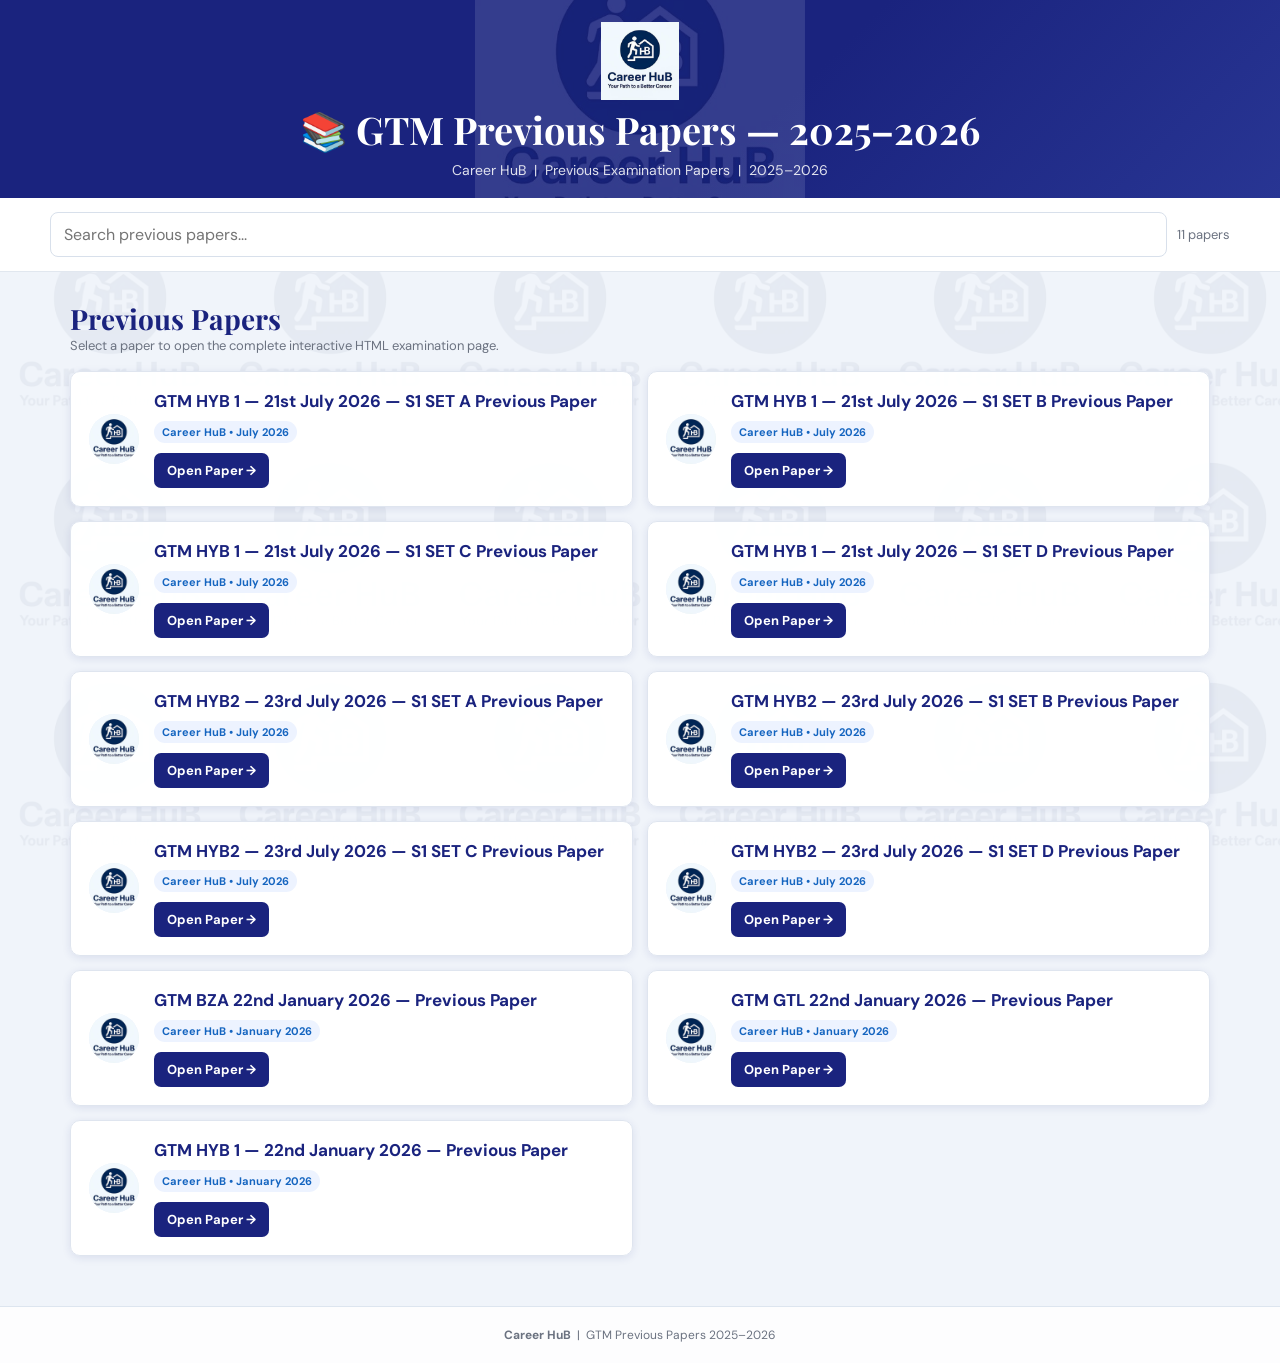
<file: index.html>
<!DOCTYPE html><html lang="en"><head><meta charset="UTF-8"><meta name="viewport" content="width=device-width,initial-scale=1.0"><title>GTM Previous Papers 2025–2026 — Career HuB</title><link href="https://fonts.googleapis.com/css2?family=DM+Sans:wght@400;500;600;700&family=Playfair+Display:wght@700&display=swap" rel="stylesheet"><link rel="stylesheet" href="style.css"><script src="script.js" defer></script></head><body><header class="header"><img class="header-logo" src="[data-uri]" alt="Career HuB"><h1>📚 GTM Previous Papers — 2025–2026</h1><p>Career HuB &nbsp;|&nbsp; Previous Examination Papers &nbsp;|&nbsp; 2025–2026</p></header><div class="controls"><div class="controls-inner"><input class="search" id="searchBox" type="search" placeholder="Search previous papers..."><span class="count" id="paperCount"></span></div></div><main class="container"><div class="heading-row"><div><h2>Previous Papers</h2><p>Select a paper to open the complete interactive HTML examination page.</p></div></div><section class="grid" aria-label="Previous papers"><article class="card" data-title="GTM HYB 1 — 21st July 2026 — S1 SET A Previous Paper"><img class="logo-small" src="[data-uri]" alt="Career HuB"><div class="card-main"><h3>GTM HYB 1 — 21st July 2026 — S1 SET A Previous Paper</h3><span class="badge">Career HuB • July 2026</span><br><a class="open" href="GTM_HYB_1_21stJul26S1_SET_A_Previous_Paper.html">Open Paper →</a></div></article>
<article class="card" data-title="GTM HYB 1 — 21st July 2026 — S1 SET B Previous Paper"><img class="logo-small" src="[data-uri]" alt="Career HuB"><div class="card-main"><h3>GTM HYB 1 — 21st July 2026 — S1 SET B Previous Paper</h3><span class="badge">Career HuB • July 2026</span><br><a class="open" href="GTM_HYB_1_21stJul26S1_SET_B_Previous_Paper.html">Open Paper →</a></div></article>
<article class="card" data-title="GTM HYB 1 — 21st July 2026 — S1 SET C Previous Paper"><img class="logo-small" src="[data-uri]" alt="Career HuB"><div class="card-main"><h3>GTM HYB 1 — 21st July 2026 — S1 SET C Previous Paper</h3><span class="badge">Career HuB • July 2026</span><br><a class="open" href="GTM_HYB_1_21stJul26S1_SET_C_Previous_Paper.html">Open Paper →</a></div></article>
<article class="card" data-title="GTM HYB 1 — 21st July 2026 — S1 SET D Previous Paper"><img class="logo-small" src="[data-uri]" alt="Career HuB"><div class="card-main"><h3>GTM HYB 1 — 21st July 2026 — S1 SET D Previous Paper</h3><span class="badge">Career HuB • July 2026</span><br><a class="open" href="GTM_HYB_1_21stJul26S1_SET_D_Previous_Paper.html">Open Paper →</a></div></article>
<article class="card" data-title="GTM HYB2 — 23rd July 2026 — S1 SET A Previous Paper"><img class="logo-small" src="[data-uri]" alt="Career HuB"><div class="card-main"><h3>GTM HYB2 — 23rd July 2026 — S1 SET A Previous Paper</h3><span class="badge">Career HuB • July 2026</span><br><a class="open" href="GTM_HYB2_23rdJul26S1_SET_A.html">Open Paper →</a></div></article>
<article class="card" data-title="GTM HYB2 — 23rd July 2026 — S1 SET B Previous Paper"><img class="logo-small" src="[data-uri]" alt="Career HuB"><div class="card-main"><h3>GTM HYB2 — 23rd July 2026 — S1 SET B Previous Paper</h3><span class="badge">Career HuB • July 2026</span><br><a class="open" href="GTM_HYB2_23rdJul26S1_SET_B.html">Open Paper →</a></div></article>
<article class="card" data-title="GTM HYB2 — 23rd July 2026 — S1 SET C Previous Paper"><img class="logo-small" src="[data-uri]" alt="Career HuB"><div class="card-main"><h3>GTM HYB2 — 23rd July 2026 — S1 SET C Previous Paper</h3><span class="badge">Career HuB • July 2026</span><br><a class="open" href="GTM_HYB2_23rdJul26S1_SET_C.html">Open Paper →</a></div></article>
<article class="card" data-title="GTM HYB2 — 23rd July 2026 — S1 SET D Previous Paper"><img class="logo-small" src="[data-uri]" alt="Career HuB"><div class="card-main"><h3>GTM HYB2 — 23rd July 2026 — S1 SET D Previous Paper</h3><span class="badge">Career HuB • July 2026</span><br><a class="open" href="GTM_HYB2_23rdJul26S1_SET_D.html">Open Paper →</a></div></article>
<article class="card" data-title="GTM BZA 22nd January 2026 — Previous Paper"><img class="logo-small" src="[data-uri]" alt="Career HuB"><div class="card-main"><h3>GTM BZA 22nd January 2026 — Previous Paper</h3><span class="badge">Career HuB • January 2026</span><br><a class="open" href="GTM_BZA_22ndJan25(1).html">Open Paper →</a></div></article>
<article class="card" data-title="GTM GTL 22nd January 2026 — Previous Paper "><img class="logo-small" src="[data-uri]" alt="Career HuB"><div class="card-main"><h3>GTM GTL 22nd January 2026 — Previous Paper</h3><span class="badge">Career HuB • January 2026</span><br><a class="open" href="GTM_GTL_22ndJan25(1).html">Open Paper →</a></div></article>
<article class="card" data-title="GTM HYB 1 — 22nd January 2026 — Previous Paper"><img class="logo-small" src="[data-uri]" alt="Career HuB"><div class="card-main"><h3>GTM HYB 1 — 22nd January 2026 — Previous Paper</h3><span class="badge">Career HuB • January 2026</span><br><a class="open" href="GTM_HYB_1_22ndJan25(1).html">Open Paper →</a></div></article></section><div id="empty" class="empty">No previous paper matches your search.</div></main><footer class="footer"><strong>Career HuB</strong> &nbsp;|&nbsp; GTM Previous Papers 2025–2026</footer></body></html>
</file>
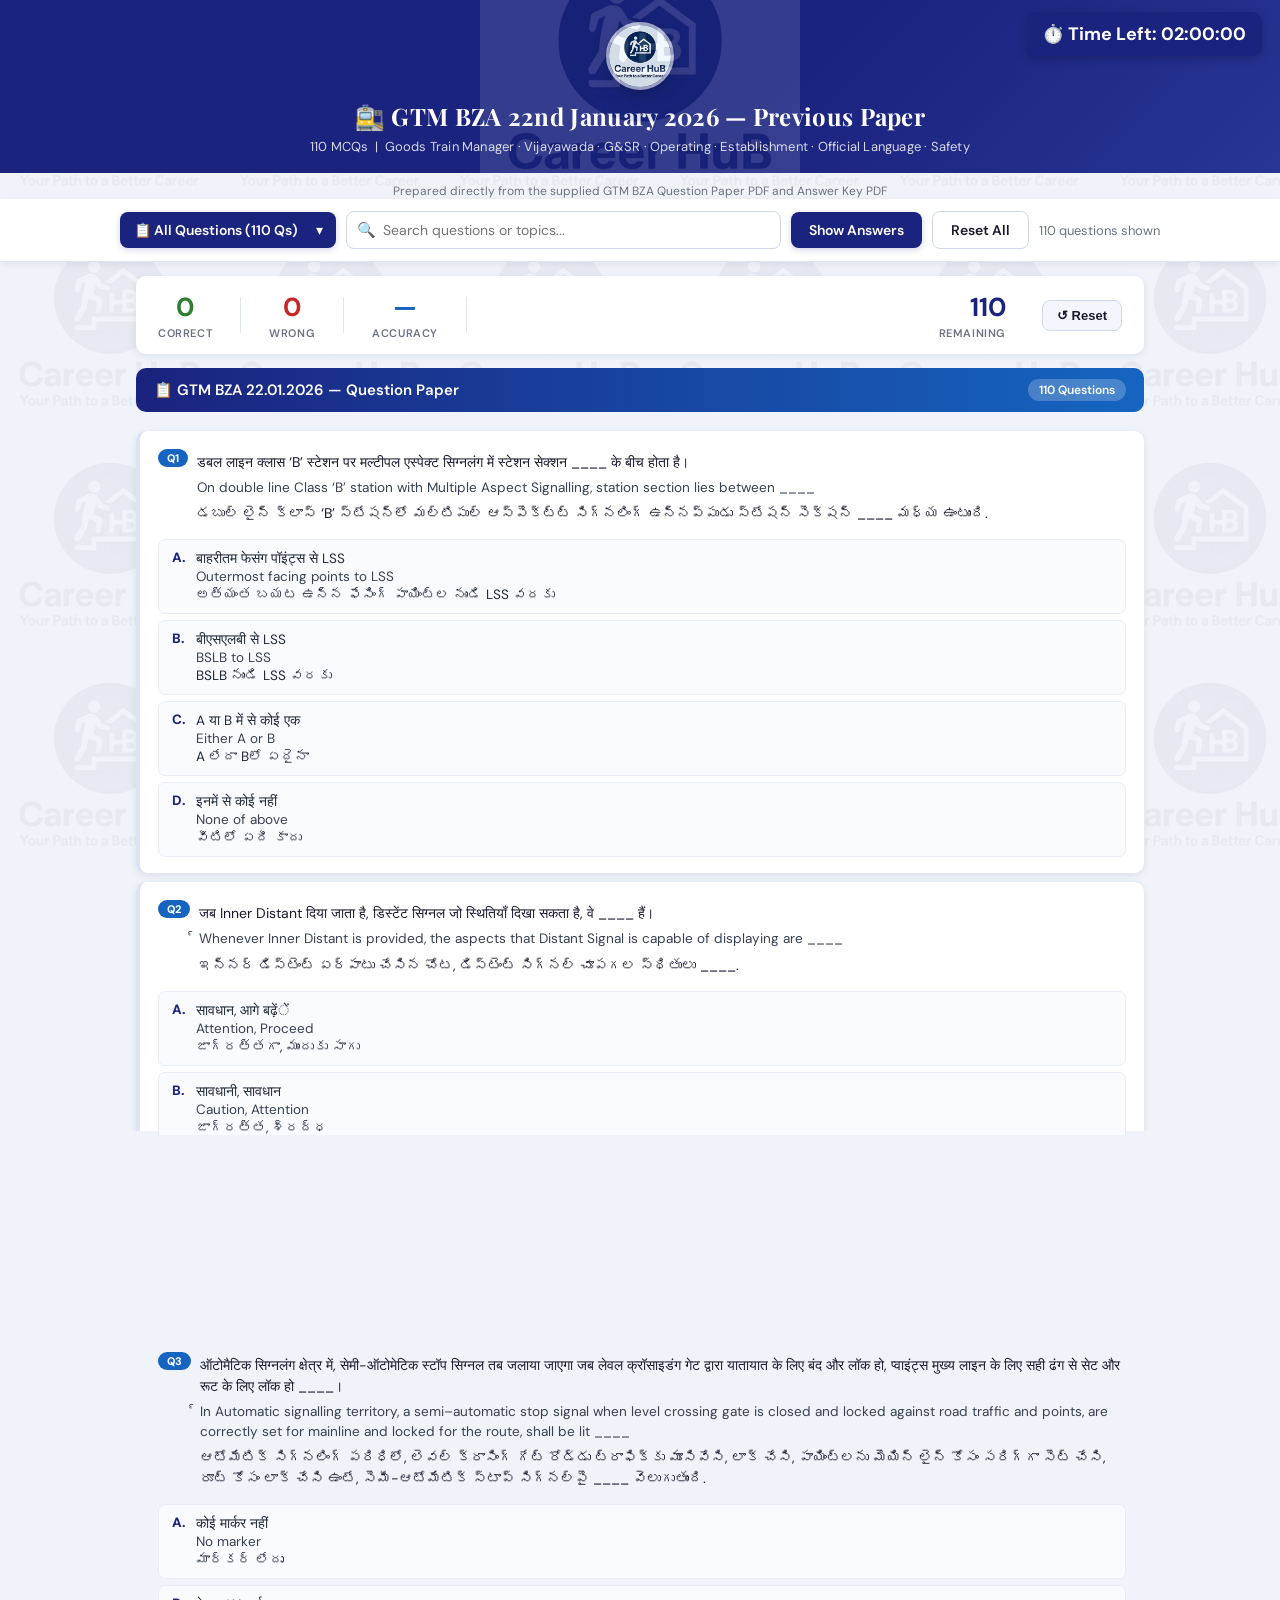
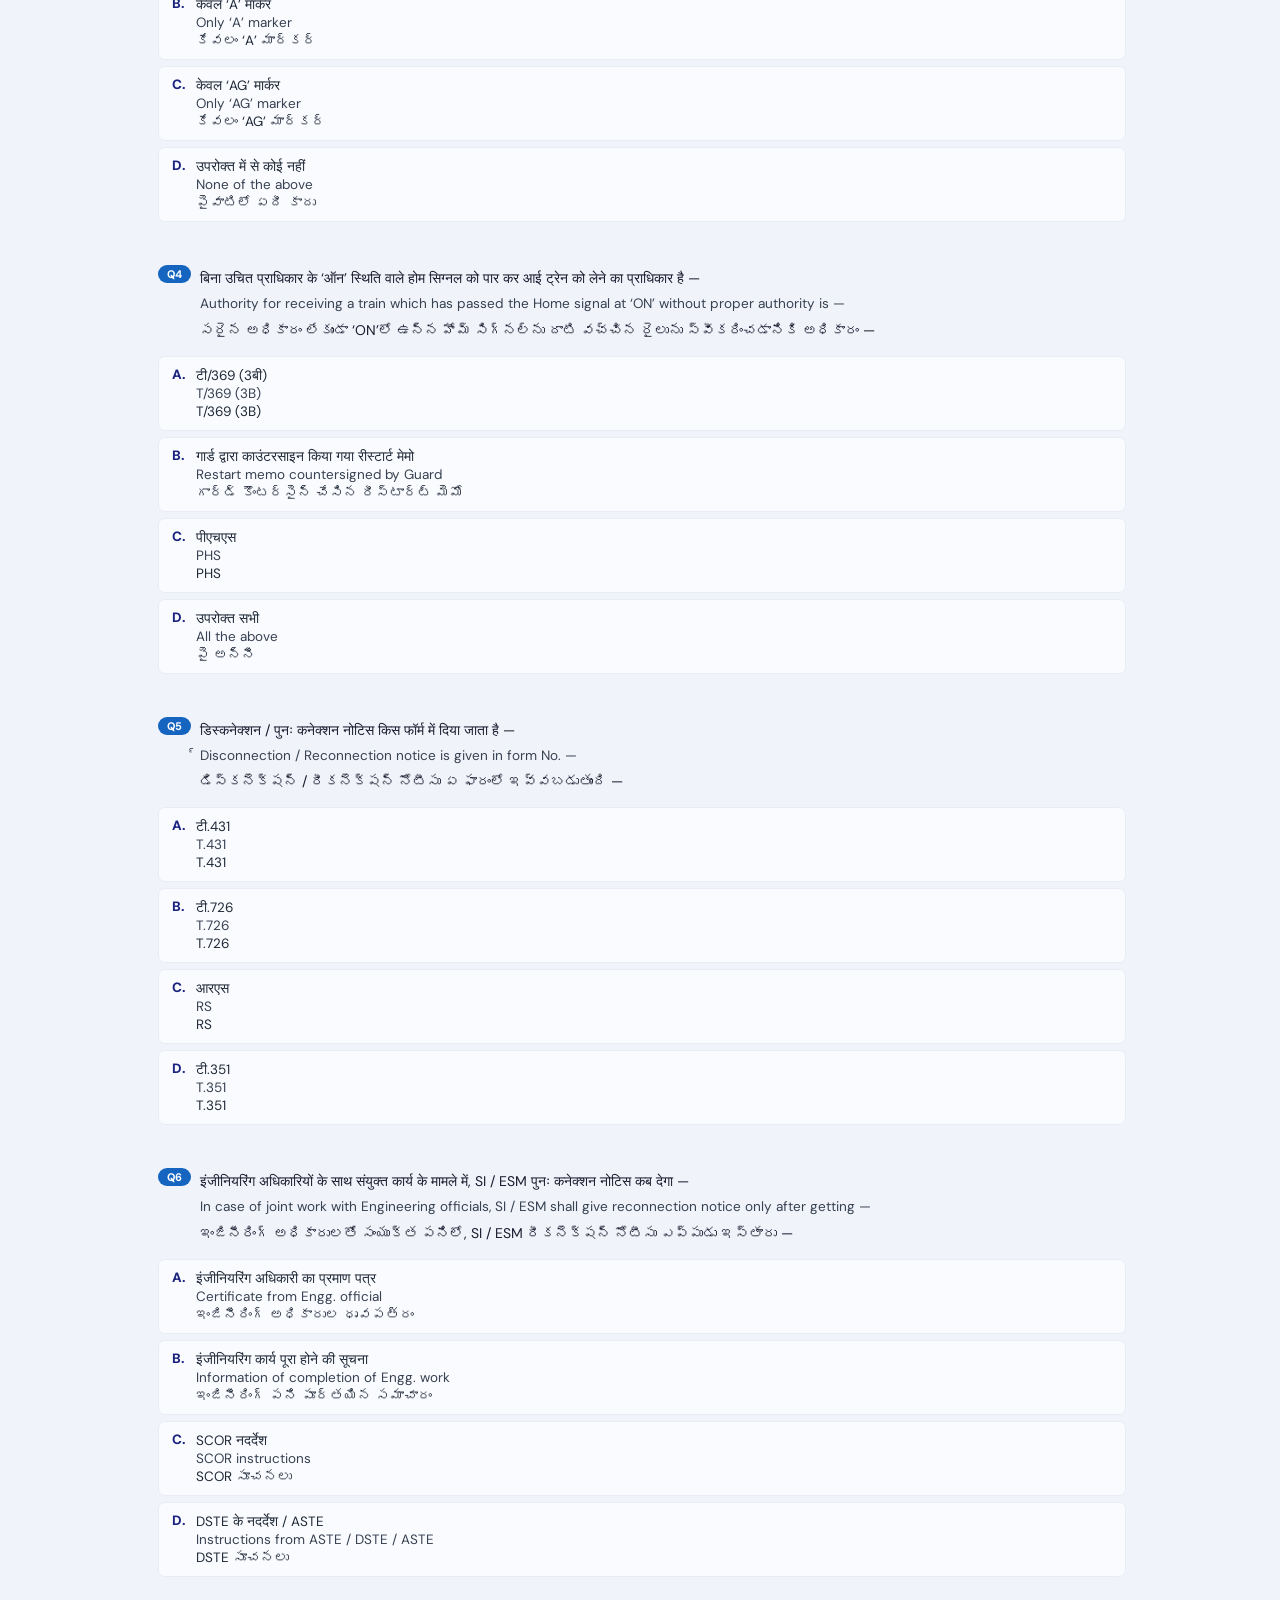
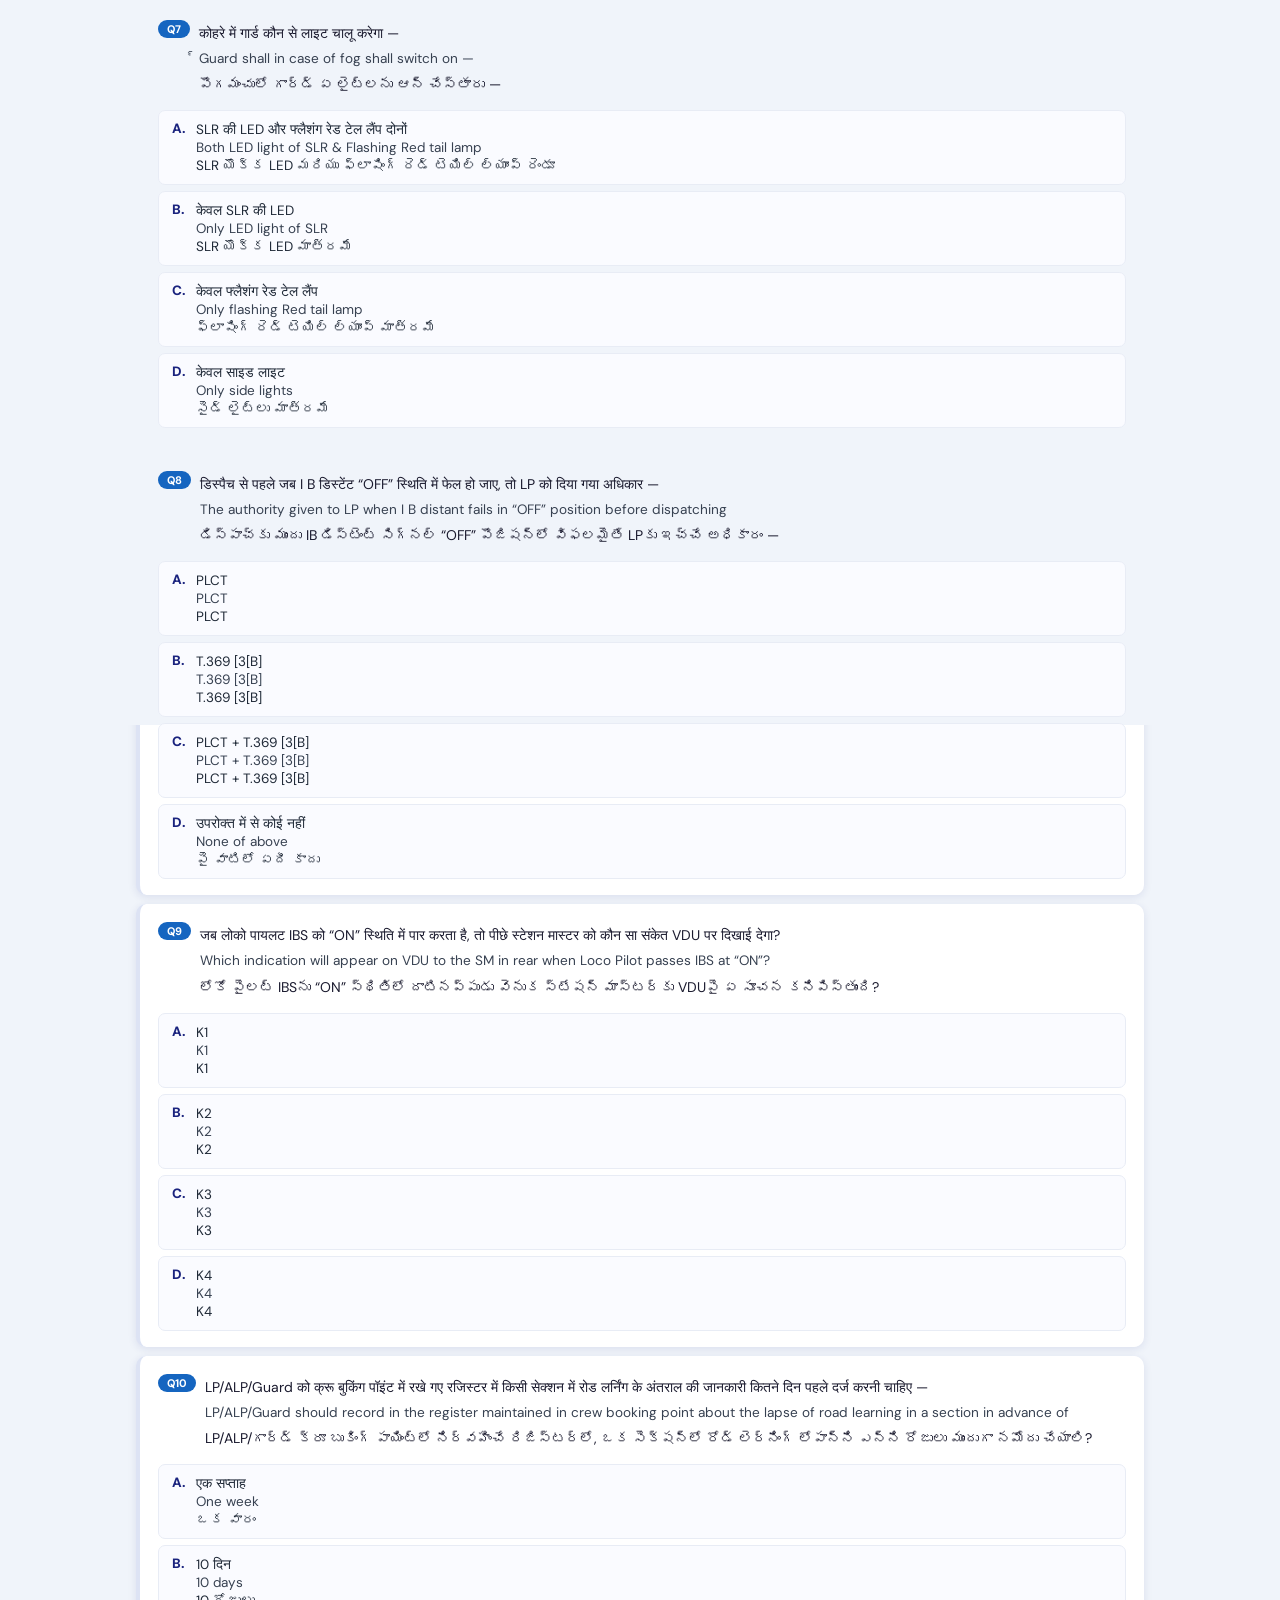
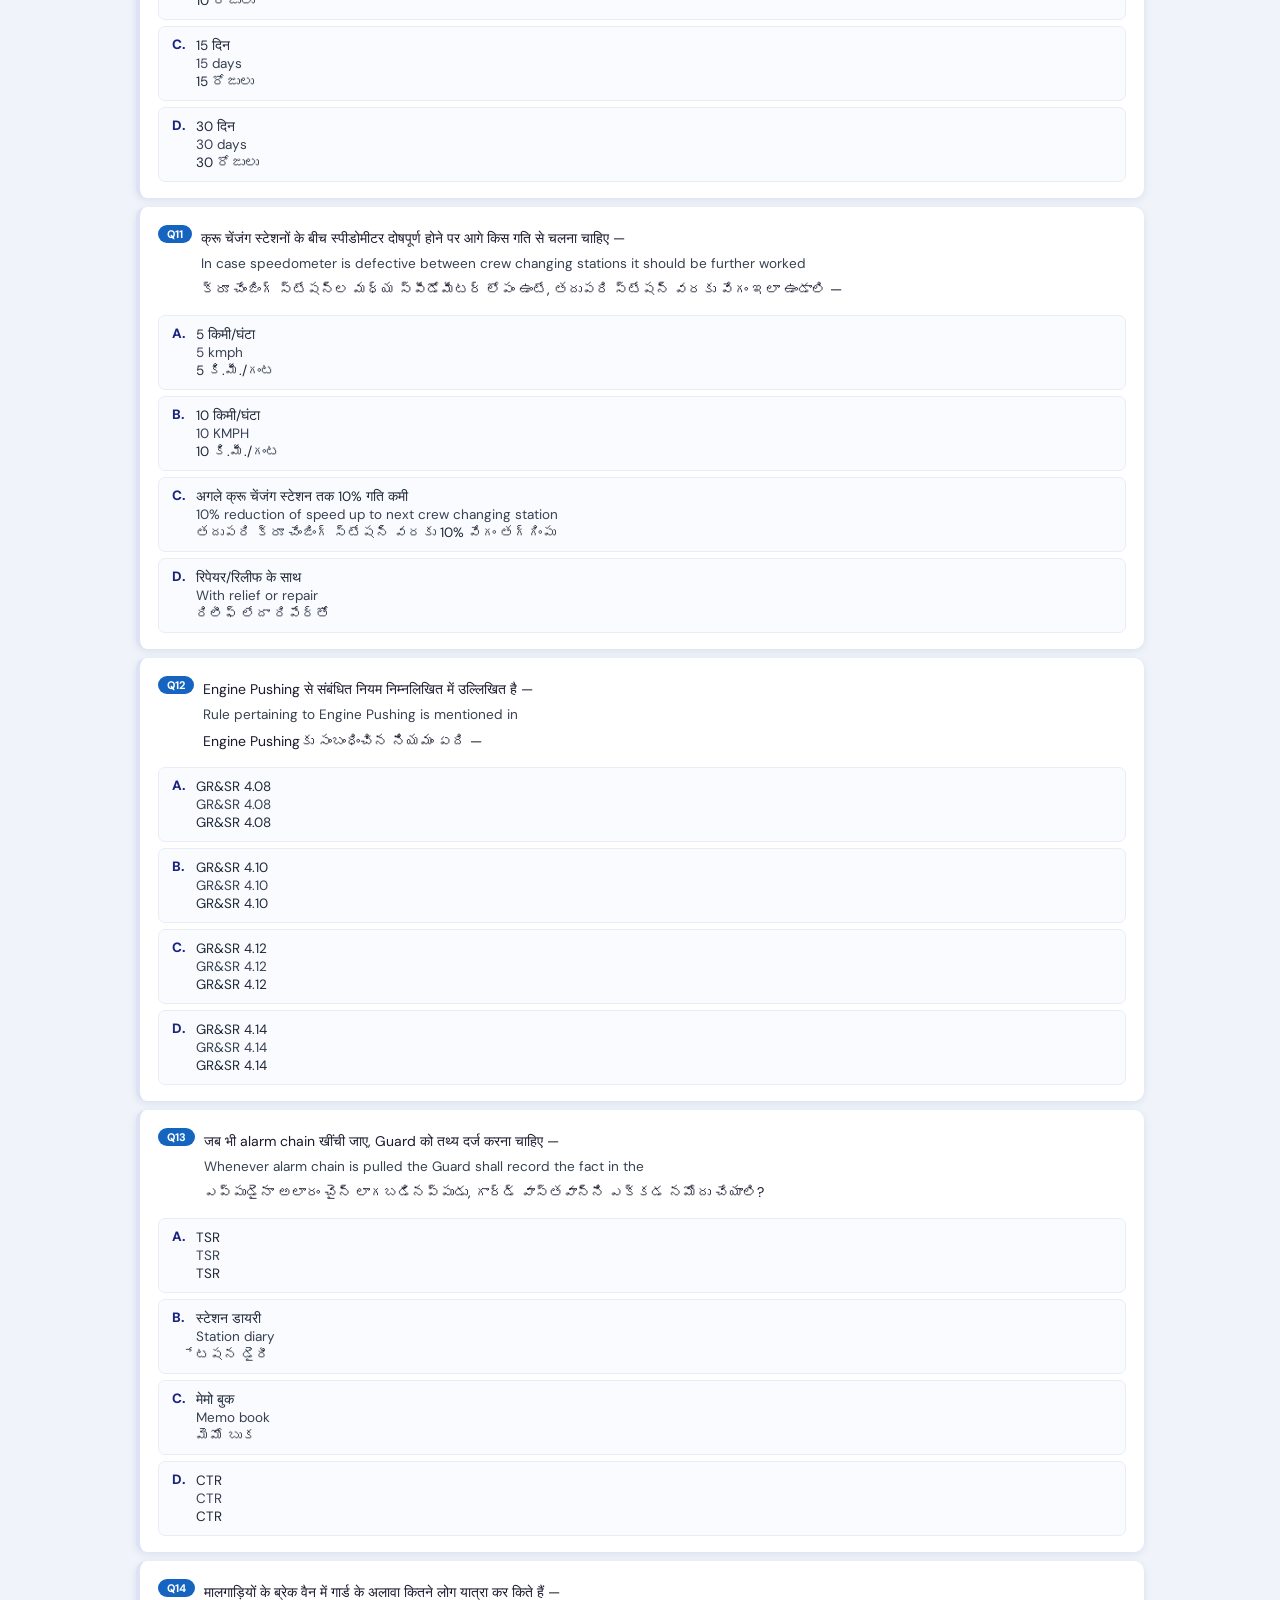
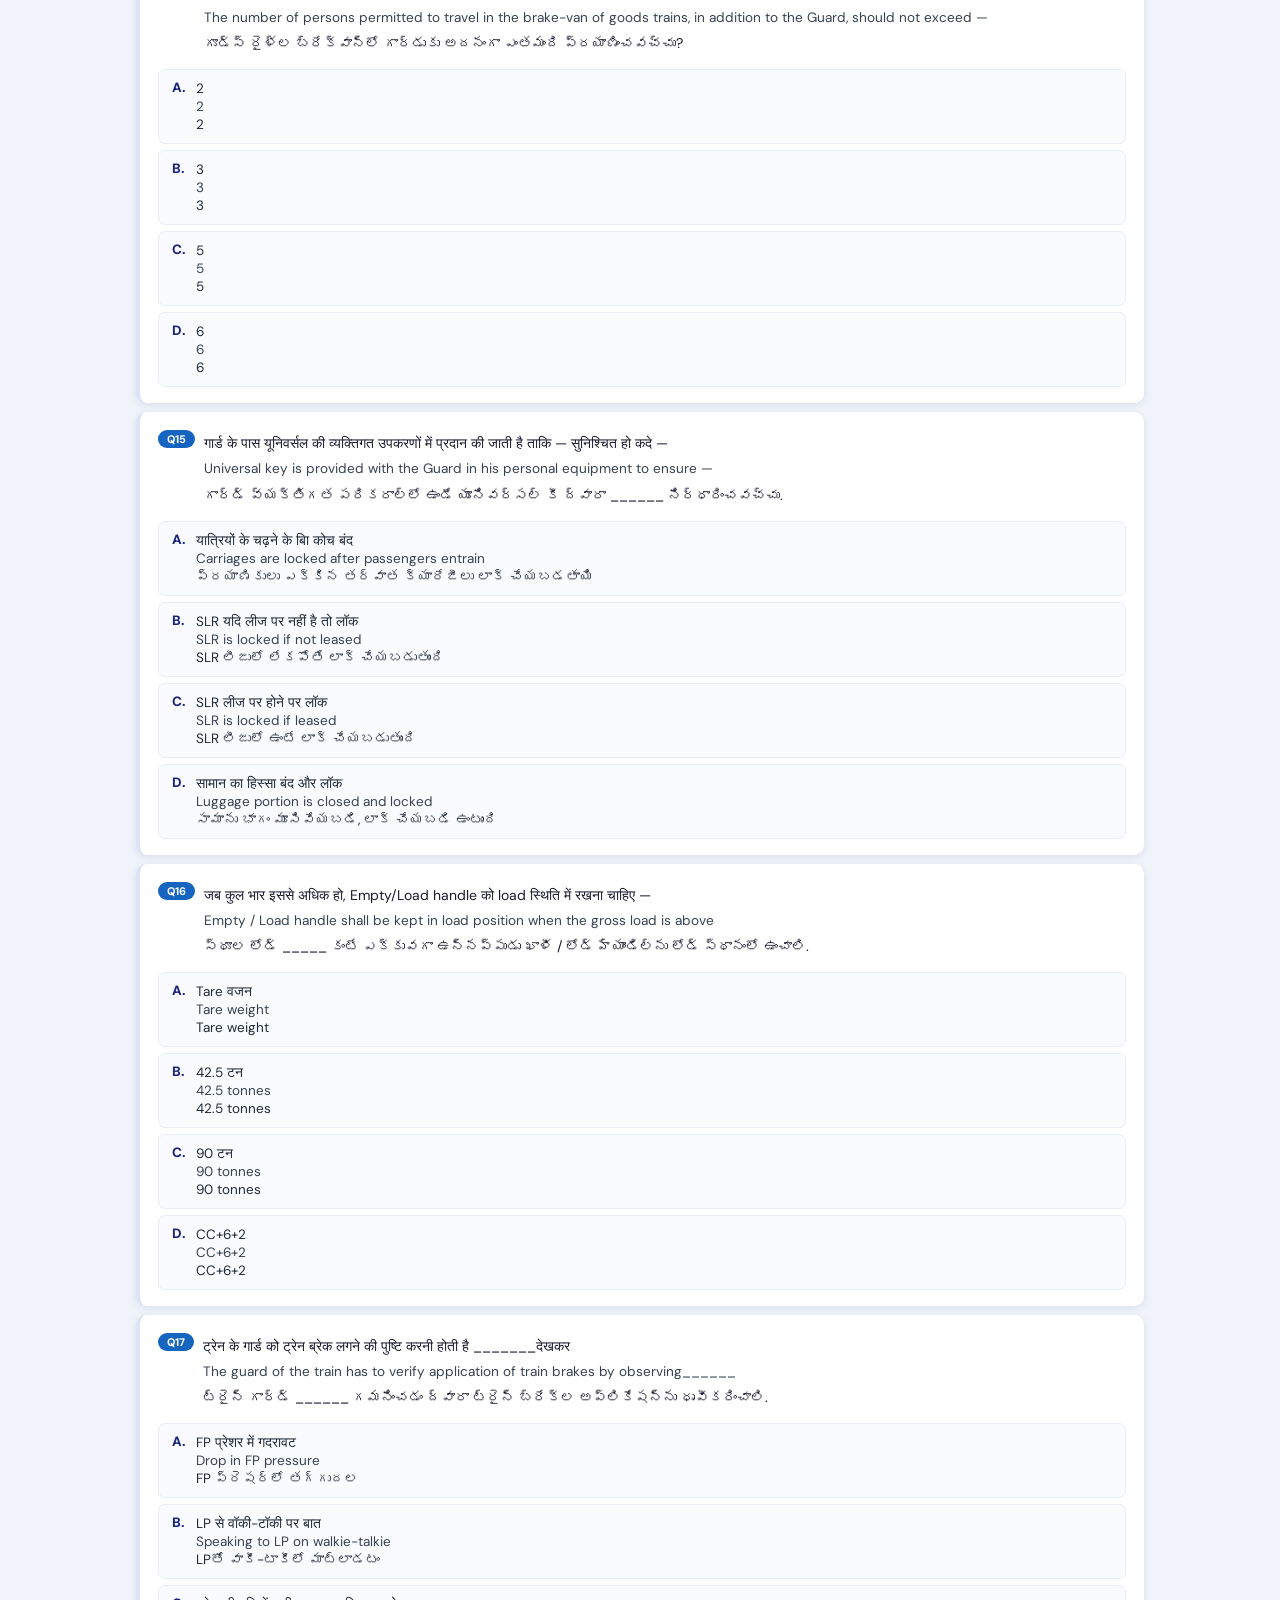
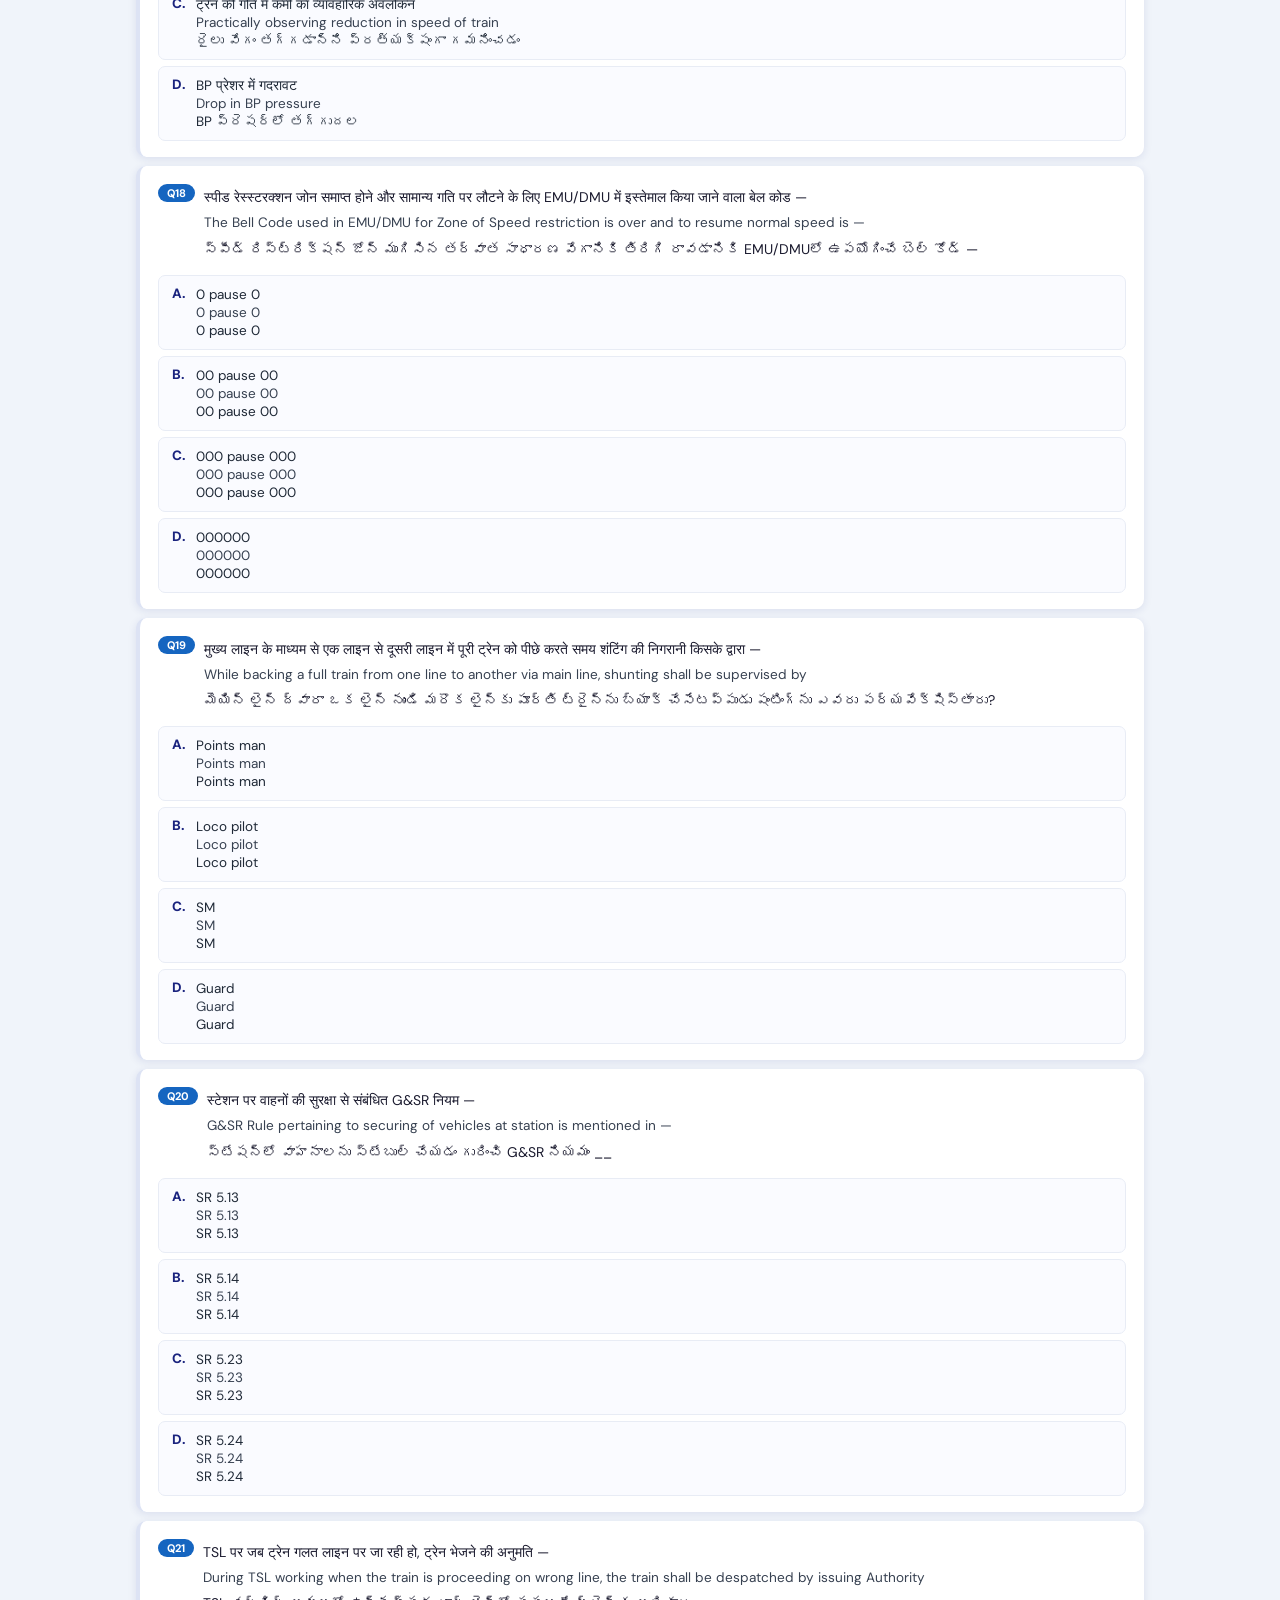
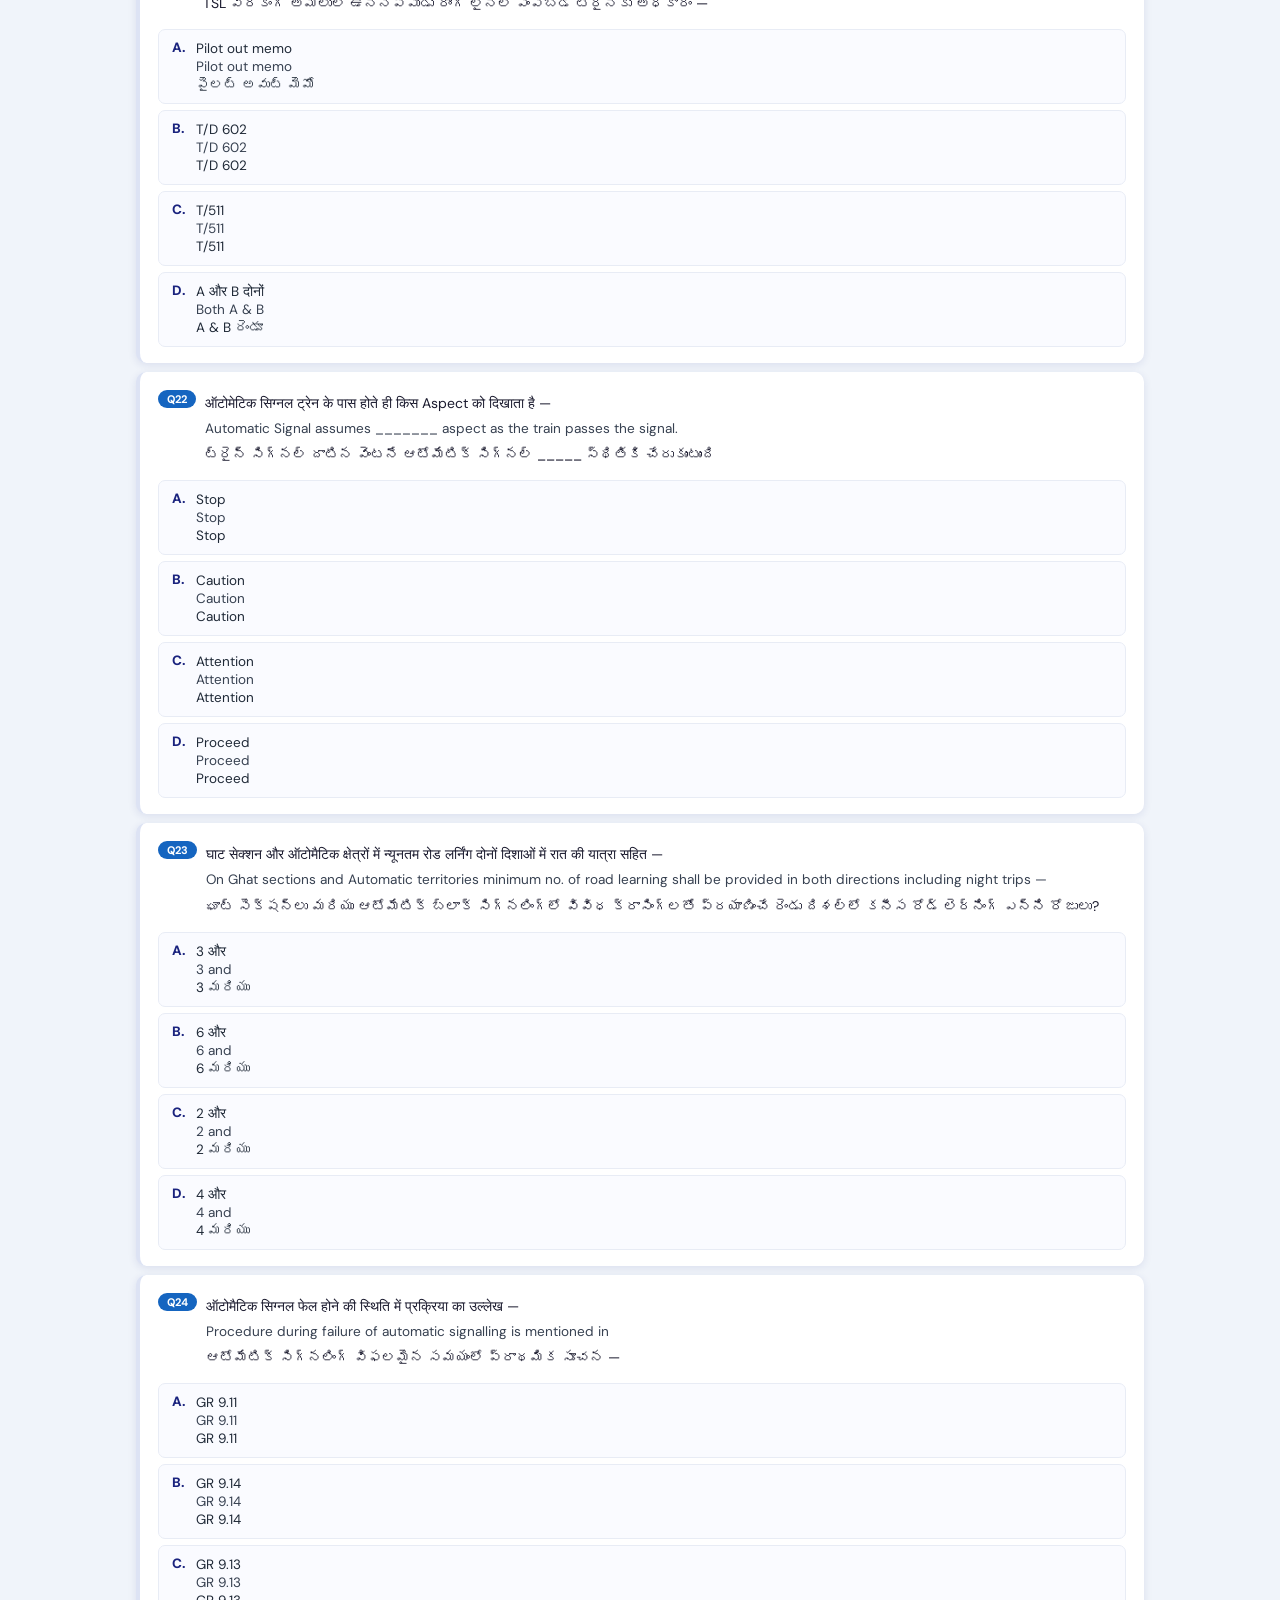
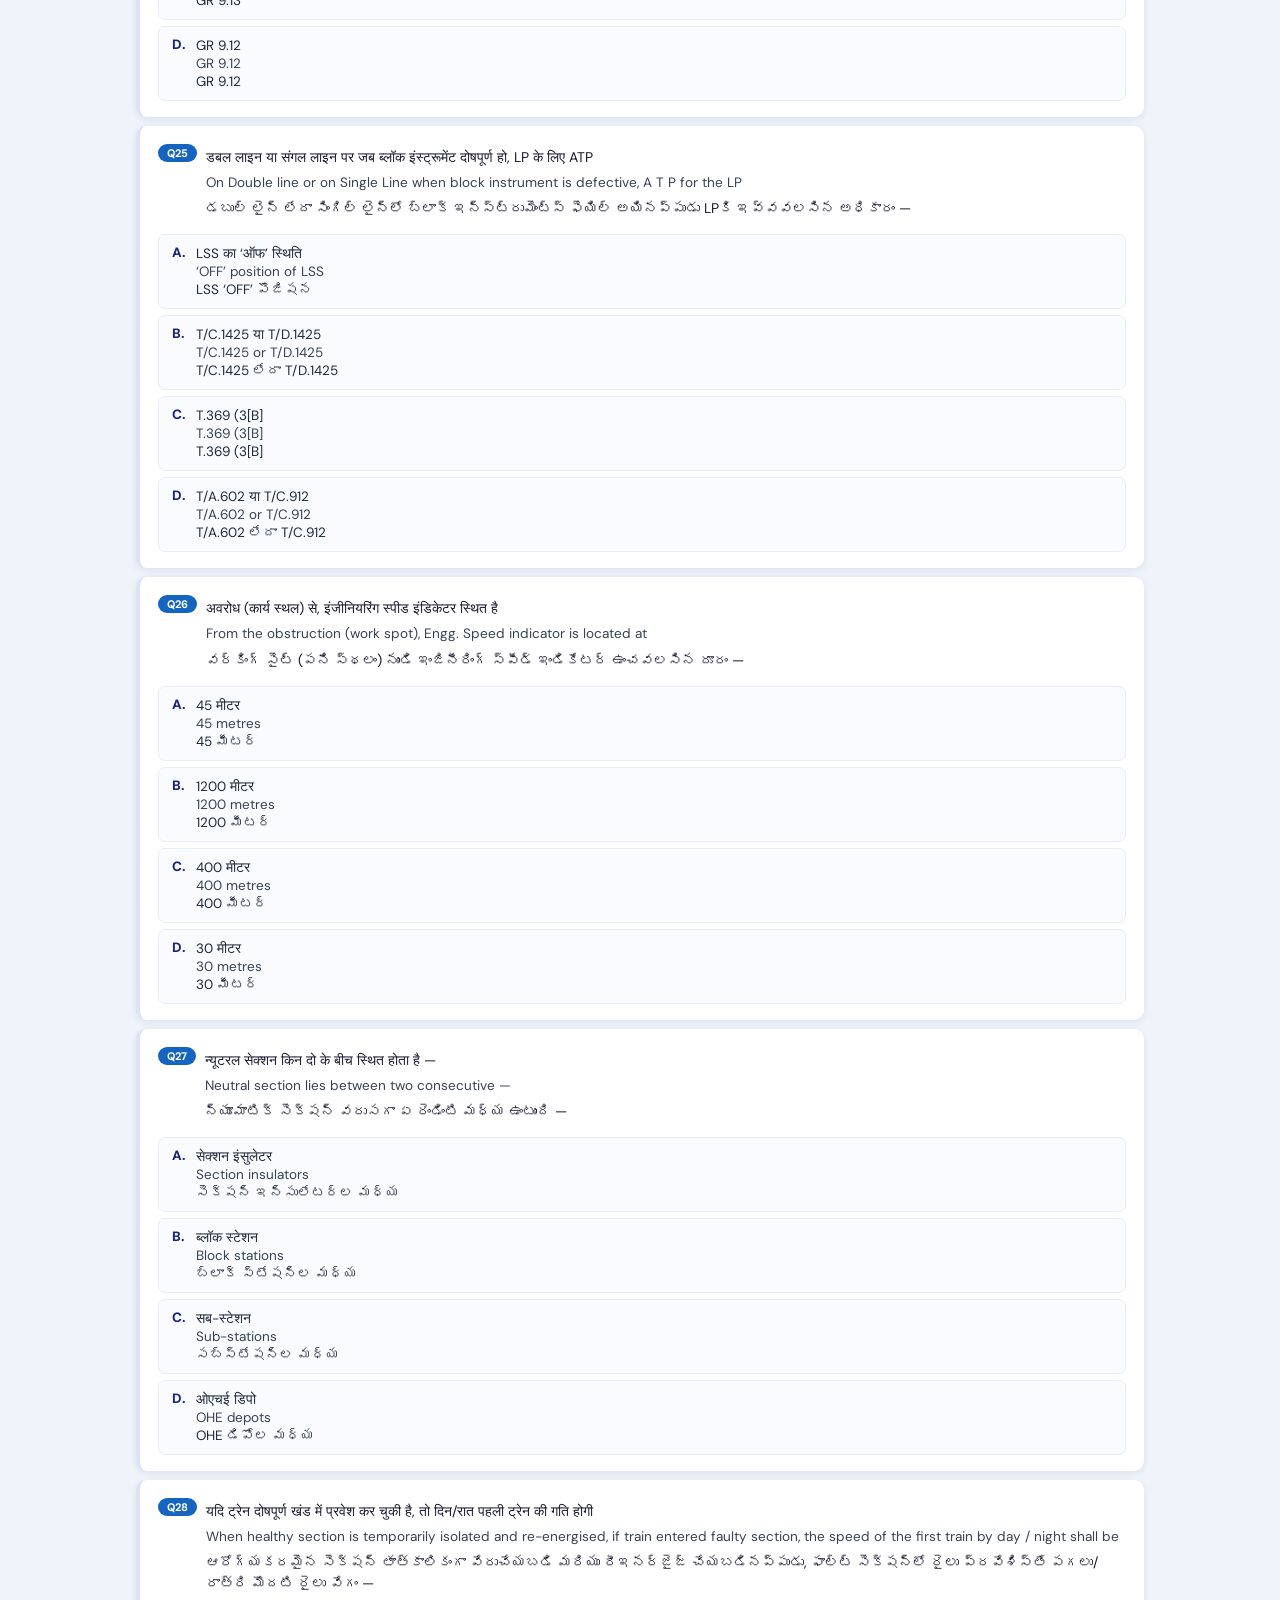
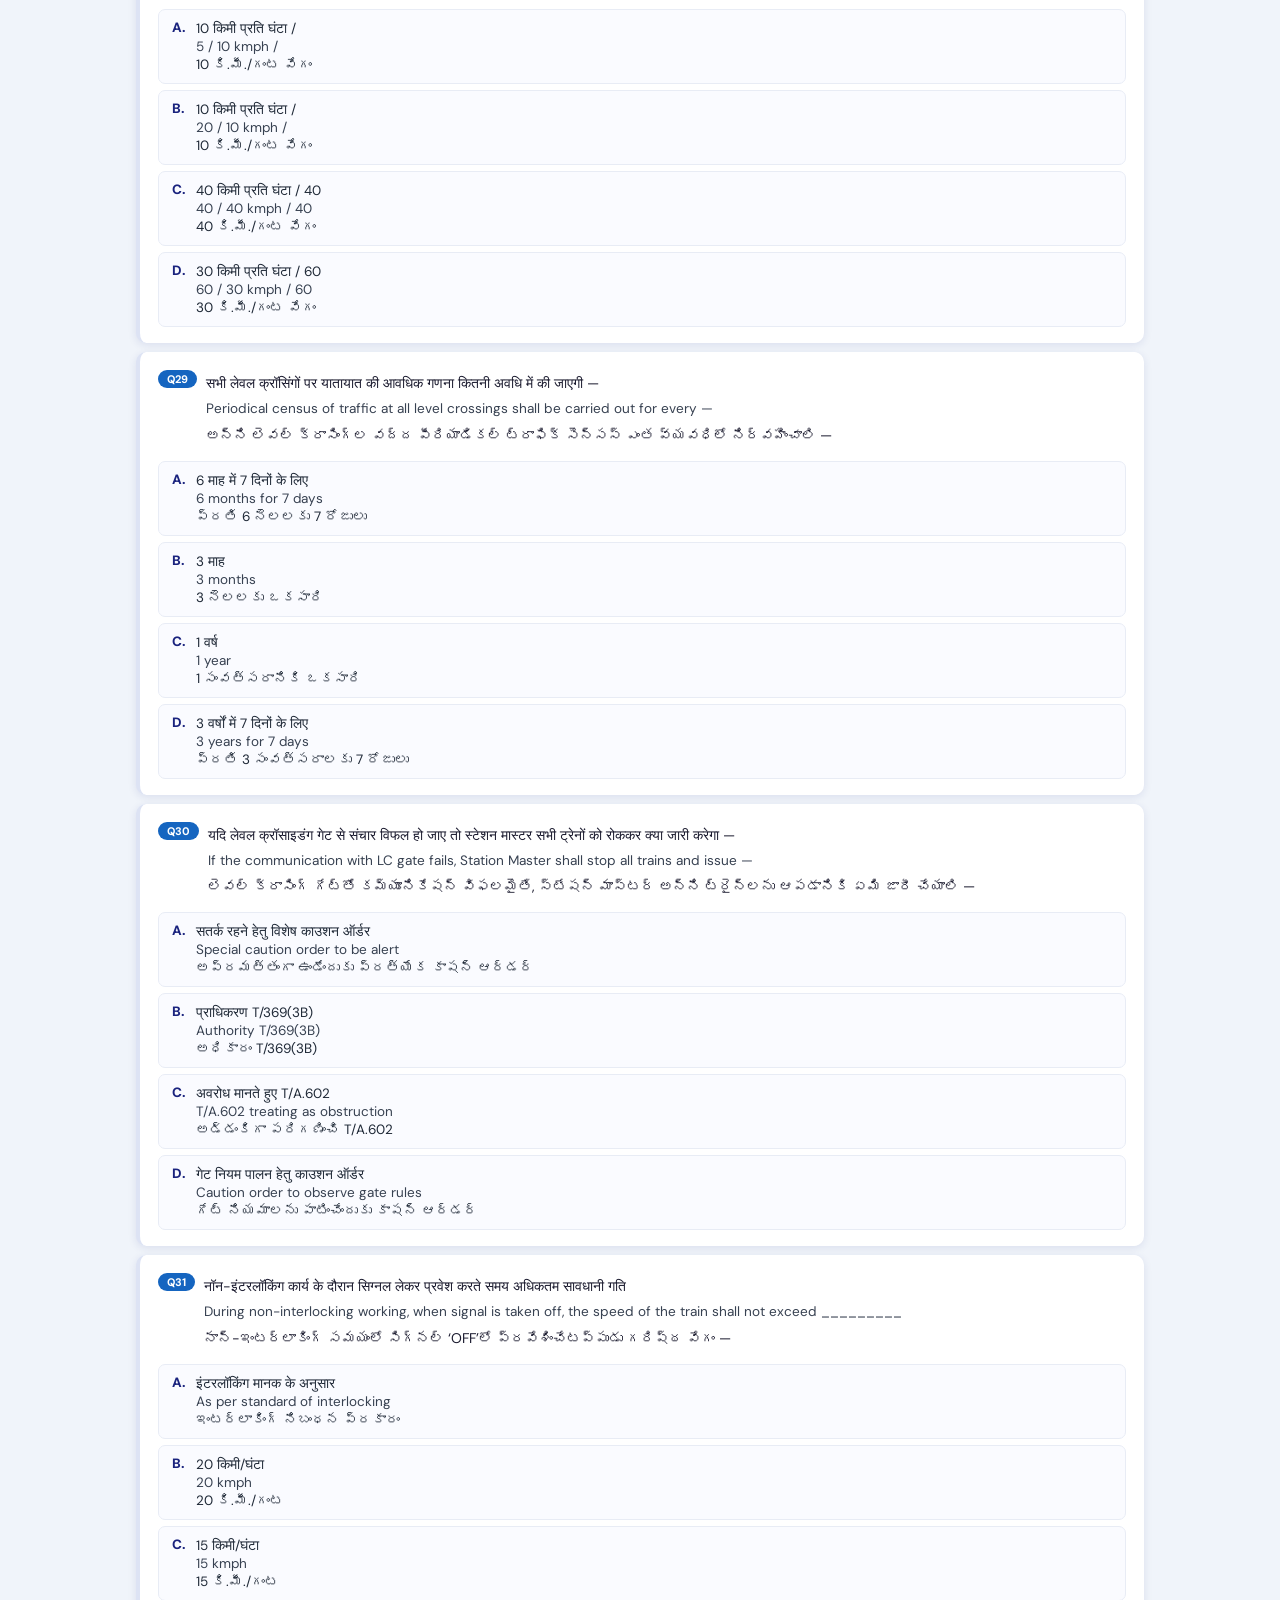
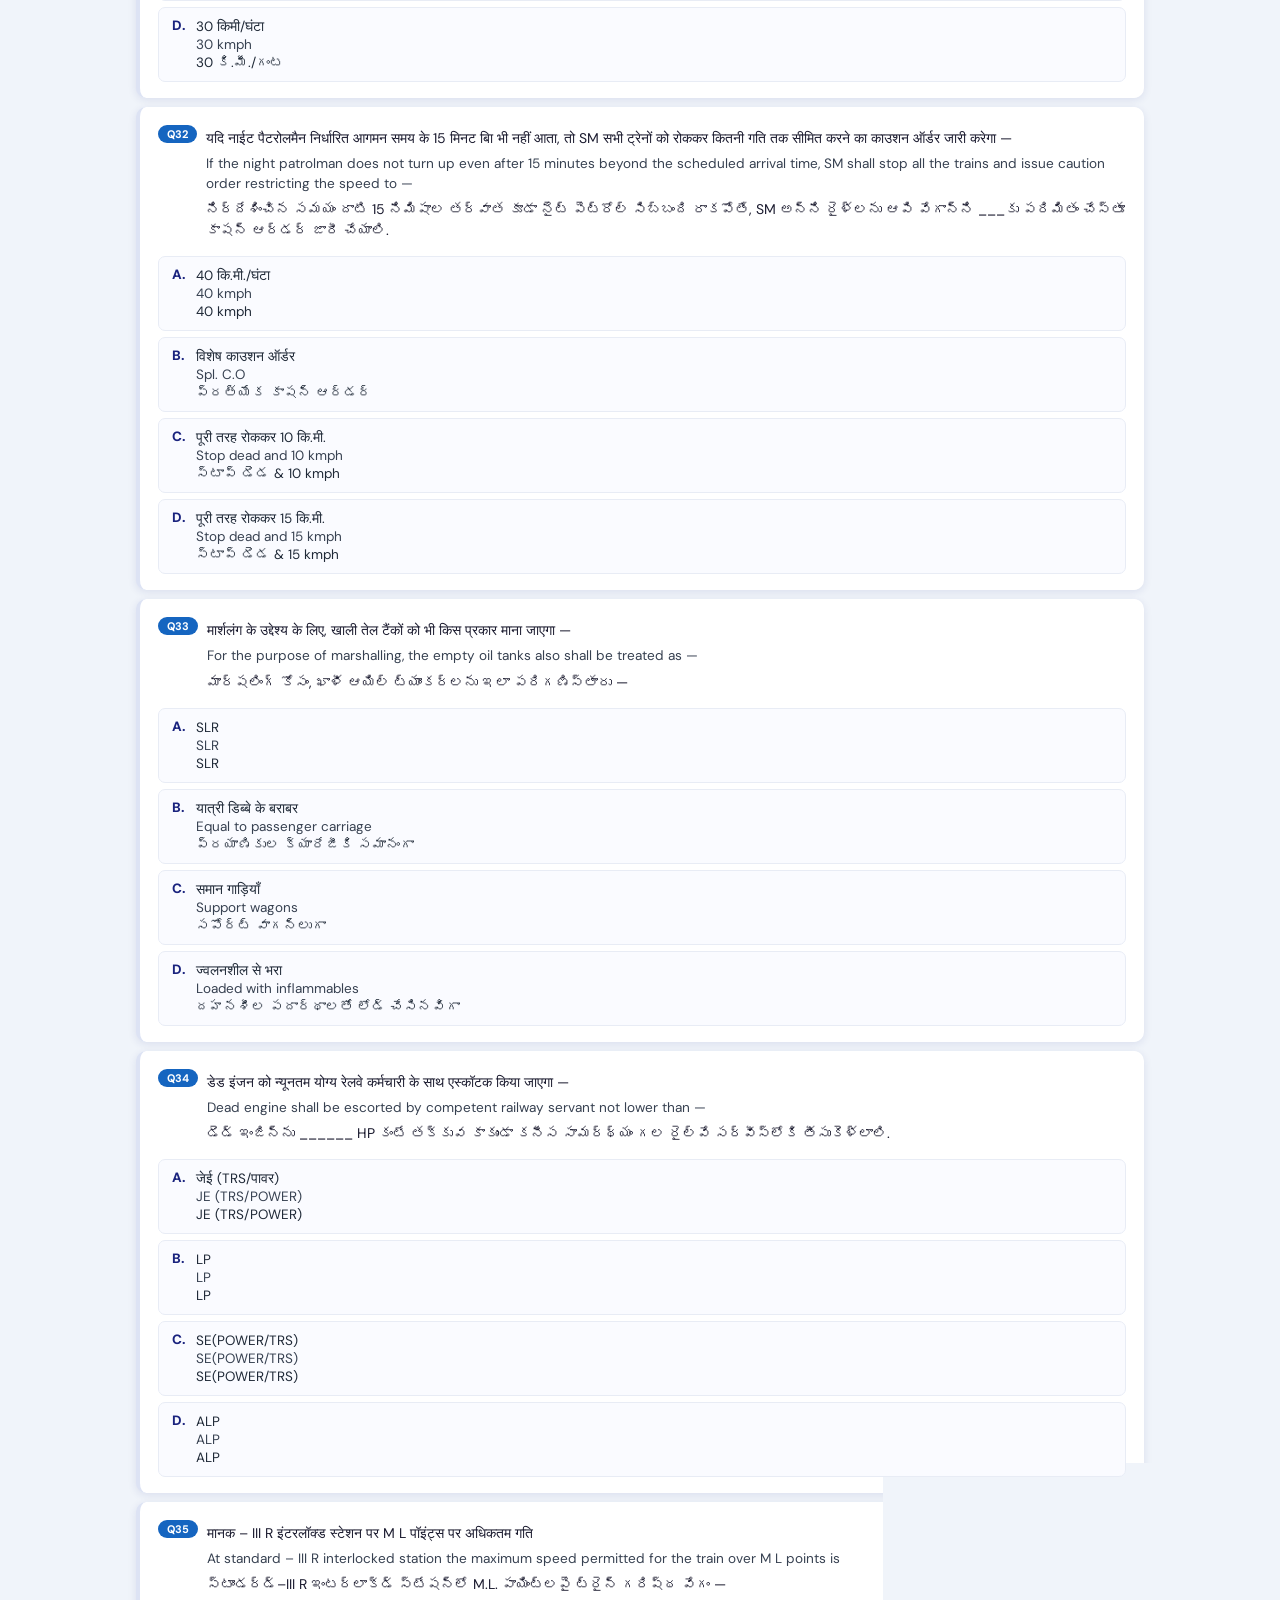
<file: GTM_BZA_22ndJan25(1).html>
<!DOCTYPE html>

<html lang="en">
<head>
<meta charset="utf-8"/>
<meta content="width=device-width,initial-scale=1.0" name="viewport"/>
<title>GTM BZA 22nd January 2026 — Previous Paper </title>
<link href="https://fonts.googleapis.com/css2?family=DM+Sans:wght@400;500;600;700&amp;family=Playfair+Display:wght@700&amp;display=swap" rel="stylesheet"/>
<style>
*{box-sizing:border-box;margin:0;padding:0}:root{
  --navy:#1a237e;--blue:#1565c0;
  --green-bg:#e8f5e9;--green-border:#4caf50;--green-text:#1b5e20;
  --card:#fff;--bg:#f0f4fa;--text:#1a1a2e;--muted:#6b7280;
  --radius:10px;--shadow:0 2px 8px rgba(26,35,126,.10);
}
*{box-sizing:border-box;margin:0;padding:0}
body{font-family:'Noto Sans Devanagari','Noto Sans Telugu','DM Sans',sans-serif;background:var(--bg);color:var(--text);min-height:100vh;position:relative;}
body::before{content:'';position:fixed;top:0;left:0;right:0;bottom:0;background-image:url('[data-uri]');background-repeat:repeat;background-size:220px 220px;opacity:0.045;z-index:0;pointer-events:none;}
body > *{position:relative;z-index:1;}.header{background:linear-gradient(135deg,#1a237e 60%,#283593);color:white;padding:22px 24px 18px;text-align:center;position:relative;overflow:hidden;}.header::before{content:'';position:absolute;top:50%;left:50%;transform:translate(-50%,-50%);width:320px;height:320px;background-image:url('[data-uri]');background-size:contain;background-repeat:no-repeat;background-position:center;opacity:0.12;pointer-events:none;}.header h1{font-family:'Playfair Display',serif;font-size:24px;letter-spacing:.3px;margin-bottom:6px}.header p{font-size:13px;opacity:.82;letter-spacing:.2px}.header-logo{width:68px;height:68px;border-radius:50%;border:3px solid rgba(255,255,255,0.65);object-fit:cover;margin:0 auto 10px;display:block;box-shadow:0 4px 16px rgba(0,0,0,0.25);}.controls{background:white;border-bottom:1px solid #e0e6f0;padding:12px 16px;position:sticky;top:0;z-index:200;box-shadow:0 2px 8px rgba(0,0,0,.07)}.controls-inner{max-width:1040px;margin:0 auto;display:flex;gap:10px;align-items:center;flex-wrap:wrap}.select-wrap{position:relative;flex:0 0 auto}.select-wrap select{appearance:none;-webkit-appearance:none;background:var(--navy);color:white;border:none;border-radius:8px;padding:9px 38px 9px 14px;font-family:'DM Sans',sans-serif;font-size:14px;font-weight:600;cursor:pointer;outline:none;box-shadow:0 2px 6px rgba(26,35,126,.18)}.select-wrap::after{content:"▾";position:absolute;right:13px;top:50%;transform:translateY(-50%);color:white;pointer-events:none;font-size:14px}.search-wrap{position:relative;flex:1;min-width:180px}.search-wrap input{width:100%;padding:9px 14px 9px 36px;border:1.5px solid #d0d8ee;border-radius:8px;font-family:'DM Sans',sans-serif;font-size:14px;outline:none;color:var(--text);transition:border-color.2s,box-shadow.2s}.search-wrap input:focus{border-color:var(--blue);box-shadow:0 0 0 3px rgba(21,101,192,.12)}.search-icon{position:absolute;left:11px;top:50%;transform:translateY(-50%);color:#9ca3af;font-size:15px;pointer-events:none}.btn{border:none;border-radius:8px;padding:9px 18px;font-family:'DM Sans',sans-serif;font-size:14px;font-weight:600;cursor:pointer;transition:all.18s;white-space:nowrap}.btn-primary{background:var(--navy);color:white;box-shadow:0 2px 6px rgba(26,35,126,.2)}.btn-primary:hover{background:#283593;transform:translateY(-1px)}.btn-outline{background:white;color:var(--text);border:1.5px solid #d0d8ee}.btn-outline:hover{background:#f3f6fc;border-color:#b0bcdf}.q-count-label{font-size:13px;color:var(--muted);margin-left:auto;white-space:nowrap}.score-bar{max-width:1040px;margin:14px auto 0;padding:0 16px}.score-card{background:white;border-radius:var(--radius);box-shadow:var(--shadow);padding:14px 22px;display:flex;align-items:center;gap:28px;flex-wrap:wrap}.score-item{text-align:center}.score-val{font-size:26px;font-weight:700;color:var(--navy)}.score-val.correct{color:#2e7d32}.score-val.wrong{color:#c62828}.score-val.acc{color:var(--blue)}.score-label{font-size:11px;color:var(--muted);font-weight:600;text-transform:uppercase;letter-spacing:.6px;margin-top:2px}.divider{width:1px;height:36px;background:#e0e6f0}.score-remaining{margin-left:auto;text-align:right}.score-remaining.score-val{font-size:22px;color:#555}.reset-btn{margin-left:8px;background:#f3f6fc;border:1.5px solid #d0d8ee;border-radius:8px;padding:7px 14px;font-size:13px;font-weight:600;cursor:pointer;color:var(--text);transition:all.18s;display:flex;align-items:center;gap:5px}.reset-btn:hover{background:#e8edf8;border-color:#b0bcdf}.cat-header{max-width:1040px;margin:14px auto 2px;padding:0 16px}.cat-title{background:linear-gradient(90deg,var(--navy),var(--blue));color:white;border-radius:var(--radius);padding:11px 18px;display:flex;justify-content:space-between;align-items:center}.cat-title h2{font-size:15px;font-weight:600}.cat-badge{background:rgba(255,255,255,.22);padding:3px 11px;border-radius:12px;font-size:12px;font-weight:600}.container{max-width:1040px;margin:0 auto;padding:8px 16px 48px}.q-block{background:var(--card);margin:9px 0;padding:16px 18px;border-radius:var(--radius);box-shadow:var(--shadow);border-left:4px solid #dde3f4;transition:border-color.2s}.q-block.answered{border-left-color:var(--blue)}.q-header{display:flex;gap:9px;margin-bottom:10px;align-items:flex-start}.q-num{background:var(--blue);color:white;padding:2px 9px;border-radius:12px;font-size:11px;font-weight:700;white-space:nowrap;flex-shrink:0;margin-top:2px}.q-rule{background:#e8edf8;color:var(--navy);padding:2px 9px;border-radius:12px;font-size:10px;font-weight:600;white-space:nowrap;flex-shrink:0;margin-top:2px;display:none}.q-rule.revealed{display:inline-block}.q-text{font-size:14px;line-height:1.65;color:var(--text)}.options{display:grid;gap:6px;margin-top:10px}.option{padding:9px 13px;border-radius:7px;font-size:13.5px;display:flex;align-items:flex-start;gap:8px;cursor:pointer;transition:all.15s;border:1.5px solid #e8ecf5;background:#fafbff;user-select:none}.option:hover:not(.locked){background:#eef2ff;border-color:#c0caee}.option.selected-wrong{background:#fff3f3;border-color:#f44336;color:#b71c1c}.option.selected-wrong.opt-letter{color:#f44336;font-weight:700}.option.correct-reveal{background:var(--green-bg);border-color:var(--green-border);color:var(--green-text)}.option.correct-reveal.opt-letter{color:#2e7d32;font-weight:700}.option.dimmed{opacity:.5}.opt-letter{flex-shrink:0;font-weight:600;color:var(--blue);min-width:16px}.opt-icon{flex-shrink:0;font-size:15px;margin-top:1px}.option.ans-correct{background:var(--green-bg);border-color:var(--green-border);color:var(--green-text)}.option.ans-correct.opt-letter{color:#2e7d32;font-weight:700}.option.ans-wrong{background:#fafbff;border-color:#e8ecf5;color:#555;opacity:.7}.explanation{margin-top:10px;padding:10px 13px;background:#fffde7;border-left:3px solid #f9a825;border-radius:6px;font-size:12.5px;color:#555;line-height:1.6;display:none}.explanation.visible{display:block}.no-results{text-align:center;color:var(--muted);padding:40px;font-size:15px}.new-submit-bar{max-width:1060px;margin:16px auto 0;padding:0 16px 48px;}.new-submit-inner{background:white;border-radius:10px;box-shadow:0 2px 8px rgba(26,35,126,.10);padding:14px 22px;display:flex;align-items:center;justify-content:space-between;gap:14px;flex-wrap:wrap;border-left:4px solid #2e7d32;}.new-submit-hint{font-size:13px;color:#6b7280;flex:1;line-height:1.5;}.new-submit-hint strong{color:#1a237e;display:block;margin-bottom:2px;font-size:13.5px;}.btn-new-submit{border:none;border-radius:10px;padding:12px 28px;font-family:'DM Sans',sans-serif;font-size:15px;font-weight:700;cursor:pointer;background:linear-gradient(135deg,#1b5e20,#2e7d32);color:white;box-shadow:0 3px 12px rgba(27,94,32,.35);transition:all.2s;white-space:nowrap;}.btn-new-submit:hover{background:linear-gradient(135deg,#2e7d32,#388e3c);transform:translateY(-1px);}.modal-overlay{display:none;position:fixed;inset:0;background:rgba(10,18,60,.58);z-index:9999;align-items:center;justify-content:center;padding:16px}.modal-overlay.open{display:flex}.modal-box{background:white;border-radius:20px;max-width:490px;width:100%;padding:34px 28px 28px;text-align:center;box-shadow:0 16px 60px rgba(0,0,0,.26);animation:popUp.34s cubic-bezier(.34,1.56,.64,1)}
@keyframes popUp{from{transform:scale(.72);opacity:0}to{transform:scale(1);opacity:1}}.m-topic-label{font-size:11px;font-weight:700;text-transform:uppercase;letter-spacing:.8px;color:var(--muted);margin-bottom:6px}.m-emoji{font-size:54px;line-height:1;margin-bottom:8px}.m-score{font-size:50px;font-weight:700;line-height:1.1;margin-bottom:3px}.m-pct{font-size:19px;font-weight:600;opacity:.72;margin-bottom:11px}.m-badge{display:inline-block;font-size:12.5px;font-weight:700;padding:4px 18px;border-radius:20px;margin-bottom:15px;letter-spacing:.3px}.m-msg{font-size:13.5px;line-height:1.75;margin-bottom:22px;padding:0 4px;color:#444}.m-stats{display:flex;gap:0;margin-bottom:24px;border-radius:11px;overflow:hidden;border:1.5px solid #e0e6f0}.m-stat{flex:1;padding:12px 6px;text-align:center;border-right:1.5px solid #e0e6f0}.m-stat:last-child{border-right:none}.m-stat-val{font-size:23px;font-weight:700}.m-stat-lbl{font-size:10px;font-weight:700;text-transform:uppercase;letter-spacing:.5px;color:var(--muted);margin-top:2px}.cv{color:#2e7d32}.wv{color:#c62828}.uv{color:#e65100}.m-actions{display:flex;gap:10px;justify-content:center;flex-wrap:wrap}.m-btn{border:none;border-radius:9px;padding:10px 26px;font-family:'DM Sans',sans-serif;font-size:14px;font-weight:700;cursor:pointer;transition:all.18s}.m-btn-primary{background:var(--navy);color:white}.m-btn-primary:hover{background:#283593}.m-btn-outline{background:#f3f6fc;color:var(--navy);border:1.5px solid #d0d8ee}.m-btn-outline:hover{background:#e8edf8}.m-logo{width:56px;height:56px;border-radius:50%;object-fit:cover;margin:0 auto 8px;display:block;border:2px solid #e0e6f0;box-shadow:0 2px 8px rgba(0,0,0,.12);}.bb.m-score{color:#1565c0}.bb.m-badge{background:#e3f2fd;color:#0d47a1}.bg.m-score{color:#2e7d32}.bg.m-badge{background:#e8f5e9;color:#1b5e20}.by.m-score{color:#f57f17}.by.m-badge{background:#fffde7;color:#e65100}.bo.m-score{color:#e64a19}.bo.m-badge{background:#fbe9e7;color:#bf360c}.br.m-score{color:#c62828}.br.m-badge{background:#ffebee;color:#b71c1c}

.loading-card{padding:28px;text-align:center;background:#fff;border-radius:10px;box-shadow:var(--shadow);color:#6b7280;font-weight:600}.lang-line{display:flex;gap:9px;align-items:flex-start;margin:4px 0;line-height:1.5}.lang-tag{flex:0 0 28px;font-size:11px;font-weight:800;padding:2px 5px;border-radius:5px;background:#e8eefc;color:#1a237e;text-align:center}.en-line{font-size:.97em;color:#374151}.translated-options{margin-top:8px;border-top:1px dashed #d6dbe8;padding-top:7px}.lang-option{display:grid;grid-template-columns:24px 1fr 1fr;gap:8px;padding:5px 8px;border-radius:7px;background:#f8fafc;margin:4px 0;font-size:.92em;line-height:1.45}.opt-letter{font-weight:800;color:#1a237e}.hi-opt{color:#374151}.te-opt{color:#374151}.q-text{width:100%}
</style>
<style>
.q-text .lang-line{display:block;margin:5px 0}.q-text .lang-tag{display:none}.q-text .lang-line span:last-child{display:block}
.tri-options{margin-top:10px}.tri-click-options .option{align-items:flex-start}.tri-click-options .tri-text{display:block;flex:1}.tri-click-options .tri-text>div{margin:1px 0}.tri-click-options .tri-text .en{color:#374151}.tri-click-options .tri-text .hi,.tri-click-options .tri-text .te{color:#1f2937}.tri-click-options .tri-text .te{font-family:'Noto Sans Telugu','DM Sans',sans-serif}.tri-click-options .tri-text .hi{font-family:'Noto Sans Devanagari','DM Sans',sans-serif}.tri-option{display:grid;grid-template-columns:30px 1fr;gap:8px;padding:9px 10px;border-radius:8px;background:#f8fafc;margin:6px 0;line-height:1.5;border:1px solid #e8ebf2}.tri-option .tri-letter{font-weight:800;color:#1a237e}.tri-text>div{margin:1px 0}.tri-text .en{color:#374151}.tri-text .hi,.tri-text .te{color:#1f2937}.tri-text .te{font-family:'Noto Sans Telugu','DM Sans',sans-serif}.tri-text .hi{font-family:'Noto Sans Devanagari','DM Sans',sans-serif}.q-block{overflow:hidden}.question-divider{height:1px;background:#e7eaf1;margin:10px 0}
@media(max-width:700px){.tri-option{grid-template-columns:26px 1fr;font-size:.94rem}.q-text .lang-line{font-size:.96rem}}
</style>
</head>
<body>
<div id="examTimer" style="
position:fixed;top:12px;right:18px;z-index:9999;
background:#1a237e;color:#fff;padding:10px 16px;
border-radius:10px;font-weight:700;font-size:18px;
box-shadow:0 3px 10px rgba(0,0,0,.2);">
⏱️ Time Left: <span id="timerDisplay">02:00:00</span>
</div>
<div class="header">
<img alt="Career HuB" class="header-logo" src="[data-uri]"/>
<h1>🚉 GTM BZA 22nd January 2026 — Previous Paper</h1>
<p>110 MCQs  |  Goods Train Manager · Vijayawada · G&amp;SR · Operating · Establishment · Official Language · Safety</p>
</div>
<div style="max-width:1100px;margin:10px auto 0;padding:0 16px;color:#6b7280;font-size:12px;text-align:center">Prepared directly from the supplied GTM BZA Question Paper PDF and Answer Key PDF</div>
<div class="controls">
<div class="controls-inner">
<div class="select-wrap"><select id="categorySelect" onchange="onCategoryChange()"></select></div>
<div class="search-wrap"><span class="search-icon">🔍</span><input id="searchBox" oninput="filterQuestions()" placeholder="Search questions or topics..." type="text"/></div>
<button class="btn btn-primary" id="showAnswersBtn" onclick="toggleShowAnswers()">Show Answers</button>
<button class="btn btn-outline" onclick="resetAll()">Reset All</button>
<span class="q-count-label" id="qCountLabel"></span>
</div>
</div>
<div class="score-bar">
<div class="score-card">
<div class="score-item"><div class="score-val correct" id="sc-correct">0</div><div class="score-label">Correct</div></div>
<div class="divider"></div>
<div class="score-item"><div class="score-val wrong" id="sc-wrong">0</div><div class="score-label">Wrong</div></div>
<div class="divider"></div>
<div class="score-item"><div class="score-val acc" id="sc-acc">—</div><div class="score-label">Accuracy</div></div>
<div class="divider"></div>
<div class="score-item score-remaining"><div class="score-val" id="sc-remaining">76</div><div class="score-label">Remaining</div></div>
<button class="reset-btn" onclick="resetAll()">↺ Reset</button>
</div>
</div>
<div class="cat-header">
<div class="cat-title"><h2 id="catTitleText"></h2><span class="cat-badge" id="catBadge"></span></div>
</div>
<div class="container" id="mainContainer"><div class="loading-card">⏳ Loading questions…</div></div>
<div class="new-submit-bar">
<div class="new-submit-inner">
<div class="new-submit-hint"><strong>📝 Submit Test</strong><span id="submitHintText">Answer questions above, then submit to see your score and review answers.</span></div>
<button class="btn-new-submit" onclick="confirmSubmitTest()">📝 Submit Test</button>
</div>
</div>
<div class="modal-overlay" id="resultModal">
<div class="modal-box" id="modalBox">
<div class="m-topic-label" id="mTopicLabel"></div>
<img alt="Career HuB" class="m-logo" src="[data-uri]"/>
<div class="m-emoji" id="mEmoji"></div>
<div class="m-score" id="mScore">Total Score: 0 / 110 Questions</div>
<div class="m-pct" id="mPct"></div>
<div class="m-badge" id="mBadge"></div>
<div class="m-msg" id="mMsg"></div>
<div class="m-stats">
<div class="m-stat"><div class="m-stat-val cv" id="mC">0</div><div class="m-stat-lbl">Correct</div></div>
<div class="m-stat"><div class="m-stat-val wv" id="mW">0</div><div class="m-stat-lbl">Wrong</div></div>
<div class="m-stat"><div class="m-stat-val uv" id="mU">0</div><div class="m-stat-lbl">Skipped</div></div>
<div class="m-stat"><div class="m-stat-val" id="mTotal" style="color:#1565c0">0</div><div class="m-stat-lbl">Total</div></div>
</div>
<div class="m-actions">
<button class="m-btn m-btn-outline" onclick="closeModal()">Review Answers</button>
<button class="m-btn m-btn-primary" onclick="retakeTest()">🔄 Retake Test</button>
</div>
</div>
</div>
<script>
const QUESTIONS=[{"num":1,"hi":"डबल लाइन क्लास ‘B’ स्टेशन पर मल्टीपल एस्पेक्ट सिग्नलंग में स्टेशन सेक्शन ____ के बीच होता है।","en":"On double line Class ‘B’ station with Multiple Aspect Signalling, station section lies between ____","te":"డబుల్ లైన్ క్లాస్ ‘B’ స్టేషన్‌లో మల్టిపుల్ ఆస్పెక్ట్ట్ సిగ్నలింగ్ ఉన్నప్పుడు స్టేషన్ సెక్షన్ ____ మధ్య ఉంటుంది.","opts":{"A":{"hi":"बाहरीतम फेसंग पॉइंट्स से LSS","en":"Outermost facing points to LSS","te":"అత్యంత బయట ఉన్న ఫేసింగ్ పాయింట్ల నుండి LSS వరకు"},"B":{"hi":"बीएसएलबी से LSS","en":"BSLB to LSS","te":"BSLB నుండి LSS వరకు"},"C":{"hi":"A या B में से कोई एक","en":"Either A or B","te":"A లేదా Bలో ఏదైనా"},"D":{"hi":"इनमें से कोई नहीं","en":"None of above","te":"వీటిలో ఏదీ కాదు"}},"ans":"C"},{"num":2,"hi":"जब Inner Distant दिया जाता है, डिस्टेंट सिग्नल जो स्थितियाँ दिखा सकता है, वे ____ हैं।","en":"్Whenever Inner Distant is provided, the aspects that Distant Signal is capable of displaying are ____","te":"ఇన్నర్ డిస్టెంట్ ఏర్పాటు చేసిన చోట, డిస్టెంట్ సిగ్నల్ చూపగల స్థితులు ____.","opts":{"A":{"hi":"सावधान, आगे बढ़ेंें","en":"Attention, Proceed","te":"జాగ్రత్తగా, ముందుకు సాగు"},"B":{"hi":"सावधानी, सावधान","en":"Caution, Attention","te":"జాగ్రత్త, శ్రద్ధ"},"C":{"hi":"रुकें, आगे बढ़ेंें","en":"Stop, Proceed","te":"ఆగు, ముందుకు సాగు"},"D":{"hi":"रुकें, सावधानी","en":"Stop, Caution","te":"ఆగు, జాగ్రత్త"}},"ans":"A"},{"num":3,"hi":"ऑटोमैटिक सिग्नलंग क्षेत्र में, सेमी-ऑटोमेटिक स्टॉप सिग्नल तब जलाया जाएगा जब लेवल क्रॉसाइडंग गेट द्वारा यातायात के लिए बंद और लॉक हो, प्वाइंट्स मुख्य लाइन के लिए सही ढंग से सेट और रूट के लिए लॉक हो ____।","en":"్In Automatic signalling territory, a semi–automatic stop signal when level crossing gate is closed and locked against road traffic and points, are correctly set for mainline and locked for the route, shall be lit ____","te":"ఆటోమేటిక్ సిగ్నలింగ్ పరిధిలో, లెవల్ క్రాసింగ్ గేట్ రోడ్డు ట్రాఫిక్‌కు మూసివేసి, లాక్ చేసి, పాయింట్లను మెయిన్ లైన్ కోసం సరిగ్గా సెట్ చేసి, రూట్ కోసం లాక్ చేసి ఉంటే, సెమీ-ఆటోమేటిక్ స్టాప్ సిగ్నల్‌పై ____ వెలుగుతుంది.","opts":{"A":{"hi":"कोई मार्कर नहीं","en":"No marker","te":"మార్కర్ లేదుు"},"B":{"hi":"केवल ‘A’ मार्कर","en":"Only ‘A’ marker","te":"కేవలం ‘A’ మార్కర్"},"C":{"hi":"केवल ‘AG’ मार्कर","en":"Only ‘AG’ marker","te":"కేవలం ‘AG’ మార్కర్"},"D":{"hi":"उपरोक्त में से कोई नहीं","en":"None of the above","te":"పైవాటిలో ఏదీ కాదు"}},"ans":"B"},{"num":4,"hi":"बिना उचित प्राधिकार के ‘ऑन’ स्थिति वाले होम सिग्नल को पार कर आई ट्रेन को लेने का प्राधिकार है —","en":"Authority for receiving a train which has passed the Home signal at ‘ON’ without proper authority is —","te":"సరైన అధికారం లేకుండా ‘ON’లో ఉన్న హోమ్ సిగ్నల్‌ను దాటి వచ్చిన రైలును స్వీకరించడానికి అధికారం —","opts":{"A":{"hi":"टी/369 (3बी)","en":"T/369 (3B)","te":"T/369 (3B)"},"B":{"hi":"गार्ड द्वारा काउंटरसाइन किया गया रीस्टार्ट मेमो","en":"Restart memo countersigned by Guard","te":"గార్డ్ కౌంటర్‌సైన్ చేసిన రీస్టార్ట్ మెమో"},"C":{"hi":"पीएचएस","en":"PHS","te":"PHS"},"D":{"hi":"उपरोक्त सभी","en":"All the above","te":"పై అన్నీ"}},"ans":"D"},{"num":5,"hi":"डिस्कनेक्शन / पुनः कनेक्शन नोटिस किस फॉर्म में दिया जाता है —","en":"్Disconnection / Reconnection notice is given in form No. —","te":"డిస్‌కనెక్షన్ / రీకనెక్షన్ నోటీసు ఏ ఫారంలో ఇవ్వబడుతుంది —","opts":{"A":{"hi":"टी.431","en":"T.431","te":"T.431"},"B":{"hi":"टी.726","en":"T.726","te":"T.726"},"C":{"hi":"आरएस","en":"RS","te":"RS"},"D":{"hi":"टी.351","en":"T.351","te":"T.351"}},"ans":"D"},{"num":6,"hi":"इंजीनियरिंग अधिकारियों के साथ संयुक्त कार्य के मामले में, SI / ESM पुनः कनेक्शन नोटिस कब देगा —","en":"In case of joint work with Engineering officials, SI / ESM shall give reconnection notice only after getting —","te":"ఇంజినీరింగ్ అధికారులతో సంయుక్త పనిలో, SI / ESM రీకనెక్షన్ నోటీసు ఎప్పుడు ఇస్తారు —","opts":{"A":{"hi":"इंजीनियरिंग अधिकारी का प्रमाण पत्र","en":"Certificate from Engg. official","te":"ఇంజినీరింగ్ అధికారుల ధృవపత్రం"},"B":{"hi":"इंजीनियरिंग कार्य पूरा होने की सूचना","en":"Information of completion of Engg. work","te":"ఇంజినీరింగ్ పని పూర్తయిన సమాచారం"},"C":{"hi":"SCOR नदर्देश","en":"SCOR instructions","te":"SCOR సూచనలు"},"D":{"hi":"DSTE के नदर्देश / ASTE","en":"Instructions from ASTE / DSTE / ASTE","te":"DSTE సూచనలు"}},"ans":"A"},{"num":7,"hi":"कोहरे में गार्ड कौन से लाइट चालू करेगा —","en":"్Guard shall in case of fog shall switch on —","te":"పొగమంచులో గార్డ్ ఏ లైట్లను ఆన్ చేస్తారు —","opts":{"A":{"hi":"SLR की LED और फ्लैशंग रेड टेल लैंप दोनों","en":"Both LED light of SLR & Flashing Red tail lamp","te":"SLR యొక్క LED మరియు ఫ్లాషింగ్ రెడ్ టెయిల్ ల్యాంప్ రెండూ"},"B":{"hi":"केवल SLR की LED","en":"Only LED light of SLR","te":"SLR యొక్క LED మాత్రమే"},"C":{"hi":"केवल फ्लैशंग रेड टेल लैंप","en":"Only flashing Red tail lamp","te":"ఫ్లాషింగ్ రెడ్ టెయిల్ ల్యాంప్ మాత్రమే"},"D":{"hi":"केवल साइड लाइट","en":"Only side lights","te":"సైడ్ లైట్లు మాత్రమే"}},"ans":"A"},{"num":8,"hi":"डिस्पैच से पहले जब I B डिस्टेंट “OFF” स्थिति में फेल हो जाए, तो LP को दिया गया अधिकार —","en":"The authority given to LP when I B distant fails in “OFF” position before dispatching","te":"డిస్పాచ్‌కు ముందు IB డిస్టెంట్ సిగ్నల్ “OFF” పొజిషన్‌లో విఫలమైతే LPకు ఇచ్చే అధికారం —","opts":{"A":{"hi":"PLCT","en":"PLCT","te":"PLCT"},"B":{"hi":"T.369 [3[B]","en":"T.369 [3[B]","te":"T.369 [3[B]"},"C":{"hi":"PLCT + T.369 [3[B]","en":"PLCT + T.369 [3[B]","te":"PLCT + T.369 [3[B]"},"D":{"hi":"उपरोक्त में से कोई नहीं","en":"None of above","te":"పై వాటిలో ఏదీ కాదు"}},"ans":"A"},{"num":9,"hi":"जब लोको पायलट IBS को “ON” स्थिति में पार करता है, तो पीछे स्टेशन मास्टर को कौन सा संकेत VDU पर दिखाई देगा?","en":"Which indication will appear on VDU to the SM in rear when Loco Pilot passes IBS at “ON”?","te":"లోకో పైలట్ IBSను “ON” స్థితిలో దాటినప్పుడు వెనుక స్టేషన్ మాస్టర్‌కు VDUపై ఏ సూచన కనిపిస్తుంది?","opts":{"A":{"hi":"K1","en":"K1","te":"K1"},"B":{"hi":"K2","en":"K2","te":"K2"},"C":{"hi":"K3","en":"K3","te":"K3"},"D":{"hi":"K4","en":"K4","te":"K4"}},"ans":"A"},{"num":10,"hi":"LP/ALP/Guard को क्रू बुकिंग पॉइंट में रखे गए रजिस्टर में किसी सेक्शन में रोड लर्निंग के अंतराल की जानकारी कितने दिन पहले दर्ज करनी चाहिए —","en":"LP/ALP/Guard should record in the register maintained in crew booking point about the lapse of road learning in a section in advance of","te":"LP/ALP/గార్డ్ క్రూ బుకింగ్ పాయింట్‌లో నిర్వహించే రిజిస్టర్‌లో, ఒక సెక్షన్‌లో రోడ్ లెర్నింగ్ లోపాన్ని ఎన్ని రోజులు ముందుగా నమోదు చేయాలి?","opts":{"A":{"hi":"एक सप्ताह","en":"One week","te":"ఒక వారం"},"B":{"hi":"10 दिन","en":"10 days","te":"10 రోజులు"},"C":{"hi":"15 दिन","en":"15 days","te":"15 రోజులు"},"D":{"hi":"30 दिन","en":"30 days","te":"30 రోజులు"}},"ans":"C"},{"num":11,"hi":"क्रू चेंजंग स्टेशनों के बीच स्पीडोमीटर दोषपूर्ण होने पर आगे किस गति से चलना चाहिए —","en":"In case speedometer is defective between crew changing stations it should be further worked","te":"క్రూ చేంజింగ్ స్టేషన్ల మధ్య స్పీడోమీటర్ లోపం ఉంటే, తదుపరి స్టేషన్ వరకు వేగం ఇలా ఉండాలి —","opts":{"A":{"hi":"5 किमी/घंटा","en":"5 kmph","te":"5 కి.మీ./గంట"},"B":{"hi":"10 किमी/घंटा","en":"10 KMPH","te":"10 కి.మీ./గంట"},"C":{"hi":"अगले क्रू चेंजंग स्टेशन तक 10% गति कमी","en":"10% reduction of speed up to next crew changing station","te":"తదుపరి క్రూ చేంజింగ్ స్టేషన్ వరకు 10% వేగం తగ్గింపు"},"D":{"hi":"रिपेयर/रिलीफ के साथ","en":"With relief or repair","te":"రిలీఫ్ లేదా రిపేర్‌తో"}},"ans":"C"},{"num":12,"hi":"Engine Pushing से संबंधित नियम निम्नलिखित में उल्लिखित है —","en":"Rule pertaining to Engine Pushing is mentioned in","te":"Engine Pushingకు సంబంధించిన నియమం ఏది —","opts":{"A":{"hi":"GR&SR 4.08","en":"GR&SR 4.08","te":"GR&SR 4.08"},"B":{"hi":"GR&SR 4.10","en":"GR&SR 4.10","te":"GR&SR 4.10"},"C":{"hi":"GR&SR 4.12","en":"GR&SR 4.12","te":"GR&SR 4.12"},"D":{"hi":"GR&SR 4.14","en":"GR&SR 4.14","te":"GR&SR 4.14"}},"ans":"C"},{"num":13,"hi":"जब भी alarm chain खींची जाए, Guard को तथ्य दर्ज करना चाहिए —","en":"Whenever alarm chain is pulled the Guard shall record the fact in the","te":"ఎప్పుడైనా అలారం చైన్ లాగబడినప్పుడు, గార్డ్ వాస్తవాన్ని ఎక్కడ నమోదు చేయాలి?","opts":{"A":{"hi":"TSR","en":"TSR","te":"TSR"},"B":{"hi":"स्टेशन डायरी","en":"Station diary","te":"ేటషన డైరీ"},"C":{"hi":"मेमो बुक","en":"Memo book","te":"మెమో బుక"},"D":{"hi":"CTR","en":"CTR","te":"CTR"}},"ans":"D"},{"num":14,"hi":"मालगाड़ियों के ब्रेक वैन में गार्ड के अलावा कितने लोग यात्रा कर किते हैं —","en":"The number of persons permitted to travel in the brake-van of goods trains, in addition to the Guard, should not exceed —","te":"గూడ్స్ రైళ్ల బ్రేక్‌వాన్‌లో గార్డుకు అదనంగా ఎంతమంది ప్రయాణించవచ్చు?","opts":{"A":{"hi":"2","en":"2","te":"2"},"B":{"hi":"3","en":"3","te":"3"},"C":{"hi":"5","en":"5","te":"5"},"D":{"hi":"6","en":"6","te":"6"}},"ans":"C"},{"num":15,"hi":"गार्ड के पास यूनिवर्सल की व्यक्तिगत उपकरणों में प्रदान की जाती है ताकि — सुनिश्चित हो कदे —","en":"Universal key is provided with the Guard in his personal equipment to ensure —","te":"గార్డ్ వ్యక్తిగత పరికరాల్లో ఉండే యూనివర్సల్ కీ ద్వారా ______ నిర్ధారించవచ్చు.","opts":{"A":{"hi":"यात्रियों के चढ़ने के बाि कोच बंद","en":"Carriages are locked after passengers entrain","te":"ప్రయాణికులు ఎక్కిన తర్వాత క్యారేజీలు లాక్ చేయబడతాయి"},"B":{"hi":"SLR यदि लीज पर नहीं है तो लॉक","en":"SLR is locked if not leased","te":"SLR లీజులో లేకపోతే లాక్ చేయబడుతుంది"},"C":{"hi":"SLR लीज पर होने पर लॉक","en":"SLR is locked if leased","te":"SLR లీజులో ఉంటే లాక్ చేయబడుతుంది"},"D":{"hi":"सामान का हिस्सा बंद और लॉक","en":"Luggage portion is closed and locked","te":"సామాను భాగం మూసివేయబడి, లాక్ చేయబడి ఉంటుంది"}},"ans":"B"},{"num":16,"hi":"जब कुल भार इससे अधिक हो, Empty/Load handle को load स्थिति में रखना चाहिए —","en":"Empty / Load handle shall be kept in load position when the gross load is above","te":"స్థూల లోడ్ _____ కంటే ఎక్కువగా ఉన్నప్పుడు ఖాళీ / లోడ్ హ్యాండిల్‌ను లోడ్ స్థానంలో ఉంచాలి.","opts":{"A":{"hi":"Tare वजन","en":"Tare weight","te":"Tare weight"},"B":{"hi":"42.5 टन","en":"42.5 tonnes","te":"42.5 tonnes"},"C":{"hi":"90 टन","en":"90 tonnes","te":"90 tonnes"},"D":{"hi":"CC+6+2","en":"CC+6+2","te":"CC+6+2"}},"ans":"B"},{"num":17,"hi":"ट्रेन के गार्ड को ट्रेन ब्रेक लगने की पुष्टि करनी होती है _______देखकर","en":"The guard of the train has to verify application of train brakes by observing______","te":"ట్రైన్ గార్డ్ ______ గమనించడం ద్వారా ట్రైన్ బ్రేక్‌ల అప్లికేషన్‌ను ధృవీకరించాలి.","opts":{"A":{"hi":"FP प्रेशर में गदरावट","en":"Drop in FP pressure","te":"FP ప్రెషర్‌లో తగ్గుదల"},"B":{"hi":"LP से वॉकी-टॉकी पर बात","en":"Speaking to LP on walkie-talkie","te":"LPతో వాకీ-టాకీలో మాట్లాడటం"},"C":{"hi":"ट्रेन की गति में कमी का व्यावहारिक अवलोकन","en":"Practically observing reduction in speed of train","te":"రైలు వేగం తగ్గడాన్ని ప్రత్యక్షంగా గమనించడం"},"D":{"hi":"BP प्रेशर में गदरावट","en":"Drop in BP pressure","te":"BP ప్రెషర్‌లో తగ్గుదల"}},"ans":"D"},{"num":18,"hi":"स्पीड रेस्स्टरक्शन जोन समाप्त होने और सामान्य गति पर लौटने के लिए EMU/DMU में इस्तेमाल किया जाने वाला बेल कोड —","en":"The Bell Code used in EMU/DMU for Zone of Speed restriction is over and to resume normal speed is —","te":"స్పీడ్ రిస్ట్రిక్షన్ జోన్ ముగిసిన తర్వాత సాధారణ వేగానికి తిరిగి రావడానికి EMU/DMUలో ఉపయోగించే బెల్ కోడ్ —","opts":{"A":{"hi":"0 pause 0","en":"0 pause 0","te":"0 pause 0"},"B":{"hi":"00 pause 00","en":"00 pause 00","te":"00 pause 00"},"C":{"hi":"000 pause 000","en":"000 pause 000","te":"000 pause 000"},"D":{"hi":"000000","en":"000000","te":"000000"}},"ans":"A"},{"num":19,"hi":"मुख्य लाइन के माध्यम से एक लाइन से दूसरी लाइन में पूरी ट्रेन को पीछे करते समय शंटिंग की निगरानी किसके द्वारा —","en":"While backing a full train from one line to another via main line, shunting shall be supervised by","te":"మెయిన్ లైన్ ద్వారా ఒక లైన్ నుండి మరొక లైన్‌కు పూర్తి ట్రైన్‌ను బ్యాక్ చేసేటప్పుడు షంటింగ్‌ను ఎవరు పర్యవేక్షిస్తారు?","opts":{"A":{"hi":"Points man","en":"Points man","te":"Points man"},"B":{"hi":"Loco pilot","en":"Loco pilot","te":"Loco pilot"},"C":{"hi":"SM","en":"SM","te":"SM"},"D":{"hi":"Guard","en":"Guard","te":"Guard"}},"ans":"C"},{"num":20,"hi":"स्टेशन पर वाहनों की सुरक्षा से संबंधित G&SR नियम —","en":"G&SR Rule pertaining to securing of vehicles at station is mentioned in —","te":"స్టేషన్‌లో వాహనాలను స్టేబుల్ చేయడం గురించి G&SR నియమం __","opts":{"A":{"hi":"SR 5.13","en":"SR 5.13","te":"SR 5.13"},"B":{"hi":"SR 5.14","en":"SR 5.14","te":"SR 5.14"},"C":{"hi":"SR 5.23","en":"SR 5.23","te":"SR 5.23"},"D":{"hi":"SR 5.24","en":"SR 5.24","te":"SR 5.24"}},"ans":"C"},{"num":21,"hi":"TSL पर जब ट्रेन गलत लाइन पर जा रही हो, ट्रेन भेजने की अनुमति —","en":"During TSL working when the train is proceeding on wrong line, the train shall be despatched by issuing Authority","te":"TSL వర్కింగ్ అమలులో ఉన్నప్పుడు రాంగ్ లైన్‌లో పంపబడే ట్రైన్‌కు అధికారం —","opts":{"A":{"hi":"Pilot out memo","en":"Pilot out memo","te":"పైలట్ అవుట్ మెమో"},"B":{"hi":"T/D 602","en":"T/D 602","te":"T/D 602"},"C":{"hi":"T/511","en":"T/511","te":"T/511"},"D":{"hi":"A और B दोनों","en":"Both A & B","te":"A & B రెండూ"}},"ans":"B"},{"num":22,"hi":"ऑटोमेटिक सिग्नल ट्रेन के पास होते ही किस Aspect को दिखाता है —","en":"Automatic Signal assumes _______ aspect as the train passes the signal.","te":"ట్రైన్ సిగ్నల్ దాటిన వెంటనే ఆటోమేటిక్ సిగ్నల్ _____ స్థితికి చేరుకుంటుంది","opts":{"A":{"hi":"Stop","en":"Stop","te":"Stop"},"B":{"hi":"Caution","en":"Caution","te":"Caution"},"C":{"hi":"Attention","en":"Attention","te":"Attention"},"D":{"hi":"Proceed","en":"Proceed","te":"Proceed"}},"ans":"A"},{"num":23,"hi":"घाट सेक्शन और ऑटोमैटिक क्षेत्रों में न्यूनतम रोड लर्निंग दोनों दिशाओं में रात की यात्रा सहित —","en":"On Ghat sections and Automatic territories minimum no. of road learning shall be provided in both directions including night trips —","te":"ఘాట్ సెక్షన్లు మరియు ఆటోమేటిక్ బ్లాక్ సిగ్నలింగ్‌లో వివిధ క్రాసింగ్‌లతో ప్రయాణించే రెండు దిశల్లో కనీస రోడ్ లెర్నింగ్ ఎన్ని రోజులు?","opts":{"A":{"hi":"3 और","en":"3 and","te":"3 మరియు"},"B":{"hi":"6 और","en":"6 and","te":"6 మరియు"},"C":{"hi":"2 और","en":"2 and","te":"2 మరియు"},"D":{"hi":"4 और","en":"4 and","te":"4 మరియు"}},"ans":"B"},{"num":24,"hi":"ऑटोमैटिक सिग्नल फेल होने की स्थिति में प्रक्रिया का उल्लेख —","en":"Procedure during failure of automatic signalling is mentioned in","te":"ఆటోమేటిక్ సిగ్నలింగ్ విఫలమైన సమయంలో ప్రాథమిక సూచన —","opts":{"A":{"hi":"GR 9.11","en":"GR 9.11","te":"GR 9.11"},"B":{"hi":"GR 9.14","en":"GR 9.14","te":"GR 9.14"},"C":{"hi":"GR 9.13","en":"GR 9.13","te":"GR 9.13"},"D":{"hi":"GR 9.12","en":"GR 9.12","te":"GR 9.12"}},"ans":"D"},{"num":25,"hi":"डबल लाइन या संगल लाइन पर जब ब्लॉक इंस्ट्रूमेंट दोषपूर्ण हो, LP के लिए ATP","en":"On Double line or on Single Line when block instrument is defective, A T P for the LP","te":"డబుల్ లైన్ లేదా సింగిల్ లైన్‌లో బ్లాక్ ఇన్‌స్ట్రుమెంట్స్ ఫెయిల్ అయినప్పుడు LPకి ఇవ్వవలసిన అధికారం —","opts":{"A":{"hi":"LSS का ‘ऑफ’ स्थिति","en":"‘OFF’ position of LSS","te":"LSS ‘OFF’ పొజిషన"},"B":{"hi":"T/C.1425 या T/D.1425","en":"T/C.1425 or T/D.1425","te":"T/C.1425 లేదా T/D.1425"},"C":{"hi":"T.369 (3[B]","en":"T.369 (3[B]","te":"T.369 (3[B]"},"D":{"hi":"T/A.602 या T/C.912","en":"T/A.602 or T/C.912","te":"T/A.602 లేదా T/C.912"}},"ans":"B"},{"num":26,"hi":"अवरोध (कार्य स्थल) से, इंजीनियरिंग स्पीड इंडिकेटर स्थित है","en":"From the obstruction (work spot), Engg. Speed indicator is located at","te":"వర్కింగ్ సైట్ (పని స్థలం) నుండి ఇంజినీరింగ్ స్పీడ్ ఇండికేటర్ ఉంచవలసిన దూరం —","opts":{"A":{"hi":"45 मीटर","en":"45 metres","te":"45 మీటర్"},"B":{"hi":"1200 मीटर","en":"1200 metres","te":"1200 మీటర్"},"C":{"hi":"400 मीटर","en":"400 metres","te":"400 మీటర్"},"D":{"hi":"30 मीटर","en":"30 metres","te":"30 మీటర్"}},"ans":"D"},{"num":27,"hi":"न्यूटरल सेक्शन किन दो के बीच स्थित होता है —","en":"Neutral section lies between two consecutive —","te":"న్యూమాటిక్ సెక్షన్ వరుసగా ఏ రెండింటి మధ్య ఉంటుంది —","opts":{"A":{"hi":"सेक्शन इंसुलेटर","en":"Section insulators","te":"సెక్షన్ ఇన్సులేటర్ల మధ్య"},"B":{"hi":"ब्लॉक स्टेशन","en":"Block stations","te":"బ్లాక్ స్టేషన్ల మధ్య"},"C":{"hi":"सब-स्टेशन","en":"Sub-stations","te":"సబ్‌స్టేషన్ల మధ్య"},"D":{"hi":"ओएचई डिपो","en":"OHE depots","te":"OHE డిపోల మధ్య"}},"ans":"C"},{"num":28,"hi":"यदि ट्रेन दोषपूर्ण खंड में प्रवेश कर चुकी है, तो दिन/रात पहली ट्रेन की गति होगी","en":"When healthy section is temporarily isolated and re-energised, if train entered faulty section, the speed of the first train by day / night shall be","te":"ఆరోగ్యకరమైన సెక్షన్ తాత్కాలికంగా వేరుచేయబడి మరియు రీఇనర్జైజ్ చేయబడినప్పుడు, ఫాల్ట్ సెక్షన్‌లో రైలు ప్రవేశిస్తే పగలు/రాత్రి మొదటి రైలు వేగం —","opts":{"A":{"hi":"10 किमी प्रति घंटा /","en":"5 / 10 kmph /","te":"10 కి.మీ./గంట వేగం"},"B":{"hi":"10 किमी प्रति घंटा /","en":"20 / 10 kmph /","te":"10 కి.మీ./గంట వేగం"},"C":{"hi":"40 किमी प्रति घंटा / 40","en":"40 / 40 kmph / 40","te":"40 కి.మీ./గంట వేగం"},"D":{"hi":"30 किमी प्रति घंटा / 60","en":"60 / 30 kmph / 60","te":"30 కి.మీ./గంట వేగం"}},"ans":"D"},{"num":29,"hi":"सभी लेवल क्रॉसिंगों पर यातायात की आवधिक गणना कितनी अवधि में की जाएगी —","en":"Periodical census of traffic at all level crossings shall be carried out for every —","te":"అన్ని లెవల్ క్రాసింగ్‌ల వద్ద పీరియాడికల్ ట్రాఫిక్ సెన్సస్ ఎంత వ్యవధిలో నిర్వహించాలి —","opts":{"A":{"hi":"6 माह में 7 दिनों के लिए","en":"6 months for 7 days","te":"ప్రతి 6 నెలలకు 7 రోజులు"},"B":{"hi":"3 माह","en":"3 months","te":"3 నెలలకు ఒకసారి"},"C":{"hi":"1 वर्ष","en":"1 year","te":"1 సంవత్సరానికి ఒకసారి"},"D":{"hi":"3 वर्षों में 7 दिनों के लिए","en":"3 years for 7 days","te":"ప్రతి 3 సంవత్సరాలకు 7 రోజులు"}},"ans":"D"},{"num":30,"hi":"यदि लेवल क्रॉसाइडंग गेट से संचार विफल हो जाए तो स्टेशन मास्टर सभी ट्रेनों को रोककर क्या जारी करेगा —","en":"If the communication with LC gate fails, Station Master shall stop all trains and issue —","te":"లెవల్ క్రాసింగ్ గేట్‌తో కమ్యూనికేషన్ విఫలమైతే, స్టేషన్ మాస్టర్ అన్ని ట్రైన్లను ఆపడానికి ఏమి జారీ చేయాలి —","opts":{"A":{"hi":"सतर्क रहने हेतु विशेष काउशन ऑर्डर","en":"Special caution order to be alert","te":"అప్రమత్తంగా ఉండేందుకు ప్రత్యేక కాషన్ ఆర్డర్"},"B":{"hi":"प्राधिकरण T/369(3B)","en":"Authority T/369(3B)","te":"అధికారం T/369(3B)"},"C":{"hi":"अवरोध मानते हुए T/A.602","en":"T/A.602 treating as obstruction","te":"అడ్డంకిగా పరిగణించి T/A.602"},"D":{"hi":"गेट नियम पालन हेतु काउशन ऑर्डर","en":"Caution order to observe gate rules","te":"గేట్ నియమాలను పాటించేందుకు కాషన్ ఆర్డర్"}},"ans":"D"},{"num":31,"hi":"नॉन-इंटरलॉकिंग कार्य के दौरान सिग्नल लेकर प्रवेश करते समय अधिकतम सावधानी गति","en":"During non-interlocking working, when signal is taken off, the speed of the train shall not exceed _________","te":"నాన్-ఇంటర్‌లాకింగ్ సమయంలో సిగ్నల్ ‘OFF’లో ప్రవేశించేటప్పుడు గరిష్ఠ వేగం —","opts":{"A":{"hi":"इंटरलॉकिंग मानक के अनुसार","en":"As per standard of interlocking","te":"ఇంటర్‌లాకింగ్ నిబంధన ప్రకారం"},"B":{"hi":"20 किमी/घंटा","en":"20 kmph","te":"20 కి.మీ./గంట"},"C":{"hi":"15 किमी/घंटा","en":"15 kmph","te":"15 కి.మీ./గంట"},"D":{"hi":"30 किमी/घंटा","en":"30 kmph","te":"30 కి.మీ./గంట"}},"ans":"D"},{"num":32,"hi":"यदि नाईट पैटरोलमैन निर्धारित आगमन समय के 15 मिनट बाि भी नहीं आता, तो SM सभी ट्रेनों को रोककर कितनी गति तक सीमित करने का काउशन ऑर्डर जारी करेगा —","en":"If the night patrolman does not turn up even after 15 minutes beyond the scheduled arrival time, SM shall stop all the trains and issue caution order restricting the speed to —","te":"నిర్దేశించిన సమయం దాటి 15 నిమిషాల తర్వాత కూడా నైట్ పెట్రోల్ సిబ్బంది రాకపోతే, SM అన్ని రైళ్లను ఆపి వేగాన్ని ___కు పరిమితం చేస్తూ కాషన్ ఆర్డర్ జారీ చేయాలి.","opts":{"A":{"hi":"40 कि.मी./घंटा","en":"40 kmph","te":"40 kmph"},"B":{"hi":"विशेष काउशन ऑर्डर","en":"Spl. C.O","te":"ప్రత్యేక కాషన్ ఆర్డర్"},"C":{"hi":"पूरी तरह रोककर 10 कि.मी.","en":"Stop dead and 10 kmph","te":"స్టాప్ డెడ & 10 kmph"},"D":{"hi":"पूरी तरह रोककर 15 कि.मी.","en":"Stop dead and 15 kmph","te":"స్టాప్ డెడ & 15 kmph"}},"ans":"A"},{"num":33,"hi":"मार्शलंग के उद्देश्य के लिए, खाली तेल टैंकों को भी किस प्रकार माना जाएगा —","en":"For the purpose of marshalling, the empty oil tanks also shall be treated as —","te":"మార్షలింగ్ కోసం, ఖాళీ ఆయిల్ ట్యాంకర్లను ఇలా పరిగణిస్తారు —","opts":{"A":{"hi":"SLR","en":"SLR","te":"SLR"},"B":{"hi":"यात्री डिब्बे के बराबर","en":"Equal to passenger carriage","te":"ప్రయాణికుల క్యారేజీకి సమానంగా"},"C":{"hi":"समान गाड़ियाँ","en":"Support wagons","te":"సపోర్ట్ వాగన్లుగా"},"D":{"hi":"ज्वलनशील से भरा","en":"Loaded with inflammables","te":"దహనశీల పదార్థాలతో లోడ్ చేసినవిగా"}},"ans":"D"},{"num":34,"hi":"डेड इंजन को न्यूनतम योग्य रेलवे कर्मचारी के साथ एस्कॉटक किया जाएगा —","en":"Dead engine shall be escorted by competent railway servant not lower than —","te":"డెడ్ ఇంజిన్‌ను ______ HP కంటే తక్కువ కాకుండా కనీస సామర్థ్యం గల రైల్వే సర్వీస్‌లోకి తీసుకెళ్లాలి.","opts":{"A":{"hi":"जेई (TRS/पावर)","en":"JE (TRS/POWER)","te":"JE (TRS/POWER)"},"B":{"hi":"LP","en":"LP","te":"LP"},"C":{"hi":"SE(POWER/TRS)","en":"SE(POWER/TRS)","te":"SE(POWER/TRS)"},"D":{"hi":"ALP","en":"ALP","te":"ALP"}},"ans":"D"},{"num":35,"hi":"मानक – III R इंटरलॉक्ड स्टेशन पर M L पॉइंट्स पर अधिकतम गति","en":"At standard – III R interlocked station the maximum speed permitted for the train over M L points is","te":"స్టాండర్డ్–III R ఇంటర్‌లాక్డ్ స్టేషన్‌లో M.L. పాయింట్లపై ట్రైన్ గరిష్ఠ వేగం —","opts":{"A":{"hi":"140 किमी/घंटा","en":"140 kmph","te":"140 కి.మీ./గంట"},"B":{"hi":"75 किमी/घंटा","en":"75 kmph","te":"75 కి.మీ./గంట"},"C":{"hi":"160 किमी/घंटा","en":"160 kmph","te":"160 కి.మీ./గంట"},"D":{"hi":"110 किमी/घंटा","en":"110 kmph","te":"110 కి.మీ./గంట"}},"ans":"A"},{"num":36,"hi":"जब पॉइंट ैश कर रहे हों, SM यह सुनिश्चित करेगा कि —","en":"When points are flashing the SM shall ensure that there is —","te":"పాయింట్లు ‘OFF’ అవుతున్నప్పుడు SM _________ నిర్ధారించాలి.","opts":{"A":{"hi":"मुक्त संकेत","en":"Free indication","te":"ఫ్రీ ఇండికేషన్"},"B":{"hi":"मार्ग मुक्त है","en":"Route is free","te":"రూట్ ఖాళీగా ఉందని"},"C":{"hi":"कोई अवरोध नहीं","en":"No obstruction","te":"ఎలాంటి అడ్డంకులు లేవని"},"D":{"hi":"इनमें से कोई नहीं","en":"None of these","te":"వీటిలో ఏదీ కాదు"}},"ans":"C"},{"num":37,"hi":"डबल लाइन पर, बाहरी फेसंग पॉइंट्स/BSLB के आगे शंटिंग करने का अधिकार —","en":"On D/L, to perform shunting beyond Outermost facing points/BSLB, the authority is —","te":"డబుల్ లైన్‌లో, అవుటర్‌మోస్ట్ ఫేసింగ్ పాయింట్స్ / BSLBను దాటి షంటింగ్ చేయడానికి అధికారం —","opts":{"A":{"hi":"T/806 + निजी संख्या","en":"T/806 + P .N","te":"T/806 + P.N"},"B":{"hi":"T/806 + शंट की","en":"T/806 + shunt key","te":"T/806 + షంట్ కీ"},"C":{"hi":"केवल T/806","en":"T/806 only","te":"T/806 మాత్రమే"},"D":{"hi":"T/806 + लिखित मेमो","en":"T/806 + written memo to come back","te":"T/806 + రాతపూర్వక మెమో"}},"ans":"A"},{"num":38,"hi":"SWR के पैरा 8 का विषय —","en":"Para 8 of SWR deals with the topic —","te":"SWRలోని పేరా 8లోని విషయం —","opts":{"A":{"hi":"असामान्य कार्य","en":"Abnormal working","te":"అసాధారణ పని విధానం"},"B":{"hi":"रिसेप्शन और डिस्पैच सुविधाएँ","en":"Reception and despatch facilities","te":"రిసెప్షన్ మరియు డిస్పాచ్ సౌకర్యాలు"},"C":{"hi":"शंटिंग","en":"Shunting","te":"షంటింగ్"},"D":{"hi":"क्रैंक हैंडल संचालन","en":"Crank handle operation","te":"క్రాంక్ హ్యాండిల్ ఆపరేషన్"}},"ans":"C"},{"num":39,"hi":"विशेष अनुमति के साथ EMU/MEMU के कैब में Loco Pilot/Motorman या गार्ड के अलावा अधिकतम कितने लोग यात्रा कर किते हैं —","en":"Maximum number of persons other than the Loco Pilot/Motorman or Guard are authorized to travel in the Cab of EMU/MEMU with special permits —","te":"ప్రత్యేక అనుమతులతో EMU/MEMU క్యాబ్‌లో Loco Pilot/Motorman లేదా గార్డ్ కాకుండా అధికారం కలిగిన గరిష్ఠ వ్యక్తుల సంఖ్య —","opts":{"A":{"hi":"एक","en":"One","te":"ఒకరు"},"B":{"hi":"दो","en":"Two","te":"ఇదదరు"},"C":{"hi":"तीन","en":"Three","te":"మూడు"},"D":{"hi":"चार","en":"Four","te":"నాలుగు"}},"ans":"B"},{"num":40,"hi":"यदि EMU/MEMU की अग्रणी कैब दोषपूर्ण है और ब्रेक उपकरण काम नहीं कर रहा है, अधिकतम गति —","en":"In cases where the leading cab of an EMU/MEMU has become defective, brake equipment in the leading cab is inoperative; the maximum speed shall be —","te":"EMU/MEMU లీడింగ్ క్యాబ్‌లో లోపం ఉన్నప్పుడు మరియు బ్రేక్ పరికరం పనిచేయకపోతే, గరిష్ఠ వేగం —","opts":{"A":{"hi":"40 किमी/घंटा","en":"40 kmph","te":"40 కి.మీ./గంట"},"B":{"hi":"30 किमी/घंटा","en":"30 kmph","te":"30 కి.మీ./గంట"},"C":{"hi":"15 किमी/घंटा","en":"15 kmph","te":"15 కి.మీ./గంట"},"D":{"hi":"इनमें से कोई नहीं","en":"None of these","te":"వీటిలో ఏదీ కాదు"}},"ans":"C"},{"num":41,"hi":"सभी ट्रेन के Gds/LPs जिन्हें VHF सेट और पोर्टेबल फील्ड टेलीफोन दिया गया है, ब्लॉक सेक्शन में देरी होने पर SM/कंट्रोलर को सूचित करेंगे —","en":"The Gds/LPs of all trains who are provided with VHF sets and Portable Field telephone shall inform the Station Master/controller when delayed in the block section for over —","te":"VHF సెట్లు మరియు పోర్టబుల్ టూ-వే టెలిఫోన్ కలిగిన అన్ని ట్రైన్ Gds/LPs, బ్లాక్ సెక్షన్‌లో ఎంత ఆలస్యం అయినప్పుడు SM/కంట్రోలర్‌కు సమాచారం ఇవ్వాలి —","opts":{"A":{"hi":"15 मिनट /","en":"10 / 15 Min for passenger carrying / goods trains /","te":"15 నిమిషాలు"},"B":{"hi":"15 मिनट /","en":"5 / 15 Min for passenger carrying / goods trains /","te":"15 నిమిషాలు"},"C":{"hi":"20 सेकंड /","en":"10 / 20 Sec for passenger carrying / goods trains /","te":"20 సెకన్లు"},"D":{"hi":"20 मिनट /","en":"10 / 20 min for passenger carrying / goods trains /","te":"20 నిమిషాలు"}},"ans":"D"},{"num":42,"hi":"दुर्घटनाओं को कितनी श्रेणियों में वर्गीकृत किया गया है —","en":"Accidents are classified into how many categories —","te":"రైలు ప్రమాదాలు ఎన్ని తరగతులుగా వర్గీకరించబడతాయి —","opts":{"A":{"hi":"एक","en":"ONE","te":"ఒకటి"},"B":{"hi":"दो","en":"TWO","te":"రెండు"},"C":{"hi":"तीन","en":"THREE","te":"మూడు"},"D":{"hi":"पााँच","en":"FIVE","te":"ఐదు"}},"ans":"D"},{"num":43,"hi":"ब्लॉक नियमों के उल्लंघन का एक उदाहरण है","en":"An example of breach of block rules is","te":"బ్లాక్ నియమాల ఉల్లంఘనకు ఒక ఉదాహరణ —","opts":{"A":{"hi":"ट्रेन गलत लाइन में प्रवेश","en":"Train entered into wrong line","te":"ట్రైన్ రాంగ్ లైన్‌లోకి ప్రవేశించడం"},"B":{"hi":"ATP के बिना B/S में प्रवेश","en":"Train entered into B/S without a ATP","te":"ATP లేకుండా B/Sలోకి ప్రవేశించడం"},"C":{"hi":"ट्रेन साइडंग में प्रवेश","en":"Train entered into siding","te":"ట్రైన్ సైడింగ్‌లోకి ప్రవేశించడం"},"D":{"hi":"उपरोक्त सभी","en":"All the above","te":"పైవన్నీ"}},"ans":"D"},{"num":44,"hi":"किसी भी दुर्घटना को टली हुई टक्कर के रूप में मानने के लिए, स्टेशन सीमा के बाहर, दो ट्रेनों के बीच की दूरी —","en":"To treat any accident as averted collision, outside station limits, the distance between two trains shall be —","te":"స్టేషన్ పరిమితుల వెలుపల రెండు రైళ్ల మధ్య దూరం ఎంత ఉంటే నివారించబడిన ఢీకొనడం (Averted Collision)గా పరిగణించబడుతుంది —","opts":{"A":{"hi":"600 मीटर या उससे कम","en":"600 meters or less","te":"600 మీటర్లు లేదా తక్కువ"},"B":{"hi":"400 मीटर या उससे कम","en":"400 meters or less","te":"400 మీటర్లు లేదా తక్కువ"},"C":{"hi":"400 मीटर से कम","en":"less than 400 meters","te":"400 మీటర్లు కంటే తక్కువ"},"D":{"hi":"180 मीटर या उससे कम","en":"180 meters or less","te":"180 మీటర్లు లేదా తక్కువ"}},"ans":"C"},{"num":45,"hi":"रेलवे संपत्ति के नुकसान के संदर्भ में सीमा मूल्य तय किया गया है —","en":"The threshold value in terms of loss of Railway property is fixed at Rs —","te":"రైల్వే ఆస్తికి నష్టం పరంగా ప్రారంభ (Threshold) విలువ ఎంత —","opts":{"A":{"hi":"1 लाख","en":"1 LAKH","te":"1 లక్ష"},"B":{"hi":"25 लाख","en":"25 LAKHS","te":"25 లక్షలు"},"C":{"hi":"2 करोड़","en":"2 CRORES","te":"2 కోట్లు"},"D":{"hi":"15,000","en":"15,000","te":"15,000"}},"ans":"A"},{"num":46,"hi":"प्रत्यक्ष / अप्रत्यक्ष प्रेषण के लिए MRT को तैयार करने का प्रेषण के लिए अपेक्षित समय —","en":"The target time for turning out MRT for direct/indirect dispatch, is —","te":"డైరెక్ట్/ఇండైరెక్ట్ డిస్పాచ్ కోసం MRT సిద్ధం చేసే లక్ష్య సమయం —","opts":{"A":{"hi":"15 मिनट और 20 मिनट","en":"15 minutes and 20 minutes","te":"15 & 20 నిమిషాలు"},"B":{"hi":"30 मिनट और 45 मिनट","en":"30 minutes and 45 minutes","te":"30 & 45 నిమిషాలు"},"C":{"hi":"10 मिनट और 15 मिनट","en":"10 minutes and 15 minutes","te":"10 & 15 నిమిషాలు"},"D":{"hi":"5 मिनट और 30 मिनट","en":"5 minutes and 30 minutes","te":"5 & 30 నిమిషాలు"}},"ans":"A"},{"num":47,"hi":"दक्षिण मध्य रेलवे के महाप्रबंधक का नाम —","en":"Name of the General Manager, S.C.Railway —","te":"దక్షిణ మధ్య రైల్వే జనరల్ మేనేజర్ పేరు —","opts":{"A":{"hi":"श्री.सवनोि क ु मार यािव","en":"Sri Vinod Kumar Yadav","te":"శ్రీ వినోద్ కుమార్ యాదవ్"},"B":{"hi":"श्री.गजानंद मल्य","en":"Sri Gajanand Mallya","te":"శ్రీ గజానంద్ మల్యా"},"C":{"hi":"श्री.एस.के. श्रीवास्तव","en":"SriS.K.Srivastava","te":"శ్రీ ఎస్.కె. శ్రీవాస్తవ"},"D":{"hi":"श्री.आर. धनंजयुलु","en":"SriR.Dhananjeyulu","te":"శ్రీ ఆర్. ధనంజేయులు"}},"ans":"C"},{"num":48,"hi":"किसी खंड पर 24 घंटे में चलने वाली ट्रेनों की संख्या को कहा जाता है —","en":"The number of trains which can be run on a section in 24 hours is termed as —","te":"ఒక సెక్షన్‌లో 24 గంటల్లో నడపగల రైళ్ల సంఖ్యను ఈ విధంగా అంటారు —","opts":{"A":{"hi":"थ्रूपुट","en":"Throughput","te":"త్రూపుట్"},"B":{"hi":"वैगन टर्न राउंड","en":"Wagon Turn Round","te":"వాగన్ టర్న్ రౌండ్"},"C":{"hi":"सेक्शन क्षमता","en":"Section Capacity","te":"సెక్షన్ కెపాసిటీ"},"D":{"hi":"DWB","en":"DWB","te":"DWB"}},"ans":"C"},{"num":49,"hi":"10 घंटे से अधिक ड्यूटी करने वाले गार्ड के लिए आउट स्टेशन रेस्ट —","en":"Out station rest for a Guard performing more than 10 hours duty —","te":"10 గంటల కంటే ఎక్కువ డ్యూటీ చేసే గార్డ్ కోసం అవుట్‌స్టేషన్ రెస్ట్ —","opts":{"A":{"hi":"8 घंटे","en":"8 hours","te":"8 గంటలు"},"B":{"hi":"6 घंटे","en":"6 hours","te":"6 గంటలు"},"C":{"hi":"12 घंटे","en":"12 hours","te":"12 గంటలు"},"D":{"hi":"16 घंटे","en":"16 hours","te":"16 గంటలు"}},"ans":"A"},{"num":50,"hi":"क्लास 'A' ODC के लिए नेट क्लीयरेंस और ग्रॉस क्लीयरेंस —","en":"Net Clearance and Gross clearance for Class ‘A’ ODC is —","te":"క్లాస్ ‘A’ ODC కోసం నెట్ క్లియరెన్స్ మరియు గరిష్ఠ క్లియరెన్స్ —","opts":{"A":{"hi":"6’ & 9’ और ऊपर","en":"6’ & 9’ and above","te":"6’ & 9’ మరియు పైగా"},"B":{"hi":"3’ & 6’ और ऊपर","en":"3’ & 6’ and above","te":"3’ & 6’ మరియు పైగా"},"C":{"hi":"9’ & 6’ और ऊपर","en":"9’ & 6’ and above","te":"9’ & 6’ మరియు పైగా"},"D":{"hi":"6’ & 9’ और कम","en":"6’ & 9’ and Less","te":"6’ & 9’ మరియు తక్కువ"}},"ans":"A"},{"num":51,"hi":"इंटर रेलवे टाइम टेबल समन्वय बैठक आमतौर पर जनवरी/फ़रवरी में होती है, अध्यक्षता किकदी होती है —","en":"Inter Railway Time Table coordination meeting held generally in the month of Jan/ Feb every year presided over by the —","te":"ఇంటర్-రైల్వే టైమ్‌టేబుల్ కోఆర్డినేషన్ మీటింగ్ సాధారణంగా జనవరి/ఫిబ్రవరి నెలలో జరుగుతుంది. దీనికి ఎవరు అధ్యక్షత వహిస్తారు —","opts":{"A":{"hi":"कार्यकारी निदेशक (फ्रेट)","en":"Executive Director (Freight)","te":"ఎగ్జిక్యూటివ్ డైరెక్టర్ (ఫ్రైట్)"},"B":{"hi":"कार्यकारी निदेशक (कोचंग)","en":"Executive Director (Coaching)","te":"ఎగ్జిక్యూటివ్ డైరెక్టర్ (కోచింగ్)"},"C":{"hi":"कार्यकारी निदेशक (वाणिज्य)","en":"Executive Director (Commercial)","te":"ఎగ్జిక్యూటివ్ డైరెక్టర్ (కమర్షియల్)"},"D":{"hi":"कार्यकारी निदेशक (सुरक्षा)","en":"Executive Director (Safety)","te":"ఎగ్జిక్యూటివ్ డైరెక్టర్ (సేఫ్టీ)"}},"ans":"B"},{"num":52,"hi":"‘C’ क्लास ODC विशेष ट्रेनों के लिए मंजूरी कौन देता है","en":"Sanction for ‘C’ class ODC special trains has to be given by","te":"‘C’ క్లాస్ ODC ప్రత్యేక ట్రైన్లకు ఆమోదం ఎవరు ఇస్తారు?","opts":{"A":{"hi":"CRS","en":"CRS","te":"CRS"},"B":{"hi":"PCE","en":"PCE","te":"PCE"},"C":{"hi":"PCOM","en":"PCOM","te":"PCOM"},"D":{"hi":"DRM","en":"DRM","te":"DRM"}},"ans":"A"},{"num":53,"hi":"अक्टूबर माह में डिविजनल टाइम टेबल मीटंग के मिनट्स किसे भेजे जाते हैं —","en":"In the month of October minutes of Divisional time table meeting sent to —","te":"అక్టోబర్ నెలలో డివిజనల్ టైమ్‌టేబుల్ మీటింగ్ మినిట్స్ ఎవరికి పంపుతారు —","opts":{"A":{"hi":"सीटीएम","en":"CTM","te":"CTM"},"B":{"hi":"CPTM","en":"CPTM","te":"CPTM"},"C":{"hi":"डीआरएम","en":"DRM","te":"DRM"},"D":{"hi":"CFTM","en":"CFTM","te":"CFTM"}},"ans":"B"},{"num":54,"hi":"किल कार्य व्यय और किल राजस्व प्राप्तियों का अनुपात —","en":"Ratio of Gross working Expenses to Gross Revenue Receipts —","te":"స్థూల వర్కింగ్ ఖర్చులు మరియు స్థూల రెవెన్యూ రిసీట్ల నిష్పత్తి —","opts":{"A":{"hi":"वर्कंग रेशियो","en":"Working Ratio","te":"వర్కింగ్ రేషియో"},"B":{"hi":"ऑपरेटंग रेशियो","en":"Operating Ratio","te":"ఆపరేటింగ్ రేషియో"},"C":{"hi":"रिटर्न दर","en":"Rate of return","te":"రేట్ ఆఫ్ రిటర్న్"},"D":{"hi":"उपरोक्त में से कोई नहीं","en":"None of above","te":"పైవాటిలో ఏదీ కాదు"}},"ans":"B"},{"num":55,"hi":"“Parcel Express” के लिए BPC की वैधता है","en":"BPC for “Parcel Express” is valid for","te":"“Parcel Express” కోసం BPC చెల్లుబాటు —","opts":{"A":{"hi":"10 दिन","en":"10 days","te":"10 రోజులు"},"B":{"hi":"4500 किमी","en":"4500 km","te":"4500 కి.మీ"},"C":{"hi":"‘A’ या ‘B’, जो भी पहले हो","en":"‘A’ or ‘B’ whichever is earlier","te":"‘A’ లేదా ‘B’, ఏది ముందుగా వసిుందో"},"D":{"hi":"35 दिन या 7500 किमी, जो भी पहले हो","en":"35 days or 7500 km whichever is earlier","te":"35 రోజులు లేదా 7500 కి.మీ, ఏది ముందుగా వసిుందో"}},"ans":"C"},{"num":56,"hi":"सुपर फास्ट ट्रेन का मतलब है, औसत गति","en":"Super fast train means, The average speed is & above","te":"సూపర్‌ఫాస్ట్ ట్రైన్ అంటే, సగటు వేగం —","opts":{"A":{"hi":"75 किमी/घंटा","en":"75 KMPH","te":"75 కి.మీ./గంట"},"B":{"hi":"80 किमी/घंटा","en":"80 KMPH","te":"80 కి.మీ./గంట"},"C":{"hi":"100 किमी/घंटा","en":"100 KMPH","te":"100 కి.మీ./గంట"},"D":{"hi":"55 किमी/घंटा","en":"55 KMPH","te":"55 కి.మీ./గంట"}},"ans":"D"},{"num":57,"hi":"IVRS का अर्थ है —","en":"IVRS means —","te":"IVRS అంటే —","opts":{"A":{"hi":"भारतीय स्वचालित सेवा सेवा","en":"Indian Voluntary retirement service","te":"ఇండియన్ వాలంటరీ రైల్‌మ్యాన్స్ సర్వీస్"},"B":{"hi":"इंटरैक्टिव वॉइस रिस्पॉन्स सिस्टम","en":"Interactive voice response system","te":"ఇంటరాక్టివ్ వాయిస్ రెస్పాన్స్ సిస్టమ్"},"C":{"hi":"इंट्रा वॉइस रिकॉर्डिंग सिस्टम","en":"Intra Voice recording system","te":"ఇన్‌ట్రా వాయిస్ రికార్డింగ్ సిస్టమ్"},"D":{"hi":"इंटरैक्टिव वॉइस रिकॉर्डिंग सिस्टम","en":"Interactive Voice recording system","te":"ఇంటరాక్టివ్ వాయిస్ రికార్డింగ్ సిస్టమ్"}},"ans":"B"},{"num":58,"hi":"FIBA का अर्थ है —","en":"FIBA means —","te":"FIBA అంటే —","opts":{"A":{"hi":"विफलता संकेत और ब्रेक आवेदन","en":"Failure Indication and Brake Application","te":"ఫెయిల్యూర్ ఇండికేషన్ మరియు బ్రేక్ అప్లికేషన్"},"B":{"hi":"ब्रेक एप्लिकेशन का भविष्य संकेत","en":"Future indication of brakes application","te":"బ్రేక్ అప్లికేషన్‌కు ముందస్తు సూచన"},"C":{"hi":"अंतरराष्ट्रीय बैंक संघ","en":"Federation of International bank Association","te":"ఫెడరేషన్ ఆఫ్ ఇంటర్నేషనల్ బ్యాంక్ అసోసియేషన్"},"D":{"hi":"अंतरराष्ट्रीय बेसबॉल संघ","en":"Federation of International base ball association","te":"ఫెడరేషన్ ఆఫ్ ఇంటర్నేషనల్ బేస్‌బాల్ అసోసియేషన్"}},"ans":"A"},{"num":59,"hi":"TCAS का अर्थ है —","en":"TCAS means —","te":"TCAS అంటే —","opts":{"A":{"hi":"ट्रैक स्थिति सहायक प्रणाली","en":"Track condition assisting system","te":"ట్రాక్ కండిషన్ అసిస్టింగ్ సిస్టమ్"},"B":{"hi":"ट्रेन टकराव रोकथाम प्रणाली","en":"Train Collision Avoidance System","te":"ట్రైన్ కొలిజన్ అవాయిడెన్స్ సిస్టమ్"},"C":{"hi":"ट्रेन स्थिति सहायक प्रणाली","en":"Train condition assisting system","te":"ట్రైన్ కండిషన్ అసిస్టింగ్ సిస్టమ్"},"D":{"hi":"सहायक पर्यवेक्षकों का प्रशिक्षण केंद्र","en":"Training Centre of Assistant Supervisors","te":"అసిస్టెంట్ సూపర్‌వైజర్ల ట్రైనింగ్ సెంటర్"}},"ans":"B"},{"num":60,"hi":"संचालन की आवश्यकताओं में, चलने की ड्यूटी 9 घंटे से अधिक बढ़ेंाया जा सकता है यदि SCOR द्वारा 7 घंटे की ड्यूटी पूरी होने से पहले स्टाफ को नोटिस दिया गया हो —","en":"In operational exigencies, running duty may be extended beyond 9 hours within overall limit provided due notice has been given to the staff by SCOR, before the completion of 7 hours duty —","te":"అత్యవసర సమయంలో, రన్నింగ్ డ్యూటీని 9 గంటలకు మించి పొడిగించవచ్చు. SCOR నుండి 7 గంటల డ్యూటీ పూర్తయ్యే లోగా సిబ్బందికి నోటీసు ఇవ్వబడితే, మొత్తం మీద _____ గంటల వరకు పొడిగించవచ్చు.","opts":{"A":{"hi":"10 घंटे","en":"10 hours","te":"10 గంటలు"},"B":{"hi":"11 घंटे","en":"11 hours","te":"11 గంటలు"},"C":{"hi":"13 घंटे","en":"13 hours","te":"13 గంటలు"},"D":{"hi":"15 घंटे","en":"15 hours","te":"15 గంటలు"}},"ans":"B"},{"num":61,"hi":"“ON” पर स्वतंत्र शंट सिग्नल या स्टॉप सिग्नल के नीचे शंट सिग्नल पास करने का अधिकार","en":"The authority to pass independent shunt signal or shunt signal below stop signal at “ON” is","te":"“ON”లో ఉన్న ఇండిపెండెంట్ షంట్ సిగ్నల్ లేదా స్టాప్ సిగ్నల్ కింద ఉన్న షంట్ సిగ్నల్‌ను దాటడానికి అధికారం —","opts":{"A":{"hi":"केवल (iv)","en":"Only (iv)","te":"కేవలం (iv)"},"B":{"hi":"(iii)+ (iv)","en":"(iii)+ (iv)","te":"(iii)+ (iv)"},"C":{"hi":"केवल (ii) & (iii)","en":"Only (ii) & (iii)","te":"కేవలం (ii) & (iii)"},"D":{"hi":"(ii) या (iv)","en":"Either (ii), (iv)","te":"(ii) లేదా (iv)"}},"ans":"B"},{"num":62,"hi":"ट्रेन टिकट बुकिंग के लिए अग्रिम आरक्षण अवधि है —","en":"Advance reservation for booking of train tickets is given by","te":"రైలు టికెట్ల బుకింగ్‌కు అడ్వాన్స్ రిజర్వేషన్ కాలం —","opts":{"A":{"hi":"60 दिन","en":"60 days","te":"60 రోజులు"},"B":{"hi":"90 दिन","en":"90 days","te":"90 రోజులు"},"C":{"hi":"120 दिन","en":"120 days","te":"120 రోజులు"},"D":{"hi":"150 दिन","en":"150 days","te":"150 రోజులు"}},"ans":"A"},{"num":63,"hi":"अंतरराष्ट्रीय योग दिवस कब मनाया जाता है","en":"International Yoga Day is observed on","te":"అంతర్జాతీయ యోగా దినోత్సవాన్ని ఎప్పుడు నిర్వహిస్తారు?","opts":{"A":{"hi":"31 जुलाई","en":"31st July","te":"జూలై 31"},"B":{"hi":"2 अक्टूबर","en":"2nd October","te":"అక్టోబర్ 2"},"C":{"hi":"21 जून","en":"21st June","te":"జూన్ 21"},"D":{"hi":"20 अगस्त","en":"20th August","te":"ఆగస్టు 20"}},"ans":"C"},{"num":64,"hi":"कोयला, असंशोधित खाद्य नमक और स्टील दसंयंत्रों के लिए कच्चा माल … के अंतर्गत आते हैं —","en":"Coal, Non refined edible salt & raw material to steel plants … come under","te":"బొగ్గు, శుద్ధి చేయని తినదగిన ఉప్పు మరియు స్టీల్ ప్లాంట్లకు ముడి పదార్థం … కింది ప్రాధాన్యత కింద వస్తాయి —","opts":{"A":{"hi":"प्राथमिकता ‘A’","en":"Priority ‘A’","te":"Priority ‘A’"},"B":{"hi":"प्राथमिकता ‘B’","en":"Priority ‘B’","te":"Priority ‘B’"},"C":{"hi":"प्राथमिकता ‘C’","en":"Priority ‘C’","te":"Priority ‘C’"},"D":{"hi":"प्राथमिकता ‘D’","en":"Priority ‘D’","te":"Priority ‘D’"}},"ans":"C"},{"num":65,"hi":"रेल चलाने वाला स्टाफ किस श्रेणी में आता है","en":"Running staff are classified as","te":"రన్నింగ్ స్టాఫ్‌ను ఇలా వర్గీకరిస్తారు —","opts":{"A":{"hi":"गहन","en":"Intensive","te":"ఇంటెన్సివ్"},"B":{"hi":"बहिष्कृत","en":"Excluded","te":"ఎక్స్‌క్లూడెడ్"},"C":{"hi":"सतत","en":"Continuous","te":"కంటిన్యూయస్"},"D":{"hi":"ईआई रोस्टर","en":"EI roster","te":"EI రోస్టర్"}},"ans":"C"},{"num":66,"hi":"निलंबन आदेश के लिए प्रयोग किया जाने वाला मानक फॉर्म","en":"Standard form to be used for order of suspension is","te":"సస్పెన్షన్ ఆర్డర్ కోసం ఉపయోగించాల్సిన స్టాండర్డ్ ఫారం —","opts":{"A":{"hi":"SF-1","en":"SF-1","te":"SF-1"},"B":{"hi":"SF-2","en":"SF-2","te":"SF-2"},"C":{"hi":"SF-5","en":"SF-5","te":"SF-5"},"D":{"hi":"SF-11","en":"SF-11","te":"SF-11"}},"ans":"A"},{"num":67,"hi":"रेल कर्मचारी (अनुशासन एवं अपील) नियमों का कौन-सा नियम दंड से संबंधित है?","en":"Rule No ------ of The Railway servants (D & A) Rules deals with Penalties.","te":"రైల్వే సర్వెంట్స్ (D&A) రూల్స్‌లో శిక్షలకు సంబంధించిన రూల్ నంబర్ ______","opts":{"A":{"hi":"6","en":"6","te":"6"},"B":{"hi":"7","en":"7","te":"7"},"C":{"hi":"5","en":"5","te":"5"},"D":{"hi":"1","en":"1","te":"1"}},"ans":"A"},{"num":68,"hi":"अपील केवल तब स्वीकार की जाएगी जब इसे ------- दिनों के भीतर किया गया हो।","en":"Appeal shall be entertained unless preferred within days.","te":"అప్పీల్‌ను ఎన్ని రోజులలోపు దాఖలు చేస్తేనే పరిగణనలోకి తీసుకుంటారు?","opts":{"A":{"hi":"100","en":"100","te":"100"},"B":{"hi":"10","en":"10","te":"10"},"C":{"hi":"30","en":"30","te":"30"},"D":{"hi":"45","en":"45","te":"45"}},"ans":"D"},{"num":69,"hi":"रेलवे कर्मचारियों को कितने सेट PTO जारी किए जाते हैं?","en":"How many sets of P .T.O. are issued to the Railway employees?","te":"రైల్వే ఉద్యోగులకు ఎన్ని సెట్ల PTOలు జారీ చేస్తారు?","opts":{"A":{"hi":"नियुक्ति की तारीख से प्रति वर्ष 6 सेट, राजपत्रित और गैर-राजपत्रित दोनों के लिए","en":"6 sets both for Gazetted and Non-Gazetted every year from the date of appointment","te":"నియామక తేదీ నుండి ప్రతి సంవత్సరం గెజిటెడ్ మరియు నాన్-గెజిటెడ్ ఇద్దరికీ 6 సెట్లు"},"B":{"hi":"4 सेट","en":"4 sets both for Gazetted and Non-Gazetted every year from the date of appointment","te":"ప్రతి సంవత్సరం 4 సెట్లు"},"C":{"hi":"3 सेट","en":"3 sets both for Gazetted and Non-Gazetted every year from the date of appointment","te":"ప్రతి సంవత్సరం 3 సెట్లు"},"D":{"hi":"राजपत्रित के लिए 6, गैर-राजपत्रित के लिए","en":"6 sets for Gazetted and 4 sets for Non-Gazetted","te":"గెజిటెడ్‌కు 6 సెట్లు, నాన్-గెజిటెడ్‌కు 4 సెట్లు"}},"ans":"B"},{"num":70,"hi":"रेलवे कर्मचारी (आचरण) नियम 1966 में रेलवे आवास कदराए पर देने के बारे में।","en":"Rule of Railway servants (Conduct) Rules, 1966 speaks about a Railway servant subletting of Railway accommodation","te":"Railway Servants (Conduct) Rules, 1966లో రైల్వే ఉద్యోగి రైల్వే నివాసాన్ని సబ్‌లెట్ చేయడం గురించి ఏ రూల్‌లో ఉంది?","opts":{"A":{"hi":"15[A]","en":"15[A]","te":"15[A]"},"B":{"hi":"15[B]","en":"15[B]","te":"15[B]"},"C":{"hi":"15[C]","en":"15[C]","te":"15[C]"},"D":{"hi":"15[D]","en":"15[D]","te":"15[D]"}},"ans":"A"},{"num":71,"hi":"यदि रेलवे कर्मचारी ने चालू वर्ष में सभी पास का उपयोग कर लिया है, तो अगले वर्ष के लिए कितने सेट पास/PTO जारी किए जा किते हैं?","en":"When a Railway servant has availed all passes due to him in a current calendar year, number of set of passes/PTO may be issued for journeys commencing in the next year only by debiting to the next year’s pass account","te":"ఒక రైల్వే ఉద్యోగి ప్రస్తుత క్యాలెండర్ సంవత్సరంలో తనకు లభించిన అన్ని పాస్‌లను ఉపయోగించినప్పుడు, తదుపరి సంవత్సరంలో ప్రారంభమయ్యే ప్రయాణాల కోసం తదుపరి సంవత్సరం పాస్ ఖాతాకు డెబిట్ చేసి ఎన్ని సెట్ల పాస్/PTOలు జారీ చేయవచ్చు?","opts":{"A":{"hi":"एक","en":"One","te":"ఒకటి"},"B":{"hi":"दो","en":"Two","te":"రెండు"},"C":{"hi":"तीन","en":"Three","te":"మూడు"},"D":{"hi":"चार","en":"Four","te":"నాలుగు"}},"ans":"A"},{"num":72,"hi":"रेलवे कर्मचारी (आचरण) नियम में शराब और नशीली दवाओं के सेवन के बारे में।","en":"Rule of Railway servants (Conduct) Rules, speaks about Consumption of intoxicating Drinks & Drugs","te":"Railway Servants (Conduct) Rulesలో మత్తు పానీయాలు మరియు మాదకద్రవ్యాల వినియోగం గురించి ఏ రూల్‌లో ఉంది?","opts":{"A":{"hi":"नियम","en":"Rule","te":"రూల్"},"B":{"hi":"नियम","en":"Rule","te":"రూల్"},"C":{"hi":"नियम","en":"Rule","te":"రూల్"},"D":{"hi":"नियम","en":"Rule","te":"రూల్"}},"ans":"D"},{"num":73,"hi":"मुख्यालय से 6 घंटे से कम की अनुपस्थिति पर यात्रा भत्ता प्रतिशत","en":"Absence from Headquarter for less than 6 hours: Percentage of Travelling Allowance granted","te":"హెడ్‌క్వార్టర్స్‌కు 6 గంటల కంటే తక్కువ గైర్హాజరు అయితే మంజూరు చేసే ట్రావెలింగ్ అలవెన్స్ శాతం —","opts":{"A":{"hi":"15%","en":"15%","te":"15%"},"B":{"hi":"30%","en":"30%","te":"30%"},"C":{"hi":"70%","en":"70%","te":"70%"},"D":{"hi":"100%","en":"100%","te":"100%"}},"ans":"B"},{"num":74,"hi":"रेलवे कर्मचारी को कितने सेट स्कूल पास जारी किए जाते हैं?","en":"How many sets of School Pass issued to Railway employee?","te":"రైల్వే ఉద్యోగికి సంవత్సరానికి ఎన్ని సెట్ల స్కూల్ పాస్‌లు జారీ చేస్తారు?","opts":{"A":{"hi":"6 सेट या 3 हाफ सेट","en":"6 sets or 3 half sets per year","te":"6 సెట్లు లేదా 3 హాఫ్్ సెట్లు"},"B":{"hi":"4 सेट या 6 हाफ सेट","en":"4 sets or 6 half sets per year","te":"4 సెట్లు లేదా 6 హాఫ్్ సెట్లు"},"C":{"hi":"3 सेट या 6 हाफ सेट","en":"3 sets or 6 half sets per year","te":"3 సెట్లు లేదా 6 హాఫ్్ సెట్లు"},"D":{"hi":"5 सेट","en":"5 sets per year","te":"5 సెట్లు"}},"ans":"C"},{"num":75,"hi":"G&SR के लिए जारी किया गया नवीनतम संशोधन पर्ची (Amendment Slip) संख्या ____ है।","en":"Latest Amendment Slip issued to G&SR is ____","te":"G&SRకు జారీ చేసిన తాజా Amendment Slip సంఖ్య ____","opts":{"A":{"hi":"20","en":"20","te":"20"},"B":{"hi":"24","en":"24","te":"24"},"C":{"hi":"18","en":"18","te":"18"},"D":{"hi":"17","en":"17","te":"17"}},"ans":"B"},{"num":76,"hi":"G&SR के अनुसार ‘रात्रि (Night)’ का अर्थ ____ है।","en":"As per G&SR ‘Night’ means ____","te":"G&SR ప్రకారం ‘Night’ అంటే ____","opts":{"A":{"hi":"22.00 से 08.00 बजे तक","en":"22.00 hrs to 08.00 hrs","te":"22.00 నుండి 08.00 గంటల వరకు"},"B":{"hi":"20.00 से 06.00 बजे तक","en":"20.00 hrs to 06.00 hrs","te":"20.00 నుండి 06.00 గంటల వరకు"},"C":{"hi":"सूर्योदय से सूर्यास्त","en":"Sunrise to Sunset","te":"సూర్యోదయం నుండి సూర్యాస్తమయం వరకు"},"D":{"hi":"सूर्यास्त से सूर्योदय","en":"Sunset to Sunrise","te":"సూర్యాస్తమయం నుండి సూర్యోదయం వరకు"}},"ans":"D"},{"num":77,"hi":"शंट सिग्नल किसी भी स्टॉप सिग्नल के नीचे दिया जा सकता है, सिवाय ____ के ।","en":"Shunt signal may be provided below any stop signal except ____","te":"కింది ఏ స్టాప్ సిగ్నల్ మినహా ఏ స్టాప్ సిగ్నల్ కిందైనా షంట్ సిగ్నల్ ఏర్పాటు చేయవచ్చు?","opts":{"A":{"hi":"LSS","en":"LSS","te":"LSS"},"B":{"hi":"FSS","en":"FSS","te":"FSS"},"C":{"hi":"स्टार्टर","en":"Starter","te":"స్టార్టర్"},"D":{"hi":"इनमें से कोई नहीं","en":"None of above","te":"వీటిలో ఏదీ కాదు"}},"ans":"A"},{"num":78,"hi":"नए सिग्नल की स्थापना या स्थानांतरण से पूर्व की जाने वाली संयुक्त जाँच सिग्नल साइटंग कमेटी द्वारा की जाती है, जिसमें शामिल होते हैं —","en":"The joint inspection conducted before a signal is newly erected or shifted is by the Signal Sighting Committee consisting of —","te":"కొత్త సిగ్నల్ ఏర్పాటు చేయడానికి లేదా మార్చడానికి ముందు నిర్వహించే సంయుక్త తనిఖీని Signal Sighting Committee నిర్వహిస్తుంది. ఇందులో సభ్యులు —","opts":{"A":{"hi":"टीआई, एलआई, एसआई","en":"TI, LI, SI","te":"TI, LI, SI"},"B":{"hi":"टीआई, टीएक्सआर, एसआई","en":"TI, TXR, SI","te":"TI, TXR, SI"},"C":{"hi":"पीडब्ल्यूआई, एलआई, एसआई","en":"PWI, LI, SI","te":"PWI, LI, SI"},"D":{"hi":"टीआई, एलआई, एसई (इलेस्क्टरकल)","en":"TI, LI, SE (Elect)","te":"TI, LI, SE (ఎలక్ట్రికల్)"}},"ans":"A"},{"num":79,"hi":"डिपार्चर सिग्नल ‘OFF’ होने पर भी, लोको पायलट उन स्टेशनों पर रुकेगा जहाँ ठहराव निर्धारित है —","en":"Even though departure signals are taken ‘OFF’, LP shall stop at stations where stoppages are scheduled in —","te":"డిపార్చర్ సిగ్నల్స్ ‘OFF’లో ఉన్నప్పటికీ, LP ఏ సందర్భంలో స్టేషన్‌ల వద్ద ఆగాలి —","opts":{"A":{"hi":"वीजी","en":"VG","te":"VG"},"B":{"hi":"सीटीआर","en":"CTR","te":"CTR"},"C":{"hi":"डब्ल्यूटीटी","en":"WTT","te":"WTT"},"D":{"hi":"एसओबी","en":"SOB","te":"SOB"}},"ans":"C"},{"num":80,"hi":"संगल लाइन MAS पर सिग्नल ओवरलैप इससे कम नहीं होना चाहिए —","en":"On Single Line MAS, the Signal Overlap shall not be less than —","te":"సింగిల్ లైన్ MASలో సిగ్నల్ ఓవర్‌ల్యాప్ కనీసం ఎంత ఉండాలి —","opts":{"A":{"hi":"100 मीटर","en":"100 m","te":"100 మీటర్లు"},"B":{"hi":"110 मीटर","en":"110 m","te":"110 మీటర్లు"},"C":{"hi":"120 मीटर","en":"120 m","te":"120 మీటర్లు"},"D":{"hi":"180 मीटर","en":"180 m","te":"180 మీటర్లు"}},"ans":"C"},{"num":81,"hi":"डिफेक्टिव रिसेप्शन सिग्नल के बारे में पूर्व चेतावनी तब आवश्यक नहीं है जब —","en":"Pre-warning about defective reception signal is not required when there is —","te":"డిఫెక్టివ్ రిసెప్షన్ సిగ్నల్ గురించి ముందస్తు హెచ్చరిక అవసరం లేని పరిస్థితి —","opts":{"A":{"hi":"कॉलंग-ऑन सिग्नल","en":"Calling-on signal","te":"కాలింగ్-ఆన్ సిగ్నల్"},"B":{"hi":"एडवांस्ड स्टार्टर","en":"Advance starter","te":"అడ్వాన్స్ స్టార్టర్"},"C":{"hi":"अलगाव","en":"Isolation","te":"ఐసోలేషన్"},"D":{"hi":"उपरोक्त में से कोई नहीं","en":"None of above","te":"పైవాటిలో ఏదీ కాదు"}},"ans":"A"},{"num":82,"hi":"जब गेट सिग्नल ON में हो, दिन/रात में LP एक/दो मिनट प्रतीक्षा करे और गेटमैन उपलब्ध न हो, LP हाथ संकेतों के आधार पर गेट बंद होने की पुष्टि कर आगे बढ़ सकता है —","en":"When Gate signal is at ON, the LP shall wait one/two minutes by day/night and gateman not available, LP may pass the gate after ensuring it is closed on the hand signals of","te":"గేట్ సిగ్నల్ ‘ON’లో ఉన్నప్పుడు, పగలు/రాత్రి LP ఒకటి/రెండు నిమిషాలు వేచి ఉండాలి. గేట్‌మ్యాన్ అందుబాటులో లేకపోతే, గేట్ మూసి ఉందని నిర్ధారించిన తర్వాత ఎవరి చేతి సంకేతాలపై LP గేట్‌ను దాటవచ్చు?","opts":{"A":{"hi":"गैंगमैन","en":"Gangman","te":"గ్యాంగ్‌మ్యాన్"},"B":{"hi":"ट्रेन क्रू","en":"Train crew","te":"ట్రైన్ క్రూ"},"C":{"hi":"पेट्रोलमैन","en":"Patrolman","te":"పెట్రోల్‌మ్యాన్"},"D":{"hi":"PWI","en":"PWI","te":"PWI"}},"ans":"B"},{"num":83,"hi":"घने धुंध में, ऑटोमैटिक ब्लॉक सिस्टम पर जब सिग्नल दो पीली लाइट दिखा रहा हो, ट्रेन की अधिकतम गति —","en":"During dense fog, maximum speed of a train on Automatic block system when signal showing two yellow lights shall be restricted to —","te":"దట్టమైన పొగమంచులో ఆటోమేటిక్ బ్లాక్ సిస్టమ్‌లో సిగ్నల్ రెండు పసుపు లైట్లు చూపుతున్నప్పుడు రైలు గరిష్ఠ వేగం —","opts":{"A":{"hi":"5 किमी/घंटा","en":"5 kmph","te":"5 kmph"},"B":{"hi":"अगले स्टॉप सिग्नल पर रोकने के लिए सीमित गति","en":"Restricted speed to stop at next stop signal","te":"తదుపరి స్టాప్ సిగ్నల్ వద్ద ఆపేలా పరిమిత వేగం"},"C":{"hi":"60 किमी/घंटा","en":"60 kmph","te":"60 kmph"},"D":{"hi":"30 किमी/घंटा","en":"30 kmph","te":"30 kmph"}},"ans":"D"},{"num":84,"hi":"किसी स्टेशन से किसी भी यात्री ट्रेन को निम्नलिखित से पहले रवाना नहीं किया जाएगा —","en":"No passenger train shall be dispatched from a station before","te":"ఏ సమయానికి ముందు ఏ స్టేషన్ నుంచీ ప్రయాణికుల రైలును డిస్పాచ్ చేయకూడదు?","opts":{"A":{"hi":"'e-train' ऐप में उल्लिखित समय","en":"Time mentioned in ‘e-train’ app","te":"‘e-train’ యాప్‌లో పేర్కొన్న సమయం"},"B":{"hi":"विज्ञापित समय","en":"Advertised time","te":"ప్రకటనలో ఇచ్చిన సమయం"},"C":{"hi":"अंतिम यात्री के चढ़ने का समय","en":"Time of boarding of last passenger","te":"చివరి ప్రయాణికుడు ఎక్కిన సమయం"},"D":{"hi":"SCOR नदर्देशों का पालन किया जाए","en":"SCOR instructions to be followed","te":"SCOR సూచనలను అనుసరించాలి"}},"ans":"B"},{"num":85,"hi":"Guard को अगले महत्वपूर्ण स्टेशन के SM को किसी भी स्टॉपेज या अन्य अनियमितताओं की रिपोर्ट करनी चाहिए, विवरण CTR में दर्ज करना चाहिए और विशेष रिपोर्ट निम्नलिखित को भेजनी चाहिए —","en":"Guard shall report to SM of the next important station, any stoppage or other irregularities in train working, record the details in CTR and send a special report to the","te":"గార్డ్ తదుపరి ముఖ్యమైన స్టేషన్ SMకు రైలు పనిలో జరిగిన ఏదైనా స్టాపేజ్ లేదా ఇతర అవకతవకలను నివేదించి, వివరాలను CTRలో నమోదు చేసి, ప్రత్యేక నివేదికను ______కు పంపాలి —","opts":{"A":{"hi":"DOM","en":"DOM","te":"DOM"},"B":{"hi":"DME","en":"DME","te":"DME"},"C":{"hi":"DRM","en":"DRM","te":"DRM"},"D":{"hi":"DSC","en":"DSC","te":"DSC"}},"ans":"C"},{"num":86,"hi":"हाइड्रोजन संचालित ट्रेन भारत में किस खंड के बीच चलाने की योजना है?","en":"Hydrogen powered train in India is planned to run between which section?","te":"భారతదేశంలో హైడ్రోజన్ ఆధారిత రైలు ఏ సెక్షన్ మధ్య నడపాలని ప్రణాళిక చేశారు?","opts":{"A":{"hi":"दिल्ली – आगरा","en":"Delhi – Agra","te":"ఢిల్లీ – ఆగ్రా"},"B":{"hi":"चेन्नई – बेंगलुरु","en":"Chennai – Bengaluru","te":"చెన్నై – బెంగళూరు"},"C":{"hi":"जींद – सोनीपत","en":"Jind – Sonipat","te":"జింద్ – సోనిపట్"},"D":{"hi":"मुंबई – पुणे","en":"Mumbai – Pune","te":"ముంబై – పుణే"}},"ans":"C"},{"num":87,"hi":"Goods train में damaged vehicle/engine को जोड़ते समय, इसे निम्नलिखित विभाग द्वारा नियुक्त योग्य रेलवे कर्मचारी के साथ होना चाहिए —","en":"Damaged vehicle/engine when attached to a goods train shall be accompanied by a competent railway servant deputed by the","te":"గూడ్స్ ట్రైన్‌కు డ్యామేజ్ అయిన వాహనం/ఇంజిన్‌ను జత చేసినప్పుడు, దానితో పాటు ఏ విభాగం నియమించిన సమర్థుడైన రైల్వే ఉద్యోగి ఉండాలి?","opts":{"A":{"hi":"मैके सनकल विभाग","en":"Mechanical department","te":"Mechanical department"},"B":{"hi":"ऑपरेटंग विभाग","en":"Operating department","te":"Operating department"},"C":{"hi":"S & T विभाग","en":"S & T department","te":"S & T department"},"D":{"hi":"इनमें से कोई नहीं","en":"None of these","te":"పై వాటిలో ఏదీ కాదు"}},"ans":"A"},{"num":88,"hi":"Loco Pilot/ALP और Guards को Gang Staff और Level Crossing Gates की तरफ पीछे देखना चाहिए यह देखने के लिए कि कोई —","en":"The Loco pilot /ALP and Guards must look back at the Gang Staff and Level Crossing Gates to see whether any","te":"లోకో పైలట్/ALP మరియు గార్డులు గ్యాంగ్ స్టాఫ్ మరియు లెవల్ క్రాసింగ్ గేట్ల వైపు వెనక్కి చూసి ఏదైనా — ఉందో చూడాలి.","opts":{"A":{"hi":"स्टॉप हैंड सिग्नल दिखाया गया है","en":"Stop hand signal is exhibited","te":"స్టాప్ హ్యాండ్ సిగ్నల్ చూపించబడిందా"},"B":{"hi":"Proceed हैंड सिग्नल दिखाया गया है","en":"Proceed hand signal is exhibited","te":"ప్రొసీడ్ హ్యాండ్ సిగ్నల్ చూపించబడిందా"},"C":{"hi":"देखने की आवश्यकता नहीं","en":"Need not see","te":"చూడవలసిన అవసరం లేదు"},"D":{"hi":"इनमें से कोई नहीं","en":"None of these","te":"పైవాటిలో ఏదీ కాదు"}},"ans":"A"},{"num":89,"hi":"मैनड लेवल क्रॉसाइडंग के पास व्हिसल बोर्ड की दूरी — है —","en":"Whistle Board in case of approach to manned level crossing gates is at a distance of —","te":"మ్యాన్డ్ లెవల్ క్రాసింగ్ గేట్లను సమీపిస్తున్నప్పుడు Whistle Board ఎంత దూరంలో ఉంటుంది?","opts":{"A":{"hi":"250 मी","en":"250 m","te":"250 m"},"B":{"hi":"350 मी","en":"350 m","te":"350 m"},"C":{"hi":"450 मी","en":"450 m","te":"450 m"},"D":{"hi":"600 मी","en":"600 m","te":"600 m"}},"ans":"D"},{"num":90,"hi":"गार्ड के इंजन पर आने के लिए इंजन व्हिसल कोड — है","en":"Engine Whistle code for Guard to come to Engine is —","te":"గార్డ్ ఇంజిన్ వద్దకు రావడానికి Engine Whistle Code —","opts":{"A":{"hi":"00","en":"00","te":"00"},"B":{"hi":"000","en":"000","te":"000"},"C":{"hi":"0000","en":"0000","te":"0000"},"D":{"hi":"-- -- 00","en":"-- -- 00","te":"-- -- 00"}},"ans":"D"},{"num":91,"hi":"रोलर बेयरंग वैगनों की शंटिंग के लिए जिस ढलान को तीव्र माना जाता है —","en":"The gradient that is considered as steep gradient for the purpose shunting of roller bearing wagons —","te":"రోలర్ బేరింగ్ వాగన్ల షంటింగ్ కోసం స్టీప్ గ్రేడియంట్‌గా పరిగణించే గ్రేడియంట్ —","opts":{"A":{"hi":"1:400","en":"1 in 400","te":"1 లో 400"},"B":{"hi":"1:600","en":"1 in 600","te":"1 లో 600"},"C":{"hi":"1:260","en":"1 in 260","te":"1 లో 260"},"D":{"hi":"1:150","en":"1 in 150","te":"1 లో 150"}},"ans":"A"},{"num":92,"hi":"भारत की पहली वंदे भारत स्लीपर ट्रेन का मार्ग क्या है?","en":"What Is the route of India’s first Vande Bharat Sleeper train?","te":"భారతదేశపు మొదటి వందే భారత్ స్లీపర్ రైలు మార్గం ఏమిటి?","opts":{"A":{"hi":"हावडा से कामाख्या","en":"Howrah to Kamakhya","te":"హౌరా నుండి కామాఖ్యా"},"B":{"hi":"हावडा से दिल्ली","en":"Howrah to Delhi","te":"హౌరా నుండి ఢిల్లీ"},"C":{"hi":"दिल्ली से पटना","en":"Delhi to Patna","te":"ఢిల్లీ నుండి పాట్నా"},"D":{"hi":"मुंबई से चेन्नई","en":"Mumbai to Chennai","te":"ముంబై నుండి చెన్నై"}},"ans":"A"},{"num":93,"hi":"वंदे भारत ट्रेनों में किस प्रकार की ब्रेकिंग प्रणाली का उपयोग किया जाता है?","en":"Which braking system is used for Vande Bharat Trains?","te":"వందే భారత్ రైళ్లలో ఏ బ్రేకింగ్ సిస్టమ్ ఉపయోగిస్తారు?","opts":{"A":{"hi":"रीजनरेटिव ब्रेक","en":"Regenerative brake","te":"రీజెనరేటివ్ బ్రేక్"},"B":{"hi":"वैक्यूम ब्रेक","en":"Vacuum brake","te":"వాక్యూమ్ బ్రేక్"},"C":{"hi":"एयर ब्रेक","en":"Air brake","te":"ఎయిర్ బ్రేక్"},"D":{"hi":"हाइड्रोलिक ब्रेक","en":"Hydraulic brake","te":"హైడ్రాలిక్ బ్రేక్"}},"ans":"A"},{"num":94,"hi":"भारतीय रेलवे संविधान की किस अनुसूची के अंतर्गत आता है?","en":"Indian Railway comes under which schedule of constitution?","te":"భారతీయ రైల్వే రాజ్యాంగంలోని ఏ షెడ్యూల్ కిందకు వస్తుంది?","opts":{"A":{"hi":"राज्य सूची","en":"State List","te":"రాష్ట్ర జాబితా"},"B":{"hi":"संघ सूची","en":"Union List","te":"యూనియన్ జాబితా"},"C":{"hi":"समवती सूची","en":"Concurrent List","te":"ఉమ్మడి జాబితా"},"D":{"hi":"अवलिष्ट सूची","en":"Residual List","te":"అవశేష జాబితా"}},"ans":"B"},{"num":95,"hi":"ड्ीएफसीसीआईएि का मुख्यािय कहाँ स्थित है?","en":"Where is the Headquarters of DFCCIL?","te":"DFCCIL ప్రధాన కార్యాలయం ఎక్కడ ఉంది?","opts":{"A":{"hi":"मुंबई","en":"Mumbai","te":"ముంబై"},"B":{"hi":"नई दिल्ली","en":"New Delhi","te":"న్యూఢిల్లీ"},"C":{"hi":"प्रयागराज","en":"Prayagaraj","te":"ప్రయాగరాజ్"},"D":{"hi":"वडोदरा","en":"Vadodara","te":"వడోదర"}},"ans":"B"},{"num":96,"hi":"भारत की सबसे लंबी रेलवे सुरंग किस राज्य में स्थित है?","en":"Which state has India’s longest railway tunnel?","te":"భారతదేశంలో అత్యంత పొడవైన రైల్వే టన్నెల్ ఏ రాష్ట్రంలో ఉంది?","opts":{"A":{"hi":"आंध्र प्रदेश","en":"Andhra Pradesh","te":"ఆంధ్రప్రదేశ్"},"B":{"hi":"जम्मू कश्मीर","en":"Jammu Kashmir","te":"జమ్మూ కాశ్మీర్"},"C":{"hi":"सिक्किम","en":"Sikkim","te":"సిక్కిం"},"D":{"hi":"मध्य प्रदेश","en":"Madhya Pradesh","te":"మధ్యప్రదేశ్"}},"ans":"B"},{"num":97,"hi":"जहाँ IB सिग्नल है, पीछे वाले स्टेशन को सहायता देने के लिए रीसेट बटन का उपयोग","en":"Where IB signal is provided, resetting button used to give co-operation to the station in rear","te":"IB సిగ్నల్ ఉన్న చోట వెనుక స్టేషన్‌కు సహకారం అందించడానికి ఉపయోగించే రీసెట్ బటన్ —","opts":{"A":{"hi":"K1","en":"K1","te":"K1"},"B":{"hi":"PB3","en":"PB3","te":"PB3"},"C":{"hi":"PB2","en":"PB2","te":"PB2"},"D":{"hi":"PB1","en":"PB1","te":"PB1"}},"ans":"B"},{"num":98,"hi":"ब्लॉक के दौरान सेक्शन में जाने और अगले स्टेशन पर जाने के लिए TTM को दी गई अनुमति","en":"Authority given to the TTM to go into the section work and proceed to the next station during block","te":"బ్లాక్ సమయంలో సెక్షన్‌లోకి వెళ్లి తదుపరి స్టేషన్‌కు వెళ్లేందుకు TTMకు ఇచ్చే అధికారం —","opts":{"A":{"hi":"PLCT","en":"PLCT","te":"PLCT"},"B":{"hi":"चेतावनी आदेश","en":"CAUTION ORDER","te":"CAUTION ORDER"},"C":{"hi":"T/465","en":"T/465","te":"T/465"},"D":{"hi":"T/A.465","en":"T/A.465","te":"T/A.465"}},"ans":"D"},{"num":99,"hi":"भारतीय रेलवे विद्युत अभियांत्रिकी संस्थान कहाँ है?","en":"Where is Indian Railway Institute of Electrical Engineering (IRIEEN) located?","te":"Indian Railway Institute of Electrical Engineering (IRIEEN) ఎక్కడ ఉంది?","opts":{"A":{"hi":"वडोदरा","en":"Vadodara","te":"వడోదర"},"B":{"hi":"नासिक","en":"Nasik","te":"నాసిక"},"C":{"hi":"भोपाल","en":"Bhopal","te":"భోపాల్"},"D":{"hi":"सिकंदराबाद","en":"Secunderabad","te":"సికింద్రాబాద్"}},"ans":"B"},{"num":100,"hi":"रिले रूम को दो स्वतंत्र तालों या डबल की के साथ एक ताले से बंद रखा जाएगा, ये किसके पास रखे जाएंगे","en":"The Relay room shall be kept locked with two independent locks or single lock with double key, they shall be kept with","te":"రిలే రూమ్‌ను రెండు స్వతంత్ర తాళాలతో లేదా డబుల్ కీ ఉన్న ఒక తాళంతో లాక్ చేయాలి. ఆ తాళాలు ఎవరి వద్ద ఉండాలి?","opts":{"A":{"hi":"एसएम और एसएसई/सिग","en":"SM & SSE/Sig","te":"SM & SSE/Sig"},"B":{"hi":"एसएम और ईएसएम","en":"SM & ESM","te":"SM & ESM"},"C":{"hi":"एसएम और एससीओआर","en":"SM & SCOR","te":"SM & SCOR"},"D":{"hi":"इनमें से कोई नहीं","en":"None of these","te":"వీటిలో ఏదీ కాదు"}},"ans":"B"},{"num":101,"hi":"भारत के संविधान के किस अनुच्छेद में संसद में प्रयुक्त की जाने वाली भाषा का उल्लेख है?","en":"In which article of the Constitution of India mentions about the language to be used in the Parliament?","te":"భారత రాజ్యాంగంలోని ఏ ఆర్టికల్ పార్లమెంటులో ఉపయోగించాల్సిన భాష గురించి పేర్కొంటుంది?","opts":{"A":{"hi":"अनुच्छेद – 12","en":"Article – 12","te":"ఆర్టికల్ – 12"},"B":{"hi":"अनुच्छेद – 120","en":"Article - 120","te":"ఆర్టికల్ – 120"},"C":{"hi":"अनुच्छेद – 112","en":"Article - 112","te":"ఆర్టికల్ – 112"},"D":{"hi":"अनुच्छेद – 210","en":"Article – 210","te":"ఆర్టికల్ – 210"}},"ans":"B"},{"num":102,"hi":"भारत के संविधान का कौन सा अनुच्छेद एक राज्य और दूसरे राज्य के बीच या एक राज्य और संघ के बीच संचार की भाषा का उल्लेख करता है?","en":"Which article of the Constitution of India mentions about the language of communication between one state and another or between a state and the Union?","te":"ఒక రాష్ట్రం మరియు మరొక రాష్ట్రం మధ్య లేదా ఒక రాష్ట్రం మరియు యూనియన్ మధ్య సంబంధ సమాచార భాష గురించి భారత రాజ్యాంగంలోని ఏ ఆర్టికల్ పేర్కొంటుంది?","opts":{"A":{"hi":"अनुच्छेद – 346","en":"Article – 346","te":"ఆర్టికల్ – 346"},"B":{"hi":"अनुच्छेद – 347","en":"Article -347","te":"ఆర్టికల్ – 347"},"C":{"hi":"अनुच्छेद – 348","en":"Article - 348","te":"ఆర్టికల్ – 348"},"D":{"hi":"अनुच्छेद – 349","en":"Article – 349","te":"ఆర్టికల్ – 349"}},"ans":"A"},{"num":103,"hi":"राजभाषा अधिनियम किस वर्ष पारित हुआ था?","en":"In which year the Official Language Act was passed?","te":"అధికారిక భాషా చట్టం ఏ సంవత్సరంలో ఆమోదించబడింది?","opts":{"A":{"hi":"1961","en":"1961","te":"1961"},"B":{"hi":"1962","en":"1962","te":"1962"},"C":{"hi":"1963","en":"1963","te":"1963"},"D":{"hi":"1968","en":"1968","te":"1968"}},"ans":"C"},{"num":104,"hi":"भारत के कितने राज्यों और केंद्र शासित प्रदेशों को राजभाषा नियम, 1976 के अंतर्गत वर्गीकृत किया गया है?","en":"In how many regions States and Union Territories of India are categorized under Official Language Rules 1976?","te":"Official Language Rules 1976 ప్రకారం భారతదేశంలోని రాష్ట్రాలు మరియు కేంద్రపాలిత ప్రాంతాలు ఎన్ని ప్రాంతాలుగా వర్గీకరించబడ్డాయి?","opts":{"A":{"hi":"2","en":"2","te":"2"},"B":{"hi":"3","en":"3","te":"3"},"C":{"hi":"4","en":"4","te":"4"},"D":{"hi":"5","en":"5","te":"5"}},"ans":"B"},{"num":105,"hi":"राजभाषा नियमों के किस नियम में द्विभाषी प्रपत्र नियमावली, संहिताएँ, प्रक्रिया से संबंधित अन्य साहित्य आदि जारी करने की अनिवार्यता का उल्लेख किया गया है?","en":"In which rule of the Official Language Rules have been mentioned about the imperative of issuing bilingual form manuals, codes, other literature related to process etc.?","te":"ద్విభాషా ఫారాలు, మాన్యువల్స్, కోడ్‌లు, ప్రక్రియకు సంబంధించిన ఇతర సాహిత్యం మొదలైనవి జారీ చేయాల్సిన అవసరం Official Language Rulesలోని ఏ రూల్‌లో పేర్కొనబడింది?","opts":{"A":{"hi":"नियम 9","en":"Rule 9","te":"రూల్్ 9"},"B":{"hi":"नियम 10","en":"Rule 10","te":"రూల్్ 10"},"C":{"hi":"नियम 11","en":"Rule 11","te":"రూల్్ 11"},"D":{"hi":"नियम 12","en":"Rule 12","te":"రూల్్ 12"}},"ans":"C"},{"num":106,"hi":"राजभाषा अधिनियम, 1963 में कितने खंड हैं?","en":"How many Sections are there in the Official Language Act, 1963?","te":"Official Language Act, 1963లో ఎన్ని సెక్షన్లు ఉన్నాయి?","opts":{"A":{"hi":"9","en":"9","te":"9"},"B":{"hi":"10","en":"10","te":"10"},"C":{"hi":"11","en":"11","te":"11"},"D":{"hi":"12","en":"12","te":"12"}},"ans":"A"},{"num":107,"hi":"संधी भाषा को आठवीं अनुसूची में किस वर्ष जोड़ा गया था?","en":"In which year Sindhi language was added to eighth schedule?","te":"సింధీ భాషను ఎనిమిదవ షెడ్యూల్‌లో ఏ సంవత్సరంలో చేర్చారు?","opts":{"A":{"hi":"1968","en":"1968","te":"1968"},"B":{"hi":"1966","en":"1966","te":"1966"},"C":{"hi":"1967","en":"1967","te":"1967"},"D":{"hi":"1969","en":"1969","te":"1969"}},"ans":"C"},{"num":108,"hi":"राजभाषा नियम, 1976 के नियम संख्या 5 के अनुसार, हंदी में प्राप्त पत्रों का उत्तर किस भाषा में देना अनिवार्य है?","en":"Under rule No. 5 of the Official Language Rules 1976, in which language is it required to reply to the letters received in Hindi?","te":"Official Language Rules 1976లోని Rule No. 5 ప్రకారం హిందీలో అందిన లేఖలకు ఏ భాషలో ప్రత్యుత్తరం ఇవ్వాలి?","opts":{"A":{"hi":"हंदी","en":"Hindi","te":"హిందీ"},"B":{"hi":"अंग्रेज़ी","en":"English","te":"ఇంగ్లీష్"},"C":{"hi":"हंदी या अंग्रेज़ी","en":"Hindi or English","te":"హిందీ లేదా ఇంగ్లీష్"},"D":{"hi":"हंदी-अंग्रेज़ी द्विभाषी","en":"Hindi-English bilingual","te":"హిందీ-ఇంగ్లీష్ ద్విభాషా"}},"ans":"A"},{"num":109,"hi":"किस राजभाषा नियम के अंतर्गत उन केंद्रीय सरकारी कार्यालयों के नाम राजपत्र में अधिसूचित किए जाते हैं जिनके 80% कर्मचारियों को हंदी का कार्यसाधक ज्ञान प्राप्त है?","en":"Under which Official Language rule the names of the Central Government offices of which 80% of employees have acquired working knowledge of Hindi are notified in the Gazette?","te":"80% మంది ఉద్యోగులు హిందీలో పని పరిజ్ఞానం పొందిన కేంద్ర ప్రభుత్వ కార్యాలయాల పేర్లు గెజిట్‌లో ఏ Official Language Rule ప్రకారం ప్రకటించబడతాయి?","opts":{"A":{"hi":"नियम 10(4)","en":"Rule 10(4)","te":"రూల్్ 10(4)"},"B":{"hi":"नियम 10(3)","en":"Rule 10(3)","te":"రూల్్ 10(3)"},"C":{"hi":"नियम 10","en":"Rule 10","te":"రూల్్ 10"},"D":{"hi":"नियम 10(2)","en":"Rule 10(2)","te":"రూల్్ 10(2)"}},"ans":"A"},{"num":110,"hi":"राजभाषा नियम, 1976 के किस नियम के तहत, किसी भी केंद्रीय सरकारी कार्यालय में उपयोग किए जाने वाले सभी नामपट्ट, साइनबोर्ड, लेटरहेड, लिफाफों पर लिखे गए संदेश और अन्य स्टेशनरी सामग्री हंदी और अंग्रेजी में होनी चाहिए?","en":"Under which rule of the Official Language Act, 1976, all name plates, sign boards, letter heads, inscriptions on envelopes, other items of stationery used in any central government office should be in Hindi and English?","te":"1976 అధికారిక భాషా చట్టం ప్రకారం కేంద్ర ప్రభుత్వ కార్యాలయంలో ఉపయోగించే అన్ని నేమ్‌ప్లేట్లు, సైన్‌బోర్డులు, లెటర్‌హెడ్లు, ఎన్వలప్‌లపై ఉన్న శాసనాలు మరియు ఇతర స్టేషనరీ వస్తువులు హిందీ మరియు ఇంగ్లీషులో ఉండాలని ఏ రూల్ పేర్కొంటుంది?","opts":{"A":{"hi":"नियम 11(1)","en":"Rule 11(1)","te":"రూల్్ 11(1)"},"B":{"hi":"नियम 11(3)","en":"Rule 11(3)","te":"రూల్్ 11(3)"},"C":{"hi":"नियम 11(2)","en":"Rule 11(2)","te":"రూల్్ 11(2)"},"D":{"hi":"उपरोक्त में से कोई नहीं","en":"None of the above","te":"పై వాటిలో ఏదీ కాదు"}},"ans":"B"}];
const allQuestions=QUESTIONS.map(q=>({...q,gid:'Q'+q.num}));
let activeCategory='All Questions',userAnswers={},showAnswers=false;
function esc(s){return String(s??'').replace(/[&<>"']/g,m=>({'&':'&amp;','<':'&lt;','>':'&gt;','"':'&quot;',"'":'&#39;'}[m]));}
function buildSelect(){const s=document.getElementById('categorySelect');s.innerHTML='';const o=document.createElement('option');o.value='All Questions';o.textContent='📋 All Questions (110 Qs)';s.appendChild(o);}
function onCategoryChange(){activeCategory='All Questions';renderQuestions();}
function getActiveQuestions(){const term=document.getElementById('searchBox').value.toLowerCase().trim();return term?allQuestions.filter(q=>(q.en+' '+q.hi+' '+q.te+' '+Object.values(q.opts).map(o=>o.en+' '+o.hi+' '+o.te).join(' ')).toLowerCase().includes(term)):allQuestions;}
function answerText(q){const o=q.opts[q.ans];return q.ans+'. '+(o?o.en:'');}
function renderQuestions(){
  const qs=getActiveQuestions();
  document.getElementById('catTitleText').textContent='📋 GTM BZA 22.01.2026 — Question Paper';
  document.getElementById('catBadge').textContent=qs.length+' Questions';
  document.getElementById('qCountLabel').textContent=qs.length+' questions shown';
  const c=document.getElementById('mainContainer'); c.innerHTML='';
  if(!qs.length){c.innerHTML='<div class="no-results">No questions match your search.</div>';return;}
  qs.forEach((q,idx)=>{
    const user=userAnswers[q.gid]; let opts='';
    Object.keys(q.opts).forEach(k=>{
      const o=q.opts[k], correct=k===q.ans; let cls='option',icon='';
      if(user){
        cls+=' locked';
        if(k===user&&correct){cls+=' correct-reveal';icon='<span class="opt-icon">✓</span>';}
        else if(k===user&&!correct){cls+=' selected-wrong';icon='<span class="opt-icon">✗</span>';}
        else if(correct){cls+=' correct-reveal';icon='<span class="opt-icon">✓</span>';}
        else cls+=' dimmed';
      }else if(showAnswers){cls+=correct?' ans-correct':' ans-wrong';if(correct)icon='<span class="opt-icon">✓</span>';}
      opts+=`<div class="${cls}" onclick="selectOption('${q.gid}','${k}')"><span class="opt-letter">${k}.</span><div class="tri-text"><div class="hi">${esc(o.hi)}</div><div class="en">${esc(o.en)}</div><div class="te">${esc(o.te)}</div></div>${icon}</div>`;
    });
    const explanation=user?`<div class="explanation visible">💡 Correct answer: <strong>${esc(answerText(q))}</strong></div>`:'';
    c.innerHTML+=`<div class="q-block${user?' answered':''}" id="qb-${idx}"><div class="q-header"><span class="q-num">Q${q.num}</span><div class="q-text"><div class="lang-line"><span>${esc(q.hi)}</span></div><div class="lang-line en-line"><span>${esc(q.en)}</span></div><div class="lang-line"><span>${esc(q.te)}</span></div></div></div><div class="options tri-click-options">${opts}</div>${explanation}</div>`;
  });
  updateScore(); updateSubmitHint();
}
function selectOption(gid,k){if(userAnswers[gid])return;userAnswers[gid]=k;renderQuestions();}
function toggleShowAnswers(){showAnswers=!showAnswers;document.getElementById('showAnswersBtn').textContent=showAnswers?'Hide Answers':'Show Answers';renderQuestions();}
function updateScore(){const qs=getActiveQuestions();let c=0,w=0;qs.forEach(q=>{if(userAnswers[q.gid]===q.ans)c++;else if(userAnswers[q.gid])w++;});const a=c+w;document.getElementById('sc-correct').textContent=c;document.getElementById('sc-wrong').textContent=w;document.getElementById('sc-acc').textContent=a?Math.round(c/a*100)+'%':'—';document.getElementById('sc-remaining').textContent=qs.length-a;}
function resetAll(){userAnswers={};showAnswers=false;document.getElementById('showAnswersBtn').textContent='Show Answers';renderQuestions();window.scrollTo({top:0,behavior:'smooth'});}
function updateSubmitHint(){const qs=getActiveQuestions();const a=qs.filter(q=>userAnswers[q.gid]).length;const r=qs.length-a;document.getElementById('submitHintText').textContent=a===0?'Answer questions above, then submit to see your score and review answers.':r===0?`All ${qs.length} answered! Click Submit to see your result.`:`${a} of ${qs.length} answered — ${r} remaining.`;}
function filterQuestions(){renderQuestions();}
function submitTest(){const qs=getActiveQuestions();let c=0,w=0,u=0;qs.forEach(q=>{if(!userAnswers[q.gid])u++;else if(userAnswers[q.gid]===q.ans)c++;else w++;});const pct=qs.length?Math.round(c/qs.length*100):0;let band=pct>=70?'bb':pct>=60?'bg':pct>=50?'by':pct>=40?'bo':'br';document.getElementById('modalBox').className='modal-box '+band;document.getElementById('mTopicLabel').textContent='GTM BZA 22.01.2026 — Question Paper';document.getElementById('mEmoji').textContent=pct>=70?'🔵':pct>=60?'🟢':pct>=50?'🟡':pct>=40?'🟠':'🔴';document.getElementById('mScore').textContent=`Total Score: ${c} / ${qs.length} Questions`;document.getElementById('mPct').textContent=pct+'% Score';document.getElementById('mBadge').textContent=pct>=70?'Strong Performance — 70% and Above':pct>=60?'Good — 60%–69%':pct>=50?'Average — 50%–59%':pct>=40?'Below Average — 40%–49%':'Needs Serious Improvement — Below 40%';document.getElementById('mMsg').textContent='Review the questions you missed and attempt the paper again.';document.getElementById('mC').textContent=c;document.getElementById('mW').textContent=w;document.getElementById('mU').textContent=u;document.getElementById('mTotal').textContent=qs.length;document.getElementById('resultModal').classList.add('open');}
function closeModal(){document.getElementById('resultModal').classList.remove('open');renderQuestions();}
function retakeTest(){resetAll();document.getElementById('resultModal').classList.remove('open');}
document.getElementById('resultModal').addEventListener('click',e=>{if(e.target===e.currentTarget)closeModal();});
buildSelect();renderQuestions();
</script>
<script>
const EXAM_DURATION_SECONDS=2*60*60;let examTimerInterval=null,examEndTime=null,examStarted=false,examAutoSubmitted=false;function formatExamTime(t){t=Math.max(0,Math.floor(t));return String(Math.floor(t/3600)).padStart(2,'0')+':'+String(Math.floor((t%3600)/60)).padStart(2,'0')+':'+String(t%60).padStart(2,'0');}function updateExamTimer(){if(!examStarted||!examEndTime)return;const r=Math.max(0,Math.ceil((examEndTime-Date.now())/1000));document.getElementById('timerDisplay').textContent=formatExamTime(r);if(r<=0&&!examAutoSubmitted){examAutoSubmitted=true;submitTest();alert('⏰ 2 hours are completed. The test has been automatically submitted.');}}function startExamTimer(){if(examStarted)return;examStarted=true;examEndTime=Date.now()+EXAM_DURATION_SECONDS*1000;updateExamTimer();examTimerInterval=setInterval(updateExamTimer,250);}function stopExamTimer(){if(examTimerInterval)clearInterval(examTimerInterval);examTimerInterval=null;}function confirmSubmitTest(){if(!examStarted)startExamTimer();const rem=formatExamTime(Math.max(0,Math.ceil((examEndTime-Date.now())/1000)));if(window.confirm('Are you ready to submit the test?\n\nTime remaining: '+rem+'\n\nOnce submitted, you will not be able to change your answers.')){stopExamTimer();submitTest();}}document.addEventListener('click',e=>{if(examStarted)return;const t=e.target;if(t&&(t.matches('button')||t.matches('input[type=radio]')||t.closest('.option')))startExamTimer();},true);
</script>
</body>
</html>
</file>
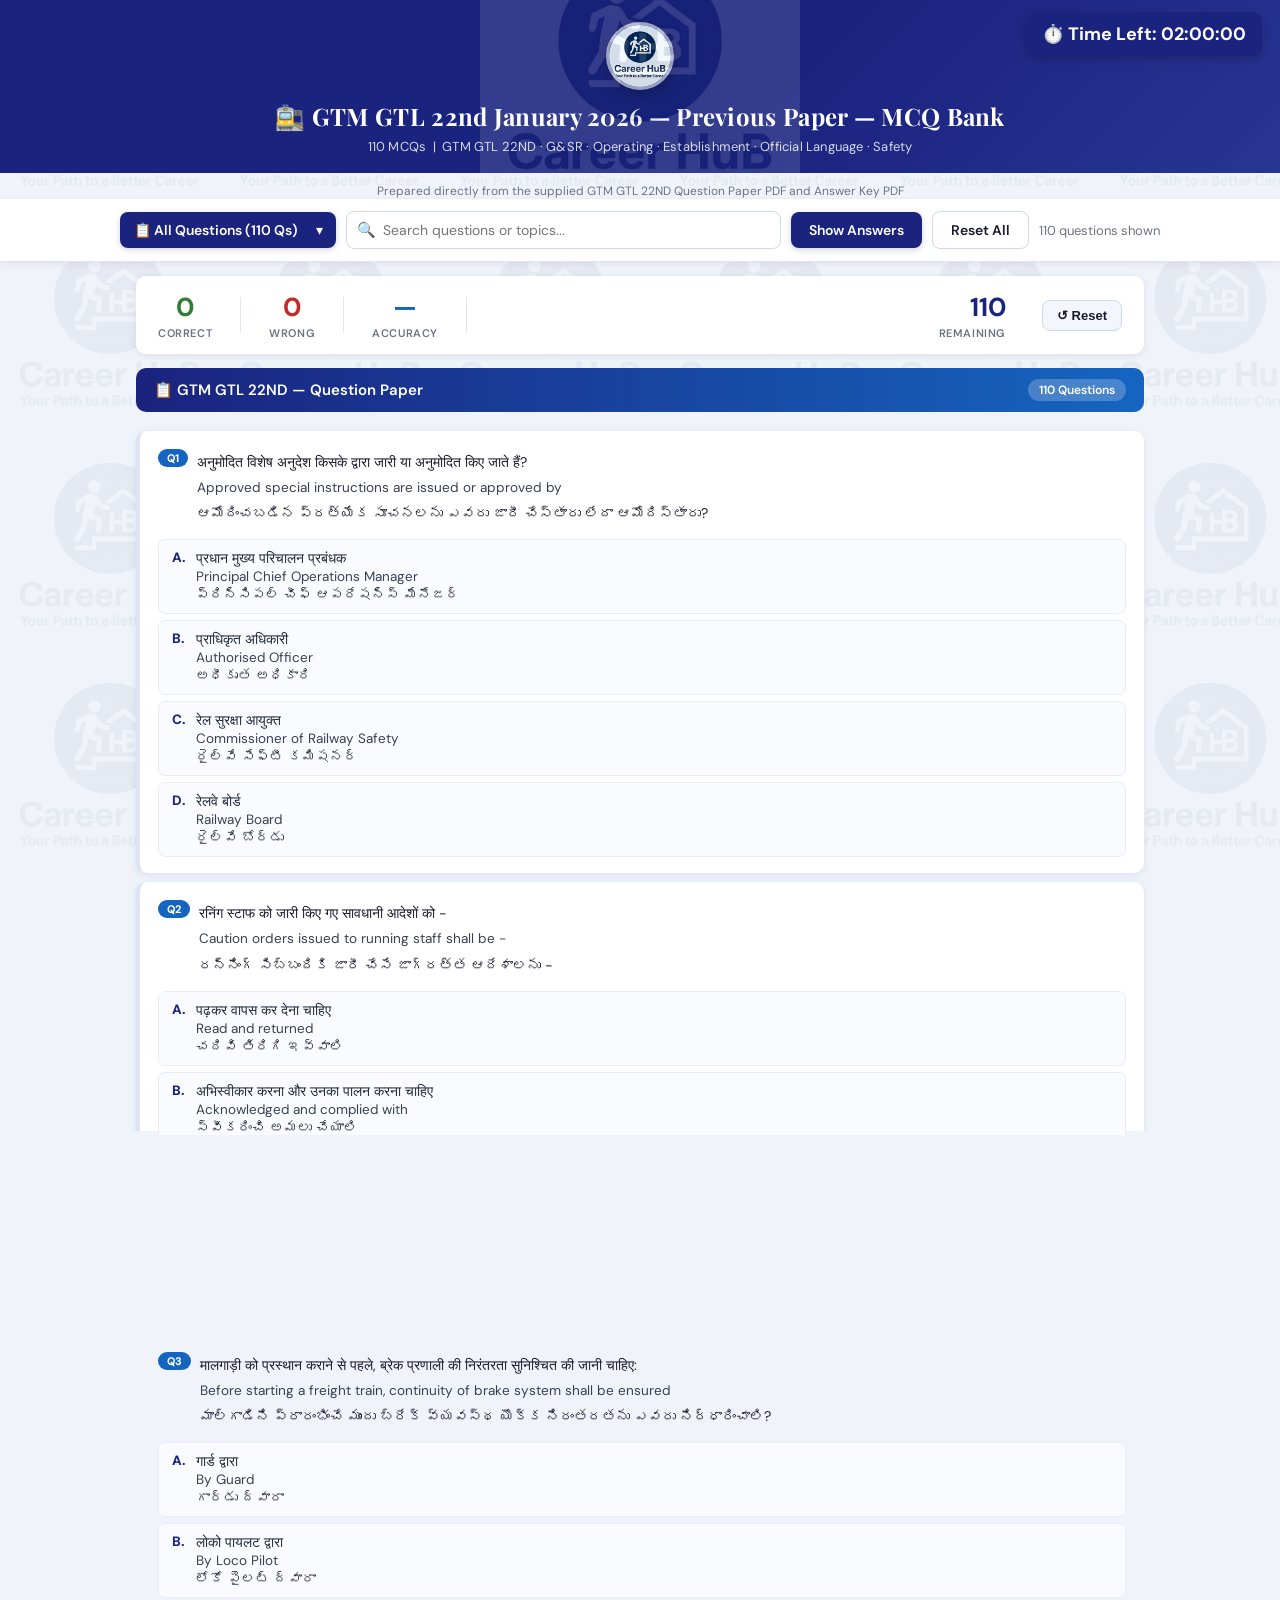
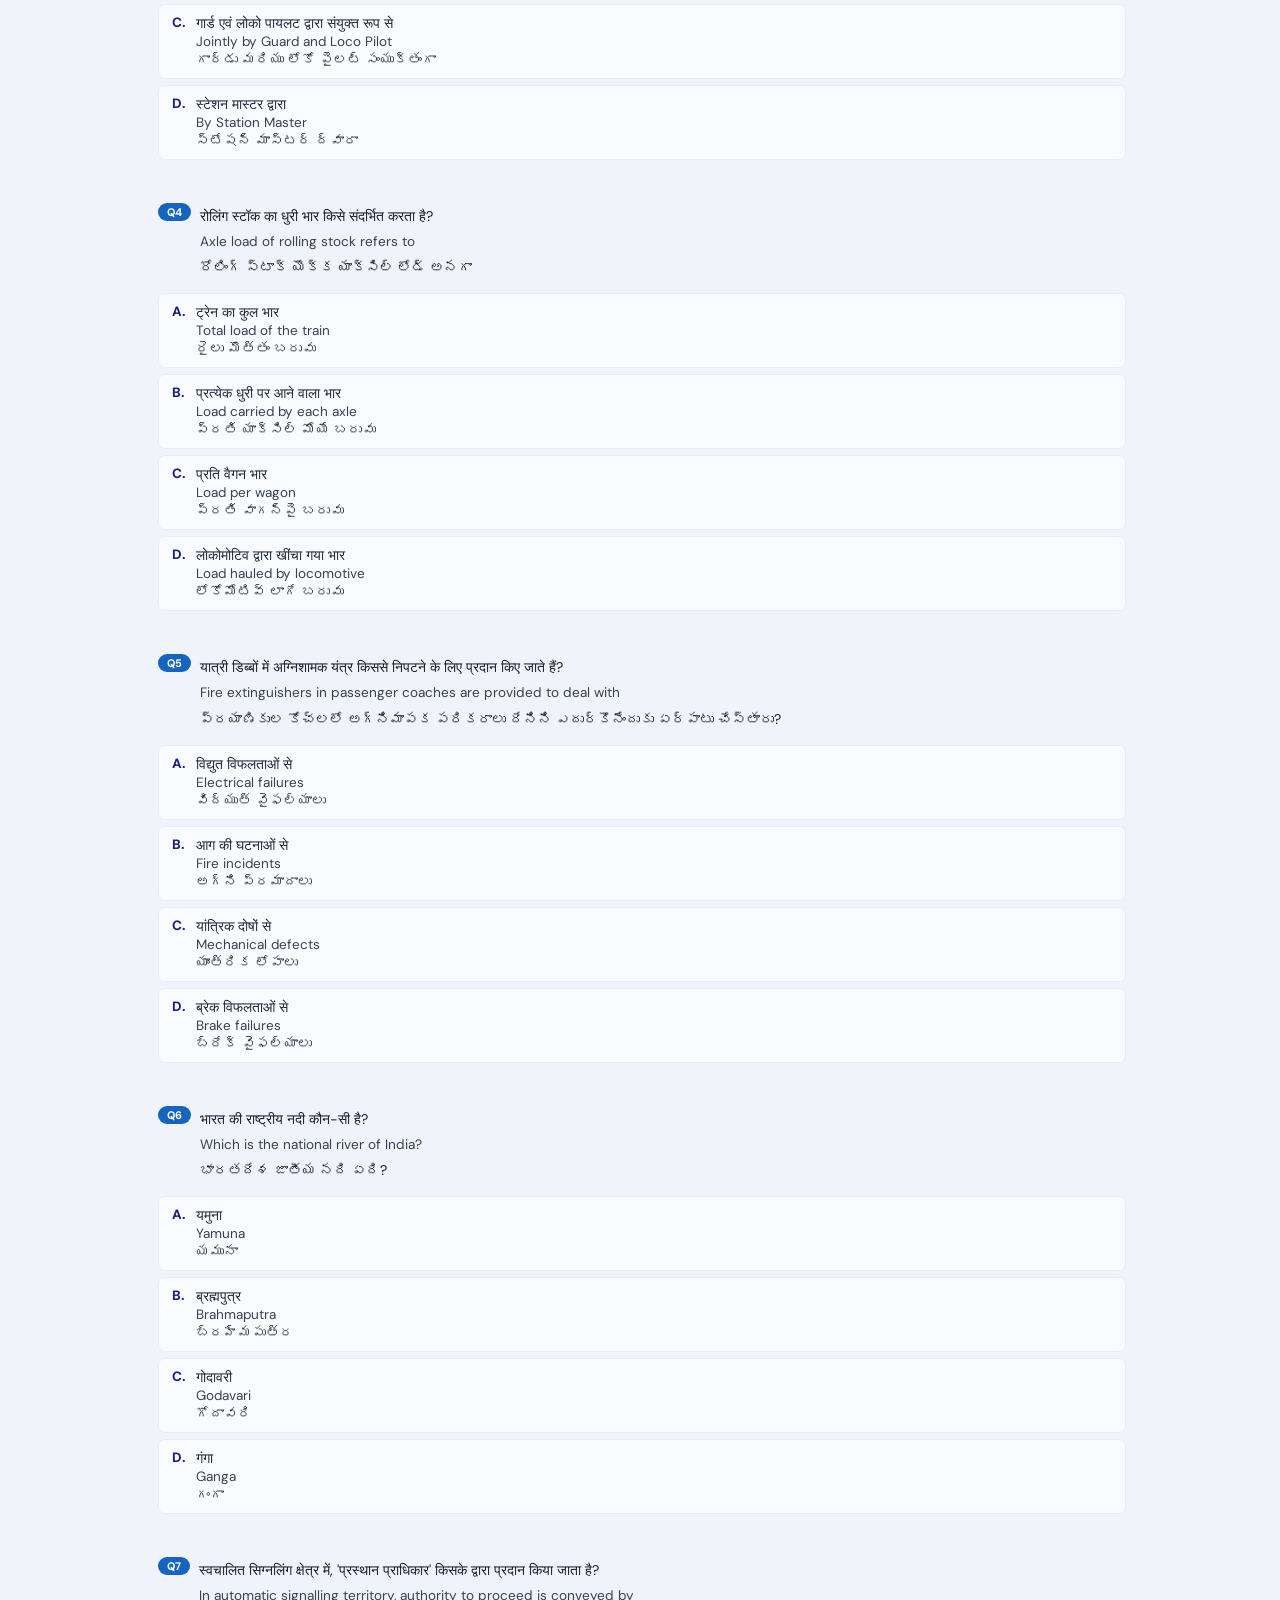
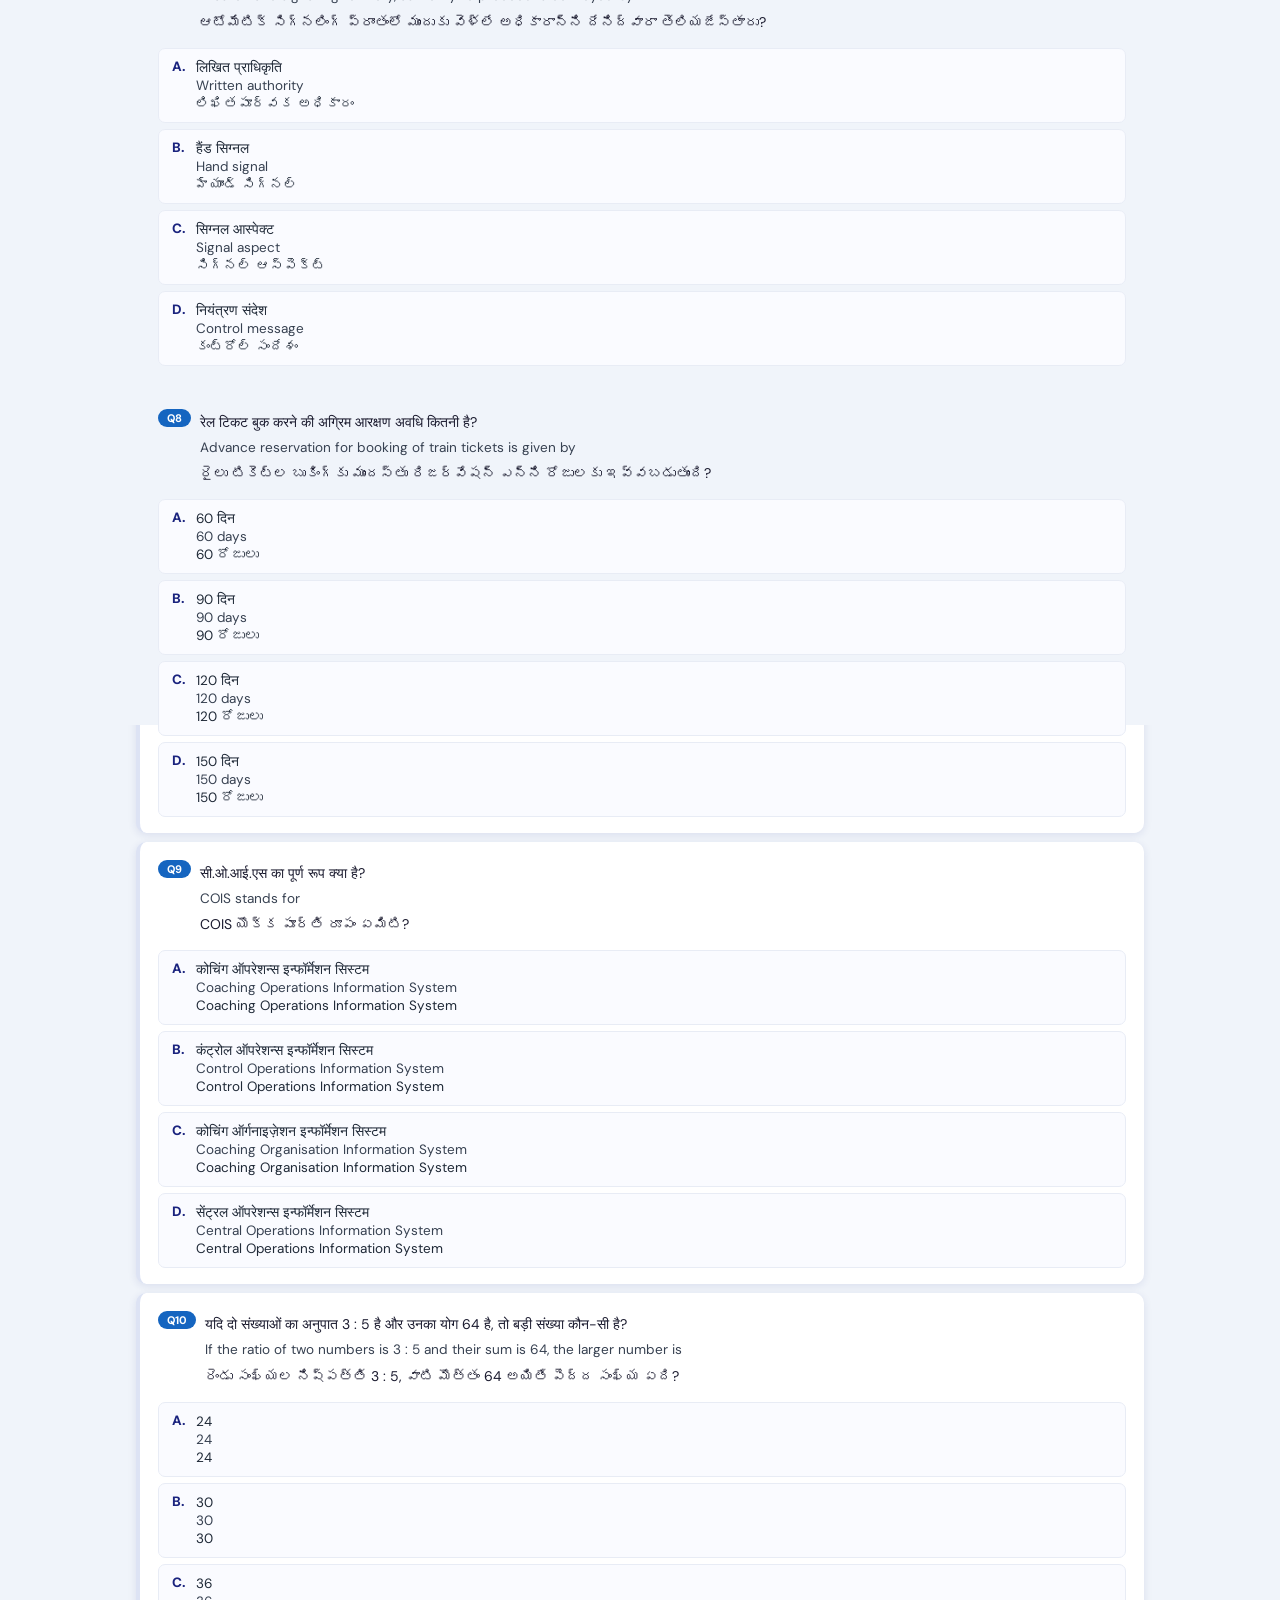
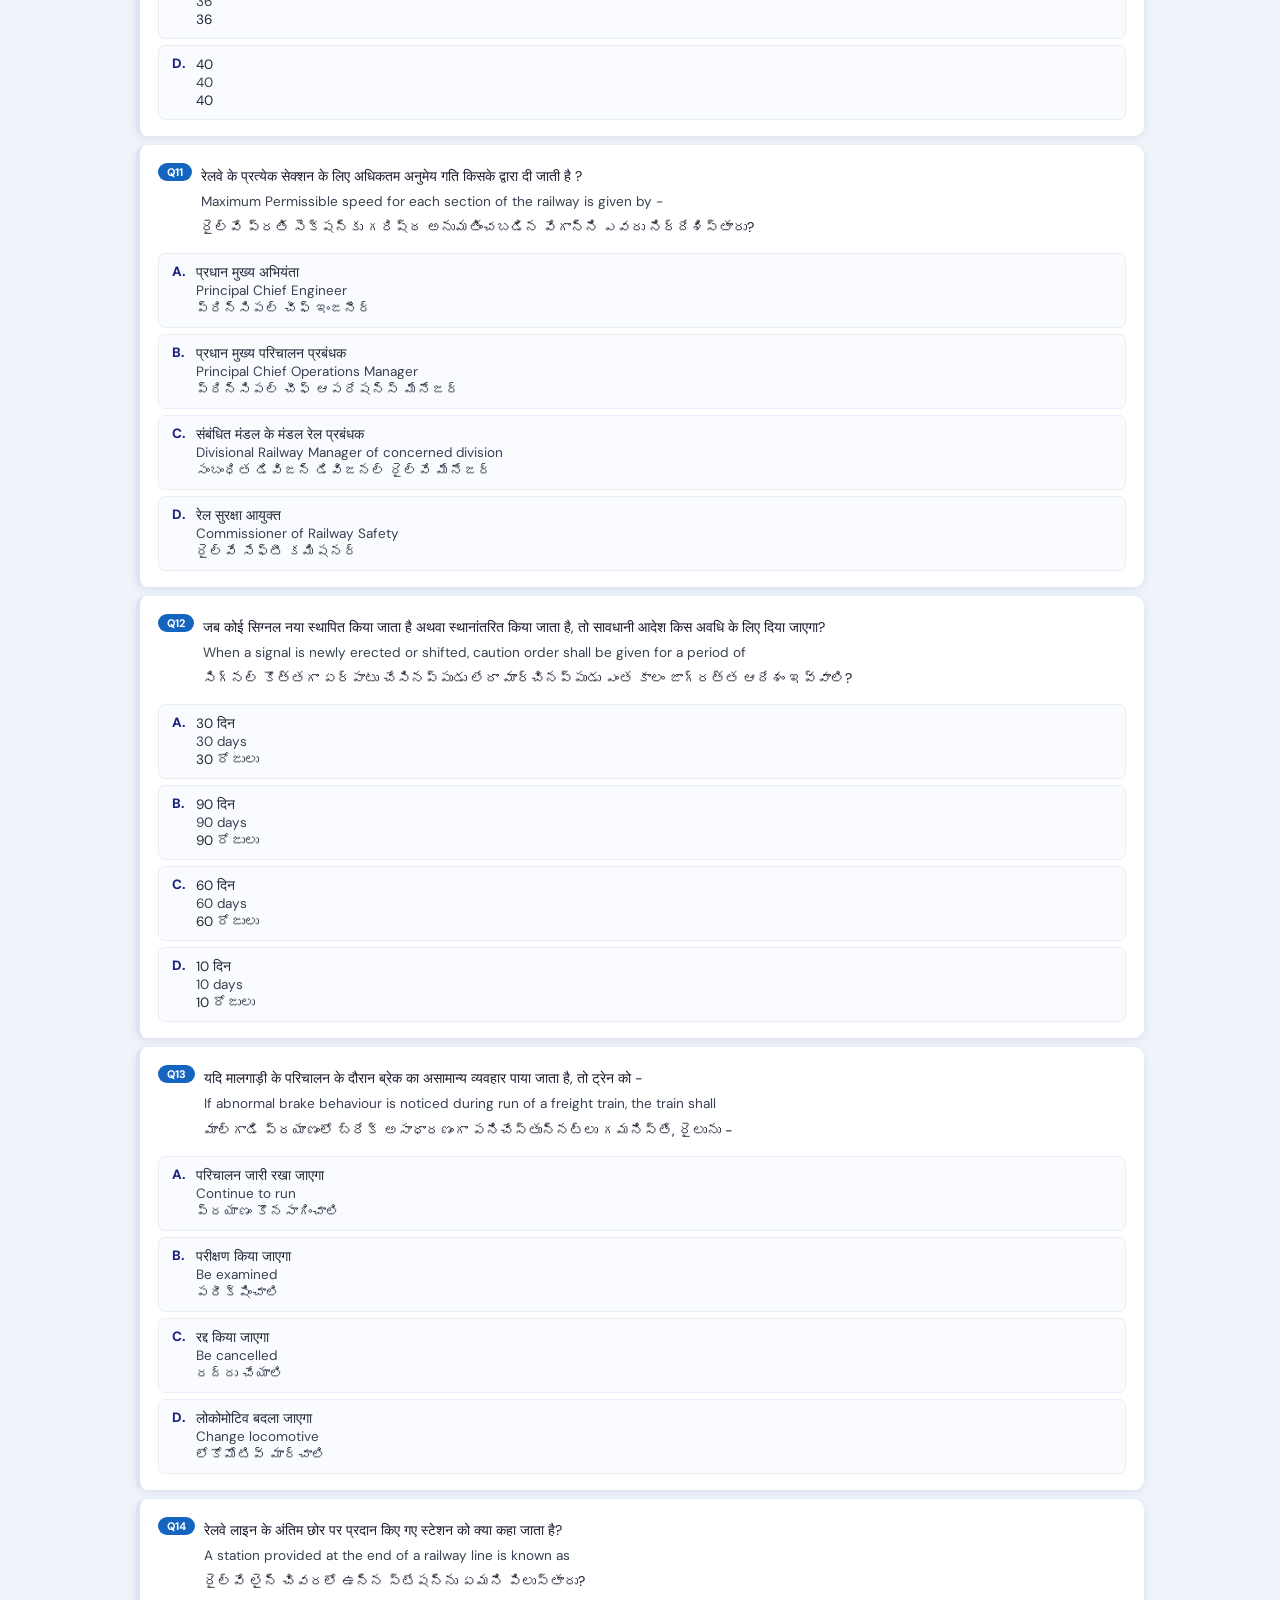
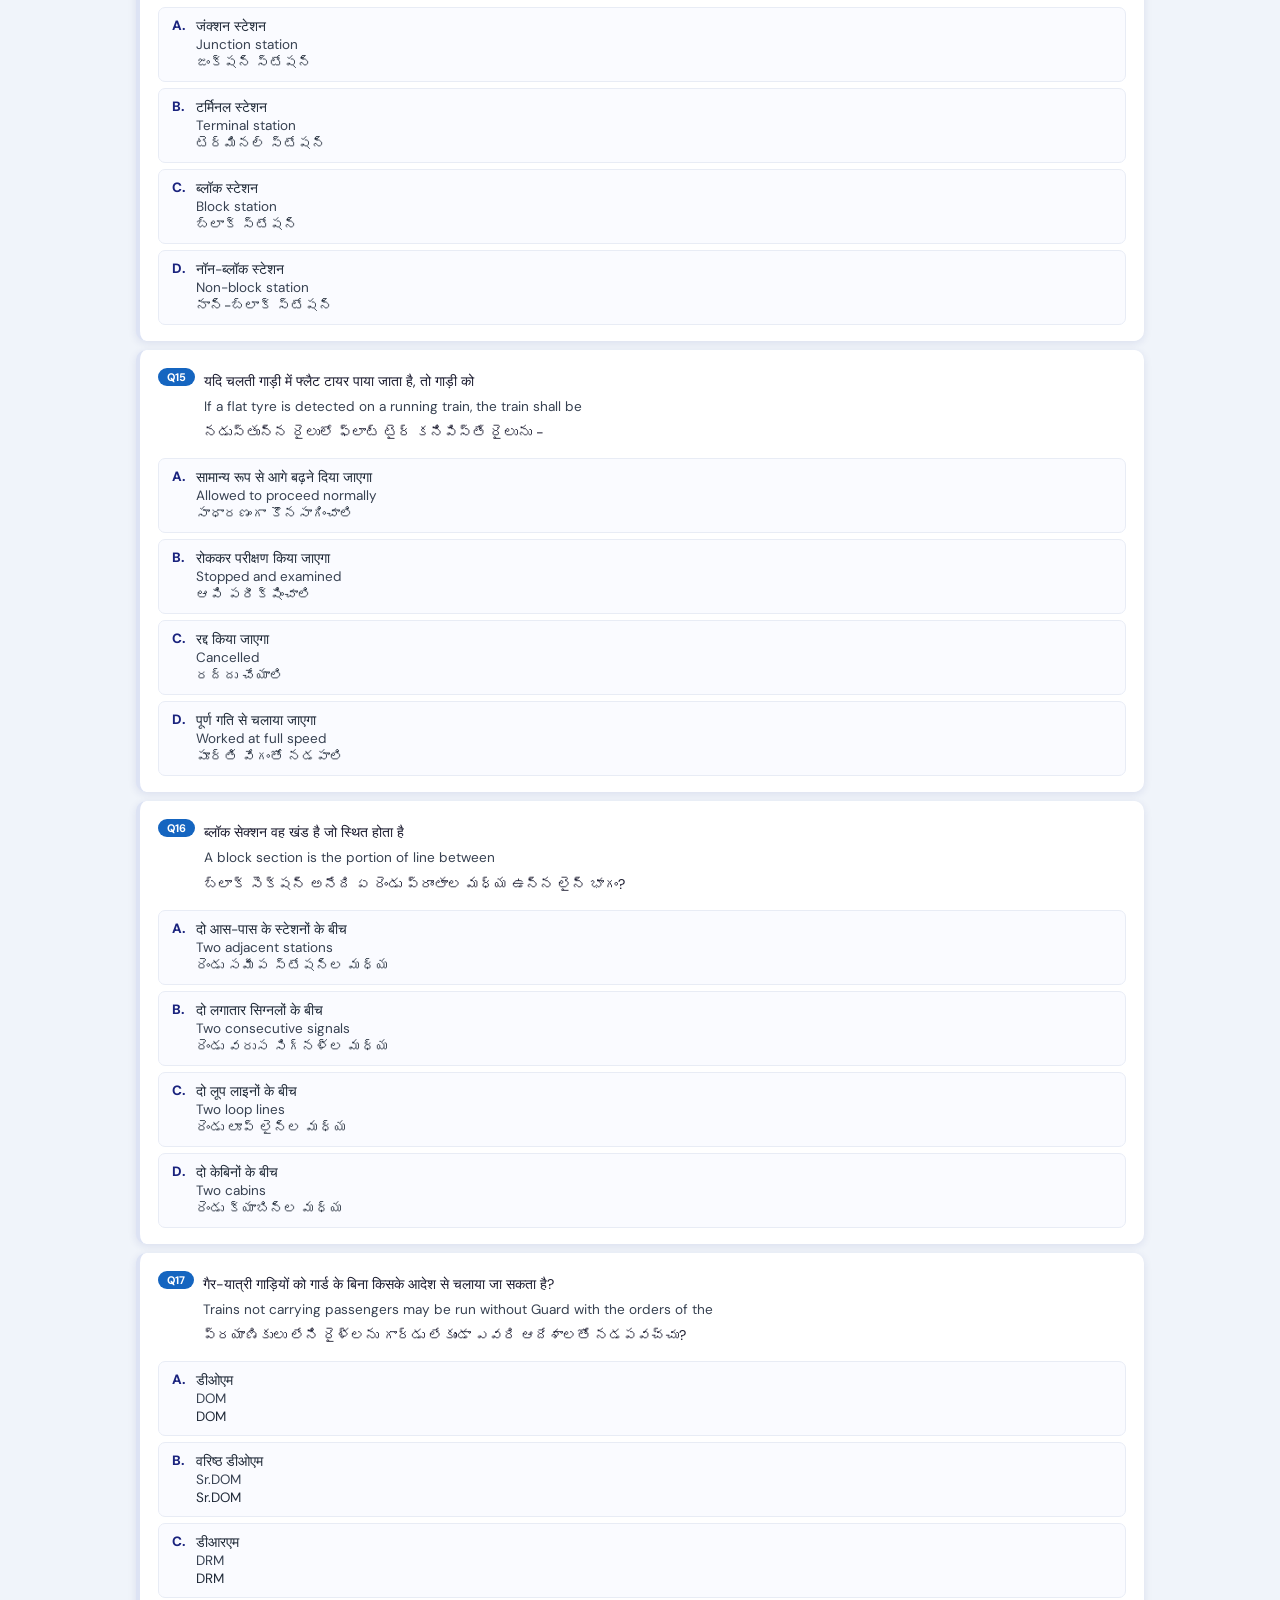
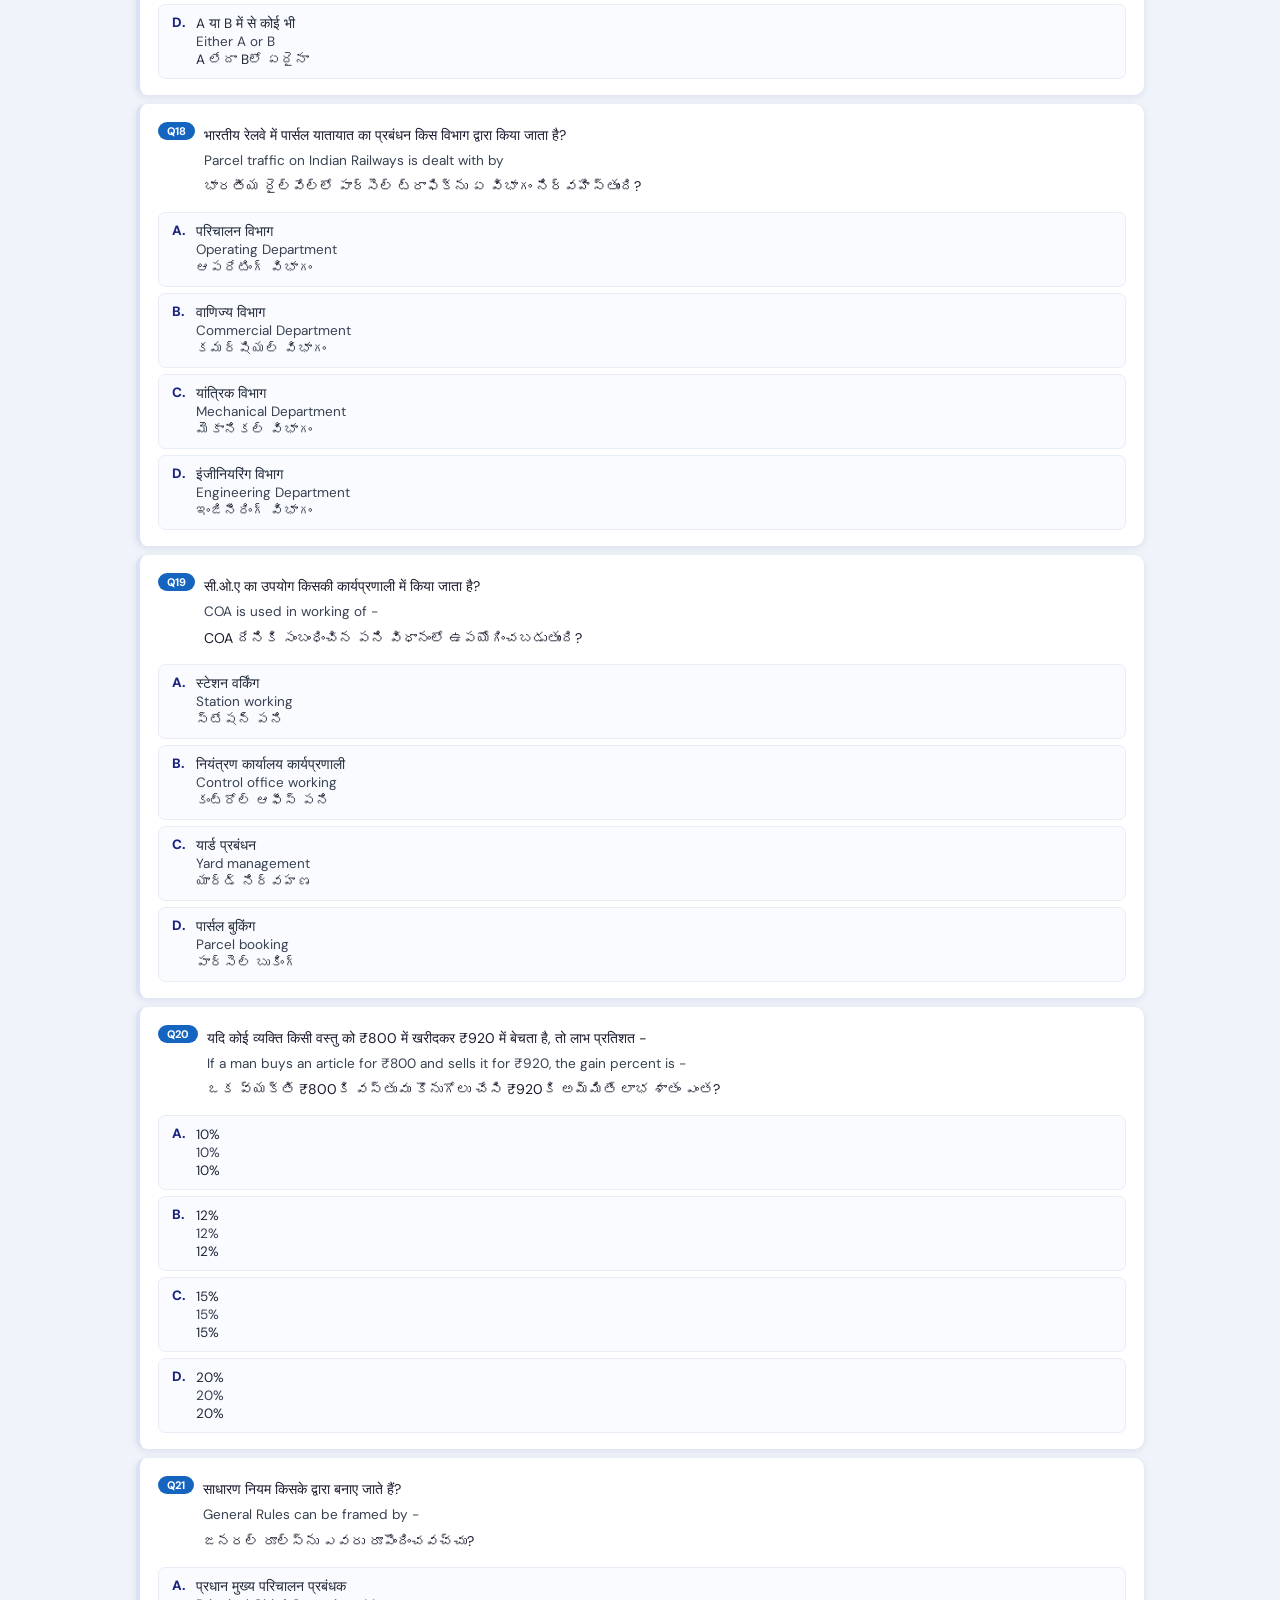
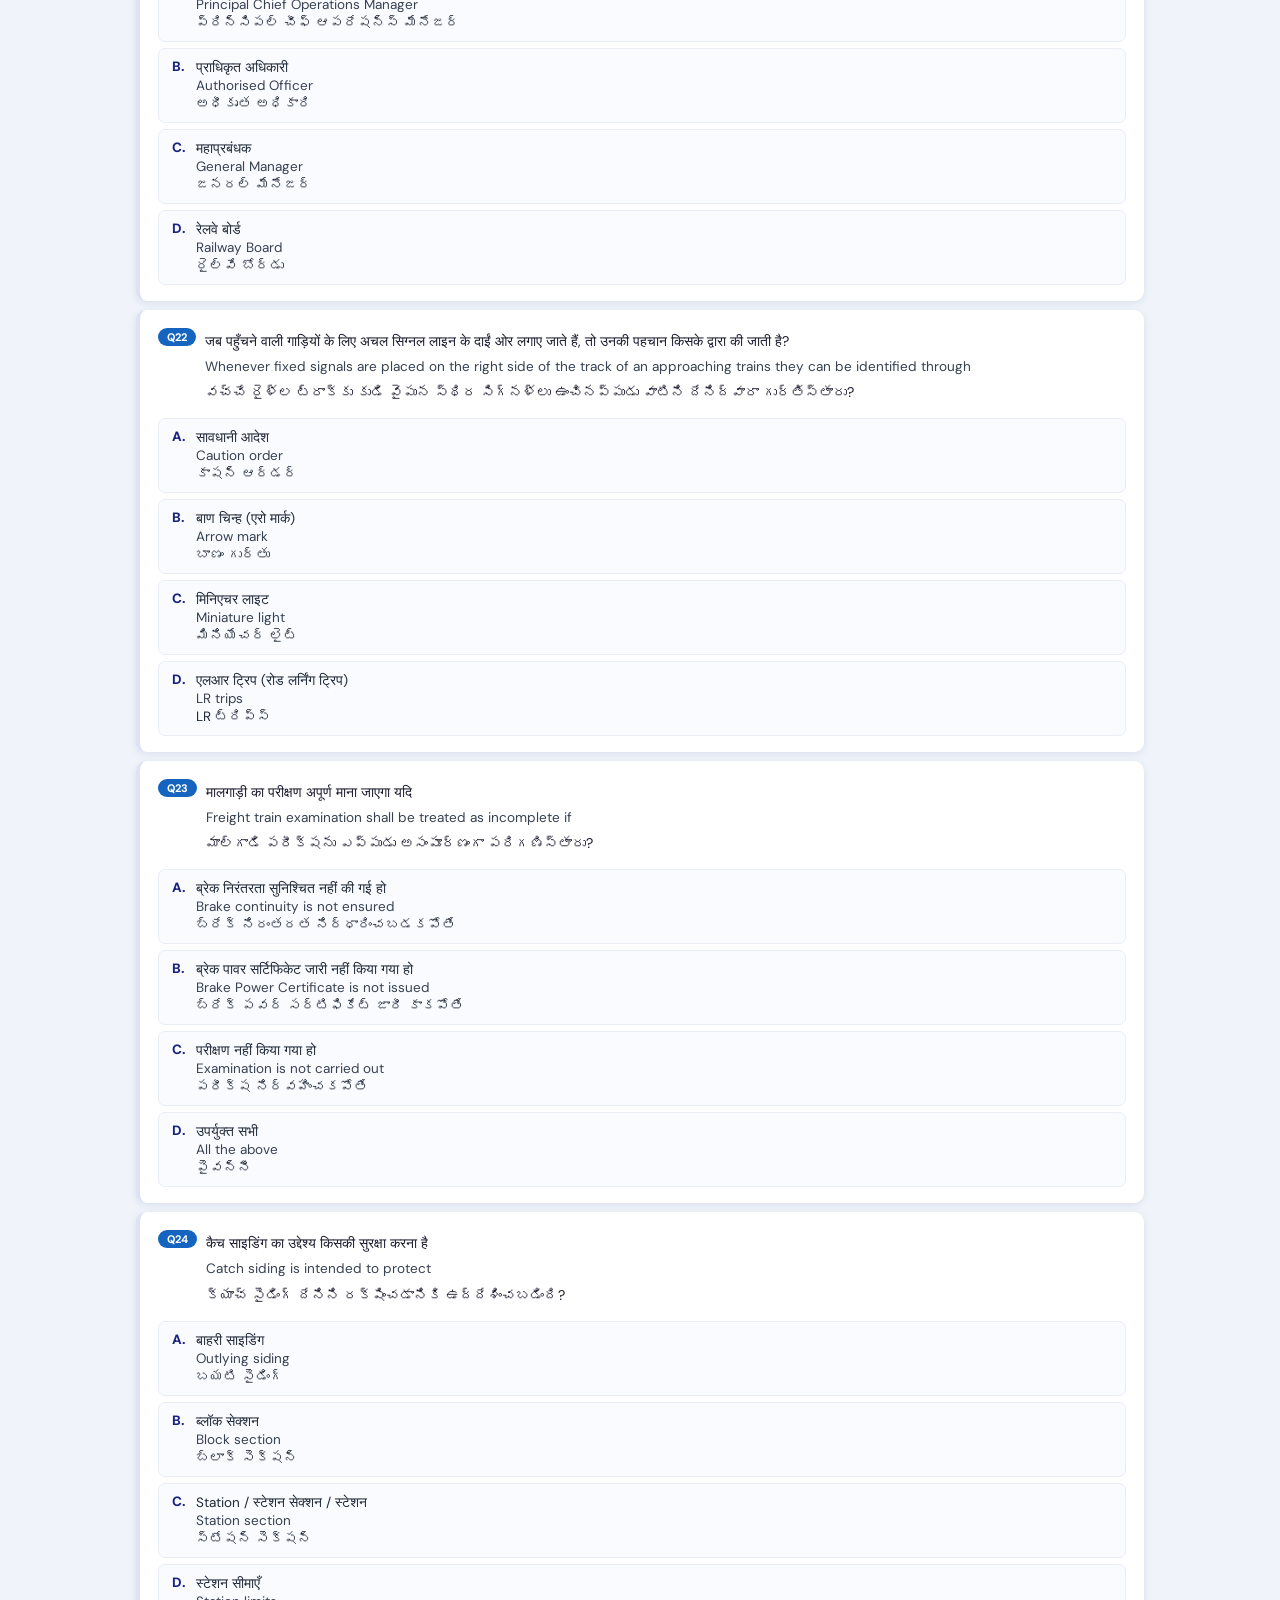
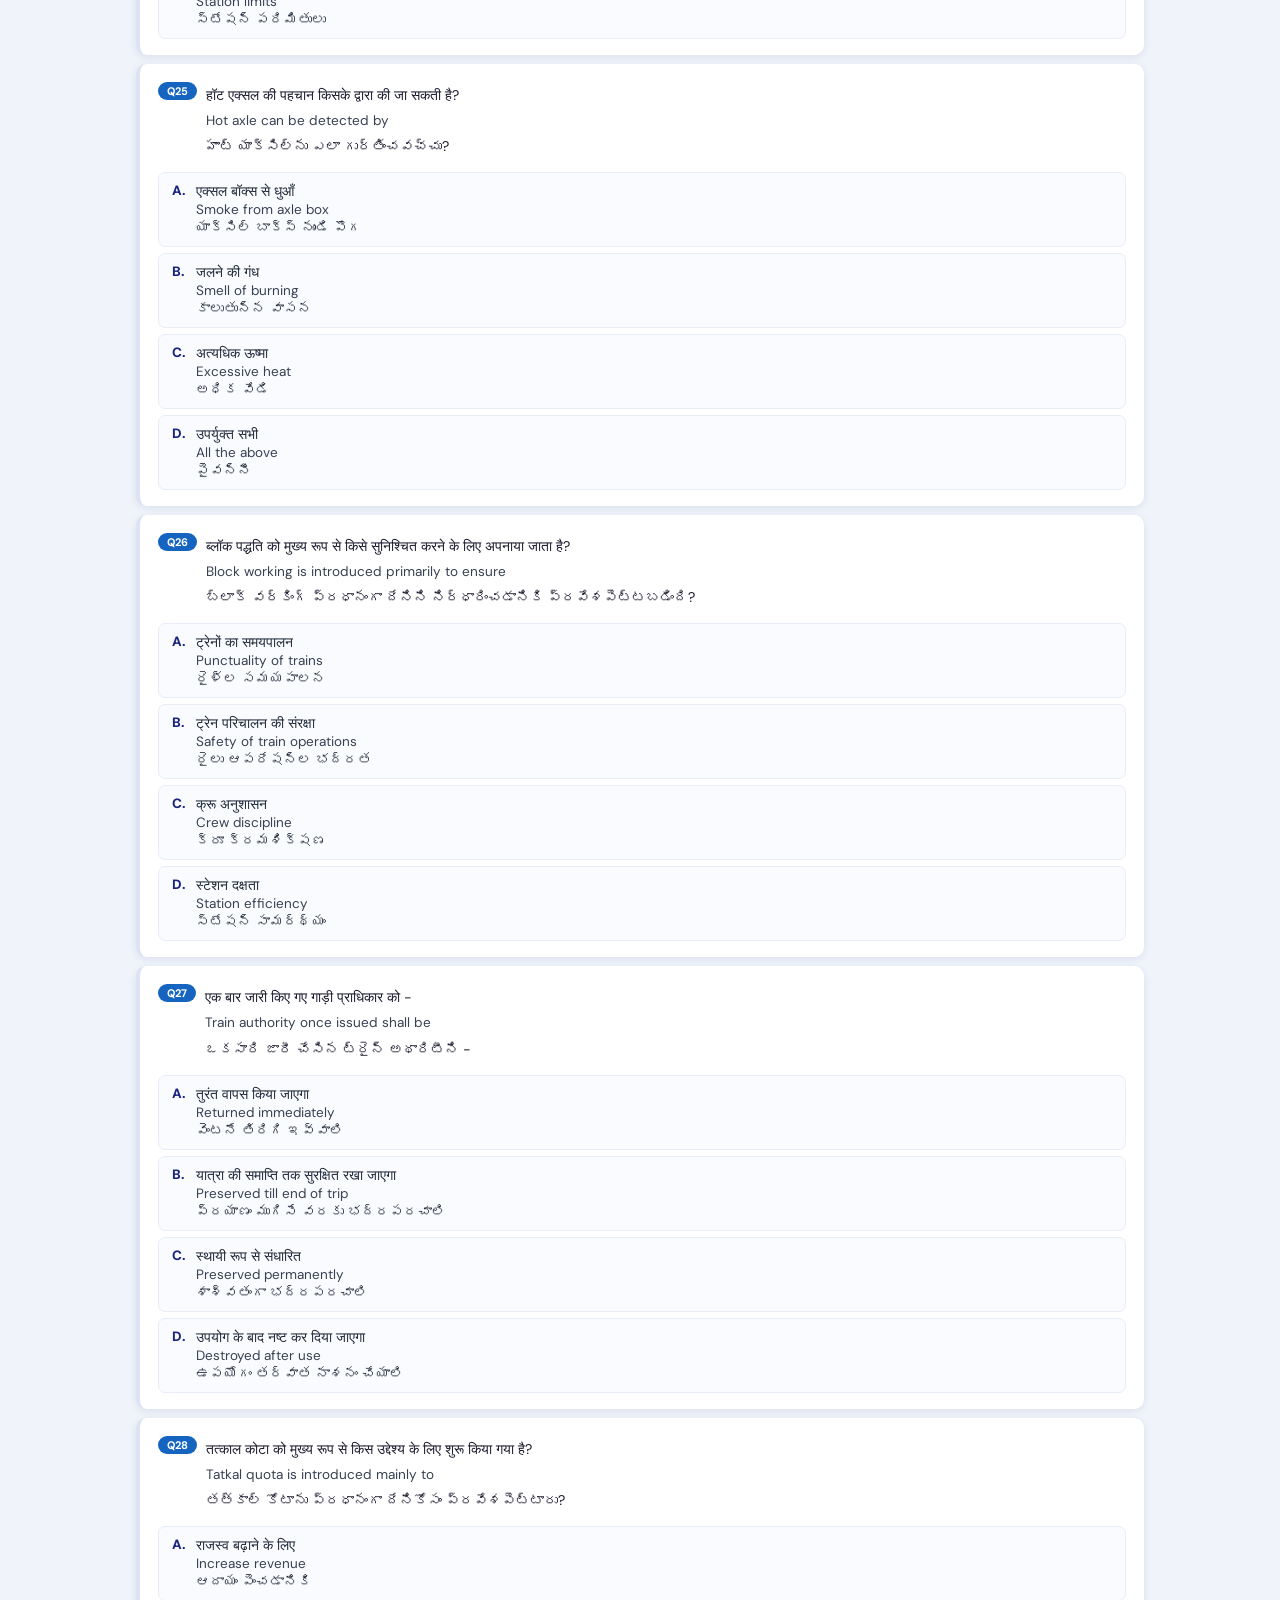
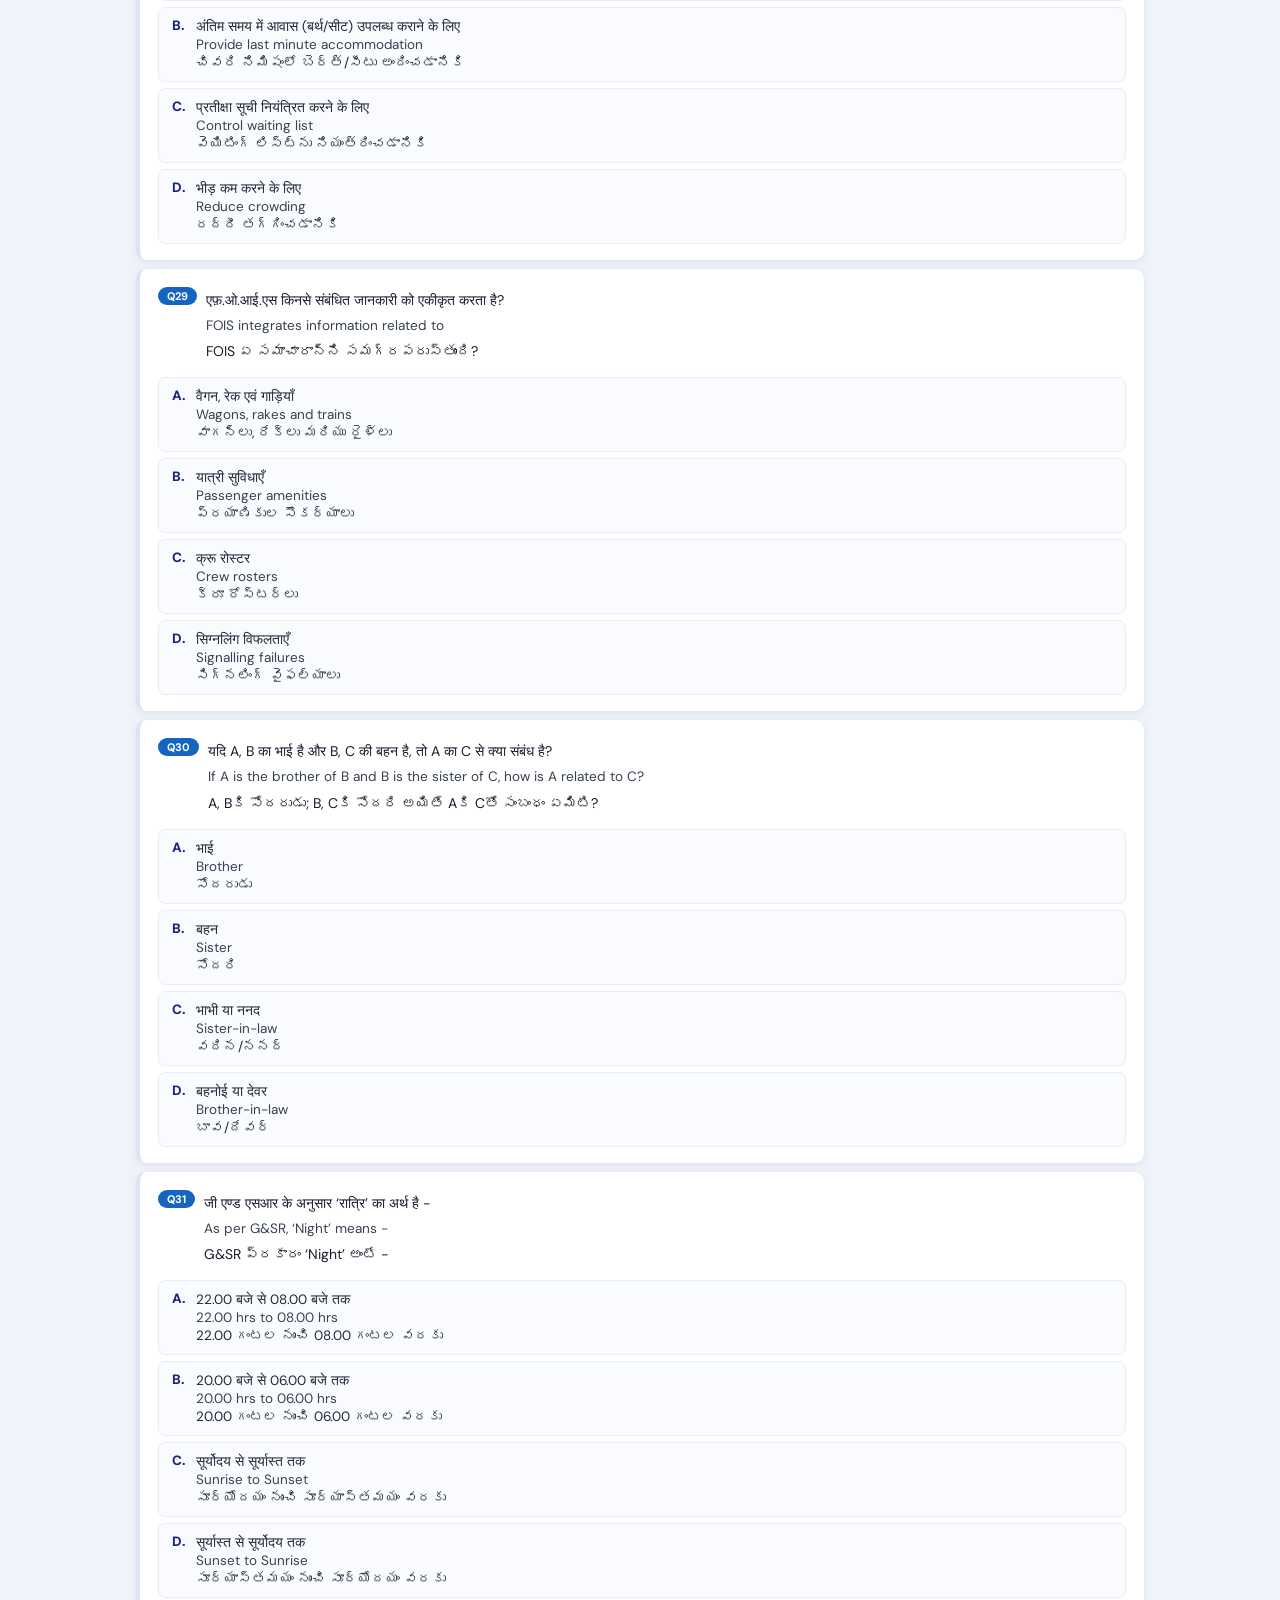
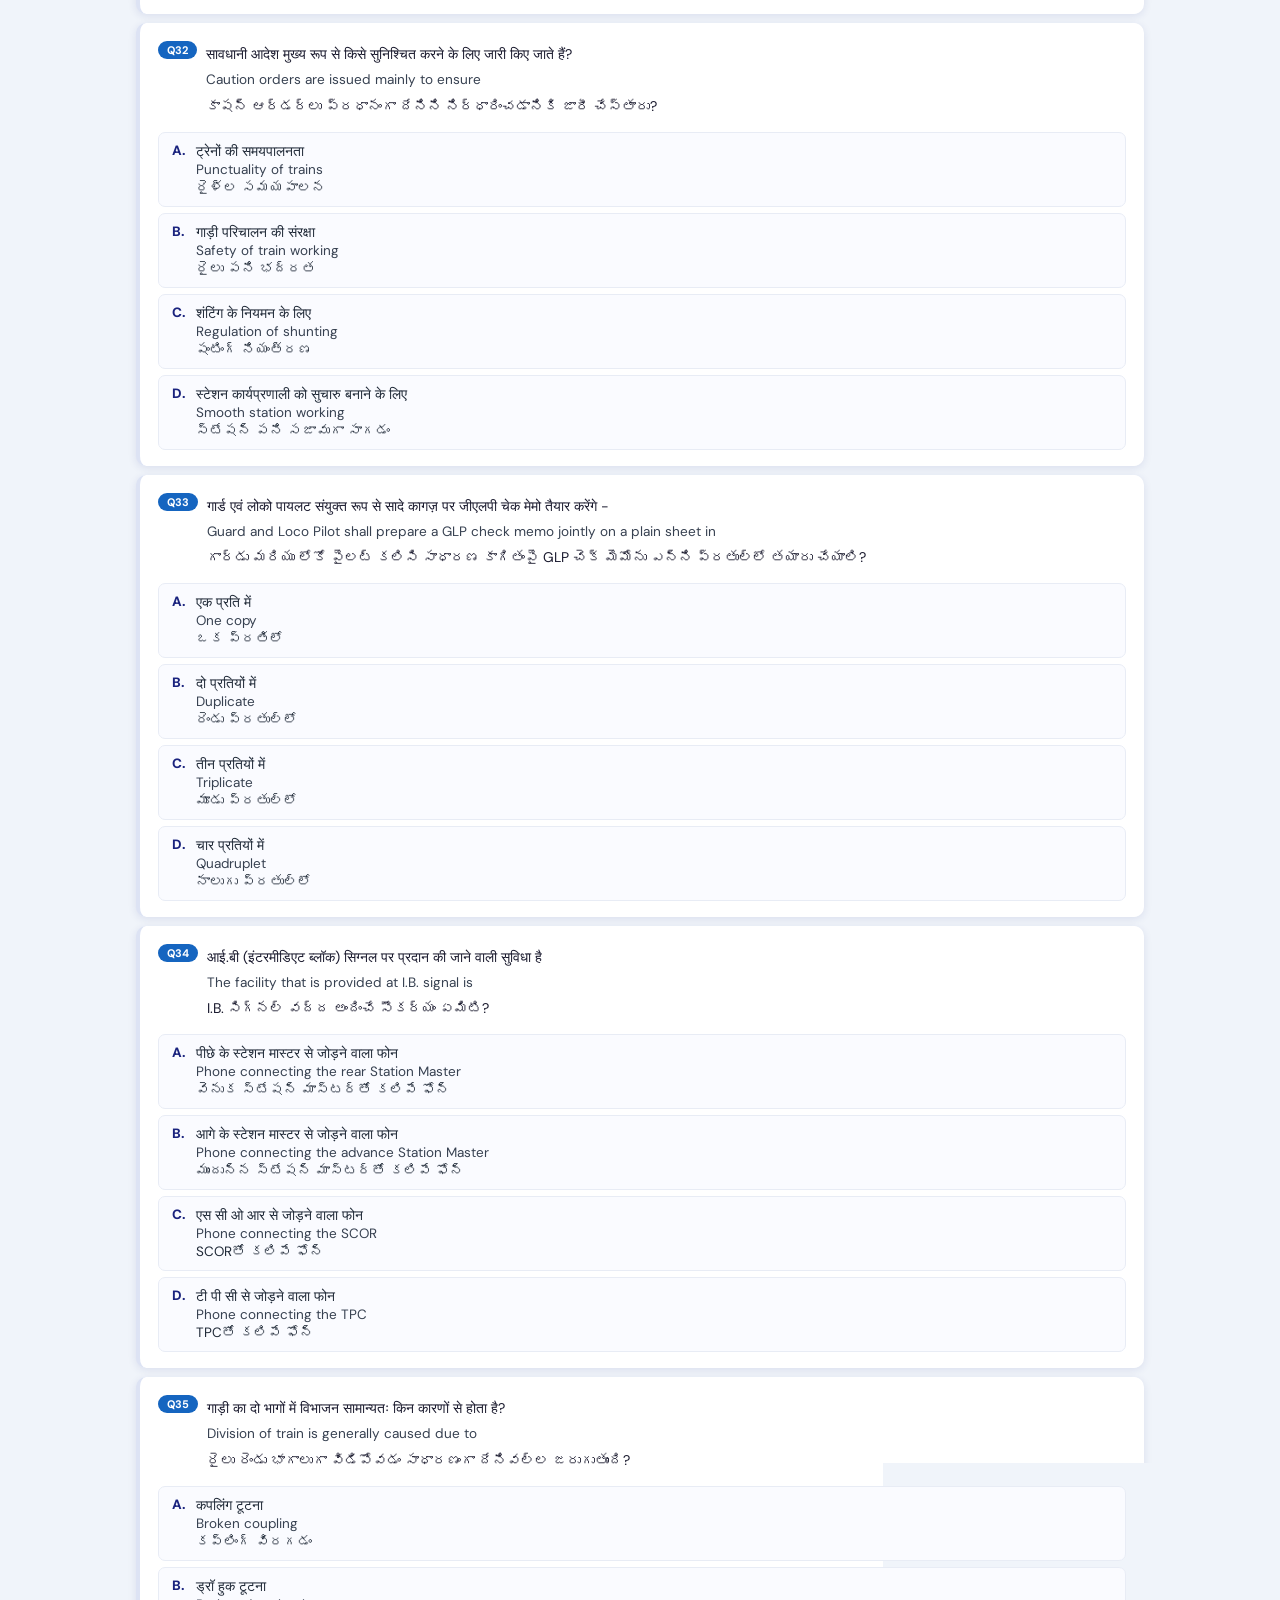
<file: GTM_GTL_22ndJan25(1).html>
<!DOCTYPE html>
<html lang="en">
<head>
<meta charset="UTF-8">
<meta name="viewport" content="width=device-width,initial-scale=1.0">
<title>GTM GTL 22nd January 2026 — Previous Paper </title>
<link href="https://fonts.googleapis.com/css2?family=DM+Sans:wght@400;500;600;700&family=Playfair+Display:wght@700&display=swap" rel="stylesheet">
<style>
*{box-sizing:border-box;margin:0;padding:0}:root{
  --navy:#1a237e;--blue:#1565c0;
  --green-bg:#e8f5e9;--green-border:#4caf50;--green-text:#1b5e20;
  --card:#fff;--bg:#f0f4fa;--text:#1a1a2e;--muted:#6b7280;
  --radius:10px;--shadow:0 2px 8px rgba(26,35,126,.10);
}
*{box-sizing:border-box;margin:0;padding:0}
body{font-family:'Noto Sans Devanagari','Noto Sans Telugu','DM Sans',sans-serif;background:var(--bg);color:var(--text);min-height:100vh;position:relative;}
body::before{content:'';position:fixed;top:0;left:0;right:0;bottom:0;background-image:url('[data-uri]');background-repeat:repeat;background-size:220px 220px;opacity:0.045;z-index:0;pointer-events:none;}
body > *{position:relative;z-index:1;}.header{background:linear-gradient(135deg,#1a237e 60%,#283593);color:white;padding:22px 24px 18px;text-align:center;position:relative;overflow:hidden;}.header::before{content:'';position:absolute;top:50%;left:50%;transform:translate(-50%,-50%);width:320px;height:320px;background-image:url('[data-uri]');background-size:contain;background-repeat:no-repeat;background-position:center;opacity:0.12;pointer-events:none;}.header h1{font-family:'Playfair Display',serif;font-size:24px;letter-spacing:.3px;margin-bottom:6px}.header p{font-size:13px;opacity:.82;letter-spacing:.2px}.header-logo{width:68px;height:68px;border-radius:50%;border:3px solid rgba(255,255,255,0.65);object-fit:cover;margin:0 auto 10px;display:block;box-shadow:0 4px 16px rgba(0,0,0,0.25);}.controls{background:white;border-bottom:1px solid #e0e6f0;padding:12px 16px;position:sticky;top:0;z-index:200;box-shadow:0 2px 8px rgba(0,0,0,.07)}.controls-inner{max-width:1040px;margin:0 auto;display:flex;gap:10px;align-items:center;flex-wrap:wrap}.select-wrap{position:relative;flex:0 0 auto}.select-wrap select{appearance:none;-webkit-appearance:none;background:var(--navy);color:white;border:none;border-radius:8px;padding:9px 38px 9px 14px;font-family:'DM Sans',sans-serif;font-size:14px;font-weight:600;cursor:pointer;outline:none;box-shadow:0 2px 6px rgba(26,35,126,.18)}.select-wrap::after{content:"▾";position:absolute;right:13px;top:50%;transform:translateY(-50%);color:white;pointer-events:none;font-size:14px}.search-wrap{position:relative;flex:1;min-width:180px}.search-wrap input{width:100%;padding:9px 14px 9px 36px;border:1.5px solid #d0d8ee;border-radius:8px;font-family:'DM Sans',sans-serif;font-size:14px;outline:none;color:var(--text);transition:border-color.2s,box-shadow.2s}.search-wrap input:focus{border-color:var(--blue);box-shadow:0 0 0 3px rgba(21,101,192,.12)}.search-icon{position:absolute;left:11px;top:50%;transform:translateY(-50%);color:#9ca3af;font-size:15px;pointer-events:none}.btn{border:none;border-radius:8px;padding:9px 18px;font-family:'DM Sans',sans-serif;font-size:14px;font-weight:600;cursor:pointer;transition:all.18s;white-space:nowrap}.btn-primary{background:var(--navy);color:white;box-shadow:0 2px 6px rgba(26,35,126,.2)}.btn-primary:hover{background:#283593;transform:translateY(-1px)}.btn-outline{background:white;color:var(--text);border:1.5px solid #d0d8ee}.btn-outline:hover{background:#f3f6fc;border-color:#b0bcdf}.q-count-label{font-size:13px;color:var(--muted);margin-left:auto;white-space:nowrap}.score-bar{max-width:1040px;margin:14px auto 0;padding:0 16px}.score-card{background:white;border-radius:var(--radius);box-shadow:var(--shadow);padding:14px 22px;display:flex;align-items:center;gap:28px;flex-wrap:wrap}.score-item{text-align:center}.score-val{font-size:26px;font-weight:700;color:var(--navy)}.score-val.correct{color:#2e7d32}.score-val.wrong{color:#c62828}.score-val.acc{color:var(--blue)}.score-label{font-size:11px;color:var(--muted);font-weight:600;text-transform:uppercase;letter-spacing:.6px;margin-top:2px}.divider{width:1px;height:36px;background:#e0e6f0}.score-remaining{margin-left:auto;text-align:right}.score-remaining.score-val{font-size:22px;color:#555}.reset-btn{margin-left:8px;background:#f3f6fc;border:1.5px solid #d0d8ee;border-radius:8px;padding:7px 14px;font-size:13px;font-weight:600;cursor:pointer;color:var(--text);transition:all.18s;display:flex;align-items:center;gap:5px}.reset-btn:hover{background:#e8edf8;border-color:#b0bcdf}.cat-header{max-width:1040px;margin:14px auto 2px;padding:0 16px}.cat-title{background:linear-gradient(90deg,var(--navy),var(--blue));color:white;border-radius:var(--radius);padding:11px 18px;display:flex;justify-content:space-between;align-items:center}.cat-title h2{font-size:15px;font-weight:600}.cat-badge{background:rgba(255,255,255,.22);padding:3px 11px;border-radius:12px;font-size:12px;font-weight:600}.container{max-width:1040px;margin:0 auto;padding:8px 16px 48px}.q-block{background:var(--card);margin:9px 0;padding:16px 18px;border-radius:var(--radius);box-shadow:var(--shadow);border-left:4px solid #dde3f4;transition:border-color.2s}.q-block.answered{border-left-color:var(--blue)}.q-header{display:flex;gap:9px;margin-bottom:10px;align-items:flex-start}.q-num{background:var(--blue);color:white;padding:2px 9px;border-radius:12px;font-size:11px;font-weight:700;white-space:nowrap;flex-shrink:0;margin-top:2px}.q-rule{background:#e8edf8;color:var(--navy);padding:2px 9px;border-radius:12px;font-size:10px;font-weight:600;white-space:nowrap;flex-shrink:0;margin-top:2px;display:none}.q-rule.revealed{display:inline-block}.q-text{font-size:14px;line-height:1.65;color:var(--text)}.options{display:grid;gap:6px;margin-top:10px}.option{padding:9px 13px;border-radius:7px;font-size:13.5px;display:flex;align-items:flex-start;gap:8px;cursor:pointer;transition:all.15s;border:1.5px solid #e8ecf5;background:#fafbff;user-select:none}.option:hover:not(.locked){background:#eef2ff;border-color:#c0caee}.option.selected-wrong{background:#fff3f3;border-color:#f44336;color:#b71c1c}.option.selected-wrong.opt-letter{color:#f44336;font-weight:700}.option.correct-reveal{background:var(--green-bg);border-color:var(--green-border);color:var(--green-text)}.option.correct-reveal.opt-letter{color:#2e7d32;font-weight:700}.option.dimmed{opacity:.5}.opt-letter{flex-shrink:0;font-weight:600;color:var(--blue);min-width:16px}.opt-icon{flex-shrink:0;font-size:15px;margin-top:1px}.option.ans-correct{background:var(--green-bg);border-color:var(--green-border);color:var(--green-text)}.option.ans-correct.opt-letter{color:#2e7d32;font-weight:700}.option.ans-wrong{background:#fafbff;border-color:#e8ecf5;color:#555;opacity:.7}.explanation{margin-top:10px;padding:10px 13px;background:#fffde7;border-left:3px solid #f9a825;border-radius:6px;font-size:12.5px;color:#555;line-height:1.6;display:none}.explanation.visible{display:block}.no-results{text-align:center;color:var(--muted);padding:40px;font-size:15px}.new-submit-bar{max-width:1060px;margin:16px auto 0;padding:0 16px 48px;}.new-submit-inner{background:white;border-radius:10px;box-shadow:0 2px 8px rgba(26,35,126,.10);padding:14px 22px;display:flex;align-items:center;justify-content:space-between;gap:14px;flex-wrap:wrap;border-left:4px solid #2e7d32;}.new-submit-hint{font-size:13px;color:#6b7280;flex:1;line-height:1.5;}.new-submit-hint strong{color:#1a237e;display:block;margin-bottom:2px;font-size:13.5px;}.btn-new-submit{border:none;border-radius:10px;padding:12px 28px;font-family:'DM Sans',sans-serif;font-size:15px;font-weight:700;cursor:pointer;background:linear-gradient(135deg,#1b5e20,#2e7d32);color:white;box-shadow:0 3px 12px rgba(27,94,32,.35);transition:all.2s;white-space:nowrap;}.btn-new-submit:hover{background:linear-gradient(135deg,#2e7d32,#388e3c);transform:translateY(-1px);}.modal-overlay{display:none;position:fixed;inset:0;background:rgba(10,18,60,.58);z-index:9999;align-items:center;justify-content:center;padding:16px}.modal-overlay.open{display:flex}.modal-box{background:white;border-radius:20px;max-width:490px;width:100%;padding:34px 28px 28px;text-align:center;box-shadow:0 16px 60px rgba(0,0,0,.26);animation:popUp.34s cubic-bezier(.34,1.56,.64,1)}
@keyframes popUp{from{transform:scale(.72);opacity:0}to{transform:scale(1);opacity:1}}.m-topic-label{font-size:11px;font-weight:700;text-transform:uppercase;letter-spacing:.8px;color:var(--muted);margin-bottom:6px}.m-emoji{font-size:54px;line-height:1;margin-bottom:8px}.m-score{font-size:50px;font-weight:700;line-height:1.1;margin-bottom:3px}.m-pct{font-size:19px;font-weight:600;opacity:.72;margin-bottom:11px}.m-badge{display:inline-block;font-size:12.5px;font-weight:700;padding:4px 18px;border-radius:20px;margin-bottom:15px;letter-spacing:.3px}.m-msg{font-size:13.5px;line-height:1.75;margin-bottom:22px;padding:0 4px;color:#444}.m-stats{display:flex;gap:0;margin-bottom:24px;border-radius:11px;overflow:hidden;border:1.5px solid #e0e6f0}.m-stat{flex:1;padding:12px 6px;text-align:center;border-right:1.5px solid #e0e6f0}.m-stat:last-child{border-right:none}.m-stat-val{font-size:23px;font-weight:700}.m-stat-lbl{font-size:10px;font-weight:700;text-transform:uppercase;letter-spacing:.5px;color:var(--muted);margin-top:2px}.cv{color:#2e7d32}.wv{color:#c62828}.uv{color:#e65100}.m-actions{display:flex;gap:10px;justify-content:center;flex-wrap:wrap}.m-btn{border:none;border-radius:9px;padding:10px 26px;font-family:'DM Sans',sans-serif;font-size:14px;font-weight:700;cursor:pointer;transition:all.18s}.m-btn-primary{background:var(--navy);color:white}.m-btn-primary:hover{background:#283593}.m-btn-outline{background:#f3f6fc;color:var(--navy);border:1.5px solid #d0d8ee}.m-btn-outline:hover{background:#e8edf8}.m-logo{width:56px;height:56px;border-radius:50%;object-fit:cover;margin:0 auto 8px;display:block;border:2px solid #e0e6f0;box-shadow:0 2px 8px rgba(0,0,0,.12);}.bb.m-score{color:#1565c0}.bb.m-badge{background:#e3f2fd;color:#0d47a1}.bg.m-score{color:#2e7d32}.bg.m-badge{background:#e8f5e9;color:#1b5e20}.by.m-score{color:#f57f17}.by.m-badge{background:#fffde7;color:#e65100}.bo.m-score{color:#e64a19}.bo.m-badge{background:#fbe9e7;color:#bf360c}.br.m-score{color:#c62828}.br.m-badge{background:#ffebee;color:#b71c1c}

.loading-card{padding:28px;text-align:center;background:#fff;border-radius:10px;box-shadow:var(--shadow);color:#6b7280;font-weight:600}.lang-line{display:flex;gap:9px;align-items:flex-start;margin:4px 0;line-height:1.5}.lang-tag{flex:0 0 28px;font-size:11px;font-weight:800;padding:2px 5px;border-radius:5px;background:#e8eefc;color:#1a237e;text-align:center}.en-line{font-size:.97em;color:#374151}.translated-options{margin-top:8px;border-top:1px dashed #d6dbe8;padding-top:7px}.lang-option{display:grid;grid-template-columns:24px 1fr 1fr;gap:8px;padding:5px 8px;border-radius:7px;background:#f8fafc;margin:4px 0;font-size:.92em;line-height:1.45}.opt-letter{font-weight:800;color:#1a237e}.hi-opt{color:#374151}.te-opt{color:#374151}.q-text{width:100%}
</style>

<style>
.q-text .lang-line{display:block;margin:5px 0}.q-text .lang-tag{display:none}.q-text .lang-line span:last-child{display:block}
.tri-options{margin-top:10px}.tri-click-options .option{align-items:flex-start}.tri-click-options .tri-text{display:block;flex:1}.tri-click-options .tri-text>div{margin:1px 0}.tri-click-options .tri-text .en{color:#374151}.tri-click-options .tri-text .hi,.tri-click-options .tri-text .te{color:#1f2937}.tri-click-options .tri-text .te{font-family:'Noto Sans Telugu','DM Sans',sans-serif}.tri-click-options .tri-text .hi{font-family:'Noto Sans Devanagari','DM Sans',sans-serif}.tri-option{display:grid;grid-template-columns:30px 1fr;gap:8px;padding:9px 10px;border-radius:8px;background:#f8fafc;margin:6px 0;line-height:1.5;border:1px solid #e8ebf2}.tri-option .tri-letter{font-weight:800;color:#1a237e}.tri-text>div{margin:1px 0}.tri-text .en{color:#374151}.tri-text .hi,.tri-text .te{color:#1f2937}.tri-text .te{font-family:'Noto Sans Telugu','DM Sans',sans-serif}.tri-text .hi{font-family:'Noto Sans Devanagari','DM Sans',sans-serif}.q-block{overflow:hidden}.question-divider{height:1px;background:#e7eaf1;margin:10px 0}
@media(max-width:700px){.tri-option{grid-template-columns:26px 1fr;font-size:.94rem}.q-text .lang-line{font-size:.96rem}}
</style>
<style>.te{display:block!important}.te-opt{display:block!important}</style>
</head>
<body>
<div id="examTimer" style="
position:fixed;top:12px;right:18px;z-index:9999;
background:#1a237e;color:#fff;padding:10px 16px;
border-radius:10px;font-weight:700;font-size:18px;
box-shadow:0 3px 10px rgba(0,0,0,.2);">
⏱️ Time Left: <span id="timerDisplay">02:00:00</span>
</div>

<div class="header">
  <img src="[data-uri]" alt="Career HuB" class="header-logo">
  <h1>🚉 GTM GTL 22nd January 2026 — Previous Paper — MCQ Bank</h1>
  <p>110 MCQs &nbsp;|&nbsp; GTM GTL 22ND · G&amp;SR · Operating · Establishment · Official Language · Safety</p>
</div>
<div style="max-width:1100px;margin:10px auto 0;padding:0 16px;color:#6b7280;font-size:12px;text-align:center">Prepared directly from the supplied GTM GTL 22ND Question Paper PDF and Answer Key PDF</div>
<div class="controls">
  <div class="controls-inner">
    <div class="select-wrap"><select id="categorySelect" onchange="onCategoryChange()"></select></div>
    <div class="search-wrap"><span class="search-icon">🔍</span><input type="text" id="searchBox" placeholder="Search questions or topics..." oninput="filterQuestions()"></div>
    <button class="btn btn-primary" id="showAnswersBtn" onclick="toggleShowAnswers()">Show Answers</button>
    <button class="btn btn-outline" onclick="resetAll()">Reset All</button>
    <span class="q-count-label" id="qCountLabel"></span>
  </div>
</div>
<div class="score-bar">
  <div class="score-card">
    <div class="score-item"><div class="score-val correct" id="sc-correct">0</div><div class="score-label">Correct</div></div>
    <div class="divider"></div>
    <div class="score-item"><div class="score-val wrong" id="sc-wrong">0</div><div class="score-label">Wrong</div></div>
    <div class="divider"></div>
    <div class="score-item"><div class="score-val acc" id="sc-acc">—</div><div class="score-label">Accuracy</div></div>
    <div class="divider"></div>
    <div class="score-item score-remaining"><div class="score-val" id="sc-remaining">76</div><div class="score-label">Remaining</div></div>
    <button class="reset-btn" onclick="resetAll()">↺ Reset</button>
  </div>
</div>
<div class="cat-header">
  <div class="cat-title"><h2 id="catTitleText"></h2><span class="cat-badge" id="catBadge"></span></div>
</div>
<div class="container" id="mainContainer"><div class="loading-card">⏳ Loading questions…</div></div>
<div class="new-submit-bar">
  <div class="new-submit-inner">
    <div class="new-submit-hint"><strong>📝 Submit Test</strong><span id="submitHintText">Answer questions above, then submit to see your score and review answers.</span></div>
    <button class="btn-new-submit" onclick="confirmSubmitTest()">📝 Submit Test</button>
  </div>
</div>
<div class="modal-overlay" id="resultModal">
  <div class="modal-box" id="modalBox">
    <div class="m-topic-label" id="mTopicLabel"></div>
    <img src="[data-uri]" alt="Career HuB" class="m-logo">
    <div class="m-emoji" id="mEmoji"></div>
    <div class="m-score" id="mScore">Total Score: 0 / 110 Questions</div>
    <div class="m-pct" id="mPct"></div>
    <div class="m-badge" id="mBadge"></div>
    <div class="m-msg" id="mMsg"></div>
    <div class="m-stats">
      <div class="m-stat"><div class="m-stat-val cv" id="mC">0</div><div class="m-stat-lbl">Correct</div></div>
      <div class="m-stat"><div class="m-stat-val wv" id="mW">0</div><div class="m-stat-lbl">Wrong</div></div>
      <div class="m-stat"><div class="m-stat-val uv" id="mU">0</div><div class="m-stat-lbl">Skipped</div></div>
      <div class="m-stat"><div class="m-stat-val" id="mTotal" style="color:#1565c0">0</div><div class="m-stat-lbl">Total</div></div>
    </div>
    <div class="m-actions">
      <button class="m-btn m-btn-outline" onclick="closeModal()">Review Answers</button>
      <button class="m-btn m-btn-primary" onclick="retakeTest()">🔄 Retake Test</button>
    </div>
  </div>
</div>

<script>
const QUESTIONS=[{"num":1,"hi":"अनुमोदित विशेष अनुदेश किसके द्वारा जारी या अनुमोदित किए जाते हैं?","en":"Approved special instructions are issued or approved by","te":"ఆమోదించబడిన ప్రత్యేక సూచనలను ఎవరు జారీ చేస్తారు లేదా ఆమోదిస్తారు?","opts":{"A":{"hi":"प्रधान मुख्य परिचालन प्रबंधक","en":"Principal Chief Operations Manager","te":"ప్రిన్సిపల్ చీఫ్ ఆపరేషన్స్ మేనేజర్"},"B":{"hi":"प्राधिकृत अधिकारी","en":"Authorised Officer","te":"అధీకృత అధికారి"},"C":{"hi":"रेल सुरक्षा आयुक्त","en":"Commissioner of Railway Safety","te":"రైల్వే సేఫ్టీ కమిషనర్"},"D":{"hi":"रेलवे बोर्ड","en":"Railway Board","te":"రైల్వే బోర్డు"}},"ans":"C"},{"num":2,"hi":"रनिंग स्टाफ को जारी किए गए सावधानी आदेशों को -","en":"Caution orders issued to running staff shall be -","te":"రన్నింగ్ సిబ్బందికి జారీ చేసే జాగ్రత్త ఆదేశాలను -","opts":{"A":{"hi":"पढ़कर वापस कर देना चाहिए","en":"Read and returned","te":"చదివి తిరిగి ఇవ్వాలి"},"B":{"hi":"अभिस्वीकार करना और उनका पालन करना चाहिए","en":"Acknowledged and complied with","te":"స్వీకరించి అమలు చేయాలి"},"C":{"hi":"स्थायी रूप से सुरक्षित रखना चाहिए","en":"Preserved permanently","te":"శాశ్వతంగా భద్రపరచాలి"},"D":{"hi":"केवल गार्ड द्वारा प्रतिहस्ताक्षरित होना चाहिए","en":"Countersigned by Guard only","te":"గార్డు మాత్రమే ప్రతిసంతకం చేయాలి"}},"ans":"B"},{"num":3,"hi":"मालगाड़ी को प्रस्थान कराने से पहले, ब्रेक प्रणाली की निरंतरता सुनिश्चित की जानी चाहिए:","en":"Before starting a freight train, continuity of brake system shall be ensured","te":"మాల్గాడిని ప్రారంభించే ముందు బ్రేక్ వ్యవస్థ యొక్క నిరంతరతను ఎవరు నిర్ధారించాలి?","opts":{"A":{"hi":"गार्ड द्वारा","en":"By Guard","te":"గార్డు ద్వారా"},"B":{"hi":"लोको पायलट द्वारा","en":"By Loco Pilot","te":"లోకో పైలట్ ద్వారా"},"C":{"hi":"गार्ड एवं लोको पायलट द्वारा संयुक्त रूप से","en":"Jointly by Guard and Loco Pilot","te":"గార్డు మరియు లోకో పైలట్ సంయుక్తంగా"},"D":{"hi":"स्टेशन मास्टर द्वारा","en":"By Station Master","te":"స్టేషన్ మాస్టర్ ద్వారా"}},"ans":"C"},{"num":4,"hi":"रोलिंग स्टॉक का धुरी भार किसे संदर्भित करता है?","en":"Axle load of rolling stock refers to","te":"రోలింగ్ స్టాక్ యొక్క యాక్సిల్ లోడ్ అనగా","opts":{"A":{"hi":"ट्रेन का कुल भार","en":"Total load of the train","te":"రైలు మొత్తం బరువు"},"B":{"hi":"प्रत्येक धुरी पर आने वाला भार","en":"Load carried by each axle","te":"ప్రతి యాక్సిల్ మోయే బరువు"},"C":{"hi":"प्रति वैगन भार","en":"Load per wagon","te":"ప్రతి వాగన్‌పై బరువు"},"D":{"hi":"लोकोमोटिव द्वारा खींचा गया भार","en":"Load hauled by locomotive","te":"లోకోమోటివ్ లాగే బరువు"}},"ans":"B"},{"num":5,"hi":"यात्री डिब्बों में अग्निशामक यंत्र किससे निपटने के लिए प्रदान किए जाते हैं?","en":"Fire extinguishers in passenger coaches are provided to deal with","te":"ప్రయాణికుల కోచ్‌లలో అగ్నిమాపక పరికరాలు దేనిని ఎదుర్కొనేందుకు ఏర్పాటు చేస్తారు?","opts":{"A":{"hi":"विद्युत विफलताओं से","en":"Electrical failures","te":"విద్యుత్ వైఫల్యాలు"},"B":{"hi":"आग की घटनाओं से","en":"Fire incidents","te":"అగ్ని ప్రమాదాలు"},"C":{"hi":"यांत्रिक दोषों से","en":"Mechanical defects","te":"యాంత్రిక లోపాలు"},"D":{"hi":"ब्रेक विफलताओं से","en":"Brake failures","te":"బ్రేక్ వైఫల్యాలు"}},"ans":"B"},{"num":6,"hi":"भारत की राष्ट्रीय नदी कौन-सी है?","en":"Which is the national river of India?","te":"భారతదేశ జాతీయ నది ఏది?","opts":{"A":{"hi":"यमुना","en":"Yamuna","te":"యమునా"},"B":{"hi":"ब्रह्मपुत्र","en":"Brahmaputra","te":"బ్రహ్మపుత్ర"},"C":{"hi":"गोदावरी","en":"Godavari","te":"గోదావరి"},"D":{"hi":"गंगा","en":"Ganga","te":"గంగా"}},"ans":"D"},{"num":7,"hi":"स्वचालित सिग्नलिंग क्षेत्र में, 'प्रस्थान प्राधिकार' किसके द्वारा प्रदान किया जाता है?","en":"In automatic signalling territory, authority to proceed is conveyed by","te":"ఆటోమేటిక్ సిగ్నలింగ్ ప్రాంతంలో ముందుకు వెళ్లే అధికారాన్ని దేనిద్వారా తెలియజేస్తారు?","opts":{"A":{"hi":"लिखित प्राधिकृति","en":"Written authority","te":"లిఖితపూర్వక అధికారం"},"B":{"hi":"हैंड सिग्नल","en":"Hand signal","te":"హ్యాండ్ సిగ్నల్"},"C":{"hi":"सिग्नल आस्पेक्ट","en":"Signal aspect","te":"సిగ్నల్ ఆస్పెక్ట్"},"D":{"hi":"नियंत्रण संदेश","en":"Control message","te":"కంట్రోల్ సందేశం"}},"ans":"C"},{"num":8,"hi":"रेल टिकट बुक करने की अग्रिम आरक्षण अवधि कितनी है?","en":"Advance reservation for booking of train tickets is given by","te":"రైలు టికెట్ల బుకింగ్‌కు ముందస్తు రిజర్వేషన్ ఎన్ని రోజులకు ఇవ్వబడుతుంది?","opts":{"A":{"hi":"60 दिन","en":"60 days","te":"60 రోజులు"},"B":{"hi":"90 दिन","en":"90 days","te":"90 రోజులు"},"C":{"hi":"120 दिन","en":"120 days","te":"120 రోజులు"},"D":{"hi":"150 दिन","en":"150 days","te":"150 రోజులు"}},"ans":"A"},{"num":9,"hi":"सी.ओ.आई.एस का पूर्ण रूप क्या है?","en":"COIS stands for","te":"COIS యొక్క పూర్తి రూపం ఏమిటి?","opts":{"A":{"hi":"कोचिंग ऑपरेशन्स इन्फॉर्मेशन सिस्टम","en":"Coaching Operations Information System","te":"Coaching Operations Information System"},"B":{"hi":"कंट्रोल ऑपरेशन्स इन्फॉर्मेशन सिस्टम","en":"Control Operations Information System","te":"Control Operations Information System"},"C":{"hi":"कोचिंग ऑर्गनाइज़ेशन इन्फॉर्मेशन सिस्टम","en":"Coaching Organisation Information System","te":"Coaching Organisation Information System"},"D":{"hi":"सेंट्रल ऑपरेशन्स इन्फॉर्मेशन सिस्टम","en":"Central Operations Information System","te":"Central Operations Information System"}},"ans":"A"},{"num":10,"hi":"यदि दो संख्याओं का अनुपात 3 : 5 है और उनका योग 64 है, तो बड़ी संख्या कौन-सी है?","en":"If the ratio of two numbers is 3 : 5 and their sum is 64, the larger number is","te":"రెండు సంఖ్యల నిష్పత్తి 3 : 5, వాటి మొత్తం 64 అయితే పెద్ద సంఖ్య ఏది?","opts":{"A":{"hi":"24","en":"24","te":"24"},"B":{"hi":"30","en":"30","te":"30"},"C":{"hi":"36","en":"36","te":"36"},"D":{"hi":"40","en":"40","te":"40"}},"ans":"D"},{"num":11,"hi":"रेलवे के प्रत्येक सेक्शन के लिए अधिकतम अनुमेय गति किसके द्वारा दी जाती है ?","en":"Maximum Permissible speed for each section of the railway is given by -","te":"రైల్వే ప్రతి సెక్షన్‌కు గరిష్ఠ అనుమతించబడిన వేగాన్ని ఎవరు నిర్దేశిస్తారు?","opts":{"A":{"hi":"प्रधान मुख्य अभियंता","en":"Principal Chief Engineer","te":"ప్రిన్సిపల్ చీఫ్ ఇంజనీర్"},"B":{"hi":"प्रधान मुख्य परिचालन प्रबंधक","en":"Principal Chief Operations Manager","te":"ప్రిన్సిపల్ చీఫ్ ఆపరేషన్స్ మేనేజర్"},"C":{"hi":"संबंधित मंडल के मंडल रेल प्रबंधक","en":"Divisional Railway Manager of concerned division","te":"సంబంధిత డివిజన్ డివిజనల్ రైల్వే మేనేజర్"},"D":{"hi":"रेल सुरक्षा आयुक्त","en":"Commissioner of Railway Safety","te":"రైల్వే సేఫ్టీ కమిషనర్"}},"ans":"D"},{"num":12,"hi":"जब कोई सिग्नल नया स्थापित किया जाता है अथवा स्थानांतरित किया जाता है, तो सावधानी आदेश किस अवधि के लिए दिया जाएगा?","en":"When a signal is newly erected or shifted, caution order shall be given for a period of","te":"సిగ్నల్ కొత్తగా ఏర్పాటు చేసినప్పుడు లేదా మార్చినప్పుడు ఎంత కాలం జాగ్రత్త ఆదేశం ఇవ్వాలి?","opts":{"A":{"hi":"30 दिन","en":"30 days","te":"30 రోజులు"},"B":{"hi":"90 दिन","en":"90 days","te":"90 రోజులు"},"C":{"hi":"60 दिन","en":"60 days","te":"60 రోజులు"},"D":{"hi":"10 दिन","en":"10 days","te":"10 రోజులు"}},"ans":"B"},{"num":13,"hi":"यदि मालगाड़ी के परिचालन के दौरान ब्रेक का असामान्य व्यवहार पाया जाता है, तो ट्रेन को -","en":"If abnormal brake behaviour is noticed during run of a freight train, the train shall","te":"మాల్గాడి ప్రయాణంలో బ్రేక్ అసాధారణంగా పనిచేస్తున్నట్లు గమనిస్తే, రైలును -","opts":{"A":{"hi":"परिचालन जारी रखा जाएगा","en":"Continue to run","te":"ప్రయాణం కొనసాగించాలి"},"B":{"hi":"परीक्षण किया जाएगा","en":"Be examined","te":"పరీక్షించాలి"},"C":{"hi":"रद्द किया जाएगा","en":"Be cancelled","te":"రద్దు చేయాలి"},"D":{"hi":"लोकोमोटिव बदला जाएगा","en":"Change locomotive","te":"లోకోమోటివ్ మార్చాలి"}},"ans":"B"},{"num":14,"hi":"रेलवे लाइन के अंतिम छोर पर प्रदान किए गए स्टेशन को क्या कहा जाता है?","en":"A station provided at the end of a railway line is known as","te":"రైల్వే లైన్ చివరలో ఉన్న స్టేషన్‌ను ఏమని పిలుస్తారు?","opts":{"A":{"hi":"जंक्शन स्टेशन","en":"Junction station","te":"జంక్షన్ స్టేషన్"},"B":{"hi":"टर्मिनल स्टेशन","en":"Terminal station","te":"టెర్మినల్ స్టేషన్"},"C":{"hi":"ब्लॉक स्टेशन","en":"Block station","te":"బ్లాక్ స్టేషన్"},"D":{"hi":"नॉन-ब्लॉक स्टेशन","en":"Non-block station","te":"నాన్-బ్లాక్ స్టేషన్"}},"ans":"B"},{"num":15,"hi":"यदि चलती गाड़ी में फ्लैट टायर पाया जाता है, तो गाड़ी को","en":"If a flat tyre is detected on a running train, the train shall be","te":"నడుస్తున్న రైలులో ఫ్లాట్ టైర్ కనిపిస్తే రైలును -","opts":{"A":{"hi":"सामान्य रूप से आगे बढ़ने दिया जाएगा","en":"Allowed to proceed normally","te":"సాధారణంగా కొనసాగించాలి"},"B":{"hi":"रोककर परीक्षण किया जाएगा","en":"Stopped and examined","te":"ఆపి పరీక్షించాలి"},"C":{"hi":"रद्द किया जाएगा","en":"Cancelled","te":"రద్దు చేయాలి"},"D":{"hi":"पूर्ण गति से चलाया जाएगा","en":"Worked at full speed","te":"పూర్తి వేగంతో నడపాలి"}},"ans":"B"},{"num":16,"hi":"ब्लॉक सेक्शन वह खंड है जो स्थित होता है","en":"A block section is the portion of line between","te":"బ్లాక్ సెక్షన్ అనేది ఏ రెండు ప్రాంతాల మధ్య ఉన్న లైన్ భాగం?","opts":{"A":{"hi":"दो आस-पास के स्टेशनों के बीच","en":"Two adjacent stations","te":"రెండు సమీప స్టేషన్ల మధ్య"},"B":{"hi":"दो लगातार सिग्नलों के बीच","en":"Two consecutive signals","te":"రెండు వరుస సిగ్నళ్ల మధ్య"},"C":{"hi":"दो लूप लाइनों के बीच","en":"Two loop lines","te":"రెండు లూప్ లైన్ల మధ్య"},"D":{"hi":"दो केबिनों के बीच","en":"Two cabins","te":"రెండు క్యాబిన్ల మధ్య"}},"ans":"A"},{"num":17,"hi":"गैर-यात्री गाड़ियों को गार्ड के बिना किसके आदेश से चलाया जा सकता है?","en":"Trains not carrying passengers may be run without Guard with the orders of the","te":"ప్రయాణికులు లేని రైళ్లను గార్డు లేకుండా ఎవరి ఆదేశాలతో నడపవచ్చు?","opts":{"A":{"hi":"डीओएम","en":"DOM","te":"DOM"},"B":{"hi":"वरिष्ठ डीओएम","en":"Sr.DOM","te":"Sr.DOM"},"C":{"hi":"डीआरएम","en":"DRM","te":"DRM"},"D":{"hi":"A या B में से कोई भी","en":"Either A or B","te":"A లేదా Bలో ఏదైనా"}},"ans":"B"},{"num":18,"hi":"भारतीय रेलवे में पार्सल यातायात का प्रबंधन किस विभाग द्वारा किया जाता है?","en":"Parcel traffic on Indian Railways is dealt with by","te":"భారతీయ రైల్వేల్లో పార్సెల్ ట్రాఫిక్‌ను ఏ విభాగం నిర్వహిస్తుంది?","opts":{"A":{"hi":"परिचालन विभाग","en":"Operating Department","te":"ఆపరేటింగ్ విభాగం"},"B":{"hi":"वाणिज्य विभाग","en":"Commercial Department","te":"కమర్షియల్ విభాగం"},"C":{"hi":"यांत्रिक विभाग","en":"Mechanical Department","te":"మెకానికల్ విభాగం"},"D":{"hi":"इंजीनियरिंग विभाग","en":"Engineering Department","te":"ఇంజినీరింగ్ విభాగం"}},"ans":"B"},{"num":19,"hi":"सी.ओ.ए का उपयोग किसकी कार्यप्रणाली में किया जाता है?","en":"COA is used in working of -","te":"COA దేనికి సంబంధించిన పని విధానంలో ఉపయోగించబడుతుంది?","opts":{"A":{"hi":"स्टेशन वर्किंग","en":"Station working","te":"స్టేషన్ పని"},"B":{"hi":"नियंत्रण कार्यालय कार्यप्रणाली","en":"Control office working","te":"కంట్రోల్ ఆఫీస్ పని"},"C":{"hi":"यार्ड प्रबंधन","en":"Yard management","te":"యార్డ్ నిర్వహణ"},"D":{"hi":"पार्सल बुकिंग","en":"Parcel booking","te":"పార్సెల్ బుకింగ్"}},"ans":"B"},{"num":20,"hi":"यदि कोई व्यक्ति किसी वस्तु को ₹800 में खरीदकर ₹920 में बेचता है, तो लाभ प्रतिशत -","en":"If a man buys an article for ₹800 and sells it for ₹920, the gain percent is -","te":"ఒక వ్యక్తి ₹800కి వస్తువు కొనుగోలు చేసి ₹920కి అమ్మితే లాభ శాతం ఎంత?","opts":{"A":{"hi":"10%","en":"10%","te":"10%"},"B":{"hi":"12%","en":"12%","te":"12%"},"C":{"hi":"15%","en":"15%","te":"15%"},"D":{"hi":"20%","en":"20%","te":"20%"}},"ans":"C"},{"num":21,"hi":"साधारण नियम किसके द्वारा बनाए जाते हैं?","en":"General Rules can be framed by -","te":"జనరల్ రూల్స్‌ను ఎవరు రూపొందించవచ్చు?","opts":{"A":{"hi":"प्रधान मुख्य परिचालन प्रबंधक","en":"Principal Chief Operations Manager","te":"ప్రిన్సిపల్ చీఫ్ ఆపరేషన్స్ మేనేజర్"},"B":{"hi":"प्राधिकृत अधिकारी","en":"Authorised Officer","te":"అధీకృత అధికారి"},"C":{"hi":"महाप्रबंधक","en":"General Manager","te":"జనరల్ మేనేజర్"},"D":{"hi":"रेलवे बोर्ड","en":"Railway Board","te":"రైల్వే బోర్డు"}},"ans":"D"},{"num":22,"hi":"जब पहुँचने वाली गाड़ियों के लिए अचल सिग्नल लाइन के दाईं ओर लगाए जाते हैं, तो उनकी पहचान किसके द्वारा की जाती है?","en":"Whenever fixed signals are placed on the right side of the track of an approaching trains they can be identified through","te":"వచ్చే రైళ్ల ట్రాక్‌కు కుడి వైపున స్థిర సిగ్నళ్లు ఉంచినప్పుడు వాటిని దేనిద్వారా గుర్తిస్తారు?","opts":{"A":{"hi":"सावधानी आदेश","en":"Caution order","te":"కాషన్ ఆర్డర్"},"B":{"hi":"बाण चिन्ह (एरो मार्क)","en":"Arrow mark","te":"బాణం గుర్తు"},"C":{"hi":"मिनिएचर लाइट","en":"Miniature light","te":"మినియేచర్ లైట్"},"D":{"hi":"एलआर ट्रिप (रोड लर्निंग ट्रिप)","en":"LR trips","te":"LR ట్రిప్స్"}},"ans":"B"},{"num":23,"hi":"मालगाड़ी का परीक्षण अपूर्ण माना जाएगा यदि","en":"Freight train examination shall be treated as incomplete if","te":"మాల్గాడి పరీక్షను ఎప్పుడు అసంపూర్ణంగా పరిగణిస్తారు?","opts":{"A":{"hi":"ब्रेक निरंतरता सुनिश्चित नहीं की गई हो","en":"Brake continuity is not ensured","te":"బ్రేక్ నిరంతరత నిర్ధారించబడకపోతే"},"B":{"hi":"ब्रेक पावर सर्टिफिकेट जारी नहीं किया गया हो","en":"Brake Power Certificate is not issued","te":"బ్రేక్ పవర్ సర్టిఫికేట్ జారీ కాకపోతే"},"C":{"hi":"परीक्षण नहीं किया गया हो","en":"Examination is not carried out","te":"పరీక్ష నిర్వహించకపోతే"},"D":{"hi":"उपर्युक्त सभी","en":"All the above","te":"పైవన్నీ"}},"ans":"D"},{"num":24,"hi":"कैच साइडिंग का उद्देश्य किसकी सुरक्षा करना है","en":"Catch siding is intended to protect","te":"క్యాచ్ సైడింగ్ దేనిని రక్షించడానికి ఉద్దేశించబడింది?","opts":{"A":{"hi":"बाहरी साइडिंग","en":"Outlying siding","te":"బయటి సైడింగ్"},"B":{"hi":"ब्लॉक सेक्शन","en":"Block section","te":"బ్లాక్ సెక్షన్"},"C":{"hi":"Station / स्टेशन सेक्शन / स्टेशन","en":"Station section","te":"స్టేషన్ సెక్షన్"},"D":{"hi":"स्टेशन सीमाएँ","en":"Station limits","te":"స్టేషన్ పరిమితులు"}},"ans":"C"},{"num":25,"hi":"हॉट एक्सल की पहचान किसके द्वारा की जा सकती है?","en":"Hot axle can be detected by","te":"హాట్ యాక్సిల్‌ను ఎలా గుర్తించవచ్చు?","opts":{"A":{"hi":"एक्सल बॉक्स से धुआँ","en":"Smoke from axle box","te":"యాక్సిల్ బాక్స్ నుండి పొగ"},"B":{"hi":"जलने की गंध","en":"Smell of burning","te":"కాలుతున్న వాసన"},"C":{"hi":"अत्यधिक ऊष्मा","en":"Excessive heat","te":"అధిక వేడి"},"D":{"hi":"उपर्युक्त सभी","en":"All the above","te":"పైవన్నీ"}},"ans":"D"},{"num":26,"hi":"ब्लॉक पद्धति को मुख्य रूप से किसे सुनिश्चित करने के लिए अपनाया जाता है?","en":"Block working is introduced primarily to ensure","te":"బ్లాక్ వర్కింగ్ ప్రధానంగా దేనిని నిర్ధారించడానికి ప్రవేశపెట్టబడింది?","opts":{"A":{"hi":"ट्रेनों का समयपालन","en":"Punctuality of trains","te":"రైళ్ల సమయపాలన"},"B":{"hi":"ट्रेन परिचालन की संरक्षा","en":"Safety of train operations","te":"రైలు ఆపరేషన్ల భద్రత"},"C":{"hi":"क्रू अनुशासन","en":"Crew discipline","te":"క్రూ క్రమశిక్షణ"},"D":{"hi":"स्टेशन दक्षता","en":"Station efficiency","te":"స్టేషన్ సామర్థ్యం"}},"ans":"B"},{"num":27,"hi":"एक बार जारी किए गए गाड़ी प्राधिकार को -","en":"Train authority once issued shall be","te":"ఒకసారి జారీ చేసిన ట్రైన్ అథారిటీని -","opts":{"A":{"hi":"तुरंत वापस किया जाएगा","en":"Returned immediately","te":"వెంటనే తిరిగి ఇవ్వాలి"},"B":{"hi":"यात्रा की समाप्ति तक सुरक्षित रखा जाएगा","en":"Preserved till end of trip","te":"ప్రయాణం ముగిసే వరకు భద్రపరచాలి"},"C":{"hi":"स्थायी रूप से संधारित","en":"Preserved permanently","te":"శాశ్వతంగా భద్రపరచాలి"},"D":{"hi":"उपयोग के बाद नष्ट कर दिया जाएगा","en":"Destroyed after use","te":"ఉపయోగం తర్వాత నాశనం చేయాలి"}},"ans":"B"},{"num":28,"hi":"तत्काल कोटा को मुख्य रूप से किस उद्देश्य के लिए शुरू किया गया है?","en":"Tatkal quota is introduced mainly to","te":"తత్కాల్ కోటాను ప్రధానంగా దేనికోసం ప్రవేశపెట్టారు?","opts":{"A":{"hi":"राजस्व बढ़ाने के लिए","en":"Increase revenue","te":"ఆదాయం పెంచడానికి"},"B":{"hi":"अंतिम समय में आवास (बर्थ/सीट) उपलब्ध कराने के लिए","en":"Provide last minute accommodation","te":"చివరి నిమిషంలో బెర్త్/సీటు అందించడానికి"},"C":{"hi":"प्रतीक्षा सूची नियंत्रित करने के लिए","en":"Control waiting list","te":"వెయిటింగ్ లిస్ట్‌ను నియంత్రించడానికి"},"D":{"hi":"भीड़ कम करने के लिए","en":"Reduce crowding","te":"రద్దీ తగ్గించడానికి"}},"ans":"B"},{"num":29,"hi":"एफ़.ओ.आई.एस किनसे संबंधित जानकारी को एकीकृत करता है?","en":"FOIS integrates information related to","te":"FOIS ఏ సమాచారాన్ని సమగ్రపరుస్తుంది?","opts":{"A":{"hi":"वैगन, रेक एवं गाड़ियाँ","en":"Wagons, rakes and trains","te":"వాగన్లు, రేక్‌లు మరియు రైళ్లు"},"B":{"hi":"यात्री सुविधाएँ","en":"Passenger amenities","te":"ప్రయాణికుల సౌకర్యాలు"},"C":{"hi":"क्रू रोस्टर","en":"Crew rosters","te":"క్రూ రోస్టర్లు"},"D":{"hi":"सिग्नलिंग विफलताएँ","en":"Signalling failures","te":"సిగ్నలింగ్ వైఫల్యాలు"}},"ans":"A"},{"num":30,"hi":"यदि A, B का भाई है और B, C की बहन है, तो A का C से क्या संबंध है?","en":"If A is the brother of B and B is the sister of C, how is A related to C?","te":"A, Bకి సోదరుడు; B, Cకి సోదరి అయితే Aకి Cతో సంబంధం ఏమిటి?","opts":{"A":{"hi":"भाई","en":"Brother","te":"సోదరుడు"},"B":{"hi":"बहन","en":"Sister","te":"సోదరి"},"C":{"hi":"भाभी या ननद","en":"Sister-in-law","te":"వదిన/ననద్"},"D":{"hi":"बहनोई या देवर","en":"Brother-in-law","te":"బావ/దేవర్"}},"ans":"A"},{"num":31,"hi":"जी एण्ड एसआर के अनुसार ‘रात्रि’ का अर्थ है -","en":"As per G&SR, ‘Night’ means -","te":"G&SR ప్రకారం ‘Night’ అంటే -","opts":{"A":{"hi":"22.00 बजे से 08.00 बजे तक","en":"22.00 hrs to 08.00 hrs","te":"22.00 గంటల నుంచి 08.00 గంటల వరకు"},"B":{"hi":"20.00 बजे से 06.00 बजे तक","en":"20.00 hrs to 06.00 hrs","te":"20.00 గంటల నుంచి 06.00 గంటల వరకు"},"C":{"hi":"सूर्योदय से सूर्यास्त तक","en":"Sunrise to Sunset","te":"సూర్యోదయం నుంచి సూర్యాస్తమయం వరకు"},"D":{"hi":"सूर्यास्त से सूर्योदय तक","en":"Sunset to Sunrise","te":"సూర్యాస్తమయం నుంచి సూర్యోదయం వరకు"}},"ans":"D"},{"num":32,"hi":"सावधानी आदेश मुख्य रूप से किसे सुनिश्चित करने के लिए जारी किए जाते हैं?","en":"Caution orders are issued mainly to ensure","te":"కాషన్ ఆర్డర్లు ప్రధానంగా దేనిని నిర్ధారించడానికి జారీ చేస్తారు?","opts":{"A":{"hi":"ट्रेनों की समयपालनता","en":"Punctuality of trains","te":"రైళ్ల సమయపాలన"},"B":{"hi":"गाड़ी परिचालन की संरक्षा","en":"Safety of train working","te":"రైలు పని భద్రత"},"C":{"hi":"शंटिंग के नियमन के लिए","en":"Regulation of shunting","te":"షంటింగ్ నియంత్రణ"},"D":{"hi":"स्टेशन कार्यप्रणाली को सुचारु बनाने के लिए","en":"Smooth station working","te":"స్టేషన్ పని సజావుగా సాగడం"}},"ans":"B"},{"num":33,"hi":"गार्ड एवं लोको पायलट संयुक्त रूप से सादे कागज़ पर जीएलपी चेक मेमो तैयार करेंगे -","en":"Guard and Loco Pilot shall prepare a GLP check memo jointly on a plain sheet in","te":"గార్డు మరియు లోకో పైలట్ కలిసి సాధారణ కాగితంపై GLP చెక్ మెమోను ఎన్ని ప్రతుల్లో తయారు చేయాలి?","opts":{"A":{"hi":"एक प्रति में","en":"One copy","te":"ఒక ప్రతిలో"},"B":{"hi":"दो प्रतियों में","en":"Duplicate","te":"రెండు ప్రతుల్లో"},"C":{"hi":"तीन प्रतियों में","en":"Triplicate","te":"మూడు ప్రతుల్లో"},"D":{"hi":"चार प्रतियों में","en":"Quadruplet","te":"నాలుగు ప్రతుల్లో"}},"ans":"C"},{"num":34,"hi":"आई.बी (इंटरमीडिएट ब्लॉक) सिग्नल पर प्रदान की जाने वाली सुविधा है","en":"The facility that is provided at I.B. signal is","te":"I.B. సిగ్నల్ వద్ద అందించే సౌకర్యం ఏమిటి?","opts":{"A":{"hi":"पीछे के स्टेशन मास्टर से जोड़ने वाला फोन","en":"Phone connecting the rear Station Master","te":"వెనుక స్టేషన్ మాస్టర్‌తో కలిపే ఫోన్"},"B":{"hi":"आगे के स्टेशन मास्टर से जोड़ने वाला फोन","en":"Phone connecting the advance Station Master","te":"ముందున్న స్టేషన్ మాస్టర్‌తో కలిపే ఫోన్"},"C":{"hi":"एस सी ओ आर से जोड़ने वाला फोन","en":"Phone connecting the SCOR","te":"SCORతో కలిపే ఫోన్"},"D":{"hi":"टी पी सी से जोड़ने वाला फोन","en":"Phone connecting the TPC","te":"TPCతో కలిపే ఫోన్"}},"ans":"A"},{"num":35,"hi":"गाड़ी का दो भागों में विभाजन सामान्यतः किन कारणों से होता है?","en":"Division of train is generally caused due to","te":"రైలు రెండు భాగాలుగా విడిపోవడం సాధారణంగా దేనివల్ల జరుగుతుంది?","opts":{"A":{"hi":"कपलिंग टूटना","en":"Broken coupling","te":"కప్లింగ్ విరగడం"},"B":{"hi":"ड्रॉ हुक टूटना","en":"Broken draw hook","te":"డ్రా హుక్ విరగడం"},"C":{"hi":"स्क्रू कपलिंग टूटना","en":"Broken screw coupling","te":"స్క్రూ కప్లింగ్ విరగడం"},"D":{"hi":"उपर्युक्त सभी","en":"All the above","te":"పైవన్నీ"}},"ans":"D"},{"num":36,"hi":"जब ब्लॉक सेक्शन में टैम्पिंग मशीनें कार्य कर रही हों, तो -","en":"When tamping machines are working in a block section","te":"బ్లాక్ సెక్షన్‌లో టాంపింగ్ యంత్రాలు పనిచేస్తున్నప్పుడు -","opts":{"A":{"hi":"ट्रेनें सामान्य रूप से चलाई जाती हैं","en":"Trains are worked normally","te":"రైళ్లను సాధారణంగా నడుపుతారు"},"B":{"hi":"ब्लॉक संरक्षण के अंतर्गत गाड़ियाँ चलाई जाती हैं","en":"Trains are worked under block protection","te":"బ్లాక్ రక్షణలో రైళ్లను నడుపుతారు"},"C":{"hi":"ट्रेनें रद्द कर दी जाती हैं","en":"Trains are cancelled","te":"రైళ్లను రద్దు చేస్తారు"},"D":{"hi":"केवल यात्री ट्रेनें चलाई जाती हैं","en":"Only passenger trains are allowed","te":"ప్రయాణికుల రైళ్లను మాత్రమే అనుమతిస్తారు"}},"ans":"B"},{"num":37,"hi":"शंटिंग का अर्थ है -","en":"Shunting means","te":"షంటింగ్ అంటే","opts":{"A":{"hi":"स्टेशनों के बीच ट्रेनों का संचालन","en":"Movement of trains between stations","te":"స్టేషన్ల మధ్య రైళ్ల కదలిక"},"B":{"hi":"वाहनों को क्रमबद्ध या मार्शलिंग करने हेतु उनका संचलन","en":"Movement of vehicles for arranging or marshalling","te":"వాహనాలను అమరిక లేదా మార్షలింగ్ కోసం కదిలించడం"},"C":{"hi":"केवल लोकोमोटिव का संचालन","en":"Movement of locomotives only","te":"లోకోమోటివ్‌లను మాత్రమే కదిలించడం"},"D":{"hi":"मैटेरियल ट्रेनों का संचालन","en":"Movement of material trains","te":"మెటీరియల్ రైళ్ల కదలిక"}},"ans":"B"},{"num":38,"hi":"भारत में राष्ट्रीय युवा दिवस 12 जनवरी को किसकी जयंती के उपलक्ष्य में मनाया जाता है?","en":"National Youth Day in India is celebrated on 12 January to commemorate the birth anniversary of","te":"భారతదేశంలో జాతీయ యువజన దినోత్సవం జనవరి 12న ఎవరి జన్మదినాన్ని స్మరించుకుంటూ జరుపుకుంటారు?","opts":{"A":{"hi":"महात्मा गांधी","en":"Mahatma Gandhi","te":"మహాత్మా గాంధీ"},"B":{"hi":"स्वामी विवेकानंद","en":"Swami Vivekananda","te":"స్వామి వివేకానంద"},"C":{"hi":"डॉ. बी. आर. आंबेडकर","en":"Dr. B. R. Ambedkar","te":"డా. బి. ఆర్. అంబేద్కర్"},"D":{"hi":"जवाहरलाल नेहरू","en":"Jawaharlal Nehru","te":"జవహర్‌లాల్ నెహ్రూ"}},"ans":"B"},{"num":39,"hi":"रेलवे कर्मचारियों पर लागू होने वाले अवकाश नियम किसमें समाविष्ट हैं?","en":"Leave rules applicable to railway servants are contained in","te":"రైల్వే ఉద్యోగులకు వర్తించే సెలవు నియమాలు ఏదిలో ఉన్నాయి?","opts":{"A":{"hi":"भारतीय रेल स्थापना संहिता","en":"Indian Railway Establishment Code","te":"Indian Railway Establishment Code"},"B":{"hi":"भारतीय रेलवे अधिनियम","en":"Indian Railways Act","te":"Indian Railways Act"},"C":{"hi":"रेलवे सेवा आचरण नियम","en":"Railway Services Conduct Rules","te":"Railway Services Conduct Rules"},"D":{"hi":"दुर्घटना नियमावली","en":"Accident Manual","te":"Accident Manual"}},"ans":"A"},{"num":40,"hi":"यदि आज सोमवार है, तो 15 दिनों के बाद कौन-सा दिन होगा?","en":"If today is Monday, what day will it be after 15 days?","te":"ఈరోజు సోమవారం అయితే 15 రోజుల తర్వాత ఏ రోజు అవుతుంది?","opts":{"A":{"hi":"मंगलवार","en":"Tuesday","te":"మంగళవారం"},"B":{"hi":"रविवार","en":"Sunday","te":"ఆదివారం"},"C":{"hi":"गुरुवार","en":"Thursday","te":"గురువారం"},"D":{"hi":"शुक्रवार","en":"Friday","te":"శుక్రవారం"}},"ans":"A"},{"num":41,"hi":"कांटों को सेट करके अथवा अन्य अनुमोदित साधनों द्वारा की गई वह व्यवस्था, जो किसी लाइन को उससे जुड़ी अन्य लाइनों से होने वाले अवरोध के खतरे से बचाती है, कहलाती है -","en":"An arrangement, secured by the setting of points or other approved means, to protect the line from the danger of obstruction from other connected line or lines is known as","te":"పాయింట్లను సెట్ చేయడం లేదా ఇతర ఆమోదిత పద్ధతుల ద్వారా, అనుసంధానమైన ఇతర లైన్ల నుంచి అడ్డంకి ప్రమాదం నుంచి లైన్‌ను రక్షించే ఏర్పాటును ఏమంటారు?","opts":{"A":{"hi":"इंटरलॉकिंग","en":"Interlocking","te":"ఇంటర్‌లాకింగ్"},"B":{"hi":"समपार फाटक","en":"Level Crossings","te":"లెవల్ క్రాసింగ్స్"},"C":{"hi":"लाइन क्लियर","en":"Line Clear","te":"లైన్ క్లియర్"},"D":{"hi":"आइसोलेशन","en":"Isolation","te":"ఐసోలేషన్"}},"ans":"D"},{"num":42,"hi":"लोडिंग/अनलोडिंग या टिपलिंग के बाद या स्टेशन से स्टेबल्ड स्टॉक को प्रस्थान कराते समय अथवा बीपीसी (BPC) अमान्य होने की स्थिति में किया जाने वाला चेक कौन-सा है?","en":"The check that shall be conducted at the station after loading / unloading or tippling or while clearing stabled stock from a station or in case of invalid BPC, is","te":"లోడింగ్/అన్‌లోడింగ్, టిప్లింగ్ తర్వాత లేదా స్టేబుల్‌డ్ స్టాక్‌ను క్లియర్ చేసే సమయంలో లేదా BPC చెల్లుబాటు కాకపోతే స్టేషన్‌లో ఏ చెక్ చేయాలి?","opts":{"A":{"hi":"गार्ड एवं स्टेशन मास्टर","en":"Guard and Station Master","te":"గార్డు మరియు స్టేషన్ మాస్టర్"},"B":{"hi":"लोको पायलट एवं स्टेशन मास्टर","en":"Loco Pilot and Station Master","te":"లోకో పైలట్ మరియు స్టేషన్ మాస్టర్"},"C":{"hi":"गार्ड एवं लोको पायलट","en":"Guard and Loco Pilot","te":"గార్డు మరియు లోకో పైలట్"},"D":{"hi":"स्टेशन मास्टर, गार्ड एवं लोको पायलट","en":"Station Master, Guard & Loco Pilot","te":"స్టేషన్ మాస్టర్, గార్డు మరియు లోకో పైలట్"}},"ans":"C"},{"num":43,"hi":"जब इंजन बिना गार्ड के किसी गाड़ी को पीछे से धकेल रहा हो, तो गार्ड के कर्तव्यों का निर्वहन किसके द्वारा किया जाएगा?","en":"When engine is pushing a train without guard, the duties of guard is devolved on","te":"గార్డు లేకుండా ఇంజిన్ రైలును వెనుక నుంచి నెట్టుతున్నప్పుడు గార్డు విధులను ఎవరు నిర్వహిస్తారు?","opts":{"A":{"hi":"पॉइंट्समैन","en":"Pointsman","te":"పాయింట్స్‌మన్"},"B":{"hi":"सहायक लोको पायलट","en":"Assistant Loco Pilot","te":"అసిస్టెంట్ లోకో పైలట్"},"C":{"hi":"स्टेशन मास्टर 12","en":"Station Master","te":"స్టేషన్ మాస్టర్"},"D":{"hi":"इनमें से कोई नहीं","en":"None of these","te":"వీటిలో ఎవరూ కాదు"}},"ans":"B"},{"num":44,"hi":"निम्नलिखित में से कौन-सा सिग्नल 'स्टॉप सिग्नल' के रूप में वर्गीकृत किया जाता है?","en":"Which of the following is classified as a stop signal?","te":"క్రింది వాటిలో ఏది స్టాప్ సిగ్నల్‌గా వర్గీకరించబడుతుంది?","opts":{"A":{"hi":"डिस्टेंट सिग्नल","en":"Distant signal","te":"డిస్టెంట్ సిగ్నల్"},"B":{"hi":"स्टार्टर सिग्नल","en":"Starter signal","te":"స్టార్టర్ సిగ్నల్"},"C":{"hi":"रिपीटर सिग्नल","en":"Repeater signal","te":"రిపీటర్ సిగ్నల్"},"D":{"hi":"वार्नर सिग्नल","en":"Warner signal","te":"వార్నర్ సిగ్నల్"}},"ans":"B"},{"num":45,"hi":"परिचालन के दौरान पहिए से आने वाला असामान्य शोर सामान्यतः किसका संकेत देता है ?","en":"Abnormal noise from wheel during run generally indicates","te":"ప్రయాణంలో చక్రం నుంచి వచ్చే అసాధారణ శబ్దం సాధారణంగా దేనిని సూచిస్తుంది?","opts":{"A":{"hi":"फ्लैट टायर","en":"Flat tyre","te":"ఫ్లాట్ టైర్"},"B":{"hi":"हॉट एक्सल","en":"Hot axle","te":"హాట్ యాక్సిల్"},"C":{"hi":"गाड़ी का विभाजन","en":"Parting of train","te":"రైలు విభజన"},"D":{"hi":"एक्सल फ्रैक्चर","en":"Axle fracture","te":"యాక్సిల్ ఫ్రాక్చర్"}},"ans":"A"},{"num":46,"hi":"मैटेरियल गाड़ियों का उपयोग सामान्यतः किस कार्य के लिए किया जाता है?","en":"Material trains are generally used for","te":"మెటీరియల్ రైళ్లను సాధారణంగా దేనికి ఉపయోగిస్తారు?","opts":{"A":{"hi":"यात्रियों को ले जाने के लिए","en":"Carrying passengers","te":"ప్రయాణికులను తీసుకెళ్లడానికి"},"B":{"hi":"रेलवे सामग्री के परिवहन के लिए","en":"Carrying railway materials","te":"రైల్వే సామగ్రిని తరలించడానికి"},"C":{"hi":"शंटिंग कार्यों के लिए","en":"Shunting operations","te":"షంటింగ్ పనులకు"},"D":{"hi":"कोचिंग कार्यों के लिए","en":"Coaching operations","te":"కోచింగ్ ఆపరేషన్లకు"}},"ans":"B"},{"num":47,"hi":"किसे छोड़कर, शंट सिग्नल किसी भी रोक सिग्नल के नीचे लगाया जा सकता है?","en":"Shunt signal may be provided below any stop signal except","te":"ఏ స్టాప్ సిగ్నల్ కింద శంట్ సిగ్నల్ ఇవ్వకూడదు?","opts":{"A":{"hi":"अंतिम रोक सिग्नल (एलएसएस)","en":"Last Stop Signal (LSS)","te":"Last Stop Signal (LSS)"},"B":{"hi":"प्रथम रोक सिग्नल (एफएसएस)","en":"First Stop Signal (FSS)","te":"First Stop Signal (FSS)"},"C":{"hi":"स्टार्टर 13","en":"Starter","te":"Starter"},"D":{"hi":"उपरोक्त में से कोई नहीं","en":"None of the above","te":"పైవన్నీ కాదు"}},"ans":"B"},{"num":48,"hi":"वैगनों की अधिकतम अनुमेय लोडिंग किसमें दर्शाई जाती है?","en":"Maximum permissible loading of wagons is indicated in","te":"వాగన్ల గరిష్ఠ అనుమతించబడిన లోడింగ్ ఎక్కడ సూచించబడుతుంది?","opts":{"A":{"hi":"परिचालन नियमावली","en":"Operating Manual","te":"Operating Manual"},"B":{"hi":"लोड तालिका","en":"Load Table","te":"Load Table"},"C":{"hi":"सीटीआर","en":"CTR","te":"CTR"},"D":{"hi":"वीजी","en":"VG","te":"VG"}},"ans":"B"},{"num":49,"hi":"रेल सेवकों के खाते में 'औसत वेतन अवकाश' प्रति वर्ष किस दर से जमा किया जाता है?","en":"Earned Leave is credited to railway servants at the rate of","te":"రైల్వే ఉద్యోగుల ఖాతాలో Earned Leave సంవత్సరానికి ఎంత చొప్పున జమ అవుతుంది?","opts":{"A":{"hi":"प्रति वर्ष 15 दिन","en":"15 days per year","te":"సంవత్సరానికి 15 రోజులు"},"B":{"hi":"प्रति वर्ष 20 दिन","en":"20 days per year","te":"సంవత్సరానికి 20 రోజులు"},"C":{"hi":"प्रति वर्ष 30 दिन","en":"30 days per year","te":"సంవత్సరానికి 30 రోజులు"},"D":{"hi":"प्रति वर्ष 45 दिन","en":"45 days per year","te":"సంవత్సరానికి 45 రోజులు"}},"ans":"C"},{"num":50,"hi":"भारत का सबसे लंबी तटरेखा वाला राज्य कौन-सा है?","en":"Which Indian state has the longest coastline?","te":"భారతదేశంలో అత్యంత పొడవైన సముద్రతీరం ఉన్న రాష్ట్రం ఏది?","opts":{"A":{"hi":"तमिलनाडु","en":"Tamil Nadu","te":"తమిళనాడు"},"B":{"hi":"आंध्र प्रदेश","en":"Andhra Pradesh","te":"ఆంధ్రప్రదేశ్"},"C":{"hi":"महाराष्ट्र","en":"Maharashtra","te":"మహారాష్ట్ర"},"D":{"hi":"गुजरात","en":"Gujarat","te":"గుజరాత్"}},"ans":"D"},{"num":51,"hi":"गार्ड, स्टेशन घड़ी या ड्यूटी पर रिपोर्ट करने के लिए अधिकृत स्थान की घड़ी से अपनी घड़ी को सेट करेगा, लोको पायलट को समय की सूचना देगा और इसकी प्रविष्टि किसमें करेगा?","en":"Guard shall set his watch by the station clock or the clock at the authorized place of reporting for duty and communicate the time to the LP and make entry in the -","te":"గార్డు స్టేషన్ గడియారం లేదా డ్యూటీకి రిపోర్ట్ చేసే అధీకృత ప్రదేశంలోని గడియారం ప్రకారం తన గడియారాన్ని సెట్ చేసి, LPకి సమయాన్ని తెలియజేసి, ఏ రిజిస్టర్‌లో నమోదు చేయాలి?","opts":{"A":{"hi":"मेमो बुक","en":"Memo book","te":"మెమో బుక్"},"B":{"hi":"कंबाइंड ट्रेन रिपोर्ट (सीटीआर)","en":"Combined Train Report (CTR)","te":"Combined Train Report (CTR)"},"C":{"hi":"टीएसआर","en":"TSR","te":"TSR"},"D":{"hi":"डिफेक्टिव रजिस्टर","en":"Defective Register","te":"Defective Register"}},"ans":"B"},{"num":52,"hi":"प्रस्थान सिग्नलों को 'ऑफ' किए जाने के बावजूद, लोको पायलट को उन स्टेशनों पर रुकना होगा जहाँ उनका ठहराव किसमें निर्धारित है?","en":"Even though departure signals are taken off, LP shall stop at stations where stoppages are scheduled in the","te":"డిపార్చర్ సిగ్నళ్లు ఆఫ్ చేసినప్పటికీ, LP ఏ పత్రంలో స్టాపేజ్ నిర్ణయించబడిన స్టేషన్లలో ఆగాలి?","opts":{"A":{"hi":"वीजी","en":"VG","te":"VG"},"B":{"hi":"सीटीआर","en":"CTR","te":"CTR"},"C":{"hi":"कार्य समय सारणी","en":"WTT","te":"WTT"},"D":{"hi":"एस.ओ.बी.","en":"SOB","te":"SOB"}},"ans":"C"},{"num":53,"hi":"वह गाड़ी जिसमें कोचिंग वाहन और माल वैगन दोनों लगाए गए हों, उसे क्या कहा जाता है?","en":"A train consisting of both coaching vehicles and goods wagons is called","te":"కోచింగ్ వాహనాలు మరియు గూడ్స్ వాగన్లు రెండూ ఉన్న రైలును ఏమంటారు?","opts":{"A":{"hi":"यात्री गाड़ी","en":"Passenger train","te":"ప్రయాణికుల రైలు"},"B":{"hi":"मालगाड़ी","en":"Freight train","te":"మాల్గాడు"},"C":{"hi":"मिश्रित गाड़ी","en":"Mixed train","te":"మిశ్రమ రైలు"},"D":{"hi":"विशेष गाड़ी","en":"Special train","te":"ప్రత్యేక రైలు"}},"ans":"C"},{"num":54,"hi":"जब कोई अचल सिग्नल उपयोग में नहीं होता है, तो उसे किसके द्वारा दर्शाया जाता है -","en":"When a fixed signal is not in use, it shall be distinguished by -","te":"స్థిర సిగ్నల్ ఉపయోగంలో లేనప్పుడు దానిని ఎలా గుర్తిస్తారు?","opts":{"A":{"hi":"दो क्रॉस की हुई पट्टियों","en":"Two crossed bars","te":"రెండు క్రాస్ చేసిన పట్టీలు"},"B":{"hi":"दो समानांतर पट्टियाँ 15","en":"Two parallel bars","te":"రెండు సమాంతర పట్టీలు"},"C":{"hi":"दो क्षैतिज पट्टियाँ","en":"Two horizontal bars","te":"రెండు అడ్డ పట్టీలు"},"D":{"hi":"एक ऊर्ध्वाधर पट्टी","en":"One vertical bar","te":"ఒక నిలువు పట్టీ"}},"ans":"A"},{"num":55,"hi":"पहिए पर फ्लैट टायर की पहचान किसके माध्यम से की जा सकती है?","en":"Flat tyre on a wheel can be detected by","te":"చక్రంలోని ఫ్లాట్ టైర్‌ను ఎలా గుర్తించవచ్చు?","opts":{"A":{"hi":"असामान्य ध्वनि","en":"Abnormal sound","te":"అసాధారణ శబ్దం"},"B":{"hi":"चलने के दौरान झटके महसूस होना","en":"Jerks felt while running","te":"నడుస్తున్నప్పుడు ఝట్కాలు అనిపించడం"},"C":{"hi":"पहिए से चिंगारियाँ दिखाई देना","en":"Sparks seen from wheel","te":"చక్రం నుంచి చిమ్మే నిప్పురవ్వలు కనిపించడం"},"D":{"hi":"उपर्युक्त सभी","en":"All the above","te":"పైవన్నీ"}},"ans":"D"},{"num":56,"hi":"भारत के वर्तमान राष्ट्रपति कौन हैं?","en":"Who is the current President of India?","te":"భారతదేశ ప్రస్తుత రాష్ట్రపతి ఎవరు?","opts":{"A":{"hi":"रामनाथ कोविंद","en":"Ram Nath Kovind","te":"రామ్ నాథ్ కోవింద్"},"B":{"hi":"द्रौपदी मुर्मू","en":"Droupadi Murmu","te":"ద్రౌపది ముర్ము"},"C":{"hi":"प्रतिभा पाटिल","en":"Pratibha Patil","te":"ప్రతిభా పాటిల్"},"D":{"hi":"प्रणब मुखर्जी","en":"Pranab Mukherjee","te":"ప్రణబ్ ముఖర్జీ"}},"ans":"B"},{"num":57,"hi":"ब्लॉक फॉरवर्ड कब लिया जाता है?","en":"Block forward is taken when","te":"Block forward ఎప్పుడు తీసుకుంటారు?","opts":{"A":{"hi":"शंटिंग स्टेशन सीमा से आगे अगले स्टेशन की ओर बढ़े","en":"Shunting extends beyond station section towards next station","te":"షంటింగ్ స్టేషన్ సెక్షన్ దాటి తదుపరి స్టేషన్ వైపు వెళ్లినప్పుడు"},"B":{"hi":"गाड़ि को क्रॉस किया जाना हो","en":"A train is to be crossed","te":"రైలును క్రాస్ చేయాల్సి ఉన్నప్పుడు"},"C":{"hi":"लूप लाइन व्यस्त हो","en":"Loop line is occupied","te":"లూప్ లైన్ ఆక్రమించబడినప్పుడు"},"D":{"hi":"प्लेटफॉर्म लाइन अवरुद्ध हो","en":"Platform line is blocked","te":"ప్లాట్‌ఫారమ్ లైన్ బ్లాక్ అయినప్పుడు"}},"ans":"A"},{"num":58,"hi":"अनुमेय सीमा से अधिक लोडिंग के परिणामस्वरूप - 16","en":"Loading beyond permissible limits may result in","te":"అనుమతించిన పరిమితికి మించి లోడింగ్ చేయడం వల్ల -","opts":{"A":{"hi":"पथ को क्षति","en":"Damage to track","te":"ట్రాక్‌కు నష్టం"},"B":{"hi":"रोलिंग स्टॉक को क्षति","en":"Damage to rolling stock","te":"రోలింగ్ స్టాక్‌కు నష్టం"},"C":{"hi":"असुरक्षित ट्रेन परिचालन","en":"Unsafe train operation","te":"అసురక్షిత రైలు ఆపరేషన్"},"D":{"hi":"उपर्युक्त सभी","en":"All the above","te":"పైవన్నీ"}},"ans":"D"},{"num":59,"hi":"HOER नियमों के अनुसार, रनिंग स्टाफ को किस श्रेणी में वर्गीकृत किया गया है?","en":"As per HOER, Running staff are classified as","te":"HOER ప్రకారం రన్నింగ్ సిబ్బందిని ఏ వర్గంగా వర్గీకరిస్తారు?","opts":{"A":{"hi":"सघन","en":"Intensive","te":"Intensive"},"B":{"hi":"अपवर्जित","en":"Excluded","te":"Excluded"},"C":{"hi":"सतत","en":"Continuous","te":"Continuous"},"D":{"hi":"अनिवार्यतः सविराम","en":"Essentially Intermittent","te":"Essentially Intermittent"}},"ans":"C"},{"num":60,"hi":"कौन-सी भारतीय योजना का लक्ष्य प्रत्येक ग्रामीण परिवार को 'नल से जल' उपलब्ध कराना है?","en":"Which Indian scheme aims at providing tap water to every rural household?","te":"ప్రతి గ్రామీణ కుటుంబానికి కుళాయి నీటిని అందించడమే లక్ష్యంగా ఉన్న భారతీయ పథకం ఏది?","opts":{"A":{"hi":"स्वच्छ भारत मिशन","en":"Swachh Bharat Mission","te":"స్వచ్ఛ భారత్ మిషన్"},"B":{"hi":"जल जीवन मिशन","en":"Jal Jeevan Mission","te":"జల్ జీవన్ మిషన్"},"C":{"hi":"अमृत","en":"AMRUT","te":"AMRUT"},"D":{"hi":"नमामि गंगे","en":"Namami Gange","te":"నమామి గంగే"}},"ans":"B"},{"num":61,"hi":"कोहरे की स्थिति में गार्ड निम्नलिखित को चालू करेगा","en":"Guard shall in case of fog shall switch on","te":"పొగమంచు సమయంలో గార్డు ఏవి ఆన్ చేయాలి?","opts":{"A":{"hi":"एसएलआर की एलईडी लाइट तथा फ्लैशिंग लाल टेल लैम्प दोनों","en":"Both LED light of SLR & Flashing Red tail lamp","te":"SLR యొక్క రెండు LED లైట్లు మరియు ఫ్లాషింగ్ రెడ్ టెయిల్ ల్యాంప్"},"B":{"hi":"केवल एसएलआर की एलईडी लाइट","en":"Only LED light of SLR","te":"SLR LED లైట్ మాత్రమే"},"C":{"hi":"केवल फ्लैशिंग लाल टेल लैम्प","en":"Only flashing Red tail lamp","te":"ఫ్లాషింగ్ రెడ్ టెయిల్ ల్యాంప్ మాత్రమే"},"D":{"hi":"केवल साइड लाइट्स","en":"Only side lights","te":"సైడ్ లైట్లు మాత్రమే"}},"ans":"A"},{"num":62,"hi":"यदि मार्ग में ब्रेक पावर प्रमाणपत्र (BPC) की वैधता समाप्त हो जाती है, तो गाड़ी को -","en":"If the Brake Power Certificate has expired en-route, the train shall -","te":"మార్గమధ్యంలో Brake Power Certificate గడువు ముగిస్తే రైలును -","opts":{"A":{"hi":"रद्द कर दिया जाएगा","en":"Be cancelled","te":"రద్దు చేయాలి"},"B":{"hi":"पूर्ण गति से चलाया जाएगा","en":"Proceed at full speed","te":"పూర్తి వేగంతో నడపాలి"},"C":{"hi":"जाँच कर बीपीसी का नवीनीकरण किया जाएगा","en":"Be examined and BPC renewed","te":"పరీక్షించి BPCని పునరుద్ధరించాలి"},"D":{"hi":"स्थायी रूप से स्टेबल किया जाएगा","en":"Be stabled permanently","te":"శాశ్వతంగా స్టేబుల్ చేయాలి"}},"ans":"C"},{"num":63,"hi":"मूविंग डाइमेंशन्स मुख्यतः किसे सुनिश्चित करने के लिए निर्धारित की जाती हैं?","en":"Moving dimensions are prescribed mainly to ensure","te":"Moving dimensions ప్రధానంగా దేనిని నిర్ధారించడానికి నిర్దేశించబడతాయి?","opts":{"A":{"hi":"स्थिर संरचनाओं से सुरक्षित अंतर","en":"Safe clearance from fixed structures","te":"స్థిర నిర్మాణాల నుంచి సురక్షిత క్లియరెన్స్"},"B":{"hi":"ट्रेनों का उचित ब्रेकिंग","en":"Proper braking of trains","te":"రైళ్లకు సరైన బ్రేకింగ్"},"C":{"hi":"सही सिग्नलिंग","en":"Correct signalling","te":"సరైన సిగ్నలింగ్"},"D":{"hi":"वाहनों की सुरक्षित कपलिंग","en":"Safe coupling of vehicles","te":"వాహనాల సురక్షిత కప్లింగ్"}},"ans":"A"},{"num":64,"hi":"स्टेशनों पर पेयजल सुविधा किसके अनुसार प्रदान की जाती है?","en":"Drinking water facility at stations shall be provided as per","te":"స్టేషన్లలో తాగునీటి సౌకర్యం దేనికి అనుగుణంగా కల్పించాలి?","opts":{"A":{"hi":"स्टेशन श्रेणी","en":"Station category","te":"స్టేషన్ వర్గం"},"B":{"hi":"ट्रेन भार","en":"Train load","te":"రైలు లోడ్"},"C":{"hi":"सेक्शनल गति","en":"Sectional speed","te":"సెక్షనల్ వేగం"},"D":{"hi":"सिग्नलिंग प्रणाली","en":"Signalling system","te":"సిగ్నలింగ్ వ్యవస్థ"}},"ans":"A"},{"num":65,"hi":"मद्यपान से संबंधित कदाचार के लिए रेल सेवक के विरुद्ध दंडात्मक कार्यवाही किसके अंतर्गत शुरू की जाती है?","en":"Penalty proceedings for alcohol-related misconduct are initiated under","te":"మద్యపానానికి సంబంధించిన దుర్వ్యవహారంపై శిక్షా చర్యలు ఏ నియమాల కింద ప్రారంభిస్తారు?","opts":{"A":{"hi":"रेलवे सेवक (अनुशासन एवं अपील) नियम","en":"Railway Servants (D&AR) Rules","te":"Railway Servants (D&AR) Rules"},"B":{"hi":"दुर्घटना नियमावली","en":"Accident Manual","te":"Accident Manual"},"C":{"hi":"सामान्य एवं सहायक नियमावली","en":"G&SR","te":"G&SR"},"D":{"hi":"कार्य समय सारणी","en":"Working Time Table","te":"Working Time Table"}},"ans":"A"},{"num":66,"hi":"विशेष परिस्थितियों में ब्लॉक सेक्शन में प्रवेश करने की प्राधिकार किस रूप में जारी की जाती है?","en":"Authority to enter a block section under special conditions is issued in the form of","te":"ప్రత్యేక పరిస్థితుల్లో బ్లాక్ సెక్షన్‌లోకి ప్రవేశించే అధికారం ఏ రూపంలో జారీ అవుతుంది?","opts":{"A":{"hi":"सावधानी आदेश","en":"Caution order","te":"కాషన్ ఆర్డర్"},"B":{"hi":"लिखित प्राधिकार","en":"Written authority","te":"లిఖితపూర్వక అధికారం"},"C":{"hi":"मौखिक निर्देश","en":"Verbal instruction","te":"మౌఖిక సూచన"},"D":{"hi":"नियंत्रण संदेश","en":"Control message","te":"కంట్రోల్ సందేశం"}},"ans":"B"},{"num":67,"hi":"2023 में जी20 शिखर सम्मेलन की मेज़बानी किस देश ने की?","en":"Which country hosted the G20 Summit in 2023?","te":"2023లో G20 శిఖరాగ్ర సమావేశానికి ఆతిథ్యం ఇచ్చిన దేశం ఏది?","opts":{"A":{"hi":"इंडोनेशिया","en":"Indonesia","te":"ఇండోనేషియా"},"B":{"hi":"ब्राज़ील","en":"Brazil","te":"బ్రెజిల్"},"C":{"hi":"भारत","en":"India","te":"భారతదేశం"},"D":{"hi":"इटली","en":"Italy","te":"ఇటలీ"}},"ans":"C"},{"num":68,"hi":"डिमरेज शुल्क किसे हतोत्साहित करने के लिए लगाए जाते हैं?","en":"Demurrage charges are levied to discourage","te":"డెమరేజ్ ఛార్జీలు దేనిని నిరుత్సాహపరచడానికి విధిస్తారు?","opts":{"A":{"hi":"अल्प-लदान","en":"Underloading","te":"అండర్‌లోడింగ్"},"B":{"hi":"अति-लदान","en":"Overloading","te":"ఓవర్‌లోడింగ్"},"C":{"hi":"निःशुल्क समय से अधिक वैगनों को रोके रखने","en":"Detention of wagons beyond free time","te":"ఉచిత సమయానికి మించి వాగన్లను నిలిపివేయడం"},"D":{"hi":"अनुचित दस्तावेज़ीकरण","en":"Improper documentation","te":"తప్పు పత్రాలు"}},"ans":"C"},{"num":69,"hi":"एक रेल सेवक को देय 'पितृत्व अवकाश' (Paternity Leave) की अवधि -","en":"Number of days permissible for Paternity Leave for a railway servant is -","te":"రైల్వే ఉద్యోగికి పితృత్వ సెలవు గరిష్ఠంగా ఎన్ని రోజులు?","opts":{"A":{"hi":"10 दिन","en":"10 days","te":"10 రోజులు"},"B":{"hi":"15 दिन","en":"15 days","te":"15 రోజులు"},"C":{"hi":"20 दिन 19","en":"20 days","te":"20 రోజులు"},"D":{"hi":"30 दिन","en":"30 days","te":"30 రోజులు"}},"ans":"B"},{"num":70,"hi":"हाल ही में चीन को पीछे छोड़ते हुए कौन-सा देश विश्व की सर्वाधिक जनसंख्या वाला देश बना?","en":"Which country recently became the world’s most populous nation overtaking China?","te":"చైనాను అధిగమించి ఇటీవల ప్రపంచంలో అత్యధిక జనాభా కలిగిన దేశంగా మారిన దేశం ఏది?","opts":{"A":{"hi":"संयुक्त राज्य अमेरिका","en":"USA","te":"USA"},"B":{"hi":"भारत","en":"India","te":"భారతదేశం"},"C":{"hi":"इंडोनेशिया","en":"Indonesia","te":"ఇండోనేషియా"},"D":{"hi":"नाइजीरिया","en":"Nigeria","te":"నైజీరియా"}},"ans":"B"},{"num":71,"hi":"6 माह से 2 वर्ष तक किसी सेक्शन पर कार्य न करने वाले लोको पायलट/गार्ड को दिए जाने वाले रोड लर्निंग ट्रिप किसके अनुसार निर्धारित किए जाते हैं?","en":"The road learning trips that are given to the Loco Pilot/Guard who has not operated on a section for 6 months to 2 years is prescribed as per","te":"6 నెలల నుంచి 2 సంవత్సరాల వరకు ఒక సెక్షన్‌లో పని చేయని లోకో పైలట్/గార్డుకు ఇచ్చే Road Learning Trips ఏ నియమాల ప్రకారం నిర్ణయిస్తారు?","opts":{"A":{"hi":"सामान्य एवं सहायक नियम","en":"General and Subsidiary Rules","te":"General and Subsidiary Rules"},"B":{"hi":"कार्य समय सारणी","en":"Working Time Table","te":"Working Time Table"},"C":{"hi":"भारतीय रेल अधिनियम","en":"Indian Railways Act","te":"Indian Railways Act"},"D":{"hi":"दुर्घटना नियमावली","en":"Accident Manual","te":"Accident Manual"}},"ans":"A"},{"num":72,"hi":"कंबाइंड ट्रेन रिपोर्ट किसके द्वारा रखी जाएगी?","en":"Combined Train Report (CTR) shall be carried by","te":"Combined Train Report (CTR)ను ఎవరు వెంట తీసుకెళ్లాలి?","opts":{"A":{"hi":"लोको पायलट","en":"Loco Pilot","te":"లోకో పైలట్"},"B":{"hi":"गार्ड","en":"Guard","te":"గార్డు"},"C":{"hi":"स्टेशन मास्टर 20","en":"Station Master","te":"స్టేషన్ మాస్టర్"},"D":{"hi":"नियंत्रक","en":"Controller","te":"కంట్రోలర్"}},"ans":"B"},{"num":73,"hi":"भारत की पहली वंदे भारत स्लीपर ट्रेन को 17 जनवरी 2026 को आधिकारिक रूप से हरी झंडी दिखाई गई। यह उद्घाटन सेवा किन दो शहरों के बीच संचालित होती है?","en":"India's first-ever Vande Bharat Sleeper train was officially flagged off on January 17, 2026. Between which two cities does this inaugural service operate?","te":"భారతదేశపు తొలి Vande Bharat Sleeper రైలును 17 జనవరి 2026న ప్రారంభించారు. ఈ ప్రారంభ సేవ ఏ రెండు నగరాల మధ్య నడుస్తుంది?","opts":{"A":{"hi":"नई दिल्ली और मुंबई सेंट्रल","en":"New Delhi and Mumbai Central","te":"న్యూఢిల్లీ మరియు ముంబై సెంట్రల్"},"B":{"hi":"हावड़ा (कोलकाता) और गुवाहाटी (कामाख्या)","en":"Howrah (Kolkata) and Guwahati (Kamakhya)","te":"హౌరా (కోల్‌కతా) మరియు గువాహటి (కామాఖ్య)"},"C":{"hi":"बेंगलुरु और चेन्नई सेंट्रल","en":"Bengaluru and Chennai Central","te":"బెంగళూరు మరియు చెన్నై సెంట్రల్"},"D":{"hi":"अहमदाबाद और मुंबई","en":"Ahmedabad and Mumbai","te":"అహ్మదాబాద్ మరియు ముంబై"}},"ans":"B"},{"num":74,"hi":"स्टेशनों पर सार्वजनिक उद्घोषणा प्रणाली किस उद्देश्य के लिए प्रदान की जाती है?","en":"Public address system at stations is provided for","te":"స్టేషన్లలో Public Address System దేనికోసం ఏర్పాటు చేస్తారు?","opts":{"A":{"hi":"केवल स्टाफ संचार के लिए","en":"Staff communication only","te":"సిబ్బంది సమాచారానికి మాత్రమే"},"B":{"hi":"वाणिज्यिक घोषणाओं के लिए","en":"Commercial announcements","te":"వాణిజ్య ప్రకటనలకు"},"C":{"hi":"यात्रियों की जानकारी के लिए","en":"Passenger information","te":"ప్రయాణికుల సమాచారానికి"},"D":{"hi":"शंटिंग निर्देशों के लिए","en":"Shunting instructions","te":"షంటింగ్ సూచనలకు"}},"ans":"C"},{"num":75,"hi":"ऑल राइट सिग्नल यह दर्शाने के लिए दिया जाता है कि -","en":"All Right signal is exchanged to indicate that","te":"All Right సిగ్నల్‌ను ఏ విషయాన్ని సూచించడానికి మార్పిడి చేస్తారు?","opts":{"A":{"hi":"गाड़ी पूर्ण है","en":"Train is complete","te":"రైలు పూర్తిగా ఉందని"},"B":{"hi":"गाड़ी सुरक्षित रूप से चल रही है","en":"Train is running safely","te":"రైలు సురక్షితంగా నడుస్తోందని"},"C":{"hi":"कोई असामान्यता नहीं पाई गई है","en":"No abnormality is noticed","te":"ఏ అసాధారణత గమనించలేదని"},"D":{"hi":"उपर्युक्त सभी","en":"All the above","te":"పైవన్నీ"}},"ans":"D"},{"num":76,"hi":"गाड़ी प्राधिकार मुख्य रूप से किसे सुनिश्चित करने के लिए दिए जाते हैं?","en":"Train authorities are primarily meant to ensure","te":"Train authorities ప్రధానంగా దేనిని నిర్ధారించడానికి ఉద్దేశించబడ్డాయి?","opts":{"A":{"hi":"गाड़ी परिचालन की संरक्षा","en":"Safety of train operations","te":"రైలు ఆపరేషన్ల భద్రత"},"B":{"hi":"तीव्र संचालन","en":"Faster running","te":"వేగంగా నడపడం"},"C":{"hi":"स्टाफ के कार्यभार में कमी","en":"Reduction of staff workload","te":"సిబ్బంది పని భారాన్ని తగ్గించడం"},"D":{"hi":"स्टेशन कार्य में सुविधा","en":"Ease of station working","te":"స్టేషన్ పని సులభతరం చేయడం"}},"ans":"A"},{"num":77,"hi":"शंटिंग परिचालन के दौरान हाथ संकेत किसके द्वारा दिए जाएंगे?","en":"During shunting operations, hand signals shall be given by","te":"షంటింగ్ సమయంలో హ్యాండ్ సిగ్నళ్లు ఎవరు ఇవ్వాలి?","opts":{"A":{"hi":"लोको पायलट","en":"Loco Pilot","te":"లోకో పైలట్"},"B":{"hi":"गार्ड","en":"Guard","te":"గార్డు"},"C":{"hi":"शंटिंग स्टाफ","en":"Shunting staff","te":"షంటింగ్ సిబ్బంది"},"D":{"hi":"स्टेशन मास्टर","en":"Station Master","te":"స్టేషన్ మాస్టర్"}},"ans":"C"},{"num":78,"hi":"डिमरेज शुल्क किससे प्रभारित किया जाता है?","en":"Demurrage is charged from","te":"డెమరేజ్ ఎవరిపై వసూలు చేస్తారు?","opts":{"A":{"hi":"प्रेषक","en":"Consignor","te":"Consignor"},"B":{"hi":"प्राप्तकर्ता","en":"Consignee","te":"Consignee"},"C":{"hi":"रोक के लिए उत्तरदायी प्रेषक या प्राप्तकर्ता","en":"Consignor or consignee responsible for detention","te":"నిలుపుదలకు బాధ్యుడైన Consignor లేదా Consignee"},"D":{"hi":"गार्ड","en":"Guard","te":"గార్డు"}},"ans":"C"},{"num":79,"hi":"आरईएसएस का मुख्यतः उपयोग रेल कर्मचारी किसके लिए करते हैं?","en":"RESS is mainly used by railway employees for","te":"RESSను రైల్వే ఉద్యోగులు ప్రధానంగా దేనికి ఉపయోగిస్తారు?","opts":{"A":{"hi":"टिकट बुकिंग","en":"Booking tickets","te":"టికెట్లు బుక్ చేయడానికి"},"B":{"hi":"वेतन एवं सेवा विवरण देखने के लिए","en":"Viewing salary and service records","te":"జీతం మరియు సేవా వివరాలను చూడడానికి"},"C":{"hi":"ट्रेन परिचालन","en":"Train operation","te":"రైలు ఆపరేషన్ కోసం"},"D":{"hi":"अवकाश स्वीकृति","en":"Leave sanction","te":"సెలవు మంజూరు కోసం"}},"ans":"B"},{"num":80,"hi":"शराब के प्रभाव में पाया गया कोई रेलवे कर्मचारी - 22","en":"A railway servant found under the influence of alcohol shall be","te":"మద్యం ప్రభావంలో ఉన్నట్లు గుర్తించిన రైల్వే ఉద్యోగిని -","opts":{"A":{"hi":"ड्यूटी जारी रखने की अनुमति दी जाएगी","en":"Allowed to continue duty","te":"డ్యూటీలో కొనసాగనివ్వాలి"},"B":{"hi":"तत्काल ड्यूटी से हटा दिया जाएगा","en":"Removed from duty immediately","te":"తక్షణమే డ్యూటీ నుంచి తొలగించాలి"},"C":{"hi":"मौखिक चेतावनी दी जाएगी","en":"Warned verbally","te":"మౌఖికంగా హెచ్చరించాలి"},"D":{"hi":"स्थानांतरित किया जाएगा","en":"Transferred","te":"బదిలీ చేయాలి"}},"ans":"B"},{"num":81,"hi":"अपने दोनों हाथों को सिर के ऊपर मिलाकर तेज़ी से अलग करने के अतिरिक्त, यदि कोई रेल सेवक यह देखता है कि गाड़ी दो भागों में विभाजित हो गई है, तो वह लोको पायलट और गार्ड का ध्यान आकर्षित करने के लिए क्या प्रयास करेगा?—","en":"Apart from putting both his hands together above his head and separate them smartly, if any railway servant notices that a train has parted, he shall try to attract the attention of the Loco Pilot and Guard by","te":"రైలు రెండు భాగాలుగా విడిపోయిందని గమనించిన రైల్వే ఉద్యోగి, తలపై రెండు చేతులు కలిపి వెంటనే వేరు చేయడం కాకుండా, లోకో పైలట్ మరియు గార్డు దృష్టిని ఎలా ఆకర్షించాలి?","opts":{"A":{"hi":"चिल्लाकर और इशारों से","en":"Shouting and gesticulating","te":"అరుస్తూ చేతి సంజ్ఞలు చేయడం ద్వారా"},"B":{"hi":"स्टॉप हैंड सिग्नल दिखाकर","en":"Show stop hand signal","te":"స్టాప్ హ్యాండ్ సిగ్నల్ చూపించడం ద్వారా"},"C":{"hi":"प्रोसीड हैंड सिग्नल दिखाकर","en":"Show proceed hand signals","te":"ప్రొసీడ్ హ్యాండ్ సిగ్నల్స్ చూపించడం ద్వారా"},"D":{"hi":"इनमें से कोई नहीं","en":"None of these","te":"వీటిలో ఏదీ కాదు"}},"ans":"A"},{"num":82,"hi":"आईबी (इंटरमीडिएट ब्लॉक) सिग्नल केवल किस पर प्रदान किए जा सकते हैं","en":"IB signals may be provided only on","te":"IB సిగ్నళ్లు ఏ లైన్‌పై మాత్రమే ఏర్పాటు చేయవచ్చు?","opts":{"A":{"hi":"एकल लाइन","en":"Single line","te":"సింగిల్ లైన్"},"B":{"hi":"दोहरी लाइन","en":"Double line","te":"డబుల్ లైన్"},"C":{"hi":"Double line / एकल या दोहरी लाइन","en":"Either Single","te":"సింగిల్ లేదా డబుల్ లైన్ రెండింటిలో ఏదైనా"},"D":{"hi":"स्वचालित अनुभाग","en":"Automatic section","te":"ఆటోమేటిక్ సెక్షన్"}},"ans":"C"},{"num":83,"hi":"रोलिंग स्टॉक को जोड़कर गाड़ी बनाने के लिए प्रयुक्त होने वाला उपकरण क्या कहलाता है?","en":"The device used to connect rolling stock to form a train is known as","te":"రోలింగ్ స్టాక్‌ను కలిపి రైలుగా ఏర్పాటు చేయడానికి ఉపయోగించే పరికరాన్ని ఏమంటారు?","opts":{"A":{"hi":"बफर","en":"Buffer","te":"బఫర్"},"B":{"hi":"ब्रेक रिगिंग","en":"Brake rigging","te":"బ్రేక్ రిగ్గింగ్"},"C":{"hi":"कपलिंग","en":"Coupling","te":"కప్లింగ్"},"D":{"hi":"धुरी","en":"Axle","te":"యాక్సిల్"}},"ans":"C"},{"num":84,"hi":"स्टेशनों पर गाड़ियों के आगमन एवं प्रस्थान को दर्शाने के लिए कौन-सी सुविधा प्रदान की जाती है?","en":"The facility provided to indicate arrival and departure of trains at stations is","te":"స్టేషన్లలో రైళ్ల రాక మరియు బయలుదేరడాన్ని సూచించడానికి అందించే సౌకర్యం ఏది?","opts":{"A":{"hi":"ट्रेन सिग्नल रजिस्टर","en":"Train Signal Register","te":"Train Signal Register"},"B":{"hi":"कंट्रोल चार्ट","en":"Control chart","te":"Control chart"},"C":{"hi":"यात्री सूचना प्रदर्शन प्रणाली","en":"Passenger Information Display System","te":"Passenger Information Display System"},"D":{"hi":"क्रू सूचना पट्ट","en":"Crew notice board","te":"Crew notice board"}},"ans":"C"},{"num":85,"hi":"जापान की मुद्रा क्या है?","en":"What is the currency of Japan?","te":"జపాన్ కరెన్సీ ఏమిటి?","opts":{"A":{"hi":"डॉलर","en":"Dollar","te":"డాలర్"},"B":{"hi":"येन","en":"Yen","te":"యెన్"},"C":{"hi":"यूरो","en":"Euro","te":"యూరో"},"D":{"hi":"रुपया","en":"Rupee","te":"రూపాయి"}},"ans":"B"},{"num":86,"hi":"TCAS का पूर्ण रूप है -","en":"TCAS full form is -","te":"TCAS యొక్క పూర్తి రూపం ఏమిటి?","opts":{"A":{"hi":"ट्रैक कंडीशन असिस्टिंग सिस्टम","en":"Track Condition Assisting System","te":"Track Condition Assisting System"},"B":{"hi":"ट्रेन कोलिजन अवॉयडेंस सिस्टम","en":"Train Collision Avoidance System","te":"Train Collision Avoidance System"},"C":{"hi":"ट्रेन कंडीशन असिस्टिंग सिस्टम","en":"Train Condition Assisting System","te":"Train Condition Assisting System"},"D":{"hi":"सहायक पर्यवेक्षकों का प्रशिक्षण केंद्र","en":"Training Centre of Assistant Supervisors","te":"Training Centre of Assistant Supervisors"}},"ans":"B"},{"num":87,"hi":"यात्रियों के लिए निःशुल्क सामान सीमा किस पर निर्भर करती है?","en":"Free luggage allowance for passengers depends on","te":"ప్రయాణికులకు ఉచిత సామాను పరిమితి దేనిపై ఆధారపడి ఉంటుంది?","opts":{"A":{"hi":"यात्रा की दूरी 24","en":"Distance travelled","te":"ప్రయాణించిన దూరం"},"B":{"hi":"यात्रा की श्रेणी","en":"Class of travel","te":"ప్రయాణ తరగతి"},"C":{"hi":"यात्री की आयु","en":"Age of passenger","te":"ప్రయాణికుడి వయస్సు"},"D":{"hi":"ट्रेन का प्रकार","en":"Type of train","te":"రైలు రకం"}},"ans":"B"},{"num":88,"hi":"जब किसी वैगन को तौल कांटे (वेइब्रिज) पर ओवरलोड पाया जाता है, तो गाड़ी को आगे ब्लॉक सेक्शन में भेजने से पहले अनिवार्य परिचालन प्रक्रिया क्या है?","en":"When a wagon is detected as overloaded at a weighbridge, what is the mandatory operational procedure before the train is allowed to proceed further into the block section?","te":"వెయిబ్రిడ్జ్ వద్ద వాగన్ ఓవర్‌లోడ్‌గా గుర్తించినప్పుడు, బ్లాక్ సెక్షన్‌లోకి రైలును ముందుకు పంపే ముందు తప్పనిసరి చర్య ఏమిటి?","opts":{"A":{"hi":"वैगन को तुरंत अलग करना","en":"Detach the wagon immediately","te":"వాగన్‌ను వెంటనే వేరు చేయడం"},"B":{"hi":"भार समायोजन","en":"Load Adjustment","te":"లోడ్ సర్దుబాటు"},"C":{"hi":"गाड़ी की गति 10 किमी प्रति घंटा तक कम करना","en":"Reduce train speed to 10 kmph","te":"రైలు వేగాన్ని 10 kmphకు తగ్గించడం"},"D":{"hi":"गंतव्य तक जाने की अनुमति देना","en":"Allow it to proceed to the destination","te":"గమ్యస్థానానికి వెళ్లేందుకు అనుమతించడం"}},"ans":"B"},{"num":89,"hi":"डी एंड ए आर नियमों के अंतर्गत बड़ी शास्तियों में कौन-सा दंड शामिल है? -","en":"Major penalties under D&AR Rules include","te":"D&AR Rules కింద ప్రధాన శిక్షల్లో ఏది ఉంటుంది?","opts":{"A":{"hi":"निंदा","en":"Censure","te":"Censure"},"B":{"hi":"वेतनवृद्धि रोके जाना","en":"Withholding of increments","te":"Increments నిలిపివేయడం"},"C":{"hi":"सेवा से हटाया जाना या बर्खास्तगी","en":"Removal or dismissal from service","te":"సేవ నుంచి తొలగింపు లేదా డిస్మిసల్"},"D":{"hi":"चेतावनी","en":"Warning","te":"హెచ్చరిక"}},"ans":"C"},{"num":90,"hi":"प्रस्तावित साउथ कोस्ट रेलवे (एससीओआर) ज़ोन का मुख्यालय कहाँ स्थित है?","en":"Where is the headquarters of the proposed South Coast Railway (SCoR) zone located?","te":"ప్రతిపాదిత South Coast Railway (SCoR) జోన్ ప్రధాన కార్యాలయం ఎక్కడ ఉంది?","opts":{"A":{"hi":"विजयवाड़ा","en":"Vijayawada","te":"విజయవాడ"},"B":{"hi":"अमरावती","en":"Amaravati","te":"అమరావతి"},"C":{"hi":"विशाखापत्तनम (वाल्टेयर)","en":"Visakhapatnam (Waltair)","te":"విశాఖపట్నం (వాల్టేర్)"},"D":{"hi":"गुंटूर","en":"Guntur","te":"గుంటూరు"}},"ans":"C"},{"num":91,"hi":"स्वचालित सेक्शन पर लोको पायलट/गार्ड को दिए जाने वाले रोड लर्निंग ट्रिप की संख्या है -","en":"The road learning trips that are given to the Loco Pilot/Guard on Automatic section is/are","te":"Automatic sectionలో లోకో పైలట్/గార్డుకు ఇచ్చే Road Learning Trips సంఖ్య ఎంత?","opts":{"A":{"hi":"एक ट्रिप","en":"One Trip","te":"ఒక ట్రిప్"},"B":{"hi":"दो ट्रिप","en":"Two Trips","te":"రెండు ట్రిప్స్"},"C":{"hi":"तीन ट्रिप","en":"Three Trips","te":"మూడు ట్రిప్స్"},"D":{"hi":"छह ट्रिप","en":"Six Trips","te":"ఆరు ట్రిప్స్"}},"ans":"D"},{"num":92,"hi":"ब्रेक पावर प्रमाणपत्र किसके बाद जारी किया जाता है -","en":"Brake Power Certificate is issued after","te":"Brake Power Certificate ఎప్పుడు జారీ చేస్తారు?","opts":{"A":{"hi":"पूर्ण गाड़ी परीक्षण के बाद","en":"Complete train examination","te":"పూర్తి రైలు పరీక్ష తర్వాత"},"B":{"hi":"आंशिक गाड़ी परीक्षण के बाद","en":"Partial train examination","te":"పాక్షిక రైలు పరీక్ష తర్వాత"},"C":{"hi":"केवल शंटिंग के बाद","en":"Shunting only","te":"షంటింగ్ తర్వాత మాత్రమే"},"D":{"hi":"लोकोमोटिव जोड़ने के बाद","en":"Attachment of locomotive","te":"లోకోమోటివ్ జత చేసిన తర్వాత"}},"ans":"A"},{"num":93,"hi":"भारतीय रेल के माल स्टॉक में मुख्य रूप से कौन-सी कपलिंग उपयोग की जाती है?","en":"Which coupling is predominantly used on Indian Railways freight stock?","te":"భారతీయ రైల్వే గూడ్స్ స్టాక్‌లో ప్రధానంగా ఏ కప్లింగ్ ఉపయోగిస్తారు?","opts":{"A":{"hi":"स्क्रू कपलिंग","en":"Screw coupling","te":"స్క్రూ కప్లింగ్"},"B":{"hi":"सेंट्रल बफर कपलर (CBC)","en":"Central Buffer Coupler (CBC)","te":"Central Buffer Coupler (CBC)"},"C":{"hi":"टाइटलॉक कपलर","en":"Tightlock coupler","te":"Tightlock coupler"},"D":{"hi":"अर्ध-स्वचालित कपलर","en":"Semi-automatic coupler","te":"సెమీ-ఆటోమేటిక్ కప్లర్"}},"ans":"B"},{"num":94,"hi":"निम्नलिखित में से कौन-सी यात्री सुविधा गाड़ियों में प्रदान की जाती है?","en":"Which of the following passenger amenities is provided on trains?","te":"క్రింది ప్రయాణికుల సౌకర్యాల్లో రైళ్లలో ఏది అందించబడుతుంది?","opts":{"A":{"hi":"प्रतीक्षालय","en":"Waiting hall","te":"వెయిటింగ్ హాల్"},"B":{"hi":"प्लेटफार्म शेल्टर","en":"Platform shelter","te":"ప్లాట్‌ఫారమ్ షెల్టర్"},"C":{"hi":"प्रकाश व्यवस्था 26","en":"Lighting","te":"లైటింగ్"},"D":{"hi":"सिग्नल रिपीटर","en":"Signal repeater","te":"సిగ్నల్ రిపీటర్"}},"ans":"C"},{"num":95,"hi":"जब कोई गाड़ी फाउलिंग मार्क को क्लियर किए बिना रुक जाती है, तो फाउल की गई लाइन पर किसी भी प्रकार की मूवमेंट को रोकने के लिए गार्ड तुरंत स्टेशन मास्टर को किस प्रकार सूचित करेगा ?","en":"Whenever a train is stopped without clearing the fouling mark, to prevent any movement on the fouled line, the Guard shall inform the Station Master at once by","te":"రైలు fouling mark క్లియర్ చేయకుండా ఆగిపోయినప్పుడు, fouled lineపై ఎలాంటి కదలిక జరగకుండా గార్డు వెంటనే స్టేషన్ మాస్టర్‌కు ఎలా తెలియజేయాలి?","opts":{"A":{"hi":"हरा झंडा दिखाकर","en":"Showing green flag","te":"పచ్చ జెండా చూపించడం ద్వారా"},"B":{"hi":"सफेद लाइट हिलाकर","en":"Waving white light","te":"తెల్ల లైట్ ఊపడం ద్వారా"},"C":{"hi":"प्राइवेट नंबर (पी एन) का आदान-प्रदान","en":"Exchange of Private Number (PN)","te":"Private Number (PN) మార్పిడి ద్వారా"},"D":{"hi":"स्टॉप हैंड सिग्नल दिखाकर","en":"Exhibiting stop hand signal","te":"స్టాప్ హ్యాండ్ సిగ్నల్ చూపించడం ద్వారా"}},"ans":"D"},{"num":96,"hi":"दोषपूर्ण सिग्नल को पार करने के लिए 'अग्रिम प्राधिकार' (Advance Authority) कौन-सा है?","en":"Advance authority to pass defective signal is","te":"లోపభూయిష్ట సిగ్నల్‌ను దాటడానికి Advance Authority ఏది?","opts":{"A":{"hi":"टी.369[3B]","en":"T.369[3B]","te":"T.369[3B]"},"B":{"hi":"टी.369[1]","en":"T.369[1]","te":"T.369[1]"},"C":{"hi":"टी/सी.1425","en":"T/C.1425","te":"T/C.1425"},"D":{"hi":"टी.409","en":"T.409","te":"T.409"}},"ans":"B"},{"num":97,"hi":"पार्सल रसीदें किसके लिए जारी की जाती हैं?","en":"Parcel receipts are issued for","te":"Parcel receipts దేనికోసం జారీ చేస్తారు?","opts":{"A":{"hi":"व्यक्तिगत सामान","en":"Personal luggage","te":"వ్యక్తిగత సామాను"},"B":{"hi":"बुक किए गए कंसाइनमेंट","en":"Booked consignments","te":"బుక్ చేసిన consignments"},"C":{"hi":"हाथ का सामान","en":"Hand baggage","te":"చేతి సామాను"},"D":{"hi":"खोई हुई संपत्ति","en":"Lost property","te":"పోగొట్టుకున్న ఆస్తి"}},"ans":"B"},{"num":98,"hi":"एफ़.ओ.आई.एस का मुख्य उपयोग किसके लिए किया जाता है?","en":"FOIS is primarily used for","te":"FOIS ప్రధానంగా దేనికి ఉపయోగించబడుతుంది?","opts":{"A":{"hi":"यात्री आरक्षण","en":"Passenger reservation","te":"ప్రయాణికుల రిజర్వేషన్"},"B":{"hi":"मालगाड़ी परिचालन की निगरानी","en":"Monitoring freight train operations","te":"మాల్గాడి ఆపరేషన్ల పర్యవేక్షణ"},"C":{"hi":"क्रू प्रबंधन","en":"Crew management","te":"క్రూ నిర్వహణ"},"D":{"hi":"सिग्नलिंग नियंत्रण","en":"Signalling control","te":"సిగ్నలింగ్ నియంత్రణ"}},"ans":"B"},{"num":99,"hi":"480 का 25% कितना है?","en":"What is 25% of 480?","te":"480లో 25% ఎంత?","opts":{"A":{"hi":"100","en":"100","te":"100"},"B":{"hi":"110","en":"110","te":"110"},"C":{"hi":"120","en":"120","te":"120"},"D":{"hi":"140","en":"140","te":"140"}},"ans":"C"},{"num":100,"hi":"अनुमेय सीमा से अधिक मद्यपान की उपस्थिति किसके माध्यम से स्थापित की जाती है?","en":"Presence of alcohol beyond permissible limit is established through","te":"అనుమతించబడిన పరిమితికి మించి మద్యం ఉన్నట్లు ఏద్వారా నిర్ధారిస్తారు?","opts":{"A":{"hi":"दृष्टिगत अवलोकन","en":"Visual observation","te":"దృశ్య పరిశీలన"},"B":{"hi":"श्वास विश्लेषक","en":"Breath analyser","te":"బ్రీత్ అనలైజర్"},"C":{"hi":"कर्मचारी के बयान","en":"Staff statement","te":"సిబ్బంది ప్రకటన"},"D":{"hi":"नियंत्रण संदेश","en":"Control message","te":"కంట్రోల్ సందేశం"}},"ans":"B"},{"num":101,"hi":"राजभाषा अधिनियम किस वर्ष अधिनियमित किया गया था?","en":"The Official Language Act was enacted in the year","te":"Official Language Act ఏ సంవత్సరంలో అమలులోకి వచ్చింది?","opts":{"A":{"hi":"1950","en":"1950","te":"1950"},"B":{"hi":"1956","en":"1956","te":"1956"},"C":{"hi":"1963","en":"1963","te":"1963"},"D":{"hi":"1969","en":"1969","te":"1969"}},"ans":"C"},{"num":102,"hi":"राजभाषा पुरस्कार किसके लिए प्रदान किए जाते हैं?","en":"Rajbhasha Awards are given for","te":"రాజభాషా అవార్డులు దేనికి ఇస్తారు?","opts":{"A":{"hi":"तकनीकी नवाचार","en":"Technical innovation","te":"సాంకేతిక ఆవిష్కరణ"},"B":{"hi":"प्रशासनिक उत्कृष्टता","en":"Administrative excellence","te":"పరిపాలనా ప్రావీణ్యం"},"C":{"hi":"हिंदी में उत्कृष्ट कार्य","en":"Exemplary work in Hindi","te":"హిందీలో విశిష్ట పని"},"D":{"hi":"संरक्षा प्रदर्शन","en":"Safety performance","te":"భద్రతా పనితీరు"}},"ans":"C"},{"num":103,"hi":"केंद्रीय सरकार के कार्यालयों में राजभाषा नीति का कार्यान्वयन किसके पर्यवेक्षण में किया जाता है?","en":"Official Language policy in Central Government offices is implemented under the supervision of","te":"కేంద్ర ప్రభుత్వ కార్యాలయాల్లో Official Language విధానం అమలు ఎవరి పర్యవేక్షణలో జరుగుతుంది?","opts":{"A":{"hi":"गृह मंत्रालय","en":"Ministry of Home Affairs","te":"గృహ మంత్రిత్వ శాఖ"},"B":{"hi":"रेल मंत्रालय","en":"Ministry of Railways","te":"రైల్వే మంత్రిత్వ శాఖ"},"C":{"hi":"कार्मिक एवं प्रशिक्षण विभाग","en":"Department of Personnel & Training","te":"Department of Personnel & Training"},"D":{"hi":"योजना आयोग","en":"Planning Commission","te":"Planning Commission"}},"ans":"A"},{"num":104,"hi":"हिंदी पाठ को हिंदी वाक् (स्पीच) में परिवर्तित करने से संबंधित सॉफ्टवेयर का नाम क्या है?","en":"What is the name of the software related to converting Hindi text to Hindi speech?","te":"హిందీ పాఠ్యాన్ని హిందీ వాక్కుగా (speech) మార్చే సాఫ్ట్‌వేర్ పేరు ఏమిటి?","opts":{"A":{"hi":"रेल राजभाषा","en":"Rail Rajbhasha","te":"Rail Rajbhasha"},"B":{"hi":"प्रवाचक – राजभाषा","en":"Pravachak – Rajbhasha","te":"Pravachak – Rajbhasha"},"C":{"hi":"लीला","en":"Leela","te":"Leela"},"D":{"hi":"श्रुतलेखन","en":"Shrutlekhan","te":"Shrutlekhan"}},"ans":"B"},{"num":105,"hi":"भारत संघ के शासकीय प्रयोजनों के लिए अंकों के किस रूप प्रयोग किया जाना चाहिए?","en":"Which forms of the numerals should be used for official purposes of the Union of India?","te":"భారత యూనియన్ అధికారిక ప్రయోజనాల కోసం సంఖ్యల ఏ రూపాన్ని ఉపయోగించాలి?","opts":{"A":{"hi":"भारतीय अंकों का अंतरराष्ट्रीय रूप / భారతీయ అంకెల అంతర్జాతీయ రూపం","en":"International form of Indian Numerals","te":"భారతీయ అంకెల అంతర్జాతీయ రూపం"},"B":{"hi":"देवनागरी अंक","en":"Devanagari numerals","te":"దేవనాగరి అంకెలు"},"C":{"hi":"रोमन अंक","en":"Roman numerals","te":"రోమన్ అంకెలు"},"D":{"hi":"उपर्युक्त में से कोई नहीं","en":"None of the above","te":"పైవాటిలో ఏదీ కాదు"}},"ans":"A"},{"num":106,"hi":"विभागीय हिंदी भाषा प्रशिक्षण “प्रज्ञा” को किस शैक्षिक स्तर के समकक्ष माना जाता है?","en":"Departmental Hindi Bhasha training “PRAGYA” is considered equivalent to which level of education?","te":"విభాగీయ హిందీ భాషా శిక్షణ ‘PRAGYA’ ఏ విద్యా స్థాయికి సమానంగా పరిగణించబడుతుంది?","opts":{"A":{"hi":"दसवीं कक्षा","en":"Tenth","te":"పదో తరగతి"},"B":{"hi":"बारहवीं कक्षा","en":"Twelfth","te":"పన్నెండో తరగతి"},"C":{"hi":"आठवीं कक्षा","en":"Eighth","te":"ఎనిమిదో తరగతి"},"D":{"hi":"स्नातक","en":"Degree","te":"డిగ్రీ"}},"ans":"A"},{"num":107,"hi":"1950 में भारतीय संविधान की आठवीं अनुसूची में कितनी भाषाएँ सम्मिलित थीं?","en":"How many languages were included in 1950 in the Eighth Schedule of the Indian Constitution?","te":"1950లో భారత రాజ్యాంగంలోని ఎనిమిదో షెడ్యూల్‌లో ఎన్ని భాషలు చేర్చబడ్డాయి?","opts":{"A":{"hi":"12","en":"12","te":"12"},"B":{"hi":"13","en":"13","te":"13"},"C":{"hi":"14","en":"14","te":"14"},"D":{"hi":"","en":"","te":"15"}},"ans":"C"},{"num":108,"hi":"राजभाषा नियम-12 के अनुसार, राजभाषा अधिनियम एवं नियमों के संबंध में जारी निर्देशों के समुचित अनुपालन को सुनिश्चित करने का उत्तरदायित्व किसका है?","en":"According to Official Language Rule-12, who is entrusted with the responsibility of ensuring proper compliance of the instructions issued in connection with the Official Language Act and Rules?","te":"Official Language Act మరియు Rulesకు సంబంధించిన జారీ చేసిన సూచనలను సక్రమంగా అమలు చేయడాన్ని నిర్ధారించే బాధ్యత Official Language Rule-12 ప్రకారం ఎవరికి అప్పగించబడింది?","opts":{"A":{"hi":"राजभाषा अधिकारी","en":"Rajbhasha Adhikari","te":"రాజభాషా అధికారి"},"B":{"hi":"कार्यालय का प्रशासनिक प्रधान","en":"Administrative Head of the office","te":"కార్యాలయ పరిపాలనా అధిపతి"},"C":{"hi":"संबंधित डीलर","en":"Concerned Dealer","te":"సంబంధిత డీలర్"},"D":{"hi":"उपर्युक्त तीनों","en":"Above three","te":"పై ముగ్గురూ"}},"ans":"B"},{"num":109,"hi":"रेलवे बोर्ड की राजभाषा कार्यान्वयन समिति के अध्यक्ष कौन होते हैं?","en":"Who is the Chairman of the Railway Board Official Language Implementation Committee?","te":"Railway Board Official Language Implementation Committeeకి అధ్యక్షుడు ఎవరు?","opts":{"A":{"hi":"रेलवे बोर्ड के अध्यक्ष एवं मुख्य कार्यकारी अधिकारी","en":"Chairman Railway Board & Chief Executive Officer","te":"Chairman Railway Board & Chief Executive Officer"},"B":{"hi":"निदेशक (राजभाषा)","en":"Director (OL)","te":"Director (OL)"},"C":{"hi":"सदस्य (परिचालन एवं व्यवसाय विकास)","en":"Member (O&BD)","te":"Member (O&BD)"},"D":{"hi":"रेल मंत्री","en":"Railway Minister","te":"Railway Minister"}},"ans":"A"},{"num":110,"hi":"हिंदी में मौलिक कथा / कहानी संग्रह एवं उपन्यास लेखन के लिए प्रदान की जाने वाली पुरस्कार योजना का नाम क्या है?","en":"What is the name of the award scheme for writing original fiction/story collections and novels in Hindi?","te":"హిందీలో మౌలిక కథ/కథా సంకలనాలు మరియు నవలలు రాయడానికి ఇచ్చే అవార్డు పథకం పేరు ఏమిటి?","opts":{"A":{"hi":"मैथिली शरण गुप्त पुरस्कार योजना","en":"Maithili Sharan Gupta Award Scheme","te":"మైథిలీ శరణ్ గుప్త అవార్డు పథకం"},"B":{"hi":"मुंशी प्रेमचंद पुरस्कार योजना","en":"Munshi Premchand Award Scheme","te":"మున్షీ ప్రేమచంద్ అవార్డు పథకం"},"C":{"hi":"माखनलाल चतुर्वेदी पुरस्कार योजना","en":"Makhanlal Chaturvedi Award Scheme","te":"మాఖన్‌లాల్ చతుర్వేది అవార్డు పథకం"},"D":{"hi":"भारतेंदु हरिश्चंद्र पुरस्कार योजना","en":"Bharatendu Harishchandra Award Scheme","te":"భారతేందు హరిశ్చంద్ర అవార్డు పథకం"}},"ans":"B"}];
const allQuestions=QUESTIONS.map(q=>({...q,gid:'Q'+q.num}));
let activeCategory='All Questions',userAnswers={},showAnswers=false;
function esc(s){return String(s??'').replace(/[&<>"']/g,m=>({'&':'&amp;','<':'&lt;','>':'&gt;','"':'&quot;',"'":'&#39;'}[m]));}
function buildSelect(){const s=document.getElementById('categorySelect');s.innerHTML='';const o=document.createElement('option');o.value='All Questions';o.textContent='📋 All Questions (110 Qs)';s.appendChild(o);}
function onCategoryChange(){activeCategory='All Questions';renderQuestions();}
function getActiveQuestions(){const term=document.getElementById('searchBox').value.toLowerCase().trim();return term?allQuestions.filter(q=>(q.en+' '+q.hi+' '+q.te+' '+Object.values(q.opts).map(o=>o.en+' '+o.hi+' '+o.te).join(' ')).toLowerCase().includes(term)):allQuestions;}
function answerText(q){const o=q.opts[q.ans];return q.ans+'. '+(o?o.en:'');}
function renderQuestions(){
  const qs=getActiveQuestions();
  document.getElementById('catTitleText').textContent='📋 GTM GTL 22ND — Question Paper';
  document.getElementById('catBadge').textContent=qs.length+' Questions';
  document.getElementById('qCountLabel').textContent=qs.length+' questions shown';
  const c=document.getElementById('mainContainer'); c.innerHTML='';
  if(!qs.length){c.innerHTML='<div class="no-results">No questions match your search.</div>';return;}
  qs.forEach((q,idx)=>{
    const user=userAnswers[q.gid]; let opts='';
    Object.keys(q.opts).forEach(k=>{
      const o=q.opts[k], correct=k===q.ans; let cls='option',icon='';
      if(user){
        cls+=' locked';
        if(k===user&&correct){cls+=' correct-reveal';icon='<span class="opt-icon">✓</span>';}
        else if(k===user&&!correct){cls+=' selected-wrong';icon='<span class="opt-icon">✗</span>';}
        else if(correct){cls+=' correct-reveal';icon='<span class="opt-icon">✓</span>';}
        else cls+=' dimmed';
      }else if(showAnswers){cls+=correct?' ans-correct':' ans-wrong';if(correct)icon='<span class="opt-icon">✓</span>';}
      opts+=`<div class="${cls}" onclick="selectOption('${q.gid}','${k}')"><span class="opt-letter">${k}.</span><div class="tri-text"><div class="hi">${esc(o.hi)}</div><div class="en">${esc(o.en)}</div><div class="te">${esc(o.te)}</div></div>${icon}</div>`;
    });
    const explanation=user?`<div class="explanation visible">💡 Correct answer: <strong>${esc(answerText(q))}</strong></div>`:'';
    c.innerHTML+=`<div class="q-block${user?' answered':''}" id="qb-${idx}"><div class="q-header"><span class="q-num">Q${q.num}</span><div class="q-text"><div class="lang-line"><span>${esc(q.hi)}</span></div><div class="lang-line en-line"><span>${esc(q.en)}</span></div><div class="lang-line"><span>${esc(q.te)}</span></div></div></div><div class="options tri-click-options">${opts}</div>${explanation}</div>`;
  });
  updateScore(); updateSubmitHint();
}
function selectOption(gid,k){if(userAnswers[gid])return;userAnswers[gid]=k;renderQuestions();}
function toggleShowAnswers(){showAnswers=!showAnswers;document.getElementById('showAnswersBtn').textContent=showAnswers?'Hide Answers':'Show Answers';renderQuestions();}
function updateScore(){const qs=getActiveQuestions();let c=0,w=0;qs.forEach(q=>{if(userAnswers[q.gid]===q.ans)c++;else if(userAnswers[q.gid])w++;});const a=c+w;document.getElementById('sc-correct').textContent=c;document.getElementById('sc-wrong').textContent=w;document.getElementById('sc-acc').textContent=a?Math.round(c/a*100)+'%':'—';document.getElementById('sc-remaining').textContent=qs.length-a;}
function resetAll(){userAnswers={};showAnswers=false;document.getElementById('showAnswersBtn').textContent='Show Answers';renderQuestions();window.scrollTo({top:0,behavior:'smooth'});}
function updateSubmitHint(){const qs=getActiveQuestions();const a=qs.filter(q=>userAnswers[q.gid]).length;const r=qs.length-a;document.getElementById('submitHintText').textContent=a===0?'Answer questions above, then submit to see your score and review answers.':r===0?`All ${qs.length} answered! Click Submit to see your result.`:`${a} of ${qs.length} answered — ${r} remaining.`;}
function filterQuestions(){renderQuestions();}
function submitTest(){const qs=getActiveQuestions();let c=0,w=0,u=0;qs.forEach(q=>{if(!userAnswers[q.gid])u++;else if(userAnswers[q.gid]===q.ans)c++;else w++;});const pct=qs.length?Math.round(c/qs.length*100):0;let band=pct>=70?'bb':pct>=60?'bg':pct>=50?'by':pct>=40?'bo':'br';document.getElementById('modalBox').className='modal-box '+band;document.getElementById('mTopicLabel').textContent='GTM GTL 22ND — Question Paper';document.getElementById('mEmoji').textContent=pct>=70?'🔵':pct>=60?'🟢':pct>=50?'🟡':pct>=40?'🟠':'🔴';document.getElementById('mScore').textContent=`Total Score: ${c} / ${qs.length} Questions`;document.getElementById('mPct').textContent=pct+'% Score';document.getElementById('mBadge').textContent=pct>=70?'Strong Performance — 70% and Above':pct>=60?'Good — 60%–69%':pct>=50?'Average — 50%–59%':pct>=40?'Below Average — 40%–49%':'Needs Serious Improvement — Below 40%';document.getElementById('mMsg').textContent='Review the questions you missed and attempt the paper again.';document.getElementById('mC').textContent=c;document.getElementById('mW').textContent=w;document.getElementById('mU').textContent=u;document.getElementById('mTotal').textContent=qs.length;document.getElementById('resultModal').classList.add('open');}
function closeModal(){document.getElementById('resultModal').classList.remove('open');renderQuestions();}
function retakeTest(){resetAll();document.getElementById('resultModal').classList.remove('open');}
document.getElementById('resultModal').addEventListener('click',e=>{if(e.target===e.currentTarget)closeModal();});
buildSelect();renderQuestions();
</script>

<script>
const EXAM_DURATION_SECONDS=2*60*60;let examTimerInterval=null,examEndTime=null,examStarted=false,examAutoSubmitted=false;function formatExamTime(t){t=Math.max(0,Math.floor(t));return String(Math.floor(t/3600)).padStart(2,'0')+':'+String(Math.floor((t%3600)/60)).padStart(2,'0')+':'+String(t%60).padStart(2,'0');}function updateExamTimer(){if(!examStarted||!examEndTime)return;const r=Math.max(0,Math.ceil((examEndTime-Date.now())/1000));document.getElementById('timerDisplay').textContent=formatExamTime(r);if(r<=0&&!examAutoSubmitted){examAutoSubmitted=true;submitTest();alert('⏰ 2 hours are completed. The test has been automatically submitted.');}}function startExamTimer(){if(examStarted)return;examStarted=true;examEndTime=Date.now()+EXAM_DURATION_SECONDS*1000;updateExamTimer();examTimerInterval=setInterval(updateExamTimer,250);}function stopExamTimer(){if(examTimerInterval)clearInterval(examTimerInterval);examTimerInterval=null;}function confirmSubmitTest(){if(!examStarted)startExamTimer();const rem=formatExamTime(Math.max(0,Math.ceil((examEndTime-Date.now())/1000)));if(window.confirm('Are you ready to submit the test?\n\nTime remaining: '+rem+'\n\nOnce submitted, you will not be able to change your answers.')){stopExamTimer();submitTest();}}document.addEventListener('click',e=>{if(examStarted)return;const t=e.target;if(t&&(t.matches('button')||t.matches('input[type=radio]')||t.closest('.option')))startExamTimer();},true);
</script>

</body>
</html>
</file>
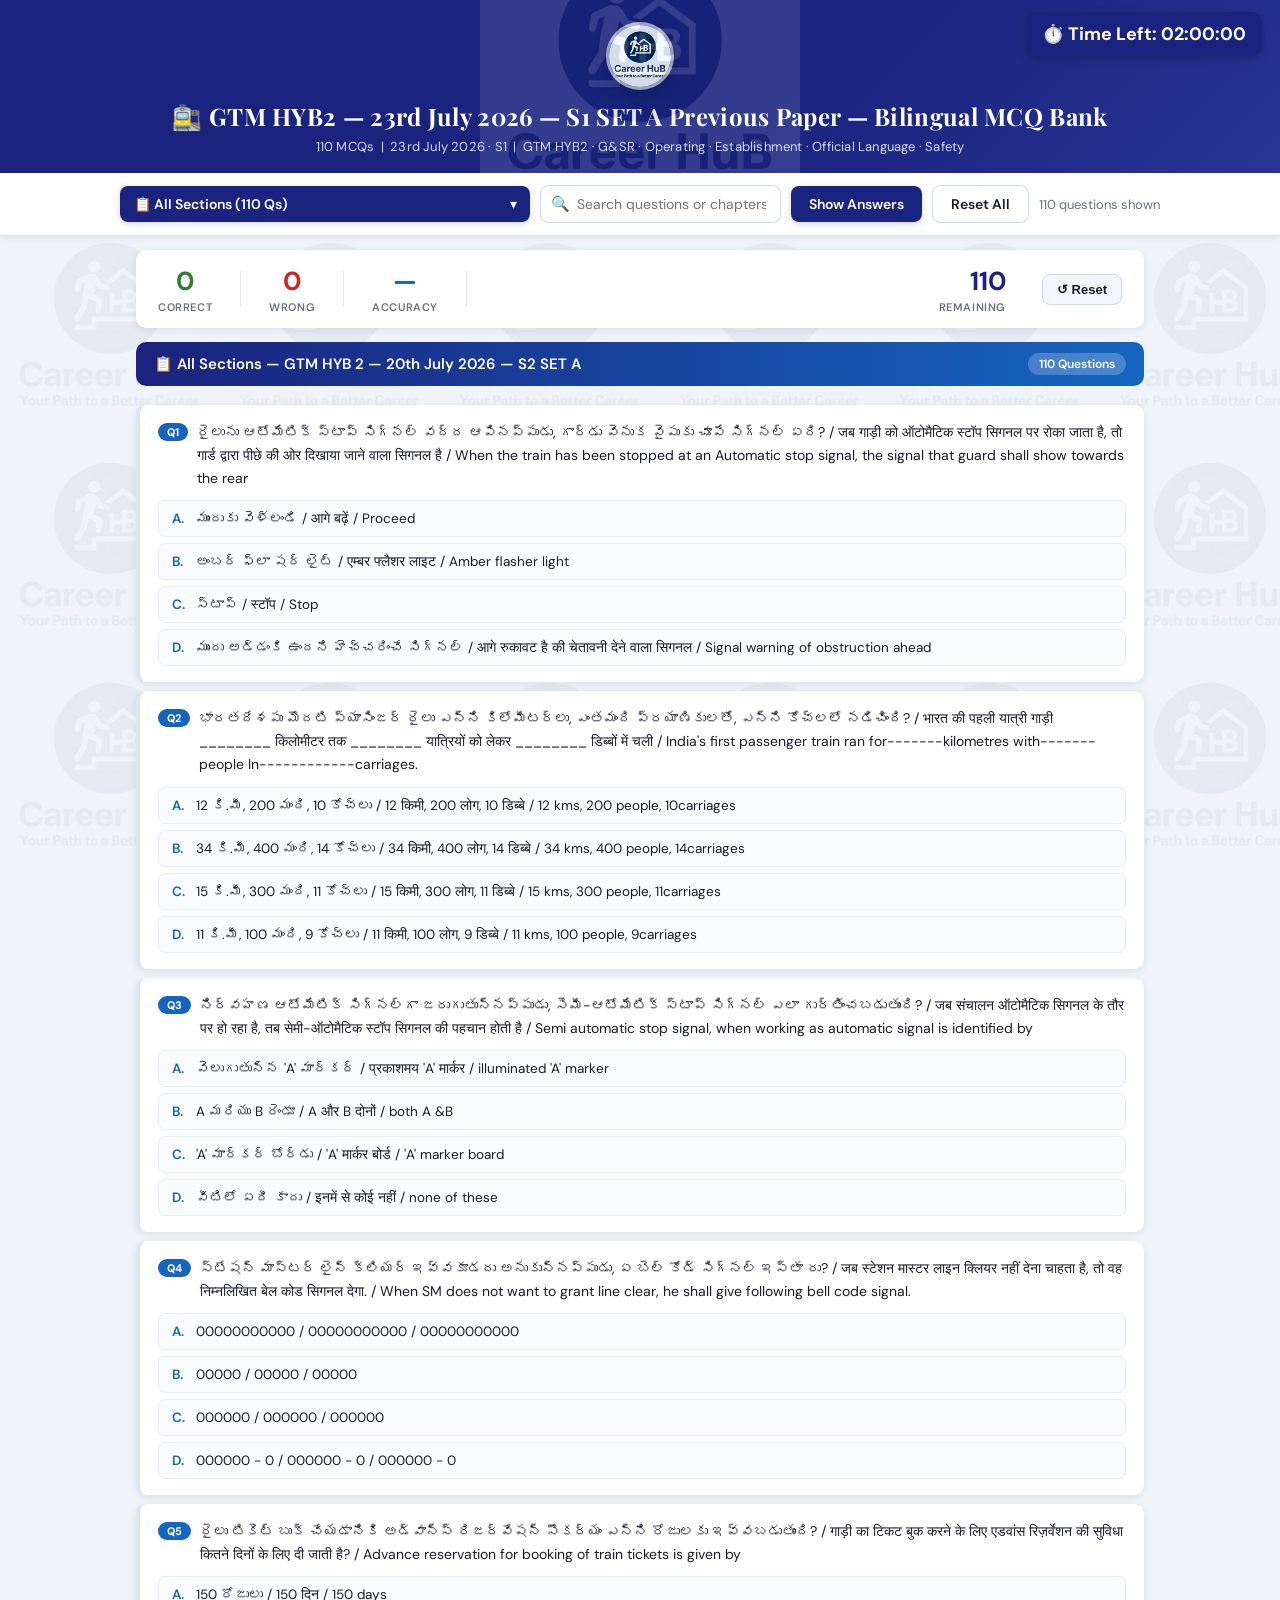
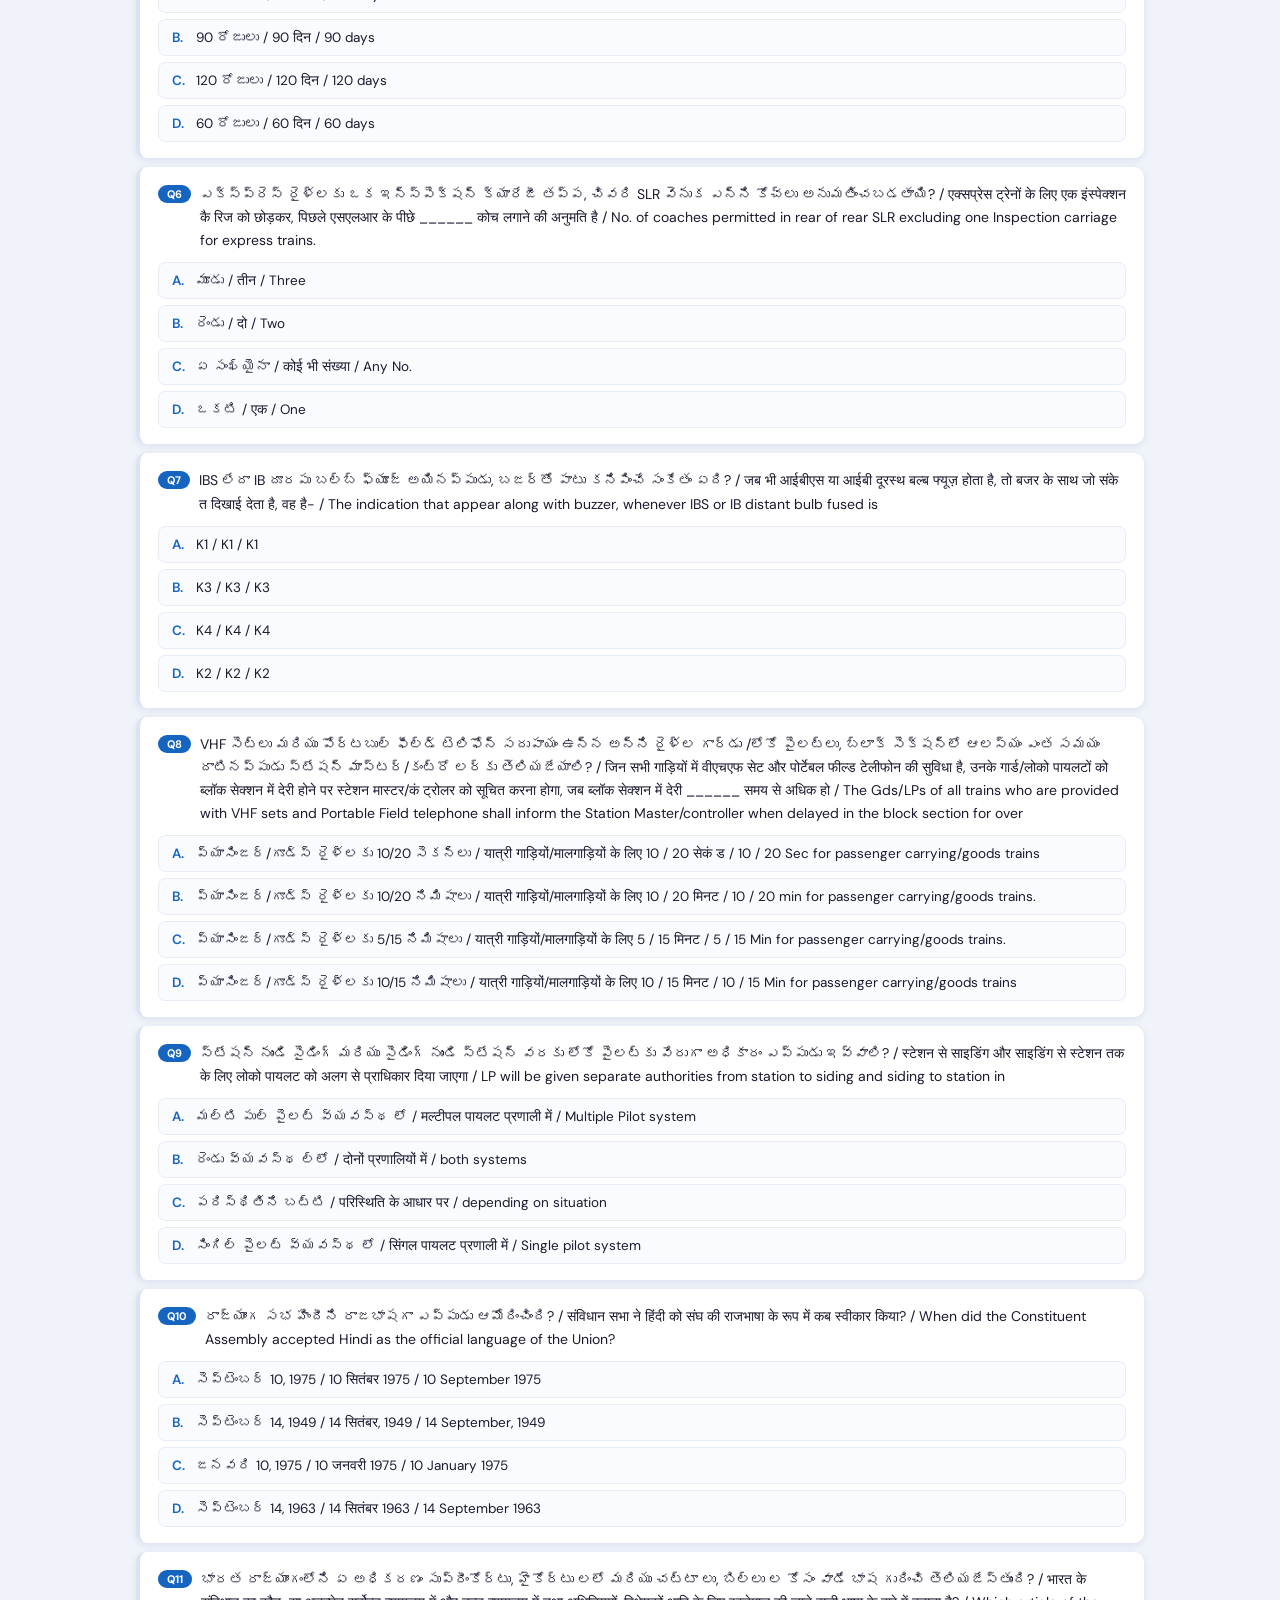
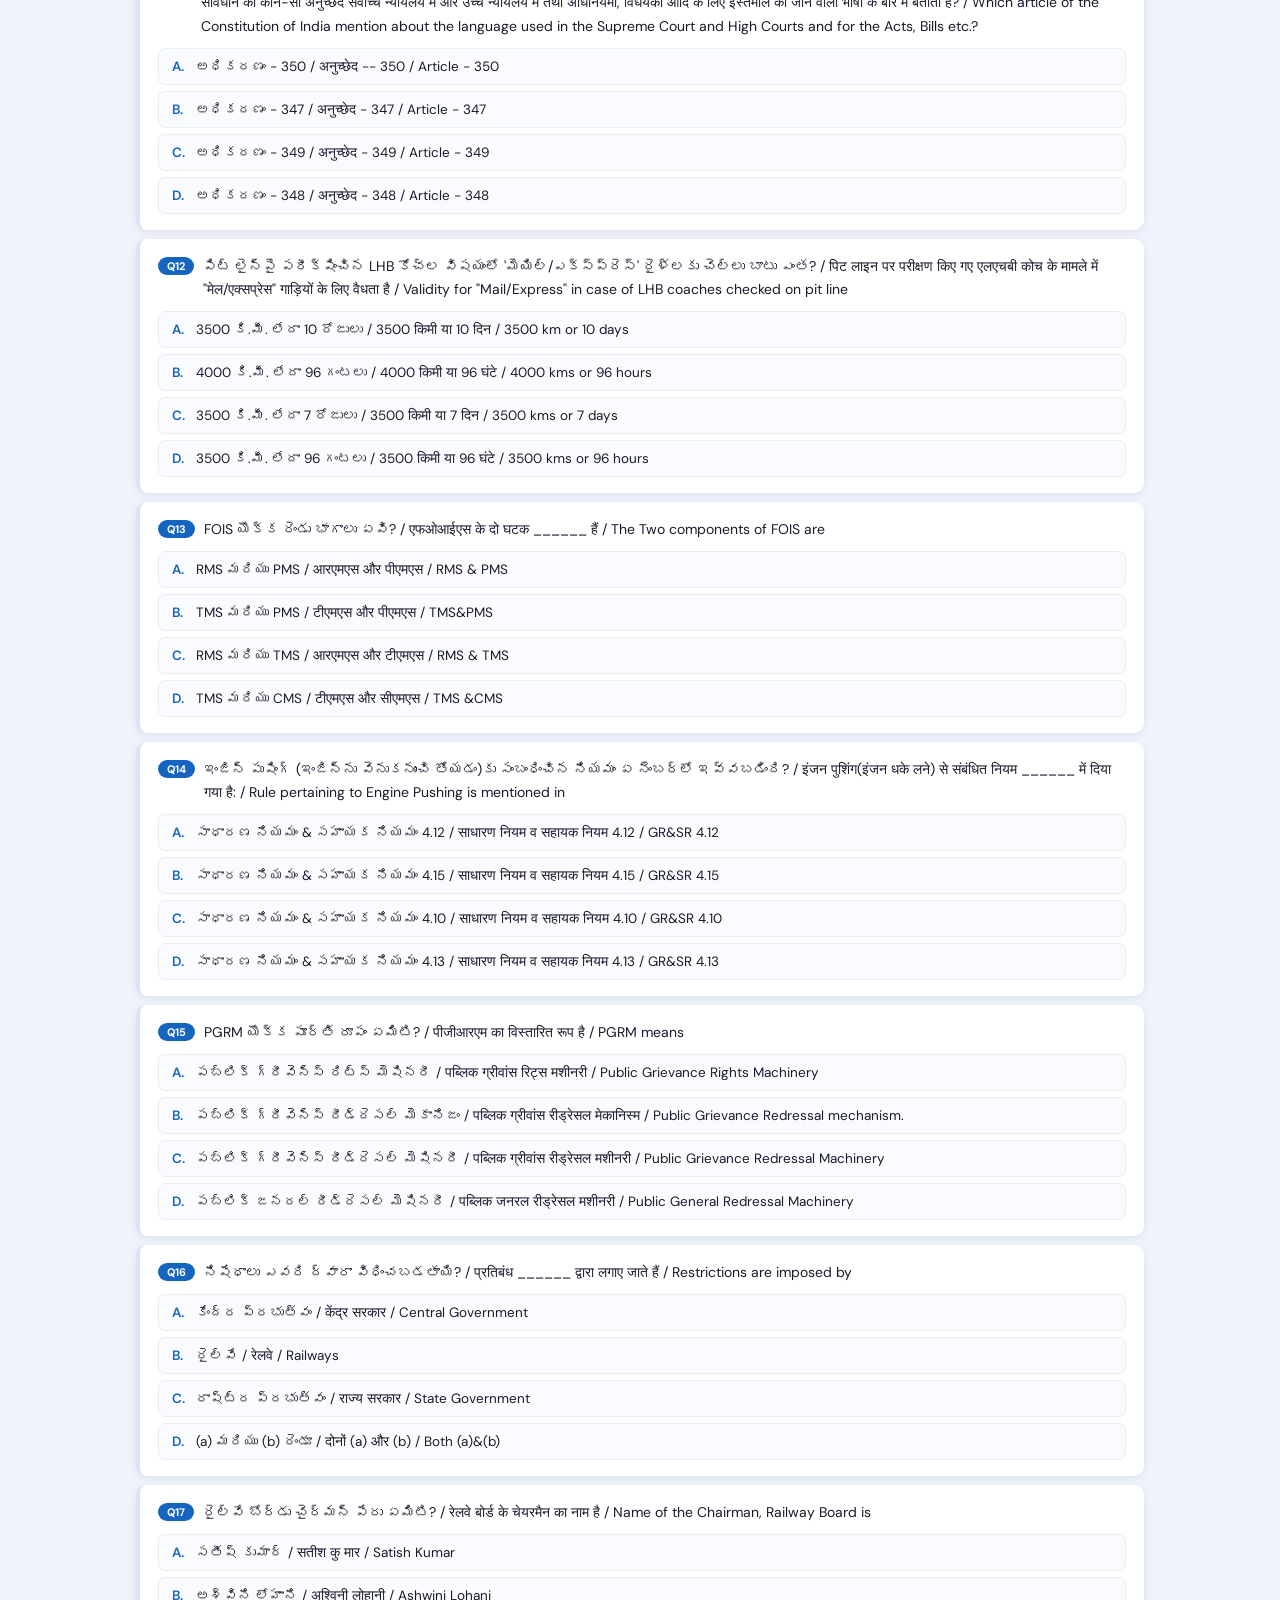
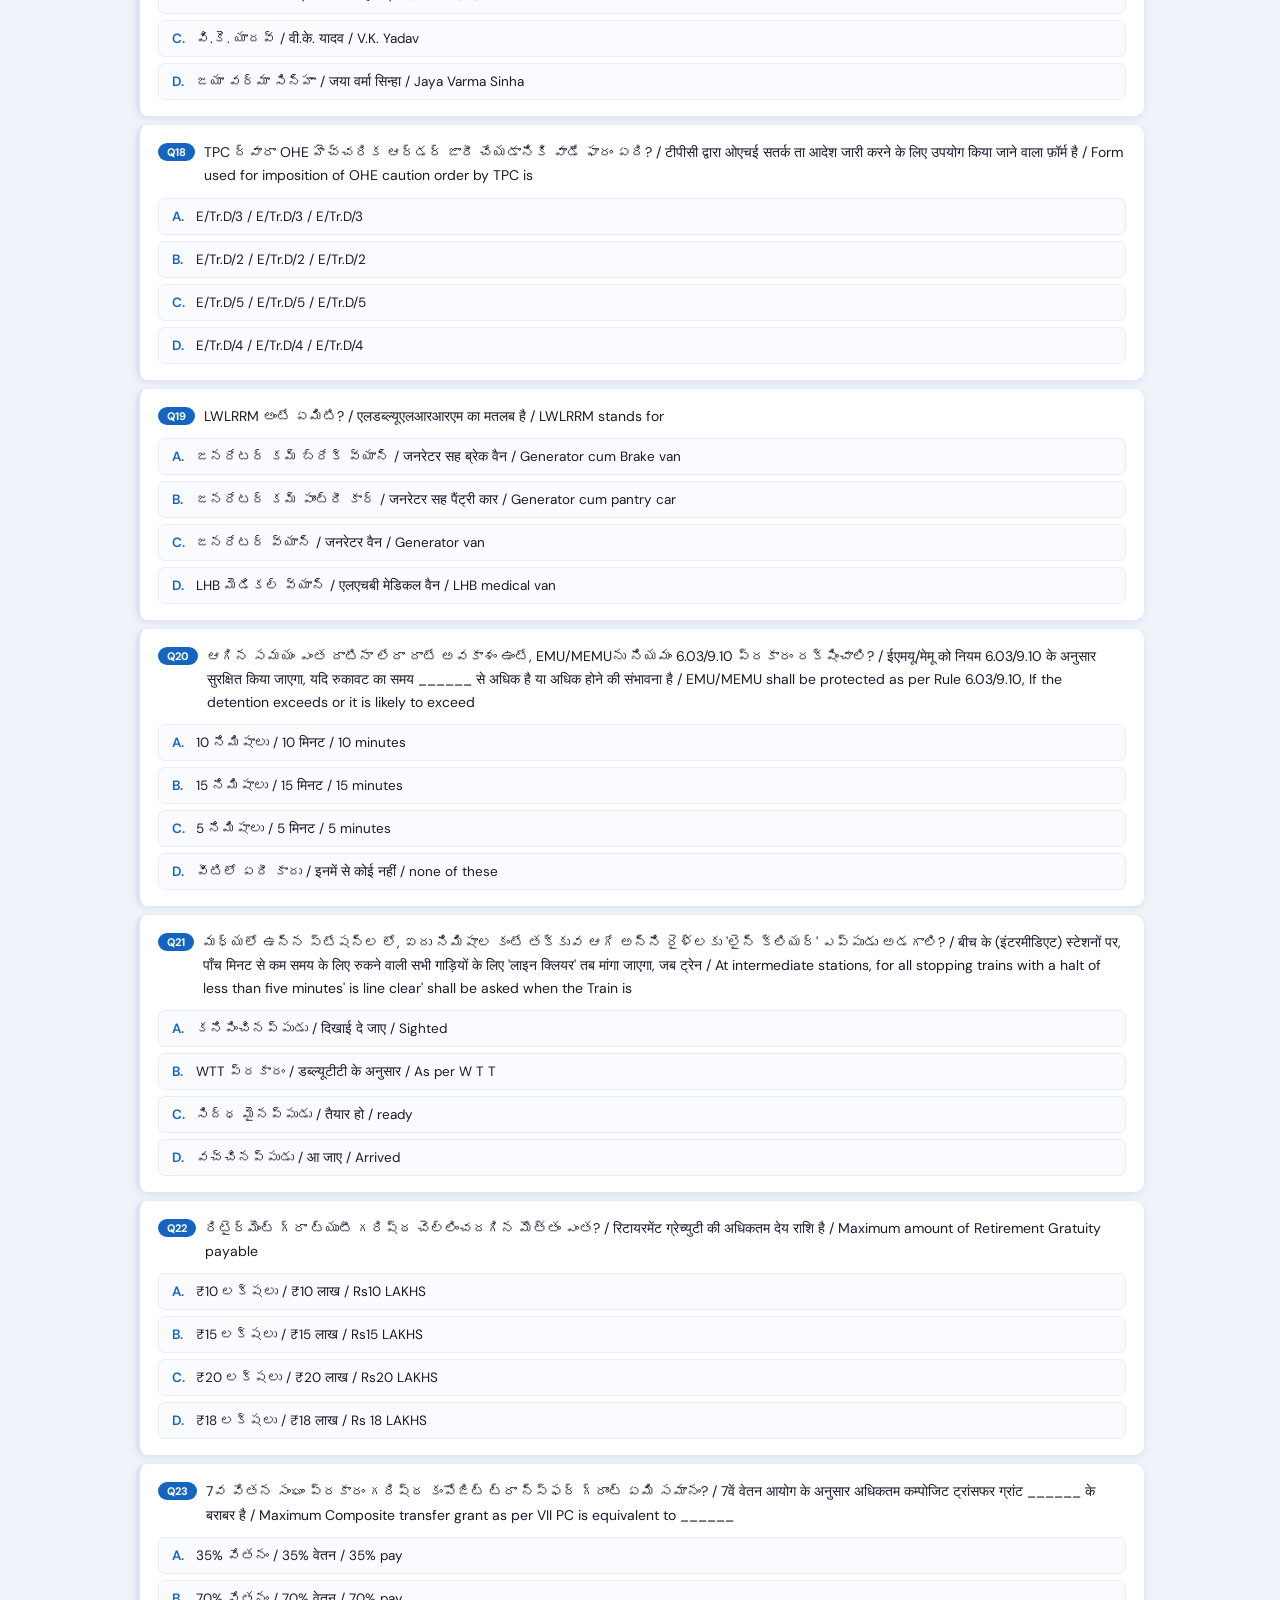
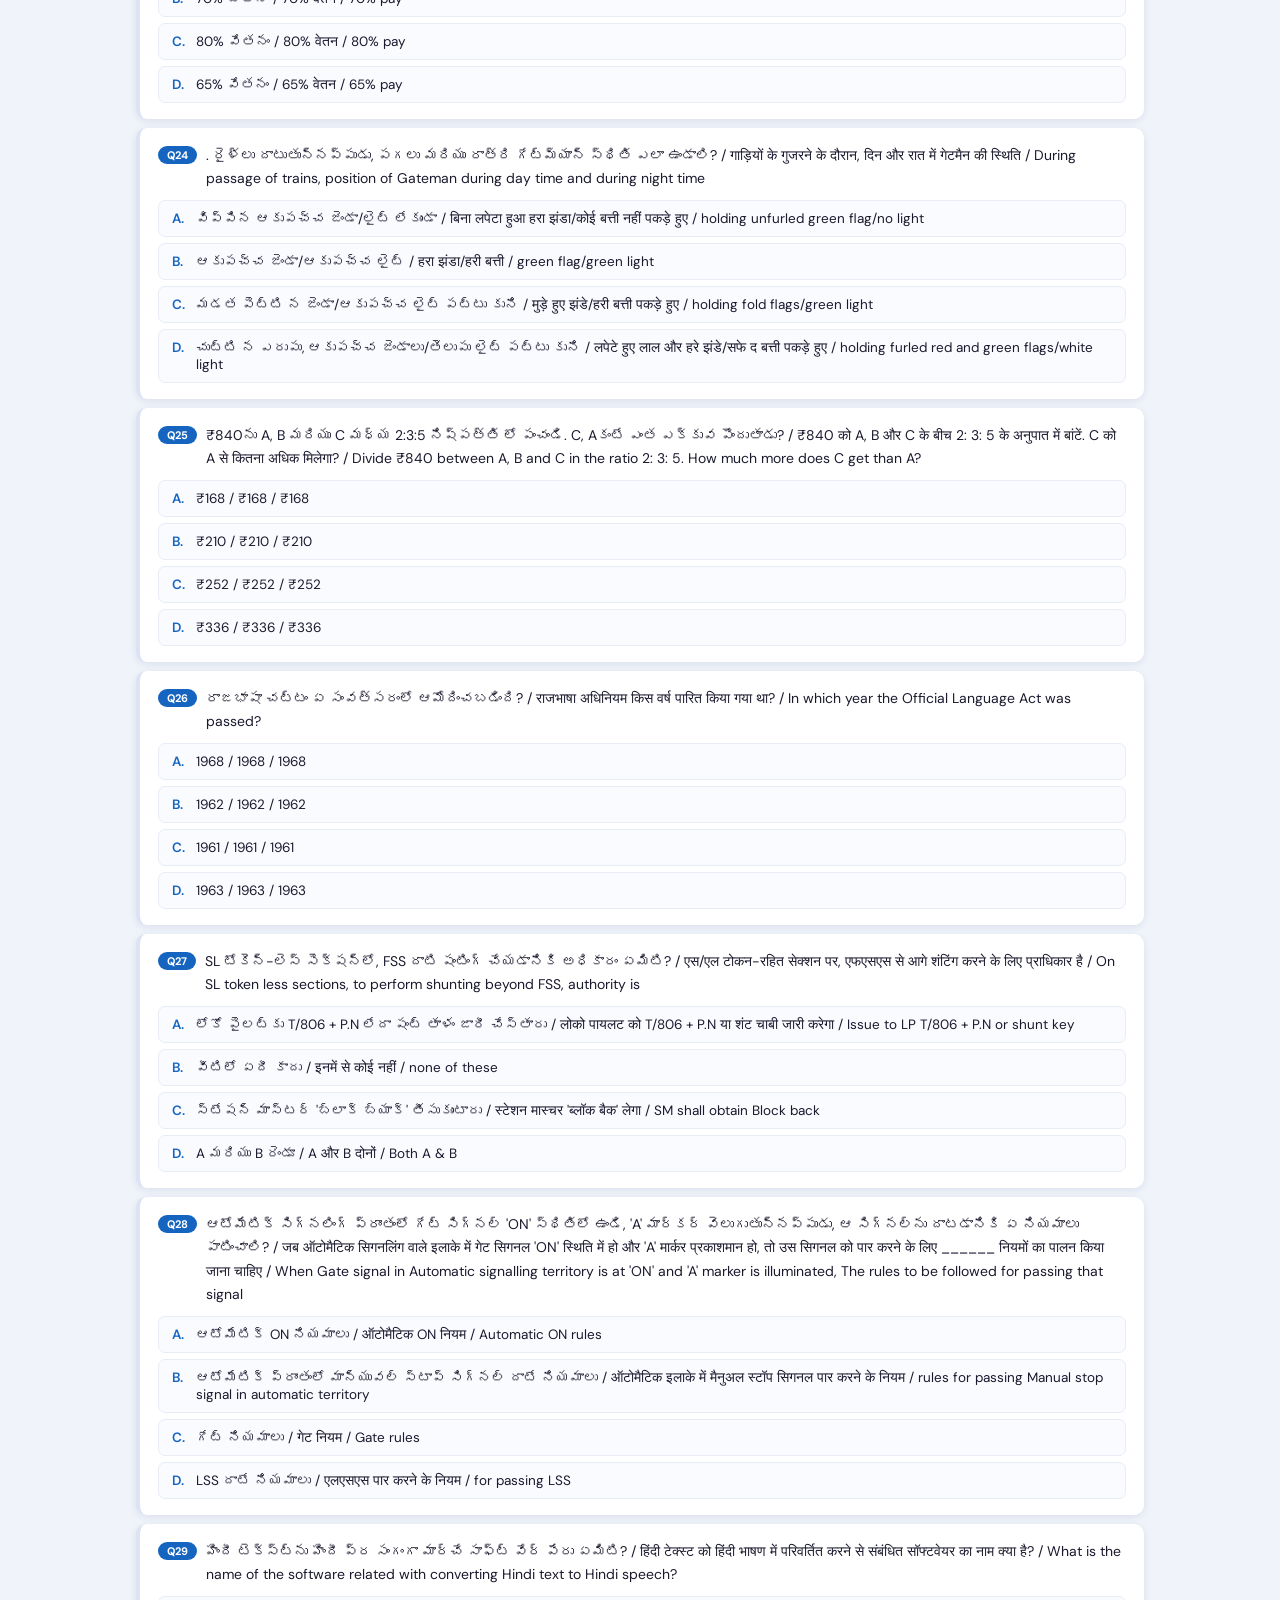
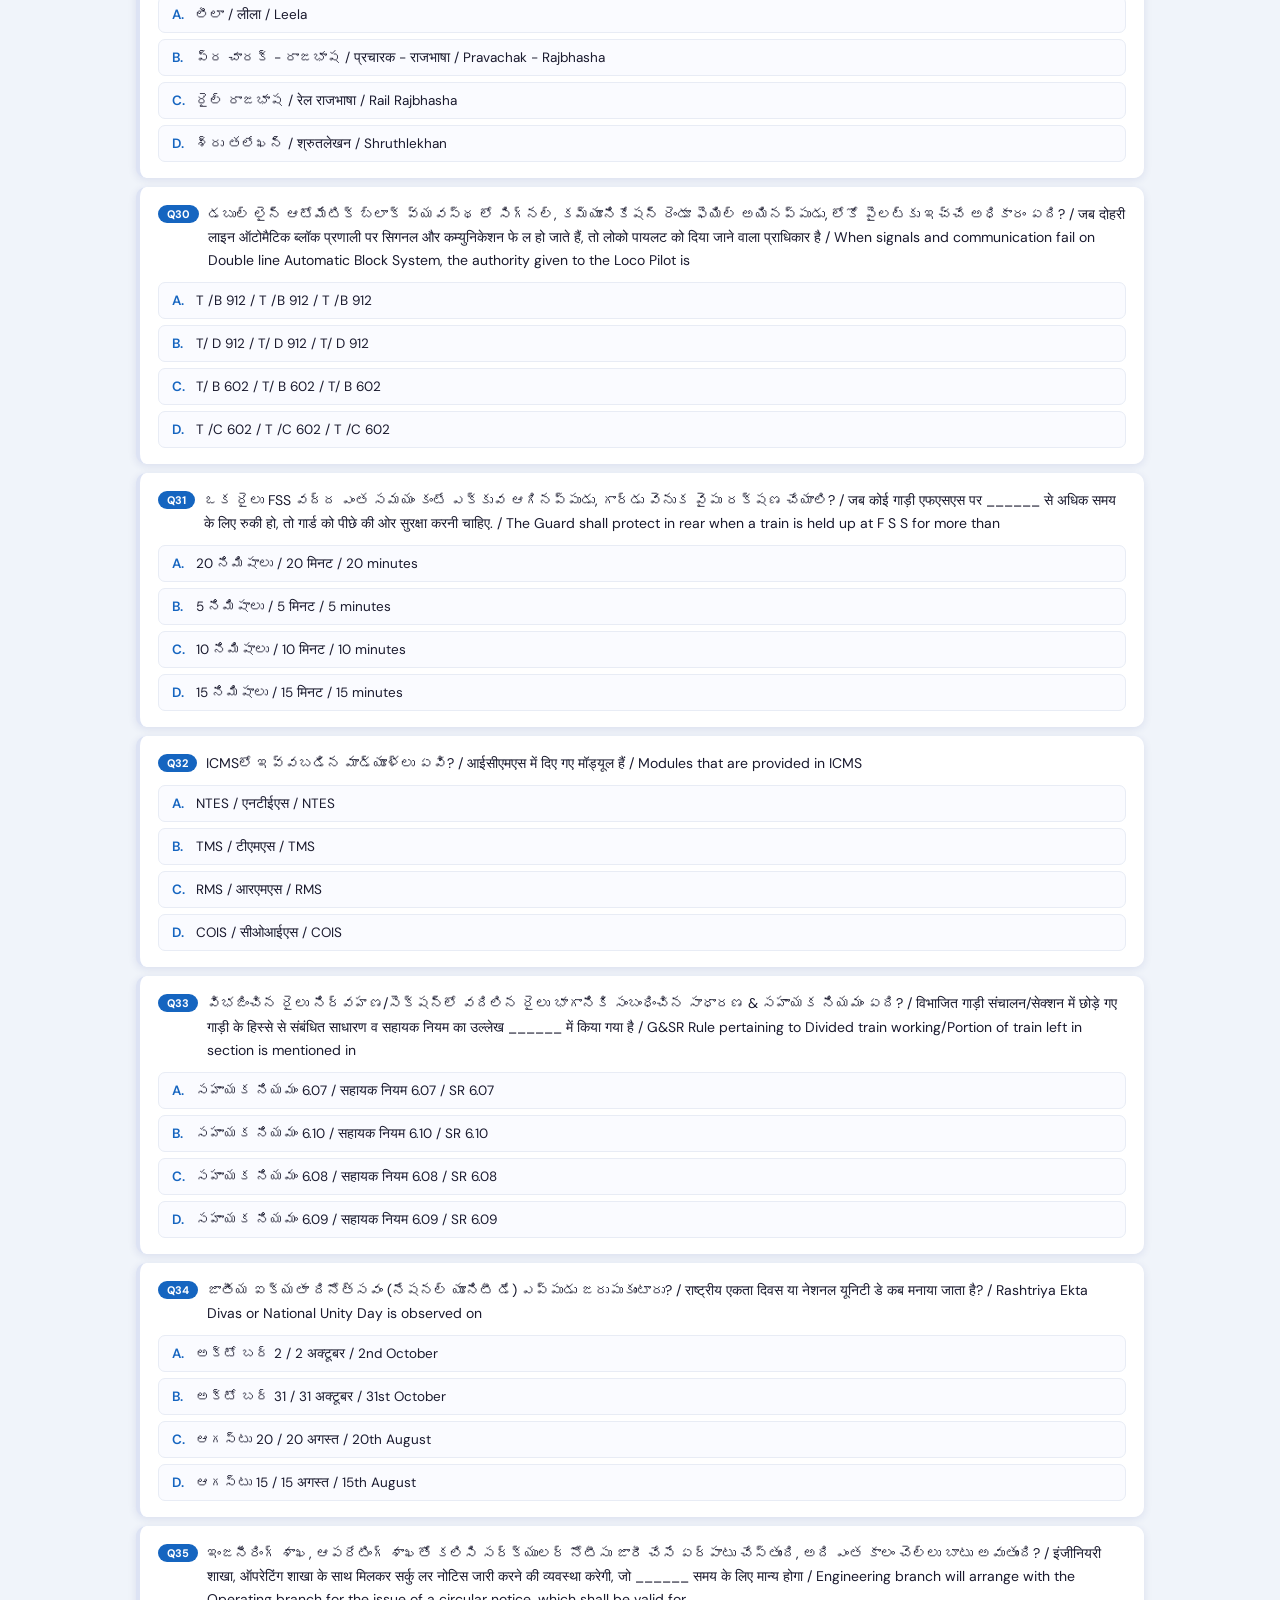
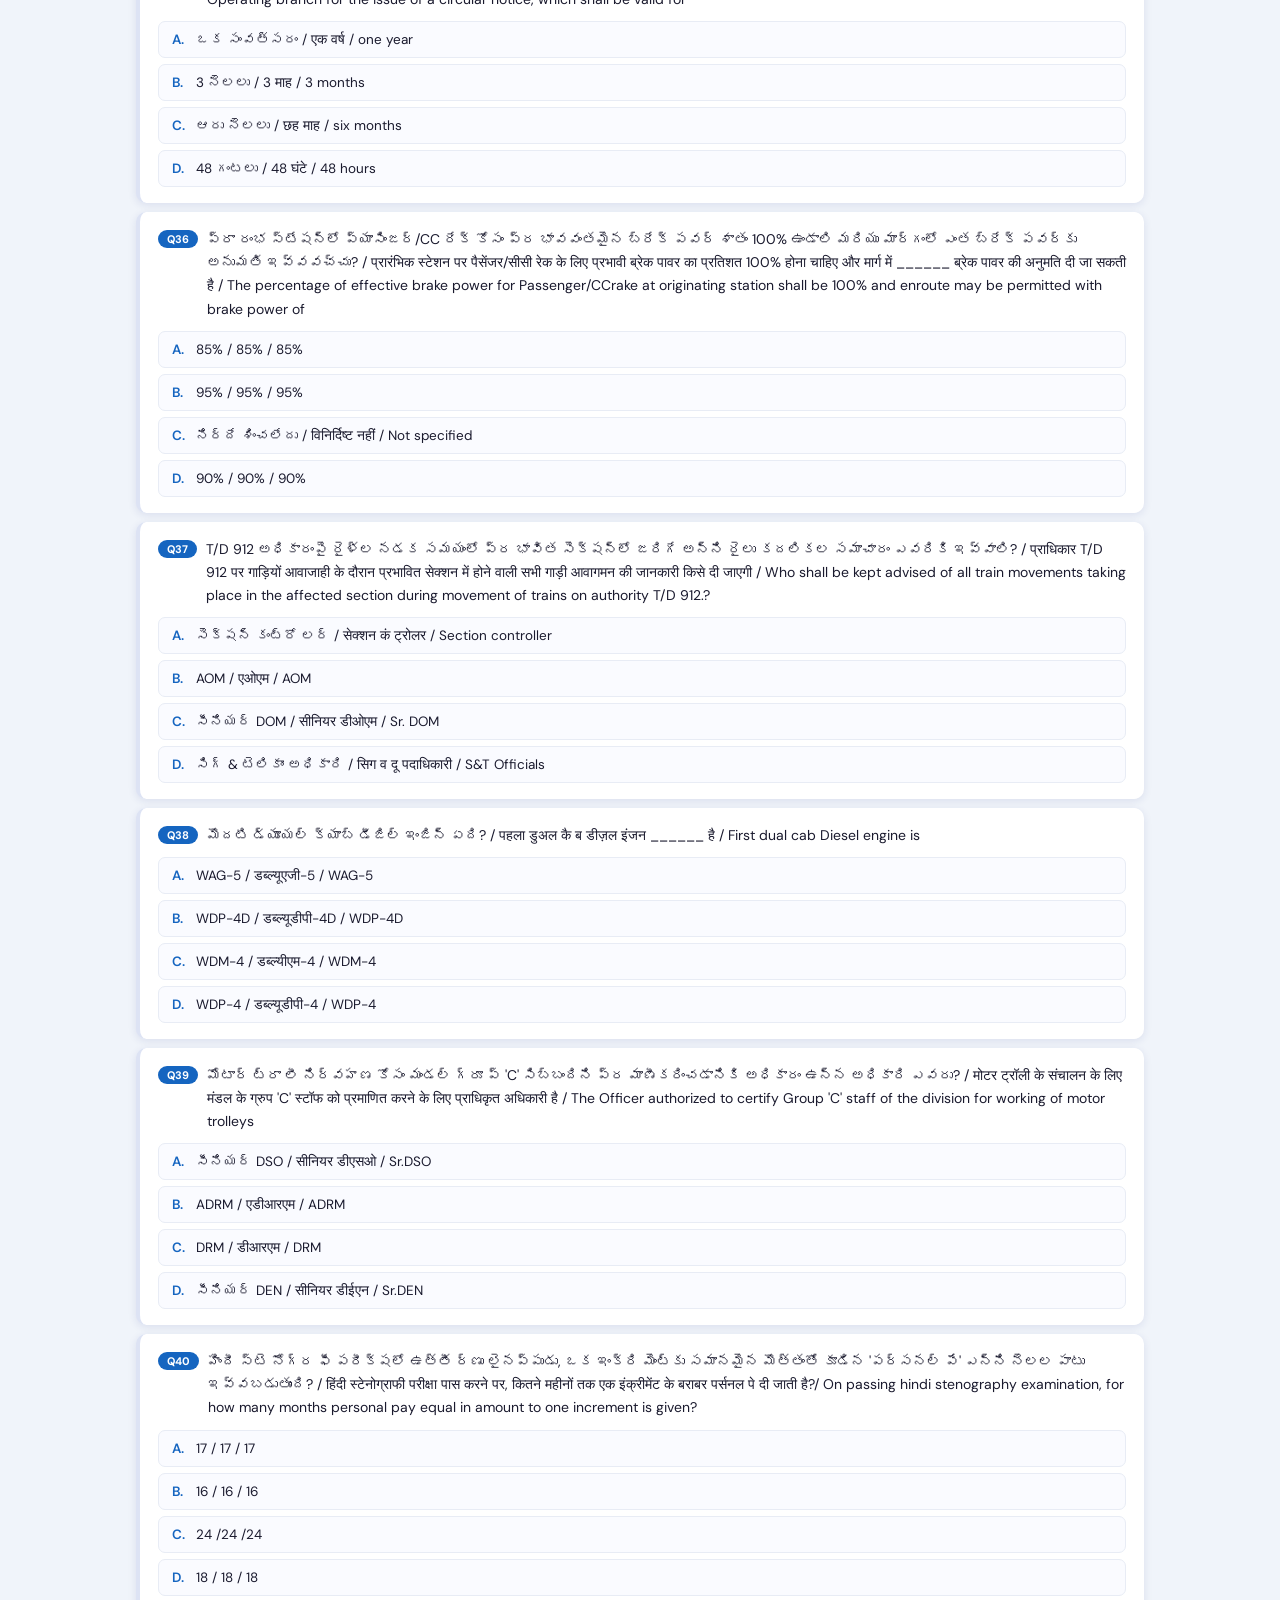
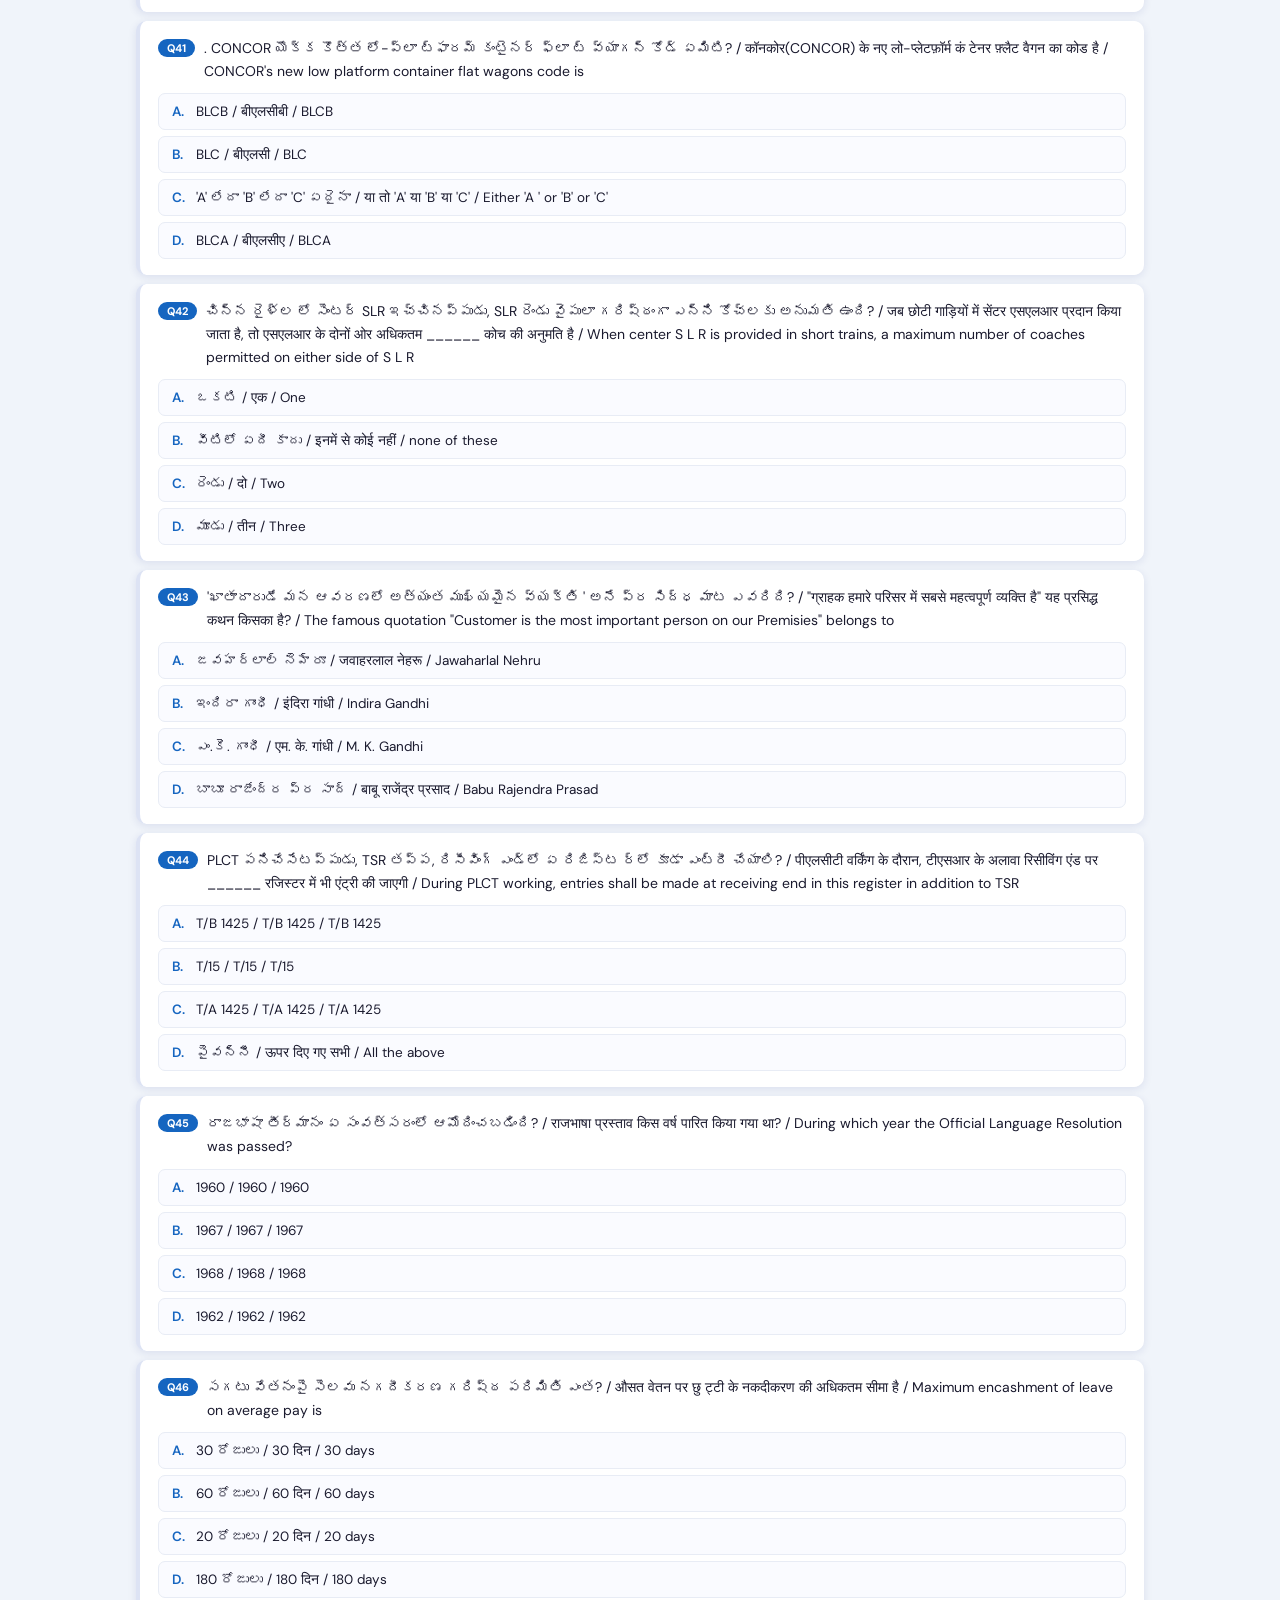
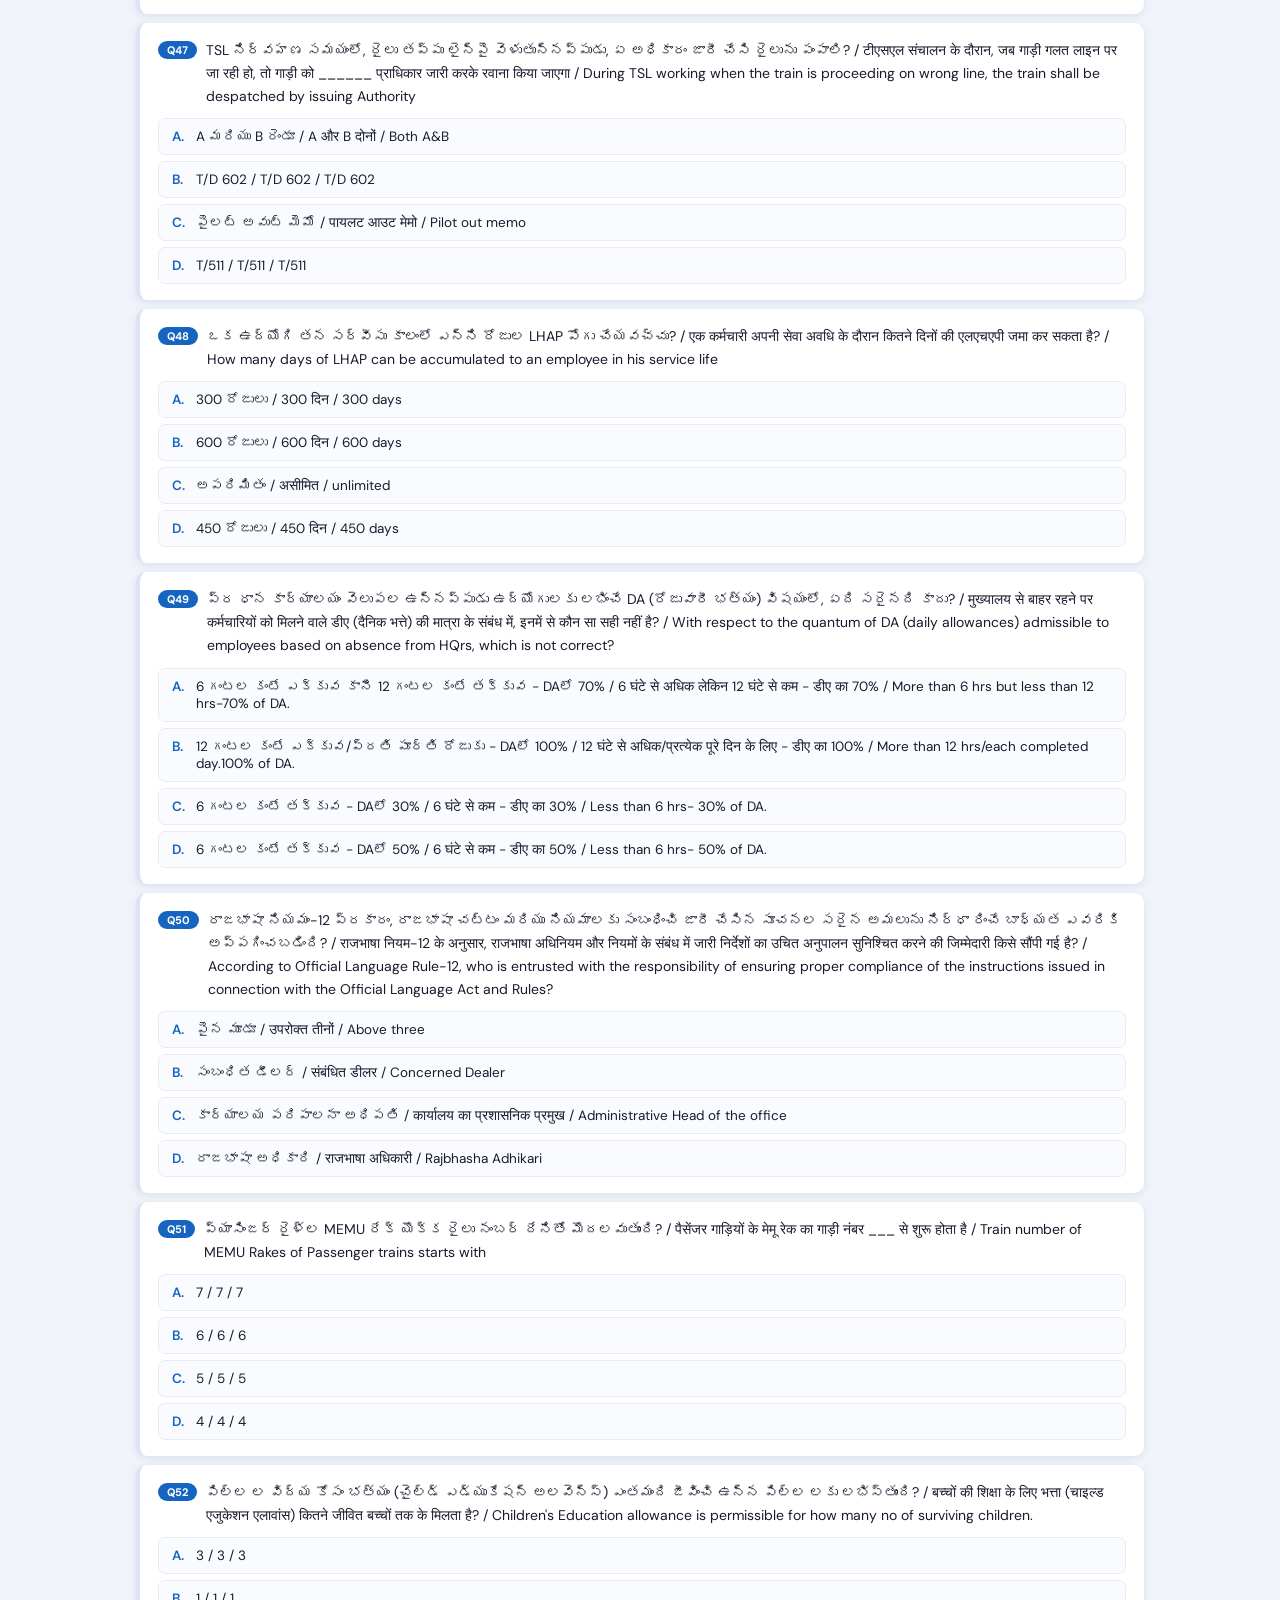
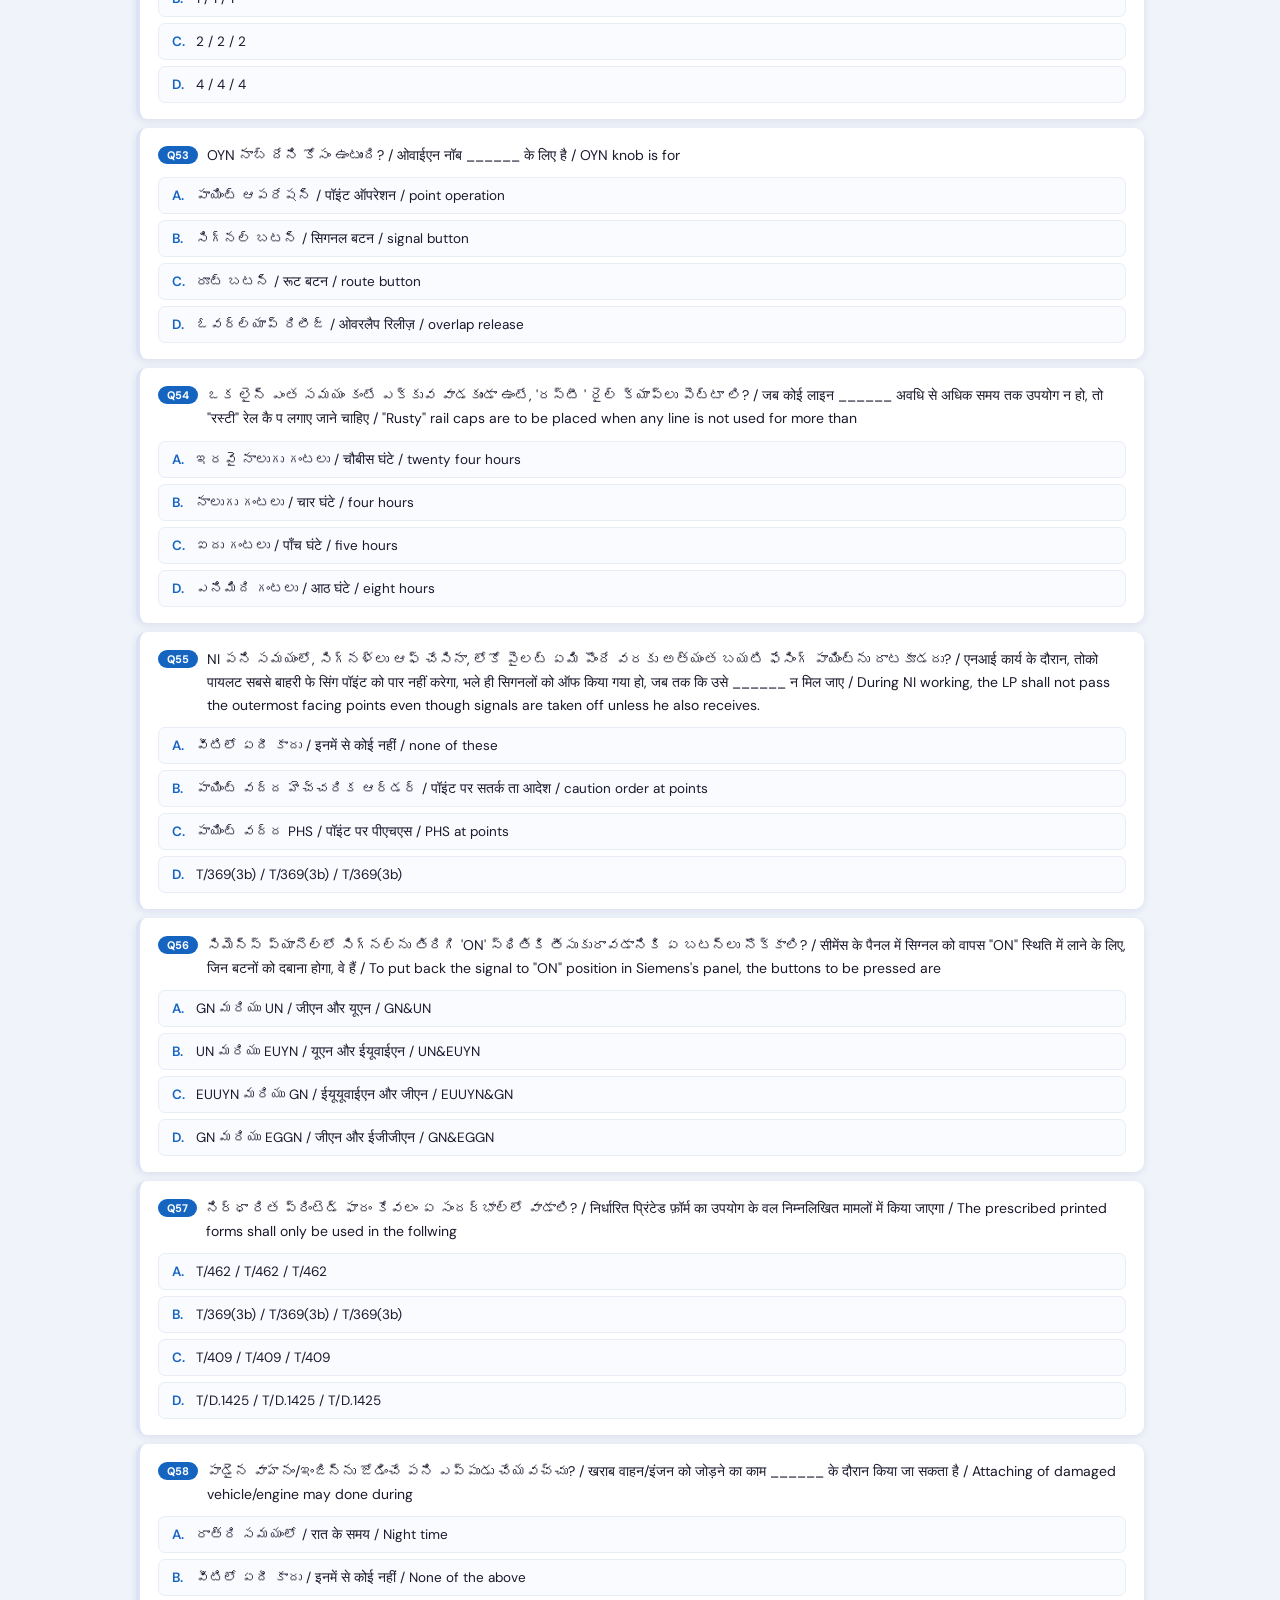
<file: GTM_HYB2_23rdJul26S1_SET_A.html>
<!DOCTYPE html>
<html lang="en">
<head>
<meta charset="UTF-8">
<meta name="viewport" content="width=device-width,initial-scale=1.0">
<title>GTM HYB2 — 23rd July 2026 — S1 SET A Previous Paper — Bilingual MCQ Bank</title>
<link href="https://fonts.googleapis.com/css2?family=DM+Sans:wght@400;500;600;700&family=Playfair+Display:wght@700&display=swap" rel="stylesheet">
<style>
*{box-sizing:border-box;margin:0;padding:0}:root{
  --navy:#1a237e;--blue:#1565c0;
  --green-bg:#e8f5e9;--green-border:#4caf50;--green-text:#1b5e20;
  --card:#fff;--bg:#f0f4fa;--text:#1a1a2e;--muted:#6b7280;
  --radius:10px;--shadow:0 2px 8px rgba(26,35,126,.10);
}
*{box-sizing:border-box;margin:0;padding:0}
body{font-family:'DM Sans',sans-serif;background:var(--bg);color:var(--text);min-height:100vh;position:relative;}
body::before{content:'';position:fixed;top:0;left:0;right:0;bottom:0;background-image:url('[data-uri]');background-repeat:repeat;background-size:220px 220px;opacity:0.045;z-index:0;pointer-events:none;}
body > *{position:relative;z-index:1;}.header{background:linear-gradient(135deg,#1a237e 60%,#283593);color:white;padding:22px 24px 18px;text-align:center;position:relative;overflow:hidden;}.header::before{content:'';position:absolute;top:50%;left:50%;transform:translate(-50%,-50%);width:320px;height:320px;background-image:url('[data-uri]');background-size:contain;background-repeat:no-repeat;background-position:center;opacity:0.12;pointer-events:none;}.header h1{font-family:'Playfair Display',serif;font-size:24px;letter-spacing:.3px;margin-bottom:6px}.header p{font-size:13px;opacity:.82;letter-spacing:.2px}.header-logo{width:68px;height:68px;border-radius:50%;border:3px solid rgba(255,255,255,0.65);object-fit:cover;margin:0 auto 10px;display:block;box-shadow:0 4px 16px rgba(0,0,0,0.25);}.controls{background:white;border-bottom:1px solid #e0e6f0;padding:12px 16px;position:sticky;top:0;z-index:200;box-shadow:0 2px 8px rgba(0,0,0,.07)}.controls-inner{max-width:1040px;margin:0 auto;display:flex;gap:10px;align-items:center;flex-wrap:wrap}.select-wrap{position:relative;flex:0 0 auto}.select-wrap select{appearance:none;-webkit-appearance:none;background:var(--navy);color:white;border:none;border-radius:8px;padding:9px 38px 9px 14px;font-family:'DM Sans',sans-serif;font-size:14px;font-weight:600;cursor:pointer;outline:none;box-shadow:0 2px 6px rgba(26,35,126,.18)}.select-wrap::after{content:"▾";position:absolute;right:13px;top:50%;transform:translateY(-50%);color:white;pointer-events:none;font-size:14px}.search-wrap{position:relative;flex:1;min-width:180px}.search-wrap input{width:100%;padding:9px 14px 9px 36px;border:1.5px solid #d0d8ee;border-radius:8px;font-family:'DM Sans',sans-serif;font-size:14px;outline:none;color:var(--text);transition:border-color.2s,box-shadow.2s}.search-wrap input:focus{border-color:var(--blue);box-shadow:0 0 0 3px rgba(21,101,192,.12)}.search-icon{position:absolute;left:11px;top:50%;transform:translateY(-50%);color:#9ca3af;font-size:15px;pointer-events:none}.btn{border:none;border-radius:8px;padding:9px 18px;font-family:'DM Sans',sans-serif;font-size:14px;font-weight:600;cursor:pointer;transition:all.18s;white-space:nowrap}.btn-primary{background:var(--navy);color:white;box-shadow:0 2px 6px rgba(26,35,126,.2)}.btn-primary:hover{background:#283593;transform:translateY(-1px)}.btn-outline{background:white;color:var(--text);border:1.5px solid #d0d8ee}.btn-outline:hover{background:#f3f6fc;border-color:#b0bcdf}.q-count-label{font-size:13px;color:var(--muted);margin-left:auto;white-space:nowrap}.score-bar{max-width:1040px;margin:14px auto 0;padding:0 16px}.score-card{background:white;border-radius:var(--radius);box-shadow:var(--shadow);padding:14px 22px;display:flex;align-items:center;gap:28px;flex-wrap:wrap}.score-item{text-align:center}.score-val{font-size:26px;font-weight:700;color:var(--navy)}.score-val.correct{color:#2e7d32}.score-val.wrong{color:#c62828}.score-val.acc{color:var(--blue)}.score-label{font-size:11px;color:var(--muted);font-weight:600;text-transform:uppercase;letter-spacing:.6px;margin-top:2px}.divider{width:1px;height:36px;background:#e0e6f0}.score-remaining{margin-left:auto;text-align:right}.score-remaining.score-val{font-size:22px;color:#555}.reset-btn{margin-left:8px;background:#f3f6fc;border:1.5px solid #d0d8ee;border-radius:8px;padding:7px 14px;font-size:13px;font-weight:600;cursor:pointer;color:var(--text);transition:all.18s;display:flex;align-items:center;gap:5px}.reset-btn:hover{background:#e8edf8;border-color:#b0bcdf}.cat-header{max-width:1040px;margin:14px auto 2px;padding:0 16px}.cat-title{background:linear-gradient(90deg,var(--navy),var(--blue));color:white;border-radius:var(--radius);padding:11px 18px;display:flex;justify-content:space-between;align-items:center}.cat-title h2{font-size:15px;font-weight:600}.cat-badge{background:rgba(255,255,255,.22);padding:3px 11px;border-radius:12px;font-size:12px;font-weight:600}.container{max-width:1040px;margin:0 auto;padding:8px 16px 48px}.q-block{background:var(--card);margin:9px 0;padding:16px 18px;border-radius:var(--radius);box-shadow:var(--shadow);border-left:4px solid #dde3f4;transition:border-color.2s}.q-block.answered{border-left-color:var(--blue)}.q-header{display:flex;gap:9px;margin-bottom:10px;align-items:flex-start}.q-num{background:var(--blue);color:white;padding:2px 9px;border-radius:12px;font-size:11px;font-weight:700;white-space:nowrap;flex-shrink:0;margin-top:2px}.q-rule{background:#e8edf8;color:var(--navy);padding:2px 9px;border-radius:12px;font-size:10px;font-weight:600;white-space:nowrap;flex-shrink:0;margin-top:2px;display:none}.q-rule.revealed{display:inline-block}.q-text{font-size:14px;line-height:1.65;color:var(--text)}.options{display:grid;gap:6px;margin-top:10px}.option{padding:9px 13px;border-radius:7px;font-size:13.5px;display:flex;align-items:flex-start;gap:8px;cursor:pointer;transition:all.15s;border:1.5px solid #e8ecf5;background:#fafbff;user-select:none}.option:hover:not(.locked){background:#eef2ff;border-color:#c0caee}.option.selected-wrong{background:#fff3f3;border-color:#f44336;color:#b71c1c}.option.selected-wrong.opt-letter{color:#f44336;font-weight:700}.option.correct-reveal{background:var(--green-bg);border-color:var(--green-border);color:var(--green-text)}.option.correct-reveal.opt-letter{color:#2e7d32;font-weight:700}.option.dimmed{opacity:.5}.opt-letter{flex-shrink:0;font-weight:600;color:var(--blue);min-width:16px}.opt-icon{flex-shrink:0;font-size:15px;margin-top:1px}.option.ans-correct{background:var(--green-bg);border-color:var(--green-border);color:var(--green-text)}.option.ans-correct.opt-letter{color:#2e7d32;font-weight:700}.option.ans-wrong{background:#fafbff;border-color:#e8ecf5;color:#555;opacity:.7}.explanation{margin-top:10px;padding:10px 13px;background:#fffde7;border-left:3px solid #f9a825;border-radius:6px;font-size:12.5px;color:#555;line-height:1.6;display:none}.explanation.visible{display:block}.no-results{text-align:center;color:var(--muted);padding:40px;font-size:15px}.new-submit-bar{max-width:1060px;margin:16px auto 0;padding:0 16px 48px;}.new-submit-inner{background:white;border-radius:10px;box-shadow:0 2px 8px rgba(26,35,126,.10);padding:14px 22px;display:flex;align-items:center;justify-content:space-between;gap:14px;flex-wrap:wrap;border-left:4px solid #2e7d32;}.new-submit-hint{font-size:13px;color:#6b7280;flex:1;line-height:1.5;}.new-submit-hint strong{color:#1a237e;display:block;margin-bottom:2px;font-size:13.5px;}.btn-new-submit{border:none;border-radius:10px;padding:12px 28px;font-family:'DM Sans',sans-serif;font-size:15px;font-weight:700;cursor:pointer;background:linear-gradient(135deg,#1b5e20,#2e7d32);color:white;box-shadow:0 3px 12px rgba(27,94,32,.35);transition:all.2s;white-space:nowrap;}.btn-new-submit:hover{background:linear-gradient(135deg,#2e7d32,#388e3c);transform:translateY(-1px);}.modal-overlay{display:none;position:fixed;inset:0;background:rgba(10,18,60,.58);z-index:9999;align-items:center;justify-content:center;padding:16px}.modal-overlay.open{display:flex}.modal-box{background:white;border-radius:20px;max-width:490px;width:100%;padding:34px 28px 28px;text-align:center;box-shadow:0 16px 60px rgba(0,0,0,.26);animation:popUp.34s cubic-bezier(.34,1.56,.64,1)}
@keyframes popUp{from{transform:scale(.72);opacity:0}to{transform:scale(1);opacity:1}}.m-topic-label{font-size:11px;font-weight:700;text-transform:uppercase;letter-spacing:.8px;color:var(--muted);margin-bottom:6px}.m-emoji{font-size:54px;line-height:1;margin-bottom:8px}.m-score{font-size:50px;font-weight:700;line-height:1.1;margin-bottom:3px}.m-pct{font-size:19px;font-weight:600;opacity:.72;margin-bottom:11px}.m-badge{display:inline-block;font-size:12.5px;font-weight:700;padding:4px 18px;border-radius:20px;margin-bottom:15px;letter-spacing:.3px}.m-msg{font-size:13.5px;line-height:1.75;margin-bottom:22px;padding:0 4px;color:#444}.m-stats{display:flex;gap:0;margin-bottom:24px;border-radius:11px;overflow:hidden;border:1.5px solid #e0e6f0}.m-stat{flex:1;padding:12px 6px;text-align:center;border-right:1.5px solid #e0e6f0}.m-stat:last-child{border-right:none}.m-stat-val{font-size:23px;font-weight:700}.m-stat-lbl{font-size:10px;font-weight:700;text-transform:uppercase;letter-spacing:.5px;color:var(--muted);margin-top:2px}.cv{color:#2e7d32}.wv{color:#c62828}.uv{color:#e65100}.m-actions{display:flex;gap:10px;justify-content:center;flex-wrap:wrap}.m-btn{border:none;border-radius:9px;padding:10px 26px;font-family:'DM Sans',sans-serif;font-size:14px;font-weight:700;cursor:pointer;transition:all.18s}.m-btn-primary{background:var(--navy);color:white}.m-btn-primary:hover{background:#283593}.m-btn-outline{background:#f3f6fc;color:var(--navy);border:1.5px solid #d0d8ee}.m-btn-outline:hover{background:#e8edf8}.m-logo{width:56px;height:56px;border-radius:50%;object-fit:cover;margin:0 auto 8px;display:block;border:2px solid #e0e6f0;box-shadow:0 2px 8px rgba(0,0,0,.12);}.bb.m-score{color:#1565c0}.bb.m-badge{background:#e3f2fd;color:#0d47a1}.bg.m-score{color:#2e7d32}.bg.m-badge{background:#e8f5e9;color:#1b5e20}.by.m-score{color:#f57f17}.by.m-badge{background:#fffde7;color:#e65100}.bo.m-score{color:#e64a19}.bo.m-badge{background:#fbe9e7;color:#bf360c}.br.m-score{color:#c62828}.br.m-badge{background:#ffebee;color:#b71c1c}
</style>
</head>
<body>
<div id="examTimer" style="
position:fixed;top:12px;right:18px;z-index:9999;
background:#1a237e;color:#fff;padding:10px 16px;
border-radius:10px;font-weight:700;font-size:18px;
box-shadow:0 3px 10px rgba(0,0,0,.2);">
⏱️ Time Left: <span id="timerDisplay">02:00:00</span>
</div>

<div class="header">
  <img src="[data-uri]" alt="Career HuB" class="header-logo">
  <h1>🚉 GTM HYB2 — 23rd July 2026 — S1 SET A Previous Paper — Bilingual MCQ Bank</h1>
  <p>110 MCQs &nbsp;|&nbsp; 23rd July 2026 · S1 &nbsp;|&nbsp; GTM HYB2 · G&amp;SR · Operating · Establishment · Official Language · Safety</p>
</div>
<div class="controls">
  <div class="controls-inner">
    <div class="select-wrap"><select id="categorySelect" onchange="onCategoryChange()"></select></div>
    <div class="search-wrap"><span class="search-icon">🔍</span><input type="text" id="searchBox" placeholder="Search questions or chapters..." oninput="filterQuestions()"></div>
    <button class="btn btn-primary" id="showAnswersBtn" onclick="toggleShowAnswers()">Show Answers</button>
    <button class="btn btn-outline" onclick="resetAll()">Reset All</button>
    <span class="q-count-label" id="qCountLabel"></span>
  </div>
</div>
<div class="score-bar">
  <div class="score-card">
    <div class="score-item"><div class="score-val correct" id="sc-correct">0</div><div class="score-label">Correct</div></div>
    <div class="divider"></div>
    <div class="score-item"><div class="score-val wrong" id="sc-wrong">0</div><div class="score-label">Wrong</div></div>
    <div class="divider"></div>
    <div class="score-item"><div class="score-val acc" id="sc-acc">—</div><div class="score-label">Accuracy</div></div>
    <div class="divider"></div>
    <div class="score-item score-remaining"><div class="score-val" id="sc-remaining">76</div><div class="score-label">Remaining</div></div>
    <button class="reset-btn" onclick="resetAll()">↺ Reset</button>
  </div>
</div>
<div class="cat-header">
  <div class="cat-title"><h2 id="catTitleText"></h2><span class="cat-badge" id="catBadge"></span></div>
</div>
<div class="container" id="mainContainer"></div>
<div class="new-submit-bar">
  <div class="new-submit-inner">
    <div class="new-submit-hint"><strong>📝 Submit Test</strong><span id="submitHintText">Answer questions above, then submit to see your score and review answers.</span></div>
    <button class="btn-new-submit" onclick="confirmSubmitTest()">📝 Submit Test</button>
  </div>
</div>
<div class="modal-overlay" id="resultModal">
  <div class="modal-box" id="modalBox">
    <div class="m-topic-label" id="mTopicLabel"></div>
    <img src="[data-uri]" alt="Career HuB" class="m-logo">
    <div class="m-emoji" id="mEmoji"></div>
    <div class="m-score" id="mScore">Total Score: 0 / 110 Questions</div>
    <div class="m-pct" id="mPct"></div>
    <div class="m-badge" id="mBadge"></div>
    <div class="m-msg" id="mMsg"></div>
    <div class="m-stats">
      <div class="m-stat"><div class="m-stat-val cv" id="mC">0</div><div class="m-stat-lbl">Correct</div></div>
      <div class="m-stat"><div class="m-stat-val wv" id="mW">0</div><div class="m-stat-lbl">Wrong</div></div>
      <div class="m-stat"><div class="m-stat-val uv" id="mU">0</div><div class="m-stat-lbl">Skipped</div></div>
      <div class="m-stat"><div class="m-stat-val" id="mTotal" style="color:#1565c0">0</div><div class="m-stat-lbl">Total</div></div>
    </div>
    <div class="m-actions">
      <button class="m-btn m-btn-outline" onclick="closeModal()">Review Answers</button>
      <button class="m-btn m-btn-primary" onclick="retakeTest()">🔄 Retake Test</button>
    </div>
  </div>
</div>

<script>
const DATA = {"GTM HYB2 — 23rd July 2026 — S1 — 110 MCQs":[{"num":1,"q":"రైలును ఆటోమేటిక్ స్టాప్ సిగ్నల్ వద్ద ఆపినప్పుడు, గార్డు వెనుక వైపుకు చూపే సిగ్నల్ ఏది? / जब गाड़ी को ऑटोमैटिक स्टॉप सिगनल पर रोका जाता है, तो गार्ड द्वारा पीछे की ओर दिखाया जाने वाला सिगनल है / When the train has been stopped at an Automatic stop signal, the signal that guard shall show towards the rear","opts":{"A":"స్టాప్ / स्टॉप / Stop","B":"ముందు అడ్డంకి ఉందని హెచ్చరించే సిగ్నల్ / आगे रुकावट है की चेतावनी देने वाला सिगनल / Signal warning of obstruction ahead","C":"అంబర్ ఫ్లా షర్ లైట్ / एम्बर फ्लैशर लाइट / Amber flasher light","D":"ముందుకు వెళ్లండి / आगे बढ़ें / Proceed"},"ans":"A","rule":""},{"num":2,"q":"భారతదేశపు మొదటి ప్యాసింజర్ రైలు ఎన్ని కిలోమీటర్లు, ఎంతమంది ప్రయాణికులతో, ఎన్ని కోచ్లలో నడిచింది? / भारत की पहली यात्री गाड़ी ________ किलोमीटर तक ________ यात्रियों को लेकर ________ डिब्बों में चली / India's first passenger train ran for-------kilometres with-------people In------------carriages.","opts":{"A":"34 కి.మీ, 400 మంది, 14 కోచ్లు / 34 किमी, 400 लोग, 14 डिब्बे / 34 kms, 400 people, 14carriages","B":"12 కి.మీ, 200 మంది, 10 కోచ్లు / 12 किमी, 200 लोग, 10 डिब्बे / 12 kms, 200 people, 10carriages","C":"15 కి.మీ, 300 మంది, 11 కోచ్లు / 15 किमी, 300 लोग, 11 डिब्बे / 15 kms, 300 people, 11carriages","D":"11 కి.మీ, 100 మంది, 9 కోచ్లు / 11 किमी, 100 लोग, 9 डिब्बे / 11 kms, 100 people, 9carriages"},"ans":"A","rule":""},{"num":3,"q":"నిర్వహణ ఆటోమేటిక్ సిగ్నల్గా జరుగుతున్నప్పుడు, సెమీ-ఆటోమేటిక్ స్టాప్ సిగ్నల్ ఎలా గుర్తించబడుతుంది? / जब संचालन ऑटोमैटिक सिगनल के तौर पर हो रहा है, तब सेमी-ऑटोमैटिक स्टॉप सिगनल की पहचान होती है / Semi automatic stop signal, when working as automatic signal is identified by","opts":{"A":"'A' మార్కర్ బోర్డు / 'A' मार्कर बोर्ड / 'A' marker board","B":"వెలుగుతున్న 'A' మార్కర్ / प्रकाशमय 'A' मार्कर / illuminated 'A' marker","C":"A మరియు B రెండూ / A और B दोनों / both A &B","D":"వీటిలో ఏదీ కాదు / इनमें से कोई नहीं / none of these"},"ans":"B","rule":""},{"num":4,"q":"స్టేషన్ మాస్టర్ లైన్ క్లియర్ ఇవ్వకూడదు అనుకున్నప్పుడు, ఏ బెల్ కోడ్ సిగ్నల్ ఇస్తా రు? / जब स्टेशन मास्टर लाइन क्लियर नहीं देना चाहता है, तो वह निम्नलिखित बेल कोड सिगनल देगा. / When SM does not want to grant line clear, he shall give following bell code signal.","opts":{"A":"00000 / 00000 / 00000","B":"000000 / 000000 / 000000","C":"000000 - 0 / 000000 - 0 / 000000 - 0","D":"00000000000 / 00000000000 / 00000000000"},"ans":"B","rule":""},{"num":5,"q":"రైలు టికెట్ బుక్ చేయడానికి అడ్వాన్స్ రిజర్వేషన్ సౌకర్యం ఎన్ని రోజులకు ఇవ్వబడుతుంది? / गाड़ी का टिकट बुक करने के लिए एडवांस रिज़र्वेशन की सुविधा कितने दिनों के लिए दी जाती है? / Advance reservation for booking of train tickets is given by","opts":{"A":"60 రోజులు / 60 दिन / 60 days","B":"90 రోజులు / 90 दिन / 90 days","C":"120 రోజులు / 120 दिन / 120 days","D":"150 రోజులు / 150 दिन / 150 days"},"ans":"A","rule":""},{"num":6,"q":"ఎక్స్‌ప్రెస్ రైళ్లకు ఒక ఇన్స్పెక్షన్ క్యారేజీ తప్ప, చివరి SLR వెనుక ఎన్ని కోచ్లు అనుమతించబడతాయి? / एक्सप्रेस ट्रेनों के लिए एक इंस्पेक्शन कै रिज को छोड़कर, पिछले एसएलआर के पीछे ______ कोच लगाने की अनुमति है / No. of coaches permitted in rear of rear SLR excluding one Inspection carriage for express trains.","opts":{"A":"మూడు / तीन / Three","B":"ఒకటి / एक / One","C":"రెండు / दो / Two","D":"ఏ సంఖ్యైనా / कोई भी संख्या / Any No."},"ans":"C","rule":""},{"num":7,"q":"IBS లేదా IB దూరపు బల్బ్ ఫ్యూజ్ అయినప్పుడు, బజర్తో పాటు కనిపించే సంకేతం ఏది? / जब भी आईबीएस या आईबी दूरस्थ बल्ब फ्यूज़ होता है, तो बजर के साथ जो संके त दिखाई देता है, वह है- / The indication that appear along with buzzer, whenever IBS or IB distant bulb fused is","opts":{"A":"K1 / K1 / K1","B":"K2 / K2 / K2","C":"K3 / K3 / K3","D":"K4 / K4 / K4"},"ans":"D","rule":""},{"num":8,"q":"VHF సెట్లు మరియు పోర్టబుల్ ఫీల్డ్ టెలిఫోన్ సదుపాయం ఉన్న అన్ని రైళ్ల గార్డు /లోకో పైలట్లు, బ్లాక్ సెక్షన్లో ఆలస్యం ఎంత సమయం దాటినప్పుడు స్టేషన్ మాస్టర్/కంట్రో లర్కు తెలియజేయాలి? / जिन सभी गाड़ियों में वीएचएफ सेट और पोर्टेबल फील्ड टेलीफोन की सुविधा है, उनके गार्ड/लोको पायलटों को ब्लॉक सेक्शन में देरी होने पर स्टेशन मास्टर/कं ट्रोलर को सूचित करना होगा, जब ब्लॉक सेक्शन में देरी ______ समय से अधिक हो / The Gds/LPs of all trains who are provided with VHF sets and Portable Field telephone shall inform the Station Master/controller when delayed in the block section for over","opts":{"A":"ప్యాసింజర్/గూడ్స్ రైళ్లకు 10/15 నిమిషాలు / यात्री गाड़ियों/मालगाड़ियों के लिए 10 / 15 मिनट / 10 / 15 Min for passenger carrying/goods trains","B":"ప్యాసింజర్/గూడ్స్ రైళ్లకు 5/15 నిమిషాలు / यात्री गाड़ियों/मालगाड़ियों के लिए 5 / 15 मिनट / 5 / 15 Min for passenger carrying/goods trains.","C":"ప్యాసింజర్/గూడ్స్ రైళ్లకు 10/20 సెకన్లు / यात्री गाड़ियों/मालगाड़ियों के लिए 10 / 20 सेकं ड / 10 / 20 Sec for passenger carrying/goods trains","D":"ప్యాసింజర్/గూడ్స్ రైళ్లకు 10/20 నిమిషాలు / यात्री गाड़ियों/मालगाड़ियों के लिए 10 / 20 मिनट / 10 / 20 min for passenger carrying/goods trains."},"ans":"D","rule":""},{"num":9,"q":"స్టేషన్ నుండి సైడింగ్ మరియు సైడింగ్ నుండి స్టేషన్ వరకు లోకో పైలట్‌కు వేరుగా అధికారం ఎప్పుడు ఇవ్వాలి? / स्टेशन से साइडिंग और साइडिंग से स्टेशन तक के लिए लोको पायलट को अलग से प्राधिकार दिया जाएगा / LP will be given separate authorities from station to siding and siding to station in","opts":{"A":"సింగిల్ పైలట్ వ్యవస్థ లో / सिंगल पायलट प्रणाली में / Single pilot system","B":"మల్టి పుల్ పైలట్ వ్యవస్థ లో / मल्टीपल पायलट प्रणाली में / Multiple Pilot system","C":"రెండు వ్యవస్థ ల్లో / दोनों प्रणालियों में / both systems","D":"పరిస్థితిని బట్టి / परिस्थिति के आधार पर / depending on situation"},"ans":"B","rule":""},{"num":10,"q":"రాజ్యాంగ సభ హిందీని రాజభాషగా ఎప్పుడు ఆమోదించింది? / संविधान सभा ने हिंदी को संघ की राजभाषा के रूप में कब स्वीकार किया? / When did the Constituent Assembly accepted Hindi as the official language of the Union?","opts":{"A":"జనవరి 10, 1975 / 10 जनवरी 1975 / 10 January 1975","B":"సెప్టెంబర్ 10, 1975 / 10 सितंबर 1975 / 10 September 1975","C":"సెప్టెంబర్ 14, 1949 / 14 सितंबर, 1949 / 14 September, 1949","D":"సెప్టెంబర్ 14, 1963 / 14 सितंबर 1963 / 14 September 1963"},"ans":"C","rule":""},{"num":11,"q":"భారత రాజ్యాంగంలోని ఏ అధికరణం సుప్రీంకోర్టు, హైకోర్టు లలో మరియు చట్టా లు, బిల్లు ల కోసం వాడే భాష గురించి తెలియజేస్తుంది? / भारत के संविधान का कौन-सा अनुच्छेद सर्वोच्च न्यायलय में और उच्च न्यायलय में तथा अधिनियमों, विधेयकों आदि के लिए इस्तेमाल की जाने वाली भाषा के बारे में बताता है? / Which article of the Constitution of India mention about the language used in the Supreme Court and High Courts and for the Acts, Bills etc.?","opts":{"A":"అధికరణం - 347 / अनुच्छेद - 347 / Article - 347","B":"అధికరణం - 348 / अनुच्छेद - 348 / Article - 348","C":"అధికరణం - 349 / अनुच्छेद - 349 / Article - 349","D":"అధికరణం - 350 / अनुच्छेद -- 350 / Article - 350"},"ans":"B","rule":""},{"num":12,"q":"పిట్ లైన్పై పరీక్షించిన LHB కోచ్ల విషయంలో 'మెయిల్/ఎక్స్‌ప్రెస్' రైళ్లకు చెల్లు బాటు ఎంత? / पिट लाइन पर परीक्षण किए गए एलएचबी कोच के मामले में \"मेल/एक्सप्रेस\" गाड़ियों के लिए वैधता है / Validity for \"Mail/Express\" in case of LHB coaches checked on pit line","opts":{"A":"3500 కి.మీ. లేదా 96 గంటలు / 3500 किमी या 96 घंटे / 3500 kms or 96 hours","B":"3500 కి.మీ. లేదా 10 రోజులు / 3500 किमी या 10 दिन / 3500 km or 10 days","C":"4000 కి.మీ. లేదా 96 గంటలు / 4000 किमी या 96 घंटे / 4000 kms or 96 hours","D":"3500 కి.మీ. లేదా 7 రోజులు / 3500 किमी या 7 दिन / 3500 kms or 7 days"},"ans":"C","rule":""},{"num":13,"q":"FOIS యొక్క రెండు భాగాలు ఏవి? / एफओआईएस के दो घटक ______ हैं / The Two components of FOIS are","opts":{"A":"RMS మరియు TMS / आरएमएस और टीएमएस / RMS & TMS","B":"RMS మరియు PMS / आरएमएस और पीएमएस / RMS & PMS","C":"TMS మరియు PMS / टीएमएस और पीएमएस / TMS&PMS","D":"TMS మరియు CMS / टीएमएस और सीएमएस / TMS &CMS"},"ans":"A","rule":""},{"num":14,"q":"ఇంజిన్ పుషింగ్ (ఇంజిన్ను వెనుకనుంచి తోయడం)కు సంబంధించిన నియమం ఏ నెంబర్లో ఇవ్వబడింది? / इंजन पुशिंग(इंजन धके लने) से संबंधित नियम ______ में दिया गया है: / Rule pertaining to Engine Pushing is mentioned in","opts":{"A":"సాధారణ నియమం & సహాయక నియమం 4.10 / साधारण नियम व सहायक नियम 4.10 / GR&SR 4.10","B":"సాధారణ నియమం & సహాయక నియమం 4.15 / साधारण नियम व सहायक नियम 4.15 / GR&SR 4.15","C":"సాధారణ నియమం & సహాయక నియమం 4.12 / साधारण नियम व सहायक नियम 4.12 / GR&SR 4.12","D":"సాధారణ నియమం & సహాయక నియమం 4.13 / साधारण नियम व सहायक नियम 4.13 / GR&SR 4.13"},"ans":"C","rule":""},{"num":15,"q":"PGRM యొక్క పూర్తి రూపం ఏమిటి? / पीजीआरएम का विस्तारित रूप है / PGRM means","opts":{"A":"పబ్లిక్ గ్రీవెన్స్ రీడ్రెసల్ మెషినరీ / पब्लिक ग्रीवांस रीड्रेसल मशीनरी / Public Grievance Redressal Machinery","B":"పబ్లిక్ జనరల్ రీడ్రెసల్ మెషినరీ / पब्लिक जनरल रीड्रेसल मशीनरी / Public General Redressal Machinery","C":"పబ్లిక్ గ్రీవెన్స్ రిట్స్ మెషినరీ / पब्लिक ग्रीवांस रिट्स मशीनरी / Public Grievance Rights Machinery","D":"పబ్లిక్ గ్రీవెన్స్ రీడ్రెసల్ మెకానిజం / पब्लिक ग्रीवांस रीड्रेसल मेकानिस्म / Public Grievance Redressal mechanism."},"ans":"A","rule":""},{"num":16,"q":"నిషేధాలు ఎవరి ద్వారా విధించబడతాయి? / प्रतिबंध ______ द्वारा लगाए जाते हैं / Restrictions are imposed by","opts":{"A":"రాష్ట్ర ప్రభుత్వం / राज्य सरकार / State Government","B":"కేంద్ర ప్రభుత్వం / केंद्र सरकार / Central Government","C":"(a) మరియు (b) రెండూ / दोनों (a) और (b) / Both (a)&(b)","D":"రైల్వే / रेलवे / Railways"},"ans":"D","rule":""},{"num":17,"q":"రైల్వే బోర్డు చైర్మన్ పేరు ఏమిటి? / रेलवे बोर्ड के चेयरमैन का नाम है / Name of the Chairman, Railway Board is","opts":{"A":"జయా వర్మా సిన్హా / जया वर्मा सिन्हा / Jaya Varma Sinha","B":"సతీష్ కుమార్ / सतीश कु मार / Satish Kumar","C":"అశ్విని లోహాని / अश्विनी लोहानी / Ashwini Lohani","D":"వి.కె. యాదవ్ / वी.के. यादव / V.K. Yadav"},"ans":"B","rule":""},{"num":18,"q":"TPC ద్వారా OHE హెచ్చరిక ఆర్డర్ జారీ చేయడానికి వాడే ఫారం ఏది? / टीपीसी द्वारा ओएचई सतर्क ता आदेश जारी करने के लिए उपयोग किया जाने वाला फ़ॉर्म है / Form used for imposition of OHE caution order by TPC is","opts":{"A":"E/Tr.D/2 / E/Tr.D/2 / E/Tr.D/2","B":"E/Tr.D/3 / E/Tr.D/3 / E/Tr.D/3","C":"E/Tr.D/4 / E/Tr.D/4 / E/Tr.D/4","D":"E/Tr.D/5 / E/Tr.D/5 / E/Tr.D/5"},"ans":"D","rule":""},{"num":19,"q":"LWLRRM అంటే ఏమిటి? / एलडब्ल्यूएलआरआरएम का मतलब है / LWLRRM stands for","opts":{"A":"జనరేటర్ వ్యాన్ / जनरेटर वैन / Generator van","B":"జనరేటర్ కమ్ పాంట్రీ కార్ / जनरेटर सह पैंट्री कार / Generator cum pantry car","C":"LHB మెడికల్ వ్యాన్ / एलएचबी मेडिकल वैन / LHB medical van","D":"జనరేటర్ కమ్ బ్రేక్ వ్యాన్ / जनरेटर सह ब्रेक वैन / Generator cum Brake van"},"ans":"D","rule":""},{"num":20,"q":"ఆగిన సమయం ఎంత దాటినా లేదా దాటే అవకాశం ఉంటే, EMU/MEMUను నియమం 6.03/9.10 ప్రకారం రక్షించాలి? / ईएमयू/मेमू को नियम 6.03/9.10 के अनुसार सुरक्षित किया जाएगा, यदि रुकावट का समय ______ से अधिक है या अधिक होने की संभावना है / EMU/MEMU shall be protected as per Rule 6.03/9.10, If the detention exceeds or it is likely to exceed","opts":{"A":"5 నిమిషాలు / 5 मिनट / 5 minutes","B":"10 నిమిషాలు / 10 मिनट / 10 minutes","C":"15 నిమిషాలు / 15 मिनट / 15 minutes","D":"వీటిలో ఏదీ కాదు / इनमें से कोई नहीं / none of these"},"ans":"B","rule":""},{"num":21,"q":"మధ్యలో ఉన్న స్టేషన్ల లో, ఐదు నిమిషాల కంటే తక్కువ ఆగే అన్ని రైళ్లకు 'లైన్ క్లియర్' ఎప్పుడు అడగాలి? / बीच के (इंटरमीडिएट) स्टेशनों पर, पाँच मिनट से कम समय के लिए रुकने वाली सभी गाड़ियों के लिए 'लाइन क्लियर' तब मांगा जाएगा, जब ट्रेन / At intermediate stations, for all stopping trains with a halt of less than five minutes' is line clear' shall be asked when the Train is","opts":{"A":"కనిపించినప్పుడు / दिखाई दे जाए / Sighted","B":"వచ్చినప్పుడు / आ जाए / Arrived","C":"WTT ప్రకారం / डब्ल्यूटीटी के अनुसार / As per W T T","D":"సిద్ధ మైనప్పుడు / तैयार हो / ready"},"ans":"A","rule":""},{"num":22,"q":"రిటైర్మెంట్ గ్రా ట్యుటీ గరిష్ఠ చెల్లించదగిన మొత్తం ఎంత? / रिटायरमेंट ग्रेच्युटी की अधिकतम देय राशि है / Maximum amount of Retirement Gratuity payable","opts":{"A":"₹20 లక్షలు / ₹20 लाख / Rs20 LAKHS","B":"₹10 లక్షలు / ₹10 लाख / Rs10 LAKHS","C":"₹18 లక్షలు / ₹18 लाख / Rs 18 LAKHS","D":"₹15 లక్షలు / ₹15 लाख / Rs15 LAKHS"},"ans":"A","rule":""},{"num":23,"q":"7వ వేతన సంఘం ప్రకారం గరిష్ఠ కంపోజిట్ ట్రా న్స్ఫర్ గ్రాంట్ ఏమి సమానం? / 7वें वेतन आयोग के अनुसार अधिकतम कम्पोजिट ट्रांसफर ग्रांट ______ के बराबर है / Maximum Composite transfer grant as per VII PC is equivalent to ______","opts":{"A":"80% వేతనం / 80% वेतन / 80% pay","B":"70% వేతనం / 70% वेतन / 70% pay","C":"65% వేతనం / 65% वेतन / 65% pay","D":"35% వేతనం / 35% वेतन / 35% pay"},"ans":"A","rule":""},{"num":24,"q":". రైళ్లు దాటుతున్నప్పుడు, పగలు మరియు రాత్రి గేట్మ్యాన్ స్థితి ఎలా ఉండాలి? / गाड़ियों के गुजरने के दौरान, दिन और रात में गेटमैन की स्थिति / During passage of trains, position of Gateman during day time and during night time","opts":{"A":"మడత పెట్టి న జెండా/ఆకుపచ్చ లైట్ పట్టు కుని / मुड़े हुए झंडे/हरी बत्ती पकड़े हुए / holding fold flags/green light","B":"చుట్టి న ఎరుపు, ఆకుపచ్చ జెండాలు/తెలుపు లైట్ పట్టు కుని / लपेटे हुए लाल और हरे झंडे/सफे द बत्ती पकड़े हुए / holding furled red and green flags/white light","C":"ఆకుపచ్చ జెండా/ఆకుపచ్చ లైట్ / हरा झंडा/हरी बत्ती / green flag/green light","D":"విప్పిన ఆకుపచ్చ జెండా/లైట్ లేకుండా / बिना लपेटा हुआ हरा झंडा/कोई बत्ती नहीं पकड़े हुए / holding unfurled green flag/no light"},"ans":"B","rule":""},{"num":25,"q":"₹840ను A, B మరియు C మధ్య 2:3:5 నిష్పత్తి లో పంచండి. C, Aకంటే ఎంత ఎక్కువ పొందుతాడు? / ₹840 को A, B और C के बीच 2: 3: 5 के अनुपात में बांटें. C को A से कितना अधिक मिलेगा? / Divide ₹840 between A, B and C in the ratio 2: 3: 5. How much more does C get than A?","opts":{"A":"₹168 / ₹168 / ₹168","B":"₹210 / ₹210 / ₹210","C":"₹252 / ₹252 / ₹252","D":"₹336 / ₹336 / ₹336"},"ans":"C","rule":""},{"num":26,"q":"రాజభాషా చట్టం ఏ సంవత్సరంలో ఆమోదించబడింది? / राजभाषा अधिनियम किस वर्ष पारित किया गया था? / In which year the Official Language Act was passed?","opts":{"A":"1961 / 1961 / 1961","B":"1962 / 1962 / 1962","C":"1963 / 1963 / 1963","D":"1968 / 1968 / 1968"},"ans":"C","rule":""},{"num":27,"q":"SL టోకెన్-లెస్ సెక్షన్లో, FSS దాటి షంటింగ్ చేయడానికి అధికారం ఏమిటి? / एस/एल टोकन-रहित सेक्शन पर, एफएसएस से आगे शंटिंग करने के लिए प्राधिकार है / On SL token less sections, to perform shunting beyond FSS, authority is","opts":{"A":"స్టేషన్ మాస్టర్ 'బ్లాక్ బ్యాక్' తీసుకుంటారు / स्टेशन मास्चर 'ब्लॉक बैक' लेगा / SM shall obtain Block back","B":"లోకో పైలట్‌కు T/806 + P.N లేదా షంట్ తాళం జారీ చేస్తారు / लोको पायलट को T/806 + P.N या शंट चाबी जारी करेगा / Issue to LP T/806 + P.N or shunt key","C":"A మరియు B రెండూ / A और B दोनों / Both A & B","D":"వీటిలో ఏదీ కాదు / इनमें से कोई नहीं / none of these"},"ans":"C","rule":""},{"num":28,"q":"ఆటోమేటిక్ సిగ్నలింగ్ ప్రాంతంలో గేట్ సిగ్నల్ 'ON' స్థితిలో ఉండి, 'A' మార్కర్ వెలుగుతున్నప్పుడు, ఆ సిగ్నల్ను దాటడానికి ఏ నియమాలు పాటించాలి? / जब ऑटोमैटिक सिगनलिंग वाले इलाके में गेट सिगनल 'ON' स्थिति में हो और 'A' मार्कर प्रकाशमान हो, तो उस सिगनल को पार करने के लिए ______ नियमों का पालन किया जाना चाहिए / When Gate signal in Automatic signalling territory is at 'ON' and 'A' marker is illuminated, The rules to be followed for passing that signal","opts":{"A":"ఆటోమేటిక్ ON నియమాలు / ऑटोमैटिक ON नियम / Automatic ON rules","B":"ఆటోమేటిక్ ప్రాంతంలో మాన్యువల్ స్టాప్ సిగ్నల్ దాటే నియమాలు / ऑटोमैटिक इलाके में मैनुअल स्टॉप सिगनल पार करने के नियम / rules for passing Manual stop signal in automatic territory","C":"గేట్ నియమాలు / गेट नियम / Gate rules","D":"LSS దాటే నియమాలు / एलएसएस पार करने के नियम / for passing LSS"},"ans":"A","rule":""},{"num":29,"q":"హిందీ టెక్స్ట్ను హిందీ ప్ర సంగంగా మార్చే సాఫ్ట్ వేర్ పేరు ఏమిటి? / हिंदी टेक्स्ट को हिंदी भाषण में परिवर्तित करने से संबंधित सॉफ्टवेयर का नाम क्या है? / What is the name of the software related with converting Hindi text to Hindi speech?","opts":{"A":"రైల్ రాజభాష / रेल राजभाषा / Rail Rajbhasha","B":"ప్ర చారక్ - రాజభాష / प्रचारक - राजभाषा / Pravachak - Rajbhasha","C":"లీలా / लीला / Leela","D":"శ్రు తలేఖన్ / श्रुतलेखन / Shruthlekhan"},"ans":"B","rule":""},{"num":30,"q":"డబుల్ లైన్ ఆటోమేటిక్ బ్లాక్ వ్యవస్థ లో సిగ్నల్, కమ్యూనికేషన్ రెండూ ఫెయిల్ అయినప్పుడు, లోకో పైలట్‌కు ఇచ్చే అధికారం ఏది? / जब दोहरी लाइन ऑटोमैटिक ब्लॉक प्रणाली पर सिगनल और कम्युनिकेशन फे ल हो जाते हैं, तो लोको पायलट को दिया जाने वाला प्राधिकार है / When signals and communication fail on Double line Automatic Block System, the authority given to the Loco Pilot is","opts":{"A":"T/ B 602 / T/ B 602 / T/ B 602","B":"T/ D 912 / T/ D 912 / T/ D 912","C":"T /C 602 / T /C 602 / T /C 602","D":"T /B 912 / T /B 912 / T /B 912"},"ans":"D","rule":""},{"num":31,"q":"ఒక రైలు FSS వద్ద ఎంత సమయం కంటే ఎక్కువ ఆగినప్పుడు, గార్డు వెనుక వైపు రక్షణ చేయాలి? / जब कोई गाड़ी एफएसएस पर ______ से अधिक समय के लिए रुकी हो, तो गार्ड को पीछे की ओर सुरक्षा करनी चाहिए. / The Guard shall protect in rear when a train is held up at F S S for more than","opts":{"A":"5 నిమిషాలు / 5 मिनट / 5 minutes","B":"10 నిమిషాలు / 10 मिनट / 10 minutes","C":"15 నిమిషాలు / 15 मिनट / 15 minutes","D":"20 నిమిషాలు / 20 मिनट / 20 minutes"},"ans":"C","rule":""},{"num":32,"q":"ICMSలో ఇవ్వబడిన మాడ్యూళ్లు ఏవి? / आईसीएमएस में दिए गए मॉड्यूल हैं / Modules that are provided in ICMS","opts":{"A":"TMS / टीएमएस / TMS","B":"RMS / आरएमएस / RMS","C":"NTES / एनटीईएस / NTES","D":"COIS / सीओआईएस / COIS"},"ans":"D","rule":""},{"num":33,"q":"విభజించిన రైలు నిర్వహణ/సెక్షన్లో వదిలిన రైలు భాగానికి సంబంధించిన సాధారణ & సహాయక నియమం ఏది? / विभाजित गाड़ी संचालन/सेक्शन में छोड़े गए गाड़ी के हिस्से से संबंधित साधारण व सहायक नियम का उल्लेख ______ में किया गया है / G&SR Rule pertaining to Divided train working/Portion of train left in section is mentioned in","opts":{"A":"సహాయక నియమం 6.07 / सहायक नियम 6.07 / SR 6.07","B":"సహాయక నియమం 6.08 / सहायक नियम 6.08 / SR 6.08","C":"సహాయక నియమం 6.09 / सहायक नियम 6.09 / SR 6.09","D":"సహాయక నియమం 6.10 / सहायक नियम 6.10 / SR 6.10"},"ans":"C","rule":""},{"num":34,"q":"జాతీయ ఐక్యతా దినోత్సవం (నేషనల్ యూనిటీ డే) ఎప్పుడు జరుపుకుంటారు? / राष्ट्रीय एकता दिवस या नेशनल यूनिटी डे कब मनाया जाता है? / Rashtriya Ekta Divas or National Unity Day is observed on","opts":{"A":"అక్టో బర్ 31 / 31 अक्टूबर / 31st October","B":"అక్టో బర్ 2 / 2 अक्टूबर / 2nd October","C":"ఆగస్టు 15 / 15 अगस्त / 15th August","D":"ఆగస్టు 20 / 20 अगस्त / 20th August"},"ans":"A","rule":""},{"num":35,"q":"ఇంజనీరింగ్ శాఖ, ఆపరేటింగ్ శాఖతో కలిసి సర్క్యులర్ నోటీసు జారీ చేసే ఏర్పాటు చేస్తుంది, అది ఎంత కాలం చెల్లు బాటు అవుతుంది? / इंजीनियरी शाखा, ऑपरेटिंग शाखा के साथ मिलकर सर्कु लर नोटिस जारी करने की व्यवस्था करेगी, जो ______ समय के लिए मान्य होगा / Engineering branch will arrange with the Operating branch for the issue of a circular notice, which shall be valid for","opts":{"A":"ఒక సంవత్సరం / एक वर्ष / one year","B":"48 గంటలు / 48 घंटे / 48 hours","C":"3 నెలలు / 3 माह / 3 months","D":"ఆరు నెలలు / छह माह / six months"},"ans":"C","rule":""},{"num":36,"q":"ప్రా రంభ స్టేషన్లో ప్యాసింజర్/CC రేక్ కోసం ప్ర భావవంతమైన బ్రేక్ పవర్ శాతం 100% ఉండాలి మరియు మార్గంలో ఎంత బ్రేక్ పవర్కు అనుమతి ఇవ్వవచ్చు? / प्रारंभिक स्टेशन पर पैसेंजर/सीसी रेक के लिए प्रभावी ब्रेक पावर का प्रतिशत 100% होना चाहिए और मार्ग में ______ ब्रेक पावर की अनुमति दी जा सकती है / The percentage of effective brake power for Passenger/CCrake at originating station shall be 100% and enroute may be permitted with brake power of","opts":{"A":"95% / 95% / 95%","B":"90% / 90% / 90%","C":"85% / 85% / 85%","D":"నిర్దే శించలేదు / विनिर्दिष्ट नहीं / Not specified"},"ans":"B","rule":""},{"num":37,"q":"T/D 912 అధికారంపై రైళ్ల నడక సమయంలో ప్ర భావిత సెక్షన్లో జరిగే అన్ని రైలు కదలికల సమాచారం ఎవరికి ఇవ్వాలి? / प्राधिकार T/D 912 पर गाड़ियों आवाजाही के दौरान प्रभावित सेक्शन में होने वाली सभी गाड़ी आवागमन की जानकारी किसे दी जाएगी / Who shall be kept advised of all train movements taking place in the affected section during movement of trains on authority T/D 912.?","opts":{"A":"సెక్షన్ కంట్రో లర్ / सेक्शन कं ट्रोलर / Section controller","B":"AOM / एओएम / AOM","C":"సీనియర్ DOM / सीनियर डीओएम / Sr. DOM","D":"సిగ్ & టెలికాం అధికారి / सिग व दू पदाधिकारी / S&T Officials"},"ans":"A","rule":""},{"num":38,"q":"మొదటి డ్యూయల్ క్యాబ్ డీజిల్ ఇంజిన్ ఏది? / पहला डुअल कै ब डीज़ल इंजन ______ है / First dual cab Diesel engine is","opts":{"A":"WDP-4D / डब्ल्यूडीपी-4D / WDP-4D","B":"WDM-4 / डब्ल्यीएम-4 / WDM-4","C":"WAG-5 / डब्ल्यूएजी-5 / WAG-5","D":"WDP-4 / डब्ल्यूडीपी-4 / WDP-4"},"ans":"A","rule":""},{"num":39,"q":"మోటార్ ట్రా లీ నిర్వహణ కోసం మండల్ గ్రూ ప్ 'C' సిబ్బందిని ప్ర మాణీకరించడానికి అధికారం ఉన్న అధికారి ఎవరు? / मोटर ट्रॉली के संचालन के लिए मंडल के ग्रुप 'C' स्टॉफ को प्रमाणित करने के लिए प्राधिकृत अधिकारी है / The Officer authorized to certify Group 'C' staff of the division for working of motor trolleys","opts":{"A":"సీనియర్ DEN / सीनियर डीईएन / Sr.DEN","B":"సీనియర్ DSO / सीनियर डीएसओ / Sr.DSO","C":"ADRM / एडीआरएम / ADRM","D":"DRM / डीआरएम / DRM"},"ans":"B","rule":""},{"num":40,"q":"హిందీ స్టె నోగ్ర ఫీ పరీక్షలో ఉత్తీ ర్ణు లైనప్పుడు, ఒక ఇంక్రి మెంట్కు సమానమైన మొత్తంతో కూడిన 'పర్సనల్ పే' ఎన్ని నెలల పాటు ఇవ్వబడుతుంది? / हिंदी स्टेनोग्राफी परीक्षा पास करने पर, कितने महीनों तक एक इंक्रीमेंट के बराबर पर्सनल पे दी जाती है?/ On passing hindi stenography examination, for how many months personal pay equal in amount to one increment is given?","opts":{"A":"24 /24 /24","B":"16 / 16 / 16","C":"17 / 17 / 17","D":"18 / 18 / 18"},"ans":"A","rule":""},{"num":41,"q":". CONCOR యొక్క కొత్త లో-ప్లా ట్ఫారమ్ కంటైనర్ ఫ్లా ట్ వ్యాగన్ కోడ్ ఏమిటి? / कॉनकोर(CONCOR) के नए लो-प्लेटफ़ॉर्म कं टेनर फ़्लैट वैगन का कोड है / CONCOR's new low platform container flat wagons code is","opts":{"A":"BLC / बीएलसी / BLC","B":"BLCA / बीएलसीए / BLCA","C":"BLCB / बीएलसीबी / BLCB","D":"'A' లేదా 'B' లేదా 'C' ఏదైనా / या तो 'A' या 'B' या 'C' / Either 'A ' or 'B' or 'C'"},"ans":"D","rule":""},{"num":42,"q":"చిన్న రైళ్ల లో సెంటర్ SLR ఇచ్చినప్పుడు, SLR రెండు వైపులా గరిష్ఠంగా ఎన్ని కోచ్లకు అనుమతి ఉంది? / जब छोटी गाड़ियों में सेंटर एसएलआर प्रदान किया जाता है, तो एसएलआर के दोनों ओर अधिकतम ______ कोच की अनुमति है / When center S L R is provided in short trains, a maximum number of coaches permitted on either side of S L R","opts":{"A":"మూడు / तीन / Three","B":"ఒకటి / एक / One","C":"రెండు / दो / Two","D":"వీటిలో ఏదీ కాదు / इनमें से कोई नहीं / none of these"},"ans":"A","rule":""},{"num":43,"q":"'ఖాతాదారుడే మన ఆవరణలో అత్యంత ముఖ్యమైన వ్యక్తి ' అనే ప్ర సిద్ధ మాట ఎవరిది? / \"ग्राहक हमारे परिसर में सबसे महत्वपूर्ण व्यक्ति है\" यह प्रसिद्ध कथन किसका है? / The famous quotation \"Customer is the most important person on our Premisies\" belongs to","opts":{"A":"జవహర్లాల్ నెహ్రూ / जवाहरलाल नेहरू / Jawaharlal Nehru","B":"ఇందిరా గాంధీ / इंदिरा गांधी / Indira Gandhi","C":"బాబూ రాజేంద్ర ప్ర సాద్ / बाबू राजेंद्र प्रसाद / Babu Rajendra Prasad","D":"ఎం.కె. గాంధీ / एम. के. गांधी / M. K. Gandhi"},"ans":"D","rule":""},{"num":44,"q":"PLCT పనిచేసేటప్పుడు, TSR తప్ప, రిసీవింగ్ ఎండ్లో ఏ రిజిస్ట ర్లో కూడా ఎంట్రీ చేయాలి? / पीएलसीटी वर्किंग के दौरान, टीएसआर के अलावा रिसीविंग एंड पर ______ रजिस्टर में भी एंट्री की जाएगी / During PLCT working, entries shall be made at receiving end in this register in addition to TSR","opts":{"A":"T/A 1425 / T/A 1425 / T/A 1425","B":"T/B 1425 / T/B 1425 / T/B 1425","C":"T/15 / T/15 / T/15","D":"పైవన్నీ / ऊपर दिए गए सभी / All the above"},"ans":"B","rule":""},{"num":45,"q":"రాజభాషా తీర్మానం ఏ సంవత్సరంలో ఆమోదించబడింది? / राजभाषा प्रस्ताव किस वर्ष पारित किया गया था? / During which year the Official Language Resolution was passed?","opts":{"A":"1960 / 1960 / 1960","B":"1962 / 1962 / 1962","C":"1967 / 1967 / 1967","D":"1968 / 1968 / 1968"},"ans":"D","rule":""},{"num":46,"q":"సగటు వేతనంపై సెలవు నగదీకరణ గరిష్ఠ పరిమితి ఎంత? / औसत वेतन पर छु ट्टी के नकदीकरण की अधिकतम सीमा है / Maximum encashment of leave on average pay is","opts":{"A":"20 రోజులు / 20 दिन / 20 days","B":"30 రోజులు / 30 दिन / 30 days","C":"60 రోజులు / 60 दिन / 60 days","D":"180 రోజులు / 180 दिन / 180 days"},"ans":"C","rule":""},{"num":47,"q":"TSL నిర్వహణ సమయంలో, రైలు తప్పు లైన్పై వెళుతున్నప్పుడు, ఏ అధికారం జారీ చేసి రైలును పంపాలి? / टीएसएल संचालन के दौरान, जब गाड़ी गलत लाइन पर जा रही हो, तो गाड़ी को ______ प्राधिकार जारी करके रवाना किया जाएगा / During TSL working when the train is proceeding on wrong line, the train shall be despatched by issuing Authority","opts":{"A":"పైలట్ అవుట్ మెమో / पायलट आउट मेमो / Pilot out memo","B":"T/D 602 / T/D 602 / T/D 602","C":"T/511 / T/511 / T/511","D":"A మరియు B రెండూ / A और B दोनों / Both A&B"},"ans":"B","rule":""},{"num":48,"q":"ఒక ఉద్యోగి తన సర్వీసు కాలంలో ఎన్ని రోజుల LHAP పోగు చేయవచ్చు? / एक कर्मचारी अपनी सेवा अवधि के दौरान कितने दिनों की एलएचएपी जमा कर सकता है? / How many days of LHAP can be accumulated to an employee in his service life","opts":{"A":"300 రోజులు / 300 दिन / 300 days","B":"450 రోజులు / 450 दिन / 450 days","C":"600 రోజులు / 600 दिन / 600 days","D":"అపరిమితం / असीमित / unlimited"},"ans":"D","rule":""},{"num":49,"q":"ప్ర ధాన కార్యాలయం వెలుపల ఉన్నప్పుడు ఉద్యోగులకు లభించే DA (రోజువారీ భత్యం) విషయంలో, ఏది సరైనది కాదు? / मुख्यालय से बाहर रहने पर कर्मचारियों को मिलने वाले डीए (दैनिक भत्ते) की मात्रा के संबंध में, इनमें से कौन सा सही नहीं है? / With respect to the quantum of DA (daily allowances) admissible to employees based on absence from HQrs, which is not correct?","opts":{"A":"6 గంటల కంటే తక్కువ - DAలో 30% / 6 घंटे से कम - डीए का 30% / Less than 6 hrs- 30% of DA.","B":"6 గంటల కంటే ఎక్కువ కానీ 12 గంటల కంటే తక్కువ - DAలో 70% / 6 घंटे से अधिक लेकिन 12 घंटे से कम - डीए का 70% / More than 6 hrs but less than 12 hrs-70% of DA.","C":"12 గంటల కంటే ఎక్కువ/ప్రతి పూర్తి రోజుకు - DAలో 100% / 12 घंटे से अधिक/प्रत्येक पूरे दिन के लिए - डीए का 100% / More than 12 hrs/each completed day.100% of DA.","D":"6 గంటల కంటే తక్కువ - DAలో 50% / 6 घंटे से कम - डीए का 50% / Less than 6 hrs- 50% of DA."},"ans":"D","rule":""},{"num":50,"q":"రాజభాషా నియమం-12 ప్రకారం, రాజభాషా చట్టం మరియు నియమాలకు సంబంధించి జారీ చేసిన సూచనల సరైన అమలును నిర్ధా రించే బాధ్యత ఎవరికి అప్పగించబడింది? / राजभाषा नियम-12 के अनुसार, राजभाषा अधिनियम और नियमों के संबंध में जारी निर्देशों का उचित अनुपालन सुनिश्चित करने की जिम्मेदारी किसे सौंपी गई है? / According to Official Language Rule-12, who is entrusted with the responsibility of ensuring proper compliance of the instructions issued in connection with the Official Language Act and Rules?","opts":{"A":"రాజభాషా అధికారి / राजभाषा अधिकारी / Rajbhasha Adhikari","B":"కార్యాలయ పరిపాలనా అధిపతి / कार्यालय का प्रशासनिक प्रमुख / Administrative Head of the office","C":"సంబంధిత డీలర్ / संबंधित डीलर / Concerned Dealer","D":"పైన మూడూ / उपरोक्त तीनों / Above three"},"ans":"B","rule":""},{"num":51,"q":"ప్యాసింజర్ రైళ్ల MEMU రేక్ యొక్క రైలు నంబర్ దేనితో మొదలవుతుంది? / पैसेंजर गाड़ियों के मेमू रेक का गाड़ी नंबर ___ से शुरू होता है / Train number of MEMU Rakes of Passenger trains starts with","opts":{"A":"4 / 4 / 4","B":"5 / 5 / 5","C":"6 / 6 / 6","D":"7 / 7 / 7"},"ans":"C","rule":""},{"num":52,"q":"పిల్ల ల విద్య కోసం భత్యం (చైల్డ్ ఎడ్యుకేషన్ అలవెన్స్) ఎంతమంది జీవించి ఉన్న పిల్ల లకు లభిస్తుంది? / बच्चों की शिक्षा के लिए भत्ता (चाइल्ड एजुकेशन एलावांस) कितने जीवित बच्चों तक के मिलता है? / Children's Education allowance is permissible for how many no of surviving children.","opts":{"A":"3 / 3 / 3","B":"4 / 4 / 4","C":"2 / 2 / 2","D":"1 / 1 / 1"},"ans":"C","rule":""},{"num":53,"q":"OYN నాబ్ దేని కోసం ఉంటుంది? / ओवाईएन नॉब ______ के लिए है / OYN knob is for","opts":{"A":"పాయింట్ ఆపరేషన్ / पॉइंट ऑपरेशन / point operation","B":"ఓవర్ల్యాప్ రిలీజ్ / ओवरलैप रिलीज़ / overlap release","C":"సిగ్నల్ బటన్ / सिगनल बटन / signal button","D":"రూట్ బటన్ / रूट बटन / route button"},"ans":"B","rule":""},{"num":54,"q":"ఒక లైన్ ఎంత సమయం కంటే ఎక్కువ వాడకుండా ఉంటే, 'రస్టీ ' రైల్ క్యాప్లు పెట్టా లి? / जब कोई लाइन ______ अवधि से अधिक समय तक उपयोग न हो, तो \"रस्टी\" रेल कै प लगाए जाने चाहिए / \"Rusty\" rail caps are to be placed when any line is not used for more than","opts":{"A":"ఇరవై నాలుగు గంటలు / चौबीस घंटे / twenty four hours","B":"నాలుగు గంటలు / चार घंटे / four hours","C":"ఐదు గంటలు / पाँच घंटे / five hours","D":"ఎనిమిది గంటలు / आठ घंटे / eight hours"},"ans":"A","rule":""},{"num":55,"q":"NI పని సమయంలో, సిగ్నళ్లు ఆఫ్ చేసినా, లోకో పైలట్ ఏమి పొందే వరకు అత్యంత బయటి ఫేసింగ్ పాయింట్ను దాటకూడదు? / एनआई कार्य के दौरान, तोको पायलट सबसे बाहरी फे सिंग पॉइंट को पार नहीं करेगा, भले ही सिगनलों को ऑफ किया गया हो, जब तक कि उसे ______ न मिल जाए / During NI working, the LP shall not pass the outermost facing points even though signals are taken off unless he also receives.","opts":{"A":"పాయింట్ వద్ద హెచ్చరిక ఆర్డర్ / पॉइंट पर सतर्क ता आदेश / caution order at points","B":"పాయింట్ వద్ద PHS / पॉइंट पर पीएचएस / PHS at points","C":"T/369(3b) / T/369(3b) / T/369(3b)","D":"వీటిలో ఏదీ కాదు / इनमें से कोई नहीं / none of these"},"ans":"B","rule":""},{"num":56,"q":"సిమెన్స్ ప్యానెల్లో సిగ్నల్ను తిరిగి 'ON' స్థితికి తీసుకురావడానికి ఏ బటన్లు నొక్కాలి? / सीमेंस के पैनल में सिग्नल को वापस \"ON\" स्थिति में लाने के लिए, जिन बटनों को दबाना होगा, वे हैं / To put back the signal to \"ON\" position in Siemens's panel, the buttons to be pressed are","opts":{"A":"UN మరియు EUYN / यूएन और ईयूवाईएन / UN&EUYN","B":"EUUYN మరియు GN / ईयूयूवाईएन और जीएन / EUUYN&GN","C":"GN మరియు UN / जीएन और यूएन / GN&UN","D":"GN మరియు EGGN / जीएन और ईजीजीएन / GN&EGGN"},"ans":"D","rule":""},{"num":57,"q":"నిర్ధా రిత ప్రింటెడ్ ఫారం కేవలం ఏ సందర్భాల్లో వాడాలి? / निर्धारित प्रिंटेड फ़ॉर्म का उपयोग के वल निम्नलिखित मामलों में किया जाएगा / The prescribed printed forms shall only be used in the follwing","opts":{"A":"T/409 / T/409 / T/409","B":"T/369(3b) / T/369(3b) / T/369(3b)","C":"T/462 / T/462 / T/462","D":"T/D.1425 / T/D.1425 / T/D.1425"},"ans":"D","rule":""},{"num":58,"q":"పాడైన వాహనం/ఇంజిన్ను జోడించే పని ఎప్పుడు చేయవచ్చు? / खराब वाहन/इंजन को जोड़ने का काम ______ के दौरान किया जा सकता है / Attaching of damaged vehicle/engine may done during","opts":{"A":"రాత్రి సమయంలో / रात के समय / Night time","B":"చెడు వాతావరణంలో / खराब मौसम में / poor weather","C":"ఏ సమయంలోనైనా / किसी भी समय / any time","D":"వీటిలో ఏదీ కాదు / इनमें से कोई नहीं / None of the above"},"ans":"D","rule":""},{"num":59,"q":"S.L.O ఎవరి ద్వారా జారీ చేయబడుతుంది? / एस.एल.ओ किसके द्वारा जारी किया जाता है? / S.L.O is given by","opts":{"A":"సీనియర్ DCM / सीनियर डीसीएम / Sr. DCM","B":"సీనియర్ DOM / सीनियर डीओएम / Sr DOM","C":"సీనియర్ DPO / सीनियर डीपीओ / Sr DPO","D":"CCM / सीसीएम / CCM"},"ans":"B","rule":""},{"num":60,"q":"POMKA యొక్క పూర్తి రూపం ఏమిటి? / पीओएमके का वस्तारित रूप है / POMKA means","opts":{"A":"పోర్టబుల్ మెడికల్ కిట్ ఫర్ యాక్సిడెంట్ / पेर्टेबल मेडिकल किट फॉर एक्सीडेंट / Portable medical kit for accidents","B":"పీరియాడికల్ ఆఫీసర్స్ మానిటరింగ్ ఆఫ్ యాక్సిడెంట్ / पिरियोडिकल ऑफीसर्स मॉनीटरिंग ऑफ एक्सीडेंट / Periodical Officers Monitoring of accidents","C":"పర్మనెంట్ ఆఫీషియల్ మెడికల్ కిట్ ఫర్ అసిస్టె న్స్ / पर्मानेंट ऑफीसियल मेडिकल किट फॉर असिसटेंस / Permanent official medical kit for assistance","D":"పర్మనెంట్ ఆఫీసర్స్ మెడికల్ కిట్ ఫర్ యాక్సిడెంట్ / पर्मानेंट ऑफीसर्स मेडिकल किट फॉर एक्सीडेंट / Permanent Officers medical kit for accidents."},"ans":"A","rule":""},{"num":61,"q":". ప్రమాదం జరిగిన తేదీ 'D' నుండి కనీసం ఎన్ని రోజుల్లో DAR చర్య పూర్తి కావాలి? / दुर्घटना की तारीख 'D' से न्यूनतम ______ दिन में डीएआर की कार्रवाई पूरी हो जानी है / Minimum number of days from the date of accident 'D', DAR action to be completed within","opts":{"A":"D+30 / D+30 / D+30","B":"D+60 / D+60 / D+60","C":"D+90 / D+90 / D+90","D":"D+120 / D+120 / D+120"},"ans":"C","rule":""},{"num":62,"q":"అత్యంత అత్యవసర పరిస్థి తుల్లో, ప్ర మాదాన్ని నివారించడానికి సిగ్ & టెలికాం గేర్ మెయింటెనెన్స్/రిపేర్ తక్షణం అవసరమైతే, ఎవరు అనుమతి ఇవ్వగలరు? / अत्यंत आपातकालीन स्थितियों में, दुर्घटना से बचने के लिए सिग व दू गियर के रखरखाव/मरम्मत की तत्काल आवश्यकता होने पर, ______ द्वारा अनुमति दी जा सकती है / In extreme exigencies the maintenance/repair of S&T gear is urgently needed to avoid an accident, same may be permitted by","opts":{"A":"సీనియర్ DOM / सीनियर डीओएम / Sr.DOM","B":"సీనియర్ DSTE / सीनियर डीएसटीई / Sr.DSTE","C":"సీనియర్ DEN / सीनियर डीईएन / Sr.DEN","D":"సీనియర్ DEE / सीनियर डीईई / Sr.DEE"},"ans":"B","rule":""},{"num":63,"q":"రైల్వే బోర్డు రాజభాషా అమలు కమిటీకి అధ్యక్షుడు ఎవరు? / रेलवे बोर्ड की राजभाषा कार्यान्वयन समिति के अध्यक्ष कौन हैं? / Who is the Chairman of the Railway Board Official Language Implementation Committee?","opts":{"A":"CRB మరియు CEO / सीआरबी और सीईओ / CRB & CEO","B":"డైరెక్ట ర్ (రాజభాష) / निदेशक (राजभाषा) / Director (OL)","C":"సభ్యుడు (MOBD) / सदस्य (एमओबीडी) / Member (MOBD)","D":"రైల్వే మంత్రి / रेल मंत्री / Railway Minister"},"ans":"A","rule":""},{"num":64,"q":"A1 నుండి A4 (ఢీకొనడం) కేసుల్లో, CRS దర్యాప్తు చేయకపోతే, కనీసం ఏ గ్రే డ్ అధికారులు దర్యాప్తు చేయాలి? / A1 से A4 (टक्कर) के मामलों में जांच करने का स्तर, यदि सीआरएस द्वारा नहीं किया जा रहा है, तो यह जांच कम से कम ______ ग्रेड के अधिकारियों द्वारा की जानी चाहिए. / The level of enquiry to be conducted in case of A1 to A4(collision) in case CRS is not conducting to be done by minimum grade officers of","opts":{"A":"JAG / जेएजी / JAG","B":"SAG / एसएजी / SAG","C":"సీనియర్ స్కేల్ / सीनियर स्के ल / Sr.Scale","D":"జూనియర్ స్కేల్ / जूनियर स्के ल / Jr.Scale"},"ans":"B","rule":""},{"num":65,"q":"ప్ర స్తు త సెక్షన్లో 2వ/3వ/4వ లైన్ కలుపుతున్నప్పుడు, లేదా సిగ్నలింగ్ వ్యవస్థ ను ఆటోమేటిక్గా అప్గ్రే డ్ చేస్తు న్నప్పుడు, రన్నింగ్ స్టా ఫ్ మొదటి ట్రి ప్లో పరిమిత వేగంతో వెళ్ల వచ్చు, పగలు ముందు స్పష్టంగా కనిపిస్తు న్నప్పుడు/రాత్రి ముందు స్పష్టంగా కనిపించనప్పుడు, వేగం ఎంత ఉండాలి? / यदि मौजूदा सेक्शन में दूसरी/तीसरी/चौथी लाइन जोड़ी जा रही है, या मौजूदा सिगनलिंग प्रणाली को ऑटोमैटिक प्रणाली में अद्यतन किया जा रहा है, तो रनिंग स्टाफ़ ऐसे सेक्शन में दिन के समय और जब आगे साफ़ दिखाई दे रहा हो/रात के समय और जब आगे साफ़ न दिखाई दे रहा हो, सीमित गति से पहली यात्रा कर सकता है. / In case of the existing section is being added with 2nd/3rd/4th line or existing signalling system is being upgraded to Automatic one. Running staff may move in such sections during day and when view ahead is clear/during night and when view ahead is not clear, for the first trip with a restricted speed of","opts":{"A":"40/15 కి.మీ. ప్రతి గంటకు / 40/15 किमी प्रति घंटा / 40/15 kmph","B":"30/15 కి.మీ. ప్రతి గంటకు / 30/15 किमी प्रति घंटा / 30/15 kmph","C":"MPS / एमपीएस / MPS","D":"పైవేవీ కాదు / उपरोक्त कोई नहीं / None of the above"},"ans":"A","rule":""},{"num":66,"q":"SWR (స్టేషన్ వర్కింగ్ రూల్) పేరా 8 ఏ విషయానికి సంబంధించింది? / स्टेशन संचालन नियम का पैरा 8 ______ विषय से संबंधित है / Para 8 of SWR deals with the topic","opts":{"A":"అసాధారణ పని విధానం / असामान्य कामकाज / Abnormal working","B":"రిసెప్ష న్ మరియు డిస్పాచ్ సౌకర్యాలు / रिसेप्शन और डिस्पैच सुविधाओं / Reception and despatch facilities","C":"షంటింగ్ / शंटिंग / Shunting","D":"క్రాంక్ హ్యాండిల్ ఆపరేషన్ / क्रैं क हैंडल ऑपरेशन / Crank handle operation"},"ans":"C","rule":""},{"num":67,"q":"సింగిల్ లైన్పై ఆటోమేటిక్ బ్లాక్ సిగ్నలింగ్ సెక్షన్లో రైలు ఆగి ముందుకు వెళ్ల లేనప్పుడు, గార్డు వెనుక వైపు ఏ దూరాల్లో డెటొనేటర్లు పెట్టి రక్షణ చేయాలి(మీటర్ల లో)? / जब इकहरी लाइन पर ऑटोमैटिक ब्लॉक सिगनलिंग सेक्शन में गाड़ी रुक जाती है और गाड़ी आगे नहीं बढ़ती है, तो गार्ड पीछे की ओर ______ दूरियों पर डेटोनेटर लगाकर सुरक्षित करेगा (मीटर में) / When a train is stopped in an automatic block signaling section on single line and train cannot proceed further, the Guard shall protect in rear duly placing detonators at ( In metres)","opts":{"A":"250, 500, మరియు 510 / 250, 500, और 510 / 250, 500, & 510","B":"90, 180, మరియు 190 / 90, 180, और 190 / 90, 180, &190","C":"600, 1200, 1210 / 600, 1200, 1210 / 600, 1200, 1210","D":"90, 180, 190 మరియు 200 / 90, 180, 190 और 200 / 90,180,190 &200"},"ans":"B","rule":""},{"num":68,"q":"అన్ని 'ఆల్ రైట్' సిగ్నళ్ల మార్పిడికి సంబంధించిన సాధారణ & సహాయక నియమం ఏ నెంబర్లో ఉంది? / सभी सही सिगनलों के आदान-प्रदान से संबंधित साधारण व सहायक नियम का उल्लेख ______ में किया गया है / G&SR Rule pertaining Exchange of All right signals is mentioned in","opts":{"A":"సహాయక నియమం 4.40 / सहायक नियम 4.40 / SR 4.40","B":"సహాయక నియమం 4.41 / सहायक नियम 4.41 / SR 4.41","C":"సహాయక నియమం 4.43 / सहायक नियम 4.43 / SR 4.43","D":"వీటిలో ఏదీ కాదు / इनमें से कोई नहीं / None of the above"},"ans":"D","rule":""},{"num":69,"q":"'రైలు కింద పడటం/రైలు నుండి పడిపోవడం' ప్ర మాద కేటగిరీ ఏ అక్షరంలో వర్గీ కరించబడింది? / 'गाड़ी के नीचे आना/गाड़ी से गिरना' दुर्घटना की श्रेणी को ______ में वर्गीकृत किया गया है / The category of accident 'Run over/falling out in trains' is classified in","opts":{"A":"'R' / 'R' / 'R'","B":"'Q' / 'Q' / 'Q'","C":"'P' / 'P' / 'P'","D":"'N' / 'N' / 'N'"},"ans":"C","rule":""},{"num":70,"q":"గార్డు /లోకో పైలట్ వ్యక్తి గత సామాగ్రి లో ఇవ్వాల్సిన వాషర్ల సంఖ్య ఎంత? / गार्ड/लोको पायलट के पर्सनल इक्विपमेंट में दिए जाने वाले वॉशरों की संख्या है______ / The number of washers to be provided in personnel equipment of Guard/LP is","opts":{"A":"5/3 / 5/3 / 5/3","B":"3/5 / 3/5 / 3/5","C":"3/3 / 3/3 / 3/3","D":"5/5 / 5/5 / 5/5"},"ans":"B","rule":""},{"num":71,"q":"రైలు పూర్తి గా చేరిందని నిర్ధా రించడానికి స్టేషన్ మాస్టర్ మరియు గార్డు మధ్య ప్రైవేట్ నంబర్ల మార్పిడి అవసరం లేని సందర్భాలు ఏవి? / ऐसे अवसर, जहां गाड़ियों का पूरी तरह पहुँचना सुनिश्चित करने के लिए स्टेशन मास्टर और गार्ड के बीच प्राइवेट नंबरों का आदान-प्रदान आवश्यक नहीं है / Occasions where exchange of private numbers between SM and guard is not required for ensuring complete arrival of train","opts":{"A":"BPAC యొక్క స్పష్ట మైన సంకేతం / बीपीएसी का स्पष्ट संके त / Clear indication of BPAC","B":"రన్-త్రూ రైళ్లు / रन-थ्रू गाड़ियां / run through trains","C":"ఎండ్ క్యాబిన్లు ఇవ్వబడి ఉండటం / एंड के बिन प्रदान किए गए हैं / End cabins are provided","D":"పైవన్నీ / उपरोक्त सभी / all the above"},"ans":"D","rule":""},{"num":72,"q":"IB హోమ్ సిగ్నల్ను 'ఆన్' స్థితిలో దాటినప్పుడు, ఆక్సిల్ కౌంటర్ను రీసెట్ చేయడానికి వెనుక స్టేషన్ మాస్టర్ ఏ రీసెట్టింగ్ బటన్ వాడతారు? / जब भी आईबी होम सिगनल 'ऑन' स्थिति में पार किया जाता है, तो एक्सल काउंटर को रीसेट करने के लिए पिछले स्टेशन मास्टर द्वारा ______ रीसेटिंग बटन का उपयोग किया जाता है / Resetting button used by rear SM to reset the axle counter whenever the IB Home is passed at 'on'.","opts":{"A":"PB3 / PB3 / PB3","B":"K4 / K4 / K4","C":"PB2 / PB2 / PB2","D":"PB1 / PB1 / PB1"},"ans":"D","rule":""},{"num":73,"q":"అన్ని సిగ్నళ్లు దీర్ఘ కాలం పాడైనప్పుడు, సింగిల్ లైన్ ఆటోమేటిక్ బ్లాక్ వ్యవస్థ లో, కమ్యూనికేషన్ అందుబాటులో లేనప్పుడు, లైట్ ఇంజిన్ పంపడానికి అధికారం ఏది? / सभी सिगनलों के लंबी अवधि तक खराब होने के दौरान इकहरी लाइन ऑटोमैटिक ब्लॉक प्रणाली पर, जब कोई कम्युनिकेशन उपलब्ध न हो, तो लाइट इंजन भेजने का प्राधिकार है / Authority to dispatch a light engine on single line Automatic Block system during prolonged failure of all signals when no communications are available is","opts":{"A":"T/B.602 / T/B.602 / T/B.602","B":"T/ D 912 / T/ D 912 / T/ D 912","C":"T /D 602 / T /D 602 / T /D 602","D":"T /B 912 / T /B 912 / T /B 912"},"ans":"A","rule":""},{"num":74,"q":"సిగ్నల్ చాలా సేపు ఫెయిల్ అయినా, కమ్యూనికేషన్ అందుబాటులో ఉన్నప్పుడు, స్టేషన్ మాస్టర్ లోకో పైలట్‌కు ఏ ఫారం ఇవ్వాలి? / लंबे समय तक सिगनल फे ल होने पर, परंतु कम्युनिकेशन उपलब्ध होने की स्थिति में, स्टेशन मास्टर को लोको पायलट को कौन सा फॉर्म देना चाहिए? / What form must the Station Master provide to the Loco Pilot during a prolonged signal failure but communication available?","opts":{"A":"T/369(3b) / T/369(3b) / T/369(3b)","B":"T/B 912 / T/B 912 / T/B 912","C":"T/D 912 / T/D 912 / T/D 912","D":"T/C 912 / T/C 912 / T/C 912"},"ans":"C","rule":""},{"num":75,"q":"ప్రైవేట్ ఫ్రైట్ టర్మినల్ నిర్మాణానికి నోడల్ అధికారి ఎవరు? / प्राइवेट फ्रे ट टर्मिनल के निर्माण के लिए नोडल अधिकारी है - / Nodal officer of the construction of Private freight terminal is","opts":{"A":"PCOM / पीसीओएम / PCOM","B":"PCCM / पीसीसीएम / PCCM","C":"CTPM / सीपीटीएम / CTPM","D":"CCM (FM) / सीसीएम (एफएम) / CCM (FM)"},"ans":"C","rule":""},{"num":76,"q":"షంటింగ్ చేసేటప్పుడు, సిగ్నల్ ద్వారా రక్షించబడని పాయింట్ల ను ఎలా లాక్ చేయాలి? / शंटिंग करते समय, जो पॉइंट पर सिगनल से सुरक्षित नहीं होते हैं, उन्हें निम्नलिखित प्रकार से लॉक किया जाना चाहिए: / While performing shunting, the points which are not protected by signals must be locked by following methods","opts":{"A":"క్లాంప్ మరియు ప్యాడ్లాక్ వేసి / क्लैंप और पैडलॉक लगाकर / Clamped and padlocked","B":"కాటర్ బోల్ట్ మరియు పిన్ వేసి / कॉटर बोल्ट और पिन लगाकर / cotter bolted and pin","C":"A లేదా B ఏదైనా / या तो A या B / Either A or B","D":"వీటిలో ఏదీ కాదు / इनमें से कोई नहीं / None of the above"},"ans":"C","rule":""},{"num":77,"q":"లైన్/ఇంటిగ్రే టెడ్/షాడో బ్లాక్ సమయంలో, యూనిట్లు తప్పు లైన్పై వస్తు న్నప్పుడు, వాటిని ఎలా రిసీవ్ చేసుకోవాలి? / लाइन/इंटीग्रेटेड/शैडो ब्लॉक के दौरान, यदि ईकाइयां गलत लाइन पर आ रही हैं, तो उन्हें रिसीव किया जाएगा / During line/integrated/shadow block, if the units are coming on wrong line, shall be received on","opts":{"A":"సిగ్నల్ 'ఆఫ్' చేసి / सिगनल 'ऑफ' करके / Taking 'off' signals","B":"T/510 + షంట్ సిగ్నల్ 'ఆఫ్' స్థితి (ఉంటే) / T/510 + शंट सिगनल की 'ऑफ' स्थिति (यदि कोई हो) / T/510 + off position of shunt signal if any","C":"T/509 / T/509 / T/509","D":"వీటిలో ఏదీ కాదు / इनमें से कोई नहीं / none of these"},"ans":"B","rule":""},{"num":78,"q":"వాలు ఎంత కంటే ఎక్కువ ఉన్న సెక్షన్ల లో రైల్ డాలీలు నడపకూడదు? / रेल डॉलियों को उन सेक्शनों में संचालित नहीं किया जाएगा जहाँ ढलान ______ अधिक हो / Rail dollies shall not be worked on sections having gradients steeper than","opts":{"A":"150లో 1 / 150 में 1 / 1 in 150","B":"600లో 1 / 600 में 1 / 1 in 600","C":"400లో 1 / 400 में 1 / 1 in 400","D":"200లో 1 / 200 में 1 / 1 in 200"},"ans":"D","rule":""},{"num":79,"q":"సికింద్రా బాద్, హైదరాబాద్ మరియు నాందేడ్ మండలాలకు సాధారణ వర్షా కాలం జూన్ 15 నుండి ఎప్పటి వరకు ఉంటుంది? / सिकं दराबाद, हैदराबाद और नांदेड मंडलों के लिए सामान्य मॉनसून की अवधि 15 जून से ______ तक है. / Normal monsoon period for SC, HYB & NED divisions is from 15th June to","opts":{"A":"ఆగస్టు 15 / 15 अगस्त / 15th August","B":"అక్టో బర్ 15 / 15 अक्टूबर / 15th October","C":"జనవరి 15 / 15 जनवरी / 15th January","D":"జనవరి 31 / 31 जनवरी / 31st January"},"ans":"B","rule":""},{"num":80,"q":"ట్రా క్ సర్క్యూట్ ఉన్న ప్రాంతాల్లో, ట్రా లీలలో ఏమి ఉండాలి? / ट्रैक सर्किट वाले श्रेत्रों में, ट्रॉलियों में ______ होनी चाहिए / In track circuited areas, trolleys shall have","opts":{"A":"హ్యాండ్ బ్రేక్ / हैंड ब्रेक / Hand brakes","B":"బ్రేక్ పవర్ సర్టి ఫికెట్ / ब्रेक पावर सर्टिफ़िके ट / brake power certificate","C":"ఇన్సులేషన్ / इंसुलेशन / insulation","D":"వీటిలో ఏదీ కాదు / इनमें से कोई नहीं / none of these"},"ans":"C","rule":""},{"num":81,"q":"ఆటోమేటిక్ సిగ్నలింగ్ పాడైనప్పుడు అనుసరించే విధానం ఏ నియమంలో ఉంది? / ऑटोमैटिक सिगनलिंग के खराब होने पर अपनाई जाने वाली प्रक्रिया का उल्लेख ______ में किया गया है / Procedure during failure of automatic signalling is mentioned in","opts":{"A":"సాధారణ నియమం 9.11 / साधारण नियम 9.11 / GR 9.11","B":"సాధారణ నియమం 9.14 / साधारण नियम 9.14 / GR 9.14","C":"సాధారణ నియమం 9.13 / साधारण नियम 9.13 / GR 9.13","D":"సాధారణ నియమం 9.12 / साधारण नियम 9.12 / GR 9.12"},"ans":"D","rule":""},{"num":82,"q":"ఆటోమేటిక్ బ్లాక్ వ్యవస్థ లో, కమ్యూనికేషన్ కోసం అందుబాటులో ఉన్న ప్ర త్యామ్నాయ మార్గా లు ఏవి? / ऑटोमैटिक ब्लॉक प्रणाली में, संचार के लिए उपलब्ध वैकल्पिक साधन हैं / In Automatic block system, available alternate means of communications are","opts":{"A":"BSNL/రైల్వే ఆటో ఫోన్లు / बीएसएनएल/रेलवे ऑटो फ़ोन / BSNL / Railway. Auto Phones","B":"కంట్రో ల్ ఫోన్లు / कं ट्रोल फ़ोन / Control Phones","C":"స్టేషన్-టు-స్టేషన్ టెలిఫోన్ / स्टेशन-टू-स्टेशन टेलीफ़ोन / station to station telephone","D":"పైవన్నీ / ऊपर दिए गए सभी / All the above"},"ans":"D","rule":""},{"num":83,"q":"లోకో పైలట్/మోటర్మ్యాన్ ఇచ్చే బెల్ సిగ్నల్ కోడ్ 00----00, ఇది దేని సంకేతం: 1. ఆటోమేటిక్ సిగ్నల్ను 'ON'లో దాటడం 2. 'A'/'AG' మార్కర్ వెలుగుతూ 'ON'లో సెమీ-ఆటోమేటిక్ సిగ్నల్ దాటడం 3. స్టేషన్ మాస్టర్ PNతో 'ON'లో IBS సిగ్నల్ దాటడం 4. 'ON'లో గేట్ సిగ్నల్ దాటడం. వీటిలో ఏ ప్ర కటన సరైనది? / लोको पायलट/मोटरमैन द्वारा दिया गया बेल सिगनल कोड 00----00 है, जो ______ का संके त है: 1. \"ON\" स्थिति में ऑटोमैटिक सिगनल को पार करना 2. \"A\"/\"AG\" मार्कर प्रकाशमान पर \"ON\" स्थिति में सेमी-ऑटोमैटिक सिगनल को पार करना 3. स्टेशन मास्टर के पीएन के साथ \"ON\" स्थिति में आईबीएस सिगनल को पार करना 4. \"ON\" स्थिति में गेट सिगनल को पार करना. इनमें से कौन सा कथन सही है? / Bell Signal Code given by LP/Motorman is 00----00 indication is: 1. Passing Automatic signal at \"ON\" 2. Semi - Automatic Signal at ON\" with \"A\"/ \"AG\" marker illuminating 3. Passing IBS signal at ON, with SM's PN 4. Passing Gate signal at ON. Which of these statements is correct?","opts":{"A":"1,2,3 / 1,2,3 / 1,2,3","B":"1,2,4 / 1,2,4 / 1,2,4","C":"2,3,4 / 2,3,4 / 2,3,4","D":"1,3,4 / 1,3,4 / 1,3,4"},"ans":"B","rule":""},{"num":84,"q":"ఆటోమేటిక్ బ్లాక్ వ్యవస్థ లో రైలు ముందుకు వెళ్ల లేనప్పుడు, వెనక్కి తోసే (పుష్ బ్యాక్) అనుమతి ఎవరి నుండి తీసుకోవాలి? / ऑटोमैटिक ब्लॉक प्रणाली पर जब गाड़ी आगे नहीं बढ़ पाती है, तो पीछे धके लने (पुश बैक) की अनुमति के वल ______ प्राप्त करें / On Automatic Block System when the train is unable to proceed further, obtain permission to push back only from","opts":{"A":"వెనుక స్టేషన్ మాస్టర్ లిఖిత అనుమతి / पीछले स्टेशन मास्टर की लिखित अनुमति / Written permission of rear SM","B":"P.N.తో వెనుక స్టేషన్ మాస్టర్ మౌఖిక అనుమతి / पी.एन. के साथ पीछले स्टेशन मास्टर की मौखिक अनुमति / oral permission of rear SM with P.N","C":"వెనుక నుండి వస్తు న్న రైలు గార్డు అనుమతి / पीछे से आ रही गाड़ी के गार्ड की अनुमति / Permission of guard of following train","D":"P.N.తో SCOR / पी.एन. के साथ एससीओआर / SCOR with P.N."},"ans":"B","rule":""},{"num":85,"q":"తప్పు లెక్కింపు వల్ల IBS ఫెయిల్ అయితే, ఆక్సిల్ కౌంటర్ను రీసెట్ చేయడానికి వెనుక స్టేషన్ మాస్టర్ వాడే బటన్ ఏది? / एक्सल काउंटर को रीसेट करने के लिए पिछले स्टेशन मास्टर द्वारा उपयोग किया जाने वाला बटन, यदि गलत गिनती के कारण आईबीएस का फे ल हो जाता है. / The button to be operated by rear SM, to reset axle counter of I B S if fails due to improper counting","opts":{"A":"PB-1 / PB-1 / PB-1","B":"PB-2 / PB-2 / PB-2","C":"PB-3 / PB-3 / PB-3","D":"PB-4 / PB-4 / PB-4"},"ans":"B","rule":""},{"num":86,"q":"గూడ్స్ విషయంలో P.T.O అంటే ఏమిటి? / माल के संबंध में पी.टी.ओ का अर्थ है / P.T.O in respect of goods Stands for","opts":{"A":"ప్రయారిటీ ట్రా ఫిక్ ఆర్డర్ / प्रायोरिटी ट्रैफिक ऑर्डर / Priority Traffic order","B":"ప్రి ఫరెన్షియల్ ట్రా ఫిక్ ఆర్డర్ / प्रेफरेंशियल ट्रैफिक ऑर्डर / Preferential Traffic order","C":"ప్రయారిటీ ట్రె యిన్ ఆర్డర్ / प्रायोरिटी ट्रेन ऑर्डर / Priority Train Order","D":"ప్రి ఫరెన్షియల్ ట్రె యిన్ ఆర్డర్ / प्रेफरेंशियल ट्रेन ऑर्डर / Preferential Train order"},"ans":"B","rule":""},{"num":87,"q":"10 గంటలకు మించి డ్యూటీ చేసిన గార్డు కు అవుట్-స్టేషన్లో విశ్రాంతి సమయం ఎంత? / 10 घंटे से अधिक ड्यूटी करने वाले गार्ड के लिए आउट-स्टेशन पर आराम का समय ______ है / Out station rest for a Guard performing more than 10 hours duty","opts":{"A":"8 గంటలు / 8 घंटे / 8 hours","B":"6 గంటలు / 6 घंटे / 6hours","C":"12 గంటలు / 12 घंटे / 12hours","D":"16 గంటలు / 16 घंटे / 16hours"},"ans":"A","rule":""},{"num":88,"q":"రైల్వేను తెరవడానికి అనుమతి ఇచ్చే ముందు, కేంద్ర ప్రభుత్వం ఎవరి నుండి రిపోర్ట్ తీసుకోవాలి? / रेलवे को खोलने की मंज़ूरी देने से पहले, केंद्र सरकार को ______ रिपोर्ट लेनी होगी / The Central Government shall before giving its sanction to the opening of a Railway obtain a report from","opts":{"A":"అధికారం ఉన్న అధికారి / प्राधिकृत अधिकारी / Authorised officer","B":"CRS / सीआरएस / CRS","C":"ZRUCC / जेडआरयूसीसी / ZRUCC","D":"రైల్వే బోర్డు / रेलवे बोर्ड / Railway board"},"ans":"B","rule":""},{"num":89,"q":"సిగ్నల్ లేని లైన్ నుండి రైలును పంపడానికి సంబంధించిన సాధారణ & సహాయక నియమం ఏది? / बिना सिगनल वाली लाइन से गाड़ी रवाना करने से संबंधित साधारण व सहायक नियम ______ में दिया गया है / G&SR Rule pertaining to Despatch a train from Non signalled line is mentioned in","opts":{"A":"సహాయక నియమం 5.09 / सहायक नियम 5.09 / SR 5.09","B":"సహాయక నియమం 5.10 / सहायक नियम 5.10 / SR 5.10","C":"సహాయక నియమం 5.11 / सहायक नियम 5.11 / SR 5.11","D":"సహాయక నియమం 5.12 / सहायक नियम 5.12 / SR 5.12"},"ans":"C","rule":""},{"num":90,"q":"బ్లాక్ ఇన్స్ట్రుమెంట్ ఏ స్థితిలో ఉన్నప్పుడు, స్లి ప్/క్యాచ్ సైడింగ్ తాళం తీయలేము? / जब ब्लॉक इंस्ट्रूमेंट ______ स्थिति में हो, तो स्लिप/कै च साइडिंग चाबी को निकाला नहीं जा सकता है. / Slip/Catch siding key cannot be removed when Block instrument is in this position.","opts":{"A":"TCF / टीसीअफ / TCF","B":"TGT / टीजीटी / TGT","C":"TCF/TGT / टीसीएफ/टीजीटी / TCF / TGT","D":"లైన్ క్లో జ్డ్ / लाइन बंद / Line Closed"},"ans":"D","rule":""},{"num":91,"q":"రైల్వే ఉద్యోగికి ఎన్ని సెట్ల స్కూల్ పాస్లు జారీ చేస్తారు? / रेलवे कर्मचारी को स्कू ल पास के कितने सेट जारी किए जाते हैं? / How many sets of School Pass issued to Railway employee?","opts":{"A":"సంవత్సరానికి 6 సెట్లు లేదా 3 సగం సెట్లు / प्रति वर्ष 6 सेट या 3 आधे सेट / 6 sets or 3 half sets per year.","B":"సంవత్సరానికి 4 సెట్లు లేదా 6 సగం సెట్లు / प्रति वर्ष 4 सेट या 6 आधे सेट / 4 sets or 6 half sets per year.","C":"సంవత్సరానికి 3 సెట్లు లేదా 6 సగం సెట్లు / प्रति वर्ष 3 सेट या 6 आधे सेट / 3 sets or 6 half sets. per year.","D":"సంవత్సరానికి 5 సెట్లు / प्रति वर्ष 5 सेट / 5 sets per year."},"ans":"C","rule":""},{"num":92,"q":"మార్కెట్ వెండర్ సీజన్ టికెట్ ఎన్ని కిలోమీటర్ల వరకు మాత్ర మే జారీ చేస్తారు? / मार्के ट वेंडर सीज़न टिकट के वल ______ किलोमीटर तक जारी किया जाता है. / Market Vendor Season Ticket is issued up to kms only.","opts":{"A":"100 / 100 / 100","B":"200 / 200 / 200","C":"250 / 250 / 250","D":"150 / 150 / 150"},"ans":"D","rule":""},{"num":93,"q":"ఇంజిన్ లోడ్ను లాగలేక రైలు ఆగినప్పుడు, రిలీఫ్ ఇంజిన్ తెప్పించడం లేదా వెనక్కి తోయడం సాధ్యం కాకపోతే, బ్లాక్ సెక్షన్ను క్లి యర్ చేయడానికి సిబ్బంది ఏమి నిర్ణ యించవచ్చు? / जब इंजन के भार न खींच पाने के कारण गाड़ी रुक जाती है और यदि राहत इंजन मंगवाना या गाड़ी को पीछे धके लना संभव न हो, तो ब्लॉक सेक्शन को क्लियर करने के लिए कर्मीदल ______ निर्णय ले सकता है / When train stopped due to engine unable to haul the load and If it is not possible to get the relief engine or push back the train, to clear block section the crew can decide to","opts":{"A":"విభజన / विभाजन / Divide","B":"రిలీఫ్ ఇంజిన్ వచ్చేవరకు వేచి ఉండటం / राहत इंजन के आने तक प्रतीक्षा करना / wait till relief engine comes","C":"సామాగ్రి ని దించడం / सामग्री को उतारना / unload material","D":"వీటిలో ఏదీ కాదు / इनमें से कोई नहीं / none of these"},"ans":"A","rule":""},{"num":94,"q":"ప్రి విలేజ్ పాస్పై ఆధారితులతో సహా అనుమతించబడిన వ్యక్తు ల గరిష్ఠ సంఖ్య ఎంత? / प्रिविलेज पास पर आश्रितों को शामिल करते हुए अनुमत व्यक्तियों की अधिकतम संख्या है / Maximum no of persons allowed on a Privilege pass when dependents are included is","opts":{"A":"3 / 3 / 3","B":"5 / 5 / 5","C":"7 / 7 / 7","D":"పరిమితి లేదు / कोई सीमा नहीं / no limit"},"ans":"B","rule":""},{"num":95,"q":"ఆటోమేటిక్ బ్లాక్ వ్యవస్థ లో, ఆక్యుపైడ్ బ్లాక్ సెక్షన్లోకి రిలీఫ్ లోకో/రైలును పంపడానికి ATPగా ఇచ్చే అధికారం ఏది? / ऑटोमैटिक ब्लॉक प्रणाली में, ऑक्यूपाइड ब्लॉक सेक्शन में लोको/गाड़ी को रवाना करने के लिए, एटीपी के तौर पर राहत लोको/गाड़ी को दिया जाने वाला प्राधिकार है / In the automatic block system, to dispatch a relief loco/train into the occupied block section authority given as the ATP for the relief loco/ train","opts":{"A":"T/C.912 / T/C.912 / T/C.912","B":"T/ A 602 / T/ A 602 / T/ A 602","C":"T /D 602 / T /D 602 / T /D 602","D":"T /B 912 / T /B 912 / T /B 912"},"ans":"A","rule":""},{"num":96,"q":"EMU/MEMU క్యాబిన్లో లోకో పైలట్/మోటర్మ్యాన్ లేదా గార్డు కాకుండా గరిష్ఠంగా ఎంతమందికి ప్ర త్యేక పర్మిట్తో ప్ర యాణానికి అనుమతి ఉంది? / ईएमयू/मेमू की कै ब में लोको पायलट/मोटरमैन या गार्ड के अलावा अधिकतम ______ लोगों को विशेष परमिट के साथ यात्रा करने की अनुमति है / Maximum number of persons other than the Loco Pilot/Motorman or Guard are authorized to travel in the Cab of EMU/MEMU with special permits","opts":{"A":"ఒకరు / एक / one","B":"ఇద్ద రు / दो / two","C":"ముగ్గు రు / तीन / three","D":"నలుగురు / चार / four"},"ans":"B","rule":""},{"num":97,"q":"సిమెన్స్ ప్యానెల్లో 'OFF' సిగ్నల్ తీయడానికి ఏ బటన్లు నొక్కాలి? / सीमेंस पैनल में \"OFF\" सिगनल निकालने के लिए ______ बटन दबाया जाएगा / In Siemen's panel buttons to be pressed to take \"OFF' signal are","opts":{"A":"సిగ్నల్ మరియు రూట్ / सिगनल और रूट / signal and route","B":"పాయింట్ మరియు సిగ్నల్ / पॉइंट और सिगनल / point and signal","C":"పాయింట్ మరియు రూట్ / पॉइंट और रूट / point and route","D":"వీటిలో ఏదీ కాదు / इनमें से कोई नहीं / none of these"},"ans":"A","rule":""},{"num":98,"q":"'పి-వే లోపం' ప్ర మాద కేటగిరీ ఏ అక్షరంలో వర్గీ కరించబడింది? / 'पी-वे की खराबी' वाली दुर्घटना श्रेणी को ______ में वर्गीकृत किया गया है / The category of accident 'Failure of P-way' is classified in","opts":{"A":"'J' / 'J' / 'J'","B":"'K' / 'K' / 'K'","C":"'L' / 'L' / 'L'","D":"'M' / 'M' / 'M'"},"ans":"B","rule":""},{"num":99,"q":"పెట్రో ల్మ్యాన్, ప్రమాదం లేనప్పుడు, రైలు కుడి వైపు నిలబడి విజిల్ వేసి ఏమి చూపించాలి? / पेट्रोलमैन, जब कोई खतरा न हो, तो गाड़ी के दाहिनी ओर खड़े होकर सीटी बजाएं और ______ प्रदर्शित करें / Patrolman, when there is no danger, stand on the right hand side of the train, whistle and exhibit","opts":{"A":"నంబర్ ప్లే ట్ / नंबर प्लेट / number plate","B":"ముందుకు వెళ్లమని హ్యాండ్ సిగ్నల్ / आगे बढ़ने का हैंड सिगनल / proceed hand signal","C":"జాగ్రత్త గా ముందుకు వెళ్లమని సిగ్నల్ / सतर्क ता से आगे बढ़ने का सिगनल / proceed with caution signal","D":"వీటిలో ఏదీ కాదు / इनमें से कोई नहीं / none of these"},"ans":"A","rule":""},{"num":100,"q":"10 సంఖ్యల సగటు 25. ప్రతి సంఖ్యకు 5 కలిపితే, కొత్త సగటు ఎంత అవుతుంది? / 10 संख्याओं का औसत 25 है. यदि प्रत्येक संख्या में 5 की वृद्धि की जाए, तो नया औसत क्या होगा? / The average of 10 numbers is 25. If each number is increased by 5, What will be the new average?","opts":{"A":"27 / 27 / 27","B":"20 / 20 / 20","C":"30 / 30 / 30","D":"వీటిలో ఏదీ కాదు / इनमें से कोई नहीं / None of the above"},"ans":"C","rule":""},{"num":101,"q":"39. TVU 25,000-30,000 ఉన్నప్పుడు, లెవెల్ క్రా సింగ్ గేట్ కేటగిరీ ఏమిటి? / जब टीवीयू 25,000-30,000 होते हैं, तो समपार फाटक की श्रेणी ______ होती है / The class of LC gate when TVUs 25,000-30,000 is","opts":{"A":"'A' కేటగిరీ / 'A' श्रेणी / 'A' class","B":"'B2' కేటగిరీ / 'B2' श्रेणी / 'B2' class","C":"'B' కేటగిరీ / 'B' श्रेणी / 'B'class","D":"'B1' కేటగిరీ / 'B1' श्रेणी / 'B1' class"},"ans":"D","rule":""},{"num":102,"q":"డిస్కనెక్షన్/రీకనెక్షన్ నోటీసు ఏ ఫారం నంబర్లో ఇవ్వబడుతుంది? / डिस्कनेक्शन/रीकनेक्शन नोटिस फॉर्म नंबर... में दिया जाता है. / Disconnection/Reconnection notice is given in form No.","opts":{"A":"T.431 / T.431 / T.431","B":"T.726 / T.726 / T.726","C":"RS 6 / RS 6 / RS 6","D":"T.351 / T.351 / T.351"},"ans":"D","rule":""},{"num":103,"q":"భారత రాజ్యాంగంలోని ఏ అధికరణం రాజభాషకు సంబంధించి పార్ల మెంటు కమిషన్ మరియు కమిటీ గురించి ప్ర స్తా విస్తుంది? / भारत के संविधान के किस अनुच्छेद में राजभाषा के संबंध में संसद के आयोग और समिति का उल्लेख है? / Which article of the Constitution of India mentions about the Commission and Committee of Parliament in connection with the official language?","opts":{"A":"అధికరణం - 210 / अनुच्छेद - 210 / Article - 210","B":"అధికరణం - 343 / अनुच्छेद - 343 / Article - 343","C":"అధికరణం - 344 / अनुच्छेद -- 344 / Article - 344","D":"అధికరణం - 351 / अनुच्छेद -- 351 / Article - 351"},"ans":"C","rule":""},{"num":104,"q":"రాజభాషా నియమాలు 1976లోని ఏ ఉప-నియమం ప్రకారం, ఒక ఉద్యోగి తన దరఖాస్తు, అప్పీలు లేదా ప్రా తినిధ్యాన్ని హిందీ లేదా ఇంగ్లీ షులో సమర్పించవచ్చు? / राजभाषा नियम 1976 के किस उप-नियम के अनुसार, कोई कर्मचारी अपना आवेदन, अपील या अभ्यावेदन हिंदी या अंग्रेजी में प्रस्तुत कर सकता है? / According to which sub rule of Official Language Rules 1976, an employee can submit his application, appeal or representation in Hindi or English?","opts":{"A":"నియమం 7(1) / नियम 7(1) / Rule 7(1)","B":"నియమం 7(3) / नियम 7(3) / Rule 7(3)","C":"నియమం 8(1) / नियम 8(1) / Rule 8(1)","D":"నియమం 8(4) / नियम 8(4) / Rule 8(4)"},"ans":"C","rule":""},{"num":105,"q":"ఆటోమేటిక్ సెక్షన్లో గేటు మూసినప్పుడు గేట్ సిగ్నల్ను ఏ మార్కర్తో గుర్తి స్తా రు? i) 'G' మార్కర్ ii) ఆరిన 'A' మార్కర్ iii) 'P' మార్కర్ iv) వెలుగుతున్న 'A' మార్కర్ / ऑटोमैटिक सेक्शन में गेट बंद होने पर गेट सिगनल की पहचान ______ मार्कर से की जाती है i) 'G' मार्कर ii) बुझा हुआ 'A' मार्कर iii) 'P' मार्कर iv) जलता हुआ 'A' मार्कर / The marker by which Gate signal in Automatic section when gate is closed is identified by i)'G' marker ii) Extinguished 'A' marker iii) 'P' marker iv) Illuminated 'A' marker","opts":{"A":"(i) మరియు (ii) ఏదైనా / या तो (i) और (ii) / Either (i) & (ii)","B":"(i), (ii), (iii) మరియు (iv) ఏదైనా / या तो (i), (ii), (iii) और (iv) / Either (i), (ii), (iii) & (iv)","C":"(i), (iii) మరియు (iv) ఏదైనా / या तो (i), (iii) और (iv) / Either (i), (iii) & (iv)","D":"(i), (iv) ఏదైనా / या तो (i), (iv) / Either (i), (iv)"},"ans":"D","rule":""},{"num":106,"q":"SL పై TIC సమయంలో ఒకటి కంటే ఎక్కువ రైళ్ల కోసం విచారణ చేసినప్పుడు, కమ్యూనికేషన్ ప్రా రంభించే లైట్ ఇంజిన్ లేదా వాహనానికి ఇవ్వాల్సిన ఫారం ఏది? / जब एस/एल पर टीआईसी के दौरान एक से अधिक गाड़ियों के लिए पूछताछ की जाती है, तो हल्के इंजन/वाहन को दिए जाने वाले फॉर्म जो कम्युनिकेशन शुरू करने जा रहा है / When enquiry is made for more than one train during TIC on S/L, the forms given to the light engine/vehicle which is going to open communication","opts":{"A":"T/A.602+T/E.602 / T/A.602+T/E.602 / T/A.602+T/E.602","B":"T/B.602+T/E.602 / T/B.602+T/E.602 / T/B.602+T/E.602","C":"T/C.602+CLCT / T/C.602+CLCT / T/C.602+CLCT","D":"T/D.602+పైలట్ అవుట్ మెమో / T/D.602+Pilot out memo / T/D.602+Pilot out memo"},"ans":"B","rule":""},{"num":107,"q":". మార్ష లింగ్ ప్ర యోజనం కోసం, ఖాళీ ఆయిల్ ట్యాంకులను కూడా ఏమిగా పరిగణిస్తా రు? / मार्शलिंग के प्रयोजन के लिए, खाली तेल टैंकों को भी ______ माना जाएगा / For the purpose of marshalling, the empty oil tanks also shall be treated as","opts":{"A":"SLR / एसएलआर / SLR","B":"ప్యాసింజర్ కోచ్తో సమానం / यात्री डिब्बे के बराबर / equal to passenger carriage","C":"సపోర్ట్ వ్యాగన్ / सपोर्ट वैगन / support wagons","D":"మండే పదార్థా లతో లోడ్ చేసినట్లు / ज्वलनशील पदार्थों से लदे हुए / loaded with inflammables"},"ans":"D","rule":""},{"num":108,"q":"ప్ర కృతి వైపరీత్యాల బాధితుల కోసం కేంద్ర /రాష్ట్ర ప్రభుత్వం స్పాన్సర్ చేసిన అత్యవసర సహాయ కార్యక్ర మాల సరుకు, వ్యాగన్ కేటాయింపు కోసం ఏ కేటగిరీలో వస్తా యి? / प्राकृतिक आपदाओं के पीड़ितों के लिए केंद्र/राज्य सरकार द्वारा प्रायोजित आपातकालीन राहत कार्यों के लिए सामान(गुड्स), वैगन आवंटित किए जाने के प्रयोजन के लिए ______ श्रेणी में आते हैं / Goods for emergency relief work for victims of natural calamities sponsored by Central/State government for the purpose of allotment of wagons come under.","opts":{"A":"ప్రయారిటీ 'A' / प्राथमिकता 'A' / Priority 'A'","B":"ప్రయారిటీ 'B' / प्राथमिकता 'B' / Priority 'B'","C":"ప్రయారిటీ 'C' / प्राथमिकता 'C' / Priority 'C'","D":"ప్రయారిటీ 'D' / प्राथमिकता 'D' / Priority 'D'"},"ans":"B","rule":""},{"num":109,"q":"ఫస్ట్ క్లా స్ ప్రి విలేజ్ పాస్ కలిగిన వారు రాజధాని/దురంతో రైళ్ల లో 2AC లో ఎన్ని బెర్తు లకు అర్హు లు? / फर्स्ट क्लास प्रिविलेज पास धारक राजधानी/दुरंतो गाड़ियों में 2एसी में कितनी बर्थ के हकदार हैं? / First class privilege pass holders are entitled for number of berths in 2AC by Rajdhani/ Duronto trains","opts":{"A":"అర్హ త ఉన్న అందరు కుటుంబ సభ్యులు / सभी पात्र परिवार के सदस्य / All eligible family members","B":"4 / 4 / 4","C":"2 / 2 / 2","D":"1 / 1 / 1"},"ans":"D","rule":""},{"num":110,"q":"ఒక స్టేషన్లో అన్ని లైన్లు ప్యాసింజర్ గाడీలతో బ్లాక్ అయినా, ఒక గाడీకి 'లైన్ క్లియర్' ఇచ్చినప్పుడు, లైన్ ఆక్యుపైడ్ కోసం పాయింట్లు దేని ప్రకారం సెట్ చేస్తారు? / जब किसी स्टेशन पर सभी लाइनें यात्री गाड़ियों से ब्लॉक हों और फिर भी किसी गाड़ी के लिए 'लाइन क्लियर' दिया जाए, तो लाइन ऑक्यूपाइड के लिए पॉइंट ______ सेट किए जाएंगे / When all the lines at a station are blocked by passenger carrying trains, and still line clear is granted for a train, the points shall be set for line occupied by","opts":{"A":"ఇంజిన్ ముఖం మెయిన్ లైన్ వైపు ఉండటం / इंजन का मुख मेन लाइन की ओर है / main line engine is facing","B":"ఇంజిన్ ముఖం లూప్ లైన్ వైపు ఉండటం / इंजन का मुख लूप लाइन की ओर है / loop line engine is facing","C":"SLR ముఖం మెయిన్ లైన్ వైపు ఉండటం / एसएलआर का मुख मेन लाइन की ओर है / main line SLR is facing","D":"SLR ముఖం లూప్ లైన్ వైపు ఉండటం / एसएलआर का मुख लूप लाइन कीओर है / loop line SLR is facing"},"ans":"B","rule":""}]};
const allQuestions=[];
Object.entries(DATA).forEach(([category,qs])=>qs.forEach(q=>allQuestions.push({...q,category,gid:`${category}___${q.num}`})));
let activeCategory='All Categories',userAnswers={},showAnswers=false,reviewMode=false,lastSubmitCategory=null;
function shuffleOpts(q){
  const letters=['A','B','C','D'];
  const correctText=q.opts[q.ans];
  const values=letters.map(l=>q.opts[l]);
  for(let i=values.length-1;i>0;i--){const j=Math.floor(Math.random()*(i+1));[values[i],values[j]]=[values[j],values[i]];}
  letters.forEach((l,i)=>q.opts[l]=values[i]);
  q.ans=letters[values.indexOf(correctText)];
}
function shuffleAllOptions(){allQuestions.forEach(shuffleOpts);}
function buildSelect(){
  const sel=document.getElementById('categorySelect');
  ['All Categories',...Object.keys(DATA)].forEach(c=>{const o=document.createElement('option');o.value=c;o.textContent=c==='All Categories'?`📋 All Sections (${allQuestions.length} Qs)`:c+` (${DATA[c].length} Qs)`;sel.appendChild(o);});
}
function onCategoryChange(){activeCategory=document.getElementById('categorySelect').value;document.getElementById('searchBox').value='';reviewMode=false;renderQuestions();updateSubmitHint();}
function getActiveQuestions(){
  const search=document.getElementById('searchBox').value.toLowerCase().trim();
  let qs=activeCategory==='All Categories'?allQuestions:allQuestions.filter(q=>q.category===activeCategory);
  if(search)qs=qs.filter(q=>q.q.toLowerCase().includes(search)||Object.values(q.opts).some(v=>v.toLowerCase().includes(search)));
  return qs;
}
function answerText(q){return `${q.ans}. ${q.opts[q.ans]}`;}
function renderQuestions(){
  const qs=getActiveQuestions();
  document.getElementById('catTitleText').textContent=activeCategory==='All Categories'?'📋 All Sections — GTM HYB 2 — 20th July 2026 — S2 SET A':activeCategory;
  document.getElementById('catBadge').textContent=qs.length+' Questions';
  document.getElementById('qCountLabel').textContent=qs.length+' questions shown';
  const container=document.getElementById('mainContainer');container.innerHTML='';
  if(!qs.length){container.innerHTML='<div class="no-results">No questions match your search.</div>';return;}
  qs.forEach((q,idx)=>{
    const userAns=userAnswers[q.gid];
    let optHtml='';
    ['A','B','C','D'].forEach(l=>{
      const isCorrect=l===q.ans;let cls='option',icon='';
      if(userAns){
        cls+=' locked';
        if(l===userAns&&isCorrect){cls+=' correct-reveal';icon='<span class="opt-icon">✓</span>';}
        else if(l===userAns&&!isCorrect){cls+=' selected-wrong';icon='<span class="opt-icon">✗</span>';}
        else if(isCorrect){cls+=' correct-reveal';icon='<span class="opt-icon">✓</span>';}
        else{cls+=' dimmed';}
      } else if(showAnswers){
        cls+=isCorrect?' ans-correct':' ans-wrong';
        if(isCorrect)icon='<span class="opt-icon">✓</span>';
      }
      optHtml+=`<div class="${cls}" onclick="selectOption('${q.gid.replace(/'/g,"\\'")}','${l}')"><span class="opt-letter">${l}.</span><span style="flex:1">${q.opts[l]}</span>${icon}</div>`;
    });
    const explanation=userAns?`<div class="explanation visible">💡 Correct answer: <strong>${answerText(q)}</strong></div>`:'';
    container.innerHTML+=`<div class="q-block${userAns?' answered':''}" id="qb-${idx}"><div class="q-header"><span class="q-num">Q${q.num}</span><span class="q-text">${q.q}</span></div><div class="options">${optHtml}</div>${explanation}</div>`;
  });
  updateScore();
}
function selectOption(gid,chosen){
  if(userAnswers[gid])return;
  const q=allQuestions.find(x=>x.gid===gid);if(!q)return;
  userAnswers[gid]=chosen;renderQuestions();updateSubmitHint();
}
function toggleShowAnswers(){
  showAnswers=!showAnswers;reviewMode=false;
  const btn=document.getElementById('showAnswersBtn');btn.textContent=showAnswers?'Hide Answers':'Show Answers';btn.style.background=showAnswers?'#c62828':'';renderQuestions();
}
function updateScore(){
  const activeQs=getActiveQuestions();
  const c=activeQs.filter(q=>userAnswers[q.gid]===q.ans).length;
  const w=activeQs.filter(q=>userAnswers[q.gid]&&userAnswers[q.gid]!==q.ans).length;
  const answered=c+w;
  document.getElementById('sc-correct').textContent=c;document.getElementById('sc-wrong').textContent=w;
  document.getElementById('sc-acc').textContent=answered?Math.round(c/answered*100)+'%':'—';
  document.getElementById('sc-remaining').textContent=activeQs.length-answered;
}
function resetAll(){
  // Full restart: clear every prior answer/review state, reshuffle options, and show no answer references.
  shuffleAllOptions();userAnswers={};showAnswers=false;reviewMode=false;lastSubmitCategory=null;
  document.getElementById('showAnswersBtn').textContent='Show Answers';document.getElementById('showAnswersBtn').style.background='';
  renderQuestions();updateSubmitHint();window.scrollTo({top:0,behavior:'smooth'});
}
function updateSubmitHint(){
  const activeQs=getActiveQuestions();const answered=activeQs.filter(q=>userAnswers[q.gid]).length;const rem=activeQs.length-answered;
  const el=document.getElementById('submitHintText');
  if(el)el.textContent=answered===0?'Answer questions above, then submit to see your score and review answers.':rem===0?`All ${activeQs.length} answered! Click Submit to see your result.`:`${answered} of ${activeQs.length} answered — ${rem} remaining.`;
}
function filterQuestions(){reviewMode=false;renderQuestions();updateSubmitHint();}
function submitTest(){
  lastSubmitCategory=activeCategory;const activeQs=getActiveQuestions();let c=0,w=0,u=0;
  activeQs.forEach(q=>{if(!userAnswers[q.gid])u++;else if(userAnswers[q.gid]===q.ans)c++;else w++;});
  const total=activeQs.length,pct=total?Math.round(c/total*100):0;
  const lbl=activeCategory==='All Categories'?'All Sections — GTM HYB 2 — 20th July 2026 — S2 SET A':activeCategory;
  let band,emoji,perf,msg;
  if(pct>=70){band='bb';emoji='🔵';perf='Strong Performance — 70% and Above';msg='Excellent performance. Review the questions answered incorrectly for final revision.';}
  else if(pct>=60){band='bg';emoji='🟢';perf='Good — 60%–69%';msg='Good performance. Revise the questions you missed and attempt the test again.';}
  else if(pct>=50){band='by';emoji='🟡';perf='Average — 50%–59%';msg='Fair attempt. Focus on G&SR procedures, signalling, operating rules and establishment questions.';}
  else if(pct>=40){band='bo';emoji='🟠';perf='Below Average — 40%–49%';msg='Needs improvement. Rework the relevant rules and repeat the test.';}
  else{band='br';emoji='🔴';perf='Needs Serious Improvement — Below 40%';msg='Start with a complete revision of the supplied GTM HYB 2 question bank.';}
  document.getElementById('modalBox').className='modal-box '+band;document.getElementById('mTopicLabel').textContent=lbl;document.getElementById('mEmoji').textContent=emoji;document.getElementById('mScore').textContent='Total Score: '+c+' / '+total+' Questions';document.getElementById('mPct').textContent=pct+'% Score';document.getElementById('mBadge').textContent=perf;document.getElementById('mMsg').textContent=msg;document.getElementById('mC').textContent=c;document.getElementById('mW').textContent=w;document.getElementById('mU').textContent=u;document.getElementById('mTotal').textContent=total;document.getElementById('resultModal').classList.add('open');
}
function closeModal(){document.getElementById('resultModal').classList.remove('open');reviewMode=true;showAnswers=false;renderQuestions();window.scrollTo({top:0,behavior:'smooth'});}
function retakeTest(){resetAll();document.getElementById('resultModal').classList.remove('open');}
document.getElementById('resultModal').addEventListener('click',e=>{if(e.target===e.currentTarget)closeModal();});
shuffleAllOptions();buildSelect();renderQuestions();updateSubmitHint();
</script>

<!-- 2-HOUR TEST TIMER + SUBMISSION CONFIRMATION -->
<script>
const EXAM_DURATION_SECONDS = 2 * 60 * 60;
let examTimerInterval = null;
let examEndTime = null;
let examStarted = false;
let examAutoSubmitted = false;

function formatExamTime(totalSeconds) {
  totalSeconds = Math.max(0, Math.floor(totalSeconds));
  const h = String(Math.floor(totalSeconds / 3600)).padStart(2, "0");
  const m = String(Math.floor((totalSeconds % 3600) / 60)).padStart(2, "0");
  const s = String(totalSeconds % 60).padStart(2, "0");
  return `${h}:${m}:${s}`;
}

function updateExamTimer() {
  if (!examStarted ||!examEndTime) return;
  const remaining = Math.max(0, Math.ceil((examEndTime - Date.now()) / 1000));
  const el = document.getElementById("timerDisplay");
  if (el) el.textContent = formatExamTime(remaining);

  if (remaining <= 0) {
    clearInterval(examTimerInterval);
    examTimerInterval = null;
    if (!examAutoSubmitted) {
      examAutoSubmitted = true;
      submitTest();
      alert("⏰ 2 hours are completed. The test has been automatically submitted.");
    }
  }
}

function startExamTimer() {
  if (examStarted) return;
  examStarted = true;
  examEndTime = Date.now() + EXAM_DURATION_SECONDS * 1000;
  updateExamTimer();
  examTimerInterval = setInterval(updateExamTimer, 250);
}

function stopExamTimer() {
  if (examTimerInterval) clearInterval(examTimerInterval);
  examTimerInterval = null;
}

function confirmSubmitTest() {
  if (examAutoSubmitted) {
    submitTest();
    return;
  }

  if (!examStarted) {
    startExamTimer();
  }

  const remainingSeconds = Math.max(
    0, Math.ceil((examEndTime - Date.now()) / 1000)
  );
  const remainingTime = formatExamTime(remainingSeconds);

  const confirmed = window.confirm(
    "Are you ready to submit the test?\n\n" +
    "Time remaining: " + remainingTime +
    "\n\nOnce submitted, you will not be able to change your answers."
  );

  if (confirmed) {
    stopExamTimer();
    submitTest();
  }
}

/* Start timer when the candidate begins interacting with the test. */
document.addEventListener("click", function(e) {
  if (examStarted) return;
  const t = e.target;
  if (t && (
    t.matches("button") ||
    t.matches("input[type='radio']") ||
    t.closest(".option") ||
    t.closest(".opt") ||
    t.closest(".option-card")
  )) {
    startExamTimer();
  }
}, true);

window.addEventListener("load", function() {
  const d = document.getElementById("timerDisplay");
  if (d) d.textContent = "02:00:00";
});
</script>

</body>
</html>
</file>
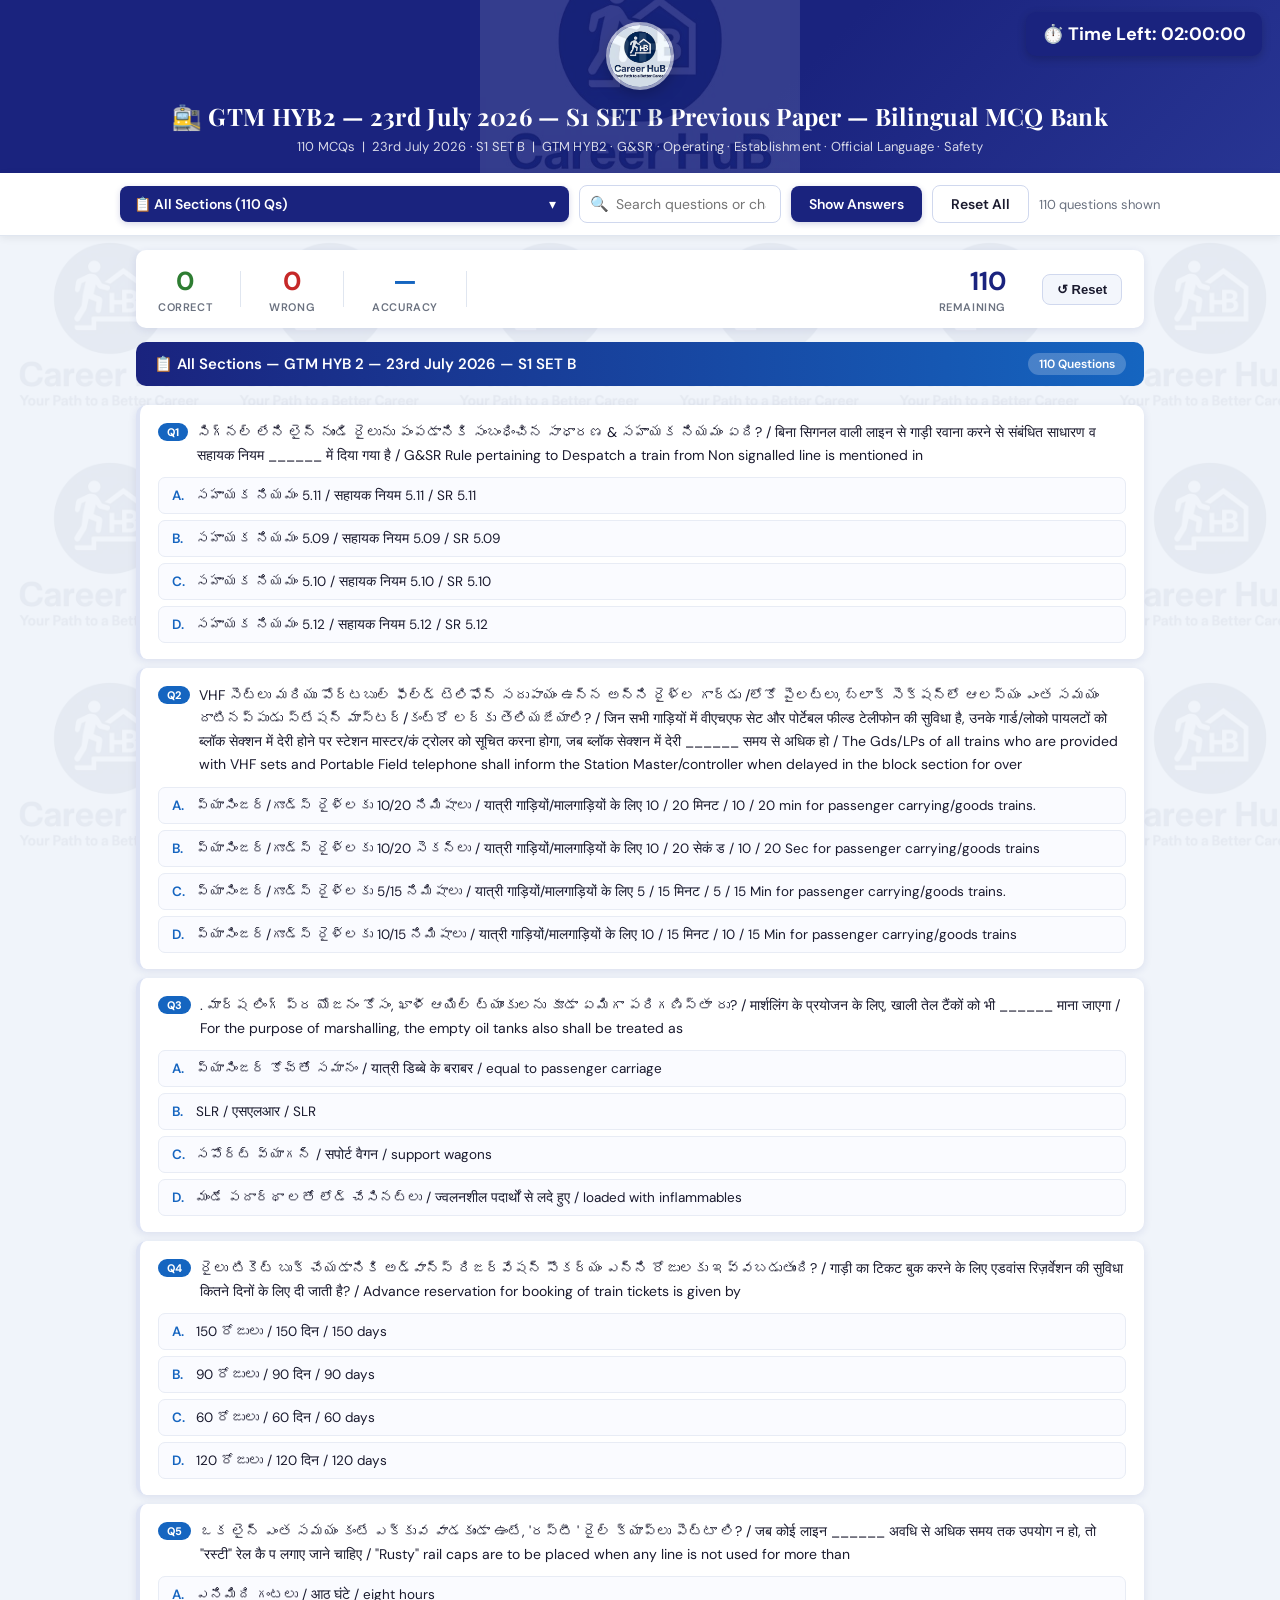
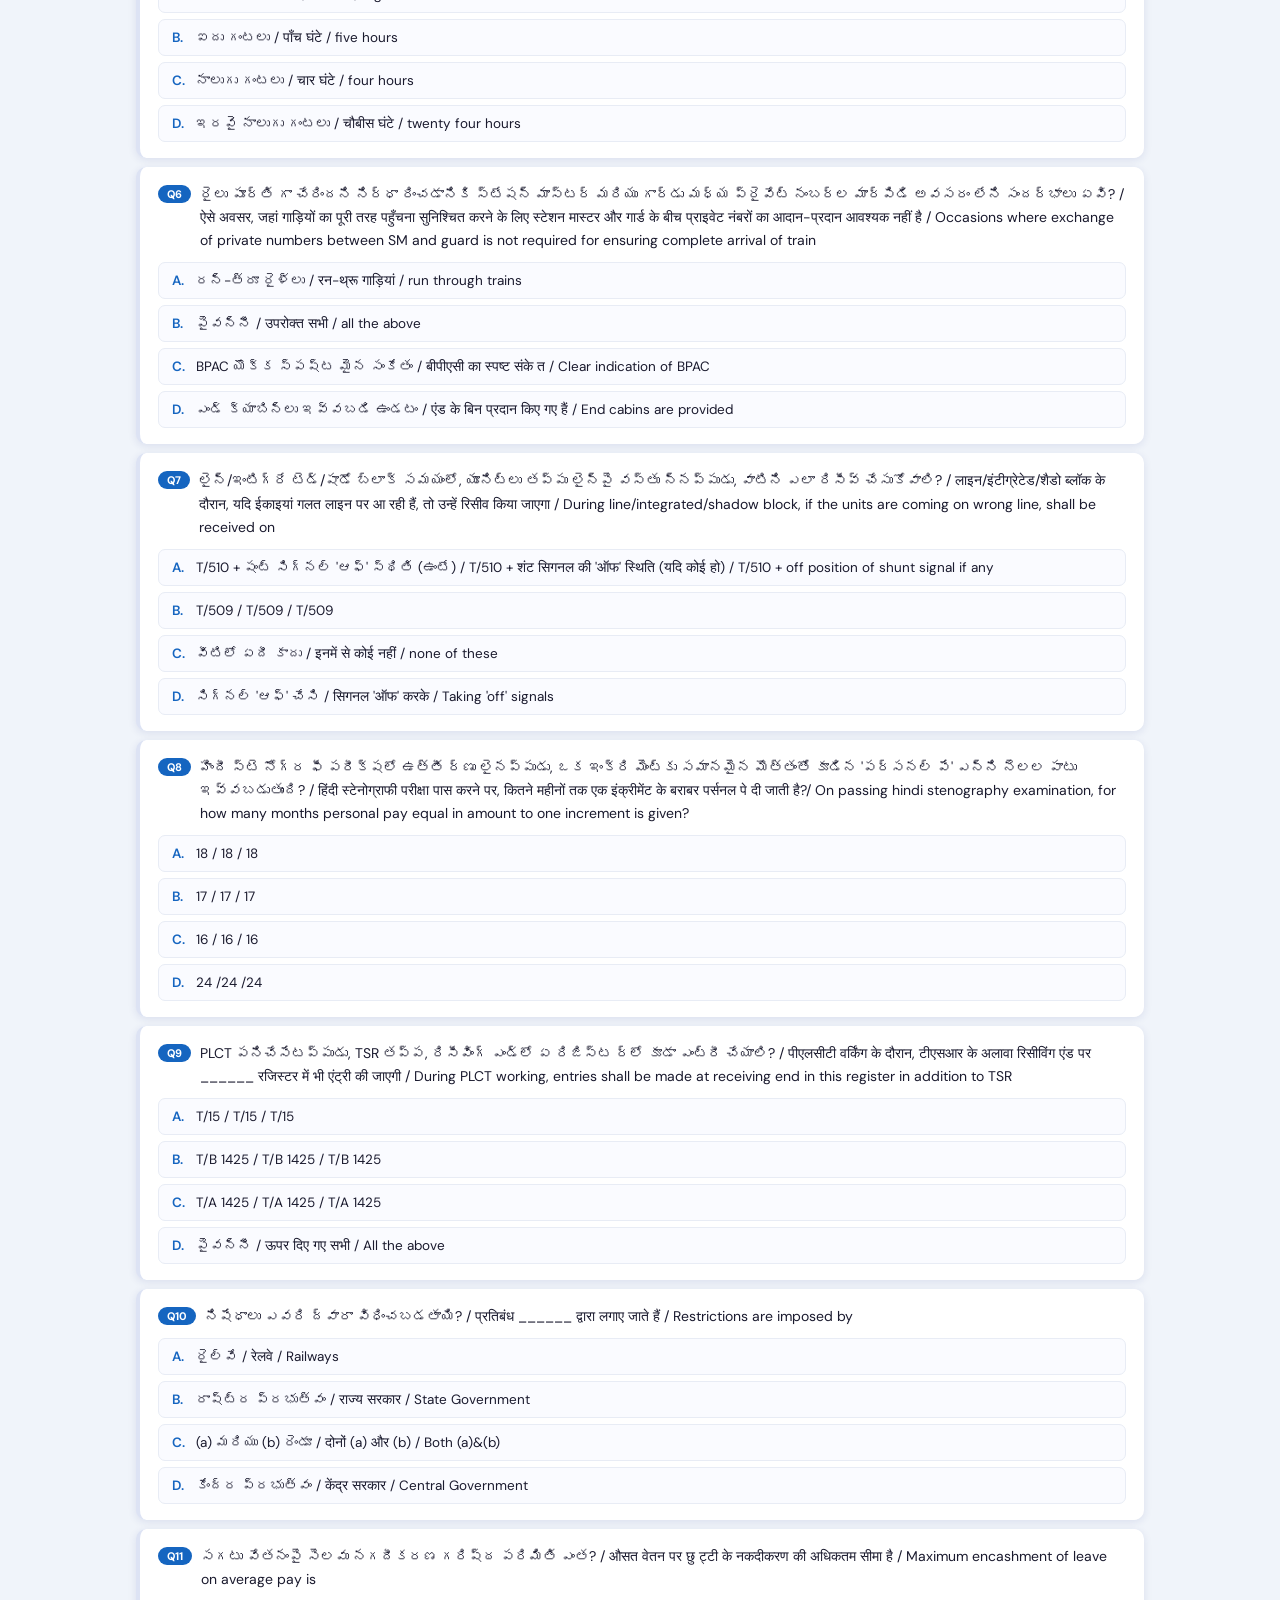
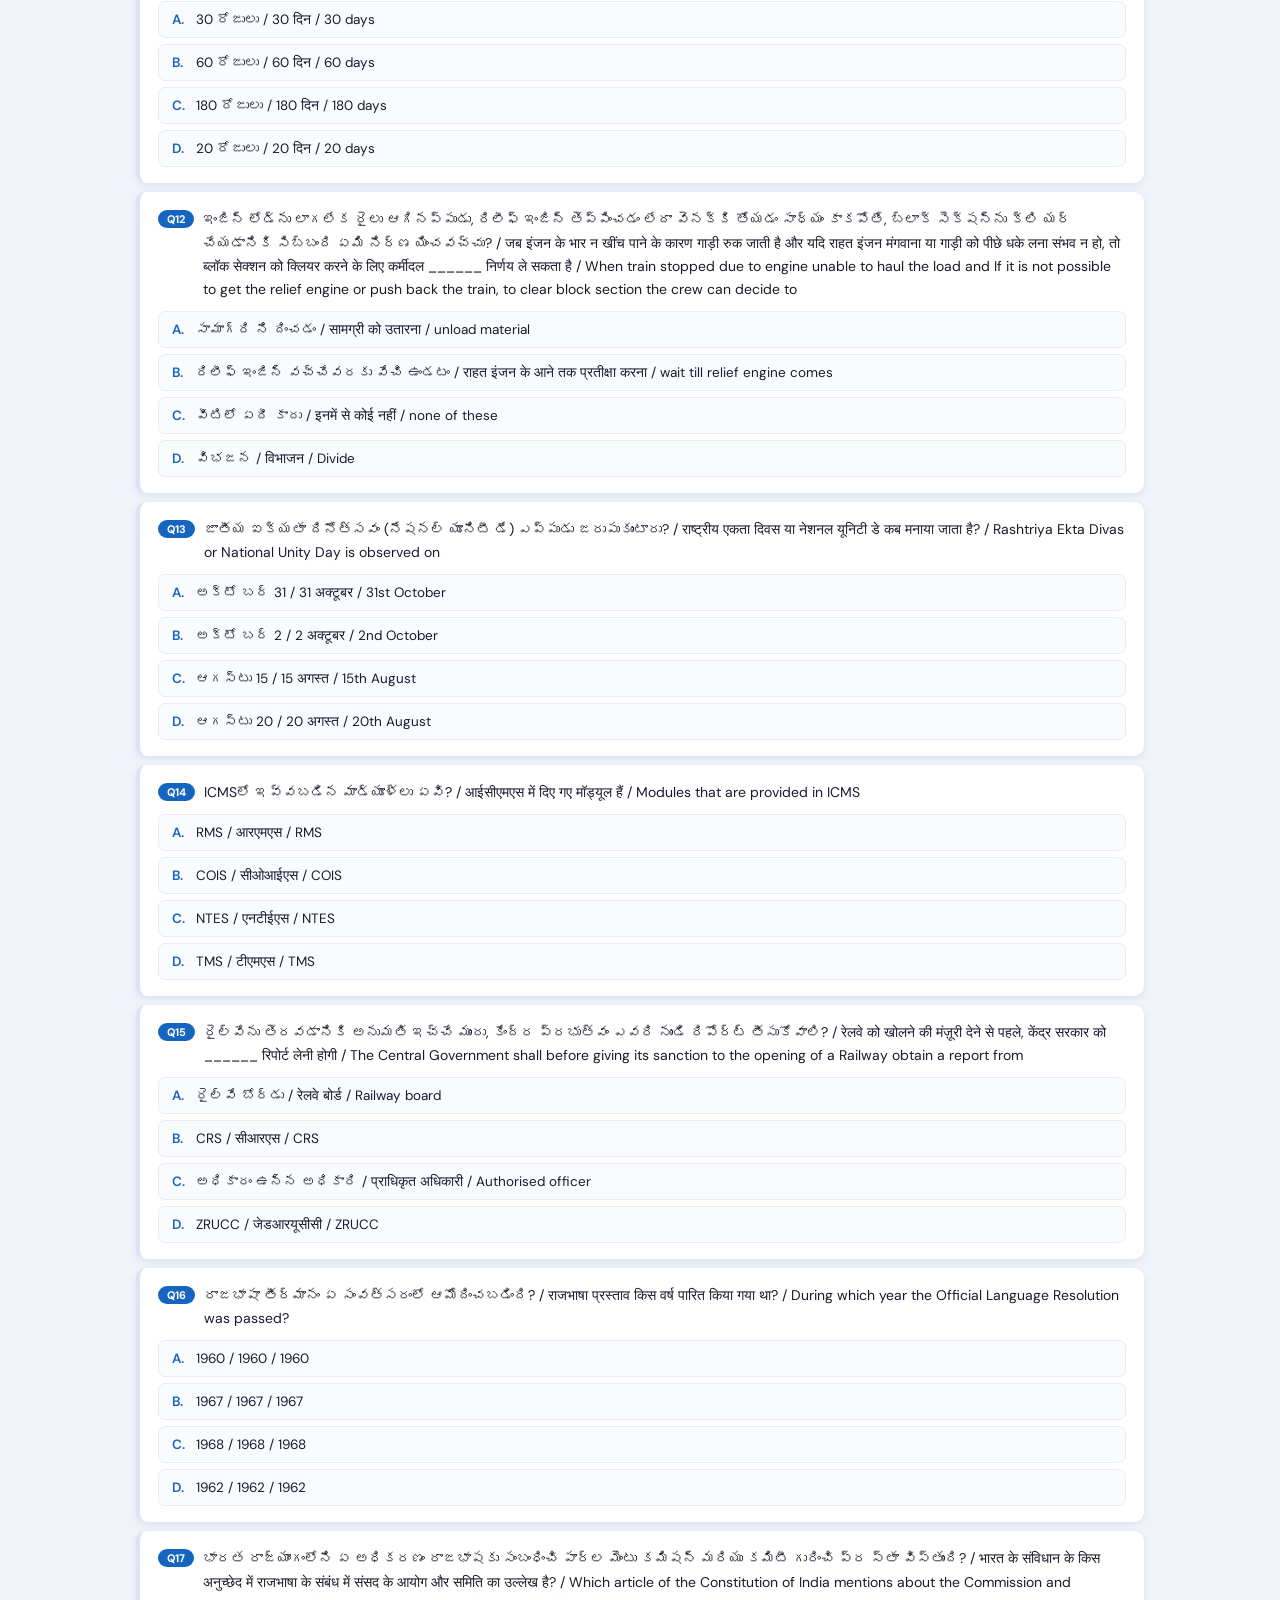
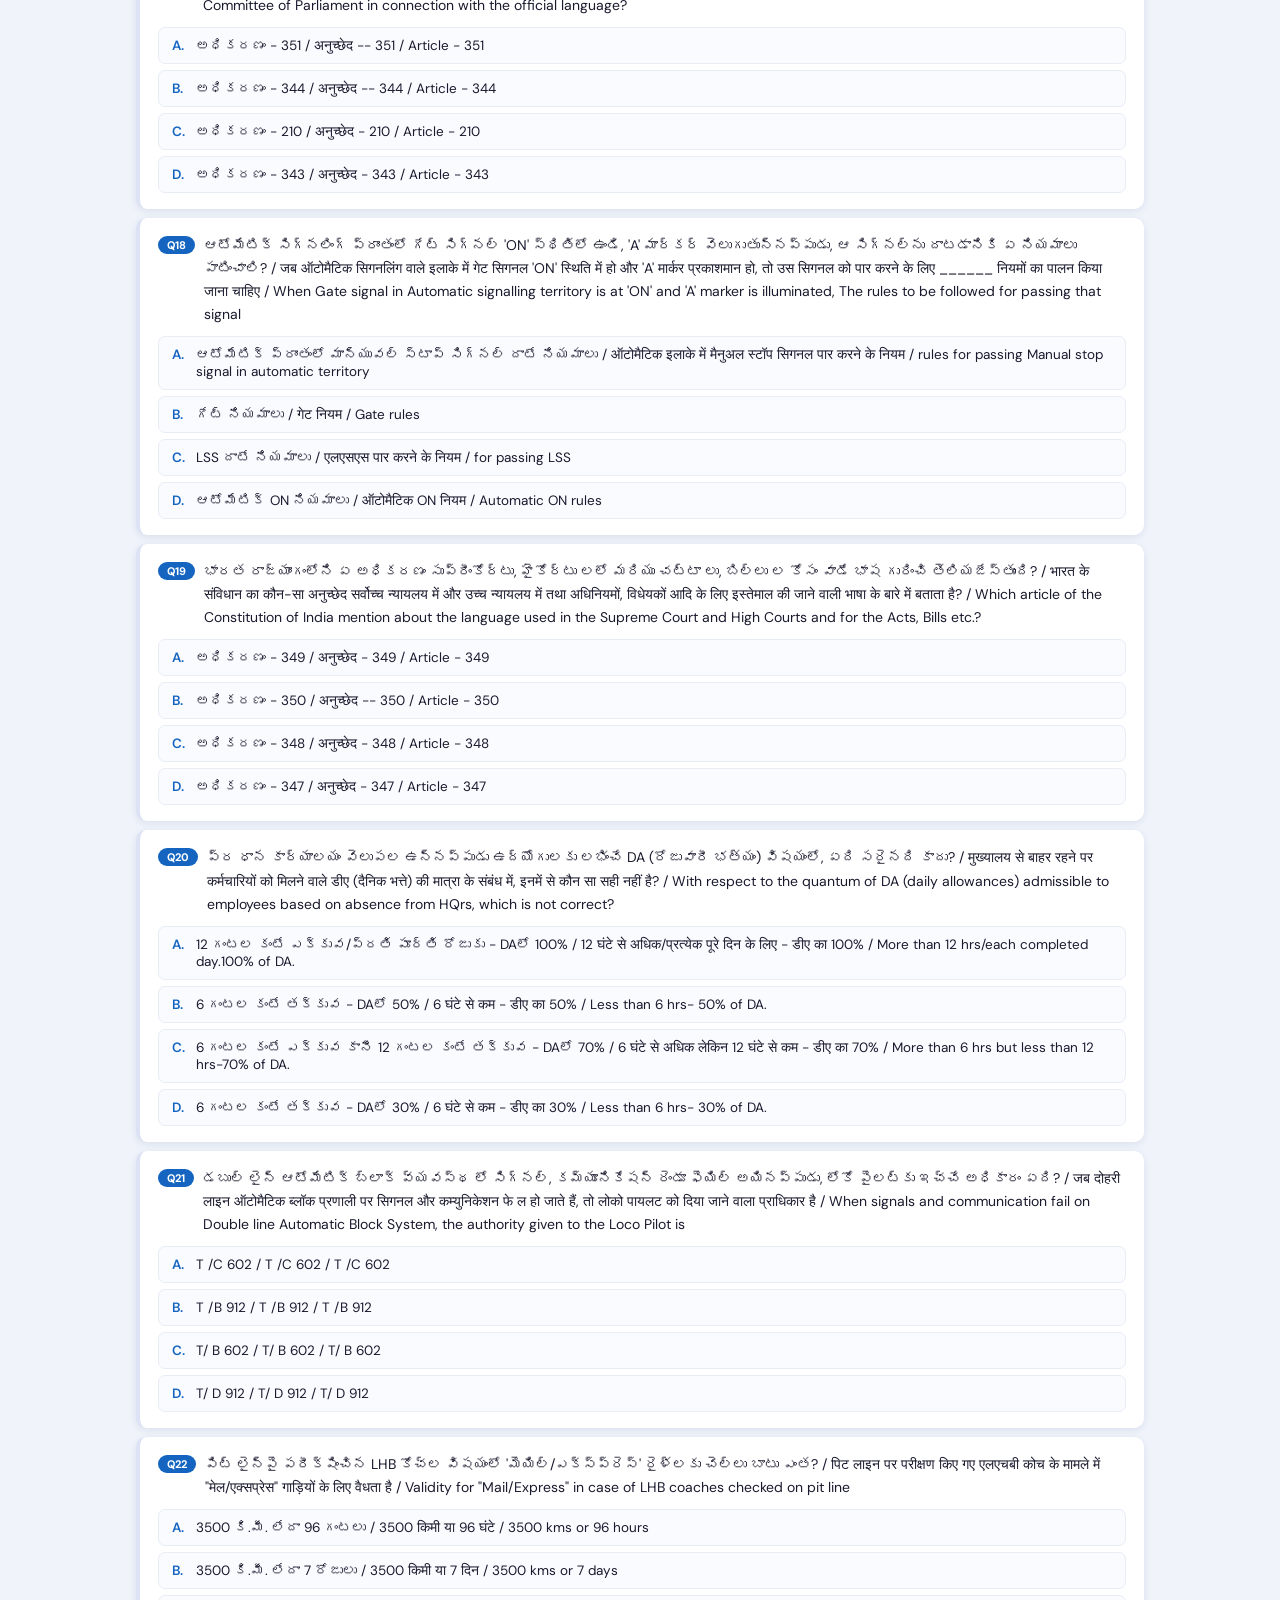
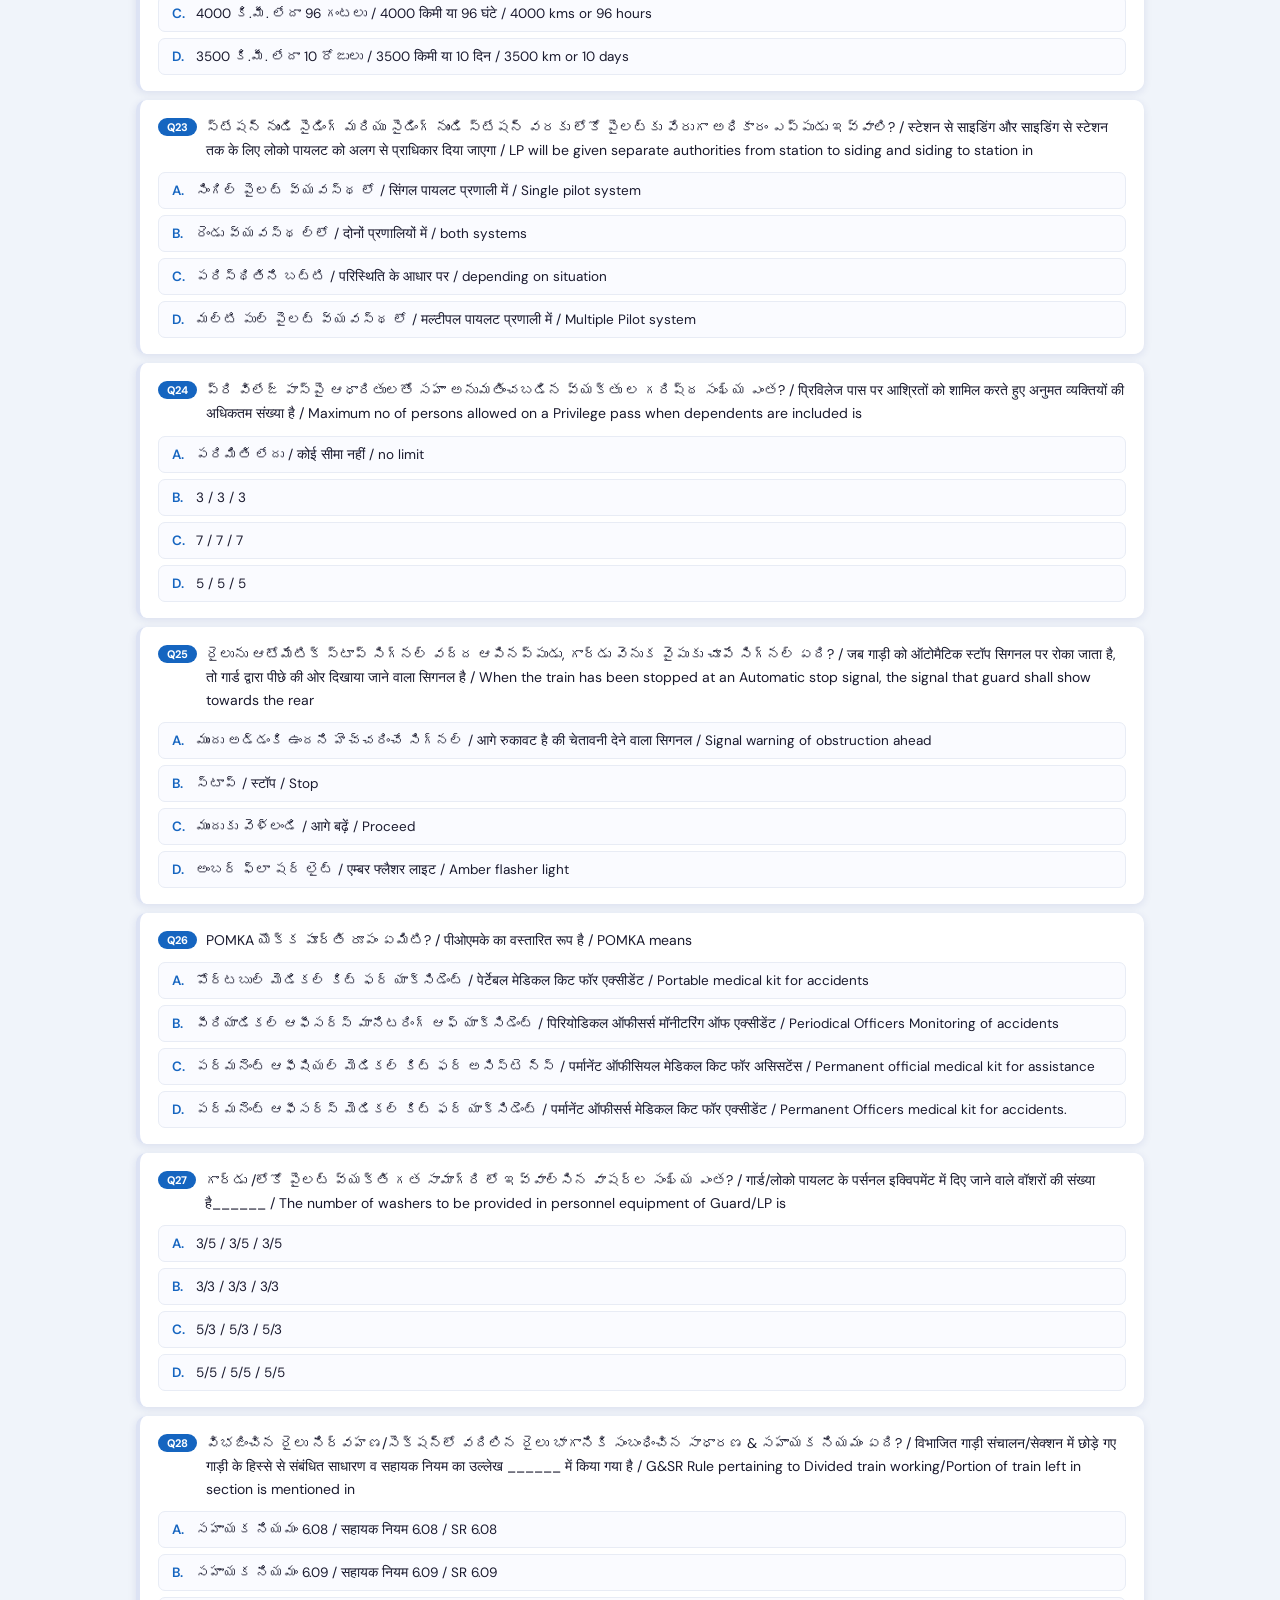
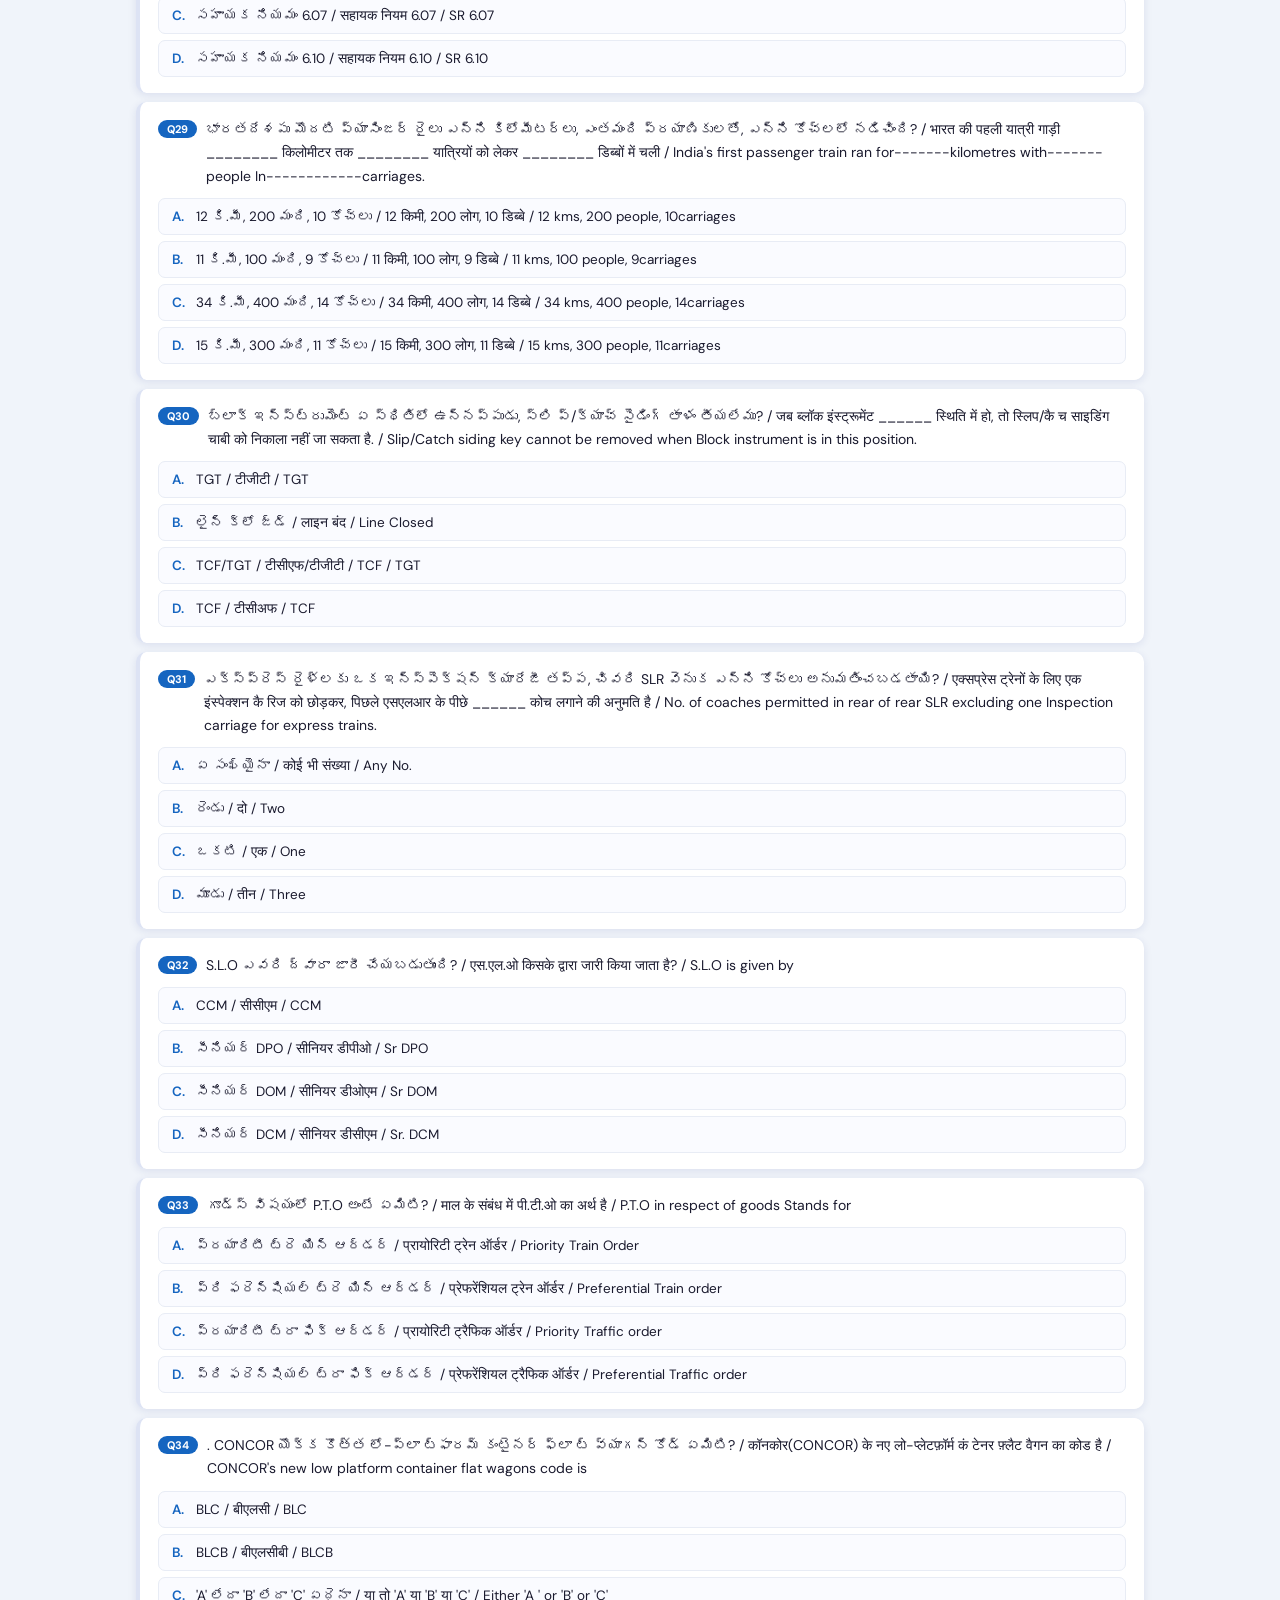
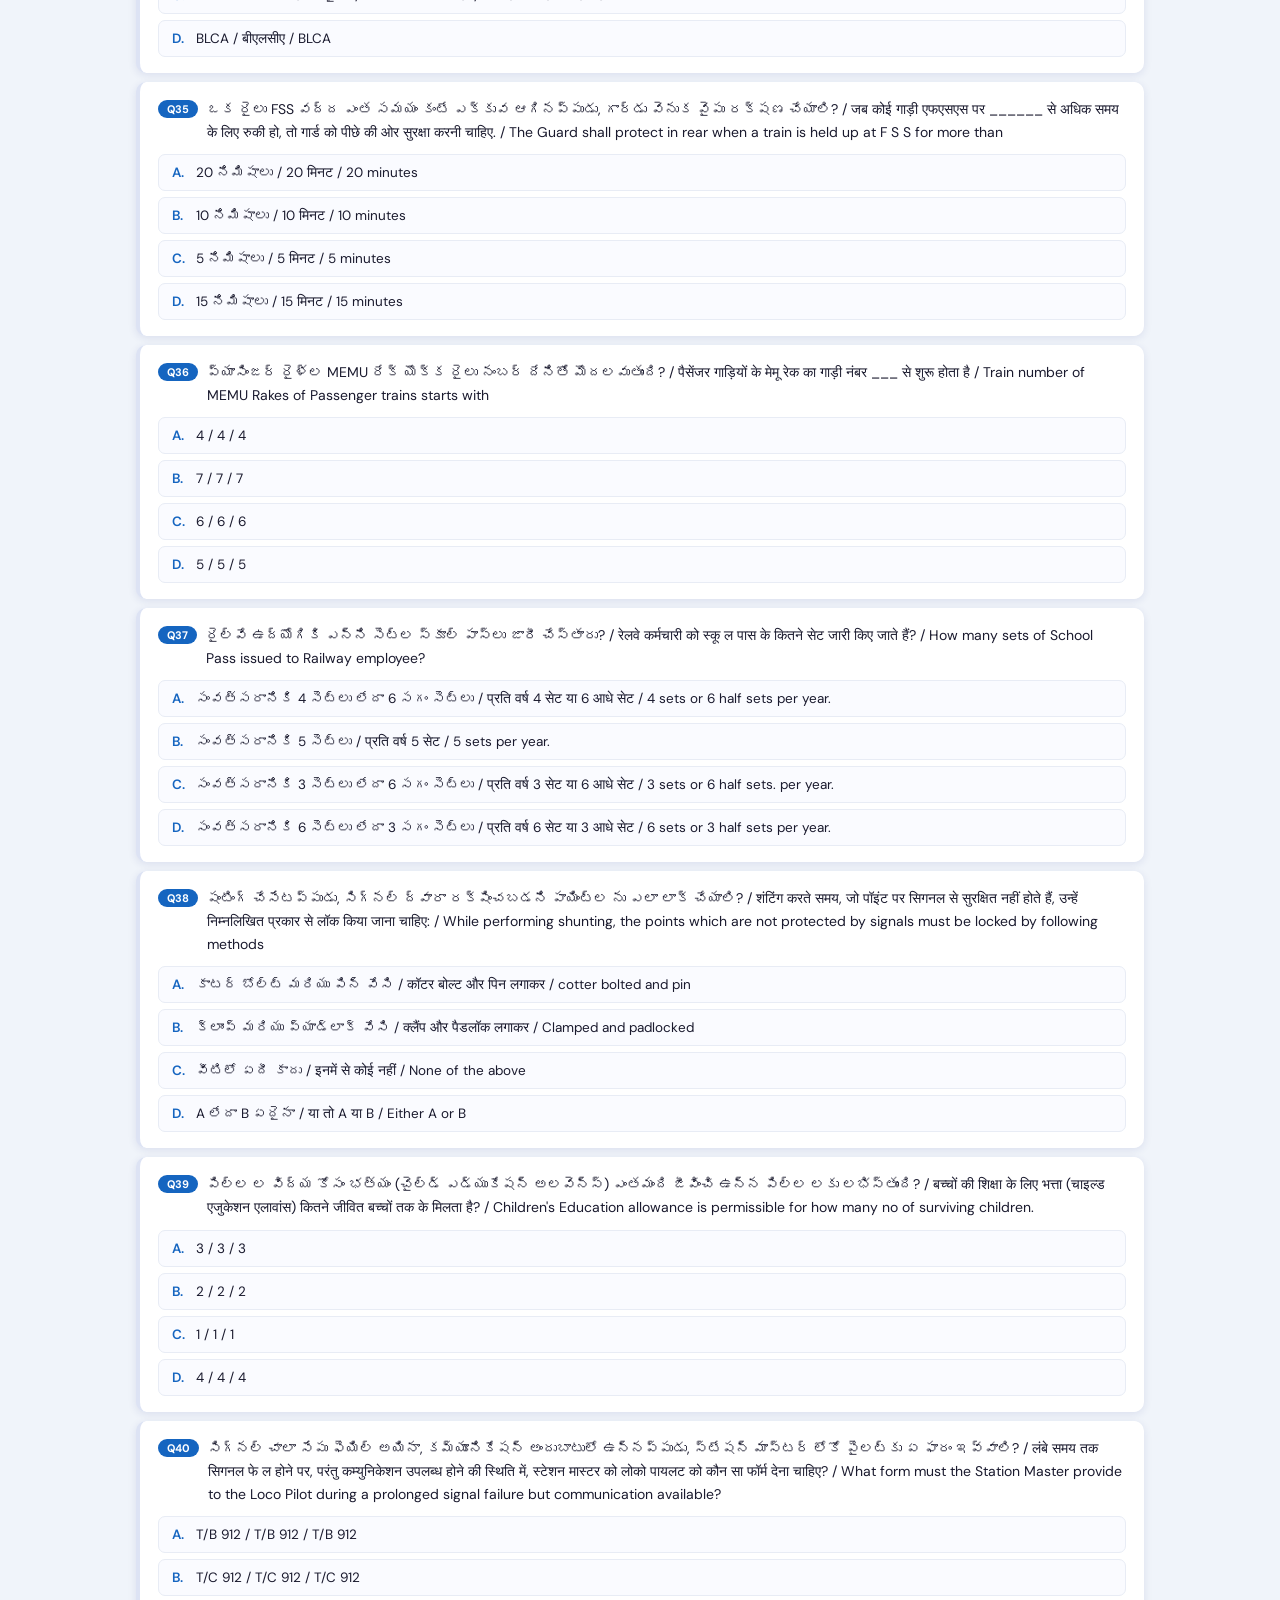
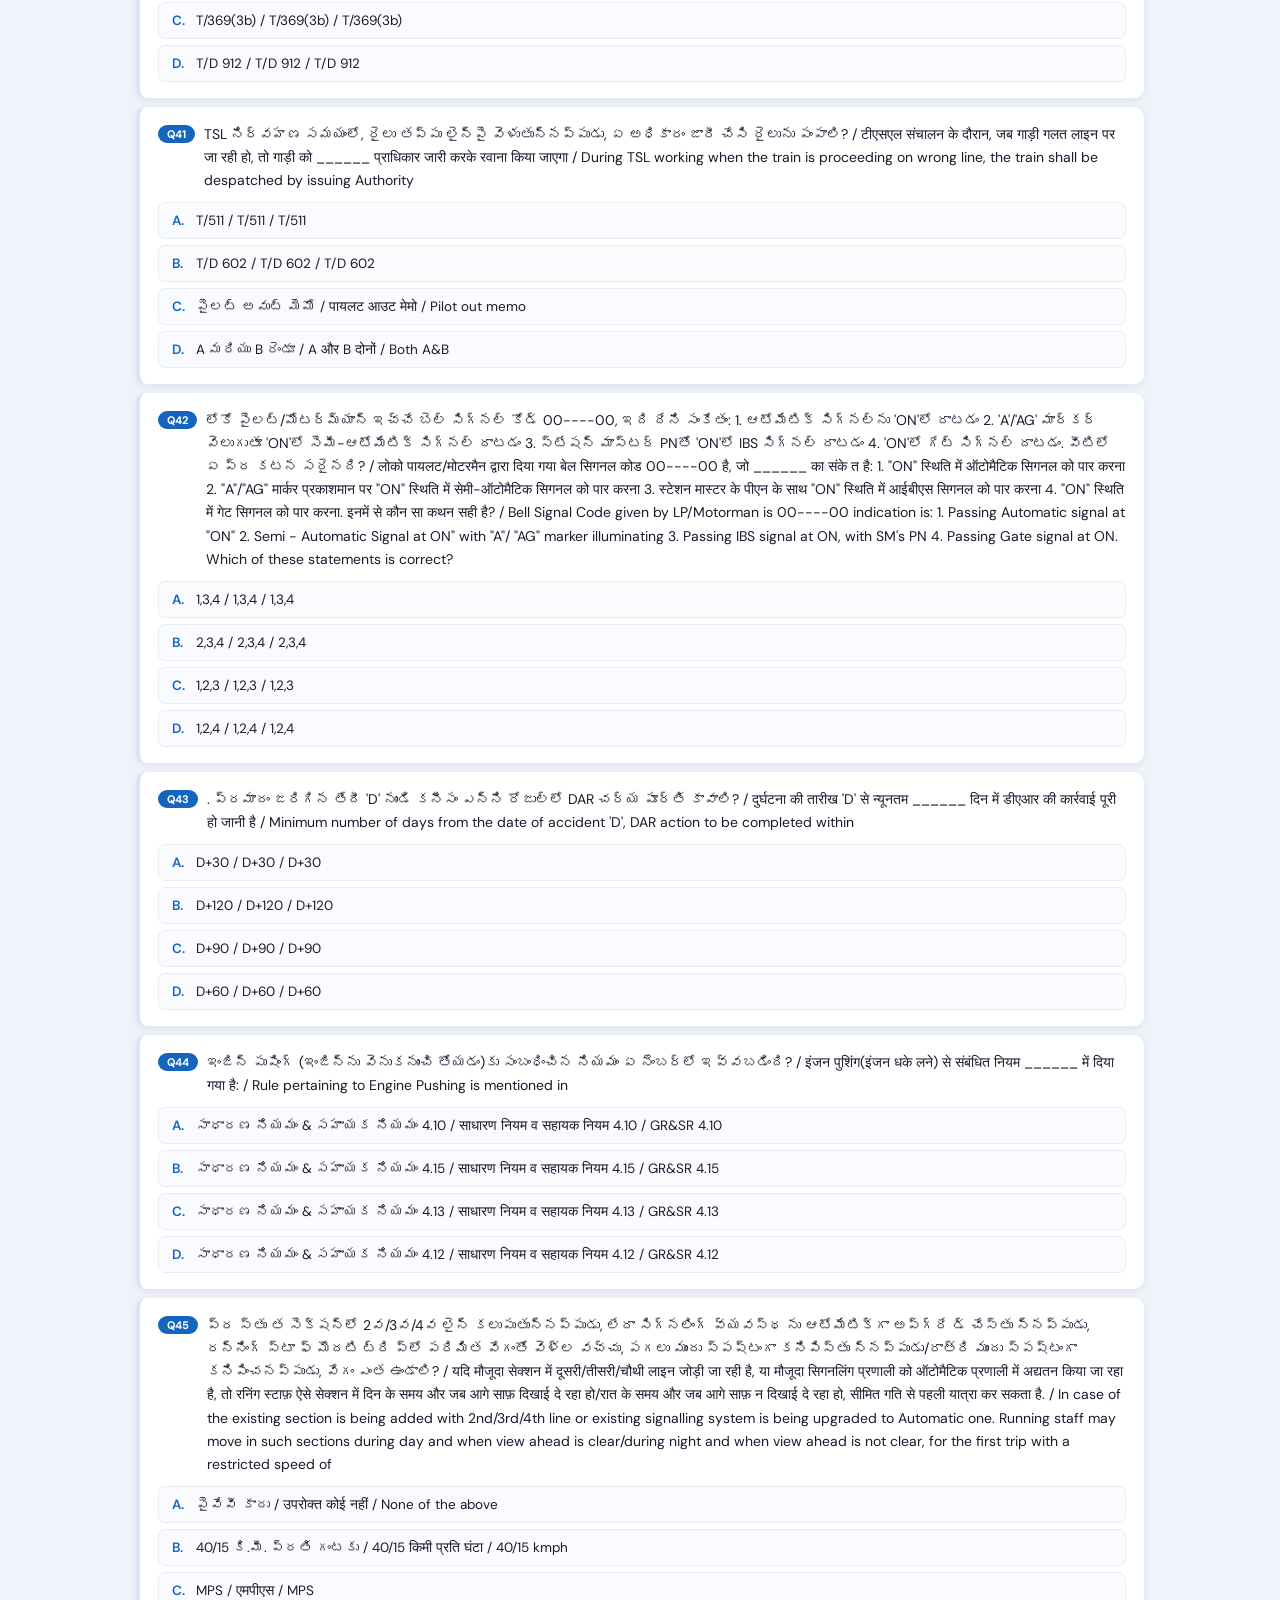
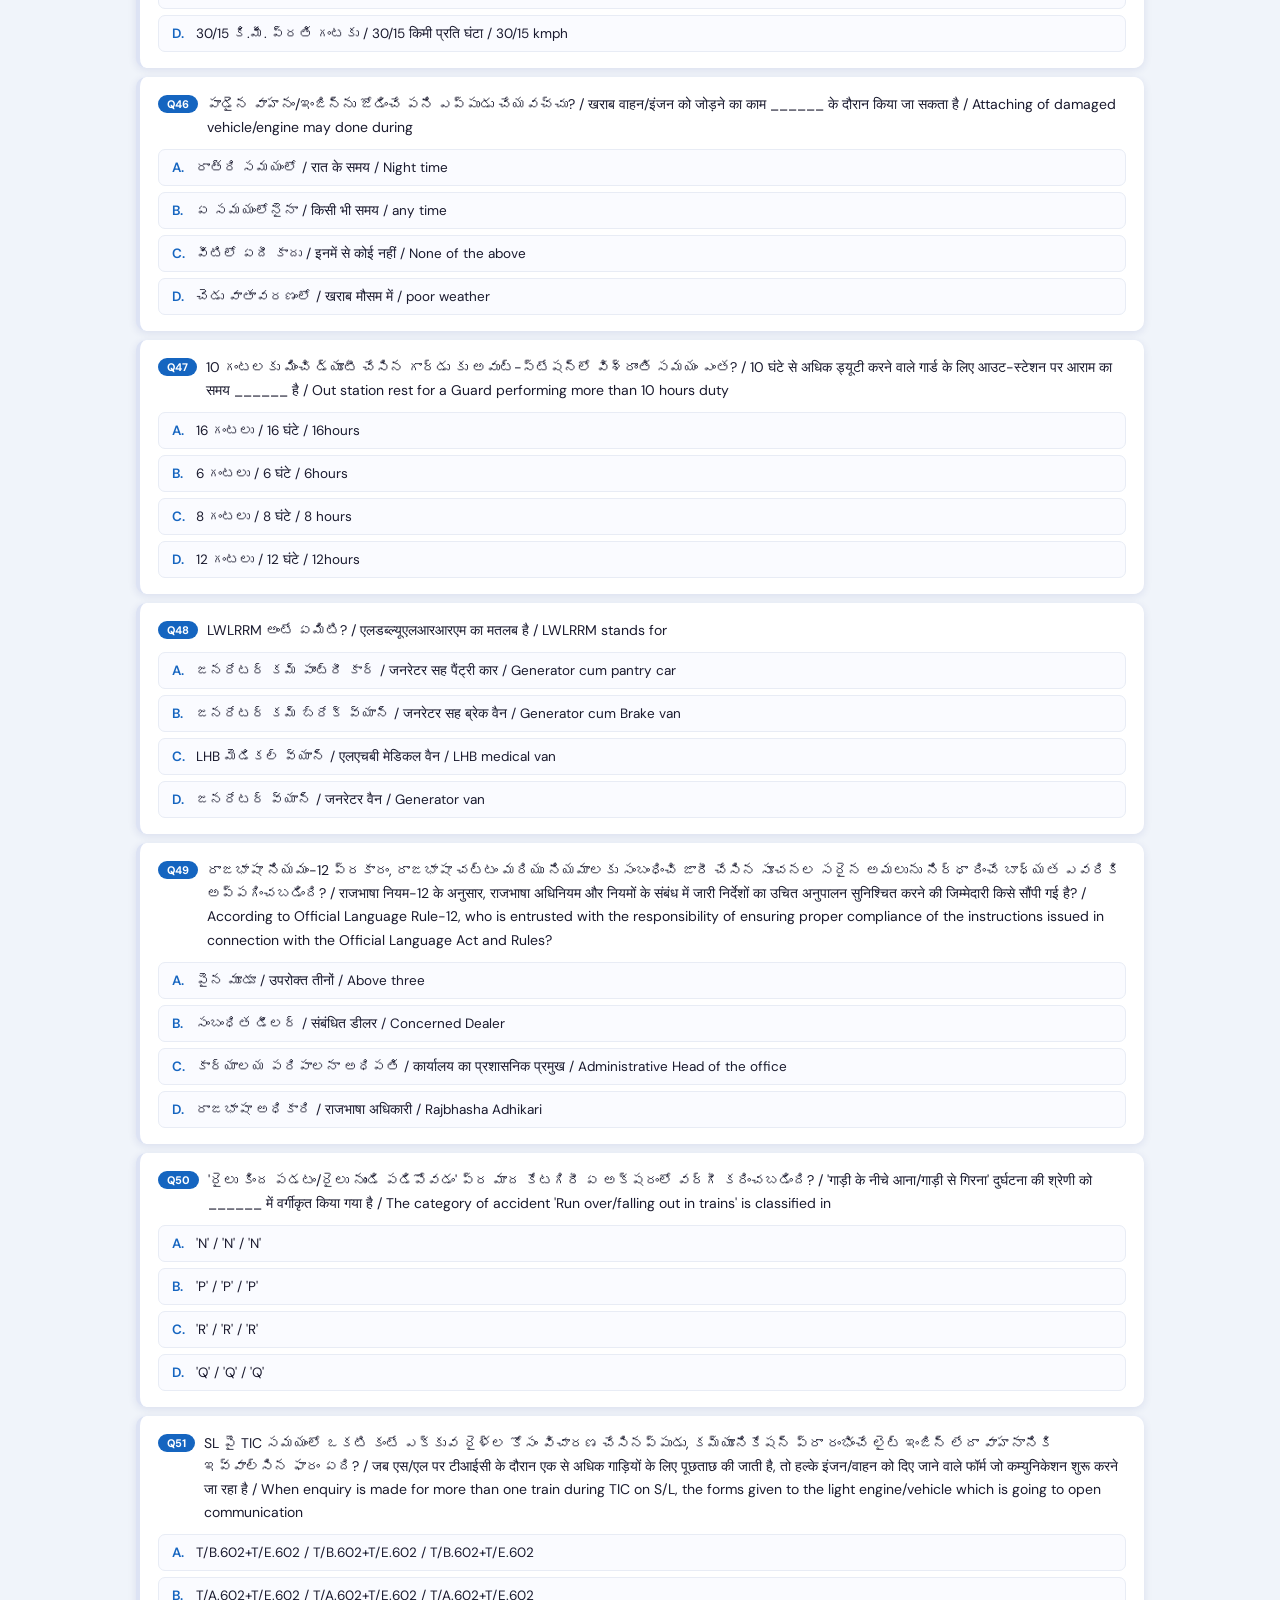
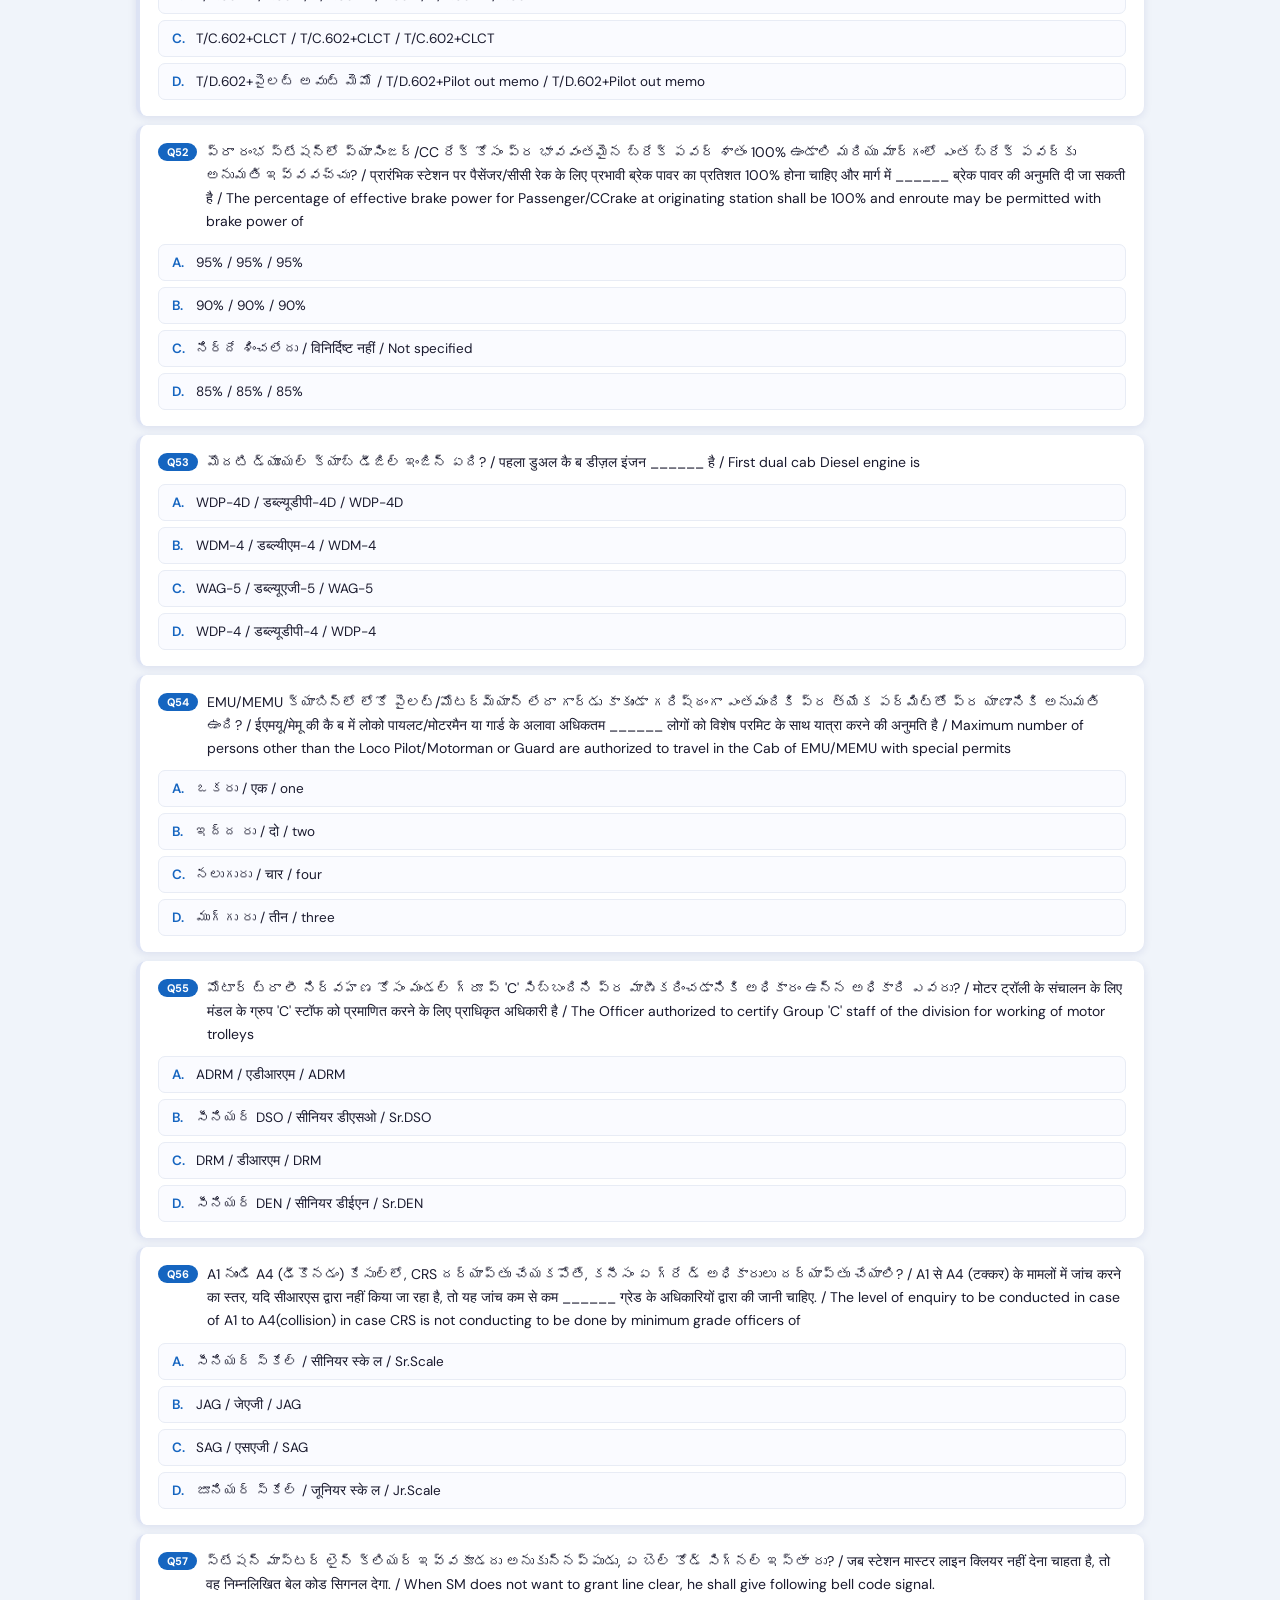
<file: GTM_HYB2_23rdJul26S1_SET_B.html>
<!DOCTYPE html>
<html lang="en">
<head>
<meta charset="UTF-8">
<meta name="viewport" content="width=device-width,initial-scale=1.0">
<title>GTM HYB2 — 23rd July 2026 — S1 SET B Previous Paper — Bilingual MCQ Bank</title>
<link href="https://fonts.googleapis.com/css2?family=DM+Sans:wght@400;500;600;700&family=Playfair+Display:wght@700&display=swap" rel="stylesheet">
<style>
*{box-sizing:border-box;margin:0;padding:0}:root{
  --navy:#1a237e;--blue:#1565c0;
  --green-bg:#e8f5e9;--green-border:#4caf50;--green-text:#1b5e20;
  --card:#fff;--bg:#f0f4fa;--text:#1a1a2e;--muted:#6b7280;
  --radius:10px;--shadow:0 2px 8px rgba(26,35,126,.10);
}
*{box-sizing:border-box;margin:0;padding:0}
body{font-family:'DM Sans',sans-serif;background:var(--bg);color:var(--text);min-height:100vh;position:relative;}
body::before{content:'';position:fixed;top:0;left:0;right:0;bottom:0;background-image:url('[data-uri]');background-repeat:repeat;background-size:220px 220px;opacity:0.045;z-index:0;pointer-events:none;}
body > *{position:relative;z-index:1;}.header{background:linear-gradient(135deg,#1a237e 60%,#283593);color:white;padding:22px 24px 18px;text-align:center;position:relative;overflow:hidden;}.header::before{content:'';position:absolute;top:50%;left:50%;transform:translate(-50%,-50%);width:320px;height:320px;background-image:url('[data-uri]');background-size:contain;background-repeat:no-repeat;background-position:center;opacity:0.12;pointer-events:none;}.header h1{font-family:'Playfair Display',serif;font-size:24px;letter-spacing:.3px;margin-bottom:6px}.header p{font-size:13px;opacity:.82;letter-spacing:.2px}.header-logo{width:68px;height:68px;border-radius:50%;border:3px solid rgba(255,255,255,0.65);object-fit:cover;margin:0 auto 10px;display:block;box-shadow:0 4px 16px rgba(0,0,0,0.25);}.controls{background:white;border-bottom:1px solid #e0e6f0;padding:12px 16px;position:sticky;top:0;z-index:200;box-shadow:0 2px 8px rgba(0,0,0,.07)}.controls-inner{max-width:1040px;margin:0 auto;display:flex;gap:10px;align-items:center;flex-wrap:wrap}.select-wrap{position:relative;flex:0 0 auto}.select-wrap select{appearance:none;-webkit-appearance:none;background:var(--navy);color:white;border:none;border-radius:8px;padding:9px 38px 9px 14px;font-family:'DM Sans',sans-serif;font-size:14px;font-weight:600;cursor:pointer;outline:none;box-shadow:0 2px 6px rgba(26,35,126,.18)}.select-wrap::after{content:"▾";position:absolute;right:13px;top:50%;transform:translateY(-50%);color:white;pointer-events:none;font-size:14px}.search-wrap{position:relative;flex:1;min-width:180px}.search-wrap input{width:100%;padding:9px 14px 9px 36px;border:1.5px solid #d0d8ee;border-radius:8px;font-family:'DM Sans',sans-serif;font-size:14px;outline:none;color:var(--text);transition:border-color.2s,box-shadow.2s}.search-wrap input:focus{border-color:var(--blue);box-shadow:0 0 0 3px rgba(21,101,192,.12)}.search-icon{position:absolute;left:11px;top:50%;transform:translateY(-50%);color:#9ca3af;font-size:15px;pointer-events:none}.btn{border:none;border-radius:8px;padding:9px 18px;font-family:'DM Sans',sans-serif;font-size:14px;font-weight:600;cursor:pointer;transition:all.18s;white-space:nowrap}.btn-primary{background:var(--navy);color:white;box-shadow:0 2px 6px rgba(26,35,126,.2)}.btn-primary:hover{background:#283593;transform:translateY(-1px)}.btn-outline{background:white;color:var(--text);border:1.5px solid #d0d8ee}.btn-outline:hover{background:#f3f6fc;border-color:#b0bcdf}.q-count-label{font-size:13px;color:var(--muted);margin-left:auto;white-space:nowrap}.score-bar{max-width:1040px;margin:14px auto 0;padding:0 16px}.score-card{background:white;border-radius:var(--radius);box-shadow:var(--shadow);padding:14px 22px;display:flex;align-items:center;gap:28px;flex-wrap:wrap}.score-item{text-align:center}.score-val{font-size:26px;font-weight:700;color:var(--navy)}.score-val.correct{color:#2e7d32}.score-val.wrong{color:#c62828}.score-val.acc{color:var(--blue)}.score-label{font-size:11px;color:var(--muted);font-weight:600;text-transform:uppercase;letter-spacing:.6px;margin-top:2px}.divider{width:1px;height:36px;background:#e0e6f0}.score-remaining{margin-left:auto;text-align:right}.score-remaining.score-val{font-size:22px;color:#555}.reset-btn{margin-left:8px;background:#f3f6fc;border:1.5px solid #d0d8ee;border-radius:8px;padding:7px 14px;font-size:13px;font-weight:600;cursor:pointer;color:var(--text);transition:all.18s;display:flex;align-items:center;gap:5px}.reset-btn:hover{background:#e8edf8;border-color:#b0bcdf}.cat-header{max-width:1040px;margin:14px auto 2px;padding:0 16px}.cat-title{background:linear-gradient(90deg,var(--navy),var(--blue));color:white;border-radius:var(--radius);padding:11px 18px;display:flex;justify-content:space-between;align-items:center}.cat-title h2{font-size:15px;font-weight:600}.cat-badge{background:rgba(255,255,255,.22);padding:3px 11px;border-radius:12px;font-size:12px;font-weight:600}.container{max-width:1040px;margin:0 auto;padding:8px 16px 48px}.q-block{background:var(--card);margin:9px 0;padding:16px 18px;border-radius:var(--radius);box-shadow:var(--shadow);border-left:4px solid #dde3f4;transition:border-color.2s}.q-block.answered{border-left-color:var(--blue)}.q-header{display:flex;gap:9px;margin-bottom:10px;align-items:flex-start}.q-num{background:var(--blue);color:white;padding:2px 9px;border-radius:12px;font-size:11px;font-weight:700;white-space:nowrap;flex-shrink:0;margin-top:2px}.q-rule{background:#e8edf8;color:var(--navy);padding:2px 9px;border-radius:12px;font-size:10px;font-weight:600;white-space:nowrap;flex-shrink:0;margin-top:2px;display:none}.q-rule.revealed{display:inline-block}.q-text{font-size:14px;line-height:1.65;color:var(--text)}.options{display:grid;gap:6px;margin-top:10px}.option{padding:9px 13px;border-radius:7px;font-size:13.5px;display:flex;align-items:flex-start;gap:8px;cursor:pointer;transition:all.15s;border:1.5px solid #e8ecf5;background:#fafbff;user-select:none}.option:hover:not(.locked){background:#eef2ff;border-color:#c0caee}.option.selected-wrong{background:#fff3f3;border-color:#f44336;color:#b71c1c}.option.selected-wrong.opt-letter{color:#f44336;font-weight:700}.option.correct-reveal{background:var(--green-bg);border-color:var(--green-border);color:var(--green-text)}.option.correct-reveal.opt-letter{color:#2e7d32;font-weight:700}.option.dimmed{opacity:.5}.opt-letter{flex-shrink:0;font-weight:600;color:var(--blue);min-width:16px}.opt-icon{flex-shrink:0;font-size:15px;margin-top:1px}.option.ans-correct{background:var(--green-bg);border-color:var(--green-border);color:var(--green-text)}.option.ans-correct.opt-letter{color:#2e7d32;font-weight:700}.option.ans-wrong{background:#fafbff;border-color:#e8ecf5;color:#555;opacity:.7}.explanation{margin-top:10px;padding:10px 13px;background:#fffde7;border-left:3px solid #f9a825;border-radius:6px;font-size:12.5px;color:#555;line-height:1.6;display:none}.explanation.visible{display:block}.no-results{text-align:center;color:var(--muted);padding:40px;font-size:15px}.new-submit-bar{max-width:1060px;margin:16px auto 0;padding:0 16px 48px;}.new-submit-inner{background:white;border-radius:10px;box-shadow:0 2px 8px rgba(26,35,126,.10);padding:14px 22px;display:flex;align-items:center;justify-content:space-between;gap:14px;flex-wrap:wrap;border-left:4px solid #2e7d32;}.new-submit-hint{font-size:13px;color:#6b7280;flex:1;line-height:1.5;}.new-submit-hint strong{color:#1a237e;display:block;margin-bottom:2px;font-size:13.5px;}.btn-new-submit{border:none;border-radius:10px;padding:12px 28px;font-family:'DM Sans',sans-serif;font-size:15px;font-weight:700;cursor:pointer;background:linear-gradient(135deg,#1b5e20,#2e7d32);color:white;box-shadow:0 3px 12px rgba(27,94,32,.35);transition:all.2s;white-space:nowrap;}.btn-new-submit:hover{background:linear-gradient(135deg,#2e7d32,#388e3c);transform:translateY(-1px);}.modal-overlay{display:none;position:fixed;inset:0;background:rgba(10,18,60,.58);z-index:9999;align-items:center;justify-content:center;padding:16px}.modal-overlay.open{display:flex}.modal-box{background:white;border-radius:20px;max-width:490px;width:100%;padding:34px 28px 28px;text-align:center;box-shadow:0 16px 60px rgba(0,0,0,.26);animation:popUp.34s cubic-bezier(.34,1.56,.64,1)}
@keyframes popUp{from{transform:scale(.72);opacity:0}to{transform:scale(1);opacity:1}}.m-topic-label{font-size:11px;font-weight:700;text-transform:uppercase;letter-spacing:.8px;color:var(--muted);margin-bottom:6px}.m-emoji{font-size:54px;line-height:1;margin-bottom:8px}.m-score{font-size:50px;font-weight:700;line-height:1.1;margin-bottom:3px}.m-pct{font-size:19px;font-weight:600;opacity:.72;margin-bottom:11px}.m-badge{display:inline-block;font-size:12.5px;font-weight:700;padding:4px 18px;border-radius:20px;margin-bottom:15px;letter-spacing:.3px}.m-msg{font-size:13.5px;line-height:1.75;margin-bottom:22px;padding:0 4px;color:#444}.m-stats{display:flex;gap:0;margin-bottom:24px;border-radius:11px;overflow:hidden;border:1.5px solid #e0e6f0}.m-stat{flex:1;padding:12px 6px;text-align:center;border-right:1.5px solid #e0e6f0}.m-stat:last-child{border-right:none}.m-stat-val{font-size:23px;font-weight:700}.m-stat-lbl{font-size:10px;font-weight:700;text-transform:uppercase;letter-spacing:.5px;color:var(--muted);margin-top:2px}.cv{color:#2e7d32}.wv{color:#c62828}.uv{color:#e65100}.m-actions{display:flex;gap:10px;justify-content:center;flex-wrap:wrap}.m-btn{border:none;border-radius:9px;padding:10px 26px;font-family:'DM Sans',sans-serif;font-size:14px;font-weight:700;cursor:pointer;transition:all.18s}.m-btn-primary{background:var(--navy);color:white}.m-btn-primary:hover{background:#283593}.m-btn-outline{background:#f3f6fc;color:var(--navy);border:1.5px solid #d0d8ee}.m-btn-outline:hover{background:#e8edf8}.m-logo{width:56px;height:56px;border-radius:50%;object-fit:cover;margin:0 auto 8px;display:block;border:2px solid #e0e6f0;box-shadow:0 2px 8px rgba(0,0,0,.12);}.bb.m-score{color:#1565c0}.bb.m-badge{background:#e3f2fd;color:#0d47a1}.bg.m-score{color:#2e7d32}.bg.m-badge{background:#e8f5e9;color:#1b5e20}.by.m-score{color:#f57f17}.by.m-badge{background:#fffde7;color:#e65100}.bo.m-score{color:#e64a19}.bo.m-badge{background:#fbe9e7;color:#bf360c}.br.m-score{color:#c62828}.br.m-badge{background:#ffebee;color:#b71c1c}
</style>
</head>
<body>
<div id="examTimer" style="
position:fixed;top:12px;right:18px;z-index:9999;
background:#1a237e;color:#fff;padding:10px 16px;
border-radius:10px;font-weight:700;font-size:18px;
box-shadow:0 3px 10px rgba(0,0,0,.2);">
⏱️ Time Left: <span id="timerDisplay">02:00:00</span>
</div>

<div class="header">
  <img src="[data-uri]" alt="Career HuB" class="header-logo">
  <h1>🚉 GTM HYB2 — 23rd July 2026 — S1 SET B Previous Paper — Bilingual MCQ Bank</h1>
  <p>110 MCQs &nbsp;|&nbsp; 23rd July 2026 · S1 SET B &nbsp;|&nbsp; GTM HYB2 · G&amp;SR · Operating · Establishment · Official Language · Safety</p>
</div>
<div class="controls">
  <div class="controls-inner">
    <div class="select-wrap"><select id="categorySelect" onchange="onCategoryChange()"></select></div>
    <div class="search-wrap"><span class="search-icon">🔍</span><input type="text" id="searchBox" placeholder="Search questions or chapters..." oninput="filterQuestions()"></div>
    <button class="btn btn-primary" id="showAnswersBtn" onclick="toggleShowAnswers()">Show Answers</button>
    <button class="btn btn-outline" onclick="resetAll()">Reset All</button>
    <span class="q-count-label" id="qCountLabel"></span>
  </div>
</div>
<div class="score-bar">
  <div class="score-card">
    <div class="score-item"><div class="score-val correct" id="sc-correct">0</div><div class="score-label">Correct</div></div>
    <div class="divider"></div>
    <div class="score-item"><div class="score-val wrong" id="sc-wrong">0</div><div class="score-label">Wrong</div></div>
    <div class="divider"></div>
    <div class="score-item"><div class="score-val acc" id="sc-acc">—</div><div class="score-label">Accuracy</div></div>
    <div class="divider"></div>
    <div class="score-item score-remaining"><div class="score-val" id="sc-remaining">76</div><div class="score-label">Remaining</div></div>
    <button class="reset-btn" onclick="resetAll()">↺ Reset</button>
  </div>
</div>
<div class="cat-header">
  <div class="cat-title"><h2 id="catTitleText"></h2><span class="cat-badge" id="catBadge"></span></div>
</div>
<div class="container" id="mainContainer"></div>
<div class="new-submit-bar">
  <div class="new-submit-inner">
    <div class="new-submit-hint"><strong>📝 Submit Test</strong><span id="submitHintText">Answer questions above, then submit to see your score and review answers.</span></div>
    <button class="btn-new-submit" onclick="confirmSubmitTest()">📝 Submit Test</button>
  </div>
</div>
<div class="modal-overlay" id="resultModal">
  <div class="modal-box" id="modalBox">
    <div class="m-topic-label" id="mTopicLabel"></div>
    <img src="[data-uri]" alt="Career HuB" class="m-logo">
    <div class="m-emoji" id="mEmoji"></div>
    <div class="m-score" id="mScore">Total Score: 0 / 110 Questions</div>
    <div class="m-pct" id="mPct"></div>
    <div class="m-badge" id="mBadge"></div>
    <div class="m-msg" id="mMsg"></div>
    <div class="m-stats">
      <div class="m-stat"><div class="m-stat-val cv" id="mC">0</div><div class="m-stat-lbl">Correct</div></div>
      <div class="m-stat"><div class="m-stat-val wv" id="mW">0</div><div class="m-stat-lbl">Wrong</div></div>
      <div class="m-stat"><div class="m-stat-val uv" id="mU">0</div><div class="m-stat-lbl">Skipped</div></div>
      <div class="m-stat"><div class="m-stat-val" id="mTotal" style="color:#1565c0">0</div><div class="m-stat-lbl">Total</div></div>
    </div>
    <div class="m-actions">
      <button class="m-btn m-btn-outline" onclick="closeModal()">Review Answers</button>
      <button class="m-btn m-btn-primary" onclick="retakeTest()">🔄 Retake Test</button>
    </div>
  </div>
</div>

<script>
const DATA = {"GTM HYB2 — 23rd July 2026 — S1 SET B — 110 MCQs":[{"num":1,"q":"సిగ్నల్ లేని లైన్ నుండి రైలును పంపడానికి సంబంధించిన సాధారణ & సహాయక నియమం ఏది? / बिना सिगनल वाली लाइन से गाड़ी रवाना करने से संबंधित साधारण व सहायक नियम ______ में दिया गया है / G&SR Rule pertaining to Despatch a train from Non signalled line is mentioned in","opts":{"A":"సహాయక నియమం 5.09 / सहायक नियम 5.09 / SR 5.09","B":"సహాయక నియమం 5.10 / सहायक नियम 5.10 / SR 5.10","C":"సహాయక నియమం 5.11 / सहायक नियम 5.11 / SR 5.11","D":"సహాయక నియమం 5.12 / सहायक नियम 5.12 / SR 5.12"},"ans":"C","rule":""},{"num":2,"q":"VHF సెట్లు మరియు పోర్టబుల్ ఫీల్డ్ టెలిఫోన్ సదుపాయం ఉన్న అన్ని రైళ్ల గార్డు /లోకో పైలట్లు, బ్లాక్ సెక్షన్లో ఆలస్యం ఎంత సమయం దాటినప్పుడు స్టేషన్ మాస్టర్/కంట్రో లర్కు తెలియజేయాలి? / जिन सभी गाड़ियों में वीएचएफ सेट और पोर्टेबल फील्ड टेलीफोन की सुविधा है, उनके गार्ड/लोको पायलटों को ब्लॉक सेक्शन में देरी होने पर स्टेशन मास्टर/कं ट्रोलर को सूचित करना होगा, जब ब्लॉक सेक्शन में देरी ______ समय से अधिक हो / The Gds/LPs of all trains who are provided with VHF sets and Portable Field telephone shall inform the Station Master/controller when delayed in the block section for over","opts":{"A":"ప్యాసింజర్/గూడ్స్ రైళ్లకు 10/15 నిమిషాలు / यात्री गाड़ियों/मालगाड़ियों के लिए 10 / 15 मिनट / 10 / 15 Min for passenger carrying/goods trains","B":"ప్యాసింజర్/గూడ్స్ రైళ్లకు 5/15 నిమిషాలు / यात्री गाड़ियों/मालगाड़ियों के लिए 5 / 15 मिनट / 5 / 15 Min for passenger carrying/goods trains.","C":"ప్యాసింజర్/గూడ్స్ రైళ్లకు 10/20 సెకన్లు / यात्री गाड़ियों/मालगाड़ियों के लिए 10 / 20 सेकं ड / 10 / 20 Sec for passenger carrying/goods trains","D":"ప్యాసింజర్/గూడ్స్ రైళ్లకు 10/20 నిమిషాలు / यात्री गाड़ियों/मालगाड़ियों के लिए 10 / 20 मिनट / 10 / 20 min for passenger carrying/goods trains."},"ans":"D","rule":""},{"num":3,"q":". మార్ష లింగ్ ప్ర యోజనం కోసం, ఖాళీ ఆయిల్ ట్యాంకులను కూడా ఏమిగా పరిగణిస్తా రు? / मार्शलिंग के प्रयोजन के लिए, खाली तेल टैंकों को भी ______ माना जाएगा / For the purpose of marshalling, the empty oil tanks also shall be treated as","opts":{"A":"SLR / एसएलआर / SLR","B":"ప్యాసింజర్ కోచ్తో సమానం / यात्री डिब्बे के बराबर / equal to passenger carriage","C":"సపోర్ట్ వ్యాగన్ / सपोर्ट वैगन / support wagons","D":"మండే పదార్థా లతో లోడ్ చేసినట్లు / ज्वलनशील पदार्थों से लदे हुए / loaded with inflammables"},"ans":"D","rule":""},{"num":4,"q":"రైలు టికెట్ బుక్ చేయడానికి అడ్వాన్స్ రిజర్వేషన్ సౌకర్యం ఎన్ని రోజులకు ఇవ్వబడుతుంది? / गाड़ी का टिकट बुक करने के लिए एडवांस रिज़र्वेशन की सुविधा कितने दिनों के लिए दी जाती है? / Advance reservation for booking of train tickets is given by","opts":{"A":"60 రోజులు / 60 दिन / 60 days","B":"90 రోజులు / 90 दिन / 90 days","C":"120 రోజులు / 120 दिन / 120 days","D":"150 రోజులు / 150 दिन / 150 days"},"ans":"A","rule":""},{"num":5,"q":"ఒక లైన్ ఎంత సమయం కంటే ఎక్కువ వాడకుండా ఉంటే, 'రస్టీ ' రైల్ క్యాప్లు పెట్టా లి? / जब कोई लाइन ______ अवधि से अधिक समय तक उपयोग न हो, तो \"रस्टी\" रेल कै प लगाए जाने चाहिए / \"Rusty\" rail caps are to be placed when any line is not used for more than","opts":{"A":"ఇరవై నాలుగు గంటలు / चौबीस घंटे / twenty four hours","B":"నాలుగు గంటలు / चार घंटे / four hours","C":"ఐదు గంటలు / पाँच घंटे / five hours","D":"ఎనిమిది గంటలు / आठ घंटे / eight hours"},"ans":"A","rule":""},{"num":6,"q":"రైలు పూర్తి గా చేరిందని నిర్ధా రించడానికి స్టేషన్ మాస్టర్ మరియు గార్డు మధ్య ప్రైవేట్ నంబర్ల మార్పిడి అవసరం లేని సందర్భాలు ఏవి? / ऐसे अवसर, जहां गाड़ियों का पूरी तरह पहुँचना सुनिश्चित करने के लिए स्टेशन मास्टर और गार्ड के बीच प्राइवेट नंबरों का आदान-प्रदान आवश्यक नहीं है / Occasions where exchange of private numbers between SM and guard is not required for ensuring complete arrival of train","opts":{"A":"BPAC యొక్క స్పష్ట మైన సంకేతం / बीपीएसी का स्पष्ट संके त / Clear indication of BPAC","B":"రన్-త్రూ రైళ్లు / रन-थ्रू गाड़ियां / run through trains","C":"ఎండ్ క్యాబిన్లు ఇవ్వబడి ఉండటం / एंड के बिन प्रदान किए गए हैं / End cabins are provided","D":"పైవన్నీ / उपरोक्त सभी / all the above"},"ans":"D","rule":""},{"num":7,"q":"లైన్/ఇంటిగ్రే టెడ్/షాడో బ్లాక్ సమయంలో, యూనిట్లు తప్పు లైన్పై వస్తు న్నప్పుడు, వాటిని ఎలా రిసీవ్ చేసుకోవాలి? / लाइन/इंटीग्रेटेड/शैडो ब्लॉक के दौरान, यदि ईकाइयां गलत लाइन पर आ रही हैं, तो उन्हें रिसीव किया जाएगा / During line/integrated/shadow block, if the units are coming on wrong line, shall be received on","opts":{"A":"సిగ్నల్ 'ఆఫ్' చేసి / सिगनल 'ऑफ' करके / Taking 'off' signals","B":"T/510 + షంట్ సిగ్నల్ 'ఆఫ్' స్థితి (ఉంటే) / T/510 + शंट सिगनल की 'ऑफ' स्थिति (यदि कोई हो) / T/510 + off position of shunt signal if any","C":"T/509 / T/509 / T/509","D":"వీటిలో ఏదీ కాదు / इनमें से कोई नहीं / none of these"},"ans":"B","rule":""},{"num":8,"q":"హిందీ స్టె నోగ్ర ఫీ పరీక్షలో ఉత్తీ ర్ణు లైనప్పుడు, ఒక ఇంక్రి మెంట్కు సమానమైన మొత్తంతో కూడిన 'పర్సనల్ పే' ఎన్ని నెలల పాటు ఇవ్వబడుతుంది? / हिंदी स्टेनोग्राफी परीक्षा पास करने पर, कितने महीनों तक एक इंक्रीमेंट के बराबर पर्सनल पे दी जाती है?/ On passing hindi stenography examination, for how many months personal pay equal in amount to one increment is given?","opts":{"A":"24 /24 /24","B":"16 / 16 / 16","C":"17 / 17 / 17","D":"18 / 18 / 18"},"ans":"A","rule":""},{"num":9,"q":"PLCT పనిచేసేటప్పుడు, TSR తప్ప, రిసీవింగ్ ఎండ్లో ఏ రిజిస్ట ర్లో కూడా ఎంట్రీ చేయాలి? / पीएलसीटी वर्किंग के दौरान, टीएसआर के अलावा रिसीविंग एंड पर ______ रजिस्टर में भी एंट्री की जाएगी / During PLCT working, entries shall be made at receiving end in this register in addition to TSR","opts":{"A":"T/A 1425 / T/A 1425 / T/A 1425","B":"T/B 1425 / T/B 1425 / T/B 1425","C":"T/15 / T/15 / T/15","D":"పైవన్నీ / ऊपर दिए गए सभी / All the above"},"ans":"B","rule":""},{"num":10,"q":"నిషేధాలు ఎవరి ద్వారా విధించబడతాయి? / प्रतिबंध ______ द्वारा लगाए जाते हैं / Restrictions are imposed by","opts":{"A":"రాష్ట్ర ప్రభుత్వం / राज्य सरकार / State Government","B":"కేంద్ర ప్రభుత్వం / केंद्र सरकार / Central Government","C":"(a) మరియు (b) రెండూ / दोनों (a) और (b) / Both (a)&(b)","D":"రైల్వే / रेलवे / Railways"},"ans":"D","rule":""},{"num":11,"q":"సగటు వేతనంపై సెలవు నగదీకరణ గరిష్ఠ పరిమితి ఎంత? / औसत वेतन पर छु ट्टी के नकदीकरण की अधिकतम सीमा है / Maximum encashment of leave on average pay is","opts":{"A":"20 రోజులు / 20 दिन / 20 days","B":"30 రోజులు / 30 दिन / 30 days","C":"60 రోజులు / 60 दिन / 60 days","D":"180 రోజులు / 180 दिन / 180 days"},"ans":"C","rule":""},{"num":12,"q":"ఇంజిన్ లోడ్ను లాగలేక రైలు ఆగినప్పుడు, రిలీఫ్ ఇంజిన్ తెప్పించడం లేదా వెనక్కి తోయడం సాధ్యం కాకపోతే, బ్లాక్ సెక్షన్ను క్లి యర్ చేయడానికి సిబ్బంది ఏమి నిర్ణ యించవచ్చు? / जब इंजन के भार न खींच पाने के कारण गाड़ी रुक जाती है और यदि राहत इंजन मंगवाना या गाड़ी को पीछे धके लना संभव न हो, तो ब्लॉक सेक्शन को क्लियर करने के लिए कर्मीदल ______ निर्णय ले सकता है / When train stopped due to engine unable to haul the load and If it is not possible to get the relief engine or push back the train, to clear block section the crew can decide to","opts":{"A":"విభజన / विभाजन / Divide","B":"రిలీఫ్ ఇంజిన్ వచ్చేవరకు వేచి ఉండటం / राहत इंजन के आने तक प्रतीक्षा करना / wait till relief engine comes","C":"సామాగ్రి ని దించడం / सामग्री को उतारना / unload material","D":"వీటిలో ఏదీ కాదు / इनमें से कोई नहीं / none of these"},"ans":"A","rule":""},{"num":13,"q":"జాతీయ ఐక్యతా దినోత్సవం (నేషనల్ యూనిటీ డే) ఎప్పుడు జరుపుకుంటారు? / राष्ट्रीय एकता दिवस या नेशनल यूनिटी डे कब मनाया जाता है? / Rashtriya Ekta Divas or National Unity Day is observed on","opts":{"A":"అక్టో బర్ 31 / 31 अक्टूबर / 31st October","B":"అక్టో బర్ 2 / 2 अक्टूबर / 2nd October","C":"ఆగస్టు 15 / 15 अगस्त / 15th August","D":"ఆగస్టు 20 / 20 अगस्त / 20th August"},"ans":"A","rule":""},{"num":14,"q":"ICMSలో ఇవ్వబడిన మాడ్యూళ్లు ఏవి? / आईसीएमएस में दिए गए मॉड्यूल हैं / Modules that are provided in ICMS","opts":{"A":"TMS / टीएमएस / TMS","B":"RMS / आरएमएस / RMS","C":"NTES / एनटीईएस / NTES","D":"COIS / सीओआईएस / COIS"},"ans":"D","rule":""},{"num":15,"q":"రైల్వేను తెరవడానికి అనుమతి ఇచ్చే ముందు, కేంద్ర ప్రభుత్వం ఎవరి నుండి రిపోర్ట్ తీసుకోవాలి? / रेलवे को खोलने की मंज़ूरी देने से पहले, केंद्र सरकार को ______ रिपोर्ट लेनी होगी / The Central Government shall before giving its sanction to the opening of a Railway obtain a report from","opts":{"A":"అధికారం ఉన్న అధికారి / प्राधिकृत अधिकारी / Authorised officer","B":"CRS / सीआरएस / CRS","C":"ZRUCC / जेडआरयूसीसी / ZRUCC","D":"రైల్వే బోర్డు / रेलवे बोर्ड / Railway board"},"ans":"B","rule":""},{"num":16,"q":"రాజభాషా తీర్మానం ఏ సంవత్సరంలో ఆమోదించబడింది? / राजभाषा प्रस्ताव किस वर्ष पारित किया गया था? / During which year the Official Language Resolution was passed?","opts":{"A":"1960 / 1960 / 1960","B":"1962 / 1962 / 1962","C":"1967 / 1967 / 1967","D":"1968 / 1968 / 1968"},"ans":"D","rule":""},{"num":17,"q":"భారత రాజ్యాంగంలోని ఏ అధికరణం రాజభాషకు సంబంధించి పార్ల మెంటు కమిషన్ మరియు కమిటీ గురించి ప్ర స్తా విస్తుంది? / भारत के संविधान के किस अनुच्छेद में राजभाषा के संबंध में संसद के आयोग और समिति का उल्लेख है? / Which article of the Constitution of India mentions about the Commission and Committee of Parliament in connection with the official language?","opts":{"A":"అధికరణం - 210 / अनुच्छेद - 210 / Article - 210","B":"అధికరణం - 343 / अनुच्छेद - 343 / Article - 343","C":"అధికరణం - 344 / अनुच्छेद -- 344 / Article - 344","D":"అధికరణం - 351 / अनुच्छेद -- 351 / Article - 351"},"ans":"C","rule":""},{"num":18,"q":"ఆటోమేటిక్ సిగ్నలింగ్ ప్రాంతంలో గేట్ సిగ్నల్ 'ON' స్థితిలో ఉండి, 'A' మార్కర్ వెలుగుతున్నప్పుడు, ఆ సిగ్నల్ను దాటడానికి ఏ నియమాలు పాటించాలి? / जब ऑटोमैटिक सिगनलिंग वाले इलाके में गेट सिगनल 'ON' स्थिति में हो और 'A' मार्कर प्रकाशमान हो, तो उस सिगनल को पार करने के लिए ______ नियमों का पालन किया जाना चाहिए / When Gate signal in Automatic signalling territory is at 'ON' and 'A' marker is illuminated, The rules to be followed for passing that signal","opts":{"A":"ఆటోమేటిక్ ON నియమాలు / ऑटोमैटिक ON नियम / Automatic ON rules","B":"ఆటోమేటిక్ ప్రాంతంలో మాన్యువల్ స్టాప్ సిగ్నల్ దాటే నియమాలు / ऑटोमैटिक इलाके में मैनुअल स्टॉप सिगनल पार करने के नियम / rules for passing Manual stop signal in automatic territory","C":"గేట్ నియమాలు / गेट नियम / Gate rules","D":"LSS దాటే నియమాలు / एलएसएस पार करने के नियम / for passing LSS"},"ans":"A","rule":""},{"num":19,"q":"భారత రాజ్యాంగంలోని ఏ అధికరణం సుప్రీంకోర్టు, హైకోర్టు లలో మరియు చట్టా లు, బిల్లు ల కోసం వాడే భాష గురించి తెలియజేస్తుంది? / भारत के संविधान का कौन-सा अनुच्छेद सर्वोच्च न्यायलय में और उच्च न्यायलय में तथा अधिनियमों, विधेयकों आदि के लिए इस्तेमाल की जाने वाली भाषा के बारे में बताता है? / Which article of the Constitution of India mention about the language used in the Supreme Court and High Courts and for the Acts, Bills etc.?","opts":{"A":"అధికరణం - 347 / अनुच्छेद - 347 / Article - 347","B":"అధికరణం - 348 / अनुच्छेद - 348 / Article - 348","C":"అధికరణం - 349 / अनुच्छेद - 349 / Article - 349","D":"అధికరణం - 350 / अनुच्छेद -- 350 / Article - 350"},"ans":"B","rule":""},{"num":20,"q":"ప్ర ధాన కార్యాలయం వెలుపల ఉన్నప్పుడు ఉద్యోగులకు లభించే DA (రోజువారీ భత్యం) విషయంలో, ఏది సరైనది కాదు? / मुख्यालय से बाहर रहने पर कर्मचारियों को मिलने वाले डीए (दैनिक भत्ते) की मात्रा के संबंध में, इनमें से कौन सा सही नहीं है? / With respect to the quantum of DA (daily allowances) admissible to employees based on absence from HQrs, which is not correct?","opts":{"A":"6 గంటల కంటే తక్కువ - DAలో 30% / 6 घंटे से कम - डीए का 30% / Less than 6 hrs- 30% of DA.","B":"6 గంటల కంటే ఎక్కువ కానీ 12 గంటల కంటే తక్కువ - DAలో 70% / 6 घंटे से अधिक लेकिन 12 घंटे से कम - डीए का 70% / More than 6 hrs but less than 12 hrs-70% of DA.","C":"12 గంటల కంటే ఎక్కువ/ప్రతి పూర్తి రోజుకు - DAలో 100% / 12 घंटे से अधिक/प्रत्येक पूरे दिन के लिए - डीए का 100% / More than 12 hrs/each completed day.100% of DA.","D":"6 గంటల కంటే తక్కువ - DAలో 50% / 6 घंटे से कम - डीए का 50% / Less than 6 hrs- 50% of DA."},"ans":"D","rule":""},{"num":21,"q":"డబుల్ లైన్ ఆటోమేటిక్ బ్లాక్ వ్యవస్థ లో సిగ్నల్, కమ్యూనికేషన్ రెండూ ఫెయిల్ అయినప్పుడు, లోకో పైలట్‌కు ఇచ్చే అధికారం ఏది? / जब दोहरी लाइन ऑटोमैटिक ब्लॉक प्रणाली पर सिगनल और कम्युनिकेशन फे ल हो जाते हैं, तो लोको पायलट को दिया जाने वाला प्राधिकार है / When signals and communication fail on Double line Automatic Block System, the authority given to the Loco Pilot is","opts":{"A":"T/ B 602 / T/ B 602 / T/ B 602","B":"T/ D 912 / T/ D 912 / T/ D 912","C":"T /C 602 / T /C 602 / T /C 602","D":"T /B 912 / T /B 912 / T /B 912"},"ans":"D","rule":""},{"num":22,"q":"పిట్ లైన్పై పరీక్షించిన LHB కోచ్ల విషయంలో 'మెయిల్/ఎక్స్‌ప్రెస్' రైళ్లకు చెల్లు బాటు ఎంత? / पिट लाइन पर परीक्षण किए गए एलएचबी कोच के मामले में \"मेल/एक्सप्रेस\" गाड़ियों के लिए वैधता है / Validity for \"Mail/Express\" in case of LHB coaches checked on pit line","opts":{"A":"3500 కి.మీ. లేదా 96 గంటలు / 3500 किमी या 96 घंटे / 3500 kms or 96 hours","B":"3500 కి.మీ. లేదా 10 రోజులు / 3500 किमी या 10 दिन / 3500 km or 10 days","C":"4000 కి.మీ. లేదా 96 గంటలు / 4000 किमी या 96 घंटे / 4000 kms or 96 hours","D":"3500 కి.మీ. లేదా 7 రోజులు / 3500 किमी या 7 दिन / 3500 kms or 7 days"},"ans":"C","rule":""},{"num":23,"q":"స్టేషన్ నుండి సైడింగ్ మరియు సైడింగ్ నుండి స్టేషన్ వరకు లోకో పైలట్‌కు వేరుగా అధికారం ఎప్పుడు ఇవ్వాలి? / स्टेशन से साइडिंग और साइडिंग से स्टेशन तक के लिए लोको पायलट को अलग से प्राधिकार दिया जाएगा / LP will be given separate authorities from station to siding and siding to station in","opts":{"A":"సింగిల్ పైలట్ వ్యవస్థ లో / सिंगल पायलट प्रणाली में / Single pilot system","B":"మల్టి పుల్ పైలట్ వ్యవస్థ లో / मल्टीपल पायलट प्रणाली में / Multiple Pilot system","C":"రెండు వ్యవస్థ ల్లో / दोनों प्रणालियों में / both systems","D":"పరిస్థితిని బట్టి / परिस्थिति के आधार पर / depending on situation"},"ans":"B","rule":""},{"num":24,"q":"ప్రి విలేజ్ పాస్పై ఆధారితులతో సహా అనుమతించబడిన వ్యక్తు ల గరిష్ఠ సంఖ్య ఎంత? / प्रिविलेज पास पर आश्रितों को शामिल करते हुए अनुमत व्यक्तियों की अधिकतम संख्या है / Maximum no of persons allowed on a Privilege pass when dependents are included is","opts":{"A":"3 / 3 / 3","B":"5 / 5 / 5","C":"7 / 7 / 7","D":"పరిమితి లేదు / कोई सीमा नहीं / no limit"},"ans":"B","rule":""},{"num":25,"q":"రైలును ఆటోమేటిక్ స్టాప్ సిగ్నల్ వద్ద ఆపినప్పుడు, గార్డు వెనుక వైపుకు చూపే సిగ్నల్ ఏది? / जब गाड़ी को ऑटोमैटिक स्टॉप सिगनल पर रोका जाता है, तो गार्ड द्वारा पीछे की ओर दिखाया जाने वाला सिगनल है / When the train has been stopped at an Automatic stop signal, the signal that guard shall show towards the rear","opts":{"A":"స్టాప్ / स्टॉप / Stop","B":"ముందు అడ్డంకి ఉందని హెచ్చరించే సిగ్నల్ / आगे रुकावट है की चेतावनी देने वाला सिगनल / Signal warning of obstruction ahead","C":"అంబర్ ఫ్లా షర్ లైట్ / एम्बर फ्लैशर लाइट / Amber flasher light","D":"ముందుకు వెళ్లండి / आगे बढ़ें / Proceed"},"ans":"A","rule":""},{"num":26,"q":"POMKA యొక్క పూర్తి రూపం ఏమిటి? / पीओएमके का वस्तारित रूप है / POMKA means","opts":{"A":"పోర్టబుల్ మెడికల్ కిట్ ఫర్ యాక్సిడెంట్ / पेर्टेबल मेडिकल किट फॉर एक्सीडेंट / Portable medical kit for accidents","B":"పీరియాడికల్ ఆఫీసర్స్ మానిటరింగ్ ఆఫ్ యాక్సిడెంట్ / पिरियोडिकल ऑफीसर्स मॉनीटरिंग ऑफ एक्सीडेंट / Periodical Officers Monitoring of accidents","C":"పర్మనెంట్ ఆఫీషియల్ మెడికల్ కిట్ ఫర్ అసిస్టె న్స్ / पर्मानेंट ऑफीसियल मेडिकल किट फॉर असिसटेंस / Permanent official medical kit for assistance","D":"పర్మనెంట్ ఆఫీసర్స్ మెడికల్ కిట్ ఫర్ యాక్సిడెంట్ / पर्मानेंट ऑफीसर्स मेडिकल किट फॉर एक्सीडेंट / Permanent Officers medical kit for accidents."},"ans":"A","rule":""},{"num":27,"q":"గార్డు /లోకో పైలట్ వ్యక్తి గత సామాగ్రి లో ఇవ్వాల్సిన వాషర్ల సంఖ్య ఎంత? / गार्ड/लोको पायलट के पर्सनल इक्विपमेंट में दिए जाने वाले वॉशरों की संख्या है______ / The number of washers to be provided in personnel equipment of Guard/LP is","opts":{"A":"5/3 / 5/3 / 5/3","B":"3/5 / 3/5 / 3/5","C":"3/3 / 3/3 / 3/3","D":"5/5 / 5/5 / 5/5"},"ans":"B","rule":""},{"num":28,"q":"విభజించిన రైలు నిర్వహణ/సెక్షన్లో వదిలిన రైలు భాగానికి సంబంధించిన సాధారణ & సహాయక నియమం ఏది? / विभाजित गाड़ी संचालन/सेक्शन में छोड़े गए गाड़ी के हिस्से से संबंधित साधारण व सहायक नियम का उल्लेख ______ में किया गया है / G&SR Rule pertaining to Divided train working/Portion of train left in section is mentioned in","opts":{"A":"సహాయక నియమం 6.07 / सहायक नियम 6.07 / SR 6.07","B":"సహాయక నియమం 6.08 / सहायक नियम 6.08 / SR 6.08","C":"సహాయక నియమం 6.09 / सहायक नियम 6.09 / SR 6.09","D":"సహాయక నియమం 6.10 / सहायक नियम 6.10 / SR 6.10"},"ans":"C","rule":""},{"num":29,"q":"భారతదేశపు మొదటి ప్యాసింజర్ రైలు ఎన్ని కిలోమీటర్లు, ఎంతమంది ప్రయాణికులతో, ఎన్ని కోచ్లలో నడిచింది? / भारत की पहली यात्री गाड़ी ________ किलोमीटर तक ________ यात्रियों को लेकर ________ डिब्बों में चली / India's first passenger train ran for-------kilometres with-------people In------------carriages.","opts":{"A":"34 కి.మీ, 400 మంది, 14 కోచ్లు / 34 किमी, 400 लोग, 14 डिब्बे / 34 kms, 400 people, 14carriages","B":"12 కి.మీ, 200 మంది, 10 కోచ్లు / 12 किमी, 200 लोग, 10 डिब्बे / 12 kms, 200 people, 10carriages","C":"15 కి.మీ, 300 మంది, 11 కోచ్లు / 15 किमी, 300 लोग, 11 डिब्बे / 15 kms, 300 people, 11carriages","D":"11 కి.మీ, 100 మంది, 9 కోచ్లు / 11 किमी, 100 लोग, 9 डिब्बे / 11 kms, 100 people, 9carriages"},"ans":"A","rule":""},{"num":30,"q":"బ్లాక్ ఇన్స్ట్రుమెంట్ ఏ స్థితిలో ఉన్నప్పుడు, స్లి ప్/క్యాచ్ సైడింగ్ తాళం తీయలేము? / जब ब्लॉक इंस्ट्रूमेंट ______ स्थिति में हो, तो स्लिप/कै च साइडिंग चाबी को निकाला नहीं जा सकता है. / Slip/Catch siding key cannot be removed when Block instrument is in this position.","opts":{"A":"TCF / टीसीअफ / TCF","B":"TGT / टीजीटी / TGT","C":"TCF/TGT / टीसीएफ/टीजीटी / TCF / TGT","D":"లైన్ క్లో జ్డ్ / लाइन बंद / Line Closed"},"ans":"D","rule":""},{"num":31,"q":"ఎక్స్‌ప్రెస్ రైళ్లకు ఒక ఇన్స్పెక్షన్ క్యారేజీ తప్ప, చివరి SLR వెనుక ఎన్ని కోచ్లు అనుమతించబడతాయి? / एक्सप्रेस ट्रेनों के लिए एक इंस्पेक्शन कै रिज को छोड़कर, पिछले एसएलआर के पीछे ______ कोच लगाने की अनुमति है / No. of coaches permitted in rear of rear SLR excluding one Inspection carriage for express trains.","opts":{"A":"మూడు / तीन / Three","B":"ఒకటి / एक / One","C":"రెండు / दो / Two","D":"ఏ సంఖ్యైనా / कोई भी संख्या / Any No."},"ans":"C","rule":""},{"num":32,"q":"S.L.O ఎవరి ద్వారా జారీ చేయబడుతుంది? / एस.एल.ओ किसके द्वारा जारी किया जाता है? / S.L.O is given by","opts":{"A":"సీనియర్ DCM / सीनियर डीसीएम / Sr. DCM","B":"సీనియర్ DOM / सीनियर डीओएम / Sr DOM","C":"సీనియర్ DPO / सीनियर डीपीओ / Sr DPO","D":"CCM / सीसीएम / CCM"},"ans":"B","rule":""},{"num":33,"q":"గూడ్స్ విషయంలో P.T.O అంటే ఏమిటి? / माल के संबंध में पी.टी.ओ का अर्थ है / P.T.O in respect of goods Stands for","opts":{"A":"ప్రయారిటీ ట్రా ఫిక్ ఆర్డర్ / प्रायोरिटी ट्रैफिक ऑर्डर / Priority Traffic order","B":"ప్రి ఫరెన్షియల్ ట్రా ఫిక్ ఆర్డర్ / प्रेफरेंशियल ट्रैफिक ऑर्डर / Preferential Traffic order","C":"ప్రయారిటీ ట్రె యిన్ ఆర్డర్ / प्रायोरिटी ट्रेन ऑर्डर / Priority Train Order","D":"ప్రి ఫరెన్షియల్ ట్రె యిన్ ఆర్డర్ / प्रेफरेंशियल ट्रेन ऑर्डर / Preferential Train order"},"ans":"B","rule":""},{"num":34,"q":". CONCOR యొక్క కొత్త లో-ప్లా ట్ఫారమ్ కంటైనర్ ఫ్లా ట్ వ్యాగన్ కోడ్ ఏమిటి? / कॉनकोर(CONCOR) के नए लो-प्लेटफ़ॉर्म कं टेनर फ़्लैट वैगन का कोड है / CONCOR's new low platform container flat wagons code is","opts":{"A":"BLC / बीएलसी / BLC","B":"BLCA / बीएलसीए / BLCA","C":"BLCB / बीएलसीबी / BLCB","D":"'A' లేదా 'B' లేదా 'C' ఏదైనా / या तो 'A' या 'B' या 'C' / Either 'A ' or 'B' or 'C'"},"ans":"D","rule":""},{"num":35,"q":"ఒక రైలు FSS వద్ద ఎంత సమయం కంటే ఎక్కువ ఆగినప్పుడు, గార్డు వెనుక వైపు రక్షణ చేయాలి? / जब कोई गाड़ी एफएसएस पर ______ से अधिक समय के लिए रुकी हो, तो गार्ड को पीछे की ओर सुरक्षा करनी चाहिए. / The Guard shall protect in rear when a train is held up at F S S for more than","opts":{"A":"5 నిమిషాలు / 5 मिनट / 5 minutes","B":"10 నిమిషాలు / 10 मिनट / 10 minutes","C":"15 నిమిషాలు / 15 मिनट / 15 minutes","D":"20 నిమిషాలు / 20 मिनट / 20 minutes"},"ans":"C","rule":""},{"num":36,"q":"ప్యాసింజర్ రైళ్ల MEMU రేక్ యొక్క రైలు నంబర్ దేనితో మొదలవుతుంది? / पैसेंजर गाड़ियों के मेमू रेक का गाड़ी नंबर ___ से शुरू होता है / Train number of MEMU Rakes of Passenger trains starts with","opts":{"A":"4 / 4 / 4","B":"5 / 5 / 5","C":"6 / 6 / 6","D":"7 / 7 / 7"},"ans":"C","rule":""},{"num":37,"q":"రైల్వే ఉద్యోగికి ఎన్ని సెట్ల స్కూల్ పాస్లు జారీ చేస్తారు? / रेलवे कर्मचारी को स्कू ल पास के कितने सेट जारी किए जाते हैं? / How many sets of School Pass issued to Railway employee?","opts":{"A":"సంవత్సరానికి 6 సెట్లు లేదా 3 సగం సెట్లు / प्रति वर्ष 6 सेट या 3 आधे सेट / 6 sets or 3 half sets per year.","B":"సంవత్సరానికి 4 సెట్లు లేదా 6 సగం సెట్లు / प्रति वर्ष 4 सेट या 6 आधे सेट / 4 sets or 6 half sets per year.","C":"సంవత్సరానికి 3 సెట్లు లేదా 6 సగం సెట్లు / प्रति वर्ष 3 सेट या 6 आधे सेट / 3 sets or 6 half sets. per year.","D":"సంవత్సరానికి 5 సెట్లు / प्रति वर्ष 5 सेट / 5 sets per year."},"ans":"C","rule":""},{"num":38,"q":"షంటింగ్ చేసేటప్పుడు, సిగ్నల్ ద్వారా రక్షించబడని పాయింట్ల ను ఎలా లాక్ చేయాలి? / शंटिंग करते समय, जो पॉइंट पर सिगनल से सुरक्षित नहीं होते हैं, उन्हें निम्नलिखित प्रकार से लॉक किया जाना चाहिए: / While performing shunting, the points which are not protected by signals must be locked by following methods","opts":{"A":"క్లాంప్ మరియు ప్యాడ్లాక్ వేసి / क्लैंप और पैडलॉक लगाकर / Clamped and padlocked","B":"కాటర్ బోల్ట్ మరియు పిన్ వేసి / कॉटर बोल्ट और पिन लगाकर / cotter bolted and pin","C":"A లేదా B ఏదైనా / या तो A या B / Either A or B","D":"వీటిలో ఏదీ కాదు / इनमें से कोई नहीं / None of the above"},"ans":"C","rule":""},{"num":39,"q":"పిల్ల ల విద్య కోసం భత్యం (చైల్డ్ ఎడ్యుకేషన్ అలవెన్స్) ఎంతమంది జీవించి ఉన్న పిల్ల లకు లభిస్తుంది? / बच्चों की शिक्षा के लिए भत्ता (चाइल्ड एजुकेशन एलावांस) कितने जीवित बच्चों तक के मिलता है? / Children's Education allowance is permissible for how many no of surviving children.","opts":{"A":"3 / 3 / 3","B":"4 / 4 / 4","C":"2 / 2 / 2","D":"1 / 1 / 1"},"ans":"C","rule":""},{"num":40,"q":"సిగ్నల్ చాలా సేపు ఫెయిల్ అయినా, కమ్యూనికేషన్ అందుబాటులో ఉన్నప్పుడు, స్టేషన్ మాస్టర్ లోకో పైలట్‌కు ఏ ఫారం ఇవ్వాలి? / लंबे समय तक सिगनल फे ल होने पर, परंतु कम्युनिकेशन उपलब्ध होने की स्थिति में, स्टेशन मास्टर को लोको पायलट को कौन सा फॉर्म देना चाहिए? / What form must the Station Master provide to the Loco Pilot during a prolonged signal failure but communication available?","opts":{"A":"T/369(3b) / T/369(3b) / T/369(3b)","B":"T/B 912 / T/B 912 / T/B 912","C":"T/D 912 / T/D 912 / T/D 912","D":"T/C 912 / T/C 912 / T/C 912"},"ans":"C","rule":""},{"num":41,"q":"TSL నిర్వహణ సమయంలో, రైలు తప్పు లైన్పై వెళుతున్నప్పుడు, ఏ అధికారం జారీ చేసి రైలును పంపాలి? / टीएसएल संचालन के दौरान, जब गाड़ी गलत लाइन पर जा रही हो, तो गाड़ी को ______ प्राधिकार जारी करके रवाना किया जाएगा / During TSL working when the train is proceeding on wrong line, the train shall be despatched by issuing Authority","opts":{"A":"పైలట్ అవుట్ మెమో / पायलट आउट मेमो / Pilot out memo","B":"T/D 602 / T/D 602 / T/D 602","C":"T/511 / T/511 / T/511","D":"A మరియు B రెండూ / A और B दोनों / Both A&B"},"ans":"B","rule":""},{"num":42,"q":"లోకో పైలట్/మోటర్మ్యాన్ ఇచ్చే బెల్ సిగ్నల్ కోడ్ 00----00, ఇది దేని సంకేతం: 1. ఆటోమేటిక్ సిగ్నల్ను 'ON'లో దాటడం 2. 'A'/'AG' మార్కర్ వెలుగుతూ 'ON'లో సెమీ-ఆటోమేటిక్ సిగ్నల్ దాటడం 3. స్టేషన్ మాస్టర్ PNతో 'ON'లో IBS సిగ్నల్ దాటడం 4. 'ON'లో గేట్ సిగ్నల్ దాటడం. వీటిలో ఏ ప్ర కటన సరైనది? / लोको पायलट/मोटरमैन द्वारा दिया गया बेल सिगनल कोड 00----00 है, जो ______ का संके त है: 1. \"ON\" स्थिति में ऑटोमैटिक सिगनल को पार करना 2. \"A\"/\"AG\" मार्कर प्रकाशमान पर \"ON\" स्थिति में सेमी-ऑटोमैटिक सिगनल को पार करना 3. स्टेशन मास्टर के पीएन के साथ \"ON\" स्थिति में आईबीएस सिगनल को पार करना 4. \"ON\" स्थिति में गेट सिगनल को पार करना. इनमें से कौन सा कथन सही है? / Bell Signal Code given by LP/Motorman is 00----00 indication is: 1. Passing Automatic signal at \"ON\" 2. Semi - Automatic Signal at ON\" with \"A\"/ \"AG\" marker illuminating 3. Passing IBS signal at ON, with SM's PN 4. Passing Gate signal at ON. Which of these statements is correct?","opts":{"A":"1,2,3 / 1,2,3 / 1,2,3","B":"1,2,4 / 1,2,4 / 1,2,4","C":"2,3,4 / 2,3,4 / 2,3,4","D":"1,3,4 / 1,3,4 / 1,3,4"},"ans":"B","rule":""},{"num":43,"q":". ప్రమాదం జరిగిన తేదీ 'D' నుండి కనీసం ఎన్ని రోజుల్లో DAR చర్య పూర్తి కావాలి? / दुर्घटना की तारीख 'D' से न्यूनतम ______ दिन में डीएआर की कार्रवाई पूरी हो जानी है / Minimum number of days from the date of accident 'D', DAR action to be completed within","opts":{"A":"D+30 / D+30 / D+30","B":"D+60 / D+60 / D+60","C":"D+90 / D+90 / D+90","D":"D+120 / D+120 / D+120"},"ans":"C","rule":""},{"num":44,"q":"ఇంజిన్ పుషింగ్ (ఇంజిన్ను వెనుకనుంచి తోయడం)కు సంబంధించిన నియమం ఏ నెంబర్లో ఇవ్వబడింది? / इंजन पुशिंग(इंजन धके लने) से संबंधित नियम ______ में दिया गया है: / Rule pertaining to Engine Pushing is mentioned in","opts":{"A":"సాధారణ నియమం & సహాయక నియమం 4.10 / साधारण नियम व सहायक नियम 4.10 / GR&SR 4.10","B":"సాధారణ నియమం & సహాయక నియమం 4.15 / साधारण नियम व सहायक नियम 4.15 / GR&SR 4.15","C":"సాధారణ నియమం & సహాయక నియమం 4.12 / साधारण नियम व सहायक नियम 4.12 / GR&SR 4.12","D":"సాధారణ నియమం & సహాయక నియమం 4.13 / साधारण नियम व सहायक नियम 4.13 / GR&SR 4.13"},"ans":"C","rule":""},{"num":45,"q":"ప్ర స్తు త సెక్షన్లో 2వ/3వ/4వ లైన్ కలుపుతున్నప్పుడు, లేదా సిగ్నలింగ్ వ్యవస్థ ను ఆటోమేటిక్గా అప్గ్రే డ్ చేస్తు న్నప్పుడు, రన్నింగ్ స్టా ఫ్ మొదటి ట్రి ప్లో పరిమిత వేగంతో వెళ్ల వచ్చు, పగలు ముందు స్పష్టంగా కనిపిస్తు న్నప్పుడు/రాత్రి ముందు స్పష్టంగా కనిపించనప్పుడు, వేగం ఎంత ఉండాలి? / यदि मौजूदा सेक्शन में दूसरी/तीसरी/चौथी लाइन जोड़ी जा रही है, या मौजूदा सिगनलिंग प्रणाली को ऑटोमैटिक प्रणाली में अद्यतन किया जा रहा है, तो रनिंग स्टाफ़ ऐसे सेक्शन में दिन के समय और जब आगे साफ़ दिखाई दे रहा हो/रात के समय और जब आगे साफ़ न दिखाई दे रहा हो, सीमित गति से पहली यात्रा कर सकता है. / In case of the existing section is being added with 2nd/3rd/4th line or existing signalling system is being upgraded to Automatic one. Running staff may move in such sections during day and when view ahead is clear/during night and when view ahead is not clear, for the first trip with a restricted speed of","opts":{"A":"40/15 కి.మీ. ప్రతి గంటకు / 40/15 किमी प्रति घंटा / 40/15 kmph","B":"30/15 కి.మీ. ప్రతి గంటకు / 30/15 किमी प्रति घंटा / 30/15 kmph","C":"MPS / एमपीएस / MPS","D":"పైవేవీ కాదు / उपरोक्त कोई नहीं / None of the above"},"ans":"A","rule":""},{"num":46,"q":"పాడైన వాహనం/ఇంజిన్ను జోడించే పని ఎప్పుడు చేయవచ్చు? / खराब वाहन/इंजन को जोड़ने का काम ______ के दौरान किया जा सकता है / Attaching of damaged vehicle/engine may done during","opts":{"A":"రాత్రి సమయంలో / रात के समय / Night time","B":"చెడు వాతావరణంలో / खराब मौसम में / poor weather","C":"ఏ సమయంలోనైనా / किसी भी समय / any time","D":"వీటిలో ఏదీ కాదు / इनमें से कोई नहीं / None of the above"},"ans":"D","rule":""},{"num":47,"q":"10 గంటలకు మించి డ్యూటీ చేసిన గార్డు కు అవుట్-స్టేషన్లో విశ్రాంతి సమయం ఎంత? / 10 घंटे से अधिक ड्यूटी करने वाले गार्ड के लिए आउट-स्टेशन पर आराम का समय ______ है / Out station rest for a Guard performing more than 10 hours duty","opts":{"A":"8 గంటలు / 8 घंटे / 8 hours","B":"6 గంటలు / 6 घंटे / 6hours","C":"12 గంటలు / 12 घंटे / 12hours","D":"16 గంటలు / 16 घंटे / 16hours"},"ans":"A","rule":""},{"num":48,"q":"LWLRRM అంటే ఏమిటి? / एलडब्ल्यूएलआरआरएम का मतलब है / LWLRRM stands for","opts":{"A":"జనరేటర్ వ్యాన్ / जनरेटर वैन / Generator van","B":"జనరేటర్ కమ్ పాంట్రీ కార్ / जनरेटर सह पैंट्री कार / Generator cum pantry car","C":"LHB మెడికల్ వ్యాన్ / एलएचबी मेडिकल वैन / LHB medical van","D":"జనరేటర్ కమ్ బ్రేక్ వ్యాన్ / जनरेटर सह ब्रेक वैन / Generator cum Brake van"},"ans":"D","rule":""},{"num":49,"q":"రాజభాషా నియమం-12 ప్రకారం, రాజభాషా చట్టం మరియు నియమాలకు సంబంధించి జారీ చేసిన సూచనల సరైన అమలును నిర్ధా రించే బాధ్యత ఎవరికి అప్పగించబడింది? / राजभाषा नियम-12 के अनुसार, राजभाषा अधिनियम और नियमों के संबंध में जारी निर्देशों का उचित अनुपालन सुनिश्चित करने की जिम्मेदारी किसे सौंपी गई है? / According to Official Language Rule-12, who is entrusted with the responsibility of ensuring proper compliance of the instructions issued in connection with the Official Language Act and Rules?","opts":{"A":"రాజభాషా అధికారి / राजभाषा अधिकारी / Rajbhasha Adhikari","B":"కార్యాలయ పరిపాలనా అధిపతి / कार्यालय का प्रशासनिक प्रमुख / Administrative Head of the office","C":"సంబంధిత డీలర్ / संबंधित डीलर / Concerned Dealer","D":"పైన మూడూ / उपरोक्त तीनों / Above three"},"ans":"B","rule":""},{"num":50,"q":"'రైలు కింద పడటం/రైలు నుండి పడిపోవడం' ప్ర మాద కేటగిరీ ఏ అక్షరంలో వర్గీ కరించబడింది? / 'गाड़ी के नीचे आना/गाड़ी से गिरना' दुर्घटना की श्रेणी को ______ में वर्गीकृत किया गया है / The category of accident 'Run over/falling out in trains' is classified in","opts":{"A":"'R' / 'R' / 'R'","B":"'Q' / 'Q' / 'Q'","C":"'P' / 'P' / 'P'","D":"'N' / 'N' / 'N'"},"ans":"C","rule":""},{"num":51,"q":"SL పై TIC సమయంలో ఒకటి కంటే ఎక్కువ రైళ్ల కోసం విచారణ చేసినప్పుడు, కమ్యూనికేషన్ ప్రా రంభించే లైట్ ఇంజిన్ లేదా వాహనానికి ఇవ్వాల్సిన ఫారం ఏది? / जब एस/एल पर टीआईसी के दौरान एक से अधिक गाड़ियों के लिए पूछताछ की जाती है, तो हल्के इंजन/वाहन को दिए जाने वाले फॉर्म जो कम्युनिकेशन शुरू करने जा रहा है / When enquiry is made for more than one train during TIC on S/L, the forms given to the light engine/vehicle which is going to open communication","opts":{"A":"T/A.602+T/E.602 / T/A.602+T/E.602 / T/A.602+T/E.602","B":"T/B.602+T/E.602 / T/B.602+T/E.602 / T/B.602+T/E.602","C":"T/C.602+CLCT / T/C.602+CLCT / T/C.602+CLCT","D":"T/D.602+పైలట్ అవుట్ మెమో / T/D.602+Pilot out memo / T/D.602+Pilot out memo"},"ans":"B","rule":""},{"num":52,"q":"ప్రా రంభ స్టేషన్లో ప్యాసింజర్/CC రేక్ కోసం ప్ర భావవంతమైన బ్రేక్ పవర్ శాతం 100% ఉండాలి మరియు మార్గంలో ఎంత బ్రేక్ పవర్కు అనుమతి ఇవ్వవచ్చు? / प्रारंभिक स्टेशन पर पैसेंजर/सीसी रेक के लिए प्रभावी ब्रेक पावर का प्रतिशत 100% होना चाहिए और मार्ग में ______ ब्रेक पावर की अनुमति दी जा सकती है / The percentage of effective brake power for Passenger/CCrake at originating station shall be 100% and enroute may be permitted with brake power of","opts":{"A":"95% / 95% / 95%","B":"90% / 90% / 90%","C":"85% / 85% / 85%","D":"నిర్దే శించలేదు / विनिर्दिष्ट नहीं / Not specified"},"ans":"B","rule":""},{"num":53,"q":"మొదటి డ్యూయల్ క్యాబ్ డీజిల్ ఇంజిన్ ఏది? / पहला डुअल कै ब डीज़ल इंजन ______ है / First dual cab Diesel engine is","opts":{"A":"WDP-4D / डब्ल्यूडीपी-4D / WDP-4D","B":"WDM-4 / डब्ल्यीएम-4 / WDM-4","C":"WAG-5 / डब्ल्यूएजी-5 / WAG-5","D":"WDP-4 / डब्ल्यूडीपी-4 / WDP-4"},"ans":"A","rule":""},{"num":54,"q":"EMU/MEMU క్యాబిన్లో లోకో పైలట్/మోటర్మ్యాన్ లేదా గార్డు కాకుండా గరిష్ఠంగా ఎంతమందికి ప్ర త్యేక పర్మిట్తో ప్ర యాణానికి అనుమతి ఉంది? / ईएमयू/मेमू की कै ब में लोको पायलट/मोटरमैन या गार्ड के अलावा अधिकतम ______ लोगों को विशेष परमिट के साथ यात्रा करने की अनुमति है / Maximum number of persons other than the Loco Pilot/Motorman or Guard are authorized to travel in the Cab of EMU/MEMU with special permits","opts":{"A":"ఒకరు / एक / one","B":"ఇద్ద రు / दो / two","C":"ముగ్గు రు / तीन / three","D":"నలుగురు / चार / four"},"ans":"B","rule":""},{"num":55,"q":"మోటార్ ట్రా లీ నిర్వహణ కోసం మండల్ గ్రూ ప్ 'C' సిబ్బందిని ప్ర మాణీకరించడానికి అధికారం ఉన్న అధికారి ఎవరు? / मोटर ट्रॉली के संचालन के लिए मंडल के ग्रुप 'C' स्टॉफ को प्रमाणित करने के लिए प्राधिकृत अधिकारी है / The Officer authorized to certify Group 'C' staff of the division for working of motor trolleys","opts":{"A":"సీనియర్ DEN / सीनियर डीईएन / Sr.DEN","B":"సీనియర్ DSO / सीनियर डीएसओ / Sr.DSO","C":"ADRM / एडीआरएम / ADRM","D":"DRM / डीआरएम / DRM"},"ans":"B","rule":""},{"num":56,"q":"A1 నుండి A4 (ఢీకొనడం) కేసుల్లో, CRS దర్యాప్తు చేయకపోతే, కనీసం ఏ గ్రే డ్ అధికారులు దర్యాప్తు చేయాలి? / A1 से A4 (टक्कर) के मामलों में जांच करने का स्तर, यदि सीआरएस द्वारा नहीं किया जा रहा है, तो यह जांच कम से कम ______ ग्रेड के अधिकारियों द्वारा की जानी चाहिए. / The level of enquiry to be conducted in case of A1 to A4(collision) in case CRS is not conducting to be done by minimum grade officers of","opts":{"A":"JAG / जेएजी / JAG","B":"SAG / एसएजी / SAG","C":"సీనియర్ స్కేల్ / सीनियर स्के ल / Sr.Scale","D":"జూనియర్ స్కేల్ / जूनियर स्के ल / Jr.Scale"},"ans":"B","rule":""},{"num":57,"q":"స్టేషన్ మాస్టర్ లైన్ క్లియర్ ఇవ్వకూడదు అనుకున్నప్పుడు, ఏ బెల్ కోడ్ సిగ్నల్ ఇస్తా రు? / जब स्टेशन मास्टर लाइन क्लियर नहीं देना चाहता है, तो वह निम्नलिखित बेल कोड सिगनल देगा. / When SM does not want to grant line clear, he shall give following bell code signal.","opts":{"A":"00000 / 00000 / 00000","B":"000000 / 000000 / 000000","C":"000000 - 0 / 000000 - 0 / 000000 - 0","D":"00000000000 / 00000000000 / 00000000000"},"ans":"B","rule":""},{"num":58,"q":". రైళ్లు దాటుతున్నప్పుడు, పగలు మరియు రాత్రి గేట్మ్యాన్ స్థితి ఎలా ఉండాలి? / गाड़ियों के गुजरने के दौरान, दिन और रात में गेटमैन की स्थिति / During passage of trains, position of Gateman during day time and during night time","opts":{"A":"మడత పెట్టి న జెండా/ఆకుపచ్చ లైట్ పట్టు కుని / मुड़े हुए झंडे/हरी बत्ती पकड़े हुए / holding fold flags/green light","B":"చుట్టి న ఎరుపు, ఆకుపచ్చ జెండాలు/తెలుపు లైట్ పట్టు కుని / लपेटे हुए लाल और हरे झंडे/सफे द बत्ती पकड़े हुए / holding furled red and green flags/white light","C":"ఆకుపచ్చ జెండా/ఆకుపచ్చ లైట్ / हरा झंडा/हरी बत्ती / green flag/green light","D":"విప్పిన ఆకుపచ్చ జెండా/లైట్ లేకుండా / बिना लपेटा हुआ हरा झंडा/कोई बत्ती नहीं पकड़े हुए / holding unfurled green flag/no light"},"ans":"B","rule":""},{"num":59,"q":"ఆటోమేటిక్ బ్లాక్ వ్యవస్థ లో, ఆక్యుపైడ్ బ్లాక్ సెక్షన్లోకి రిలీఫ్ లోకో/రైలును పంపడానికి ATPగా ఇచ్చే అధికారం ఏది? / ऑटोमैटिक ब्लॉक प्रणाली में, ऑक्यूपाइड ब्लॉक सेक्शन में लोको/गाड़ी को रवाना करने के लिए, एटीपी के तौर पर राहत लोको/गाड़ी को दिया जाने वाला प्राधिकार है / In the automatic block system, to dispatch a relief loco/train into the occupied block section authority given as the ATP for the relief loco/ train","opts":{"A":"T/C.912 / T/C.912 / T/C.912","B":"T/ A 602 / T/ A 602 / T/ A 602","C":"T /D 602 / T /D 602 / T /D 602","D":"T /B 912 / T /B 912 / T /B 912"},"ans":"A","rule":""},{"num":60,"q":"ఇంజనీరింగ్ శాఖ, ఆపరేటింగ్ శాఖతో కలిసి సర్క్యులర్ నోటీసు జారీ చేసే ఏర్పాటు చేస్తుంది, అది ఎంత కాలం చెల్లు బాటు అవుతుంది? / इंजीनियरी शाखा, ऑपरेटिंग शाखा के साथ मिलकर सर्कु लर नोटिस जारी करने की व्यवस्था करेगी, जो ______ समय के लिए मान्य होगा / Engineering branch will arrange with the Operating branch for the issue of a circular notice, which shall be valid for","opts":{"A":"ఒక సంవత్సరం / एक वर्ष / one year","B":"48 గంటలు / 48 घंटे / 48 hours","C":"3 నెలలు / 3 माह / 3 months","D":"ఆరు నెలలు / छह माह / six months"},"ans":"C","rule":""},{"num":61,"q":"ఆటోమేటిక్ బ్లాక్ వ్యవస్థ లో రైలు ముందుకు వెళ్ల లేనప్పుడు, వెనక్కి తోసే (పుష్ బ్యాక్) అనుమతి ఎవరి నుండి తీసుకోవాలి? / ऑटोमैटिक ब्लॉक प्रणाली पर जब गाड़ी आगे नहीं बढ़ पाती है, तो पीछे धके लने (पुश बैक) की अनुमति के वल ______ प्राप्त करें / On Automatic Block System when the train is unable to proceed further, obtain permission to push back only from","opts":{"A":"వెనుక స్టేషన్ మాస్టర్ లిఖిత అనుమతి / पीछले स्टेशन मास्टर की लिखित अनुमति / Written permission of rear SM","B":"P.N.తో వెనుక స్టేషన్ మాస్టర్ మౌఖిక అనుమతి / पी.एन. के साथ पीछले स्टेशन मास्टर की मौखिक अनुमति / oral permission of rear SM with P.N","C":"వెనుక నుండి వస్తు న్న రైలు గార్డు అనుమతి / पीछे से आ रही गाड़ी के गार्ड की अनुमति / Permission of guard of following train","D":"P.N.తో SCOR / पी.एन. के साथ एससीओआर / SCOR with P.N."},"ans":"B","rule":""},{"num":62,"q":"సింగిల్ లైన్పై ఆటోమేటిక్ బ్లాక్ సిగ్నలింగ్ సెక్షన్లో రైలు ఆగి ముందుకు వెళ్ల లేనప్పుడు, గార్డు వెనుక వైపు ఏ దూరాల్లో డెటొనేటర్లు పెట్టి రక్షణ చేయాలి(మీటర్ల లో)? / जब इकहरी लाइन पर ऑटोमैटिक ब्लॉक सिगनलिंग सेक्शन में गाड़ी रुक जाती है और गाड़ी आगे नहीं बढ़ती है, तो गार्ड पीछे की ओर ______ दूरियों पर डेटोनेटर लगाकर सुरक्षित करेगा (मीटर में) / When a train is stopped in an automatic block signaling section on single line and train cannot proceed further, the Guard shall protect in rear duly placing detonators at ( In metres)","opts":{"A":"250, 500, మరియు 510 / 250, 500, और 510 / 250, 500, & 510","B":"90, 180, మరియు 190 / 90, 180, और 190 / 90, 180, &190","C":"600, 1200, 1210 / 600, 1200, 1210 / 600, 1200, 1210","D":"90, 180, 190 మరియు 200 / 90, 180, 190 और 200 / 90,180,190 &200"},"ans":"B","rule":""},{"num":63,"q":"ప్ర కృతి వైపరీత్యాల బాధితుల కోసం కేంద్ర /రాష్ట్ర ప్రభుత్వం స్పాన్సర్ చేసిన అత్యవసర సహాయ కార్యక్ర మాల సరుకు, వ్యాగన్ కేటాయింపు కోసం ఏ కేటగిరీలో వస్తా యి? / प्राकृतिक आपदाओं के पीड़ितों के लिए केंद्र/राज्य सरकार द्वारा प्रायोजित आपातकालीन राहत कार्यों के लिए सामान(गुड्स), वैगन आवंटित किए जाने के प्रयोजन के लिए ______ श्रेणी में आते हैं / Goods for emergency relief work for victims of natural calamities sponsored by Central/State government for the purpose of allotment of wagons come under.","opts":{"A":"ప్రయారిటీ 'A' / प्राथमिकता 'A' / Priority 'A'","B":"ప్రయారిటీ 'B' / प्राथमिकता 'B' / Priority 'B'","C":"ప్రయారిటీ 'C' / प्राथमिकता 'C' / Priority 'C'","D":"ప్రయారిటీ 'D' / प्राथमिकता 'D' / Priority 'D'"},"ans":"B","rule":""},{"num":64,"q":"తప్పు లెక్కింపు వల్ల IBS ఫెయిల్ అయితే, ఆక్సిల్ కౌంటర్ను రీసెట్ చేయడానికి వెనుక స్టేషన్ మాస్టర్ వాడే బటన్ ఏది? / एक्सल काउंटर को रीसेट करने के लिए पिछले स्टेशन मास्टर द्वारा उपयोग किया जाने वाला बटन, यदि गलत गिनती के कारण आईबीएस का फे ल हो जाता है. / The button to be operated by rear SM, to reset axle counter of I B S if fails due to improper counting","opts":{"A":"PB-1 / PB-1 / PB-1","B":"PB-2 / PB-2 / PB-2","C":"PB-3 / PB-3 / PB-3","D":"PB-4 / PB-4 / PB-4"},"ans":"B","rule":""},{"num":65,"q":"చిన్న రైళ్ల లో సెంటర్ SLR ఇచ్చినప్పుడు, SLR రెండు వైపులా గరిష్ఠంగా ఎన్ని కోచ్లకు అనుమతి ఉంది? / जब छोटी गाड़ियों में सेंटर एसएलआर प्रदान किया जाता है, तो एसएलआर के दोनों ओर अधिकतम ______ कोच की अनुमति है / When center S L R is provided in short trains, a maximum number of coaches permitted on either side of S L R","opts":{"A":"మూడు / तीन / Three","B":"ఒకటి / एक / One","C":"రెండు / दो / Two","D":"వీటిలో ఏదీ కాదు / इनमें से कोई नहीं / none of these"},"ans":"A","rule":""},{"num":66,"q":"IB హోమ్ సిగ్నల్ను 'ఆన్' స్థితిలో దాటినప్పుడు, ఆక్సిల్ కౌంటర్ను రీసెట్ చేయడానికి వెనుక స్టేషన్ మాస్టర్ ఏ రీసెట్టింగ్ బటన్ వాడతారు? / जब भी आईबी होम सिगनल 'ऑन' स्थिति में पार किया जाता है, तो एक्सल काउंटर को रीसेट करने के लिए पिछले स्टेशन मास्टर द्वारा ______ रीसेटिंग बटन का उपयोग किया जाता है / Resetting button used by rear SM to reset the axle counter whenever the IB Home is passed at 'on'.","opts":{"A":"PB3 / PB3 / PB3","B":"K4 / K4 / K4","C":"PB2 / PB2 / PB2","D":"PB1 / PB1 / PB1"},"ans":"D","rule":""},{"num":67,"q":"రిటైర్మెంట్ గ్రా ట్యుటీ గరిష్ఠ చెల్లించదగిన మొత్తం ఎంత? / रिटायरमेंट ग्रेच्युटी की अधिकतम देय राशि है / Maximum amount of Retirement Gratuity payable","opts":{"A":"₹20 లక్షలు / ₹20 लाख / Rs20 LAKHS","B":"₹10 లక్షలు / ₹10 लाख / Rs10 LAKHS","C":"₹18 లక్షలు / ₹18 लाख / Rs 18 LAKHS","D":"₹15 లక్షలు / ₹15 लाख / Rs15 LAKHS"},"ans":"A","rule":""},{"num":68,"q":"TPC ద్వారా OHE హెచ్చరిక ఆర్డర్ జారీ చేయడానికి వాడే ఫారం ఏది? / टीपीसी द्वारा ओएचई सतर्क ता आदेश जारी करने के लिए उपयोग किया जाने वाला फ़ॉर्म है / Form used for imposition of OHE caution order by TPC is","opts":{"A":"E/Tr.D/2 / E/Tr.D/2 / E/Tr.D/2","B":"E/Tr.D/3 / E/Tr.D/3 / E/Tr.D/3","C":"E/Tr.D/4 / E/Tr.D/4 / E/Tr.D/4","D":"E/Tr.D/5 / E/Tr.D/5 / E/Tr.D/5"},"ans":"D","rule":""},{"num":69,"q":"ప్రైవేట్ ఫ్రైట్ టర్మినల్ నిర్మాణానికి నోడల్ అధికారి ఎవరు? / प्राइवेट फ्रे ट टर्मिनल के निर्माण के लिए नोडल अधिकारी है - / Nodal officer of the construction of Private freight terminal is","opts":{"A":"PCOM / पीसीओएम / PCOM","B":"PCCM / पीसीसीएम / PCCM","C":"CTPM / सीपीटीएम / CTPM","D":"CCM (FM) / सीसीएम (एफएम) / CCM (FM)"},"ans":"C","rule":""},{"num":70,"q":"వాలు ఎంత కంటే ఎక్కువ ఉన్న సెక్షన్ల లో రైల్ డాలీలు నడపకూడదు? / रेल डॉलियों को उन सेक्शनों में संचालित नहीं किया जाएगा जहाँ ढलान ______ अधिक हो / Rail dollies shall not be worked on sections having gradients steeper than","opts":{"A":"150లో 1 / 150 में 1 / 1 in 150","B":"600లో 1 / 600 में 1 / 1 in 600","C":"400లో 1 / 400 में 1 / 1 in 400","D":"200లో 1 / 200 में 1 / 1 in 200"},"ans":"D","rule":""},{"num":71,"q":"సికింద్రా బాద్, హైదరాబాద్ మరియు నాందేడ్ మండలాలకు సాధారణ వర్షా కాలం జూన్ 15 నుండి ఎప్పటి వరకు ఉంటుంది? / सिकं दराबाद, हैदराबाद और नांदेड मंडलों के लिए सामान्य मॉनसून की अवधि 15 जून से ______ तक है. / Normal monsoon period for SC, HYB & NED divisions is from 15th June to","opts":{"A":"ఆగస్టు 15 / 15 अगस्त / 15th August","B":"అక్టో బర్ 15 / 15 अक्टूबर / 15th October","C":"జనవరి 15 / 15 जनवरी / 15th January","D":"జనవరి 31 / 31 जनवरी / 31st January"},"ans":"B","rule":""},{"num":72,"q":"సిమెన్స్ ప్యానెల్లో సిగ్నల్ను తిరిగి 'ON' స్థితికి తీసుకురావడానికి ఏ బటన్లు నొక్కాలి? / सीमेंस के पैनल में सिग्नल को वापस \"ON\" स्थिति में लाने के लिए, जिन बटनों को दबाना होगा, वे हैं / To put back the signal to \"ON\" position in Siemens's panel, the buttons to be pressed are","opts":{"A":"UN మరియు EUYN / यूएन और ईयूवाईएन / UN&EUYN","B":"EUUYN మరియు GN / ईयूयूवाईएन और जीएन / EUUYN&GN","C":"GN మరియు UN / जीएन और यूएन / GN&UN","D":"GN మరియు EGGN / जीएन और ईजीजीएन / GN&EGGN"},"ans":"D","rule":""},{"num":73,"q":"'పి-వే లోపం' ప్ర మాద కేటగిరీ ఏ అక్షరంలో వర్గీ కరించబడింది? / 'पी-वे की खराबी' वाली दुर्घटना श्रेणी को ______ में वर्गीकृत किया गया है / The category of accident 'Failure of P-way' is classified in","opts":{"A":"'J' / 'J' / 'J'","B":"'K' / 'K' / 'K'","C":"'L' / 'L' / 'L'","D":"'M' / 'M' / 'M'"},"ans":"B","rule":""},{"num":74,"q":"రాజభాషా చట్టం ఏ సంవత్సరంలో ఆమోదించబడింది? / राजभाषा अधिनियम किस वर्ष पारित किया गया था? / In which year the Official Language Act was passed?","opts":{"A":"1961 / 1961 / 1961","B":"1962 / 1962 / 1962","C":"1963 / 1963 / 1963","D":"1968 / 1968 / 1968"},"ans":"C","rule":""},{"num":75,"q":"10 సంఖ్యల సగటు 25. ప్రతి సంఖ్యకు 5 కలిపితే, కొత్త సగటు ఎంత అవుతుంది? / 10 संख्याओं का औसत 25 है. यदि प्रत्येक संख्या में 5 की वृद्धि की जाए, तो नया औसत क्या होगा? / The average of 10 numbers is 25. If each number is increased by 5, What will be the new average?","opts":{"A":"27 / 27 / 27","B":"20 / 20 / 20","C":"30 / 30 / 30","D":"వీటిలో ఏదీ కాదు / इनमें से कोई नहीं / None of the above"},"ans":"C","rule":""},{"num":76,"q":"అత్యంత అత్యవసర పరిస్థి తుల్లో, ప్ర మాదాన్ని నివారించడానికి సిగ్ & టెలికాం గేర్ మెయింటెనెన్స్/రిపేర్ తక్షణం అవసరమైతే, ఎవరు అనుమతి ఇవ్వగలరు? / अत्यंत आपातकालीन स्थितियों में, दुर्घटना से बचने के लिए सिग व दू गियर के रखरखाव/मरम्मत की तत्काल आवश्यकता होने पर, ______ द्वारा अनुमति दी जा सकती है / In extreme exigencies the maintenance/repair of S&T gear is urgently needed to avoid an accident, same may be permitted by","opts":{"A":"సీనియర్ DOM / सीनियर डीओएम / Sr.DOM","B":"సీనియర్ DSTE / सीनियर डीएसटीई / Sr.DSTE","C":"సీనియర్ DEN / सीनियर डीईएन / Sr.DEN","D":"సీనియర్ DEE / सीनियर डीईई / Sr.DEE"},"ans":"B","rule":""},{"num":77,"q":"రాజ్యాంగ సభ హిందీని రాజభాషగా ఎప్పుడు ఆమోదించింది? / संविधान सभा ने हिंदी को संघ की राजभाषा के रूप में कब स्वीकार किया? / When did the Constituent Assembly accepted Hindi as the official language of the Union?","opts":{"A":"జనవరి 10, 1975 / 10 जनवरी 1975 / 10 January 1975","B":"సెప్టెంబర్ 10, 1975 / 10 सितंबर 1975 / 10 September 1975","C":"సెప్టెంబర్ 14, 1949 / 14 सितंबर, 1949 / 14 September, 1949","D":"సెప్టెంబర్ 14, 1963 / 14 सितंबर 1963 / 14 September 1963"},"ans":"C","rule":""},{"num":78,"q":"మార్కెట్ వెండర్ సీజన్ టికెట్ ఎన్ని కిలోమీటర్ల వరకు మాత్ర మే జారీ చేస్తారు? / मार्के ट वेंडर सीज़न टिकट के वल ______ किलोमीटर तक जारी किया जाता है. / Market Vendor Season Ticket is issued up to kms only.","opts":{"A":"100 / 100 / 100","B":"200 / 200 / 200","C":"250 / 250 / 250","D":"150 / 150 / 150"},"ans":"D","rule":""},{"num":79,"q":"NI పని సమయంలో, సిగ్నళ్లు ఆఫ్ చేసినా, లోకో పైలట్ ఏమి పొందే వరకు అత్యంత బయటి ఫేసింగ్ పాయింట్ను దాటకూడదు? / एनआई कार्य के दौरान, तोको पायलट सबसे बाहरी फे सिंग पॉइंट को पार नहीं करेगा, भले ही सिगनलों को ऑफ किया गया हो, जब तक कि उसे ______ न मिल जाए / During NI working, the LP shall not pass the outermost facing points even though signals are taken off unless he also receives.","opts":{"A":"పాయింట్ వద్ద హెచ్చరిక ఆర్డర్ / पॉइंट पर सतर्क ता आदेश / caution order at points","B":"పాయింట్ వద్ద PHS / पॉइंट पर पीएचएस / PHS at points","C":"T/369(3b) / T/369(3b) / T/369(3b)","D":"వీటిలో ఏదీ కాదు / इनमें से कोई नहीं / none of these"},"ans":"B","rule":""},{"num":80,"q":"అన్ని సిగ్నళ్లు దీర్ఘ కాలం పాడైనప్పుడు, సింగిల్ లైన్ ఆటోమేటిక్ బ్లాక్ వ్యవస్థ లో, కమ్యూనికేషన్ అందుబాటులో లేనప్పుడు, లైట్ ఇంజిన్ పంపడానికి అధికారం ఏది? / सभी सिगनलों के लंबी अवधि तक खराब होने के दौरान इकहरी लाइन ऑटोमैटिक ब्लॉक प्रणाली पर, जब कोई कम्युनिकेशन उपलब्ध न हो, तो लाइट इंजन भेजने का प्राधिकार है / Authority to dispatch a light engine on single line Automatic Block system during prolonged failure of all signals when no communications are available is","opts":{"A":"T/B.602 / T/B.602 / T/B.602","B":"T/ D 912 / T/ D 912 / T/ D 912","C":"T /D 602 / T /D 602 / T /D 602","D":"T /B 912 / T /B 912 / T /B 912"},"ans":"A","rule":""},{"num":81,"q":"'ఖాతాదారుడే మన ఆవరణలో అత్యంత ముఖ్యమైన వ్యక్తి ' అనే ప్ర సిద్ధ మాట ఎవరిది? / \"ग्राहक हमारे परिसर में सबसे महत्वपूर्ण व्यक्ति है\" यह प्रसिद्ध कथन किसका है? / The famous quotation \"Customer is the most important person on our Premisies\" belongs to","opts":{"A":"జవహర్లాల్ నెహ్రూ / जवाहरलाल नेहरू / Jawaharlal Nehru","B":"ఇందిరా గాంధీ / इंदिरा गांधी / Indira Gandhi","C":"బాబూ రాజేంద్ర ప్ర సాద్ / बाबू राजेंद्र प्रसाद / Babu Rajendra Prasad","D":"ఎం.కె. గాంధీ / एम. के. गांधी / M. K. Gandhi"},"ans":"D","rule":""},{"num":82,"q":"రాజభాషా నియమాలు 1976లోని ఏ ఉప-నియమం ప్రకారం, ఒక ఉద్యోగి తన దరఖాస్తు, అప్పీలు లేదా ప్రా తినిధ్యాన్ని హిందీ లేదా ఇంగ్లీ షులో సమర్పించవచ్చు? / राजभाषा नियम 1976 के किस उप-नियम के अनुसार, कोई कर्मचारी अपना आवेदन, अपील या अभ्यावेदन हिंदी या अंग्रेजी में प्रस्तुत कर सकता है? / According to which sub rule of Official Language Rules 1976, an employee can submit his application, appeal or representation in Hindi or English?","opts":{"A":"నియమం 7(1) / नियम 7(1) / Rule 7(1)","B":"నియమం 7(3) / नियम 7(3) / Rule 7(3)","C":"నియమం 8(1) / नियम 8(1) / Rule 8(1)","D":"నియమం 8(4) / नियम 8(4) / Rule 8(4)"},"ans":"C","rule":""},{"num":83,"q":"రైల్వే బోర్డు రాజభాషా అమలు కమిటీకి అధ్యక్షుడు ఎవరు? / रेलवे बोर्ड की राजभाषा कार्यान्वयन समिति के अध्यक्ष कौन हैं? / Who is the Chairman of the Railway Board Official Language Implementation Committee?","opts":{"A":"CRB మరియు CEO / सीआरबी और सीईओ / CRB & CEO","B":"డైరెక్ట ర్ (రాజభాష) / निदेशक (राजभाषा) / Director (OL)","C":"సభ్యుడు (MOBD) / सदस्य (एमओबीडी) / Member (MOBD)","D":"రైల్వే మంత్రి / रेल मंत्री / Railway Minister"},"ans":"A","rule":""},{"num":84,"q":"OYN నాబ్ దేని కోసం ఉంటుంది? / ओवाईएन नॉब ______ के लिए है / OYN knob is for","opts":{"A":"పాయింట్ ఆపరేషన్ / पॉइंट ऑपरेशन / point operation","B":"ఓవర్ల్యాప్ రిలీజ్ / ओवरलैप रिलीज़ / overlap release","C":"సిగ్నల్ బటన్ / सिगनल बटन / signal button","D":"రూట్ బటన్ / रूट बटन / route button"},"ans":"B","rule":""},{"num":85,"q":"ఆటోమేటిక్ బ్లాక్ వ్యవస్థ లో, కమ్యూనికేషన్ కోసం అందుబాటులో ఉన్న ప్ర త్యామ్నాయ మార్గా లు ఏవి? / ऑटोमैटिक ब्लॉक प्रणाली में, संचार के लिए उपलब्ध वैकल्पिक साधन हैं / In Automatic block system, available alternate means of communications are","opts":{"A":"BSNL/రైల్వే ఆటో ఫోన్లు / बीएसएनएल/रेलवे ऑटो फ़ोन / BSNL / Railway. Auto Phones","B":"కంట్రో ల్ ఫోన్లు / कं ट्रोल फ़ोन / Control Phones","C":"స్టేషన్-టు-స్టేషన్ టెలిఫోన్ / स्टेशन-टू-स्टेशन टेलीफ़ोन / station to station telephone","D":"పైవన్నీ / ऊपर दिए गए सभी / All the above"},"ans":"D","rule":""},{"num":86,"q":"T/D 912 అధికారంపై రైళ్ల నడక సమయంలో ప్ర భావిత సెక్షన్లో జరిగే అన్ని రైలు కదలికల సమాచారం ఎవరికి ఇవ్వాలి? / प्राधिकार T/D 912 पर गाड़ियों आवाजाही के दौरान प्रभावित सेक्शन में होने वाली सभी गाड़ी आवागमन की जानकारी किसे दी जाएगी / Who shall be kept advised of all train movements taking place in the affected section during movement of trains on authority T/D 912.?","opts":{"A":"సెక్షన్ కంట్రో లర్ / सेक्शन कं ट्रोलर / Section controller","B":"AOM / एओएम / AOM","C":"సీనియర్ DOM / सीनियर डीओएम / Sr. DOM","D":"సిగ్ & టెలికాం అధికారి / सिग व दू पदाधिकारी / S&T Officials"},"ans":"A","rule":""},{"num":87,"q":"7వ వేతన సంఘం ప్రకారం గరిష్ఠ కంపోజిట్ ట్రా న్స్ఫర్ గ్రాంట్ ఏమి సమానం? / 7वें वेतन आयोग के अनुसार अधिकतम कम्पोजिट ट्रांसफर ग्रांट ______ के बराबर है / Maximum Composite transfer grant as per VII PC is equivalent to ______","opts":{"A":"80% వేతనం / 80% वेतन / 80% pay","B":"70% వేతనం / 70% वेतन / 70% pay","C":"65% వేతనం / 65% वेतन / 65% pay","D":"35% వేతనం / 35% वेतन / 35% pay"},"ans":"A","rule":""},{"num":88,"q":"FOIS యొక్క రెండు భాగాలు ఏవి? / एफओआईएस के दो घटक ______ हैं / The Two components of FOIS are","opts":{"A":"RMS మరియు TMS / आरएमएस और टीएमएस / RMS & TMS","B":"RMS మరియు PMS / आरएमएस और पीएमएस / RMS & PMS","C":"TMS మరియు PMS / टीएमएस और पीएमएस / TMS&PMS","D":"TMS మరియు CMS / टीएमएस और सीएमएस / TMS &CMS"},"ans":"A","rule":""},{"num":89,"q":"నిర్వహణ ఆటోమేటిక్ సిగ్నల్గా జరుగుతున్నప్పుడు, సెమీ-ఆటోమేటిక్ స్టాప్ సిగ్నల్ ఎలా గుర్తించబడుతుంది? / जब संचालन ऑटोमैटिक सिगनल के तौर पर हो रहा है, तब सेमी-ऑटोमैटिक स्टॉप सिगनल की पहचान होती है / Semi automatic stop signal, when working as automatic signal is identified by","opts":{"A":"'A' మార్కర్ బోర్డు / 'A' मार्कर बोर्ड / 'A' marker board","B":"వెలుగుతున్న 'A' మార్కర్ / प्रकाशमय 'A' मार्कर / illuminated 'A' marker","C":"A మరియు B రెండూ / A और B दोनों / both A &B","D":"వీటిలో ఏదీ కాదు / इनमें से कोई नहीं / none of these"},"ans":"B","rule":""},{"num":90,"q":"అన్ని 'ఆల్ రైట్' సిగ్నళ్ల మార్పిడికి సంబంధించిన సాధారణ & సహాయక నియమం ఏ నెంబర్లో ఉంది? / सभी सही सिगनलों के आदान-प्रदान से संबंधित साधारण व सहायक नियम का उल्लेख ______ में किया गया है / G&SR Rule pertaining Exchange of All right signals is mentioned in","opts":{"A":"సహాయక నియమం 4.40 / सहायक नियम 4.40 / SR 4.40","B":"సహాయక నియమం 4.41 / सहायक नियम 4.41 / SR 4.41","C":"సహాయక నియమం 4.43 / सहायक नियम 4.43 / SR 4.43","D":"వీటిలో ఏదీ కాదు / इनमें से कोई नहीं / None of the above"},"ans":"D","rule":""},{"num":91,"q":"₹840ను A, B మరియు C మధ్య 2:3:5 నిష్పత్తి లో పంచండి. C, Aకంటే ఎంత ఎక్కువ పొందుతాడు? / ₹840 को A, B और C के बीच 2: 3: 5 के अनुपात में बांटें. C को A से कितना अधिक मिलेगा? / Divide ₹840 between A, B and C in the ratio 2: 3: 5. How much more does C get than A?","opts":{"A":"₹168 / ₹168 / ₹168","B":"₹210 / ₹210 / ₹210","C":"₹252 / ₹252 / ₹252","D":"₹336 / ₹336 / ₹336"},"ans":"C","rule":""},{"num":92,"q":"పెట్రో ల్మ్యాన్, ప్రమాదం లేనప్పుడు, రైలు కుడి వైపు నిలబడి విజిల్ వేసి ఏమి చూపించాలి? / पेट्रोलमैन, जब कोई खतरा न हो, तो गाड़ी के दाहिनी ओर खड़े होकर सीटी बजाएं और ______ प्रदर्शित करें / Patrolman, when there is no danger, stand on the right hand side of the train, whistle and exhibit","opts":{"A":"నంబర్ ప్లే ట్ / नंबर प्लेट / number plate","B":"ముందుకు వెళ్లమని హ్యాండ్ సిగ్నల్ / आगे बढ़ने का हैंड सिगनल / proceed hand signal","C":"జాగ్రత్త గా ముందుకు వెళ్లమని సిగ్నల్ / सतर्क ता से आगे बढ़ने का सिगनल / proceed with caution signal","D":"వీటిలో ఏదీ కాదు / इनमें से कोई नहीं / none of these"},"ans":"A","rule":""},{"num":93,"q":"ట్రా క్ సర్క్యూట్ ఉన్న ప్రాంతాల్లో, ట్రా లీలలో ఏమి ఉండాలి? / ट्रैक सर्किट वाले श्रेत्रों में, ट्रॉलियों में ______ होनी चाहिए / In track circuited areas, trolleys shall have","opts":{"A":"హ్యాండ్ బ్రేక్ / हैंड ब्रेक / Hand brakes","B":"బ్రేక్ పవర్ సర్టి ఫికెట్ / ब्रेक पावर सर्टिफ़िके ट / brake power certificate","C":"ఇన్సులేషన్ / इंसुलेशन / insulation","D":"వీటిలో ఏదీ కాదు / इनमें से कोई नहीं / none of these"},"ans":"C","rule":""},{"num":94,"q":"మధ్యలో ఉన్న స్టేషన్ల లో, ఐదు నిమిషాల కంటే తక్కువ ఆగే అన్ని రైళ్లకు 'లైన్ క్లియర్' ఎప్పుడు అడగాలి? / बीच के (इंटरमीडिएट) स्टेशनों पर, पाँच मिनट से कम समय के लिए रुकने वाली सभी गाड़ियों के लिए 'लाइन क्लियर' तब मांगा जाएगा, जब ट्रेन / At intermediate stations, for all stopping trains with a halt of less than five minutes' is line clear' shall be asked when the Train is","opts":{"A":"కనిపించినప్పుడు / दिखाई दे जाए / Sighted","B":"వచ్చినప్పుడు / आ जाए / Arrived","C":"WTT ప్రకారం / डब्ल्यूटीटी के अनुसार / As per W T T","D":"సిద్ధ మైనప్పుడు / तैयार हो / ready"},"ans":"A","rule":""},{"num":95,"q":"39. TVU 25,000-30,000 ఉన్నప్పుడు, లెవెల్ క్రా సింగ్ గేట్ కేటగిరీ ఏమిటి? / जब टीवीयू 25,000-30,000 होते हैं, तो समपार फाटक की श्रेणी ______ होती है / The class of LC gate when TVUs 25,000-30,000 is","opts":{"A":"'A' కేటగిరీ / 'A' श्रेणी / 'A' class","B":"'B2' కేటగిరీ / 'B2' श्रेणी / 'B2' class","C":"'B' కేటగిరీ / 'B' श्रेणी / 'B'class","D":"'B1' కేటగిరీ / 'B1' श्रेणी / 'B1' class"},"ans":"D","rule":""},{"num":96,"q":"డిస్కనెక్షన్/రీకనెక్షన్ నోటీసు ఏ ఫారం నంబర్లో ఇవ్వబడుతుంది? / डिस्कनेक्शन/रीकनेक्शन नोटिस फॉर्म नंबर... में दिया जाता है. / Disconnection/Reconnection notice is given in form No.","opts":{"A":"T.431 / T.431 / T.431","B":"T.726 / T.726 / T.726","C":"RS 6 / RS 6 / RS 6","D":"T.351 / T.351 / T.351"},"ans":"D","rule":""},{"num":97,"q":"IBS లేదా IB దూరపు బల్బ్ ఫ్యూజ్ అయినప్పుడు, బజర్తో పాటు కనిపించే సంకేతం ఏది? / जब भी आईबीएस या आईबी दूरस्थ बल्ब फ्यूज़ होता है, तो बजर के साथ जो संके त दिखाई देता है, वह है- / The indication that appear along with buzzer, whenever IBS or IB distant bulb fused is","opts":{"A":"K1 / K1 / K1","B":"K2 / K2 / K2","C":"K3 / K3 / K3","D":"K4 / K4 / K4"},"ans":"D","rule":""},{"num":98,"q":"రైల్వే బోర్డు చైర్మన్ పేరు ఏమిటి? / रेलवे बोर्ड के चेयरमैन का नाम है / Name of the Chairman, Railway Board is","opts":{"A":"జయా వర్మా సిన్హా / जया वर्मा सिन्हा / Jaya Varma Sinha","B":"సతీష్ కుమార్ / सतीश कु मार / Satish Kumar","C":"అశ్విని లోహాని / अश्विनी लोहानी / Ashwini Lohani","D":"వి.కె. యాదవ్ / वी.के. यादव / V.K. Yadav"},"ans":"B","rule":""},{"num":99,"q":"ఆటోమేటిక్ సిగ్నలింగ్ పాడైనప్పుడు అనుసరించే విధానం ఏ నియమంలో ఉంది? / ऑटोमैटिक सिगनलिंग के खराब होने पर अपनाई जाने वाली प्रक्रिया का उल्लेख ______ में किया गया है / Procedure during failure of automatic signalling is mentioned in","opts":{"A":"సాధారణ నియమం 9.11 / साधारण नियम 9.11 / GR 9.11","B":"సాధారణ నియమం 9.14 / साधारण नियम 9.14 / GR 9.14","C":"సాధారణ నియమం 9.13 / साधारण नियम 9.13 / GR 9.13","D":"సాధారణ నియమం 9.12 / साधारण नियम 9.12 / GR 9.12"},"ans":"D","rule":""},{"num":100,"q":"SWR (స్టేషన్ వర్కింగ్ రూల్) పేరా 8 ఏ విషయానికి సంబంధించింది? / स्टेशन संचालन नियम का पैरा 8 ______ विषय से संबंधित है / Para 8 of SWR deals with the topic","opts":{"A":"అసాధారణ పని విధానం / असामान्य कामकाज / Abnormal working","B":"రిసెప్ష న్ మరియు డిస్పాచ్ సౌకర్యాలు / रिसेप्शन और डिस्पैच सुविधाओं / Reception and despatch facilities","C":"షంటింగ్ / शंटिंग / Shunting","D":"క్రాంక్ హ్యాండిల్ ఆపరేషన్ / क्रैं क हैंडल ऑपरेशन / Crank handle operation"},"ans":"C","rule":""},{"num":101,"q":"ఆటోమేటిక్ సెక్షన్లో గేటు మూసినప్పుడు గేట్ సిగ్నల్ను ఏ మార్కర్తో గుర్తి స్తా రు? i) 'G' మార్కర్ ii) ఆరిన 'A' మార్కర్ iii) 'P' మార్కర్ iv) వెలుగుతున్న 'A' మార్కర్ / ऑटोमैटिक सेक्शन में गेट बंद होने पर गेट सिगनल की पहचान ______ मार्कर से की जाती है i) 'G' मार्कर ii) बुझा हुआ 'A' मार्कर iii) 'P' मार्कर iv) जलता हुआ 'A' मार्कर / The marker by which Gate signal in Automatic section when gate is closed is identified by i)'G' marker ii) Extinguished 'A' marker iii) 'P' marker iv) Illuminated 'A' marker","opts":{"A":"(i) మరియు (ii) ఏదైనా / या तो (i) और (ii) / Either (i) & (ii)","B":"(i), (ii), (iii) మరియు (iv) ఏదైనా / या तो (i), (ii), (iii) और (iv) / Either (i), (ii), (iii) & (iv)","C":"(i), (iii) మరియు (iv) ఏదైనా / या तो (i), (iii) और (iv) / Either (i), (iii) & (iv)","D":"(i), (iv) ఏదైనా / या तो (i), (iv) / Either (i), (iv)"},"ans":"D","rule":""},{"num":102,"q":"ఒక స్టేషన్లో అన్ని లైన్లు ప్యాసింజర్ గाడీలతో బ్లాక్ అయినా, ఒక గाడీకి 'లైన్ క్లియర్' ఇచ్చినప్పుడు, లైన్ ఆక్యుపైడ్ కోసం పాయింట్లు దేని ప్రకారం సెట్ చేస్తారు? / जब किसी स्टेशन पर सभी लाइनें यात्री गाड़ियों से ब्लॉक हों और फिर भी किसी गाड़ी के लिए 'लाइन क्लियर' दिया जाए, तो लाइन ऑक्यूपाइड के लिए पॉइंट ______ सेट किए जाएंगे / When all the lines at a station are blocked by passenger carrying trains, and still line clear is granted for a train, the points shall be set for line occupied by","opts":{"A":"ఇంజిన్ ముఖం మెయిన్ లైన్ వైపు ఉండటం / इंजन का मुख मेन लाइन की ओर है / main line engine is facing","B":"ఇంజిన్ ముఖం లూప్ లైన్ వైపు ఉండటం / इंजन का मुख लूप लाइन की ओर है / loop line engine is facing","C":"SLR ముఖం మెయిన్ లైన్ వైపు ఉండటం / एसएलआर का मुख मेन लाइन की ओर है / main line SLR is facing","D":"SLR ముఖం లూప్ లైన్ వైపు ఉండటం / एसएलआर का मुख लूप लाइन कीओर है / loop line SLR is facing"},"ans":"B","rule":""},{"num":103,"q":"ఫస్ట్ క్లా స్ ప్రి విలేజ్ పాస్ కలిగిన వారు రాజధాని/దురంతో రైళ్ల లో 2AC లో ఎన్ని బెర్తు లకు అర్హు లు? / फर्स्ट क्लास प्रिविलेज पास धारक राजधानी/दुरंतो गाड़ियों में 2एसी में कितनी बर्थ के हकदार हैं? / First class privilege pass holders are entitled for number of berths in 2AC by Rajdhani/ Duronto trains","opts":{"A":"అర్హ త ఉన్న అందరు కుటుంబ సభ్యులు / सभी पात्र परिवार के सदस्य / All eligible family members","B":"4 / 4 / 4","C":"2 / 2 / 2","D":"1 / 1 / 1"},"ans":"D","rule":""},{"num":104,"q":"SL టోకెన్-లెస్ సెక్షన్లో, FSS దాటి షంటింగ్ చేయడానికి అధికారం ఏమిటి? / एस/एल टोकन-रहित सेक्शन पर, एफएसएस से आगे शंटिंग करने के लिए प्राधिकार है / On SL token less sections, to perform shunting beyond FSS, authority is","opts":{"A":"స్టేషన్ మాస్టర్ 'బ్లాక్ బ్యాక్' తీసుకుంటారు / स्टेशन मास्चर 'ब्लॉक बैक' लेगा / SM shall obtain Block back","B":"లోకో పైలట్‌కు T/806 + P.N లేదా షంట్ తాళం జారీ చేస్తారు / लोको पायलट को T/806 + P.N या शंट चाबी जारी करेगा / Issue to LP T/806 + P.N or shunt key","C":"A మరియు B రెండూ / A और B दोनों / Both A & B","D":"వీటిలో ఏదీ కాదు / इनमें से कोई नहीं / none of these"},"ans":"C","rule":""},{"num":105,"q":"ఆగిన సమయం ఎంత దాటినా లేదా దాటే అవకాశం ఉంటే, EMU/MEMUను నియమం 6.03/9.10 ప్రకారం రక్షించాలి? / ईएमयू/मेमू को नियम 6.03/9.10 के अनुसार सुरक्षित किया जाएगा, यदि रुकावट का समय ______ से अधिक है या अधिक होने की संभावना है / EMU/MEMU shall be protected as per Rule 6.03/9.10, If the detention exceeds or it is likely to exceed","opts":{"A":"5 నిమిషాలు / 5 मिनट / 5 minutes","B":"10 నిమిషాలు / 10 मिनट / 10 minutes","C":"15 నిమిషాలు / 15 मिनट / 15 minutes","D":"వీటిలో ఏదీ కాదు / इनमें से कोई नहीं / none of these"},"ans":"B","rule":""},{"num":106,"q":"ఒక ఉద్యోగి తన సర్వీసు కాలంలో ఎన్ని రోజుల LHAP పోగు చేయవచ్చు? / एक कर्मचारी अपनी सेवा अवधि के दौरान कितने दिनों की एलएचएपी जमा कर सकता है? / How many days of LHAP can be accumulated to an employee in his service life","opts":{"A":"300 రోజులు / 300 दिन / 300 days","B":"450 రోజులు / 450 दिन / 450 days","C":"600 రోజులు / 600 दिन / 600 days","D":"అపరిమితం / असीमित / unlimited"},"ans":"D","rule":""},{"num":107,"q":"PGRM యొక్క పూర్తి రూపం ఏమిటి? / पीजीआरएम का विस्तारित रूप है / PGRM means","opts":{"A":"పబ్లిక్ గ్రీవెన్స్ రీడ్రెసల్ మెషినరీ / पब्लिक ग्रीवांस रीड्रेसल मशीनरी / Public Grievance Redressal Machinery","B":"పబ్లిక్ జనరల్ రీడ్రెసల్ మెషినరీ / पब्लिक जनरल रीड्रेसल मशीनरी / Public General Redressal Machinery","C":"పబ్లిక్ గ్రీవెన్స్ రిట్స్ మెషినరీ / पब्लिक ग्रीवांस रिट्स मशीनरी / Public Grievance Rights Machinery","D":"పబ్లిక్ గ్రీవెన్స్ రీడ్రెసల్ మెకానిజం / पब्लिक ग्रीवांस रीड्रेसल मेकानिस्म / Public Grievance Redressal mechanism."},"ans":"A","rule":""},{"num":108,"q":"హిందీ టెక్స్ట్ను హిందీ ప్ర సంగంగా మార్చే సాఫ్ట్ వేర్ పేరు ఏమిటి? / हिंदी टेक्स्ट को हिंदी भाषण में परिवर्तित करने से संबंधित सॉफ्टवेयर का नाम क्या है? / What is the name of the software related with converting Hindi text to Hindi speech?","opts":{"A":"రైల్ రాజభాష / रेल राजभाषा / Rail Rajbhasha","B":"ప్ర చారక్ - రాజభాష / प्रचारक - राजभाषा / Pravachak - Rajbhasha","C":"లీలా / लीला / Leela","D":"శ్రు తలేఖన్ / श्रुतलेखन / Shruthlekhan"},"ans":"B","rule":""},{"num":109,"q":"నిర్ధా రిత ప్రింటెడ్ ఫారం కేవలం ఏ సందర్భాల్లో వాడాలి? / निर्धारित प्रिंटेड फ़ॉर्म का उपयोग के वल निम्नलिखित मामलों में किया जाएगा / The prescribed printed forms shall only be used in the follwing","opts":{"A":"T/409 / T/409 / T/409","B":"T/369(3b) / T/369(3b) / T/369(3b)","C":"T/462 / T/462 / T/462","D":"T/D.1425 / T/D.1425 / T/D.1425"},"ans":"D","rule":""},{"num":110,"q":"సిమెన్స్ ప్యానెల్లో 'OFF' సిగ్నల్ తీయడానికి ఏ బటన్లు నొక్కాలి? / सीमेंस पैनल में \"OFF\" सिगनल निकालने के लिए ______ बटन दबाया जाएगा / In Siemen's panel buttons to be pressed to take \"OFF' signal are","opts":{"A":"సిగ్నల్ మరియు రూట్ / सिगनल और रूट / signal and route","B":"పాయింట్ మరియు సిగ్నల్ / पॉइंट और सिगनल / point and signal","C":"పాయింట్ మరియు రూట్ / पॉइंट और रूट / point and route","D":"వీటిలో ఏదీ కాదు / इनमें से कोई नहीं / none of these"},"ans":"A","rule":""}]};
const allQuestions=[];
Object.entries(DATA).forEach(([category,qs])=>qs.forEach(q=>allQuestions.push({...q,category,gid:`${category}___${q.num}`})));
let activeCategory='All Categories',userAnswers={},showAnswers=false,reviewMode=false,lastSubmitCategory=null;
function shuffleOpts(q){
  const letters=['A','B','C','D'];
  const correctText=q.opts[q.ans];
  const values=letters.map(l=>q.opts[l]);
  for(let i=values.length-1;i>0;i--){const j=Math.floor(Math.random()*(i+1));[values[i],values[j]]=[values[j],values[i]];}
  letters.forEach((l,i)=>q.opts[l]=values[i]);
  q.ans=letters[values.indexOf(correctText)];
}
function shuffleAllOptions(){allQuestions.forEach(shuffleOpts);}
function buildSelect(){
  const sel=document.getElementById('categorySelect');
  ['All Categories',...Object.keys(DATA)].forEach(c=>{const o=document.createElement('option');o.value=c;o.textContent=c==='All Categories'?`📋 All Sections (${allQuestions.length} Qs)`:c+` (${DATA[c].length} Qs)`;sel.appendChild(o);});
}
function onCategoryChange(){activeCategory=document.getElementById('categorySelect').value;document.getElementById('searchBox').value='';reviewMode=false;renderQuestions();updateSubmitHint();}
function getActiveQuestions(){
  const search=document.getElementById('searchBox').value.toLowerCase().trim();
  let qs=activeCategory==='All Categories'?allQuestions:allQuestions.filter(q=>q.category===activeCategory);
  if(search)qs=qs.filter(q=>q.q.toLowerCase().includes(search)||Object.values(q.opts).some(v=>v.toLowerCase().includes(search)));
  return qs;
}
function answerText(q){return `${q.ans}. ${q.opts[q.ans]}`;}
function renderQuestions(){
  const qs=getActiveQuestions();
  document.getElementById('catTitleText').textContent=activeCategory==='All Categories'?'📋 All Sections — GTM HYB 2 — 23rd July 2026 — S1 SET B':activeCategory;
  document.getElementById('catBadge').textContent=qs.length+' Questions';
  document.getElementById('qCountLabel').textContent=qs.length+' questions shown';
  const container=document.getElementById('mainContainer');container.innerHTML='';
  if(!qs.length){container.innerHTML='<div class="no-results">No questions match your search.</div>';return;}
  qs.forEach((q,idx)=>{
    const userAns=userAnswers[q.gid];
    let optHtml='';
    ['A','B','C','D'].forEach(l=>{
      const isCorrect=l===q.ans;let cls='option',icon='';
      if(userAns){
        cls+=' locked';
        if(l===userAns&&isCorrect){cls+=' correct-reveal';icon='<span class="opt-icon">✓</span>';}
        else if(l===userAns&&!isCorrect){cls+=' selected-wrong';icon='<span class="opt-icon">✗</span>';}
        else if(isCorrect){cls+=' correct-reveal';icon='<span class="opt-icon">✓</span>';}
        else{cls+=' dimmed';}
      } else if(showAnswers){
        cls+=isCorrect?' ans-correct':' ans-wrong';
        if(isCorrect)icon='<span class="opt-icon">✓</span>';
      }
      optHtml+=`<div class="${cls}" onclick="selectOption('${q.gid.replace(/'/g,"\\'")}','${l}')"><span class="opt-letter">${l}.</span><span style="flex:1">${q.opts[l]}</span>${icon}</div>`;
    });
    const explanation=userAns?`<div class="explanation visible">💡 Correct answer: <strong>${answerText(q)}</strong></div>`:'';
    container.innerHTML+=`<div class="q-block${userAns?' answered':''}" id="qb-${idx}"><div class="q-header"><span class="q-num">Q${q.num}</span><span class="q-text">${q.q}</span></div><div class="options">${optHtml}</div>${explanation}</div>`;
  });
  updateScore();
}
function selectOption(gid,chosen){
  if(userAnswers[gid])return;
  const q=allQuestions.find(x=>x.gid===gid);if(!q)return;
  userAnswers[gid]=chosen;renderQuestions();updateSubmitHint();
}
function toggleShowAnswers(){
  showAnswers=!showAnswers;reviewMode=false;
  const btn=document.getElementById('showAnswersBtn');btn.textContent=showAnswers?'Hide Answers':'Show Answers';btn.style.background=showAnswers?'#c62828':'';renderQuestions();
}
function updateScore(){
  const activeQs=getActiveQuestions();
  const c=activeQs.filter(q=>userAnswers[q.gid]===q.ans).length;
  const w=activeQs.filter(q=>userAnswers[q.gid]&&userAnswers[q.gid]!==q.ans).length;
  const answered=c+w;
  document.getElementById('sc-correct').textContent=c;document.getElementById('sc-wrong').textContent=w;
  document.getElementById('sc-acc').textContent=answered?Math.round(c/answered*100)+'%':'—';
  document.getElementById('sc-remaining').textContent=activeQs.length-answered;
}
function resetAll(){
  // Full restart: clear every prior answer/review state, reshuffle options, and show no answer references.
  shuffleAllOptions();userAnswers={};showAnswers=false;reviewMode=false;lastSubmitCategory=null;
  document.getElementById('showAnswersBtn').textContent='Show Answers';document.getElementById('showAnswersBtn').style.background='';
  renderQuestions();updateSubmitHint();window.scrollTo({top:0,behavior:'smooth'});
}
function updateSubmitHint(){
  const activeQs=getActiveQuestions();const answered=activeQs.filter(q=>userAnswers[q.gid]).length;const rem=activeQs.length-answered;
  const el=document.getElementById('submitHintText');
  if(el)el.textContent=answered===0?'Answer questions above, then submit to see your score and review answers.':rem===0?`All ${activeQs.length} answered! Click Submit to see your result.`:`${answered} of ${activeQs.length} answered — ${rem} remaining.`;
}
function filterQuestions(){reviewMode=false;renderQuestions();updateSubmitHint();}
function submitTest(){
  lastSubmitCategory=activeCategory;const activeQs=getActiveQuestions();let c=0,w=0,u=0;
  activeQs.forEach(q=>{if(!userAnswers[q.gid])u++;else if(userAnswers[q.gid]===q.ans)c++;else w++;});
  const total=activeQs.length,pct=total?Math.round(c/total*100):0;
  const lbl=activeCategory==='All Categories'?'All Sections — GTM HYB 2 — 23rd July 2026 — S1 SET B':activeCategory;
  let band,emoji,perf,msg;
  if(pct>=70){band='bb';emoji='🔵';perf='Strong Performance — 70% and Above';msg='Excellent performance. Review the questions answered incorrectly for final revision.';}
  else if(pct>=60){band='bg';emoji='🟢';perf='Good — 60%–69%';msg='Good performance. Revise the questions you missed and attempt the test again.';}
  else if(pct>=50){band='by';emoji='🟡';perf='Average — 50%–59%';msg='Fair attempt. Focus on G&SR procedures, signalling, operating rules and establishment questions.';}
  else if(pct>=40){band='bo';emoji='🟠';perf='Below Average — 40%–49%';msg='Needs improvement. Rework the relevant rules and repeat the test.';}
  else{band='br';emoji='🔴';perf='Needs Serious Improvement — Below 40%';msg='Start with a complete revision of the supplied GTM HYB 2 question bank.';}
  document.getElementById('modalBox').className='modal-box '+band;document.getElementById('mTopicLabel').textContent=lbl;document.getElementById('mEmoji').textContent=emoji;document.getElementById('mScore').textContent='Total Score: '+c+' / '+total+' Questions';document.getElementById('mPct').textContent=pct+'% Score';document.getElementById('mBadge').textContent=perf;document.getElementById('mMsg').textContent=msg;document.getElementById('mC').textContent=c;document.getElementById('mW').textContent=w;document.getElementById('mU').textContent=u;document.getElementById('mTotal').textContent=total;document.getElementById('resultModal').classList.add('open');
}
function closeModal(){document.getElementById('resultModal').classList.remove('open');reviewMode=true;showAnswers=false;renderQuestions();window.scrollTo({top:0,behavior:'smooth'});}
function retakeTest(){resetAll();document.getElementById('resultModal').classList.remove('open');}
document.getElementById('resultModal').addEventListener('click',e=>{if(e.target===e.currentTarget)closeModal();});
shuffleAllOptions();buildSelect();renderQuestions();updateSubmitHint();
</script>

<!-- 2-HOUR TEST TIMER + SUBMISSION CONFIRMATION -->
<script>
const EXAM_DURATION_SECONDS = 2 * 60 * 60;
let examTimerInterval = null;
let examEndTime = null;
let examStarted = false;
let examAutoSubmitted = false;

function formatExamTime(totalSeconds) {
  totalSeconds = Math.max(0, Math.floor(totalSeconds));
  const h = String(Math.floor(totalSeconds / 3600)).padStart(2, "0");
  const m = String(Math.floor((totalSeconds % 3600) / 60)).padStart(2, "0");
  const s = String(totalSeconds % 60).padStart(2, "0");
  return `${h}:${m}:${s}`;
}

function updateExamTimer() {
  if (!examStarted ||!examEndTime) return;
  const remaining = Math.max(0, Math.ceil((examEndTime - Date.now()) / 1000));
  const el = document.getElementById("timerDisplay");
  if (el) el.textContent = formatExamTime(remaining);

  if (remaining <= 0) {
    clearInterval(examTimerInterval);
    examTimerInterval = null;
    if (!examAutoSubmitted) {
      examAutoSubmitted = true;
      submitTest();
      alert("⏰ 2 hours are completed. The test has been automatically submitted.");
    }
  }
}

function startExamTimer() {
  if (examStarted) return;
  examStarted = true;
  examEndTime = Date.now() + EXAM_DURATION_SECONDS * 1000;
  updateExamTimer();
  examTimerInterval = setInterval(updateExamTimer, 250);
}

function stopExamTimer() {
  if (examTimerInterval) clearInterval(examTimerInterval);
  examTimerInterval = null;
}

function confirmSubmitTest() {
  if (examAutoSubmitted) {
    submitTest();
    return;
  }

  if (!examStarted) {
    startExamTimer();
  }

  const remainingSeconds = Math.max(
    0, Math.ceil((examEndTime - Date.now()) / 1000)
  );
  const remainingTime = formatExamTime(remainingSeconds);

  const confirmed = window.confirm(
    "Are you ready to submit the test?\n\n" +
    "Time remaining: " + remainingTime +
    "\n\nOnce submitted, you will not be able to change your answers."
  );

  if (confirmed) {
    stopExamTimer();
    submitTest();
  }
}

/* Start timer when the candidate begins interacting with the test. */
document.addEventListener("click", function(e) {
  if (examStarted) return;
  const t = e.target;
  if (t && (
    t.matches("button") ||
    t.matches("input[type='radio']") ||
    t.closest(".option") ||
    t.closest(".opt") ||
    t.closest(".option-card")
  )) {
    startExamTimer();
  }
}, true);

window.addEventListener("load", function() {
  const d = document.getElementById("timerDisplay");
  if (d) d.textContent = "02:00:00";
});
</script>

</body>
</html>
</file>
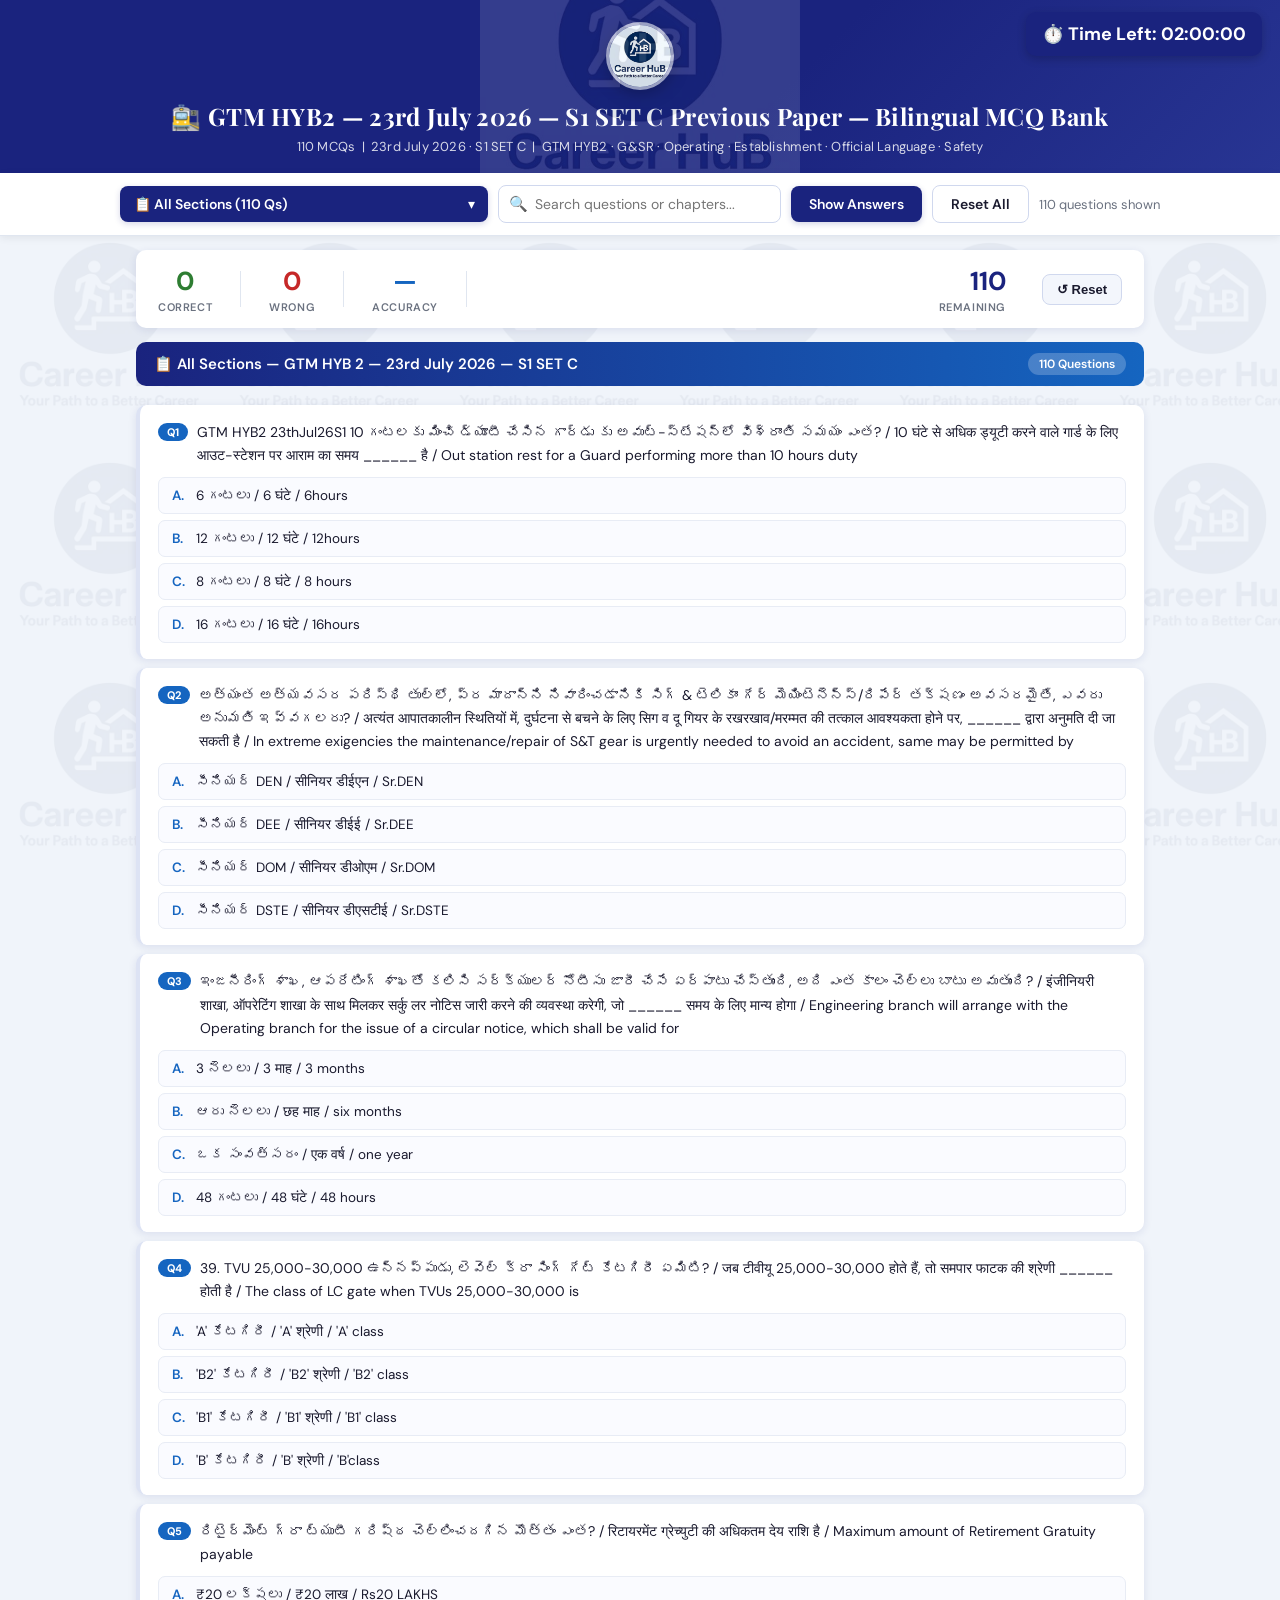
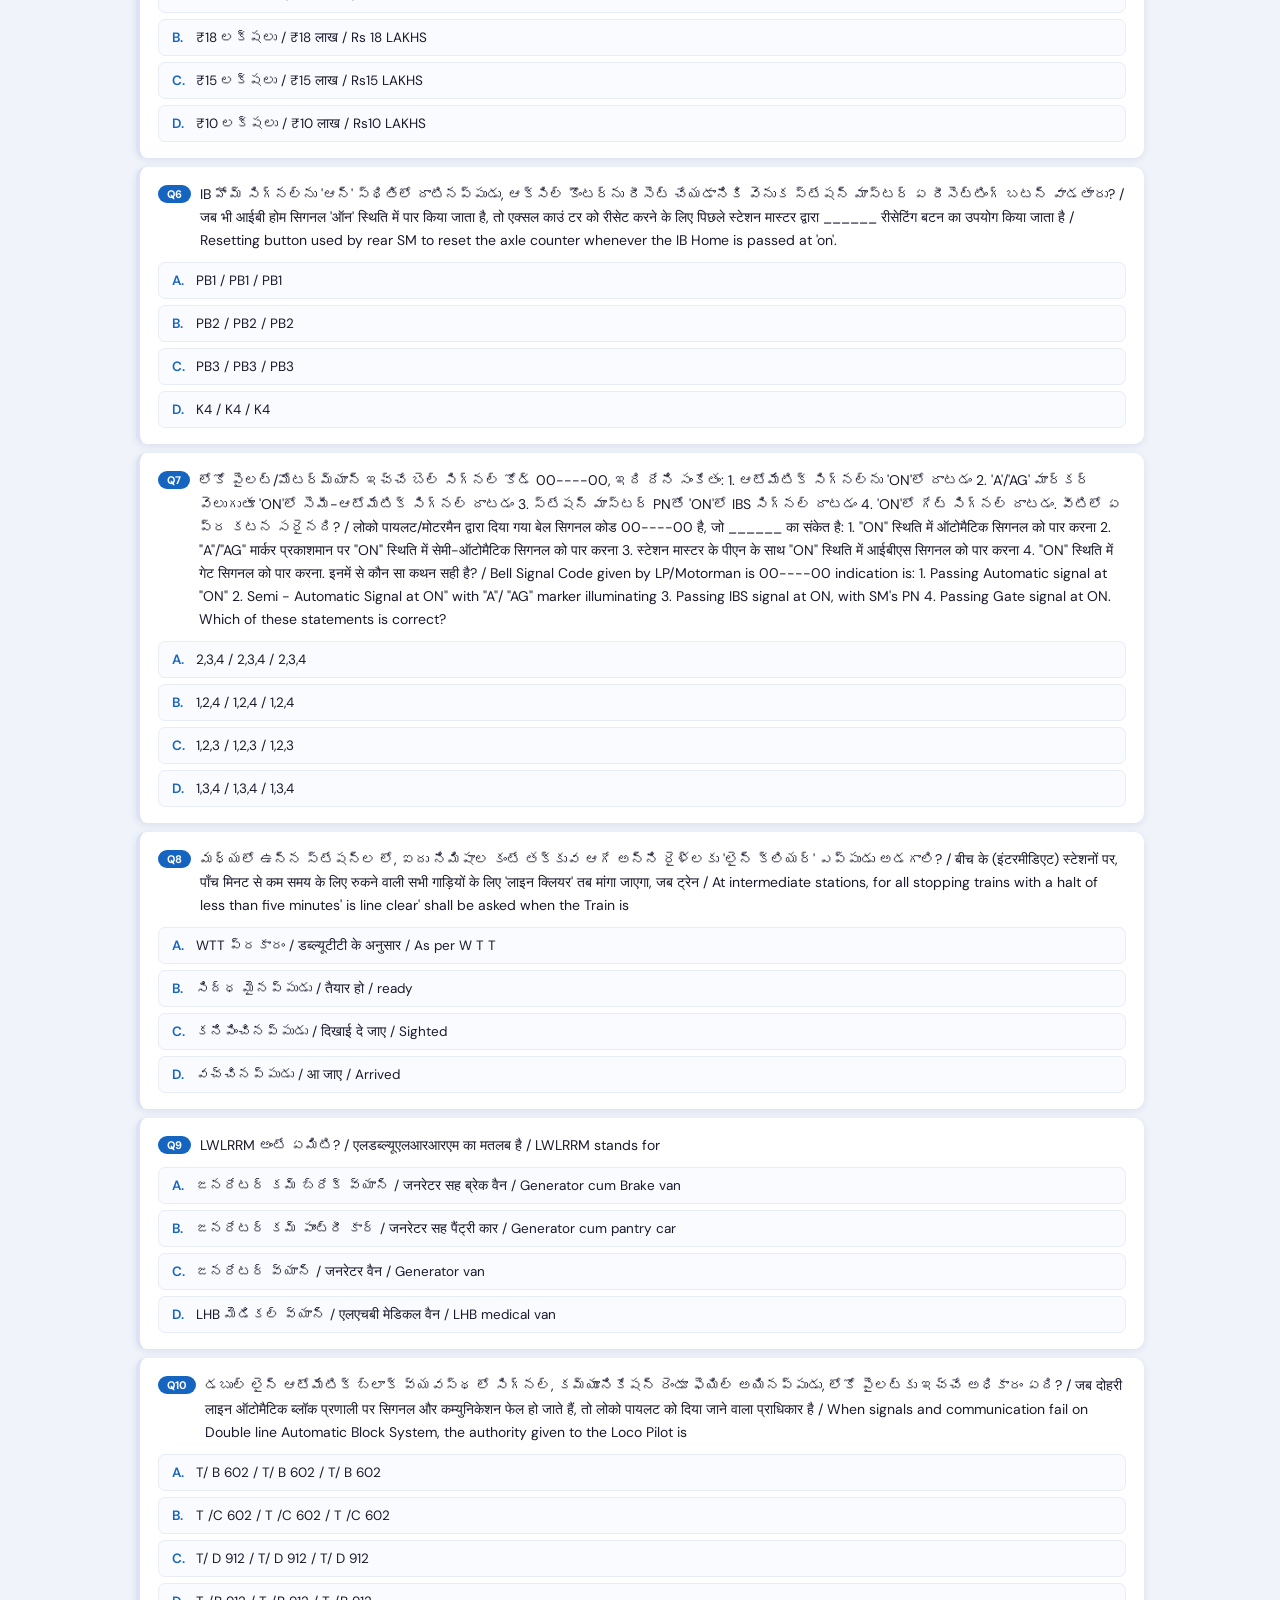
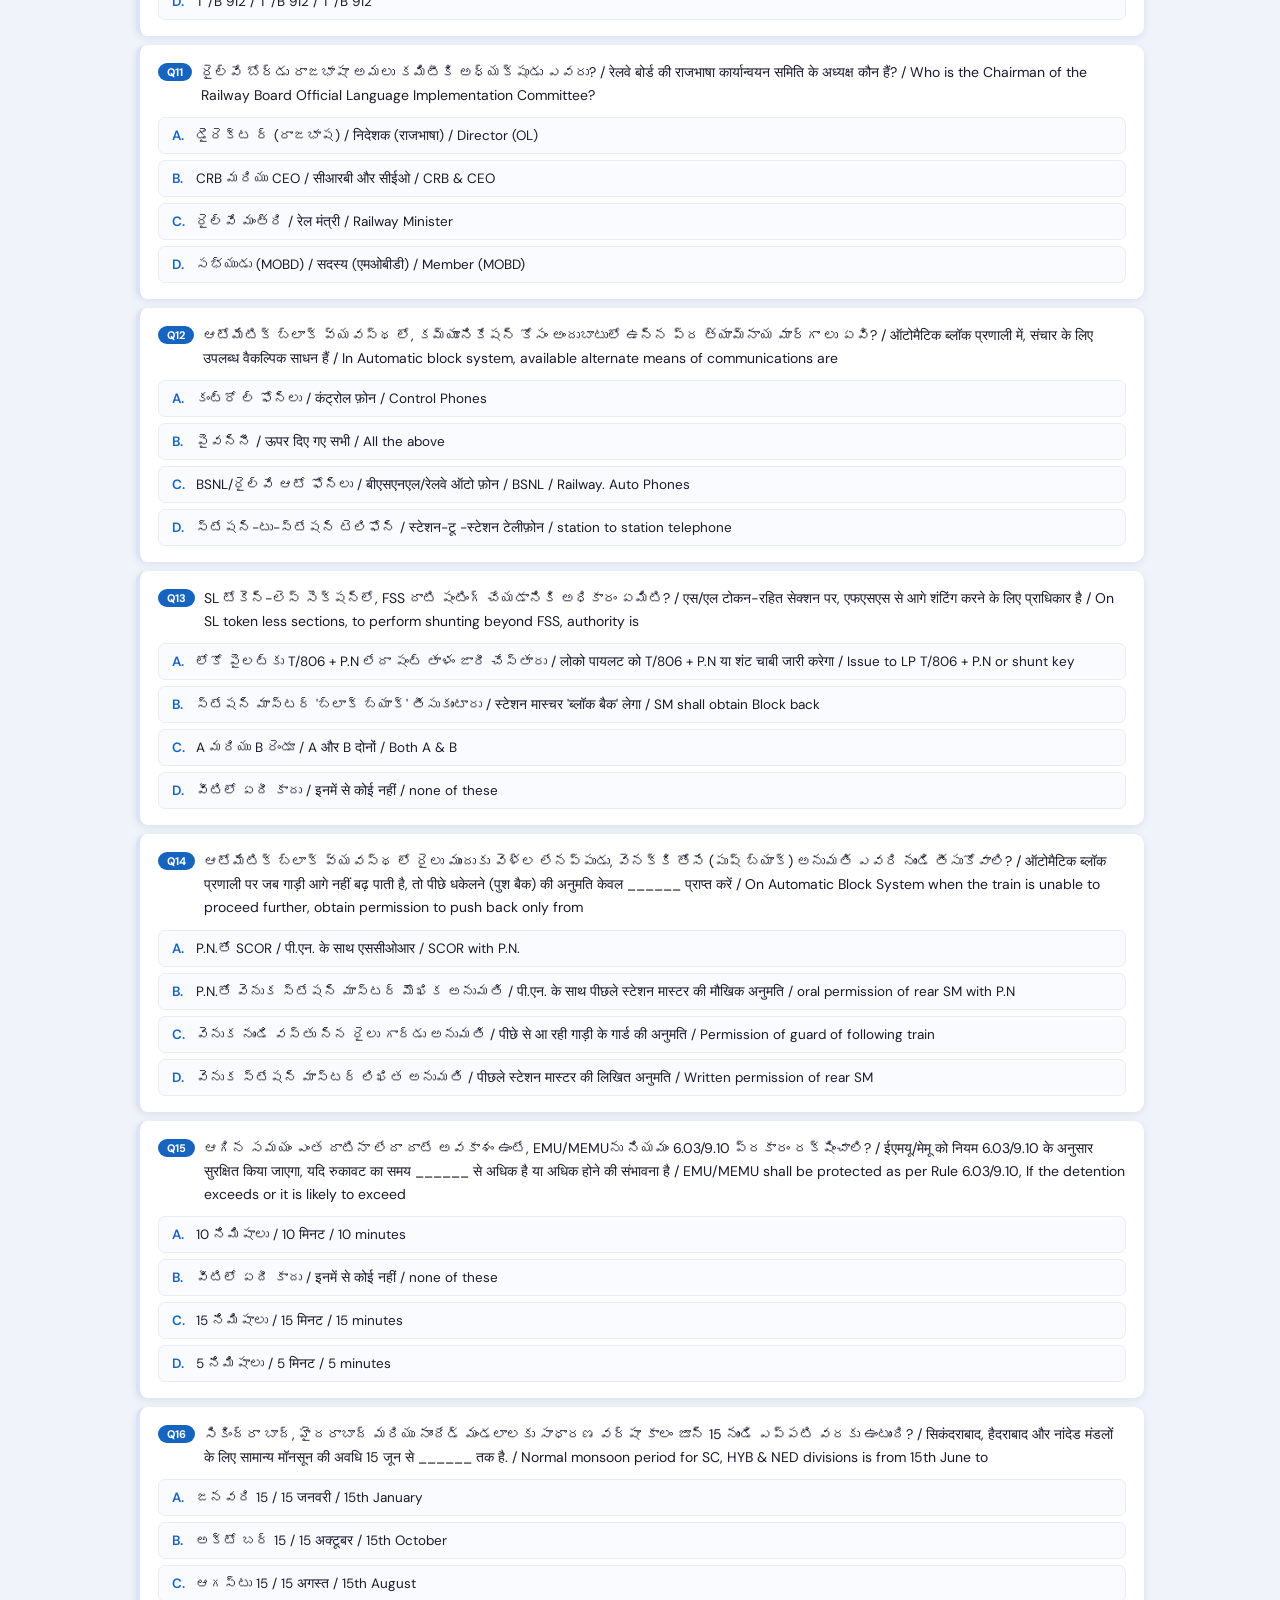
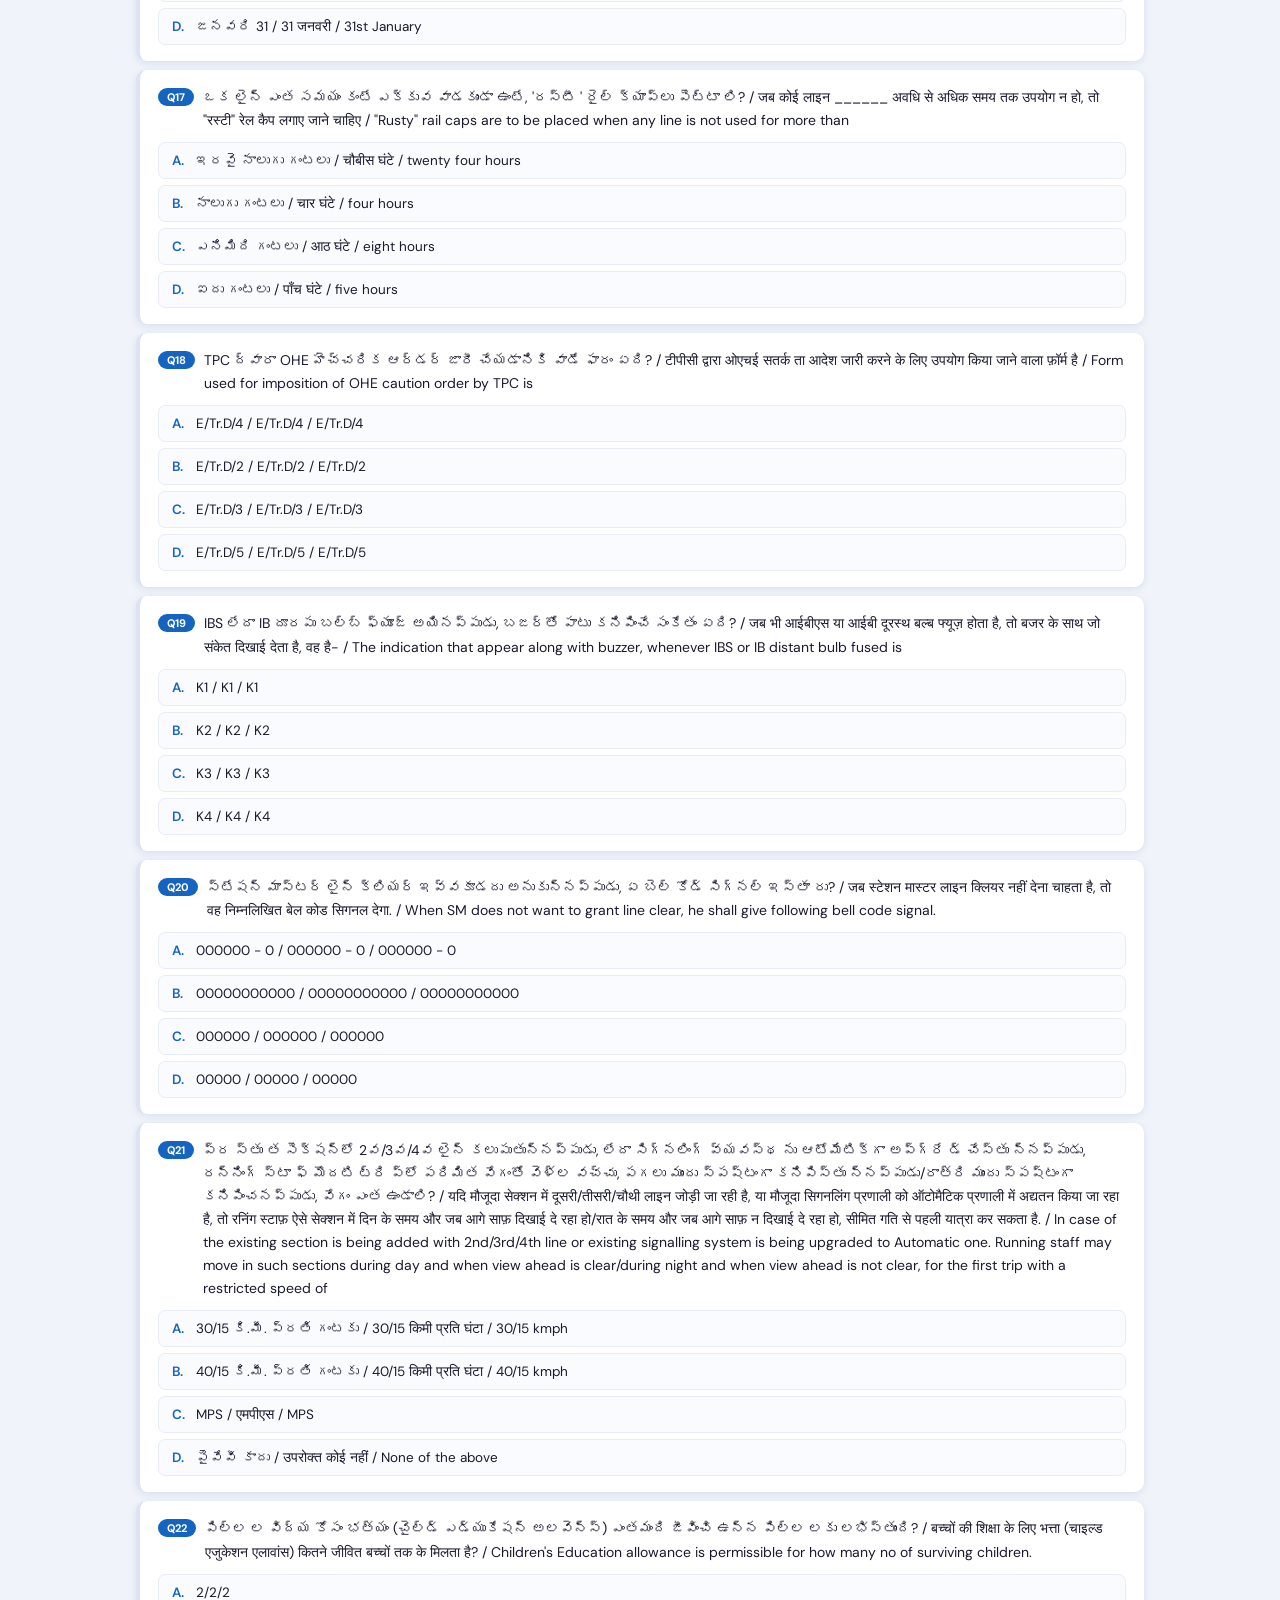
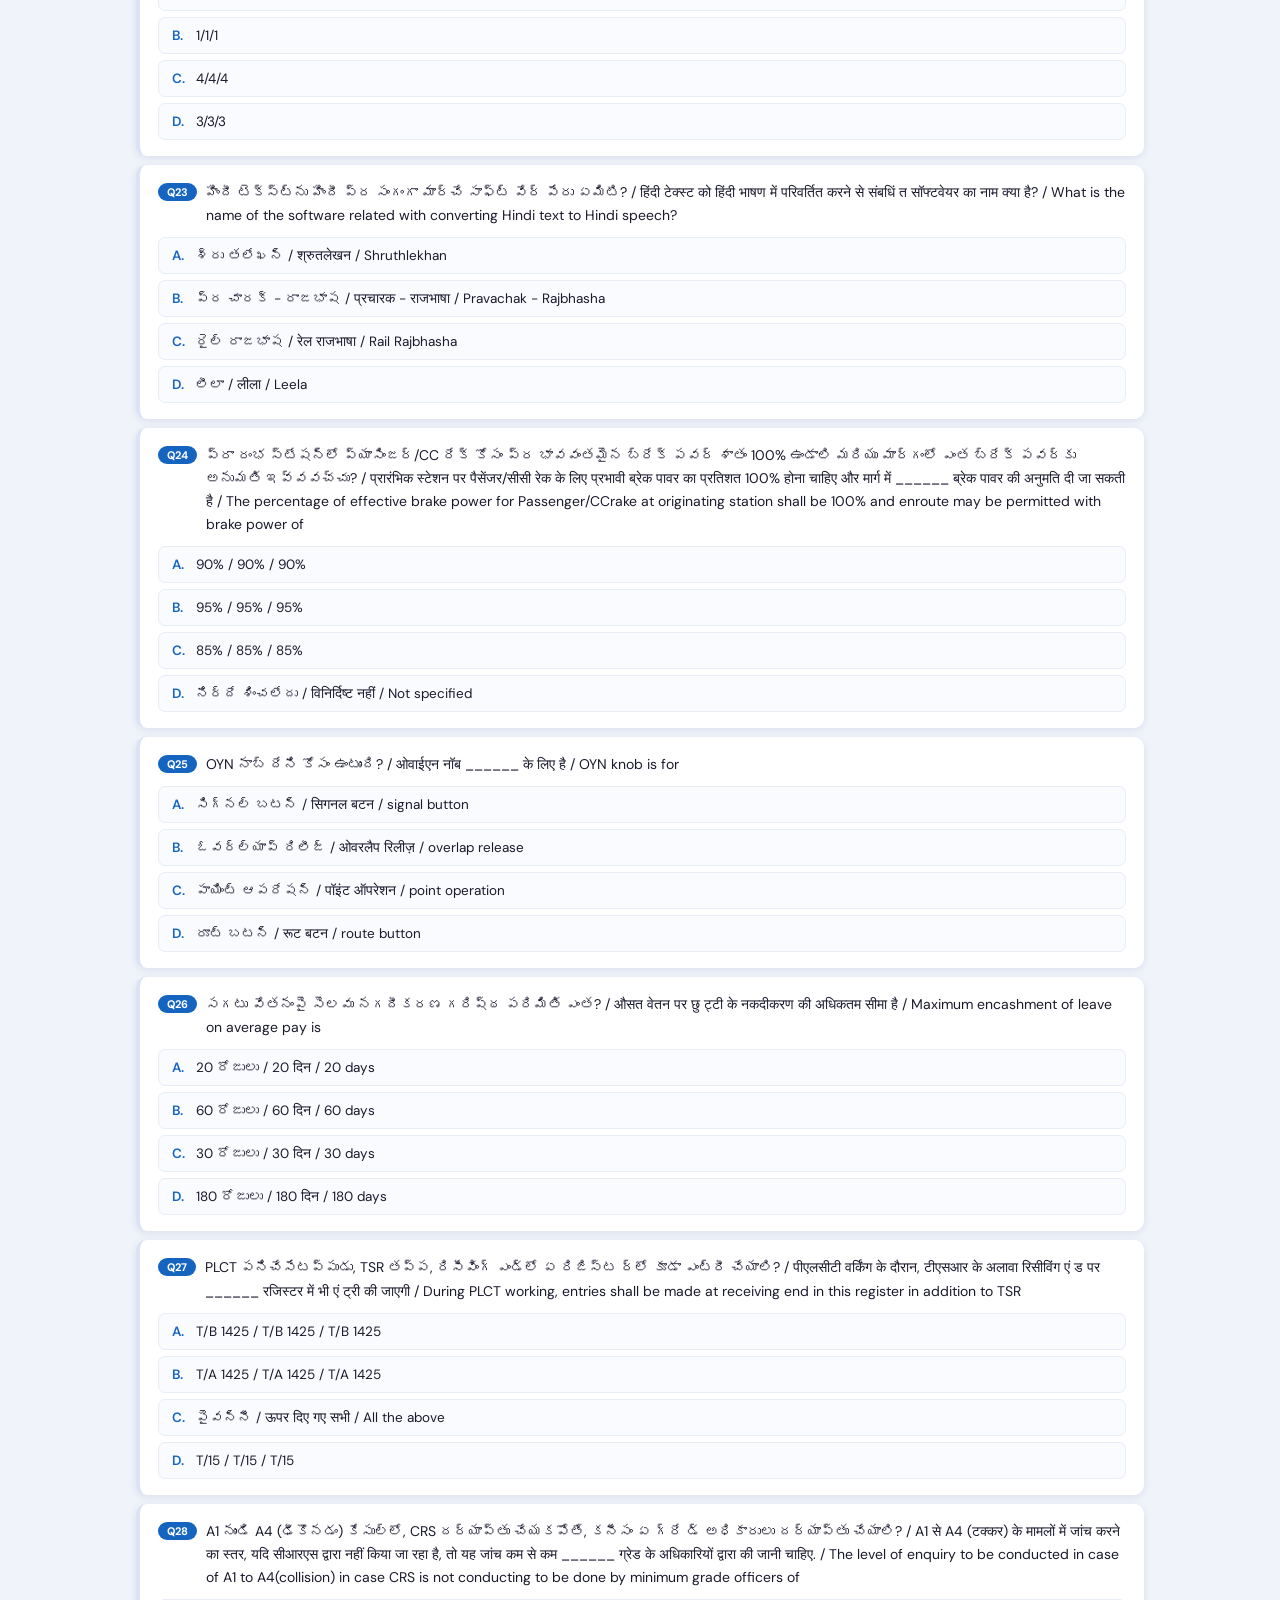
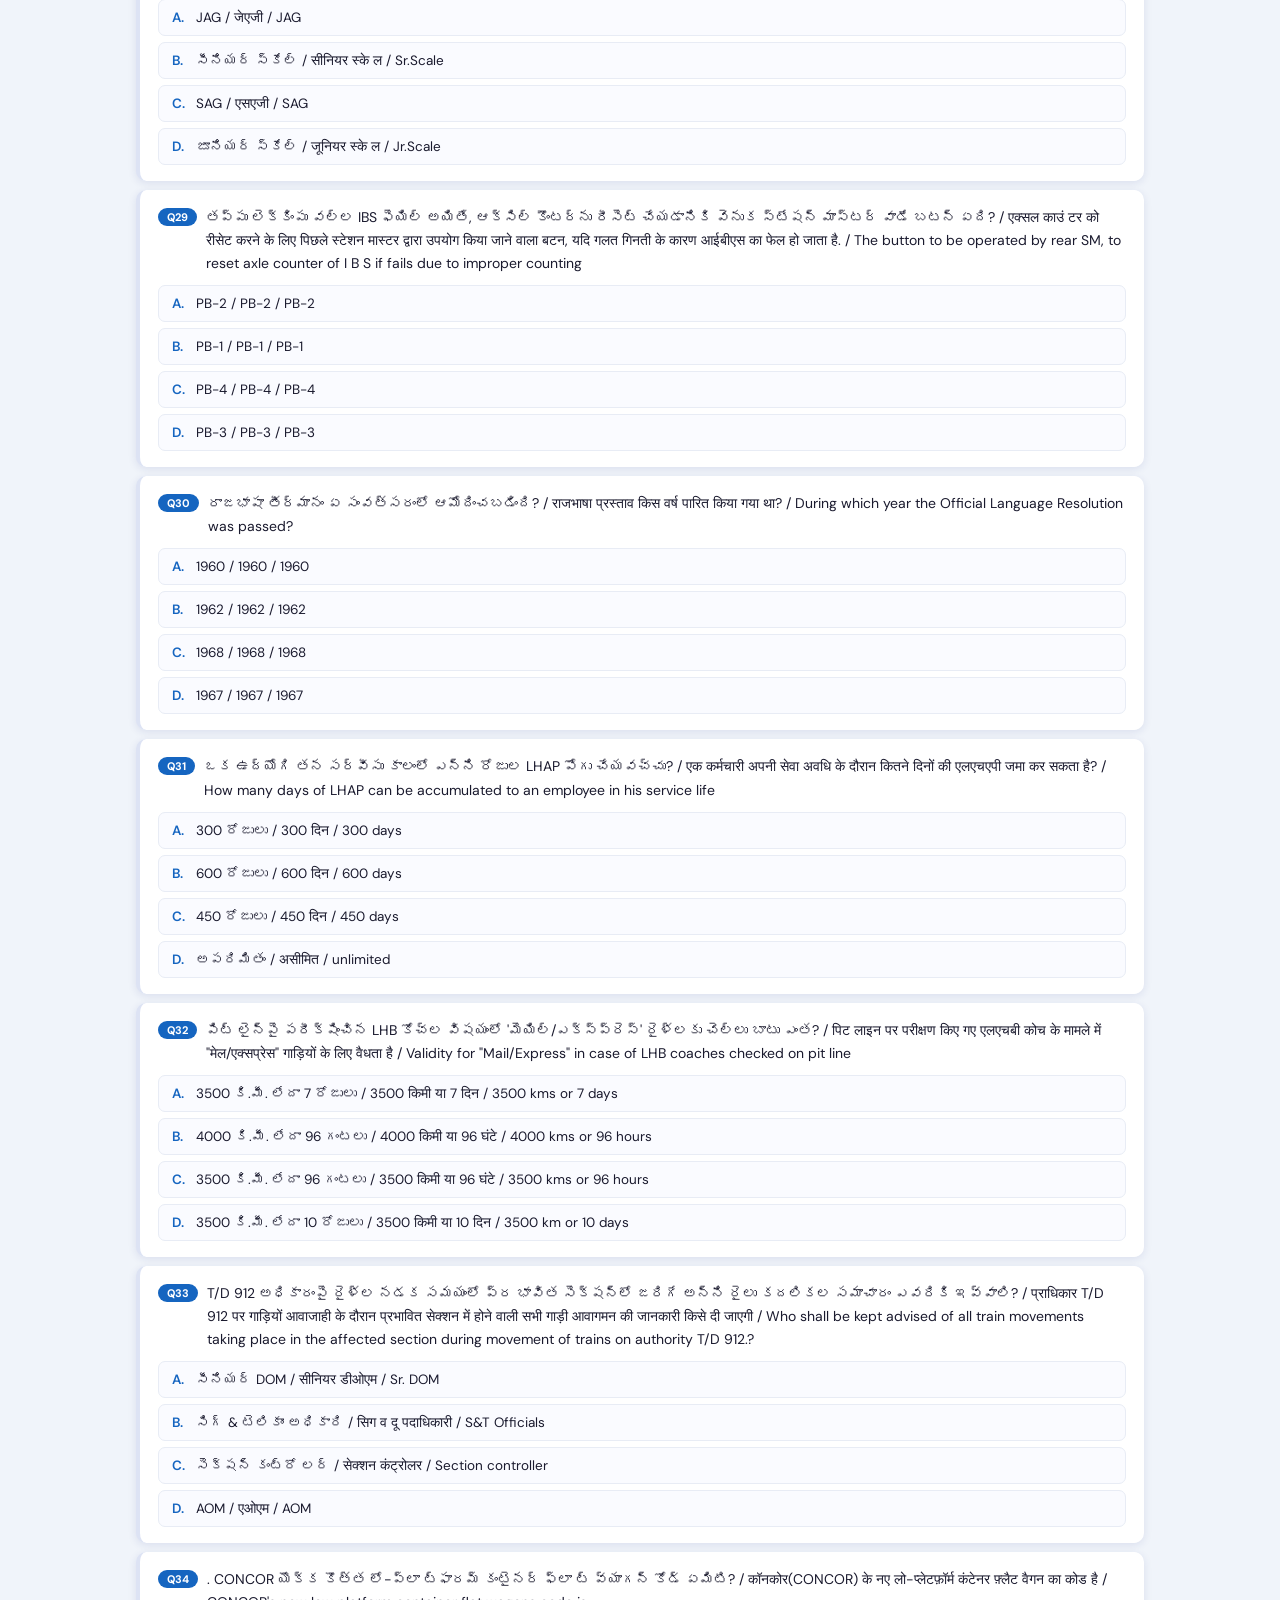
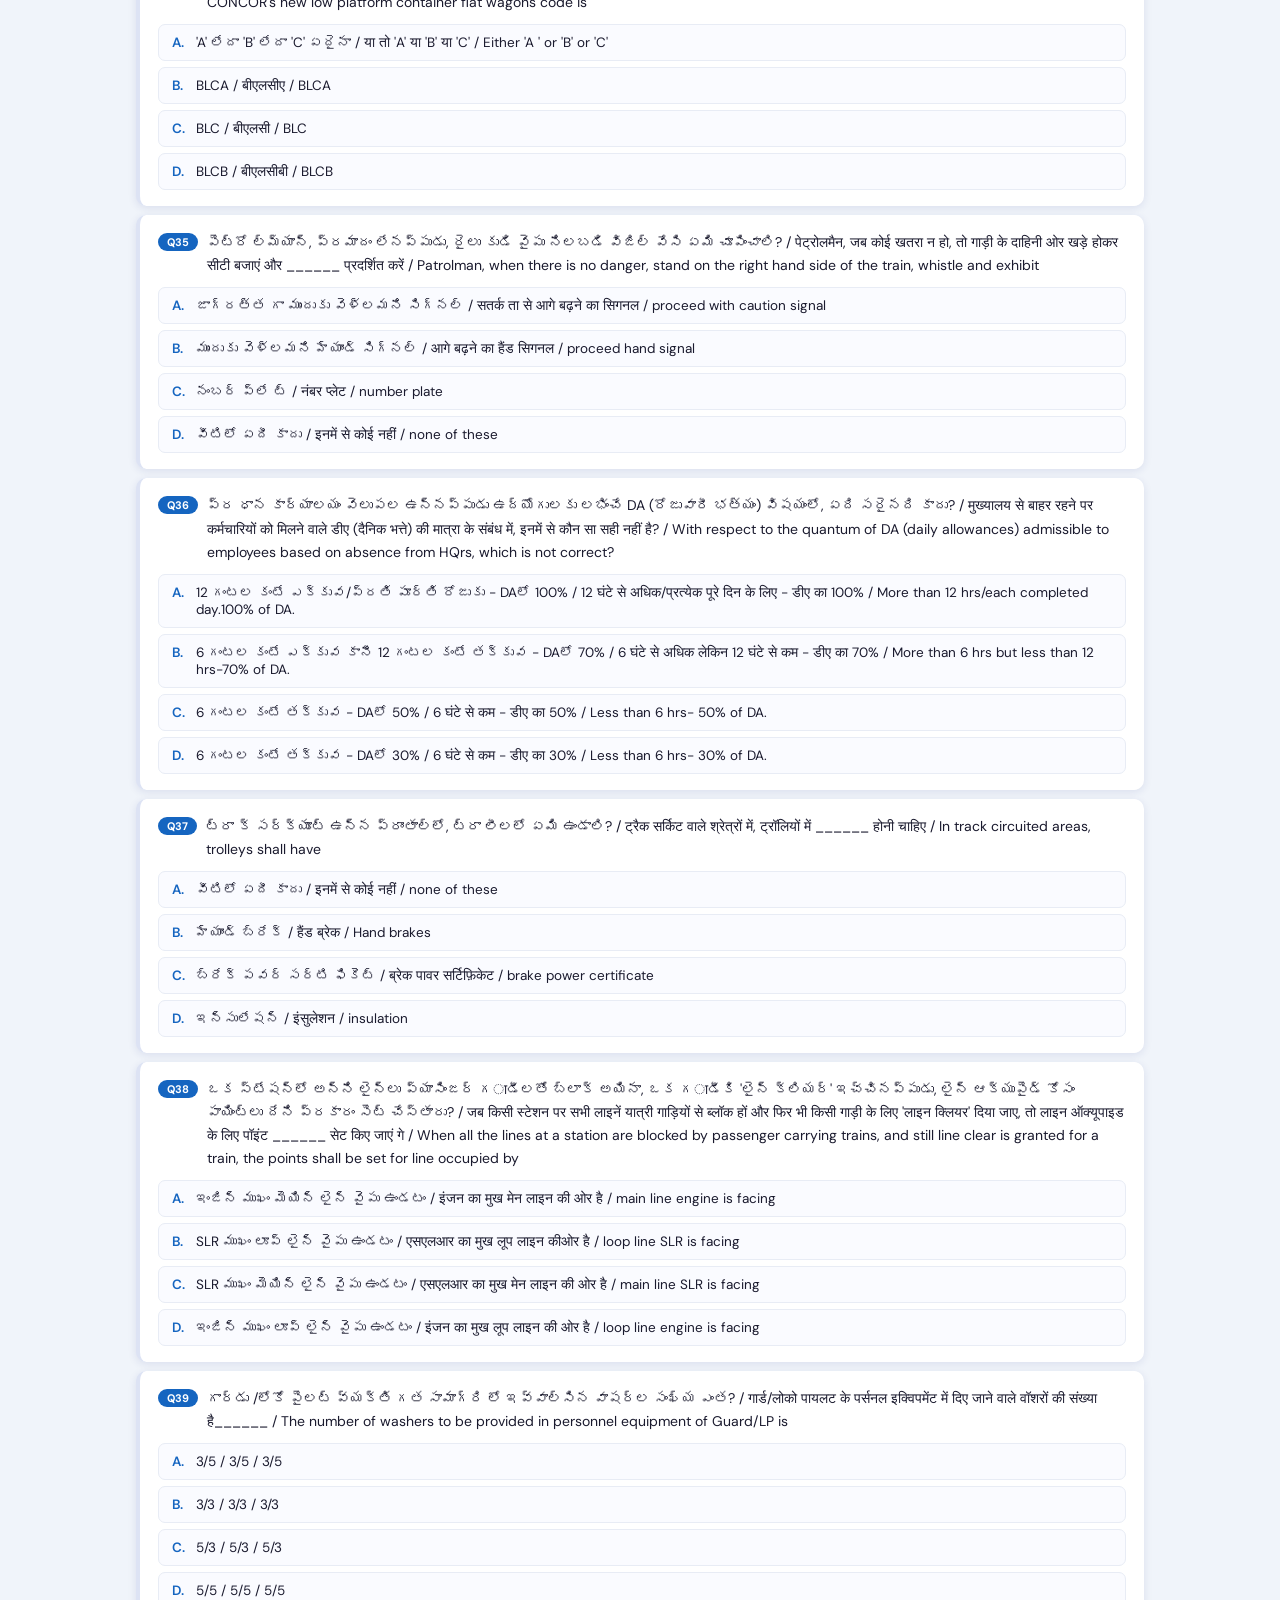
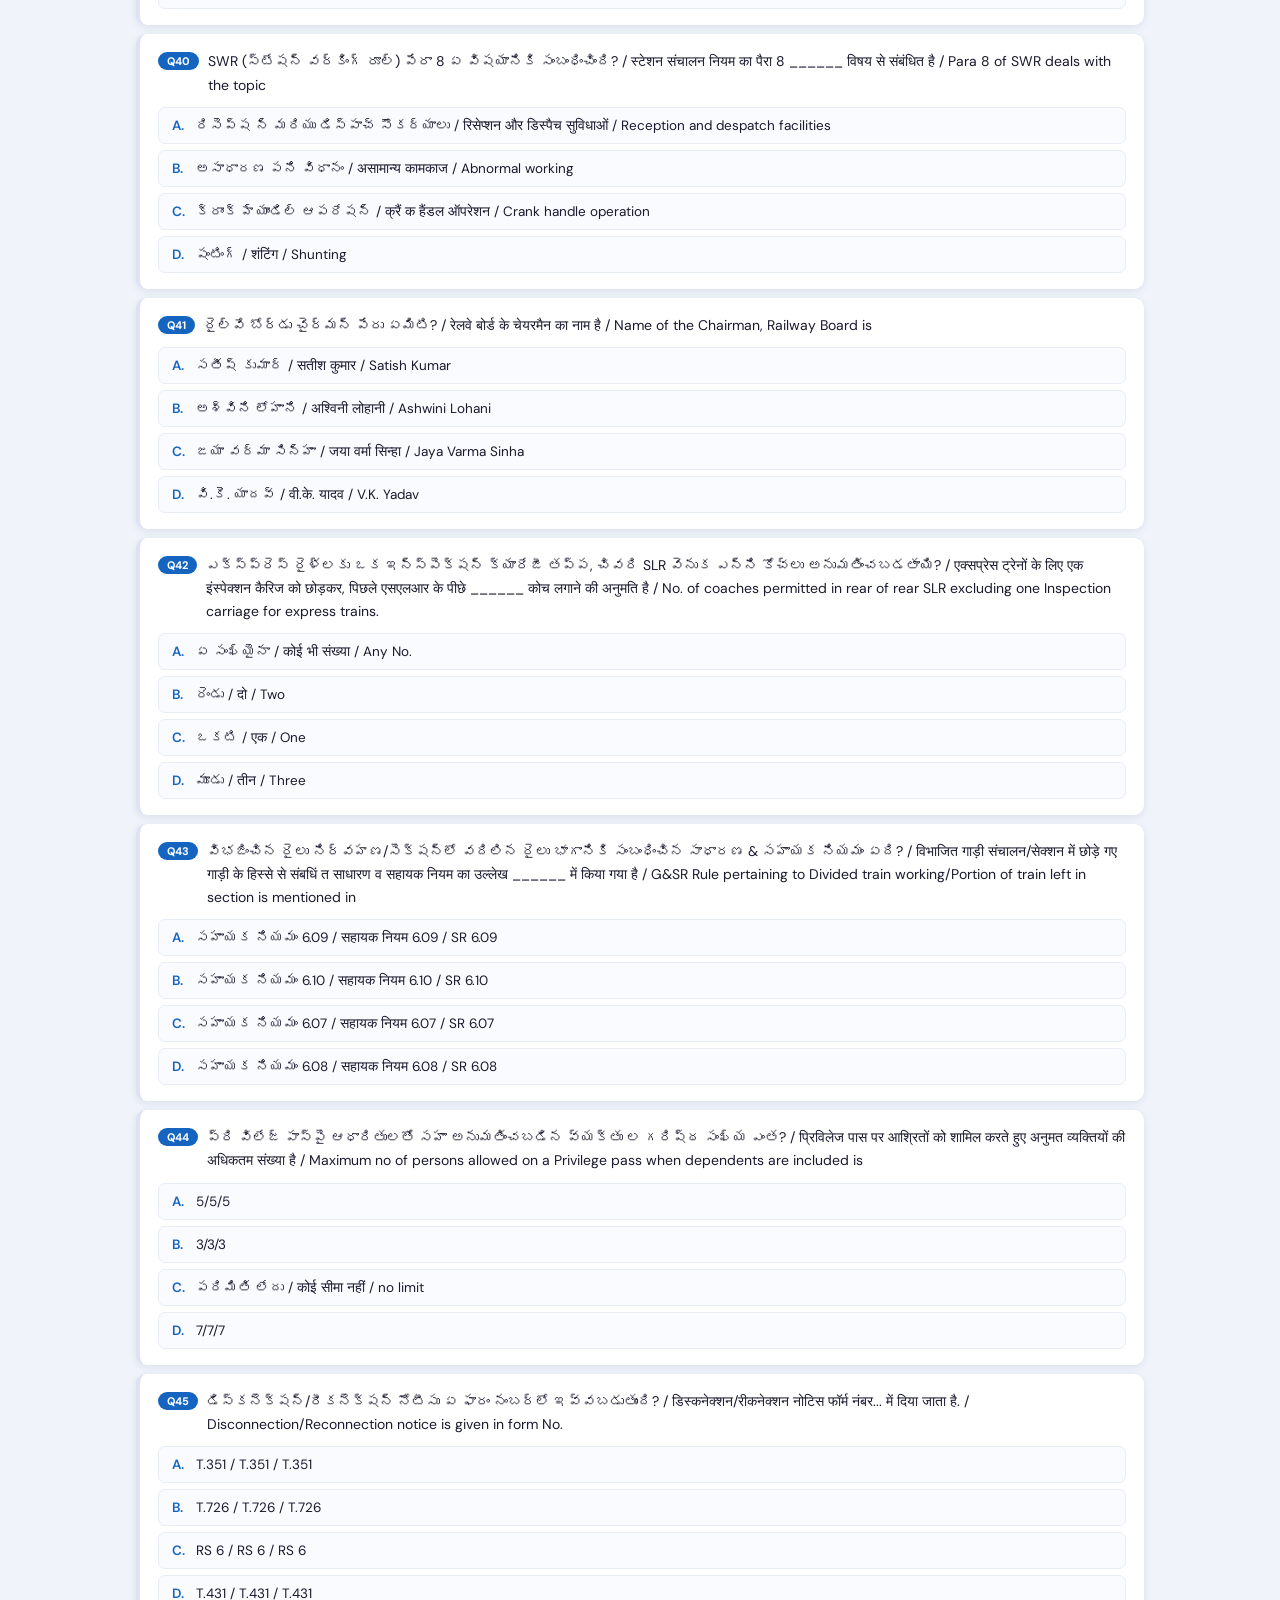
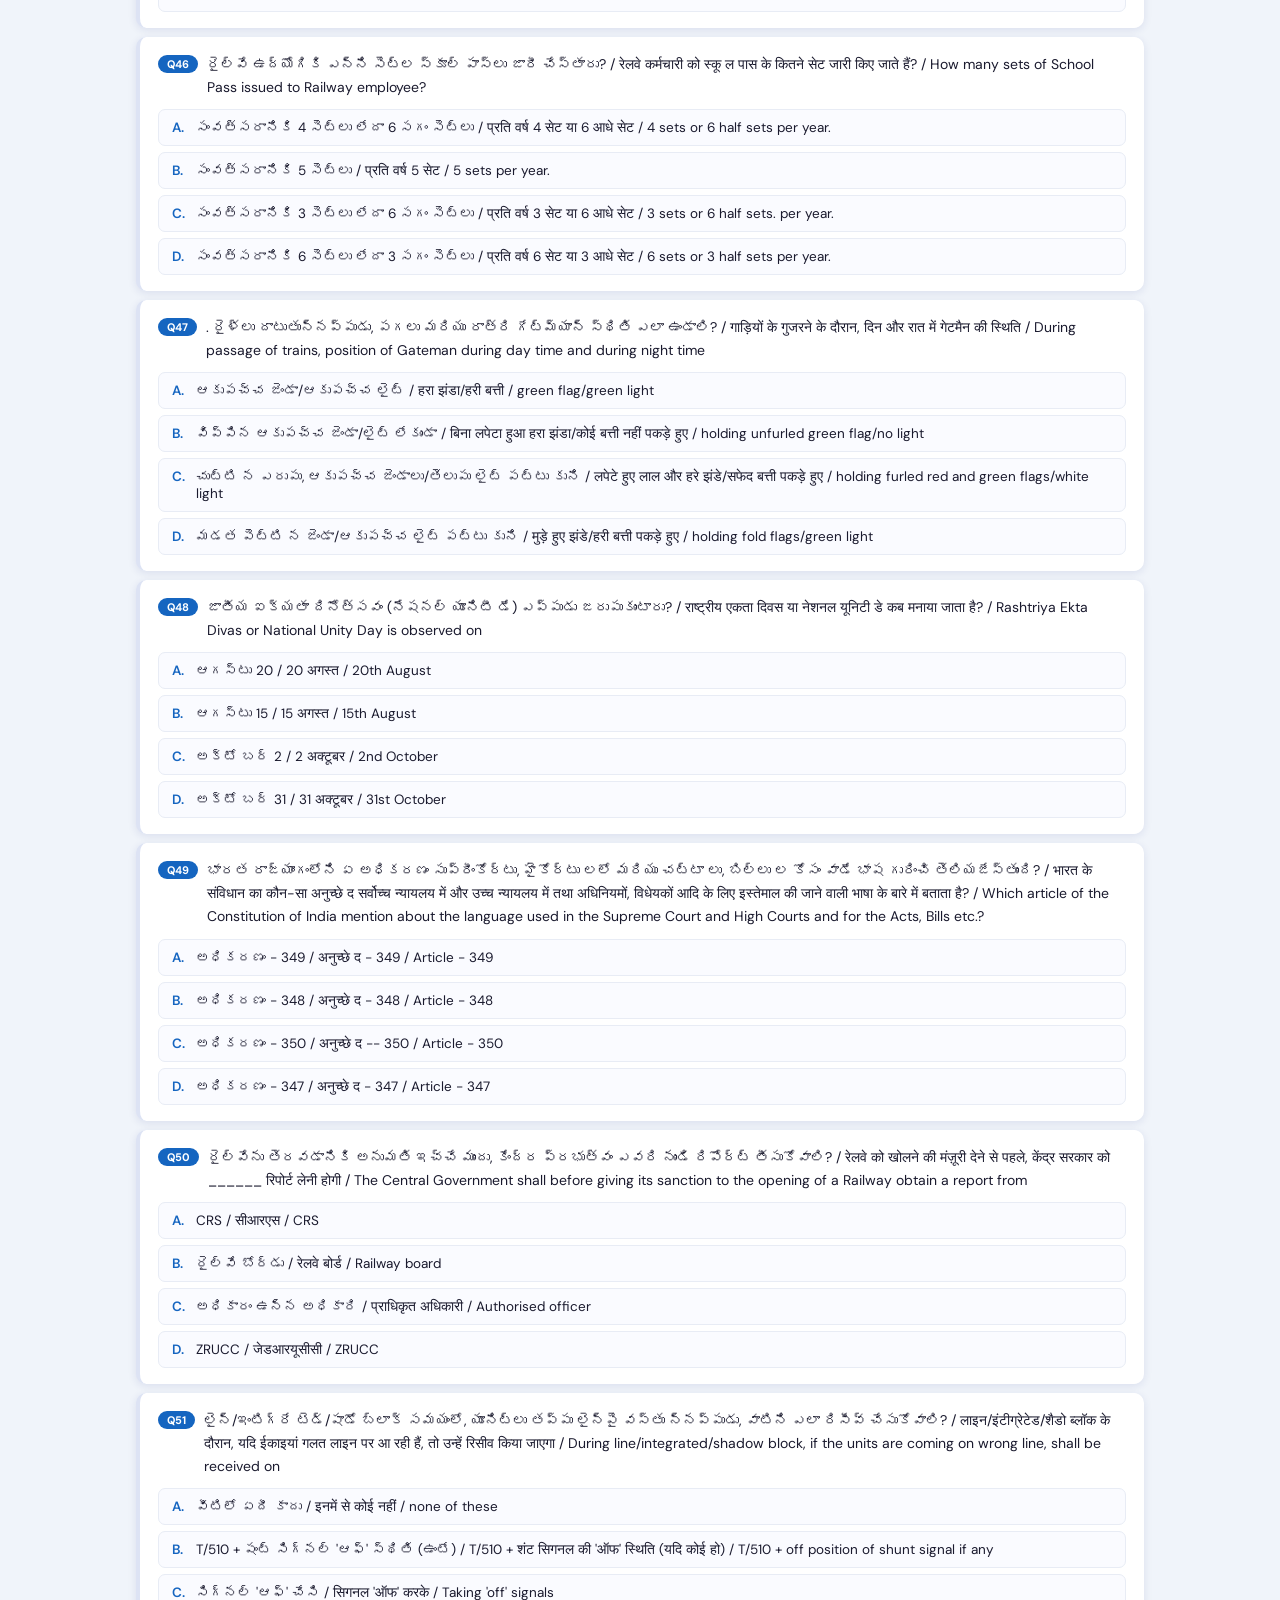
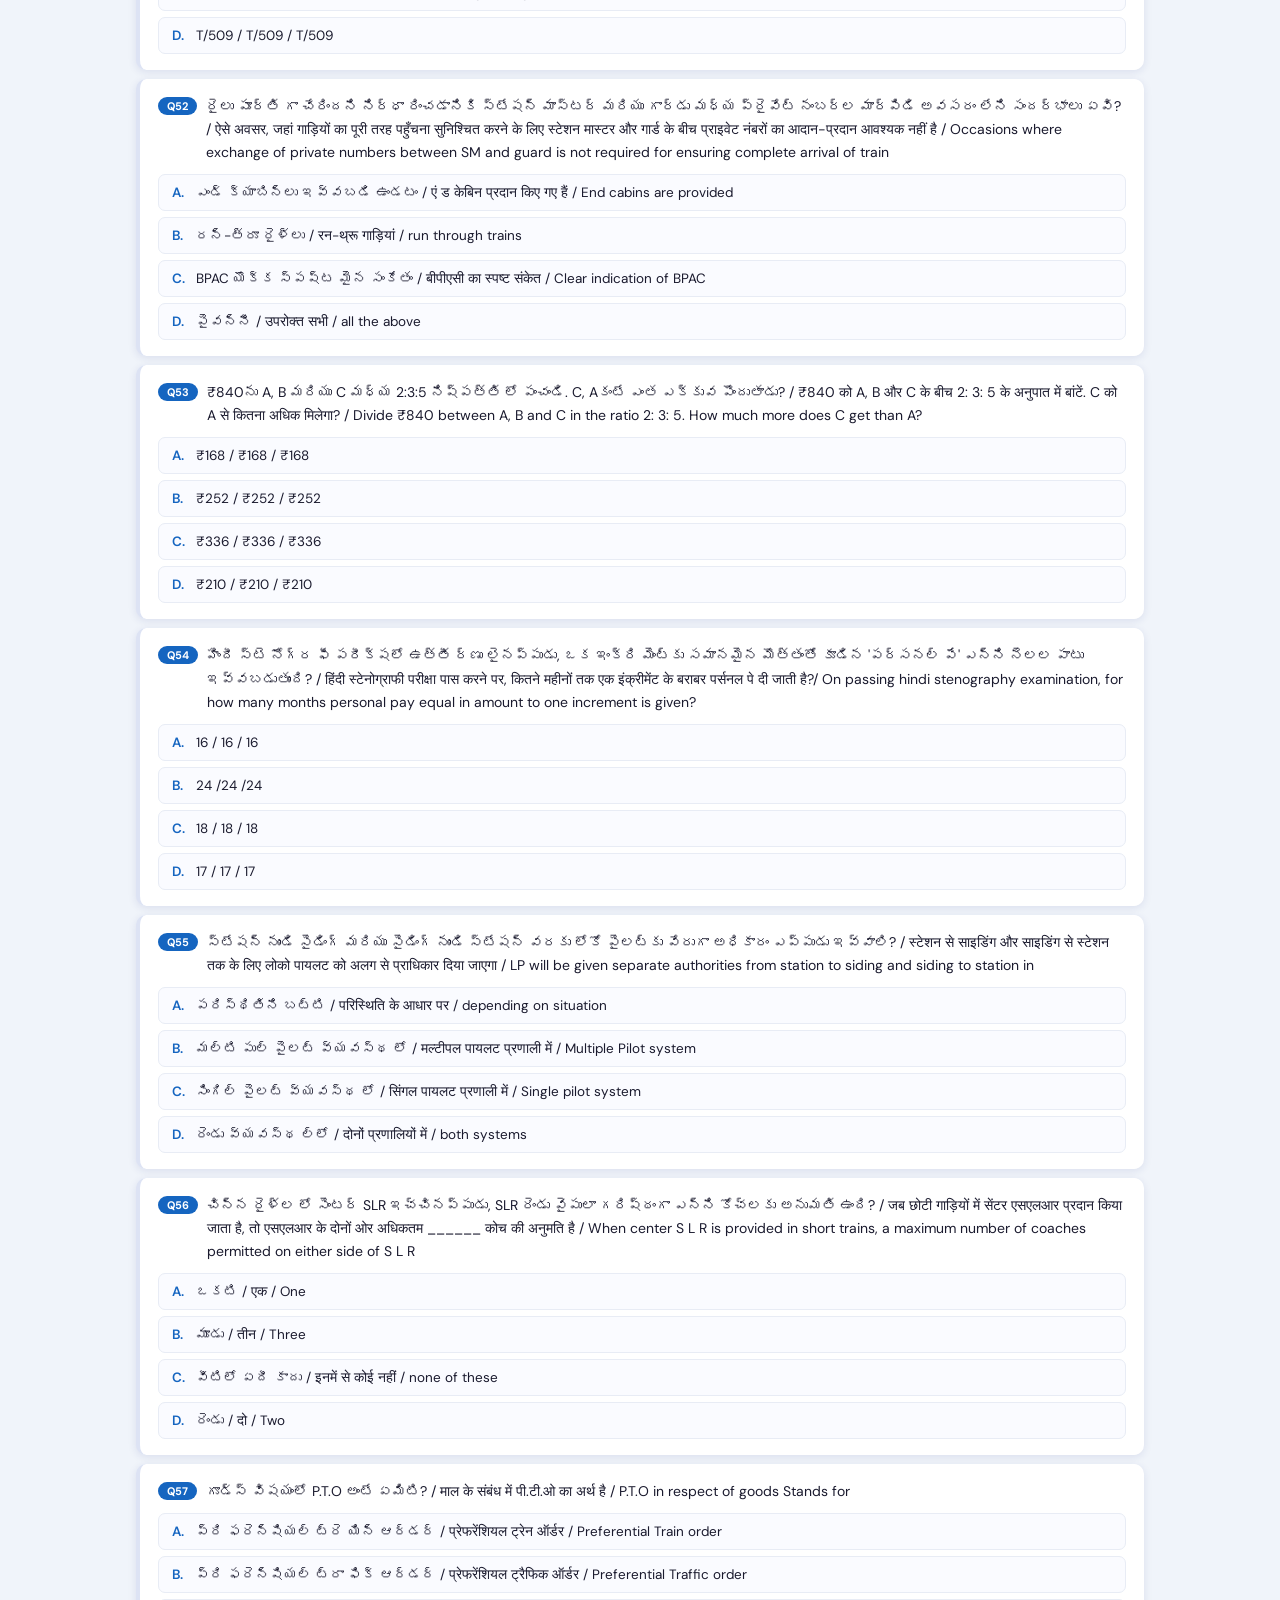
<file: GTM_HYB2_23rdJul26S1_SET_C.html>
<!DOCTYPE html>
<html lang="en">
<head>
<meta charset="UTF-8">
<meta name="viewport" content="width=device-width,initial-scale=1.0">
<title>GTM HYB2 — 23rd July 2026 — S1 SET C Previous Paper — Bilingual MCQ Bank</title>
<link href="https://fonts.googleapis.com/css2?family=DM+Sans:wght@400;500;600;700&family=Playfair+Display:wght@700&display=swap" rel="stylesheet">
<style>
*{box-sizing:border-box;margin:0;padding:0}:root{
  --navy:#1a237e;--blue:#1565c0;
  --green-bg:#e8f5e9;--green-border:#4caf50;--green-text:#1b5e20;
  --card:#fff;--bg:#f0f4fa;--text:#1a1a2e;--muted:#6b7280;
  --radius:10px;--shadow:0 2px 8px rgba(26,35,126,.10);
}
*{box-sizing:border-box;margin:0;padding:0}
body{font-family:'DM Sans',sans-serif;background:var(--bg);color:var(--text);min-height:100vh;position:relative;}
body::before{content:'';position:fixed;top:0;left:0;right:0;bottom:0;background-image:url('[data-uri]');background-repeat:repeat;background-size:220px 220px;opacity:0.045;z-index:0;pointer-events:none;}
body > *{position:relative;z-index:1;}.header{background:linear-gradient(135deg,#1a237e 60%,#283593);color:white;padding:22px 24px 18px;text-align:center;position:relative;overflow:hidden;}.header::before{content:'';position:absolute;top:50%;left:50%;transform:translate(-50%,-50%);width:320px;height:320px;background-image:url('[data-uri]');background-size:contain;background-repeat:no-repeat;background-position:center;opacity:0.12;pointer-events:none;}.header h1{font-family:'Playfair Display',serif;font-size:24px;letter-spacing:.3px;margin-bottom:6px}.header p{font-size:13px;opacity:.82;letter-spacing:.2px}.header-logo{width:68px;height:68px;border-radius:50%;border:3px solid rgba(255,255,255,0.65);object-fit:cover;margin:0 auto 10px;display:block;box-shadow:0 4px 16px rgba(0,0,0,0.25);}.controls{background:white;border-bottom:1px solid #e0e6f0;padding:12px 16px;position:sticky;top:0;z-index:200;box-shadow:0 2px 8px rgba(0,0,0,.07)}.controls-inner{max-width:1040px;margin:0 auto;display:flex;gap:10px;align-items:center;flex-wrap:wrap}.select-wrap{position:relative;flex:0 0 auto}.select-wrap select{appearance:none;-webkit-appearance:none;background:var(--navy);color:white;border:none;border-radius:8px;padding:9px 38px 9px 14px;font-family:'DM Sans',sans-serif;font-size:14px;font-weight:600;cursor:pointer;outline:none;box-shadow:0 2px 6px rgba(26,35,126,.18)}.select-wrap::after{content:"▾";position:absolute;right:13px;top:50%;transform:translateY(-50%);color:white;pointer-events:none;font-size:14px}.search-wrap{position:relative;flex:1;min-width:180px}.search-wrap input{width:100%;padding:9px 14px 9px 36px;border:1.5px solid #d0d8ee;border-radius:8px;font-family:'DM Sans',sans-serif;font-size:14px;outline:none;color:var(--text);transition:border-color.2s,box-shadow.2s}.search-wrap input:focus{border-color:var(--blue);box-shadow:0 0 0 3px rgba(21,101,192,.12)}.search-icon{position:absolute;left:11px;top:50%;transform:translateY(-50%);color:#9ca3af;font-size:15px;pointer-events:none}.btn{border:none;border-radius:8px;padding:9px 18px;font-family:'DM Sans',sans-serif;font-size:14px;font-weight:600;cursor:pointer;transition:all.18s;white-space:nowrap}.btn-primary{background:var(--navy);color:white;box-shadow:0 2px 6px rgba(26,35,126,.2)}.btn-primary:hover{background:#283593;transform:translateY(-1px)}.btn-outline{background:white;color:var(--text);border:1.5px solid #d0d8ee}.btn-outline:hover{background:#f3f6fc;border-color:#b0bcdf}.q-count-label{font-size:13px;color:var(--muted);margin-left:auto;white-space:nowrap}.score-bar{max-width:1040px;margin:14px auto 0;padding:0 16px}.score-card{background:white;border-radius:var(--radius);box-shadow:var(--shadow);padding:14px 22px;display:flex;align-items:center;gap:28px;flex-wrap:wrap}.score-item{text-align:center}.score-val{font-size:26px;font-weight:700;color:var(--navy)}.score-val.correct{color:#2e7d32}.score-val.wrong{color:#c62828}.score-val.acc{color:var(--blue)}.score-label{font-size:11px;color:var(--muted);font-weight:600;text-transform:uppercase;letter-spacing:.6px;margin-top:2px}.divider{width:1px;height:36px;background:#e0e6f0}.score-remaining{margin-left:auto;text-align:right}.score-remaining.score-val{font-size:22px;color:#555}.reset-btn{margin-left:8px;background:#f3f6fc;border:1.5px solid #d0d8ee;border-radius:8px;padding:7px 14px;font-size:13px;font-weight:600;cursor:pointer;color:var(--text);transition:all.18s;display:flex;align-items:center;gap:5px}.reset-btn:hover{background:#e8edf8;border-color:#b0bcdf}.cat-header{max-width:1040px;margin:14px auto 2px;padding:0 16px}.cat-title{background:linear-gradient(90deg,var(--navy),var(--blue));color:white;border-radius:var(--radius);padding:11px 18px;display:flex;justify-content:space-between;align-items:center}.cat-title h2{font-size:15px;font-weight:600}.cat-badge{background:rgba(255,255,255,.22);padding:3px 11px;border-radius:12px;font-size:12px;font-weight:600}.container{max-width:1040px;margin:0 auto;padding:8px 16px 48px}.q-block{background:var(--card);margin:9px 0;padding:16px 18px;border-radius:var(--radius);box-shadow:var(--shadow);border-left:4px solid #dde3f4;transition:border-color.2s}.q-block.answered{border-left-color:var(--blue)}.q-header{display:flex;gap:9px;margin-bottom:10px;align-items:flex-start}.q-num{background:var(--blue);color:white;padding:2px 9px;border-radius:12px;font-size:11px;font-weight:700;white-space:nowrap;flex-shrink:0;margin-top:2px}.q-rule{background:#e8edf8;color:var(--navy);padding:2px 9px;border-radius:12px;font-size:10px;font-weight:600;white-space:nowrap;flex-shrink:0;margin-top:2px;display:none}.q-rule.revealed{display:inline-block}.q-text{font-size:14px;line-height:1.65;color:var(--text)}.options{display:grid;gap:6px;margin-top:10px}.option{padding:9px 13px;border-radius:7px;font-size:13.5px;display:flex;align-items:flex-start;gap:8px;cursor:pointer;transition:all.15s;border:1.5px solid #e8ecf5;background:#fafbff;user-select:none}.option:hover:not(.locked){background:#eef2ff;border-color:#c0caee}.option.selected-wrong{background:#fff3f3;border-color:#f44336;color:#b71c1c}.option.selected-wrong.opt-letter{color:#f44336;font-weight:700}.option.correct-reveal{background:var(--green-bg);border-color:var(--green-border);color:var(--green-text)}.option.correct-reveal.opt-letter{color:#2e7d32;font-weight:700}.option.dimmed{opacity:.5}.opt-letter{flex-shrink:0;font-weight:600;color:var(--blue);min-width:16px}.opt-icon{flex-shrink:0;font-size:15px;margin-top:1px}.option.ans-correct{background:var(--green-bg);border-color:var(--green-border);color:var(--green-text)}.option.ans-correct.opt-letter{color:#2e7d32;font-weight:700}.option.ans-wrong{background:#fafbff;border-color:#e8ecf5;color:#555;opacity:.7}.explanation{margin-top:10px;padding:10px 13px;background:#fffde7;border-left:3px solid #f9a825;border-radius:6px;font-size:12.5px;color:#555;line-height:1.6;display:none}.explanation.visible{display:block}.no-results{text-align:center;color:var(--muted);padding:40px;font-size:15px}.new-submit-bar{max-width:1060px;margin:16px auto 0;padding:0 16px 48px;}.new-submit-inner{background:white;border-radius:10px;box-shadow:0 2px 8px rgba(26,35,126,.10);padding:14px 22px;display:flex;align-items:center;justify-content:space-between;gap:14px;flex-wrap:wrap;border-left:4px solid #2e7d32;}.new-submit-hint{font-size:13px;color:#6b7280;flex:1;line-height:1.5;}.new-submit-hint strong{color:#1a237e;display:block;margin-bottom:2px;font-size:13.5px;}.btn-new-submit{border:none;border-radius:10px;padding:12px 28px;font-family:'DM Sans',sans-serif;font-size:15px;font-weight:700;cursor:pointer;background:linear-gradient(135deg,#1b5e20,#2e7d32);color:white;box-shadow:0 3px 12px rgba(27,94,32,.35);transition:all.2s;white-space:nowrap;}.btn-new-submit:hover{background:linear-gradient(135deg,#2e7d32,#388e3c);transform:translateY(-1px);}.modal-overlay{display:none;position:fixed;inset:0;background:rgba(10,18,60,.58);z-index:9999;align-items:center;justify-content:center;padding:16px}.modal-overlay.open{display:flex}.modal-box{background:white;border-radius:20px;max-width:490px;width:100%;padding:34px 28px 28px;text-align:center;box-shadow:0 16px 60px rgba(0,0,0,.26);animation:popUp.34s cubic-bezier(.34,1.56,.64,1)}
@keyframes popUp{from{transform:scale(.72);opacity:0}to{transform:scale(1);opacity:1}}.m-topic-label{font-size:11px;font-weight:700;text-transform:uppercase;letter-spacing:.8px;color:var(--muted);margin-bottom:6px}.m-emoji{font-size:54px;line-height:1;margin-bottom:8px}.m-score{font-size:50px;font-weight:700;line-height:1.1;margin-bottom:3px}.m-pct{font-size:19px;font-weight:600;opacity:.72;margin-bottom:11px}.m-badge{display:inline-block;font-size:12.5px;font-weight:700;padding:4px 18px;border-radius:20px;margin-bottom:15px;letter-spacing:.3px}.m-msg{font-size:13.5px;line-height:1.75;margin-bottom:22px;padding:0 4px;color:#444}.m-stats{display:flex;gap:0;margin-bottom:24px;border-radius:11px;overflow:hidden;border:1.5px solid #e0e6f0}.m-stat{flex:1;padding:12px 6px;text-align:center;border-right:1.5px solid #e0e6f0}.m-stat:last-child{border-right:none}.m-stat-val{font-size:23px;font-weight:700}.m-stat-lbl{font-size:10px;font-weight:700;text-transform:uppercase;letter-spacing:.5px;color:var(--muted);margin-top:2px}.cv{color:#2e7d32}.wv{color:#c62828}.uv{color:#e65100}.m-actions{display:flex;gap:10px;justify-content:center;flex-wrap:wrap}.m-btn{border:none;border-radius:9px;padding:10px 26px;font-family:'DM Sans',sans-serif;font-size:14px;font-weight:700;cursor:pointer;transition:all.18s}.m-btn-primary{background:var(--navy);color:white}.m-btn-primary:hover{background:#283593}.m-btn-outline{background:#f3f6fc;color:var(--navy);border:1.5px solid #d0d8ee}.m-btn-outline:hover{background:#e8edf8}.m-logo{width:56px;height:56px;border-radius:50%;object-fit:cover;margin:0 auto 8px;display:block;border:2px solid #e0e6f0;box-shadow:0 2px 8px rgba(0,0,0,.12);}.bb.m-score{color:#1565c0}.bb.m-badge{background:#e3f2fd;color:#0d47a1}.bg.m-score{color:#2e7d32}.bg.m-badge{background:#e8f5e9;color:#1b5e20}.by.m-score{color:#f57f17}.by.m-badge{background:#fffde7;color:#e65100}.bo.m-score{color:#e64a19}.bo.m-badge{background:#fbe9e7;color:#bf360c}.br.m-score{color:#c62828}.br.m-badge{background:#ffebee;color:#b71c1c}
</style>
</head>
<body>
<div id="examTimer" style="
position:fixed;top:12px;right:18px;z-index:9999;
background:#1a237e;color:#fff;padding:10px 16px;
border-radius:10px;font-weight:700;font-size:18px;
box-shadow:0 3px 10px rgba(0,0,0,.2);">
⏱️ Time Left: <span id="timerDisplay">02:00:00</span>
</div>

<div class="header">
  <img src="[data-uri]" alt="Career HuB" class="header-logo">
  <h1>🚉 GTM HYB2 — 23rd July 2026 — S1 SET C Previous Paper — Bilingual MCQ Bank</h1>
  <p>110 MCQs &nbsp;|&nbsp; 23rd July 2026 · S1 SET C &nbsp;|&nbsp; GTM HYB2 · G&amp;SR · Operating · Establishment · Official Language · Safety</p>
</div>
<div class="controls">
  <div class="controls-inner">
    <div class="select-wrap"><select id="categorySelect" onchange="onCategoryChange()"></select></div>
    <div class="search-wrap"><span class="search-icon">🔍</span><input type="text" id="searchBox" placeholder="Search questions or chapters..." oninput="filterQuestions()"></div>
    <button class="btn btn-primary" id="showAnswersBtn" onclick="toggleShowAnswers()">Show Answers</button>
    <button class="btn btn-outline" onclick="resetAll()">Reset All</button>
    <span class="q-count-label" id="qCountLabel"></span>
  </div>
</div>
<div class="score-bar">
  <div class="score-card">
    <div class="score-item"><div class="score-val correct" id="sc-correct">0</div><div class="score-label">Correct</div></div>
    <div class="divider"></div>
    <div class="score-item"><div class="score-val wrong" id="sc-wrong">0</div><div class="score-label">Wrong</div></div>
    <div class="divider"></div>
    <div class="score-item"><div class="score-val acc" id="sc-acc">—</div><div class="score-label">Accuracy</div></div>
    <div class="divider"></div>
    <div class="score-item score-remaining"><div class="score-val" id="sc-remaining">110</div><div class="score-label">Remaining</div></div>
    <button class="reset-btn" onclick="resetAll()">↺ Reset</button>
  </div>
</div>
<div class="cat-header">
  <div class="cat-title"><h2 id="catTitleText"></h2><span class="cat-badge" id="catBadge"></span></div>
</div>
<div class="container" id="mainContainer"></div>
<div class="new-submit-bar">
  <div class="new-submit-inner">
    <div class="new-submit-hint"><strong>📝 Submit Test</strong><span id="submitHintText">Answer questions above, then submit to see your score and review answers.</span></div>
    <button class="btn-new-submit" onclick="confirmSubmitTest()">📝 Submit Test</button>
  </div>
</div>
<div class="modal-overlay" id="resultModal">
  <div class="modal-box" id="modalBox">
    <div class="m-topic-label" id="mTopicLabel"></div>
    <img src="[data-uri]" alt="Career HuB" class="m-logo">
    <div class="m-emoji" id="mEmoji"></div>
    <div class="m-score" id="mScore">Total Score: 0 / 110 Questions</div>
    <div class="m-pct" id="mPct"></div>
    <div class="m-badge" id="mBadge"></div>
    <div class="m-msg" id="mMsg"></div>
    <div class="m-stats">
      <div class="m-stat"><div class="m-stat-val cv" id="mC">0</div><div class="m-stat-lbl">Correct</div></div>
      <div class="m-stat"><div class="m-stat-val wv" id="mW">0</div><div class="m-stat-lbl">Wrong</div></div>
      <div class="m-stat"><div class="m-stat-val uv" id="mU">0</div><div class="m-stat-lbl">Skipped</div></div>
      <div class="m-stat"><div class="m-stat-val" id="mTotal" style="color:#1565c0">0</div><div class="m-stat-lbl">Total</div></div>
    </div>
    <div class="m-actions">
      <button class="m-btn m-btn-outline" onclick="closeModal()">Review Answers</button>
      <button class="m-btn m-btn-primary" onclick="retakeTest()">🔄 Retake Test</button>
    </div>
  </div>
</div>

<script>
const DATA = {"GTM HYB2 — 23rd July 2026 — S1 SET C":[{"num":1,"q":"GTM HYB2 23thJul26S1 10 గంటలకు మించి డ్యూటీ చేసిన గార్డు కు అవుట్-స్టేషన్లో విశ్రాంతి సమయం ఎంత? / 10 घंटे से अधिक ड्यूटी करने वाले गार्ड के लिए आउट-स्टेशन पर आराम का समय ______ है / Out station rest for a Guard performing more than 10 hours duty","opts":{"A":"8 గంటలు / 8 घंटे / 8 hours","B":"6 గంటలు / 6 घंटे / 6hours","C":"12 గంటలు / 12 घंटे / 12hours","D":"16 గంటలు / 16 घंटे / 16hours"},"ans":"A","rule":""},{"num":2,"q":"అత్యంత అత్యవసర పరిస్థి తుల్లో, ప్ర మాదాన్ని నివారించడానికి సిగ్ & టెలికాం గేర్ మెయింటెనెన్స్/రిపేర్ తక్షణం అవసరమైతే, ఎవరు అనుమతి ఇవ్వగలరు? / अत्यंत आपातकालीन स्थितियों में, दुर्घटना से बचने के लिए सिग व दू गियर के रखरखाव/मरम्मत की तत्काल आवश्यकता होने पर, ______ द्वारा अनुमति दी जा सकती है / In extreme exigencies the maintenance/repair of S&T gear is urgently needed to avoid an accident, same may be permitted by","opts":{"A":"సీనియర్ DOM / सीनियर डीओएम / Sr.DOM","B":"సీనియర్ DSTE / सीनियर डीएसटीई / Sr.DSTE","C":"సీనియర్ DEN / सीनियर डीईएन / Sr.DEN","D":"సీనియర్ DEE / सीनियर डीईई / Sr.DEE"},"ans":"B","rule":""},{"num":3,"q":"ఇంజనీరింగ్ శాఖ, ఆపరేటింగ్ శాఖతో కలిసి సర్క్యులర్ నోటీసు జారీ చేసే ఏర్పాటు చేస్తుంది, అది ఎంత కాలం చెల్లు బాటు అవుతుంది? / इंजीनियरी शाखा, ऑपरेटिंग शाखा के साथ मिलकर सर्कु लर नोटिस जारी करने की व्यवस्था करेगी, जो ______ समय के लिए मान्य होगा / Engineering branch will arrange with the Operating branch for the issue of a circular notice, which shall be valid for","opts":{"A":"ఒక సంవత్సరం / एक वर्ष / one year","B":"48 గంటలు / 48 घंटे / 48 hours","C":"3 నెలలు / 3 माह / 3 months","D":"ఆరు నెలలు / छह माह / six months"},"ans":"C","rule":""},{"num":4,"q":"39. TVU 25,000-30,000 ఉన్నప్పుడు, లెవెల్ క్రా సింగ్ గేట్ కేటగిరీ ఏమిటి? / जब टीवीयू 25,000-30,000 होते हैं, तो समपार फाटक की श्रेणी ______ होती है / The class of LC gate when TVUs 25,000-30,000 is","opts":{"A":"'A' కేటగిరీ / 'A' श्रेणी / 'A' class","B":"'B2' కేటగిరీ / 'B2' श्रेणी / 'B2' class","C":"'B' కేటగిరీ / 'B' श्रेणी / 'B'class","D":"'B1' కేటగిరీ / 'B1' श्रेणी / 'B1' class"},"ans":"D","rule":""},{"num":5,"q":"రిటైర్మెంట్ గ్రా ట్యుటీ గరిష్ఠ చెల్లించదగిన మొత్తం ఎంత? / रिटायरमेंट ग्रेच्युटी की अधिकतम देय राशि है / Maximum amount of Retirement Gratuity payable","opts":{"A":"₹20 లక్షలు / ₹20 लाख / Rs20 LAKHS","B":"₹10 లక్షలు / ₹10 लाख / Rs10 LAKHS","C":"₹18 లక్షలు / ₹18 लाख / Rs 18 LAKHS","D":"₹15 లక్షలు / ₹15 लाख / Rs15 LAKHS"},"ans":"A","rule":""},{"num":6,"q":"IB హోమ్ సిగ్నల్ను 'ఆన్' స్థితిలో దాటినప్పుడు, ఆక్సిల్ కౌంటర్ను రీసెట్ చేయడానికి వెనుక స్టేషన్ మాస్టర్ ఏ రీసెట్టింగ్ బటన్ వాడతారు? / जब भी आईबी होम सिगनल 'ऑन' स्थिति में पार किया जाता है, तो एक्सल काउं टर को रीसेट करने के लिए पिछले स्टेशन मास्टर द्वारा ______ रीसेटिंग बटन का उपयोग किया जाता है / Resetting button used by rear SM to reset the axle counter whenever the IB Home is passed at 'on'.","opts":{"A":"PB3 / PB3 / PB3","B":"K4 / K4 / K4","C":"PB2 / PB2 / PB2","D":"PB1 / PB1 / PB1"},"ans":"D","rule":""},{"num":7,"q":"లోకో పైలట్/మోటర్మ్యాన్ ఇచ్చే బెల్ సిగ్నల్ కోడ్ 00----00, ఇది దేని సంకేతం: 1. ఆటోమేటిక్ సిగ్నల్ను 'ON'లో దాటడం 2. 'A'/'AG' మార్కర్ వెలుగుతూ 'ON'లో సెమీ-ఆటోమేటిక్ సిగ్నల్ దాటడం 3. స్టేషన్ మాస్టర్ PNతో 'ON'లో IBS సిగ్నల్ దాటడం 4. 'ON'లో గేట్ సిగ్నల్ దాటడం. వీటిలో ఏ ప్ర కటన సరైనది? / लोको पायलट/मोटरमैन द्वारा दिया गया बेल सिगनल कोड 00----00 है, जो ______ का संकेत है: 1. \"ON\" स्थिति में ऑटोमैटिक सिगनल को पार करना 2. \"A\"/\"AG\" मार्कर प्रकाशमान पर \"ON\" स्थिति में सेमी-ऑटोमैटिक सिगनल को पार करना 3. स्टेशन मास्टर के पीएन के साथ \"ON\" स्थिति में आईबीएस सिगनल को पार करना 4. \"ON\" स्थिति में गेट सिगनल को पार करना. इनमें से कौन सा कथन सही है? / Bell Signal Code given by LP/Motorman is 00----00 indication is: 1. Passing Automatic signal at \"ON\" 2. Semi - Automatic Signal at ON\" with \"A\"/ \"AG\" marker illuminating 3. Passing IBS signal at ON, with SM's PN 4. Passing Gate signal at ON. Which of these statements is correct?","opts":{"A":"1,2,3 / 1,2,3 / 1,2,3","B":"1,2,4 / 1,2,4 / 1,2,4","C":"2,3,4 / 2,3,4 / 2,3,4","D":"1,3,4 / 1,3,4 / 1,3,4"},"ans":"B","rule":""},{"num":8,"q":"మధ్యలో ఉన్న స్టేషన్ల లో, ఐదు నిమిషాల కంటే తక్కువ ఆగే అన్ని రైళ్లకు 'లైన్ క్లియర్' ఎప్పుడు అడగాలి? / बीच के (इंटरमीडिएट) स्टेशनों पर, पाँच मिनट से कम समय के लिए रुकने वाली सभी गाड़ियों के लिए 'लाइन क्लियर' तब मांगा जाएगा, जब ट्रेन / At intermediate stations, for all stopping trains with a halt of less than five minutes' is line clear' shall be asked when the Train is","opts":{"A":"కనిపించినప్పుడు / दिखाई दे जाए / Sighted","B":"వచ్చినప్పుడు / आ जाए / Arrived","C":"WTT ప్రకారం / डब्ल्यूटीटी के अनुसार / As per W T T","D":"సిద్ధ మైనప్పుడు / तैयार हो / ready"},"ans":"A","rule":""},{"num":9,"q":"LWLRRM అంటే ఏమిటి? / एलडब्ल्यूएलआरआरएम का मतलब है / LWLRRM stands for","opts":{"A":"జనరేటర్ వ్యాన్ / जनरेटर वैन / Generator van","B":"జనరేటర్ కమ్ పాంట్రీ కార్ / जनरेटर सह पैंट्री कार / Generator cum pantry car","C":"LHB మెడికల్ వ్యాన్ / एलएचबी मेडिकल वैन / LHB medical van","D":"జనరేటర్ కమ్ బ్రేక్ వ్యాన్ / जनरेटर सह ब्रेक वैन / Generator cum Brake van"},"ans":"D","rule":""},{"num":10,"q":"డబుల్ లైన్ ఆటోమేటిక్ బ్లాక్ వ్యవస్థ లో సిగ్నల్, కమ్యూనికేషన్ రెండూ ఫెయిల్ అయినప్పుడు, లోకో పైలట్‌కు ఇచ్చే అధికారం ఏది? / जब दोहरी लाइन ऑटोमैटिक ब्लॉक प्रणाली पर सिगनल और कम्युनिकेशन फेल हो जाते हैं, तो लोको पायलट को दिया जाने वाला प्राधिकार है / When signals and communication fail on Double line Automatic Block System, the authority given to the Loco Pilot is","opts":{"A":"T/ B 602 / T/ B 602 / T/ B 602","B":"T/ D 912 / T/ D 912 / T/ D 912","C":"T /C 602 / T /C 602 / T /C 602","D":"T /B 912 / T /B 912 / T /B 912"},"ans":"D","rule":""},{"num":11,"q":"రైల్వే బోర్డు రాజభాషా అమలు కమిటీకి అధ్యక్షుడు ఎవరు? / रेलवे बोर्ड की राजभाषा कार्यान्वयन समिति के अध्यक्ष कौन हैं? / Who is the Chairman of the Railway Board Official Language Implementation Committee?","opts":{"A":"CRB మరియు CEO / सीआरबी और सीईओ / CRB & CEO","B":"డైరెక్ట ర్ (రాజభాష) / निदेशक (राजभाषा) / Director (OL)","C":"సభ్యుడు (MOBD) / सदस्य (एमओबीडी) / Member (MOBD)","D":"రైల్వే మంత్రి / रेल मंत्री / Railway Minister"},"ans":"A","rule":""},{"num":12,"q":"ఆటోమేటిక్ బ్లాక్ వ్యవస్థ లో, కమ్యూనికేషన్ కోసం అందుబాటులో ఉన్న ప్ర త్యామ్నాయ మార్గా లు ఏవి? / ऑटोमैटिक ब्लॉक प्रणाली में, संचार के लिए उपलब्ध वैकल्पिक साधन हैं / In Automatic block system, available alternate means of communications are","opts":{"A":"BSNL/రైల్వే ఆటో ఫోన్లు / बीएसएनएल/रेलवे ऑटो फ़ोन / BSNL / Railway. Auto Phones","B":"కంట్రో ల్ ఫోన్లు / कंट्रोल फ़ोन / Control Phones","C":"స్టేషన్-టు-స్టేషన్ టెలిఫోన్ / स्टेशन-टू -स्टेशन टेलीफ़ोन / station to station telephone","D":"పైవన్నీ / ऊपर दिए गए सभी / All the above"},"ans":"D","rule":""},{"num":13,"q":"SL టోకెన్-లెస్ సెక్షన్లో, FSS దాటి షంటింగ్ చేయడానికి అధికారం ఏమిటి? / एस/एल टोकन-रहित सेक्शन पर, एफएसएस से आगे शंटिंग करने के लिए प्राधिकार है / On SL token less sections, to perform shunting beyond FSS, authority is","opts":{"A":"స్టేషన్ మాస్టర్ 'బ్లాక్ బ్యాక్' తీసుకుంటారు / स्टेशन मास्चर 'ब्लॉक बैक' लेगा / SM shall obtain Block back","B":"లోకో పైలట్‌కు T/806 + P.N లేదా షంట్ తాళం జారీ చేస్తారు / लोको पायलट को T/806 + P.N या शंट चाबी जारी करेगा / Issue to LP T/806 + P.N or shunt key","C":"A మరియు B రెండూ / A और B दोनों / Both A & B","D":"వీటిలో ఏదీ కాదు / इनमें से कोई नहीं / none of these"},"ans":"C","rule":""},{"num":14,"q":"ఆటోమేటిక్ బ్లాక్ వ్యవస్థ లో రైలు ముందుకు వెళ్ల లేనప్పుడు, వెనక్కి తోసే (పుష్ బ్యాక్) అనుమతి ఎవరి నుండి తీసుకోవాలి? / ऑटोमैटिक ब्लॉक प्रणाली पर जब गाड़ी आगे नहीं बढ़ पाती है, तो पीछे धकेलने (पुश बैक) की अनुमति केवल ______ प्राप्त करें / On Automatic Block System when the train is unable to proceed further, obtain permission to push back only from","opts":{"A":"వెనుక స్టేషన్ మాస్టర్ లిఖిత అనుమతి / पीछले स्टेशन मास्टर की लिखित अनुमति / Written permission of rear SM","B":"P.N.తో వెనుక స్టేషన్ మాస్టర్ మౌఖిక అనుమతి / पी.एन. के साथ पीछले स्टेशन मास्टर की मौखिक अनुमति / oral permission of rear SM with P.N","C":"వెనుక నుండి వస్తు న్న రైలు గార్డు అనుమతి / पीछे से आ रही गाड़ी के गार्ड की अनुमति / Permission of guard of following train","D":"P.N.తో SCOR / पी.एन. के साथ एससीओआर / SCOR with P.N."},"ans":"B","rule":""},{"num":15,"q":"ఆగిన సమయం ఎంత దాటినా లేదా దాటే అవకాశం ఉంటే, EMU/MEMUను నియమం 6.03/9.10 ప్రకారం రక్షించాలి? / ईएमयू/मेमू को नियम 6.03/9.10 के अनुसार सुरक्षित किया जाएगा, यदि रुकावट का समय ______ से अधिक है या अधिक होने की संभावना है / EMU/MEMU shall be protected as per Rule 6.03/9.10, If the detention exceeds or it is likely to exceed","opts":{"A":"5 నిమిషాలు / 5 मिनट / 5 minutes","B":"10 నిమిషాలు / 10 मिनट / 10 minutes","C":"15 నిమిషాలు / 15 मिनट / 15 minutes","D":"వీటిలో ఏదీ కాదు / इनमें से कोई नहीं / none of these"},"ans":"B","rule":""},{"num":16,"q":"సికింద్రా బాద్, హైదరాబాద్ మరియు నాందేడ్ మండలాలకు సాధారణ వర్షా కాలం జూన్ 15 నుండి ఎప్పటి వరకు ఉంటుంది? / सिकंदराबाद, हैदराबाद और नांदेड मंडलों के लिए सामान्य मॉनसून की अवधि 15 जून से ______ तक है. / Normal monsoon period for SC, HYB & NED divisions is from 15th June to","opts":{"A":"ఆగస్టు 15 / 15 अगस्त / 15th August","B":"అక్టో బర్ 15 / 15 अक्टूबर / 15th October","C":"జనవరి 15 / 15 जनवरी / 15th January","D":"జనవరి 31 / 31 जनवरी / 31st January"},"ans":"B","rule":""},{"num":17,"q":"ఒక లైన్ ఎంత సమయం కంటే ఎక్కువ వాడకుండా ఉంటే, 'రస్టీ ' రైల్ క్యాప్లు పెట్టా లి? / जब कोई लाइन ______ अवधि से अधिक समय तक उपयोग न हो, तो \"रस्टी\" रेल कैप लगाए जाने चाहिए / \"Rusty\" rail caps are to be placed when any line is not used for more than","opts":{"A":"ఇరవై నాలుగు గంటలు / चौबीस घंटे / twenty four hours","B":"నాలుగు గంటలు / चार घंटे / four hours","C":"ఐదు గంటలు / पाँच घंटे / five hours","D":"ఎనిమిది గంటలు / आठ घंटे / eight hours"},"ans":"A","rule":""},{"num":18,"q":"TPC ద్వారా OHE హెచ్చరిక ఆర్డర్ జారీ చేయడానికి వాడే ఫారం ఏది? / टीपीसी द्वारा ओएचई सतर्क ता आदेश जारी करने के लिए उपयोग किया जाने वाला फ़ॉर्म है / Form used for imposition of OHE caution order by TPC is","opts":{"A":"E/Tr.D/2 / E/Tr.D/2 / E/Tr.D/2","B":"E/Tr.D/3 / E/Tr.D/3 / E/Tr.D/3","C":"E/Tr.D/4 / E/Tr.D/4 / E/Tr.D/4","D":"E/Tr.D/5 / E/Tr.D/5 / E/Tr.D/5"},"ans":"D","rule":""},{"num":19,"q":"IBS లేదా IB దూరపు బల్బ్ ఫ్యూజ్ అయినప్పుడు, బజర్తో పాటు కనిపించే సంకేతం ఏది? / जब भी आईबीएस या आईबी दूरस्थ बल्ब फ्यूज़ होता है, तो बजर के साथ जो संकेत दिखाई देता है, वह है- / The indication that appear along with buzzer, whenever IBS or IB distant bulb fused is","opts":{"A":"K1 / K1 / K1","B":"K2 / K2 / K2","C":"K3 / K3 / K3","D":"K4 / K4 / K4"},"ans":"D","rule":""},{"num":20,"q":"స్టేషన్ మాస్టర్ లైన్ క్లియర్ ఇవ్వకూడదు అనుకున్నప్పుడు, ఏ బెల్ కోడ్ సిగ్నల్ ఇస్తా రు? / जब स्टेशन मास्टर लाइन क्लियर नहीं देना चाहता है, तो वह निम्नलिखित बेल कोड सिगनल देगा. / When SM does not want to grant line clear, he shall give following bell code signal.","opts":{"A":"00000 / 00000 / 00000","B":"000000 / 000000 / 000000","C":"000000 - 0 / 000000 - 0 / 000000 - 0","D":"00000000000 / 00000000000 / 00000000000"},"ans":"B","rule":""},{"num":21,"q":"ప్ర స్తు త సెక్షన్లో 2వ/3వ/4వ లైన్ కలుపుతున్నప్పుడు, లేదా సిగ్నలింగ్ వ్యవస్థ ను ఆటోమేటిక్గా అప్గ్రే డ్ చేస్తు న్నప్పుడు, రన్నింగ్ స్టా ఫ్ మొదటి ట్రి ప్లో పరిమిత వేగంతో వెళ్ల వచ్చు, పగలు ముందు స్పష్టంగా కనిపిస్తు న్నప్పుడు/రాత్రి ముందు స్పష్టంగా కనిపించనప్పుడు, వేగం ఎంత ఉండాలి? / यदि मौजूदा सेक्शन में दूसरी/तीसरी/चौथी लाइन जोड़ी जा रही है, या मौजूदा सिगनलिंग प्रणाली को ऑटोमैटिक प्रणाली में अद्यतन किया जा रहा है, तो रनिंग स्टाफ़ ऐसे सेक्शन में दिन के समय और जब आगे साफ़ दिखाई दे रहा हो/रात के समय और जब आगे साफ़ न दिखाई दे रहा हो, सीमित गति से पहली यात्रा कर सकता है. / In case of the existing section is being added with 2nd/3rd/4th line or existing signalling system is being upgraded to Automatic one. Running staff may move in such sections during day and when view ahead is clear/during night and when view ahead is not clear, for the first trip with a restricted speed of","opts":{"A":"40/15 కి.మీ. ప్రతి గంటకు / 40/15 किमी प्रति घंटा / 40/15 kmph","B":"30/15 కి.మీ. ప్రతి గంటకు / 30/15 किमी प्रति घंटा / 30/15 kmph","C":"MPS / एमपीएस / MPS","D":"పైవేవీ కాదు / उपरोक्त कोई नहीं / None of the above"},"ans":"A","rule":""},{"num":22,"q":"పిల్ల ల విద్య కోసం భత్యం (చైల్డ్ ఎడ్యుకేషన్ అలవెన్స్) ఎంతమంది జీవించి ఉన్న పిల్ల లకు లభిస్తుంది? / बच्चों की शिक्षा के लिए भत्ता (चाइल्ड एजुकेशन एलावांस) कितने जीवित बच्चों तक के मिलता है? / Children's Education allowance is permissible for how many no of surviving children.","opts":{"A":"3/3/3","B":"4/4/4","C":"2/2/2","D":"1/1/1"},"ans":"C","rule":""},{"num":23,"q":"హిందీ టెక్స్ట్ను హిందీ ప్ర సంగంగా మార్చే సాఫ్ట్ వేర్ పేరు ఏమిటి? / हिंदी टेक्स्ट को हिंदी भाषण में परिवर्तित करने से संबधिं त सॉफ्टवेयर का नाम क्या है? / What is the name of the software related with converting Hindi text to Hindi speech?","opts":{"A":"రైల్ రాజభాష / रेल राजभाषा / Rail Rajbhasha","B":"ప్ర చారక్ - రాజభాష / प्रचारक - राजभाषा / Pravachak - Rajbhasha","C":"లీలా / लीला / Leela","D":"శ్రు తలేఖన్ / श्रुतलेखन / Shruthlekhan"},"ans":"B","rule":""},{"num":24,"q":"ప్రా రంభ స్టేషన్లో ప్యాసింజర్/CC రేక్ కోసం ప్ర భావవంతమైన బ్రేక్ పవర్ శాతం 100% ఉండాలి మరియు మార్గంలో ఎంత బ్రేక్ పవర్కు అనుమతి ఇవ్వవచ్చు? / प्रारंभिक स्टेशन पर पैसेंजर/सीसी रेक के लिए प्रभावी ब्रेक पावर का प्रतिशत 100% होना चाहिए और मार्ग में ______ ब्रेक पावर की अनुमति दी जा सकती है / The percentage of effective brake power for Passenger/CCrake at originating station shall be 100% and enroute may be permitted with brake power of","opts":{"A":"95% / 95% / 95%","B":"90% / 90% / 90%","C":"85% / 85% / 85%","D":"నిర్దే శించలేదు / विनिर्दिष्ट नहीं / Not specified"},"ans":"B","rule":""},{"num":25,"q":"OYN నాబ్ దేని కోసం ఉంటుంది? / ओवाईएन नॉब ______ के लिए है / OYN knob is for","opts":{"A":"పాయింట్ ఆపరేషన్ / पॉइंट ऑपरेशन / point operation","B":"ఓవర్ల్యాప్ రిలీజ్ / ओवरलैप रिलीज़ / overlap release","C":"సిగ్నల్ బటన్ / सिगनल बटन / signal button","D":"రూట్ బటన్ / रूट बटन / route button"},"ans":"B","rule":""},{"num":26,"q":"సగటు వేతనంపై సెలవు నగదీకరణ గరిష్ఠ పరిమితి ఎంత? / औसत वेतन पर छु ट्टी के नकदीकरण की अधिकतम सीमा है / Maximum encashment of leave on average pay is","opts":{"A":"20 రోజులు / 20 दिन / 20 days","B":"30 రోజులు / 30 दिन / 30 days","C":"60 రోజులు / 60 दिन / 60 days","D":"180 రోజులు / 180 दिन / 180 days"},"ans":"C","rule":""},{"num":27,"q":"PLCT పనిచేసేటప్పుడు, TSR తప్ప, రిసీవింగ్ ఎండ్లో ఏ రిజిస్ట ర్లో కూడా ఎంట్రీ చేయాలి? / पीएलसीटी वर्किंग के दौरान, टीएसआर के अलावा रिसीविंग एं ड पर ______ रजिस्टर में भी एं ट्री की जाएगी / During PLCT working, entries shall be made at receiving end in this register in addition to TSR","opts":{"A":"T/A 1425 / T/A 1425 / T/A 1425","B":"T/B 1425 / T/B 1425 / T/B 1425","C":"T/15 / T/15 / T/15","D":"పైవన్నీ / ऊपर दिए गए सभी / All the above"},"ans":"B","rule":""},{"num":28,"q":"A1 నుండి A4 (ఢీకొనడం) కేసుల్లో, CRS దర్యాప్తు చేయకపోతే, కనీసం ఏ గ్రే డ్ అధికారులు దర్యాప్తు చేయాలి? / A1 से A4 (टक्कर) के मामलों में जांच करने का स्तर, यदि सीआरएस द्वारा नहीं किया जा रहा है, तो यह जांच कम से कम ______ ग्रेड के अधिकारियों द्वारा की जानी चाहिए. / The level of enquiry to be conducted in case of A1 to A4(collision) in case CRS is not conducting to be done by minimum grade officers of","opts":{"A":"JAG / जेएजी / JAG","B":"SAG / एसएजी / SAG","C":"సీనియర్ స్కేల్ / सीनियर स्के ल / Sr.Scale","D":"జూనియర్ స్కేల్ / जूनियर स्के ल / Jr.Scale"},"ans":"B","rule":""},{"num":29,"q":"తప్పు లెక్కింపు వల్ల IBS ఫెయిల్ అయితే, ఆక్సిల్ కౌంటర్ను రీసెట్ చేయడానికి వెనుక స్టేషన్ మాస్టర్ వాడే బటన్ ఏది? / एक्सल काउं टर को रीसेट करने के लिए पिछले स्टेशन मास्टर द्वारा उपयोग किया जाने वाला बटन, यदि गलत गिनती के कारण आईबीएस का फेल हो जाता है. / The button to be operated by rear SM, to reset axle counter of I B S if fails due to improper counting","opts":{"A":"PB-1 / PB-1 / PB-1","B":"PB-2 / PB-2 / PB-2","C":"PB-3 / PB-3 / PB-3","D":"PB-4 / PB-4 / PB-4"},"ans":"B","rule":""},{"num":30,"q":"రాజభాషా తీర్మానం ఏ సంవత్సరంలో ఆమోదించబడింది? / राजभाषा प्रस्ताव किस वर्ष पारित किया गया था? / During which year the Official Language Resolution was passed?","opts":{"A":"1960 / 1960 / 1960","B":"1962 / 1962 / 1962","C":"1967 / 1967 / 1967","D":"1968 / 1968 / 1968"},"ans":"D","rule":""},{"num":31,"q":"ఒక ఉద్యోగి తన సర్వీసు కాలంలో ఎన్ని రోజుల LHAP పోగు చేయవచ్చు? / एक कर्मचारी अपनी सेवा अवधि के दौरान कितने दिनों की एलएचएपी जमा कर सकता है? / How many days of LHAP can be accumulated to an employee in his service life","opts":{"A":"300 రోజులు / 300 दिन / 300 days","B":"450 రోజులు / 450 दिन / 450 days","C":"600 రోజులు / 600 दिन / 600 days","D":"అపరిమితం / असीमित / unlimited"},"ans":"D","rule":""},{"num":32,"q":"పిట్ లైన్పై పరీక్షించిన LHB కోచ్ల విషయంలో 'మెయిల్/ఎక్స్‌ప్రెస్' రైళ్లకు చెల్లు బాటు ఎంత? / पिट लाइन पर परीक्षण किए गए एलएचबी कोच के मामले में \"मेल/एक्सप्रेस\" गाड़ियों के लिए वैधता है / Validity for \"Mail/Express\" in case of LHB coaches checked on pit line","opts":{"A":"3500 కి.మీ. లేదా 96 గంటలు / 3500 किमी या 96 घंटे / 3500 kms or 96 hours","B":"3500 కి.మీ. లేదా 10 రోజులు / 3500 किमी या 10 दिन / 3500 km or 10 days","C":"4000 కి.మీ. లేదా 96 గంటలు / 4000 किमी या 96 घंटे / 4000 kms or 96 hours","D":"3500 కి.మీ. లేదా 7 రోజులు / 3500 किमी या 7 दिन / 3500 kms or 7 days"},"ans":"C","rule":""},{"num":33,"q":"T/D 912 అధికారంపై రైళ్ల నడక సమయంలో ప్ర భావిత సెక్షన్లో జరిగే అన్ని రైలు కదలికల సమాచారం ఎవరికి ఇవ్వాలి? / प्राधिकार T/D 912 पर गाड़ियों आवाजाही के दौरान प्रभावित सेक्शन में होने वाली सभी गाड़ी आवागमन की जानकारी किसे दी जाएगी / Who shall be kept advised of all train movements taking place in the affected section during movement of trains on authority T/D 912.?","opts":{"A":"సెక్షన్ కంట్రో లర్ / सेक्शन कंट्रोलर / Section controller","B":"AOM / एओएम / AOM","C":"సీనియర్ DOM / सीनियर डीओएम / Sr. DOM","D":"సిగ్ & టెలికాం అధికారి / सिग व दू पदाधिकारी / S&T Officials"},"ans":"A","rule":""},{"num":34,"q":". CONCOR యొక్క కొత్త లో-ప్లా ట్ఫారమ్ కంటైనర్ ఫ్లా ట్ వ్యాగన్ కోడ్ ఏమిటి? / कॉनकोर(CONCOR) के नए लो-प्लेटफ़ॉर्म कंटेनर फ़्लैट वैगन का कोड है / CONCOR's new low platform container flat wagons code is","opts":{"A":"BLC / बीएलसी / BLC","B":"BLCA / बीएलसीए / BLCA","C":"BLCB / बीएलसीबी / BLCB","D":"'A' లేదా 'B' లేదా 'C' ఏదైనా / या तो 'A' या 'B' या 'C' / Either 'A ' or 'B' or 'C'"},"ans":"D","rule":""},{"num":35,"q":"పెట్రో ల్మ్యాన్, ప్రమాదం లేనప్పుడు, రైలు కుడి వైపు నిలబడి విజిల్ వేసి ఏమి చూపించాలి? / पेट्रोलमैन, जब कोई खतरा न हो, तो गाड़ी के दाहिनी ओर खड़े होकर सीटी बजाएं और ______ प्रदर्शित करें / Patrolman, when there is no danger, stand on the right hand side of the train, whistle and exhibit","opts":{"A":"నంబర్ ప్లే ట్ / नंबर प्लेट / number plate","B":"ముందుకు వెళ్లమని హ్యాండ్ సిగ్నల్ / आगे बढ़ने का हैंड सिगनल / proceed hand signal","C":"జాగ్రత్త గా ముందుకు వెళ్లమని సిగ్నల్ / सतर्क ता से आगे बढ़ने का सिगनल / proceed with caution signal","D":"వీటిలో ఏదీ కాదు / इनमें से कोई नहीं / none of these"},"ans":"A","rule":""},{"num":36,"q":"ప్ర ధాన కార్యాలయం వెలుపల ఉన్నప్పుడు ఉద్యోగులకు లభించే DA (రోజువారీ భత్యం) విషయంలో, ఏది సరైనది కాదు? / मुख्यालय से बाहर रहने पर कर्मचारियों को मिलने वाले डीए (दैनिक भत्ते) की मात्रा के संबंध में, इनमें से कौन सा सही नहीं है? / With respect to the quantum of DA (daily allowances) admissible to employees based on absence from HQrs, which is not correct?","opts":{"A":"6 గంటల కంటే తక్కువ - DAలో 30% / 6 घंटे से कम - डीए का 30% / Less than 6 hrs- 30% of DA.","B":"6 గంటల కంటే ఎక్కువ కానీ 12 గంటల కంటే తక్కువ - DAలో 70% / 6 घंटे से अधिक लेकिन 12 घंटे से कम - डीए का 70% / More than 6 hrs but less than 12 hrs-70% of DA.","C":"12 గంటల కంటే ఎక్కువ/ప్రతి పూర్తి రోజుకు - DAలో 100% / 12 घंटे से अधिक/प्रत्येक पूरे दिन के लिए - डीए का 100% / More than 12 hrs/each completed day.100% of DA.","D":"6 గంటల కంటే తక్కువ - DAలో 50% / 6 घंटे से कम - डीए का 50% / Less than 6 hrs- 50% of DA."},"ans":"D","rule":""},{"num":37,"q":"ట్రా క్ సర్క్యూట్ ఉన్న ప్రాంతాల్లో, ట్రా లీలలో ఏమి ఉండాలి? / ट्रैक सर्किट वाले श्रेत्रों में, ट्रॉलियों में ______ होनी चाहिए / In track circuited areas, trolleys shall have","opts":{"A":"హ్యాండ్ బ్రేక్ / हैंड ब्रेक / Hand brakes","B":"బ్రేక్ పవర్ సర్టి ఫికెట్ / ब्रेक पावर सर्टिफ़िकेट / brake power certificate","C":"ఇన్సులేషన్ / इंसुलेशन / insulation","D":"వీటిలో ఏదీ కాదు / इनमें से कोई नहीं / none of these"},"ans":"C","rule":""},{"num":38,"q":"ఒక స్టేషన్లో అన్ని లైన్లు ప్యాసింజర్ గाడీలతో బ్లాక్ అయినా, ఒక గाడీకి 'లైన్ క్లియర్' ఇచ్చినప్పుడు, లైన్ ఆక్యుపైడ్ కోసం పాయింట్లు దేని ప్రకారం సెట్ చేస్తారు? / जब किसी स्टेशन पर सभी लाइनें यात्री गाड़ियों से ब्लॉक हों और फिर भी किसी गाड़ी के लिए 'लाइन क्लियर' दिया जाए, तो लाइन ऑक्यूपाइड के लिए पॉइंट ______ सेट किए जाएं गे / When all the lines at a station are blocked by passenger carrying trains, and still line clear is granted for a train, the points shall be set for line occupied by","opts":{"A":"ఇంజిన్ ముఖం మెయిన్ లైన్ వైపు ఉండటం / इंजन का मुख मेन लाइन की ओर है / main line engine is facing","B":"ఇంజిన్ ముఖం లూప్ లైన్ వైపు ఉండటం / इंजन का मुख लूप लाइन की ओर है / loop line engine is facing","C":"SLR ముఖం మెయిన్ లైన్ వైపు ఉండటం / एसएलआर का मुख मेन लाइन की ओर है / main line SLR is facing","D":"SLR ముఖం లూప్ లైన్ వైపు ఉండటం / एसएलआर का मुख लूप लाइन कीओर है / loop line SLR is facing"},"ans":"B","rule":""},{"num":39,"q":"గార్డు /లోకో పైలట్ వ్యక్తి గత సామాగ్రి లో ఇవ్వాల్సిన వాషర్ల సంఖ్య ఎంత? / गार्ड/लोको पायलट के पर्सनल इक्विपमेंट में दिए जाने वाले वॉशरों की संख्या है______ / The number of washers to be provided in personnel equipment of Guard/LP is","opts":{"A":"5/3 / 5/3 / 5/3","B":"3/5 / 3/5 / 3/5","C":"3/3 / 3/3 / 3/3","D":"5/5 / 5/5 / 5/5"},"ans":"B","rule":""},{"num":40,"q":"SWR (స్టేషన్ వర్కింగ్ రూల్) పేరా 8 ఏ విషయానికి సంబంధించింది? / स्टेशन संचालन नियम का पैरा 8 ______ विषय से संबंधित है / Para 8 of SWR deals with the topic","opts":{"A":"అసాధారణ పని విధానం / असामान्य कामकाज / Abnormal working","B":"రిసెప్ష న్ మరియు డిస్పాచ్ సౌకర్యాలు / रिसेप्शन और डिस्पैच सुविधाओं / Reception and despatch facilities","C":"షంటింగ్ / शंटिंग / Shunting","D":"క్రాంక్ హ్యాండిల్ ఆపరేషన్ / क्रैं क हैंडल ऑपरेशन / Crank handle operation"},"ans":"C","rule":""},{"num":41,"q":"రైల్వే బోర్డు చైర్మన్ పేరు ఏమిటి? / रेलवे बोर्ड के चेयरमैन का नाम है / Name of the Chairman, Railway Board is","opts":{"A":"జయా వర్మా సిన్హా / जया वर्मा सिन्हा / Jaya Varma Sinha","B":"సతీష్ కుమార్ / सतीश कुमार / Satish Kumar","C":"అశ్విని లోహాని / अश्विनी लोहानी / Ashwini Lohani","D":"వి.కె. యాదవ్ / वी.के. यादव / V.K. Yadav"},"ans":"B","rule":""},{"num":42,"q":"ఎక్స్‌ప్రెస్ రైళ్లకు ఒక ఇన్స్పెక్షన్ క్యారేజీ తప్ప, చివరి SLR వెనుక ఎన్ని కోచ్లు అనుమతించబడతాయి? / एक्सप्रेस ट्रेनों के लिए एक इंस्पेक्शन कैरिज को छोड़कर, पिछले एसएलआर के पीछे ______ कोच लगाने की अनुमति है / No. of coaches permitted in rear of rear SLR excluding one Inspection carriage for express trains.","opts":{"A":"మూడు / तीन / Three","B":"ఒకటి / एक / One","C":"రెండు / दो / Two","D":"ఏ సంఖ్యైనా / कोई भी संख्या / Any No."},"ans":"C","rule":""},{"num":43,"q":"విభజించిన రైలు నిర్వహణ/సెక్షన్లో వదిలిన రైలు భాగానికి సంబంధించిన సాధారణ & సహాయక నియమం ఏది? / विभाजित गाड़ी संचालन/सेक्शन में छोड़े गए गाड़ी के हिस्से से संबधिं त साधारण व सहायक नियम का उल्लेख ______ में किया गया है / G&SR Rule pertaining to Divided train working/Portion of train left in section is mentioned in","opts":{"A":"సహాయక నియమం 6.07 / सहायक नियम 6.07 / SR 6.07","B":"సహాయక నియమం 6.08 / सहायक नियम 6.08 / SR 6.08","C":"సహాయక నియమం 6.09 / सहायक नियम 6.09 / SR 6.09","D":"సహాయక నియమం 6.10 / सहायक नियम 6.10 / SR 6.10"},"ans":"C","rule":""},{"num":44,"q":"ప్రి విలేజ్ పాస్పై ఆధారితులతో సహా అనుమతించబడిన వ్యక్తు ల గరిష్ఠ సంఖ్య ఎంత? / प्रिविलेज पास पर आश्रितों को शामिल करते हुए अनुमत व्यक्तियों की अधिकतम संख्या है / Maximum no of persons allowed on a Privilege pass when dependents are included is","opts":{"A":"3/3/3","B":"5/5/5","C":"7/7/7","D":"పరిమితి లేదు / कोई सीमा नहीं / no limit"},"ans":"B","rule":""},{"num":45,"q":"డిస్కనెక్షన్/రీకనెక్షన్ నోటీసు ఏ ఫారం నంబర్లో ఇవ్వబడుతుంది? / डिस्कनेक्शन/रीकनेक्शन नोटिस फॉर्म नंबर... में दिया जाता है. / Disconnection/Reconnection notice is given in form No.","opts":{"A":"T.431 / T.431 / T.431","B":"T.726 / T.726 / T.726","C":"RS 6 / RS 6 / RS 6","D":"T.351 / T.351 / T.351"},"ans":"D","rule":""},{"num":46,"q":"రైల్వే ఉద్యోగికి ఎన్ని సెట్ల స్కూల్ పాస్లు జారీ చేస్తారు? / रेलवे कर्मचारी को स्कू ल पास के कितने सेट जारी किए जाते हैं? / How many sets of School Pass issued to Railway employee?","opts":{"A":"సంవత్సరానికి 6 సెట్లు లేదా 3 సగం సెట్లు / प्रति वर्ष 6 सेट या 3 आधे सेट / 6 sets or 3 half sets per year.","B":"సంవత్సరానికి 4 సెట్లు లేదా 6 సగం సెట్లు / प्रति वर्ष 4 सेट या 6 आधे सेट / 4 sets or 6 half sets per year.","C":"సంవత్సరానికి 3 సెట్లు లేదా 6 సగం సెట్లు / प्रति वर्ष 3 सेट या 6 आधे सेट / 3 sets or 6 half sets. per year.","D":"సంవత్సరానికి 5 సెట్లు / प्रति वर्ष 5 सेट / 5 sets per year."},"ans":"C","rule":""},{"num":47,"q":". రైళ్లు దాటుతున్నప్పుడు, పగలు మరియు రాత్రి గేట్మ్యాన్ స్థితి ఎలా ఉండాలి? / गाड़ियों के गुजरने के दौरान, दिन और रात में गेटमैन की स्थिति / During passage of trains, position of Gateman during day time and during night time","opts":{"A":"మడత పెట్టి న జెండా/ఆకుపచ్చ లైట్ పట్టు కుని / मुड़े हुए झंडे/हरी बत्ती पकड़े हुए / holding fold flags/green light","B":"చుట్టి న ఎరుపు, ఆకుపచ్చ జెండాలు/తెలుపు లైట్ పట్టు కుని / लपेटे हुए लाल और हरे झंडे/सफेद बत्ती पकड़े हुए / holding furled red and green flags/white light","C":"ఆకుపచ్చ జెండా/ఆకుపచ్చ లైట్ / हरा झंडा/हरी बत्ती / green flag/green light","D":"విప్పిన ఆకుపచ్చ జెండా/లైట్ లేకుండా / बिना लपेटा हुआ हरा झंडा/कोई बत्ती नहीं पकड़े हुए / holding unfurled green flag/no light"},"ans":"B","rule":""},{"num":48,"q":"జాతీయ ఐక్యతా దినోత్సవం (నేషనల్ యూనిటీ డే) ఎప్పుడు జరుపుకుంటారు? / राष्ट्रीय एकता दिवस या नेशनल यूनिटी डे कब मनाया जाता है? / Rashtriya Ekta Divas or National Unity Day is observed on","opts":{"A":"అక్టో బర్ 31 / 31 अक्टूबर / 31st October","B":"అక్టో బర్ 2 / 2 अक्टूबर / 2nd October","C":"ఆగస్టు 15 / 15 अगस्त / 15th August","D":"ఆగస్టు 20 / 20 अगस्त / 20th August"},"ans":"A","rule":""},{"num":49,"q":"భారత రాజ్యాంగంలోని ఏ అధికరణం సుప్రీంకోర్టు, హైకోర్టు లలో మరియు చట్టా లు, బిల్లు ల కోసం వాడే భాష గురించి తెలియజేస్తుంది? / भारत के संविधान का कौन-सा अनुच्छे द सर्वोच्च न्यायलय में और उच्च न्यायलय में तथा अधिनियमों, विधेयकों आदि के लिए इस्तेमाल की जाने वाली भाषा के बारे में बताता है? / Which article of the Constitution of India mention about the language used in the Supreme Court and High Courts and for the Acts, Bills etc.?","opts":{"A":"అధికరణం - 347 / अनुच्छे द - 347 / Article - 347","B":"అధికరణం - 348 / अनुच्छे द - 348 / Article - 348","C":"అధికరణం - 349 / अनुच्छे द - 349 / Article - 349","D":"అధికరణం - 350 / अनुच्छे द -- 350 / Article - 350"},"ans":"B","rule":""},{"num":50,"q":"రైల్వేను తెరవడానికి అనుమతి ఇచ్చే ముందు, కేంద్ర ప్రభుత్వం ఎవరి నుండి రిపోర్ట్ తీసుకోవాలి? / रेलवे को खोलने की मंज़ूरी देने से पहले, केंद्र सरकार को ______ रिपोर्ट लेनी होगी / The Central Government shall before giving its sanction to the opening of a Railway obtain a report from","opts":{"A":"అధికారం ఉన్న అధికారి / प्राधिकृत अधिकारी / Authorised officer","B":"CRS / सीआरएस / CRS","C":"ZRUCC / जेडआरयूसीसी / ZRUCC","D":"రైల్వే బోర్డు / रेलवे बोर्ड / Railway board"},"ans":"B","rule":""},{"num":51,"q":"లైన్/ఇంటిగ్రే టెడ్/షాడో బ్లాక్ సమయంలో, యూనిట్లు తప్పు లైన్పై వస్తు న్నప్పుడు, వాటిని ఎలా రిసీవ్ చేసుకోవాలి? / लाइन/इंटीग्रेटेड/शैडो ब्लॉक के दौरान, यदि ईकाइयां गलत लाइन पर आ रही हैं, तो उन्हें रिसीव किया जाएगा / During line/integrated/shadow block, if the units are coming on wrong line, shall be received on","opts":{"A":"సిగ్నల్ 'ఆఫ్' చేసి / सिगनल 'ऑफ' करके / Taking 'off' signals","B":"T/510 + షంట్ సిగ్నల్ 'ఆఫ్' స్థితి (ఉంటే) / T/510 + शंट सिगनल की 'ऑफ' स्थिति (यदि कोई हो) / T/510 + off position of shunt signal if any","C":"T/509 / T/509 / T/509","D":"వీటిలో ఏదీ కాదు / इनमें से कोई नहीं / none of these"},"ans":"B","rule":""},{"num":52,"q":"రైలు పూర్తి గా చేరిందని నిర్ధా రించడానికి స్టేషన్ మాస్టర్ మరియు గార్డు మధ్య ప్రైవేట్ నంబర్ల మార్పిడి అవసరం లేని సందర్భాలు ఏవి? / ऐसे अवसर, जहां गाड़ियों का पूरी तरह पहुँचना सुनिश्चित करने के लिए स्टेशन मास्टर और गार्ड के बीच प्राइवेट नंबरों का आदान-प्रदान आवश्यक नहीं है / Occasions where exchange of private numbers between SM and guard is not required for ensuring complete arrival of train","opts":{"A":"BPAC యొక్క స్పష్ట మైన సంకేతం / बीपीएसी का स्पष्ट संकेत / Clear indication of BPAC","B":"రన్-త్రూ రైళ్లు / रन-थ्रू गाड़ियां / run through trains","C":"ఎండ్ క్యాబిన్లు ఇవ్వబడి ఉండటం / एं ड केबिन प्रदान किए गए हैं / End cabins are provided","D":"పైవన్నీ / उपरोक्त सभी / all the above"},"ans":"D","rule":""},{"num":53,"q":"₹840ను A, B మరియు C మధ్య 2:3:5 నిష్పత్తి లో పంచండి. C, Aకంటే ఎంత ఎక్కువ పొందుతాడు? / ₹840 को A, B और C के बीच 2: 3: 5 के अनुपात में बांटें. C को A से कितना अधिक मिलेगा? / Divide ₹840 between A, B and C in the ratio 2: 3: 5. How much more does C get than A?","opts":{"A":"₹168 / ₹168 / ₹168","B":"₹210 / ₹210 / ₹210","C":"₹252 / ₹252 / ₹252","D":"₹336 / ₹336 / ₹336"},"ans":"C","rule":""},{"num":54,"q":"హిందీ స్టె నోగ్ర ఫీ పరీక్షలో ఉత్తీ ర్ణు లైనప్పుడు, ఒక ఇంక్రి మెంట్కు సమానమైన మొత్తంతో కూడిన 'పర్సనల్ పే' ఎన్ని నెలల పాటు ఇవ్వబడుతుంది? / हिंदी स्टेनोग्राफी परीक्षा पास करने पर, कितने महीनों तक एक इंक्रीमेंट के बराबर पर्सनल पे दी जाती है?/ On passing hindi stenography examination, for how many months personal pay equal in amount to one increment is given?","opts":{"A":"24 /24 /24","B":"16 / 16 / 16","C":"17 / 17 / 17","D":"18 / 18 / 18"},"ans":"A","rule":""},{"num":55,"q":"స్టేషన్ నుండి సైడింగ్ మరియు సైడింగ్ నుండి స్టేషన్ వరకు లోకో పైలట్‌కు వేరుగా అధికారం ఎప్పుడు ఇవ్వాలి? / स्टेशन से साइडिंग और साइडिंग से स्टेशन तक के लिए लोको पायलट को अलग से प्राधिकार दिया जाएगा / LP will be given separate authorities from station to siding and siding to station in","opts":{"A":"సింగిల్ పైలట్ వ్యవస్థ లో / सिंगल पायलट प्रणाली में / Single pilot system","B":"మల్టి పుల్ పైలట్ వ్యవస్థ లో / मल्टीपल पायलट प्रणाली में / Multiple Pilot system","C":"రెండు వ్యవస్థ ల్లో / दोनों प्रणालियों में / both systems","D":"పరిస్థితిని బట్టి / परिस्थिति के आधार पर / depending on situation"},"ans":"B","rule":""},{"num":56,"q":"చిన్న రైళ్ల లో సెంటర్ SLR ఇచ్చినప్పుడు, SLR రెండు వైపులా గరిష్ఠంగా ఎన్ని కోచ్లకు అనుమతి ఉంది? / जब छोटी गाड़ियों में सेंटर एसएलआर प्रदान किया जाता है, तो एसएलआर के दोनों ओर अधिकतम ______ कोच की अनुमति है / When center S L R is provided in short trains, a maximum number of coaches permitted on either side of S L R","opts":{"A":"మూడు / तीन / Three","B":"ఒకటి / एक / One","C":"రెండు / दो / Two","D":"వీటిలో ఏదీ కాదు / इनमें से कोई नहीं / none of these"},"ans":"A","rule":""},{"num":57,"q":"గూడ్స్ విషయంలో P.T.O అంటే ఏమిటి? / माल के संबंध में पी.टी.ओ का अर्थ है / P.T.O in respect of goods Stands for","opts":{"A":"ప్రయారిటీ ట్రా ఫిక్ ఆర్డర్ / प्रायोरिटी ट्रैफिक ऑर्डर / Priority Traffic order","B":"ప్రి ఫరెన్షియల్ ట్రా ఫిక్ ఆర్డర్ / प्रेफरेंशियल ट्रैफिक ऑर्डर / Preferential Traffic order","C":"ప్రయారిటీ ట్రె యిన్ ఆర్డర్ / प्रायोरिटी ट्रेन ऑर्डर / Priority Train Order","D":"ప్రి ఫరెన్షియల్ ట్రె యిన్ ఆర్డర్ / प्रेफरेंशियल ट्रेन ऑर्डर / Preferential Train order"},"ans":"B","rule":""},{"num":58,"q":"ఇంజిన్ లోడ్ను లాగలేక రైలు ఆగినప్పుడు, రిలీఫ్ ఇంజిన్ తెప్పించడం లేదా వెనక్కి తోయడం సాధ్యం కాకపోతే, బ్లాక్ సెక్షన్ను క్లి యర్ చేయడానికి సిబ్బంది ఏమి నిర్ణ యించవచ్చు? / जब इंजन के भार न खींच पाने के कारण गाड़ी रुक जाती है और यदि राहत इंजन मंगवाना या गाड़ी को पीछे धकेलना संभव न हो, तो ब्लॉक सेक्शन को क्लियर करने के लिए कर्मीदल ______ निर्णय ले सकता है / When train stopped due to engine unable to haul the load and If it is not possible to get the relief engine or push back the train, to clear block section the crew can decide to","opts":{"A":"విభజన / विभाजन / Divide","B":"రిలీఫ్ ఇంజిన్ వచ్చేవరకు వేచి ఉండటం / राहत इंजन के आने तक प्रतीक्षा करना / wait till relief engine comes","C":"సామాగ్రి ని దించడం / सामग्री को उतारना / unload material","D":"వీటిలో ఏదీ కాదు / इनमें से कोई नहीं / none of these"},"ans":"A","rule":""},{"num":59,"q":"రైలును ఆటోమేటిక్ స్టాప్ సిగ్నల్ వద్ద ఆపినప్పుడు, గార్డు వెనుక వైపుకు చూపే సిగ్నల్ ఏది? / जब गाड़ी को ऑटोमैटिक स्टॉप सिगनल पर रोका जाता है, तो गार्ड द्वारा पीछे की ओर दिखाया जाने वाला सिगनल है / When the train has been stopped at an Automatic stop signal, the signal that guard shall show towards the rear","opts":{"A":"స్టాప్ / स्टॉप / Stop","B":"ముందు అడ్డంకి ఉందని హెచ్చరించే సిగ్నల్ / आगे रुकावट है की चेतावनी देने वाला सिगनल / Signal warning of obstruction ahead","C":"అంబర్ ఫ్లా షర్ లైట్ / एम्बर फ्लैशर लाइट / Amber flasher light","D":"ముందుకు వెళ్లండి / आगे बढ़ें / Proceed"},"ans":"A","rule":""},{"num":60,"q":"ఒక రైలు FSS వద్ద ఎంత సమయం కంటే ఎక్కువ ఆగినప్పుడు, గార్డు వెనుక వైపు రక్షణ చేయాలి? / जब कोई गाड़ी एफएसएस पर ______ से अधिक समय के लिए रुकी हो, तो गार्ड को पीछे की ओर सुरक्षा करनी चाहिए. / The Guard shall protect in rear when a train is held up at F S S for more than","opts":{"A":"5 నిమిషాలు / 5 मिनट / 5 minutes","B":"10 నిమిషాలు / 10 मिनट / 10 minutes","C":"15 నిమిషాలు / 15 मिनट / 15 minutes","D":"20 నిమిషాలు / 20 मिनट / 20 minutes"},"ans":"C","rule":""},{"num":61,"q":"సిమెన్స్ ప్యానెల్లో సిగ్నల్ను తిరిగి 'ON' స్థితికి తీసుకురావడానికి ఏ బటన్లు నొక్కాలి? / सीमेंस के पैनल में सिग्नल को वापस \"ON\" स्थिति में लाने के लिए, जिन बटनों को दबाना होगा, वे हैं / To put back the signal to \"ON\" position in Siemens's panel, the buttons to be pressed are","opts":{"A":"UN మరియు EUYN / यूएन और ईयूवाईएन / UN&EUYN","B":"EUUYN మరియు GN / ईयूयूवाईएन और जीएन / EUUYN&GN","C":"GN మరియు UN / जीएन और यूएन / GN&UN","D":"GN మరియు EGGN / जीएन और ईजीजीएन / GN&EGGN"},"ans":"D","rule":""},{"num":62,"q":"అన్ని 'ఆల్ రైట్' సిగ్నళ్ల మార్పిడికి సంబంధించిన సాధారణ & సహాయక నియమం ఏ నెంబర్లో ఉంది? / सभी सही सिगनलों के आदान-प्रदान से संबधिं त साधारण व सहायक नियम का उल्लेख ______ में किया गया है / G&SR Rule pertaining Exchange of All right signals is mentioned in","opts":{"A":"సహాయక నియమం 4.40 / सहायक नियम 4.40 / SR 4.40","B":"సహాయక నియమం 4.41 / सहायक नियम 4.41 / SR 4.41","C":"సహాయక నియమం 4.43 / सहायक नियम 4.43 / SR 4.43","D":"వీటిలో ఏదీ కాదు / इनमें से कोई नहीं / None of the above"},"ans":"D","rule":""},{"num":63,"q":"SL పై TIC సమయంలో ఒకటి కంటే ఎక్కువ రైళ్ల కోసం విచారణ చేసినప్పుడు, కమ్యూనికేషన్ ప్రా రంభించే లైట్ ఇంజిన్ లేదా వాహనానికి ఇవ్వాల్సిన ఫారం ఏది? / जब एस/एल पर टीआईसी के दौरान एक से अधिक गाड़ियों के लिए पूछताछ की जाती है, तो हल्के इंजन/वाहन को दिए जाने वाले फॉर्म जो कम्युनिकेशन शुरू करने जा रहा है / When enquiry is made for more than one train during TIC on S/L, the forms given to the light engine/vehicle which is going to open communication","opts":{"A":"T/A.602+T/E.602 / T/A.602+T/E.602 / T/A.602+T/E.602","B":"T/B.602+T/E.602 / T/B.602+T/E.602 / T/B.602+T/E.602","C":"T/C.602+CLCT / T/C.602+CLCT / T/C.602+CLCT","D":"T/D.602+పైలట్ అవుట్ మెమో / T/D.602+Pilot out memo / T/D.602+Pilot out memo"},"ans":"B","rule":""},{"num":64,"q":"'ఖాతాదారుడే మన ఆవరణలో అత్యంత ముఖ్యమైన వ్యక్తి ' అనే ప్ర సిద్ధ మాట ఎవరిది? / \"ग्राहक हमारे परिसर में सबसे महत्वपूर्ण व्यक्ति है\" यह प्रसिद्ध कथन किसका है? / The famous quotation \"Customer is the most important person on our Premisies\" belongs to","opts":{"A":"జవహర్లాల్ నెహ్రూ / जवाहरलाल नेहरू / Jawaharlal Nehru","B":"ఇందిరా గాంధీ / इंदिरा गांधी / Indira Gandhi","C":"బాబూ రాజేంద్ర ప్ర సాద్ / बाबू राजेंद्र प्रसाद / Babu Rajendra Prasad","D":"ఎం.కె. గాంధీ / एम. के. गांधी / M. K. Gandhi"},"ans":"D","rule":""},{"num":65,"q":"మొదటి డ్యూయల్ క్యాబ్ డీజిల్ ఇంజిన్ ఏది? / पहला डु अल कैब डीज़ल इंजन ______ है / First dual cab Diesel engine is","opts":{"A":"WDP-4D / डब्ल्यूडीपी-4D / WDP-4D","B":"WDM-4 / डब्ल्यीएम-4 / WDM-4","C":"WAG-5 / डब्ल्यूएजी-5 / WAG-5","D":"WDP-4 / डब्ल्यूडीपी-4 / WDP-4"},"ans":"A","rule":""},{"num":66,"q":"POMKA యొక్క పూర్తి రూపం ఏమిటి? / पीओएमके का वस्तारित रूप है / POMKA means","opts":{"A":"పోర్టబుల్ మెడికల్ కిట్ ఫర్ యాక్సిడెంట్ / पेर्टेबल मेडिकल किट फॉर एक्सीडेंट / Portable medical kit for accidents","B":"పీరియాడికల్ ఆఫీసర్స్ మానిటరింగ్ ఆఫ్ యాక్సిడెంట్ / पिरियोडिकल ऑफीसर्स मॉनीटरिंग ऑफ एक्सीडेंट / Periodical Officers Monitoring of accidents","C":"పర్మనెంట్ ఆఫీషియల్ మెడికల్ కిట్ ఫర్ అసిస్టె న్స్ / पर्मानेंट ऑफीसियल मेडिकल किट फॉर असिसटेंस / Permanent official medical kit for assistance","D":"పర్మనెంట్ ఆఫీసర్స్ మెడికల్ కిట్ ఫర్ యాక్సిడెంట్ / पर्मानेंट ऑफीसर्स मेडिकल किट फॉर एक्सीडेंट / Permanent Officers medical kit for accidents."},"ans":"A","rule":""},{"num":67,"q":"రాజభాషా చట్టం ఏ సంవత్సరంలో ఆమోదించబడింది? / राजभाषा अधिनियम किस वर्ष पारित किया गया था? / In which year the Official Language Act was passed?","opts":{"A":"1961 / 1961 / 1961","B":"1962 / 1962 / 1962","C":"1963 / 1963 / 1963","D":"1968 / 1968 / 1968"},"ans":"C","rule":""},{"num":68,"q":"ఫస్ట్ క్లా స్ ప్రి విలేజ్ పాస్ కలిగిన వారు రాజధాని/దురంతో రైళ్ల లో 2AC లో ఎన్ని బెర్తు లకు అర్హు లు? / फर्स्ट क्लास प्रिविलेज पास धारक राजधानी/दुरंतो गाड़ियों में 2एसी में कितनी बर्थ के हकदार हैं? / First class privilege pass holders are entitled for number of berths in 2AC by Rajdhani/ Duronto trains","opts":{"A":"అర్హ త ఉన్న అందరు కుటుంబ సభ్యులు / सभी पात्र परिवार के सदस्य / All eligible family members","B":"4/4/4","C":"2/2/2","D":"1/1/1"},"ans":"D","rule":""},{"num":69,"q":"ఆటోమేటిక్ సిగ్నలింగ్ పాడైనప్పుడు అనుసరించే విధానం ఏ నియమంలో ఉంది? / ऑटोमैटिक सिगनलिंग के खराब होने पर अपनाई जाने वाली प्रक्रिया का उल्लेख ______ में किया गया है / Procedure during failure of automatic signalling is mentioned in","opts":{"A":"సాధారణ నియమం 9.11 / साधारण नियम 9.11 / GR 9.11","B":"సాధారణ నియమం 9.14 / साधारण नियम 9.14 / GR 9.14","C":"సాధారణ నియమం 9.13 / साधारण नियम 9.13 / GR 9.13","D":"సాధారణ నియమం 9.12 / साधारण नियम 9.12 / GR 9.12"},"ans":"D","rule":""},{"num":70,"q":"ఆటోమేటిక్ బ్లాక్ వ్యవస్థ లో, ఆక్యుపైడ్ బ్లాక్ సెక్షన్లోకి రిలీఫ్ లోకో/రైలును పంపడానికి ATPగా ఇచ్చే అధికారం ఏది? / ऑटोमैटिक ब्लॉक प्रणाली में, ऑक्यूपाइड ब्लॉक सेक्शन में लोको/गाड़ी को रवाना करने के लिए, एटीपी के तौर पर राहत लोको/गाड़ी को दिया जाने वाला प्राधिकार है / In the automatic block system, to dispatch a relief loco/train into the occupied block section authority given as the ATP for the relief loco/ train","opts":{"A":"T/C.912 / T/C.912 / T/C.912","B":"T/ A 602 / T/ A 602 / T/ A 602","C":"T /D 602 / T /D 602 / T /D 602","D":"T /B 912 / T /B 912 / T /B 912"},"ans":"A","rule":""},{"num":71,"q":"ఆటోమేటిక్ సెక్షన్లో గేటు మూసినప్పుడు గేట్ సిగ్నల్ను ఏ మార్కర్తో గుర్తి స్తా రు? i) 'G' మార్కర్ ii) ఆరిన 'A' మార్కర్ iii) 'P' మార్కర్ iv) వెలుగుతున్న 'A' మార్కర్ / ऑटोमैटिक सेक्शन में गेट बंद होने पर गेट सिगनल की पहचान ______ मार्कर से की जाती है i) 'G' मार्कर ii) बुझा हुआ 'A' मार्कर iii) 'P' मार्कर iv) जलता हुआ 'A' मार्कर / The marker by which Gate signal in Automatic section when gate is closed is identified by i)'G' marker ii) Extinguished 'A' marker iii) 'P' marker iv) Illuminated 'A' marker","opts":{"A":"(i) మరియు (ii) ఏదైనా / या तो (i) और (ii) / Either (i) & (ii)","B":"(i), (ii), (iii) మరియు (iv) ఏదైనా / या तो (i), (ii), (iii) और (iv) / Either (i), (ii), (iii) & (iv)","C":"(i), (iii) మరియు (iv) ఏదైనా / या तो (i), (iii) और (iv) / Either (i), (iii) & (iv)","D":"(i), (iv) ఏదైనా / या तो (i), (iv) / Either (i), (iv)"},"ans":"D","rule":""},{"num":72,"q":"రాజ్యాంగ సభ హిందీని రాజభాషగా ఎప్పుడు ఆమోదించింది? / संविधान सभा ने हिंदी को संघ की राजभाषा के रूप में कब स्वीकार किया? / When did the Constituent Assembly accepted Hindi as the official language of the Union?","opts":{"A":"జనవరి 10, 1975 / 10 जनवरी 1975 / 10 January 1975","B":"సెప్టెంబర్ 10, 1975 / 10 सितंबर 1975 / 10 September 1975","C":"సెప్టెంబర్ 14, 1949 / 14 सितंबर, 1949 / 14 September, 1949","D":"సెప్టెంబర్ 14, 1963 / 14 सितंबर 1963 / 14 September 1963"},"ans":"C","rule":""},{"num":73,"q":"ప్యాసింజర్ రైళ్ల MEMU రేక్ యొక్క రైలు నంబర్ దేనితో మొదలవుతుంది? / पैसेंजर गाड़ियों के मेमू रेक का गाड़ी नंबर ___ से शुरू होता है / Train number of MEMU Rakes of Passenger trains starts with","opts":{"A":"4/4/4","B":"5/5/5","C":"6/6/6","D":"7/7/7"},"ans":"C","rule":""},{"num":74,"q":". ప్రమాదం జరిగిన తేదీ 'D' నుండి కనీసం ఎన్ని రోజుల్లో DAR చర్య పూర్తి కావాలి? / दुर्घटना की तारीख 'D' से न्यूनतम ______ दिन में डीएआर की कार्रवाई पूरी हो जानी है / Minimum number of days from the date of accident 'D', DAR action to be completed within","opts":{"A":"D+30 / D+30 / D+30","B":"D+60 / D+60 / D+60","C":"D+90 / D+90 / D+90","D":"D+120 / D+120 / D+120"},"ans":"C","rule":""},{"num":75,"q":"ఇంజిన్ పుషింగ్ (ఇంజిన్ను వెనుకనుంచి తోయడం)కు సంబంధించిన నియమం ఏ నెంబర్లో ఇవ్వబడింది? / इंजन पुशिंग(इंजन धकेलने) से संबधिं त नियम ______ में दिया गया है: / Rule pertaining to Engine Pushing is mentioned in","opts":{"A":"సాధారణ నియమం & సహాయక నియమం 4.10 / साधारण नियम व सहायक नियम 4.10 / GR&SR 4.10","B":"సాధారణ నియమం & సహాయక నియమం 4.15 / साधारण नियम व सहायक नियम 4.15 / GR&SR 4.15","C":"సాధారణ నియమం & సహాయక నియమం 4.12 / साधारण नियम व सहायक नियम 4.12 / GR&SR 4.12","D":"సాధారణ నియమం & సహాయక నియమం 4.13 / साधारण नियम व सहायक नियम 4.13 / GR&SR 4.13"},"ans":"C","rule":""},{"num":76,"q":"PGRM యొక్క పూర్తి రూపం ఏమిటి? / पीजीआरएम का विस्तारित रूप है / PGRM means","opts":{"A":"పబ్లిక్ గ్రీవెన్స్ రీడ్రెసల్ మెషినరీ / पब्लिक ग्रीवांस रीड्रेसल मशीनरी / Public Grievance Redressal Machinery","B":"పబ్లిక్ జనరల్ రీడ్రెసల్ మెషినరీ / पब्लिक जनरल रीड्रेसल मशीनरी / Public General Redressal Machinery","C":"పబ్లిక్ గ్రీవెన్స్ రిట్స్ మెషినరీ / पब्लिक ग्रीवांस रिट्स मशीनरी / Public Grievance Rights Machinery","D":"పబ్లిక్ గ్రీవెన్స్ రీడ్రెసల్ మెకానిజం / पब्लिक ग्रीवांस रीड्रेसल मेकानिस्म / Public Grievance Redressal mechanism."},"ans":"A","rule":""},{"num":77,"q":"ప్ర కృతి వైపరీత్యాల బాధితుల కోసం కేంద్ర /రాష్ట్ర ప్రభుత్వం స్పాన్సర్ చేసిన అత్యవసర సహాయ కార్యక్ర మాల సరుకు, వ్యాగన్ కేటాయింపు కోసం ఏ కేటగిరీలో వస్తా యి? / प्राकृतिक आपदाओं के पीड़ितों के लिए केंद्र/राज्य सरकार द्वारा प्रायोजित आपातकालीन राहत कार्यों के लिए सामान(गुड्स), वैगन आवंटित किए जाने के प्रयोजन के लिए ______ श्रेणी में आते हैं / Goods for emergency relief work for victims of natural calamities sponsored by Central/State government for the purpose of allotment of wagons come under.","opts":{"A":"ప్రయారిటీ 'A' / प्राथमिकता 'A' / Priority 'A'","B":"ప్రయారిటీ 'B' / प्राथमिकता 'B' / Priority 'B'","C":"ప్రయారిటీ 'C' / प्राथमिकता 'C' / Priority 'C'","D":"ప్రయారిటీ 'D' / प्राथमिकता 'D' / Priority 'D'"},"ans":"B","rule":""},{"num":78,"q":"పాడైన వాహనం/ఇంజిన్ను జోడించే పని ఎప్పుడు చేయవచ్చు? / खराब वाहन/इंजन को जोड़ने का काम ______ के दौरान किया जा सकता है / Attaching of damaged vehicle/engine may done during","opts":{"A":"రాత్రి సమయంలో / रात के समय / Night time","B":"చెడు వాతావరణంలో / खराब मौसम में / poor weather","C":"ఏ సమయంలోనైనా / किसी भी समय / any time","D":"వీటిలో ఏదీ కాదు / इनमें से कोई नहीं / None of the above"},"ans":"D","rule":""},{"num":79,"q":"EMU/MEMU క్యాబిన్లో లోకో పైలట్/మోటర్మ్యాన్ లేదా గార్డు కాకుండా గరిష్ఠంగా ఎంతమందికి ప్ర త్యేక పర్మిట్తో ప్ర యాణానికి అనుమతి ఉంది? / ईएमयू/मेमू की कैब में लोको पायलट/मोटरमैन या गार्ड के अलावा अधिकतम ______ लोगों को विशेष परमिट के साथ यात्रा करने की अनुमति है / Maximum number of persons other than the Loco Pilot/Motorman or Guard are authorized to travel in the Cab of EMU/MEMU with special permits","opts":{"A":"ఒకరు / एक / one","B":"ఇద్ద రు / दो / two","C":"ముగ్గు రు / तीन / three","D":"నలుగురు / चार / four"},"ans":"B","rule":""},{"num":80,"q":"NI పని సమయంలో, సిగ్నళ్లు ఆఫ్ చేసినా, లోకో పైలట్ ఏమి పొందే వరకు అత్యంత బయటి ఫేసింగ్ పాయింట్ను దాటకూడదు? / एनआई कार्य के दौरान, तोको पायलट सबसे बाहरी फेसिंग पॉइंट को पार नहीं करेगा, भले ही सिगनलों को ऑफ किया गया हो, जब तक कि उसे ______ न मिल जाए / During NI working, the LP shall not pass the outermost facing points even though signals are taken off unless he also receives.","opts":{"A":"పాయింట్ వద్ద హెచ్చరిక ఆర్డర్ / पॉइंट पर सतर्क ता आदेश / caution order at points","B":"పాయింట్ వద్ద PHS / पॉइंट पर पीएचएस / PHS at points","C":"T/369(3b) / T/369(3b) / T/369(3b)","D":"వీటిలో ఏదీ కాదు / इनमें से कोई नहीं / none of these"},"ans":"B","rule":""},{"num":81,"q":"మోటార్ ట్రా లీ నిర్వహణ కోసం మండల్ గ్రూ ప్ 'C' సిబ్బందిని ప్ర మాణీకరించడానికి అధికారం ఉన్న అధికారి ఎవరు? / मोटर ट्रॉली के संचालन के लिए मंडल के ग्रुप 'C' स्टॉफ को प्रमाणित करने के लिए प्राधिकृत अधिकारी है / The Officer authorized to certify Group 'C' staff of the division for working of motor trolleys","opts":{"A":"సీనియర్ DEN / सीनियर डीईएन / Sr.DEN","B":"సీనియర్ DSO / सीनियर डीएसओ / Sr.DSO","C":"ADRM / एडीआरएम / ADRM","D":"DRM / डीआरएम / DRM"},"ans":"B","rule":""},{"num":82,"q":"10 సంఖ్యల సగటు 25. ప్రతి సంఖ్యకు 5 కలిపితే, కొత్త సగటు ఎంత అవుతుంది? / 10 संख्याओं का औसत 25 है. यदि प्रत्येक संख्या में 5 की वृद्धि की जाए, तो नया औसत क्या होगा? / The average of 10 numbers is 25. If each number is increased by 5, What will be the new average?","opts":{"A":"27 / 27 / 27","B":"20 / 20 / 20","C":"30 / 30 / 30","D":"వీటిలో ఏదీ కాదు / इनमें से कोई नहीं / None of the above"},"ans":"C","rule":""},{"num":83,"q":"భారత రాజ్యాంగంలోని ఏ అధికరణం రాజభాషకు సంబంధించి పార్ల మెంటు కమిషన్ మరియు కమిటీ గురించి ప్ర స్తా విస్తుంది? / भारत के संविधान के किस अनुच्छे द में राजभाषा के संबंध में संसद के आयोग और समिति का उल्लेख है? / Which article of the Constitution of India mentions about the Commission and Committee of Parliament in connection with the official language?","opts":{"A":"అధికరణం - 210 / अनुच्छे द - 210 / Article - 210","B":"అధికరణం - 343 / अनुच्छे द - 343 / Article - 343","C":"అధికరణం - 344 / अनुच्छे द -- 344 / Article - 344","D":"అధికరణం - 351 / अनुच्छे द -- 351 / Article - 351"},"ans":"C","rule":""},{"num":84,"q":"TSL నిర్వహణ సమయంలో, రైలు తప్పు లైన్పై వెళుతున్నప్పుడు, ఏ అధికారం జారీ చేసి రైలును పంపాలి? / टीएसएल संचालन के दौरान, जब गाड़ी गलत लाइन पर जा रही हो, तो गाड़ी को ______ प्राधिकार जारी करके रवाना किया जाएगा / During TSL working when the train is proceeding on wrong line, the train shall be despatched by issuing Authority","opts":{"A":"పైలట్ అవుట్ మెమో / पायलट आउट मेमो / Pilot out memo","B":"T/D 602 / T/D 602 / T/D 602","C":"T/511 / T/511 / T/511","D":"A మరియు B రెండూ / A और B दोनों / Both A&B"},"ans":"B","rule":""},{"num":85,"q":"షంటింగ్ చేసేటప్పుడు, సిగ్నల్ ద్వారా రక్షించబడని పాయింట్ల ను ఎలా లాక్ చేయాలి? / शंटिंग करते समय, जो पॉइंट पर सिगनल से सुरक्षित नहीं होते हैं, उन्हें निम्नलिखित प्रकार से लॉक किया जाना चाहिए: / While performing shunting, the points which are not protected by signals must be locked by following methods","opts":{"A":"క్లాంప్ మరియు ప్యాడ్లాక్ వేసి / क्लैंप और पैडलॉक लगाकर / Clamped and padlocked","B":"కాటర్ బోల్ట్ మరియు పిన్ వేసి / कॉटर बोल्ट और पिन लगाकर / cotter bolted and pin","C":"A లేదా B ఏదైనా / या तो A या B / Either A or B","D":"వీటిలో ఏదీ కాదు / इनमें से कोई नहीं / None of the above"},"ans":"C","rule":""},{"num":86,"q":"ICMSలో ఇవ్వబడిన మాడ్యూళ్లు ఏవి? / आईसीएमएस में दिए गए मॉड्यूल हैं / Modules that are provided in ICMS","opts":{"A":"TMS / टीएमएस / TMS","B":"RMS / आरएमएस / RMS","C":"NTES / एनटीईएस / NTES","D":"COIS / सीओआईएस / COIS"},"ans":"D","rule":""},{"num":87,"q":"7వ వేతన సంఘం ప్రకారం గరిష్ఠ కంపోజిట్ ట్రా న్స్ఫర్ గ్రాంట్ ఏమి సమానం? / 7वें वेतन आयोग के अनुसार अधिकतम कम्पोजिट ट्रांसफर ग्रांट ______ के बराबर है / Maximum Composite transfer grant as per VII PC is equivalent to ______","opts":{"A":"80% వేతనం / 80% वेतन / 80% pay","B":"70% వేతనం / 70% वेतन / 70% pay","C":"65% వేతనం / 65% वेतन / 65% pay","D":"35% వేతనం / 35% वेतन / 35% pay"},"ans":"A","rule":""},{"num":88,"q":"నిర్వహణ ఆటోమేటిక్ సిగ్నల్గా జరుగుతున్నప్పుడు, సెమీ-ఆటోమేటిక్ స్టాప్ సిగ్నల్ ఎలా గుర్తించబడుతుంది? / जब संचालन ऑटोमैटिक सिगनल के तौर पर हो रहा है, तब सेमी-ऑटोमैटिक स्टॉप सिगनल की पहचान होती है / Semi automatic stop signal, when working as automatic signal is identified by","opts":{"A":"'A' మార్కర్ బోర్డు / 'A' मार्कर बोर्ड / 'A' marker board","B":"వెలుగుతున్న 'A' మార్కర్ / प्रकाशमय 'A' मार्कर / illuminated 'A' marker","C":"A మరియు B రెండూ / A और B दोनों / both A &B","D":"వీటిలో ఏదీ కాదు / इनमें से कोई नहीं / none of these"},"ans":"B","rule":""},{"num":89,"q":"సిమెన్స్ ప్యానెల్లో 'OFF' సిగ్నల్ తీయడానికి ఏ బటన్లు నొక్కాలి? / सीमेंस पैनल में \"OFF\" सिगनल निकालने के लिए ______ बटन दबाया जाएगा / In Siemen's panel buttons to be pressed to take \"OFF' signal are","opts":{"A":"సిగ్నల్ మరియు రూట్ / सिगनल और रूट / signal and route","B":"పాయింట్ మరియు సిగ్నల్ / पॉइंट और सिगनल / point and signal","C":"పాయింట్ మరియు రూట్ / पॉइंट और रूट / point and route","D":"వీటిలో ఏదీ కాదు / इनमें से कोई नहीं / none of these"},"ans":"A","rule":""},{"num":90,"q":"నిర్ధా రిత ప్రింటెడ్ ఫారం కేవలం ఏ సందర్భాల్లో వాడాలి? / निर्धारित प्रिंटेड फ़ॉर्म का उपयोग केवल निम्नलिखित मामलों में किया जाएगा / The prescribed printed forms shall only be used in the follwing","opts":{"A":"T/409 / T/409 / T/409","B":"T/369(3b) / T/369(3b) / T/369(3b)","C":"T/462 / T/462 / T/462","D":"T/D.1425 / T/D.1425 / T/D.1425"},"ans":"D","rule":""},{"num":91,"q":"అన్ని సిగ్నళ్లు దీర్ఘ కాలం పాడైనప్పుడు, సింగిల్ లైన్ ఆటోమేటిక్ బ్లాక్ వ్యవస్థ లో, కమ్యూనికేషన్ అందుబాటులో లేనప్పుడు, లైట్ ఇంజిన్ పంపడానికి అధికారం ఏది? / सभी सिगनलों के लंबी अवधि तक खराब होने के दौरान इकहरी लाइन ऑटोमैटिक ब्लॉक प्रणाली पर, जब कोई कम्युनिकेशन उपलब्ध न हो, तो लाइट इंजन भेजने का प्राधिकार है / Authority to dispatch a light engine on single line Automatic Block system during prolonged failure of all signals when no communications are available is","opts":{"A":"T/B.602 / T/B.602 / T/B.602","B":"T/ D 912 / T/ D 912 / T/ D 912","C":"T /D 602 / T /D 602 / T /D 602","D":"T /B 912 / T /B 912 / T /B 912"},"ans":"A","rule":""},{"num":92,"q":"సిగ్నల్ లేని లైన్ నుండి రైలును పంపడానికి సంబంధించిన సాధారణ & సహాయక నియమం ఏది? / बिना सिगनल वाली लाइन से गाड़ी रवाना करने से संबधिं त साधारण व सहायक नियम ______ में दिया गया है / G&SR Rule pertaining to Despatch a train from Non signalled line is mentioned in","opts":{"A":"సహాయక నియమం 5.09 / सहायक नियम 5.09 / SR 5.09","B":"సహాయక నియమం 5.10 / सहायक नियम 5.10 / SR 5.10","C":"సహాయక నియమం 5.11 / सहायक नियम 5.11 / SR 5.11","D":"సహాయక నియమం 5.12 / सहायक नियम 5.12 / SR 5.12"},"ans":"C","rule":""},{"num":93,"q":"S.L.O ఎవరి ద్వారా జారీ చేయబడుతుంది? / एस.एल.ओ किसके द्वारा जारी किया जाता है? / S.L.O is given by","opts":{"A":"సీనియర్ DCM / सीनियर डीसीएम / Sr. DCM","B":"సీనియర్ DOM / सीनियर डीओएम / Sr DOM","C":"సీనియర్ DPO / सीनियर डीपीओ / Sr DPO","D":"CCM / सीसीएम / CCM"},"ans":"B","rule":""},{"num":94,"q":"బ్లాక్ ఇన్స్ట్రుమెంట్ ఏ స్థితిలో ఉన్నప్పుడు, స్లి ప్/క్యాచ్ సైడింగ్ తాళం తీయలేము? / जब ब्लॉक इंस्ट्रू मेंट ______ स्थिति में हो, तो स्लिप/कैच साइडिंग चाबी को निकाला नहीं जा सकता है. / Slip/Catch siding key cannot be removed when Block instrument is in this position.","opts":{"A":"TCF / टीसीअफ / TCF","B":"TGT / टीजीटी / TGT","C":"TCF/TGT / टीसीएफ/टीजीटी / TCF / TGT","D":"లైన్ క్లో జ్డ్ / लाइन बंद / Line Closed"},"ans":"D","rule":""},{"num":95,"q":"రైలు టికెట్ బుక్ చేయడానికి అడ్వాన్స్ రిజర్వేషన్ సౌకర్యం ఎన్ని రోజులకు ఇవ్వబడుతుంది? / गाड़ी का टिकट बुक करने के लिए एडवांस रिज़र्वेशन की सुविधा कितने दिनों के लिए दी जाती है? / Advance reservation for booking of train tickets is given by","opts":{"A":"60 రోజులు / 60 दिन / 60 days","B":"90 రోజులు / 90 दिन / 90 days","C":"120 రోజులు / 120 दिन / 120 days","D":"150 రోజులు / 150 दिन / 150 days"},"ans":"A","rule":""},{"num":96,"q":"ఆటోమేటిక్ సిగ్నలింగ్ ప్రాంతంలో గేట్ సిగ్నల్ 'ON' స్థితిలో ఉండి, 'A' మార్కర్ వెలుగుతున్నప్పుడు, ఆ సిగ్నల్ను దాటడానికి ఏ నియమాలు పాటించాలి? / जब ऑटोमैटिक सिगनलिंग वाले इलाके में गेट सिगनल 'ON' स्थिति में हो और 'A' मार्कर प्रकाशमान हो, तो उस सिगनल को पार करने के लिए ______ नियमों का पालन किया जाना चाहिए / When Gate signal in Automatic signalling territory is at 'ON' and 'A' marker is illuminated, The rules to be followed for passing that signal","opts":{"A":"ఆటోమేటిక్ ON నియమాలు / ऑटोमैटिक ON नियम / Automatic ON rules","B":"ఆటోమేటిక్ ప్రాంతంలో మాన్యువల్ స్టాప్ సిగ్నల్ దాటే నియమాలు / ऑटोमैटिक इलाके में मैनुअल स्टॉप सिगनल पार करने के नियम / rules for passing Manual stop signal in automatic territory","C":"గేట్ నియమాలు / गेट नियम / Gate rules","D":"LSS దాటే నియమాలు / एलएसएस पार करने के नियम / for passing LSS"},"ans":"A","rule":""},{"num":97,"q":"నిషేధాలు ఎవరి ద్వారా విధించబడతాయి? / प्रतिबंध ______ द्वारा लगाए जाते हैं / Restrictions are imposed by","opts":{"A":"రాష్ట్ర ప్రభుత్వం / राज्य सरकार / State Government","B":"కేంద్ర ప్రభుత్వం / केंद्र सरकार / Central Government","C":"(a) మరియు (b) రెండూ / दोनों (a) और (b) / Both (a)&(b)","D":"రైల్వే / रेलवे / Railways"},"ans":"D","rule":""},{"num":98,"q":"భారతదేశపు మొదటి ప్యాసింజర్ రైలు ఎన్ని కిలోమీటర్లు, ఎంతమంది ప్రయాణికులతో, ఎన్ని కోచ్లలో నడిచింది? / भारत की पहली यात्री गाड़ी ________ किलोमीटर तक ________ यात्रियों को लेकर ________ डिब्बों में चली / India's first passenger train ran for-------kilometres with-------people In------------carriages.","opts":{"A":"34 కి.మీ, 400 మంది, 14 కోచ్లు / 34 किमी, 400 लोग, 14 डिब्बे / 34 kms, 400 people, 14carriages","B":"12 కి.మీ, 200 మంది, 10 కోచ్లు / 12 किमी, 200 लोग, 10 डिब्बे / 12 kms, 200 people, 10carriages","C":"15 కి.మీ, 300 మంది, 11 కోచ్లు / 15 किमी, 300 लोग, 11 डिब्बे / 15 kms, 300 people, 11carriages","D":"11 కి.మీ, 100 మంది, 9 కోచ్లు / 11 किमी, 100 लोग, 9 डिब्बे / 11 kms, 100 people, 9carriages"},"ans":"A","rule":""},{"num":99,"q":"రాజభాషా నియమాలు 1976లోని ఏ ఉప-నియమం ప్రకారం, ఒక ఉద్యోగి తన దరఖాస్తు, అప్పీలు లేదా ప్రా తినిధ్యాన్ని హిందీ లేదా ఇంగ్లీ షులో సమర్పించవచ్చు? / राजभाषा नियम 1976 के किस उप-नियम के अनुसार, कोई कर्मचारी अपना आवेदन, अपील या अभ्यावेदन हिंदी या अंग्रेजी में प्रस्तुत कर सकता है? / According to which sub rule of Official Language Rules 1976, an employee can submit his application, appeal or representation in Hindi or English?","opts":{"A":"నియమం 7(1) / नियम 7(1) / Rule 7(1)","B":"నియమం 7(3) / नियम 7(3) / Rule 7(3)","C":"నియమం 8(1) / नियम 8(1) / Rule 8(1)","D":"నియమం 8(4) / नियम 8(4) / Rule 8(4)"},"ans":"C","rule":""},{"num":100,"q":"సింగిల్ లైన్పై ఆటోమేటిక్ బ్లాక్ సిగ్నలింగ్ సెక్షన్లో రైలు ఆగి ముందుకు వెళ్ల లేనప్పుడు, గార్డు వెనుక వైపు ఏ దూరాల్లో డెటొనేటర్లు పెట్టి రక్షణ చేయాలి(మీటర్ల లో)? / जब इकहरी लाइन पर ऑटोमैटिक ब्लॉक सिगनलिंग सेक्शन में गाड़ी रुक जाती है और गाड़ी आगे नहीं बढ़ती है, तो गार्ड पीछे की ओर ______ दूरियों पर डेटोनेटर लगाकर सुरक्षित करेगा (मीटर में) / When a train is stopped in an automatic block signaling section on single line and train cannot proceed further, the Guard shall protect in rear duly placing detonators at ( In metres)","opts":{"A":"250, 500, మరియు 510 / 250, 500, और 510 / 250, 500, & 510","B":"90, 180, మరియు 190 / 90, 180, और 190 / 90, 180, &190","C":"600, 1200, 1210 / 600, 1200, 1210 / 600, 1200, 1210","D":"90, 180, 190 మరియు 200 / 90, 180, 190 और 200 / 90,180,190 &200"},"ans":"B","rule":""},{"num":101,"q":"మార్కెట్ వెండర్ సీజన్ టికెట్ ఎన్ని కిలోమీటర్ల వరకు మాత్ర మే జారీ చేస్తారు? / मार्के ट वेंडर सीज़न टिकट केवल ______ किलोमीटर तक जारी किया जाता है. / Market Vendor Season Ticket is issued up to kms only.","opts":{"A":"100 / 100 / 100","B":"200 / 200 / 200","C":"250 / 250 / 250","D":"150 / 150 / 150"},"ans":"D","rule":""},{"num":102,"q":"'రైలు కింద పడటం/రైలు నుండి పడిపోవడం' ప్ర మాద కేటగిరీ ఏ అక్షరంలో వర్గీ కరించబడింది? / 'गाड़ी के नीचे आना/गाड़ी से गिरना' दुर्घटना की श्रेणी को ______ में वर्गीकृत किया गया है / The category of accident 'Run over/falling out in trains' is classified in","opts":{"A":"'R' / 'R' / 'R'","B":"'Q' / 'Q' / 'Q'","C":"'P' / 'P' / 'P'","D":"'N' / 'N' / 'N'"},"ans":"C","rule":""},{"num":103,"q":"వాలు ఎంత కంటే ఎక్కువ ఉన్న సెక్షన్ల లో రైల్ డాలీలు నడపకూడదు? / रेल डॉलियों को उन सेक्शनों में संचालित नहीं किया जाएगा जहाँ ढलान ______ अधिक हो / Rail dollies shall not be worked on sections having gradients steeper than","opts":{"A":"150లో 1 / 150 में 1 / 1 in 150","B":"600లో 1 / 600 में 1 / 1 in 600","C":"400లో 1 / 400 में 1 / 1 in 400","D":"200లో 1 / 200 में 1 / 1 in 200"},"ans":"D","rule":""},{"num":104,"q":"VHF సెట్లు మరియు పోర్టబుల్ ఫీల్డ్ టెలిఫోన్ సదుపాయం ఉన్న అన్ని రైళ్ల గార్డు /లోకో పైలట్లు, బ్లాక్ సెక్షన్లో ఆలస్యం ఎంత సమయం దాటినప్పుడు స్టేషన్ మాస్టర్/కంట్రో లర్కు తెలియజేయాలి? / जिन सभी गाड़ियों में वीएचएफ सेट और पोर्टेबल फील्ड टेलीफोन की सुविधा है, उनके गार्ड/लोको पायलटों को ब्लॉक सेक्शन में देरी होने पर स्टेशन मास्टर/कंट्रोलर को सूचित करना होगा, जब ब्लॉक सेक्शन में देरी ______ समय से अधिक हो / The Gds/LPs of all trains who are provided with VHF sets and Portable Field telephone shall inform the Station Master/controller when delayed in the block section for over","opts":{"A":"ప్యాసింజర్/గూడ్స్ రైళ్లకు 10/15 నిమిషాలు / यात्री गाड़ियों/मालगाड़ियों के लिए 10 / 15 मिनट / 10 / 15 Min for passenger carrying/goods trains","B":"ప్యాసింజర్/గూడ్స్ రైళ్లకు 5/15 నిమిషాలు / यात्री गाड़ियों/मालगाड़ियों के लिए 5 / 15 मिनट / 5 / 15 Min for passenger carrying/goods trains.","C":"ప్యాసింజర్/గూడ్స్ రైళ్లకు 10/20 సెకన్లు / यात्री गाड़ियों/मालगाड़ियों के लिए 10 / 20 सेकंड / 10 / 20 Sec for passenger carrying/goods trains","D":"ప్యాసింజర్/గూడ్స్ రైళ్లకు 10/20 నిమిషాలు / यात्री गाड़ियों/मालगाड़ियों के लिए 10 / 20 मिनट / 10 / 20 min for passenger carrying/goods trains."},"ans":"D","rule":""},{"num":105,"q":"రాజభాషా నియమం-12 ప్రకారం, రాజభాషా చట్టం మరియు నియమాలకు సంబంధించి జారీ చేసిన సూచనల సరైన అమలును నిర్ధా రించే బాధ్యత ఎవరికి అప్పగించబడింది? / राजभाषा नियम-12 के अनुसार, राजभाषा अधिनियम और नियमों के संबंध में जारी निर्देशों का उचित अनुपालन सुनिश्चित करने की जिम्मेदारी किसे सौंपी गई है? / According to Official Language Rule-12, who is entrusted with the responsibility of ensuring proper compliance of the instructions issued in connection with the Official Language Act and Rules?","opts":{"A":"రాజభాషా అధికారి / राजभाषा अधिकारी / Rajbhasha Adhikari","B":"కార్యాలయ పరిపాలనా అధిపతి / कार्यालय का प्रशासनिक प्रमुख / Administrative Head of the office","C":"సంబంధిత డీలర్ / संबधिं त डीलर / Concerned Dealer","D":"పైన మూడూ / उपरोक्त तीनों / Above three"},"ans":"B","rule":""},{"num":106,"q":". మార్ష లింగ్ ప్ర యోజనం కోసం, ఖాళీ ఆయిల్ ట్యాంకులను కూడా ఏమిగా పరిగణిస్తా రు? / मार्शलिंग के प्रयोजन के लिए, खाली तेल टैंकों को भी ______ माना जाएगा / For the purpose of marshalling, the empty oil tanks also shall be treated as","opts":{"A":"SLR / एसएलआर / SLR","B":"ప్యాసింజర్ కోచ్తో సమానం / यात्री डिब्बे के बराबर / equal to passenger carriage","C":"సపోర్ట్ వ్యాగన్ / सपोर्ट वैगन / support wagons","D":"మండే పదార్థా లతో లోడ్ చేసినట్లు / ज्वलनशील पदार्थों से लदे हुए / loaded with inflammables"},"ans":"D","rule":""},{"num":107,"q":"ప్రైవేట్ ఫ్రైట్ టర్మినల్ నిర్మాణానికి నోడల్ అధికారి ఎవరు? / प्राइवेट फ्रे ट टर्मिनल के निर्माण के लिए नोडल अधिकारी है - / Nodal officer of the construction of Private freight terminal is","opts":{"A":"PCOM / पीसीओएम / PCOM","B":"PCCM / पीसीसीएम / PCCM","C":"CTPM / सीपीटीएम / CTPM","D":"CCM (FM) / सीसीएम (एफएम) / CCM (FM)"},"ans":"C","rule":""},{"num":108,"q":"'పి-వే లోపం' ప్ర మాద కేటగిరీ ఏ అక్షరంలో వర్గీ కరించబడింది? / 'पी-वे की खराबी' वाली दुर्घटना श्रेणी को ______ में वर्गीकृत किया गया है / The category of accident 'Failure of P-way' is classified in","opts":{"A":"'J' / 'J' / 'J'","B":"'K' / 'K' / 'K'","C":"'L' / 'L' / 'L'","D":"'M' / 'M' / 'M'"},"ans":"B","rule":""},{"num":109,"q":"FOIS యొక్క రెండు భాగాలు ఏవి? / एफओआईएस के दो घटक ______ हैं / The Two components of FOIS are","opts":{"A":"RMS మరియు TMS / आरएमएस और टीएमएस / RMS & TMS","B":"RMS మరియు PMS / आरएमएस और पीएमएस / RMS & PMS","C":"TMS మరియు PMS / टीएमएस और पीएमएस / TMS&PMS","D":"TMS మరియు CMS / टीएमएस और सीएमएस / TMS &CMS"},"ans":"A","rule":""},{"num":110,"q":"సిగ్నల్ చాలా సేపు ఫెయిల్ అయినా, కమ్యూనికేషన్ అందుబాటులో ఉన్నప్పుడు, స్టేషన్ మాస్టర్ లోకో పైలట్‌కు ఏ ఫారం ఇవ్వాలి? / लंबे समय तक सिगनल फेल होने पर, परंतु कम्युनिकेशन उपलब्ध होने की स्थिति में, स्टेशन मास्टर को लोको पायलट को कौन सा फॉर्म देना चाहिए? / What form must the Station Master provide to the Loco Pilot during a prolonged signal failure but communication available?","opts":{"A":"T/369(3b) / T/369(3b) / T/369(3b)","B":"T/B 912 / T/B 912 / T/B 912","C":"T/D 912 / T/D 912 / T/D 912","D":"T/C 912 / T/C 912 / T/C 912"},"ans":"C","rule":""}]};
const allQuestions=[];
Object.entries(DATA).forEach(([category,qs])=>qs.forEach(q=>allQuestions.push({...q,category,gid:`${category}___${q.num}`})));
let activeCategory='All Categories',userAnswers={},showAnswers=false,reviewMode=false,lastSubmitCategory=null;
function shuffleOpts(q){
  const letters=['A','B','C','D'];
  const correctText=q.opts[q.ans];
  const values=letters.map(l=>q.opts[l]);
  for(let i=values.length-1;i>0;i--){const j=Math.floor(Math.random()*(i+1));[values[i],values[j]]=[values[j],values[i]];}
  letters.forEach((l,i)=>q.opts[l]=values[i]);
  q.ans=letters[values.indexOf(correctText)];
}
function shuffleAllOptions(){allQuestions.forEach(shuffleOpts);}
function buildSelect(){
  const sel=document.getElementById('categorySelect');
  ['All Categories',...Object.keys(DATA)].forEach(c=>{const o=document.createElement('option');o.value=c;o.textContent=c==='All Categories'?`📋 All Sections (${allQuestions.length} Qs)`:c+` (${DATA[c].length} Qs)`;sel.appendChild(o);});
}
function onCategoryChange(){activeCategory=document.getElementById('categorySelect').value;document.getElementById('searchBox').value='';reviewMode=false;renderQuestions();updateSubmitHint();}
function getActiveQuestions(){
  const search=document.getElementById('searchBox').value.toLowerCase().trim();
  let qs=activeCategory==='All Categories'?allQuestions:allQuestions.filter(q=>q.category===activeCategory);
  if(search)qs=qs.filter(q=>q.q.toLowerCase().includes(search)||Object.values(q.opts).some(v=>v.toLowerCase().includes(search)));
  return qs;
}
function answerText(q){return `${q.ans}. ${q.opts[q.ans]}`;}
function renderQuestions(){
  const qs=getActiveQuestions();
  document.getElementById('catTitleText').textContent=activeCategory==='All Categories'?'📋 All Sections — GTM HYB 2 — 23rd July 2026 — S1 SET C':activeCategory;
  document.getElementById('catBadge').textContent=qs.length+' Questions';
  document.getElementById('qCountLabel').textContent=qs.length+' questions shown';
  const container=document.getElementById('mainContainer');container.innerHTML='';
  if(!qs.length){container.innerHTML='<div class="no-results">No questions match your search.</div>';return;}
  qs.forEach((q,idx)=>{
    const userAns=userAnswers[q.gid];
    let optHtml='';
    ['A','B','C','D'].forEach(l=>{
      const isCorrect=l===q.ans;let cls='option',icon='';
      if(userAns){
        cls+=' locked';
        if(l===userAns&&isCorrect){cls+=' correct-reveal';icon='<span class="opt-icon">✓</span>';}
        else if(l===userAns&&!isCorrect){cls+=' selected-wrong';icon='<span class="opt-icon">✗</span>';}
        else if(isCorrect){cls+=' correct-reveal';icon='<span class="opt-icon">✓</span>';}
        else{cls+=' dimmed';}
      } else if(showAnswers){
        cls+=isCorrect?' ans-correct':' ans-wrong';
        if(isCorrect)icon='<span class="opt-icon">✓</span>';
      }
      optHtml+=`<div class="${cls}" onclick="selectOption('${q.gid.replace(/'/g,"\\'")}','${l}')"><span class="opt-letter">${l}.</span><span style="flex:1">${q.opts[l]}</span>${icon}</div>`;
    });
    const explanation=userAns?`<div class="explanation visible">💡 Correct answer: <strong>${answerText(q)}</strong></div>`:'';
    container.innerHTML+=`<div class="q-block${userAns?' answered':''}" id="qb-${idx}"><div class="q-header"><span class="q-num">Q${q.num}</span><span class="q-text">${q.q}</span></div><div class="options">${optHtml}</div>${explanation}</div>`;
  });
  updateScore();
}
function selectOption(gid,chosen){
  if(userAnswers[gid])return;
  const q=allQuestions.find(x=>x.gid===gid);if(!q)return;
  userAnswers[gid]=chosen;renderQuestions();updateSubmitHint();
}
function toggleShowAnswers(){
  showAnswers=!showAnswers;reviewMode=false;
  const btn=document.getElementById('showAnswersBtn');btn.textContent=showAnswers?'Hide Answers':'Show Answers';btn.style.background=showAnswers?'#c62828':'';renderQuestions();
}
function updateScore(){
  const activeQs=getActiveQuestions();
  const c=activeQs.filter(q=>userAnswers[q.gid]===q.ans).length;
  const w=activeQs.filter(q=>userAnswers[q.gid]&&userAnswers[q.gid]!==q.ans).length;
  const answered=c+w;
  document.getElementById('sc-correct').textContent=c;document.getElementById('sc-wrong').textContent=w;
  document.getElementById('sc-acc').textContent=answered?Math.round(c/answered*100)+'%':'—';
  document.getElementById('sc-remaining').textContent=activeQs.length-answered;
}
function resetAll(){
  // Full restart: clear every prior answer/review state, reshuffle options, and show no answer references.
  shuffleAllOptions();userAnswers={};showAnswers=false;reviewMode=false;lastSubmitCategory=null;
  document.getElementById('showAnswersBtn').textContent='Show Answers';document.getElementById('showAnswersBtn').style.background='';
  renderQuestions();updateSubmitHint();window.scrollTo({top:0,behavior:'smooth'});
}
function updateSubmitHint(){
  const activeQs=getActiveQuestions();const answered=activeQs.filter(q=>userAnswers[q.gid]).length;const rem=activeQs.length-answered;
  const el=document.getElementById('submitHintText');
  if(el)el.textContent=answered===0?'Answer questions above, then submit to see your score and review answers.':rem===0?`All ${activeQs.length} answered! Click Submit to see your result.`:`${answered} of ${activeQs.length} answered — ${rem} remaining.`;
}
function filterQuestions(){reviewMode=false;renderQuestions();updateSubmitHint();}
function submitTest(){
  lastSubmitCategory=activeCategory;const activeQs=getActiveQuestions();let c=0,w=0,u=0;
  activeQs.forEach(q=>{if(!userAnswers[q.gid])u++;else if(userAnswers[q.gid]===q.ans)c++;else w++;});
  const total=activeQs.length,pct=total?Math.round(c/total*100):0;
  const lbl=activeCategory==='All Categories'?'All Sections — GTM HYB 2 — 23rd July 2026 — S1 SET C':activeCategory;
  let band,emoji,perf,msg;
  if(pct>=70){band='bb';emoji='🔵';perf='Strong Performance — 70% and Above';msg='Excellent performance. Review the questions answered incorrectly for final revision.';}
  else if(pct>=60){band='bg';emoji='🟢';perf='Good — 60%–69%';msg='Good performance. Revise the questions you missed and attempt the test again.';}
  else if(pct>=50){band='by';emoji='🟡';perf='Average — 50%–59%';msg='Fair attempt. Focus on G&SR procedures, signalling, operating rules and establishment questions.';}
  else if(pct>=40){band='bo';emoji='🟠';perf='Below Average — 40%–49%';msg='Needs improvement. Rework the relevant rules and repeat the test.';}
  else{band='br';emoji='🔴';perf='Needs Serious Improvement — Below 40%';msg='Start with a complete revision of the supplied GTM HYB 2 question bank.';}
  document.getElementById('modalBox').className='modal-box '+band;document.getElementById('mTopicLabel').textContent=lbl;document.getElementById('mEmoji').textContent=emoji;document.getElementById('mScore').textContent='Total Score: '+c+' / '+total+' Questions';document.getElementById('mPct').textContent=pct+'% Score';document.getElementById('mBadge').textContent=perf;document.getElementById('mMsg').textContent=msg;document.getElementById('mC').textContent=c;document.getElementById('mW').textContent=w;document.getElementById('mU').textContent=u;document.getElementById('mTotal').textContent=total;document.getElementById('resultModal').classList.add('open');
}
function closeModal(){document.getElementById('resultModal').classList.remove('open');reviewMode=true;showAnswers=false;renderQuestions();window.scrollTo({top:0,behavior:'smooth'});}
function retakeTest(){resetAll();document.getElementById('resultModal').classList.remove('open');}
document.getElementById('resultModal').addEventListener('click',e=>{if(e.target===e.currentTarget)closeModal();});
shuffleAllOptions();buildSelect();renderQuestions();updateSubmitHint();
</script>

<!-- 2-HOUR TEST TIMER + SUBMISSION CONFIRMATION -->
<script>
const EXAM_DURATION_SECONDS = 2 * 60 * 60;
let examTimerInterval = null;
let examEndTime = null;
let examStarted = false;
let examAutoSubmitted = false;

function formatExamTime(totalSeconds) {
  totalSeconds = Math.max(0, Math.floor(totalSeconds));
  const h = String(Math.floor(totalSeconds / 3600)).padStart(2, "0");
  const m = String(Math.floor((totalSeconds % 3600) / 60)).padStart(2, "0");
  const s = String(totalSeconds % 60).padStart(2, "0");
  return `${h}:${m}:${s}`;
}

function updateExamTimer() {
  if (!examStarted ||!examEndTime) return;
  const remaining = Math.max(0, Math.ceil((examEndTime - Date.now()) / 1000));
  const el = document.getElementById("timerDisplay");
  if (el) el.textContent = formatExamTime(remaining);

  if (remaining <= 0) {
    clearInterval(examTimerInterval);
    examTimerInterval = null;
    if (!examAutoSubmitted) {
      examAutoSubmitted = true;
      submitTest();
      alert("⏰ 2 hours are completed. The test has been automatically submitted.");
    }
  }
}

function startExamTimer() {
  if (examStarted) return;
  examStarted = true;
  examEndTime = Date.now() + EXAM_DURATION_SECONDS * 1000;
  updateExamTimer();
  examTimerInterval = setInterval(updateExamTimer, 250);
}

function stopExamTimer() {
  if (examTimerInterval) clearInterval(examTimerInterval);
  examTimerInterval = null;
}

function confirmSubmitTest() {
  if (examAutoSubmitted) {
    submitTest();
    return;
  }

  if (!examStarted) {
    startExamTimer();
  }

  const remainingSeconds = Math.max(
    0, Math.ceil((examEndTime - Date.now()) / 1000)
  );
  const remainingTime = formatExamTime(remainingSeconds);

  const confirmed = window.confirm(
    "Are you ready to submit the test?\n\n" +
    "Time remaining: " + remainingTime +
    "\n\nOnce submitted, you will not be able to change your answers."
  );

  if (confirmed) {
    stopExamTimer();
    submitTest();
  }
}

/* Start timer when the candidate begins interacting with the test. */
document.addEventListener("click", function(e) {
  if (examStarted) return;
  const t = e.target;
  if (t && (
    t.matches("button") ||
    t.matches("input[type='radio']") ||
    t.closest(".option") ||
    t.closest(".opt") ||
    t.closest(".option-card")
  )) {
    startExamTimer();
  }
}, true);

window.addEventListener("load", function() {
  const d = document.getElementById("timerDisplay");
  if (d) d.textContent = "02:00:00";
});
</script>

</body>
</html>
</file>
<file: style.css>
*{box-sizing:border-box;margin:0;padding:0}
:root{--navy:#1a237e;--blue:#1565c0;--green:#4caf50;--bg:#f0f4fa;--text:#1a1a2e;--muted:#6b7280;--border:#dfe5ef;--shadow:0 2px 8px rgba(26,35,126,.10)}
html,body{min-height:100%;}
body{font-family:'DM Sans',sans-serif;background:var(--bg);color:var(--text);min-height:100vh;position:relative}
body::before{content:'';position:fixed;inset:0;background-image:url('[data-uri]');background-repeat:repeat;background-size:220px 220px;opacity:.045;z-index:0;pointer-events:none}
body>*{position:relative;z-index:1}
.header{background:linear-gradient(135deg,#1a237e 60%,#283593);color:#fff;padding:22px 24px 18px;text-align:center;position:relative;overflow:hidden}
.header::before{content:'';position:absolute;top:50%;left:50%;transform:translate(-50%,-50%);width:330px;height:330px;background-image:url('[data-uri]');background-size:contain;background-repeat:no-repeat;background-position:center;opacity:.12;pointer-events:none}
.header-logo{width:78px;height:78px;object-fit:contain;display:block;margin:0 auto 8px;position:relative;z-index:1}
.header h1{position:relative;z-index:1;font-family:'Playfair Display',Georgia,serif;font-size:clamp(25px,3.2vw,38px);line-height:1.18;margin-bottom:7px;color:#fff;font-weight:700}
.header p{position:relative;z-index:1;color:rgba(255,255,255,.86);font-size:14px;line-height:1.45}
.controls{background:#fff;border-bottom:1px solid #e1e7ef;padding:14px 18px;position:relative;z-index:2}
.controls-inner{max-width:1180px;margin:0 auto;display:flex;gap:10px;align-items:center;flex-wrap:wrap}
.search{flex:1;min-width:250px;border:1px solid #d8e0eb;border-radius:8px;padding:11px 13px;font:inherit;outline:none}
.search:focus{border-color:var(--blue);box-shadow:0 0 0 3px rgba(21,101,192,.10)}
.count{font-size:13px;color:var(--muted);white-space:nowrap}
.container{max-width:1180px;margin:0 auto;padding:28px 20px 50px;position:relative;z-index:1}
.heading-row{display:flex;align-items:end;justify-content:space-between;gap:12px;margin-bottom:17px}
.heading-row h2{font-family:'Playfair Display',Georgia,serif;color:var(--navy);font-size:28px}
.heading-row p{font-size:13px;color:var(--muted)}
.grid{display:grid;grid-template-columns:repeat(2,minmax(0,1fr));gap:14px}
.card{background:rgba(255,255,255,.965);border:1px solid var(--border);border-radius:10px;box-shadow:var(--shadow);padding:18px;display:flex;align-items:center;gap:15px;transition:transform .18s ease,box-shadow .18s ease,border-color .18s ease}
.card:hover{transform:translateY(-2px);border-color:#b8c9e4;box-shadow:0 6px 16px rgba(26,35,126,.12)}
.logo-small{width:50px;height:50px;flex:0 0 50px;object-fit:contain;border-radius:50%;background:#edf2f9}
.card-main{flex:1;min-width:0}
.card h3{color:var(--navy);font-size:17px;line-height:1.4;margin-bottom:6px}
.badge{display:inline-block;font-size:11px;color:var(--blue);background:#edf3ff;border-radius:999px;padding:4px 8px;margin-bottom:10px;font-weight:700}
.open{display:inline-flex;align-items:center;gap:7px;text-decoration:none;background:var(--navy);color:#fff;padding:9px 13px;border-radius:7px;font-weight:700;font-size:13px}
.open:hover{background:var(--blue)}
.empty{display:none;text-align:center;padding:50px;color:var(--muted)}
.footer{text-align:center;padding:20px;border-top:1px solid #dde5ef;color:var(--muted);font-size:12px;background:rgba(255,255,255,.82);position:relative;z-index:1}
@media(max-width:720px){.header{padding:18px 12px 16px}.header-logo{width:68px;height:68px}.header h1{font-size:22px}.header p{font-size:12px}.grid{grid-template-columns:1fr}.search{min-width:100%}.container{padding:22px 12px 40px}.heading-row{display:block}.heading-row p{margin-top:5px}}
</file>
